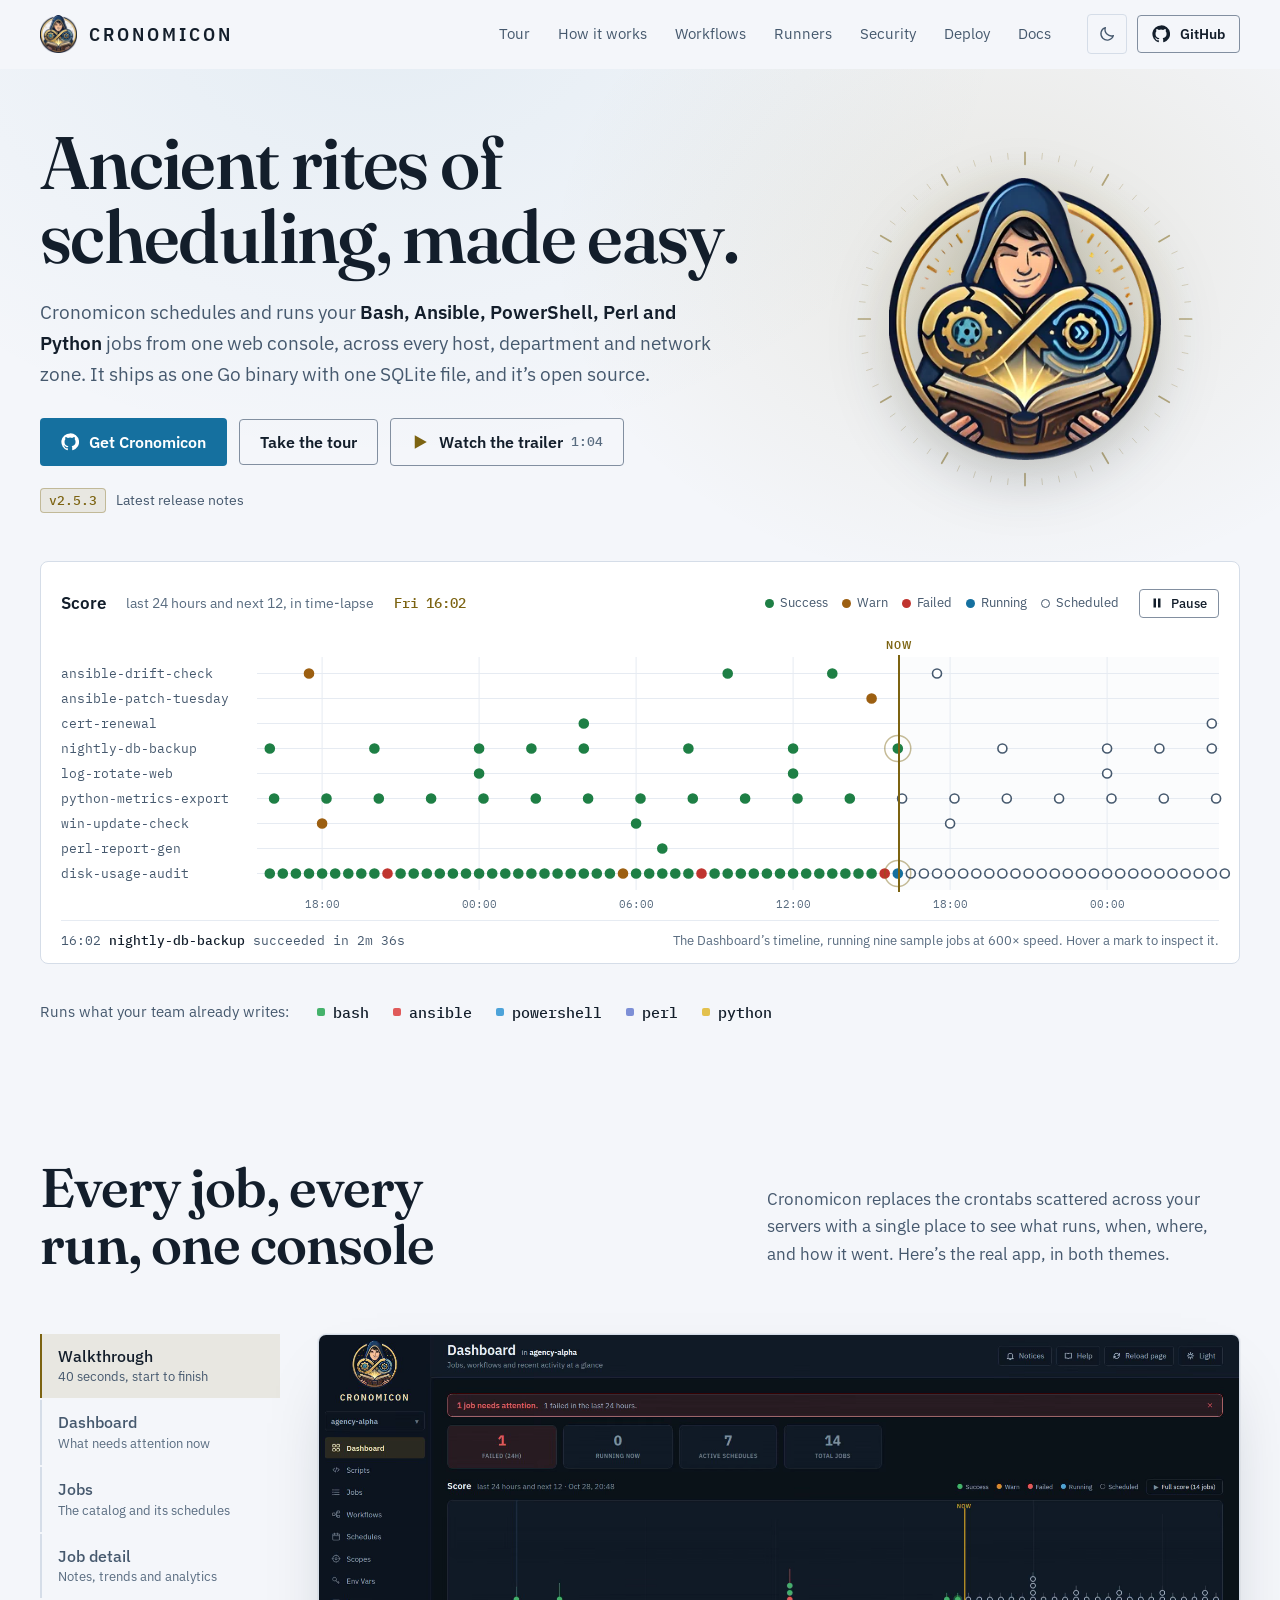
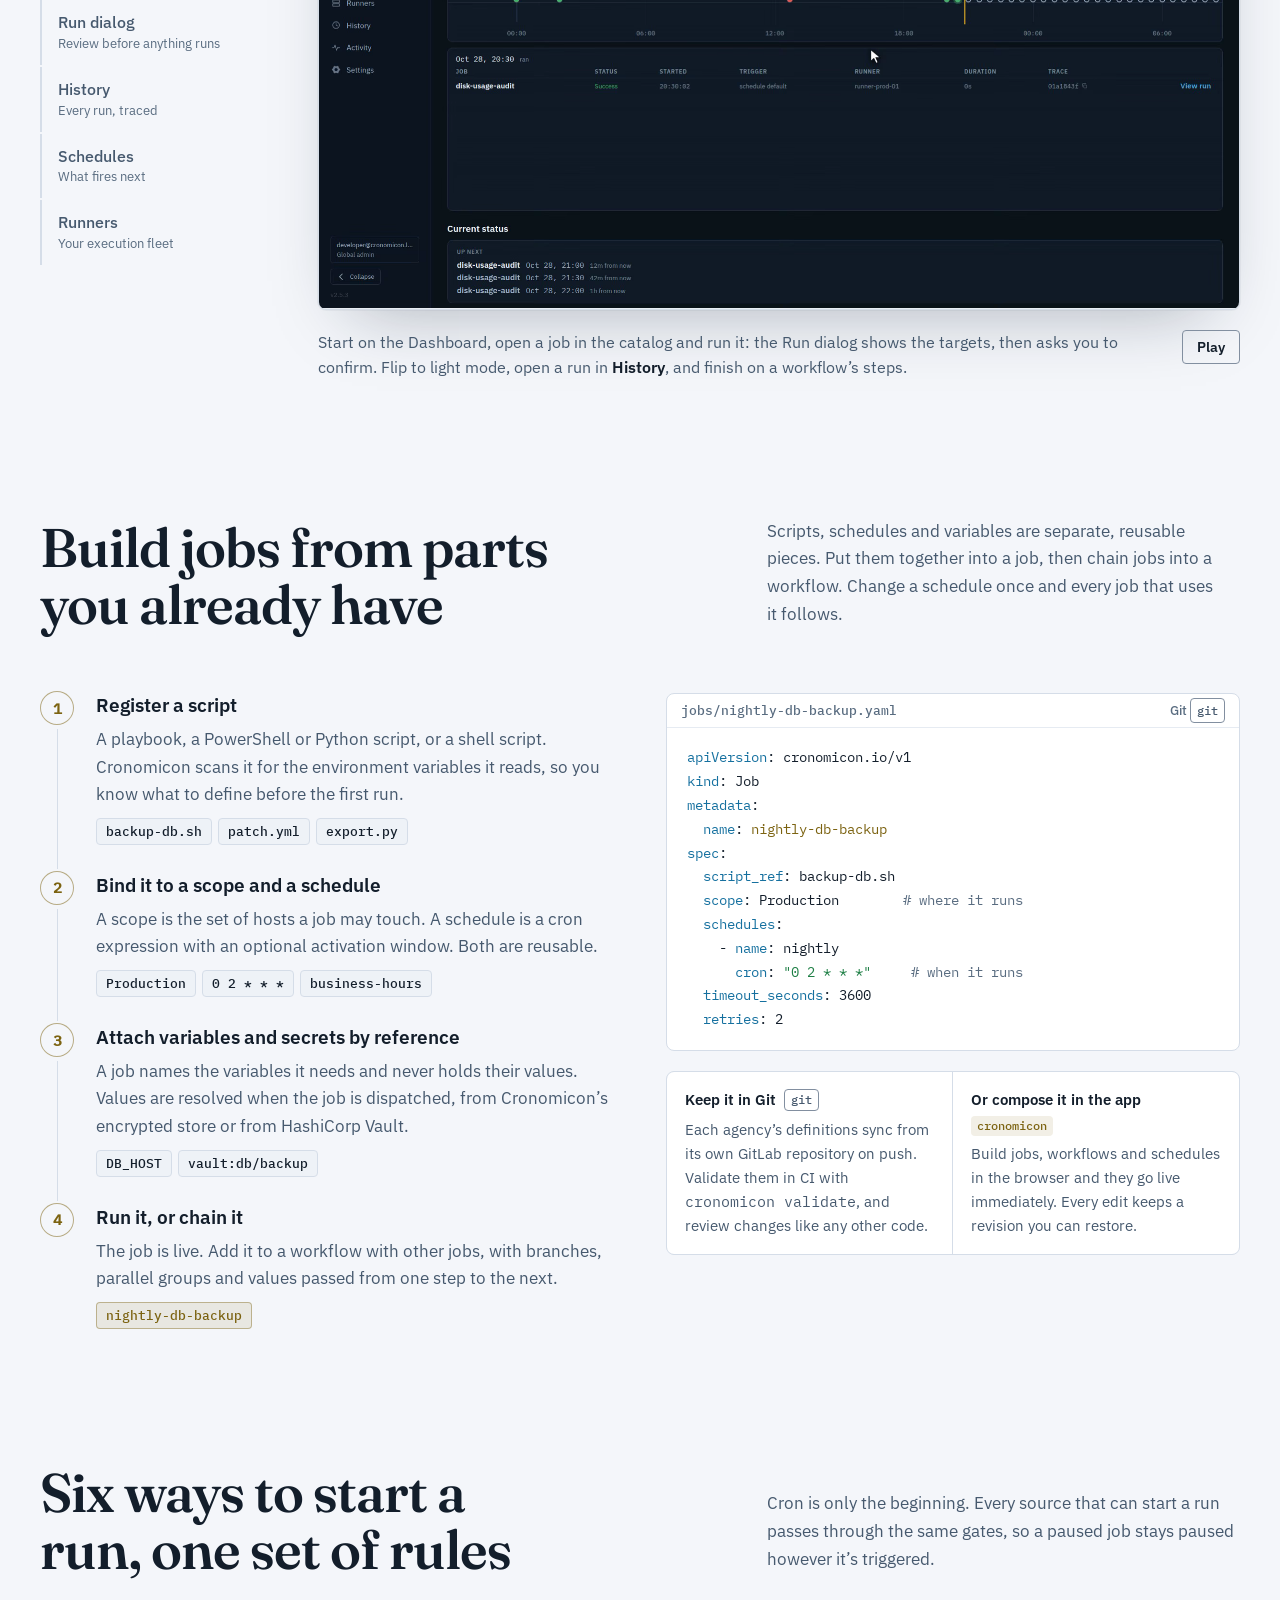
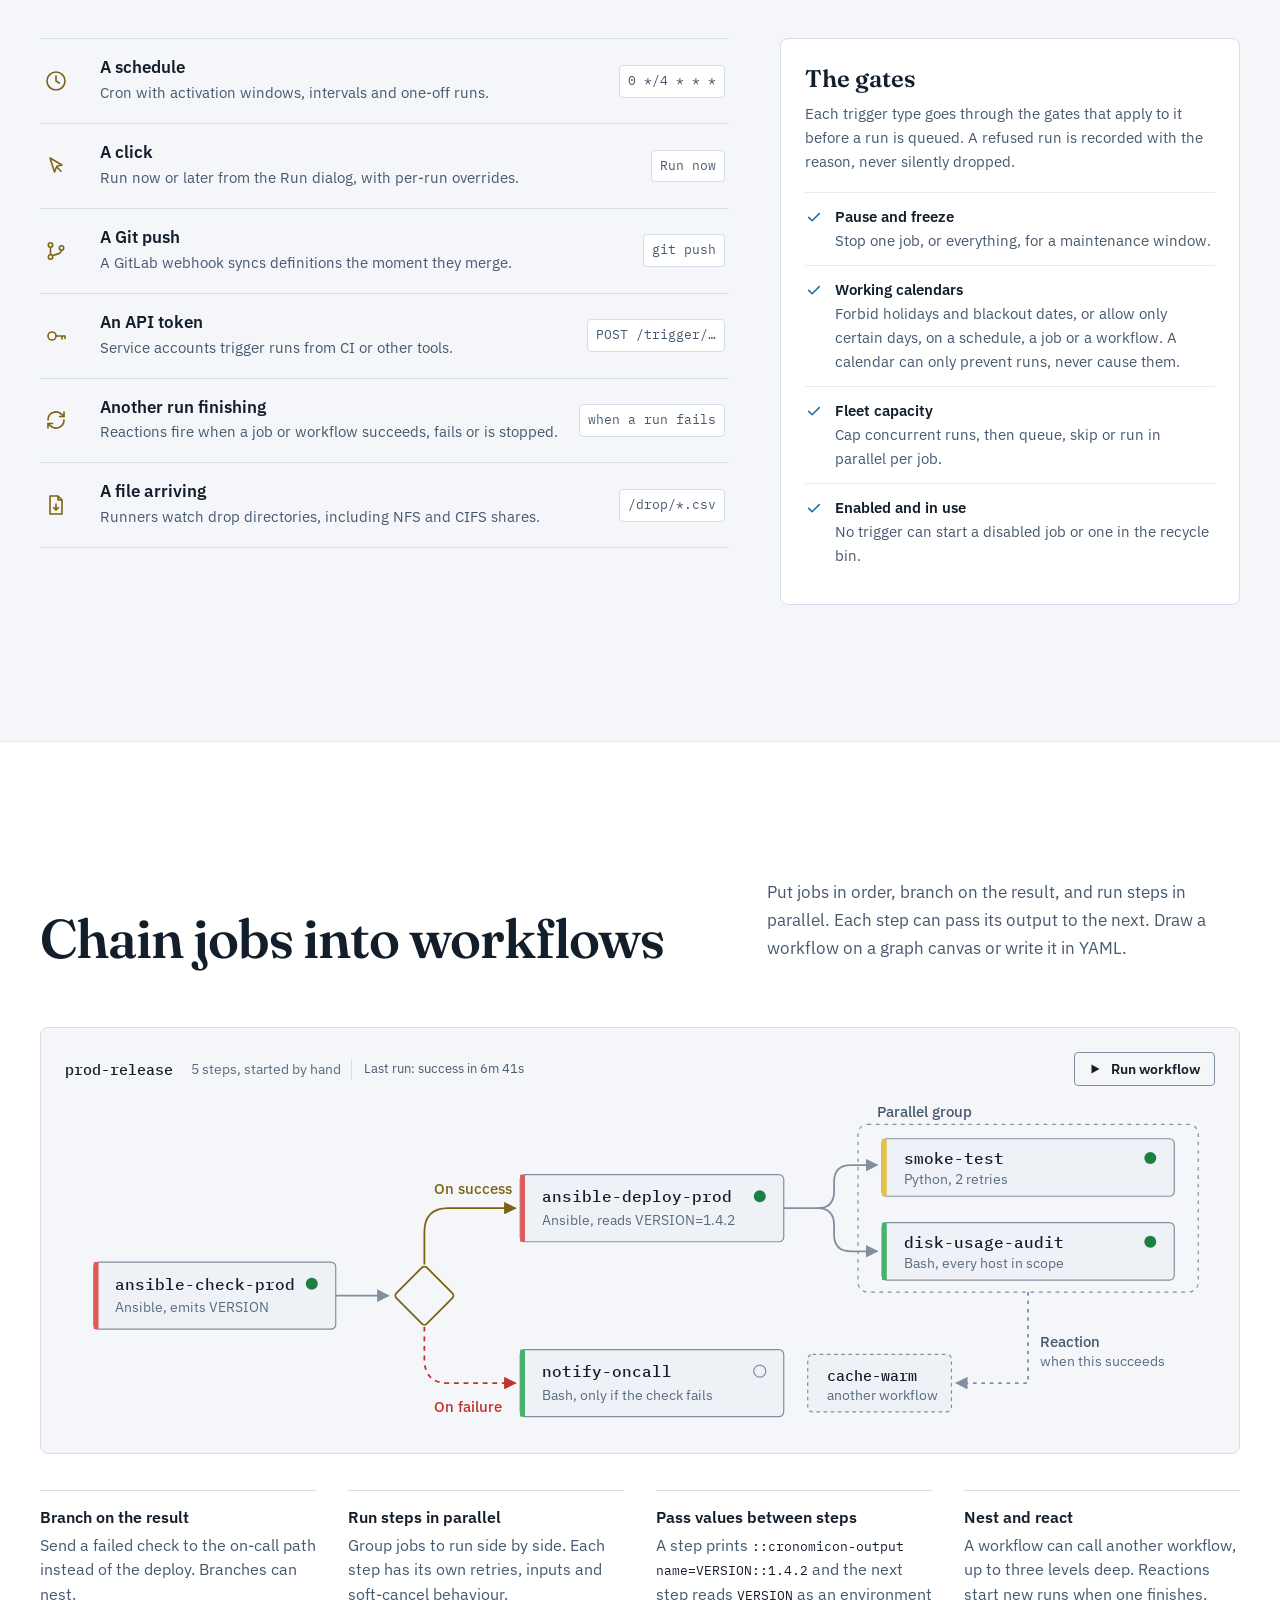
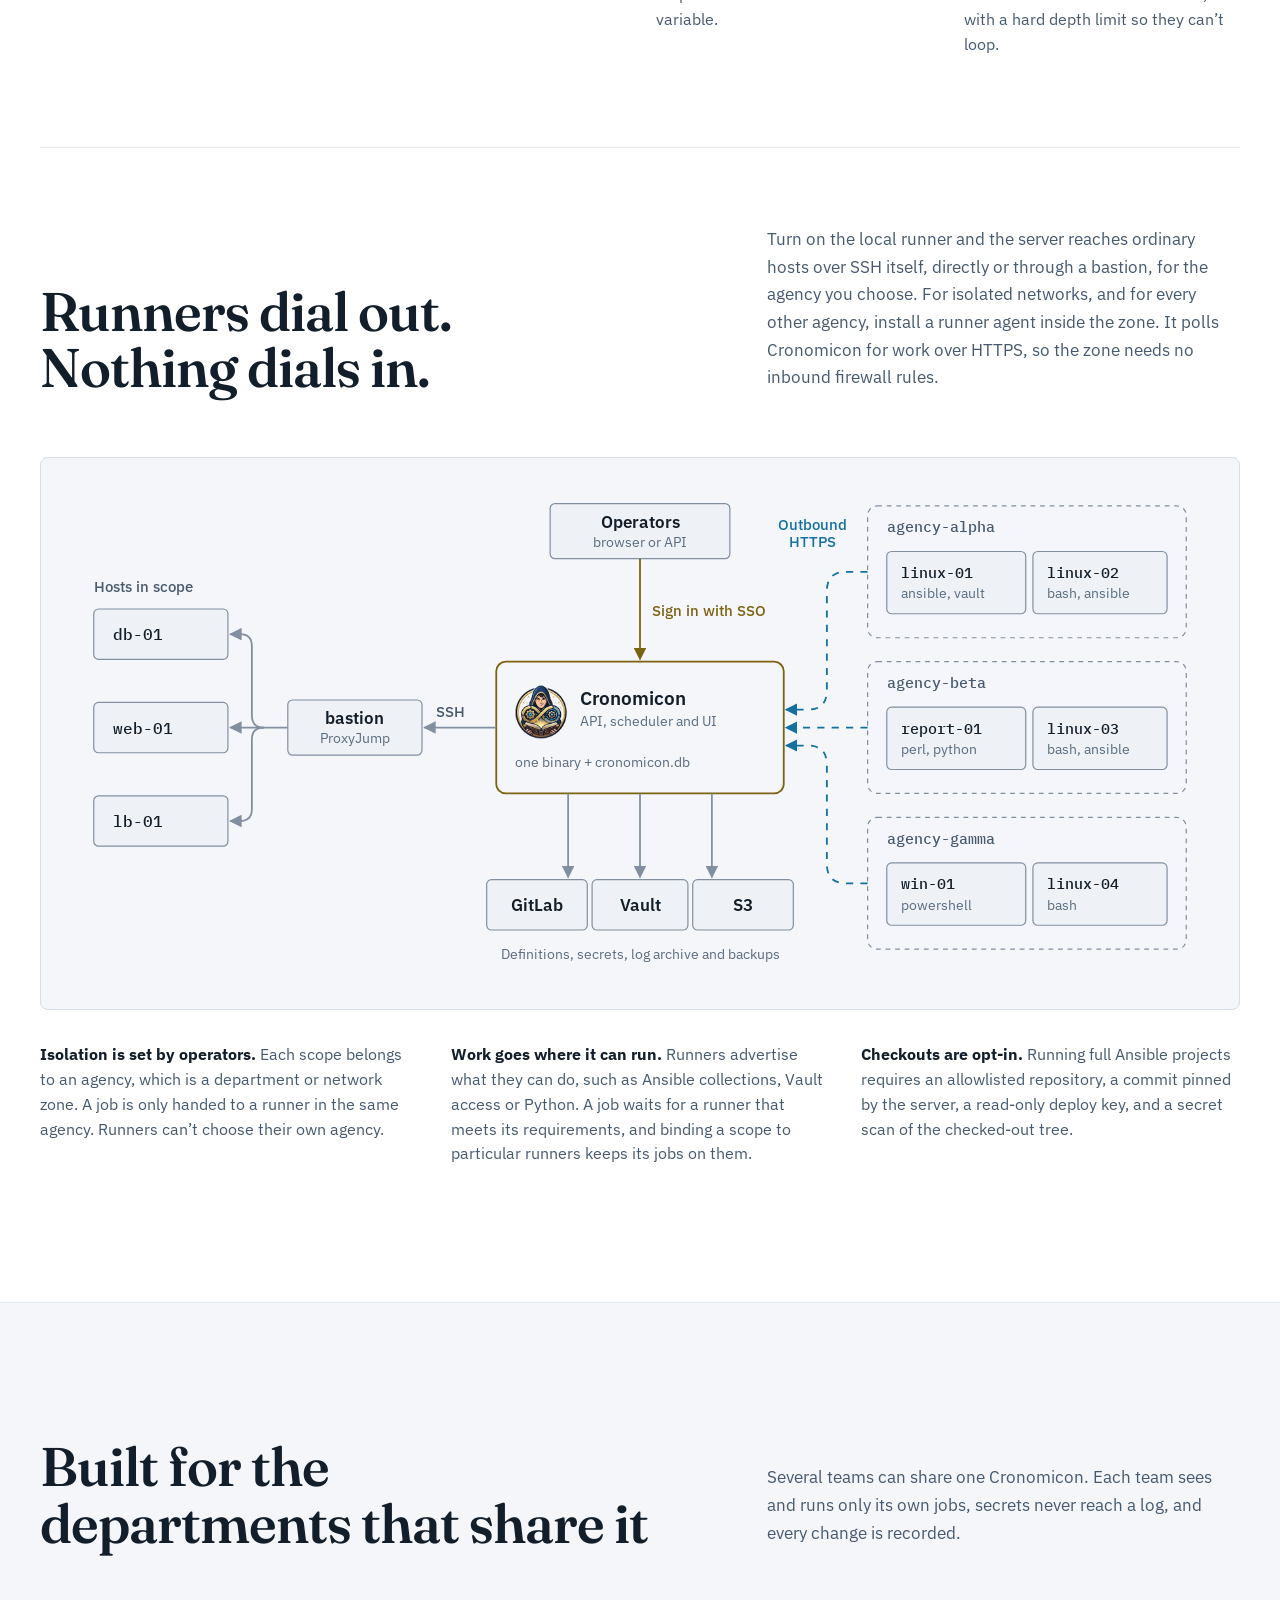
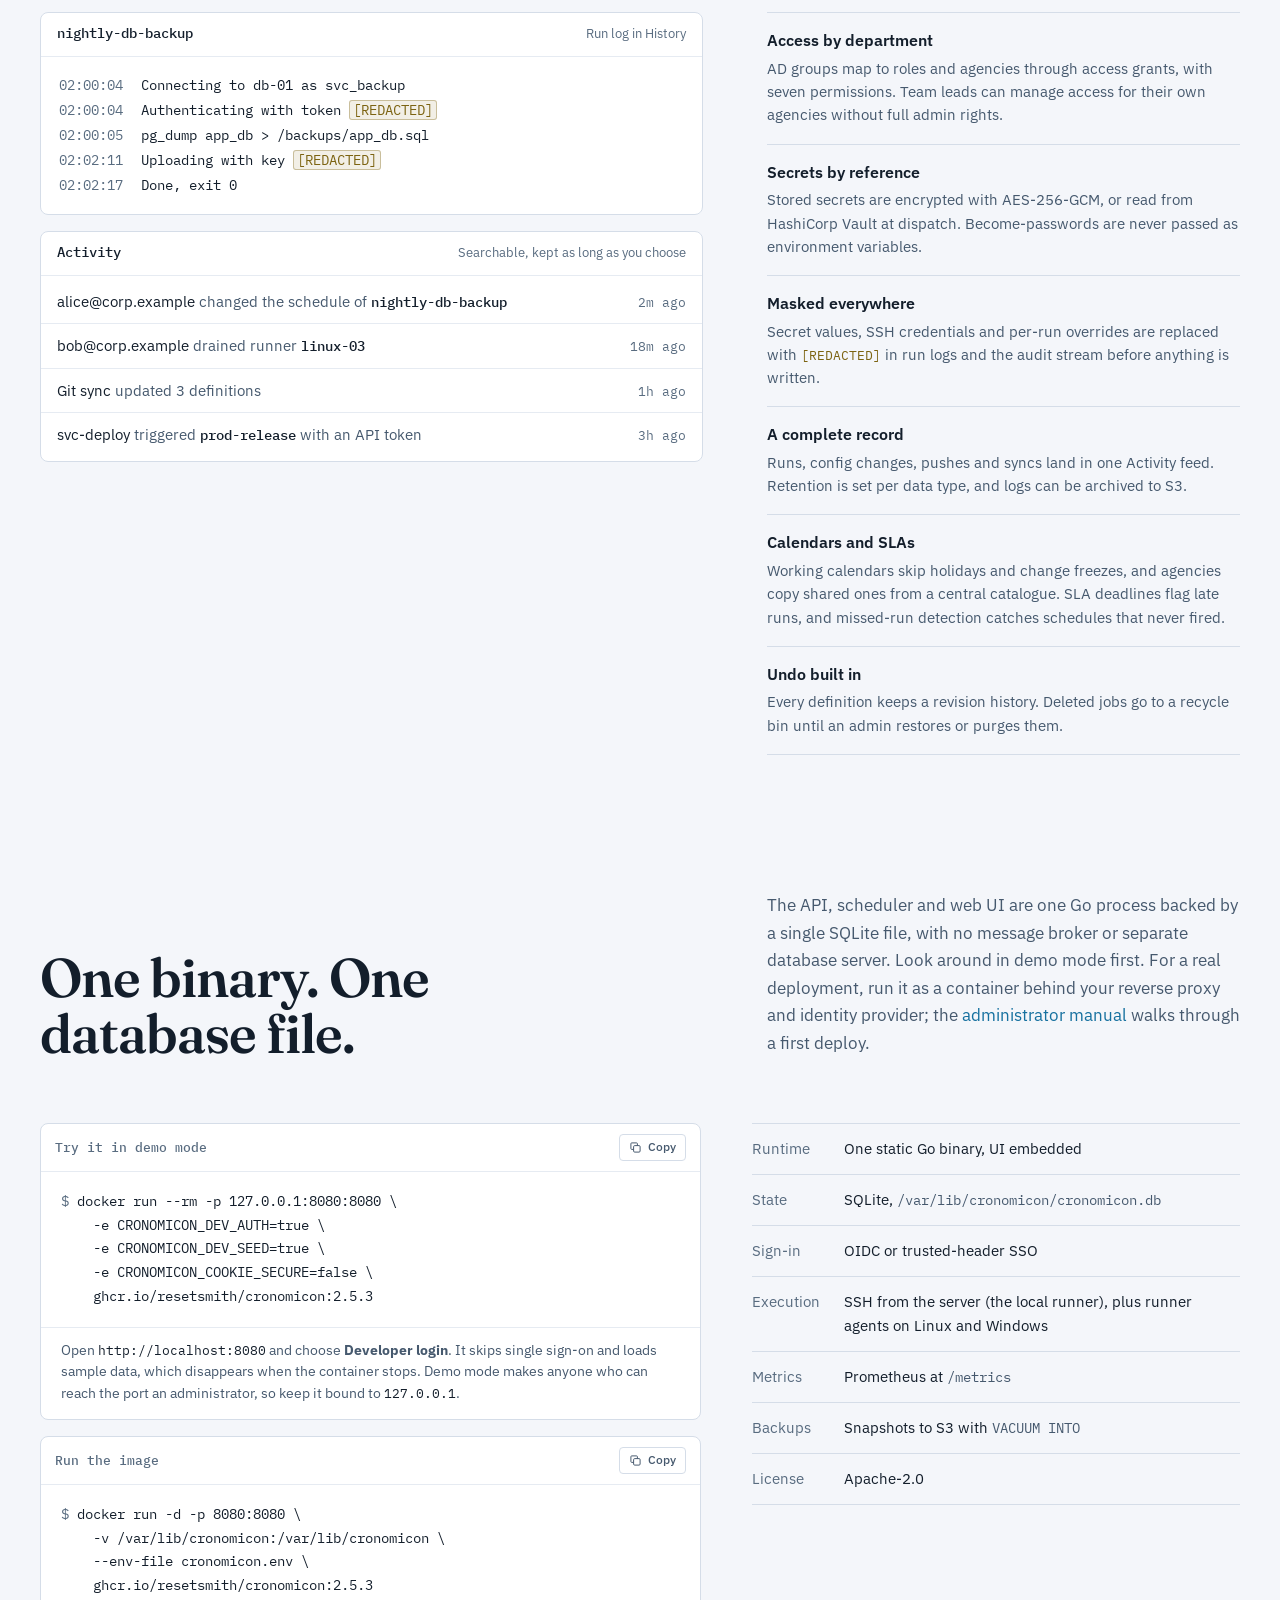
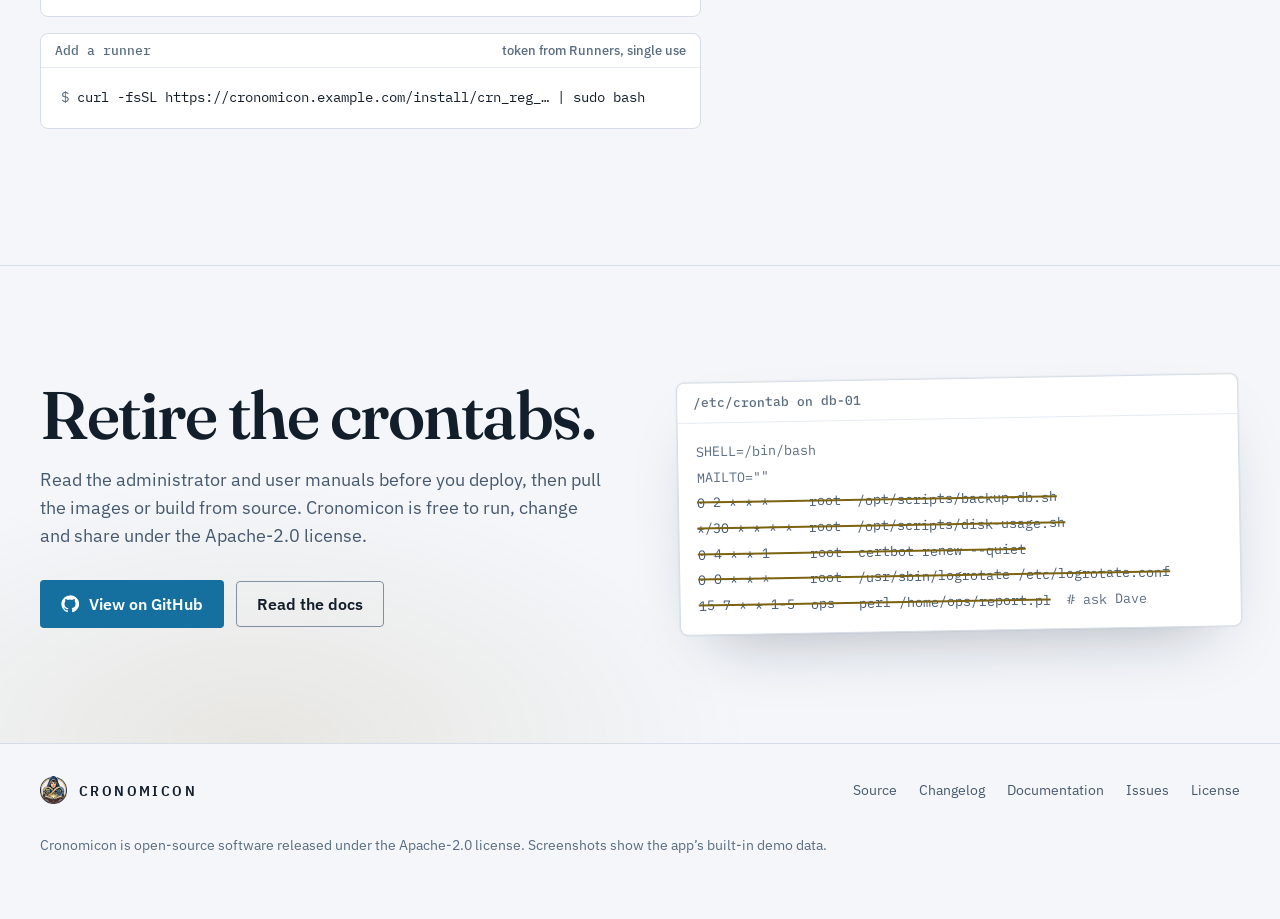
<file: index.html>
<!doctype html>
<html lang="en">
<head>
  <meta charset="utf-8">
  <meta name="viewport" content="width=device-width, initial-scale=1">
  <title>Cronomicon, the script orchestrator</title>
  <meta name="description" content="Cronomicon schedules and runs Bash, Ansible, PowerShell, Perl and Python jobs from one web console, across every host, department and network zone. One Go binary, one SQLite file. Open source, Apache-2.0.">
  <meta name="theme-color" content="#0a1119" media="(prefers-color-scheme: dark)">
  <meta name="theme-color" content="#f4f6fa" media="(prefers-color-scheme: light)">
  <link rel="canonical" href="https://cronomicon.io/">

  <meta property="og:type" content="website">
  <meta property="og:site_name" content="Cronomicon">
  <meta property="og:title" content="Cronomicon: ancient rites of scheduling, made easy">
  <meta property="og:description" content="Schedule and orchestrate Bash, Ansible, PowerShell, Perl and Python jobs from one binary.">
  <meta property="og:url" content="https://cronomicon.io/">
  <meta property="og:image" content="https://cronomicon.io/assets/img/og-image.png">
  <meta property="og:image:width" content="1280">
  <meta property="og:image:height" content="640">
  <meta property="og:image:alt" content="The Cronomicon emblem, a hooded figure holding a glowing book, beside the wordmark">
  <meta property="og:video" content="https://cronomicon.io/assets/media/trailer.mp4">
  <meta property="og:video:type" content="video/mp4">
  <meta property="og:video:width" content="1920">
  <meta property="og:video:height" content="1080">
  <meta name="twitter:card" content="summary_large_image">

  <link rel="icon" href="favicon.ico" sizes="any">
  <link rel="icon" href="assets/img/icon-192.png" type="image/png">
  <link rel="apple-touch-icon" href="apple-touch-icon.png">
  <link rel="manifest" href="site.webmanifest">

  <link rel="preload" href="assets/fonts/fraunces-400-700-latin.woff2" as="font" type="font/woff2" crossorigin>
  <link rel="preload" href="assets/fonts/plex-sans-400-700-latin.woff2" as="font" type="font/woff2" crossorigin>
  <link rel="stylesheet" href="assets/css/site.css">
  <script>
    // Apply a remembered theme before first paint so the page never flashes.
    try { var t = localStorage.getItem("crn-theme"); if (t === "light" || t === "dark") document.documentElement.dataset.theme = t; } catch (e) {}
  </script>

  <!-- analytics:start -->
  <script async src="https://www.googletagmanager.com/gtag/js?id=G-DD4PJF5X7S"></script>
  <script>
    window.dataLayer = window.dataLayer || [];
    function gtag(){dataLayer.push(arguments);}
    gtag("js", new Date());
    gtag("config", "G-DD4PJF5X7S");
  </script>
  <!-- analytics:end -->

  <script type="application/ld+json">
  {"@context":"https://schema.org","@type":"SoftwareApplication","name":"Cronomicon","applicationCategory":"DeveloperApplication","operatingSystem":"Linux, Windows (runners)","softwareVersion":"2.5.3","license":"https://www.apache.org/licenses/LICENSE-2.0","url":"https://cronomicon.io/","codeRepository":"https://github.com/ResetSmith/cronomicon","offers":{"@type":"Offer","price":"0","priceCurrency":"USD"}}
  </script>
  <script type="application/ld+json">
  {"@context":"https://schema.org","@type":"VideoObject","name":"Cronomicon trailer","description":"A one-minute introduction to Cronomicon: scattered crontabs replaced by one console for scripts, schedules, workflows, isolated runners and masked secrets.","thumbnailUrl":"https://cronomicon.io/assets/media/trailer-poster.webp","uploadDate":"2026-09-26","duration":"PT1M4S","contentUrl":"https://cronomicon.io/assets/media/trailer.mp4","embedUrl":"https://cronomicon.io/#trailer"}
  </script>
</head>
<body>
<a class="skip" href="#main">Skip to content</a>

<!-- Inline icon sprite -->
<svg width="0" height="0" style="position:absolute" aria-hidden="true">
  <defs>
    <symbol id="i-github" viewBox="0 0 24 24"><path fill="currentColor" d="M12 .5a11.5 11.5 0 0 0-3.64 22.41c.58.1.79-.25.79-.56v-2c-3.2.7-3.88-1.37-3.88-1.37-.52-1.33-1.28-1.69-1.28-1.69-1.05-.72.08-.7.08-.7 1.16.08 1.77 1.19 1.77 1.19 1.03 1.77 2.7 1.26 3.36.96.1-.75.4-1.26.73-1.55-2.55-.29-5.24-1.28-5.24-5.69 0-1.26.45-2.29 1.19-3.1-.12-.29-.52-1.46.11-3.05 0 0 .97-.31 3.17 1.18a11 11 0 0 1 5.77 0c2.2-1.49 3.17-1.18 3.17-1.18.63 1.59.23 2.76.11 3.05.74.81 1.19 1.84 1.19 3.1 0 4.42-2.7 5.4-5.26 5.68.41.36.78 1.06.78 2.14v3.17c0 .31.21.67.8.56A11.5 11.5 0 0 0 12 .5Z"/></symbol>
    <symbol id="i-sun" viewBox="0 0 24 24" fill="none" stroke="currentColor" stroke-width="1.8" stroke-linecap="round"><circle cx="12" cy="12" r="4.2"/><path d="M12 2v2.2M12 19.8V22M4.2 4.2l1.6 1.6M18.2 18.2l1.6 1.6M2 12h2.2M19.8 12H22M4.2 19.8l1.6-1.6M18.2 5.8l1.6-1.6"/></symbol>
    <symbol id="i-moon" viewBox="0 0 24 24" fill="none" stroke="currentColor" stroke-width="1.8" stroke-linejoin="round"><path d="M20.5 14.2A8.5 8.5 0 0 1 9.8 3.5a8.5 8.5 0 1 0 10.7 10.7Z"/></symbol>
    <symbol id="i-menu" viewBox="0 0 24 24" fill="none" stroke="currentColor" stroke-width="1.8" stroke-linecap="round"><path d="M4 7h16M4 12h16M4 17h16"/></symbol>
    <symbol id="i-copy" viewBox="0 0 24 24" fill="none" stroke="currentColor" stroke-width="1.8"><rect x="8.5" y="8.5" width="12" height="12" rx="2"/><path d="M15.5 8.5V5a1.5 1.5 0 0 0-1.5-1.5H5A1.5 1.5 0 0 0 3.5 5v9A1.5 1.5 0 0 0 5 15.5h3.5"/></symbol>
    <symbol id="i-play" viewBox="0 0 12 12"><path fill="currentColor" d="M2.5 1.5v9l8-4.5z"/></symbol>
    <symbol id="i-close" viewBox="0 0 24 24" fill="none" stroke="currentColor" stroke-width="1.8" stroke-linecap="round"><path d="M6 6l12 12M18 6 6 18"/></symbol>
    <symbol id="i-pause" viewBox="0 0 12 12"><path fill="currentColor" d="M2.5 1.5h2.5v9H2.5zM7 1.5h2.5v9H7z"/></symbol>
    <symbol id="i-check" viewBox="0 0 24 24" fill="none" stroke="currentColor" stroke-width="2" stroke-linecap="round" stroke-linejoin="round"><path d="m5 12.5 4.5 4.5L19 7.5"/></symbol>
    <!-- origins -->
    <symbol id="o-cron" viewBox="0 0 24 24" fill="none" stroke="currentColor" stroke-width="1.6" stroke-linecap="round"><circle cx="12" cy="12" r="9"/><path d="M12 7v5l3.5 2"/></symbol>
    <symbol id="o-click" viewBox="0 0 24 24" fill="none" stroke="currentColor" stroke-width="1.6" stroke-linejoin="round"><path d="m6 4 12 7-5.2 1.3L10.5 18Z"/><path d="M13 13.3l4 4" stroke-linecap="round"/></symbol>
    <symbol id="o-git" viewBox="0 0 24 24" fill="none" stroke="currentColor" stroke-width="1.6"><circle cx="6.5" cy="6" r="2.2"/><circle cx="6.5" cy="18" r="2.2"/><circle cx="17.5" cy="9" r="2.2"/><path d="M6.5 8.2v7.6M17.5 11.2c0 3-3 3.6-9.4 5.4"/></symbol>
    <symbol id="o-token" viewBox="0 0 24 24" fill="none" stroke="currentColor" stroke-width="1.6" stroke-linecap="round"><circle cx="8" cy="12" r="4"/><path d="M12 12h9M18 12v3M21 12v2.5"/></symbol>
    <symbol id="o-react" viewBox="0 0 24 24" fill="none" stroke="currentColor" stroke-width="1.6" stroke-linecap="round" stroke-linejoin="round"><path d="M4 12a8 8 0 0 1 13.7-5.6L20 8.5"/><path d="M20 4v4.5h-4.5"/><path d="M20 12a8 8 0 0 1-13.7 5.6L4 15.5"/><path d="M4 20v-4.5h4.5"/></symbol>
    <symbol id="o-file" viewBox="0 0 24 24" fill="none" stroke="currentColor" stroke-width="1.6" stroke-linejoin="round"><path d="M6 3h8l4 4v14H6Z"/><path d="M14 3v4h4"/><path d="M12 11v6M9.5 14.5 12 17l2.5-2.5" stroke-linecap="round"/></symbol>
    <symbol id="g-shield" viewBox="0 0 24 24" fill="none" stroke="currentColor" stroke-width="1.6" stroke-linejoin="round"><path d="M12 3 4.5 6v5.5c0 4.6 3.1 8.1 7.5 9.5 4.4-1.4 7.5-4.9 7.5-9.5V6Z"/></symbol>
    <!-- governance -->
    <symbol id="v-agency" viewBox="0 0 24 24" fill="none" stroke="currentColor" stroke-width="1.6" stroke-linejoin="round"><rect x="3" y="3" width="8" height="8" rx="1"/><rect x="13" y="3" width="8" height="8" rx="1"/><rect x="3" y="13" width="8" height="8" rx="1"/><rect x="13" y="13" width="8" height="8" rx="1" stroke-dasharray="2 2"/></symbol>
    <symbol id="v-key" viewBox="0 0 24 24" fill="none" stroke="currentColor" stroke-width="1.6" stroke-linecap="round"><circle cx="8" cy="15" r="4.5"/><path d="m11.2 11.8 8.3-8.3M16.5 6.5l2.5 2.5M14 9l2 2"/></symbol>
    <symbol id="v-mask" viewBox="0 0 24 24" fill="none" stroke="currentColor" stroke-width="1.6" stroke-linecap="round"><path d="M3 6h9M3 12h4M3 18h11"/><rect x="9" y="10" width="12" height="4" rx="1" fill="currentColor" stroke="none" opacity=".85"/></symbol>
    <symbol id="v-log" viewBox="0 0 24 24" fill="none" stroke="currentColor" stroke-width="1.6" stroke-linecap="round" stroke-linejoin="round"><path d="M5 3h11l3 3v15H5Z"/><path d="M8.5 9h7M8.5 13h7M8.5 17h4"/></symbol>
    <symbol id="v-cal" viewBox="0 0 24 24" fill="none" stroke="currentColor" stroke-width="1.6" stroke-linecap="round"><rect x="3.5" y="5" width="17" height="15.5" rx="1.5"/><path d="M3.5 9.5h17M8 3v4M16 3v4M9.5 13.5l5 5M14.5 13.5l-5 5"/></symbol>
    <symbol id="v-bin" viewBox="0 0 24 24" fill="none" stroke="currentColor" stroke-width="1.6" stroke-linecap="round" stroke-linejoin="round"><path d="M4 6.5h16M9 6.5V4h6v2.5M6 6.5l1 14h10l1-14"/><path d="M12 10.5v6M9.5 13 12 10.5l2.5 2.5"/></symbol>
  </defs>
</svg>

<header class="site-header" id="top">
  <div class="wrap nav">
    <a class="brand" href="#top" aria-label="Cronomicon home">
      <img src="assets/img/emblem-80.webp" srcset="assets/img/emblem-80.webp 80w, assets/img/emblem-160.webp 160w" sizes="37px" alt="" width="37" height="38">
      <span class="wordmark">CRONOMICON</span>
    </a>
    <ul class="nav-links" id="nav-links">
      <li><a href="#tour">Tour</a></li>
      <li><a href="#compose">How it works</a></li>
      <li><a href="#workflows">Workflows</a></li>
      <li><a href="#runners">Runners</a></li>
      <li><a href="#governance">Security</a></li>
      <li><a href="#deploy">Deploy</a></li>
      <li><a href="docs/">Docs</a></li>
    </ul>
    <div class="nav-actions">
      <button class="icon-btn theme-toggle" type="button" id="theme-toggle" aria-label="Switch colour theme">
        <svg class="sun"><use href="#i-sun"/></svg><svg class="moon"><use href="#i-moon"/></svg>
      </button>
      <a class="btn btn-ghost btn-sm" href="https://github.com/ResetSmith/cronomicon"><svg><use href="#i-github"/></svg>GitHub</a>
      <button class="icon-btn menu-btn" type="button" id="menu-btn" aria-label="Open menu" aria-expanded="false" aria-controls="nav-links"><svg><use href="#i-menu"/></svg></button>
    </div>
  </div>
</header>

<main id="main">

<!-- ============ Hero ============ -->
<section class="hero">
  <div class="wrap">
    <div class="hero-grid">
      <div>
        <h1>Ancient rites of scheduling, made easy.</h1>
        <p class="lede">Cronomicon schedules and runs your <strong>Bash, Ansible, PowerShell, Perl and Python</strong> jobs from one web console, across every host, department and network zone. It ships as one Go binary with one SQLite file, and it’s open source.</p>
        <div class="cta-row">
          <a class="btn btn-primary" href="https://github.com/ResetSmith/cronomicon"><svg><use href="#i-github"/></svg>Get Cronomicon</a>
          <a class="btn btn-ghost" href="#tour">Take the tour</a>
          <button class="btn btn-ghost" type="button" id="trailer-open" aria-haspopup="dialog" aria-controls="trailer"><svg><use href="#i-play"/></svg>Watch the trailer<span class="btn-meta">1:04</span></button>
        </div>
        <a class="release-link" href="https://github.com/ResetSmith/cronomicon/releases/latest"><span class="tag">v2.5.3</span>Latest release notes</a>
      </div>
      <div class="hero-emblem">
        <svg class="bezel" viewBox="0 0 400 400" aria-hidden="true" id="bezel"></svg>
        <img src="assets/img/emblem-480.webp" srcset="assets/img/emblem-320.webp 320w, assets/img/emblem-480.webp 480w, assets/img/emblem-640.webp 640w" sizes="(max-width: 820px) 120px, 272px" alt="The Cronomicon emblem: a hooded figure reading a glowing book, framed by gears and an infinity loop" width="618" height="640" fetchpriority="high">
      </div>
    </div>

    <div class="score-stage">
      <figure class="score" id="score" aria-labelledby="score-title" style="margin:0">
        <div class="score-head">
          <h2 class="score-title" id="score-title">Score</h2>
          <span class="score-sub">last 24 hours and next 12, in time-lapse</span>
          <span class="score-clock" id="score-clock" aria-hidden="true"></span>
          <ul class="score-legend" aria-hidden="true">
            <li><span class="dot success"></span>Success</li>
            <li><span class="dot warn"></span>Warn</li>
            <li><span class="dot failed"></span>Failed</li>
            <li><span class="dot running"></span>Running</li>
            <li><span class="dot scheduled"></span>Scheduled</li>
          </ul>
          <button class="score-ctl" type="button" id="score-toggle" aria-pressed="false">
            <svg class="i-pause"><use href="#i-pause"/></svg><svg class="i-play"><use href="#i-play"/></svg><span>Pause</span>
          </button>
        </div>
        <div class="score-canvas" id="score-canvas">
          <svg id="score-svg" role="img" aria-label="Timeline of scheduled job runs. Past runs are filled dots coloured by result; upcoming runs are hollow rings to the right of the gold 'now' line."></svg>
          <div class="score-tip" id="score-tip" role="presentation"></div>
        </div>
        <figcaption class="score-foot">
          <span class="ticker" id="ticker" aria-hidden="true">&nbsp;</span>
          <span>The Dashboard’s timeline, running nine sample jobs at 600× speed. Hover a mark to inspect it.</span>
        </figcaption>
      </figure>
    </div>

    <div class="langs">
      <span>Runs what your team already writes:</span>
      <ul>
        <li class="lang" style="--c:#45b26b"><i></i>bash</li>
        <li class="lang" style="--c:#e05a5a"><i></i>ansible</li>
        <li class="lang" style="--c:#4da3d9"><i></i>powershell</li>
        <li class="lang" style="--c:#7d8fd6"><i></i>perl</li>
        <li class="lang" style="--c:#e3c14d"><i></i>python</li>
      </ul>
    </div>
  </div>
</section>

<!-- ============ Tour ============ -->
<section class="band" id="tour" aria-labelledby="tour-h">
  <div class="wrap">
    <div class="band-head">
      <h2 id="tour-h">Every job, every run, one console</h2>
      <p>Cronomicon replaces the crontabs scattered across your servers with a single place to see what runs, when, where, and how it went. Here’s the real app, in both themes.</p>
    </div>

    <div class="tour">
      <div class="tour-tabs" role="tablist" aria-label="Product tour" aria-orientation="vertical">
        <button class="tour-tab" role="tab" id="tab-walk" aria-controls="panel-walk" aria-selected="true">Walkthrough<small>40 seconds, start to finish</small></button>
        <button class="tour-tab" role="tab" id="tab-dash" aria-controls="panel-dash" aria-selected="false" tabindex="-1">Dashboard<small>What needs attention now</small></button>
        <button class="tour-tab" role="tab" id="tab-jobs" aria-controls="panel-jobs" aria-selected="false" tabindex="-1">Jobs<small>The catalog and its schedules</small></button>
        <button class="tour-tab" role="tab" id="tab-detail" aria-controls="panel-detail" aria-selected="false" tabindex="-1">Job detail<small>Notes, trends and analytics</small></button>
        <button class="tour-tab" role="tab" id="tab-run" aria-controls="panel-run" aria-selected="false" tabindex="-1">Run dialog<small>Review before anything runs</small></button>
        <button class="tour-tab" role="tab" id="tab-hist" aria-controls="panel-hist" aria-selected="false" tabindex="-1">History<small>Every run, traced</small></button>
        <button class="tour-tab" role="tab" id="tab-sched" aria-controls="panel-sched" aria-selected="false" tabindex="-1">Schedules<small>What fires next</small></button>
        <button class="tour-tab" role="tab" id="tab-run2" aria-controls="panel-runners" aria-selected="false" tabindex="-1">Runners<small>Your execution fleet</small></button>
      </div>

      <div>
        <div class="tour-panel" role="tabpanel" id="panel-walk" aria-labelledby="tab-walk">
          <div class="frame">
            <video id="walk-video" muted loop playsinline preload="metadata" poster="assets/media/walkthrough-poster.webp" aria-label="Screen recording in dark mode: the Dashboard, the Jobs catalog, a run started and confirmed from the Run dialog, a switch to light mode, a run expanded in History, and a workflow’s steps">
              <source src="assets/media/walkthrough.webm" type="video/webm">
              <source src="assets/media/walkthrough.mp4" type="video/mp4">
            </video>
          </div>
          <div class="tour-caption">
            <p>Start on the Dashboard, open a job in the catalog and run it: the Run dialog shows the targets, then asks you to confirm. Flip to light mode, open a run in <strong>History</strong>, and finish on a workflow’s steps.</p>
            <button class="btn btn-ghost btn-sm" type="button" id="walk-toggle" aria-pressed="false">Play</button>
          </div>
        </div>

        <div class="tour-panel" role="tabpanel" id="panel-dash" aria-labelledby="tab-dash" hidden>
          <div class="frame has-spots">
            <img class="only-dark" loading="lazy" src="assets/img/shots/dashboard-dark.webp" width="2400" height="1500" alt="Cronomicon Dashboard in dark mode: an attention banner reporting a failed job, stat tiles, and the Score timeline with past runs and upcoming fires">
            <img class="only-light" loading="lazy" src="assets/img/shots/dashboard-light.webp" width="2400" height="1500" alt="Cronomicon Dashboard in light mode: an attention banner reporting a failed job, stat tiles, and the Score timeline with past runs and upcoming fires">
            <div class="spot-box" aria-hidden="true"></div>
            <button class="spot" type="button" style="--x:14.6%;--y:11%;--w:81.5%;--h:3%" aria-describedby="dash-p1">1</button>
            <button class="spot" type="button" style="--x:13.6%;--y:15.3%;--w:48%;--h:8.7%;--ax:61.6%" aria-describedby="dash-p2">2</button>
            <button class="spot" type="button" style="--x:13.6%;--y:24.7%;--w:85.1%;--h:29.4%" aria-describedby="dash-p3">3</button>
            <button class="spot" type="button" style="--x:13.6%;--y:87.4%;--w:85.1%;--h:12%" aria-describedby="dash-p4">4</button>
          </div>
          <div class="tour-caption">
            <p>The <strong>Dashboard</strong> opens with what needs you.</p>
            <ol class="tour-points">
              <li id="dash-p1"><strong>Attention banner.</strong> Failures and warnings from the last 24 hours, in one line.</li>
              <li id="dash-p2"><strong>Stat tiles.</strong> Failed, running, active schedules and total jobs at a glance.</li>
              <li id="dash-p3"><strong>The Score.</strong> The day behind you and the twelve hours ahead, on one timeline.</li>
              <li id="dash-p4"><strong>Up next.</strong> The next three fires, and how long until each.</li>
            </ol>
          </div>
        </div>

        <div class="tour-panel" role="tabpanel" id="panel-jobs" aria-labelledby="tab-jobs" hidden>
          <div class="frame has-spots">
            <img class="only-dark" loading="lazy" src="assets/img/shots/jobs-dark.webp" width="2400" height="1500" alt="Jobs catalog in dark mode listing fourteen jobs with type, scope, agency, host, cron schedule, tags, status and source">
            <img class="only-light" loading="lazy" src="assets/img/shots/jobs-light.webp" width="2400" height="1500" alt="Jobs catalog in light mode listing fourteen jobs with type, scope, agency, host, cron schedule, tags, status and source">
            <div class="spot-box" aria-hidden="true"></div>
            <button class="spot" type="button" style="--x:13.6%;--y:9.9%;--w:30.5%;--h:5.1%;--ax:44.1%" aria-describedby="jobs-p1">1</button>
            <button class="spot" type="button" style="--x:15.8%;--y:15.9%;--w:40.3%;--h:3.8%" aria-describedby="jobs-p2">2</button>
            <button class="spot" type="button" style="--x:24.4%;--y:20.8%;--w:22.5%;--h:79.2%" aria-describedby="jobs-p3">3</button>
            <button class="spot" type="button" style="--x:46.2%;--y:20.8%;--w:9.2%;--h:79.2%" aria-describedby="jobs-p4">4</button>
            <button class="spot" type="button" style="--x:71.7%;--y:20.8%;--w:7.3%;--h:79.2%" aria-describedby="jobs-p5">5</button>
          </div>
          <div class="tour-caption">
            <p>The <strong>Jobs</strong> catalog holds every job, and turns into a folder tree when the list gets long.</p>
            <ol class="tour-points">
              <li id="jobs-p1"><strong>Status tabs.</strong> Jump straight to what’s running, failed or paused.</li>
              <li id="jobs-p2"><strong>Filters.</strong> Search, filter by type or tag, and choose your columns.</li>
              <li id="jobs-p3"><strong>Where it runs.</strong> Type, scope, owning agency and host pin for each job.</li>
              <li id="jobs-p4"><strong>Schedule.</strong> The cron expression, or manual.</li>
              <li id="jobs-p5"><strong>Status.</strong> Each job’s current state and last result.</li>
            </ol>
          </div>
        </div>

        <div class="tour-panel" role="tabpanel" id="panel-detail" aria-labelledby="tab-detail" hidden>
          <div class="frame has-spots">
            <img class="only-dark" loading="lazy" src="assets/img/shots/job-detail-dark.webp" width="2400" height="1500" alt="An expanded critical job in dark mode showing its on-call contact and notes, a duration trend, success rate, median and p95 duration, and recent runs">
            <img class="only-light" loading="lazy" src="assets/img/shots/job-detail-light.webp" width="2400" height="1500" alt="An expanded critical job in light mode showing its on-call contact and notes, a duration trend, success rate, median and p95 duration, and recent runs">
            <div class="spot-box" aria-hidden="true"></div>
            <button class="spot" type="button" style="--x:14.7%;--y:35.4%;--w:82.8%;--h:19.1%;--ax:96%" aria-describedby="detail-p1">1</button>
            <button class="spot" type="button" style="--x:56.9%;--y:55.3%;--w:40.6%;--h:5.8%;--ax:97.5%" aria-describedby="detail-p2">2</button>
            <button class="spot" type="button" style="--x:89.2%;--y:65.5%;--w:8.3%;--h:3.4%" aria-describedby="detail-p3">3</button>
            <button class="spot" type="button" style="--x:56.9%;--y:68.5%;--w:40.6%;--h:13.4%;--ax:77.2%" aria-describedby="detail-p4">4</button>
            <button class="spot" type="button" style="--x:56.9%;--y:82.9%;--w:40.6%;--h:17.1%" aria-describedby="detail-p5">5</button>
          </div>
          <div class="tour-caption">
            <p>Expand any job to see how it has been doing, and what the next person needs to know.</p>
            <ol class="tour-points">
              <li id="detail-p1"><strong>Notes, contact, critical flag.</strong> They stay attached to the job, so the next person sees them before they press Run.</li>
              <li id="detail-p2"><strong>Duration trend.</strong> Spot a job that is getting slower.</li>
              <li id="detail-p3"><strong>7, 30 or 90 days.</strong> Pick the window the analytics cover.</li>
              <li id="detail-p4"><strong>Analytics.</strong> Success rate, failures, median and p95, plus late and missed fires.</li>
              <li id="detail-p5"><strong>Recent runs.</strong> Each with its trace ID, result, duration, exit code and who ran it.</li>
            </ol>
          </div>
        </div>

        <div class="tour-panel" role="tabpanel" id="panel-run" aria-labelledby="tab-run" hidden>
          <div class="frame has-spots">
            <img class="only-dark" loading="lazy" src="assets/img/shots/run-dialog-dark.webp" width="2400" height="1500" alt="The Run dialog in dark mode with Inputs, Targets, Method, Timing and Advanced sections and a This run summary rail">
            <img class="only-light" loading="lazy" src="assets/img/shots/run-dialog-light.webp" width="2400" height="1500" alt="The Run dialog in light mode with Inputs, Targets, Method, Timing and Advanced sections and a This run summary rail">
            <div class="spot-box" aria-hidden="true"></div>
            <button class="spot" type="button" style="--x:20.9%;--y:32.5%;--w:36.9%;--h:25.6%" aria-describedby="run-p1">1</button>
            <button class="spot" type="button" style="--x:20.9%;--y:48.4%;--w:36.9%;--h:5.1%;--ax:57.8%" aria-describedby="run-p2">2</button>
            <button class="spot" type="button" style="--x:60.9%;--y:32.5%;--w:18.2%;--h:35.5%;--ax:79.1%" aria-describedby="run-p3">3</button>
            <button class="spot" type="button" style="--x:74%;--y:68.2%;--w:5%;--h:3.8%" aria-describedby="run-p4">4</button>
          </div>
          <div class="tour-caption">
            <p>Every ad-hoc run goes through the <strong>Run dialog</strong>.</p>
            <ol class="tour-points">
              <li id="run-p1"><strong>Five sections.</strong> Inputs, target hosts, where it will run, timing, and advanced overrides.</li>
              <li id="run-p2"><strong>Timing.</strong> Run now, or defer the run to a later time.</li>
              <li id="run-p3"><strong>This run.</strong> Exactly what will run, before you confirm.</li>
              <li id="run-p4"><strong>Confirm.</strong> Nothing runs until you press Run now.</li>
            </ol>
          </div>
        </div>

        <div class="tour-panel" role="tabpanel" id="panel-hist" aria-labelledby="tab-hist" hidden>
          <div class="frame has-spots">
            <img class="only-dark" loading="lazy" src="assets/img/shots/history-drawer-dark.webp" width="2400" height="1500" alt="History in dark mode searched to one job, with a run expanded to show trace ID, result, exit code, duration, trigger, schedule, scope and its redacted log">
            <img class="only-light" loading="lazy" src="assets/img/shots/history-drawer-light.webp" width="2400" height="1500" alt="History in light mode searched to one job, with a run expanded to show trace ID, result, exit code, duration, trigger, schedule, scope and its redacted log">
            <div class="spot-box" aria-hidden="true"></div>
            <button class="spot" type="button" style="--x:13.6%;--y:9.9%;--w:38.9%;--h:4.7%;--ax:52.5%" aria-describedby="hist-p1">1</button>
            <button class="spot" type="button" style="--x:15.8%;--y:15.3%;--w:82.9%;--h:3.8%" aria-describedby="hist-p2">2</button>
            <button class="spot" type="button" style="--x:14.4%;--y:39.3%;--w:83.3%;--h:20.9%" aria-describedby="hist-p3">3</button>
            <button class="spot" type="button" style="--x:14.4%;--y:79.7%;--w:83.3%;--h:20.3%" aria-describedby="hist-p4">4</button>
          </div>
          <div class="tour-caption">
            <p><strong>History</strong> records every run. Logs tail live while a job runs, and old logs can move to S3 without leaving the view.</p>
            <ol class="tour-points">
              <li id="hist-p1"><strong>Every kind of history.</strong> Executions, workflow runs, analytics, changes, schedule pushes and Git sync.</li>
              <li id="hist-p2"><strong>Search by trace ID.</strong> Or filter by type, result, trigger and how a run stopped.</li>
              <li id="hist-p3"><strong>The full record.</strong> Trace ID, exit code, who or what triggered it, and where it ran.</li>
              <li id="hist-p4"><strong>Masked logs.</strong> Output is stored with secrets redacted.</li>
            </ol>
          </div>
        </div>

        <div class="tour-panel" role="tabpanel" id="panel-sched" aria-labelledby="tab-sched" hidden>
          <div class="frame has-spots">
            <img class="only-dark" loading="lazy" src="assets/img/shots/schedules-dark.webp" width="2400" height="1500" alt="Schedules view in dark mode on the Upcoming tab, listing projected fires for the next 24 hours with owner, schedule and cron">
            <img class="only-light" loading="lazy" src="assets/img/shots/schedules-light.webp" width="2400" height="1500" alt="Schedules view in light mode on the Upcoming tab, listing projected fires for the next 24 hours with owner, schedule and cron">
            <div class="spot-box" aria-hidden="true"></div>
            <button class="spot" type="button" style="--x:13.6%;--y:9.9%;--w:27.8%;--h:4.7%;--ax:41.4%" aria-describedby="sched-p1">1</button>
            <button class="spot" type="button" style="--x:13.6%;--y:15%;--w:14.3%;--h:4.3%" aria-describedby="sched-p2">2</button>
            <button class="spot" type="button" style="--x:13.6%;--y:23.7%;--w:85.1%;--h:76.3%" aria-describedby="sched-p3">3</button>
            <button class="spot" type="button" style="--x:64.6%;--y:23.7%;--w:19.5%;--h:76.3%" aria-describedby="sched-p4">4</button>
          </div>
          <div class="tour-caption">
            <p>The <strong>Schedules</strong> view shows what fires next.</p>
            <ol class="tour-points">
              <li id="sched-p1"><strong>Calendars and reactions.</strong> Working calendars and reactions have their own tabs beside Upcoming.</li>
              <li id="sched-p2"><strong>Next day or week.</strong> Upcoming projects every fire in the window.</li>
              <li id="sched-p3"><strong>Every projected fire.</strong> When it fires, what it runs and the cron behind it.</li>
              <li id="sched-p4"><strong>Reusable schedules.</strong> One definition, like verify-4h, can drive many jobs.</li>
            </ol>
          </div>
        </div>

        <div class="tour-panel" role="tabpanel" id="panel-runners" aria-labelledby="tab-run2" hidden>
          <div class="frame has-spots">
            <img class="only-dark" loading="lazy" src="assets/img/shots/runners-dark.webp" width="2400" height="1500" alt="Runners view in dark mode: four runners, the local runner among them, with status, operating system, capability chips, agencies, load and last-seen time">
            <img class="only-light" loading="lazy" src="assets/img/shots/runners-light.webp" width="2400" height="1500" alt="Runners view in light mode: four runners, the local runner among them, with status, operating system, capability chips, agencies, load and last-seen time">
            <div class="spot-box" aria-hidden="true"></div>
            <button class="spot" type="button" style="--x:13.6%;--y:15%;--w:85.1%;--h:8.7%" aria-describedby="runners-p1">1</button>
            <button class="spot" type="button" style="--x:27.4%;--y:28.8%;--w:9.7%;--h:39.6%" aria-describedby="runners-p2">2</button>
            <button class="spot" type="button" style="--x:43.3%;--y:28.8%;--w:14.6%;--h:39.6%" aria-describedby="runners-p3">3</button>
            <button class="spot" type="button" style="--x:67.5%;--y:28.8%;--w:7.7%;--h:39.6%" aria-describedby="runners-p4">4</button>
            <button class="spot" type="button" style="--x:83.1%;--y:10%;--w:8.1%;--h:4.5%" aria-describedby="runners-p5">5</button>
          </div>
          <div class="tour-caption">
            <p><strong>Runners</strong> are your execution fleet.</p>
            <ol class="tour-points">
              <li id="runners-p1"><strong>Fleet health.</strong> Total, online, degraded and offline counts at a glance, and draining while a runner drains.</li>
              <li id="runners-p2"><strong>Status.</strong> Drain a runner or recover it from the console.</li>
              <li id="runners-p3"><strong>Capabilities.</strong> Each runner reports its Ansible version, collections, Vault access and Python.</li>
              <li id="runners-p4"><strong>Load.</strong> Running jobs against each runner’s limit.</li>
              <li id="runners-p5"><strong>Add a runner.</strong> Mint a single-use token and paste one command on the host.</li>
            </ol>
          </div>
        </div>
      </div>
    </div>
  </div>
</section>

<!-- ============ Compose ============ -->
<section class="band" id="compose" aria-labelledby="compose-h">
  <div class="wrap">
    <div class="band-head">
      <h2 id="compose-h">Build jobs from parts you already have</h2>
      <p>Scripts, schedules and variables are separate, reusable pieces. Put them together into a job, then chain jobs into a workflow. Change a schedule once and every job that uses it follows.</p>
    </div>

    <div class="compose">
      <ol class="steps">
        <li>
          <h3>Register a script</h3>
          <p>A playbook, a PowerShell or Python script, or a shell script. Cronomicon scans it for the environment variables it reads, so you know what to define before the first run.</p>
          <div class="parts"><span class="part">backup-db.sh</span><span class="part">patch.yml</span><span class="part">export.py</span></div>
        </li>
        <li>
          <h3>Bind it to a scope and a schedule</h3>
          <p>A scope is the set of hosts a job may touch. A schedule is a cron expression with an optional activation window. Both are reusable.</p>
          <div class="parts"><span class="part">Production</span><span class="part">0 2 * * *</span><span class="part">business-hours</span></div>
        </li>
        <li>
          <h3>Attach variables and secrets by reference</h3>
          <p>A job names the variables it needs and never holds their values. Values are resolved when the job is dispatched, from Cronomicon’s encrypted store or from HashiCorp Vault.</p>
          <div class="parts"><span class="part">DB_HOST</span><span class="part">vault:db/backup</span></div>
        </li>
        <li>
          <h3>Run it, or chain it</h3>
          <p>The job is live. Add it to a workflow with other jobs, with branches, parallel groups and values passed from one step to the next.</p>
          <div class="parts"><span class="part gold">nightly-db-backup</span></div>
        </li>
      </ol>

      <div>
        <div class="code">
          <div class="code-bar"><span>jobs/nightly-db-backup.yaml</span><span class="src">Git <span class="src-badge git">git</span></span></div>
<pre tabindex="0" aria-label="Example job definition in YAML"><span class="k">apiVersion</span>: cronomicon.io/v1
<span class="k">kind</span>: Job
<span class="k">metadata</span>:
  <span class="k">name</span>: <span class="v">nightly-db-backup</span>
<span class="k">spec</span>:
  <span class="k">script_ref</span>: backup-db.sh
  <span class="k">scope</span>: Production        <span class="c"># where it runs</span>
  <span class="k">schedules</span>:
    - <span class="k">name</span>: nightly
      <span class="k">cron</span>: <span class="s">"0 2 * * *"</span>     <span class="c"># when it runs</span>
  <span class="k">timeout_seconds</span>: 3600
  <span class="k">retries</span>: 2</pre>
        </div>
        <div class="dual">
          <div><b>Keep it in Git <span class="src-badge git">git</span></b>Each agency’s definitions sync from its own GitLab repository on push. Validate them in CI with <code>cronomicon validate</code>, and review changes like any other code.</div>
          <div><b>Or compose it in the app <span class="src-badge app">cronomicon</span></b>Build jobs, workflows and schedules in the browser and they go live immediately. Every edit keeps a revision you can restore.</div>
        </div>
      </div>
    </div>
  </div>
</section>

<!-- ============ Triggers ============ -->
<section class="band" id="triggers" aria-labelledby="triggers-h">
  <div class="wrap">
    <div class="band-head">
      <h2 id="triggers-h">Six ways to start a run, one set of rules</h2>
      <p>Cron is only the beginning. Every source that can start a run passes through the same gates, so a paused job stays paused however it’s triggered.</p>
    </div>

    <div class="triggers">
      <ul class="origin-list">
        <li><svg><use href="#o-cron"/></svg><div><h3>A schedule</h3><p>Cron with activation windows, intervals and one-off runs.</p></div><code>0 */4 * * *</code></li>
        <li><svg><use href="#o-click"/></svg><div><h3>A click</h3><p>Run now or later from the Run dialog, with per-run overrides.</p></div><code>Run now</code></li>
        <li><svg><use href="#o-git"/></svg><div><h3>A Git push</h3><p>A GitLab webhook syncs definitions the moment they merge.</p></div><code>git push</code></li>
        <li><svg><use href="#o-token"/></svg><div><h3>An API token</h3><p>Service accounts trigger runs from CI or other tools.</p></div><code>POST /trigger/…</code></li>
        <li><svg><use href="#o-react"/></svg><div><h3>Another run finishing</h3><p>Reactions fire when a job or workflow succeeds, fails or is stopped.</p></div><code>when a run fails</code></li>
        <li><svg><use href="#o-file"/></svg><div><h3>A file arriving</h3><p>Runners watch drop directories, including NFS and CIFS shares.</p></div><code>/drop/*.csv</code></li>
      </ul>

      <aside class="gates" aria-labelledby="gates-h">
        <h3 id="gates-h">The gates</h3>
        <p>Each trigger type goes through the gates that apply to it before a run is queued. A refused run is recorded with the reason, never silently dropped.</p>
        <div class="gate"><svg><use href="#i-check"/></svg><div><b>Pause and freeze</b><span>Stop one job, or everything, for a maintenance window.</span></div></div>
        <div class="gate"><svg><use href="#i-check"/></svg><div><b>Working calendars</b><span>Forbid holidays and blackout dates, or allow only certain days, on a schedule, a job or a workflow. A calendar can only prevent runs, never cause them.</span></div></div>
        <div class="gate"><svg><use href="#i-check"/></svg><div><b>Fleet capacity</b><span>Cap concurrent runs, then queue, skip or run in parallel per job.</span></div></div>
        <div class="gate"><svg><use href="#i-check"/></svg><div><b>Enabled and in use</b><span>No trigger can start a disabled job or one in the recycle bin.</span></div></div>
      </aside>
    </div>
  </div>
</section>

<!-- ============ Workflows ============ -->
<section class="band alt" id="workflows" aria-labelledby="wf-h">
  <div class="wrap">
    <div class="band-head">
      <h2 id="wf-h">Chain jobs into workflows</h2>
      <p>Put jobs in order, branch on the result, and run steps in parallel. Each step can pass its output to the next. Draw a workflow on a graph canvas or write it in YAML.</p>
    </div>

    <div class="wf-layout">
      <div class="diagram">
        <div class="diagram-head">
          <span class="name">prod-release</span><span class="wf-meta">5 steps, started by hand</span>
          <span class="wf-status" id="wf-status">Last run: success in 6m 41s</span>
          <button class="btn btn-ghost btn-sm" type="button" id="wf-run"><svg style="width:12px;height:12px"><use href="#i-play"/></svg>Run workflow</button>
        </div>
        <div class="diagram-scroll" tabindex="0" role="region" aria-label="Workflow diagram, scrollable">
          <svg class="wf" id="wf" viewBox="0 0 960 276" role="img" aria-labelledby="wf-title">
            <title id="wf-title">Workflow graph: ansible-check-prod runs first. On success, ansible-deploy-prod runs with the VERSION output from the check, then smoke-test and disk-usage-audit run in parallel. On failure, notify-oncall runs instead.</title>
            <defs>
              <marker id="ah" viewBox="0 0 10 10" refX="9" refY="5" markerWidth="7" markerHeight="7" orient="auto"><path class="d-arrow" d="M0 0 10 5 0 10z"/></marker>
              <marker id="ah-gold" viewBox="0 0 10 10" refX="9" refY="5" markerWidth="7" markerHeight="7" orient="auto"><path class="d-arrow gold" d="M0 0 10 5 0 10z"/></marker>
              <marker id="ah-danger" viewBox="0 0 10 10" refX="9" refY="5" markerWidth="7" markerHeight="7" orient="auto"><path class="d-arrow danger" d="M0 0 10 5 0 10z"/></marker>
            </defs>
            <!-- edges -->
            <path class="d-edge" d="M226 165 H270" marker-end="url(#ah)"/>
            <path class="d-edge gold" d="M300 139 V112 Q300 92 320 92 H376" marker-end="url(#ah-gold)"/>
            <text class="d-label gold" x="308" y="80">On success</text>
            <path class="d-edge danger" d="M300 191 V218 Q300 238 320 238 H376" marker-end="url(#ah-danger)"/>
            <text class="d-label danger" x="308" y="262">On failure</text>
            <path class="d-edge" d="M600 92 H628 Q642 92 642 78 V70 Q642 56 656 56 H678" marker-end="url(#ah)"/>
            <path class="d-edge" d="M628 92 Q642 92 642 106 V114 Q642 128 656 128 H678" marker-end="url(#ah)"/>
            <!-- branch -->
            <rect class="d-diamond" x="282" y="147" width="36" height="36" rx="3" transform="rotate(45 300 165)"/>
                        <!-- parallel group -->
            <rect class="d-group" x="662" y="22" width="284" height="140" rx="8"/>
            <text class="d-label" x="678" y="16">Parallel group</text>

            <g class="step" data-step="check">
              <rect class="d-halo" x="22" y="135" width="208" height="60" rx="6"/>
              <rect class="d-node" x="24" y="137" width="202" height="56" rx="4"/>
              <rect class="d-type" x="24" y="137" width="4" height="56" fill="#e05a5a"/>
              <circle class="d-status success" cx="206" cy="155" r="5"/>
              <text class="d-title mono" x="42" y="160">ansible-check-prod</text>
              <text class="d-sub" x="42" y="179">Ansible, emits VERSION</text>
            </g>
            <g class="step" data-step="deploy">
              <rect class="d-halo" x="378" y="62" width="224" height="60" rx="6"/>
              <rect class="d-node" x="380" y="64" width="220" height="56" rx="4"/>
              <rect class="d-type" x="380" y="64" width="4" height="56" fill="#e05a5a"/>
              <circle class="d-status success" cx="580" cy="82" r="5"/>
              <text class="d-title mono" x="398" y="87">ansible-deploy-prod</text>
              <text class="d-sub" x="398" y="106">Ansible, reads VERSION=1.4.2</text>
            </g>
            <g class="step" data-step="notify">
              <rect class="d-halo" x="378" y="208" width="224" height="60" rx="6"/>
              <rect class="d-node" x="380" y="210" width="220" height="56" rx="4"/>
              <rect class="d-type" x="380" y="210" width="4" height="56" fill="#45b26b"/>
              <circle class="d-status skipped" cx="580" cy="228" r="5"/>
              <text class="d-title mono" x="398" y="233">notify-oncall</text>
              <text class="d-sub" x="398" y="252">Bash, only if the check fails</text>
            </g>
            <g class="step" data-step="smoke">
              <rect class="d-halo" x="680" y="32" width="248" height="52" rx="6"/>
              <rect class="d-node" x="682" y="34" width="244" height="48" rx="4"/>
              <rect class="d-type" x="682" y="34" width="4" height="48" fill="#e3c14d"/>
              <circle class="d-status success" cx="906" cy="50" r="5"/>
              <text class="d-title mono" x="700" y="55">smoke-test</text>
              <text class="d-sub" x="700" y="72">Python, 2 retries</text>
            </g>
            <g class="step" data-step="audit">
              <rect class="d-halo" x="680" y="102" width="248" height="52" rx="6"/>
              <rect class="d-node" x="682" y="104" width="244" height="48" rx="4"/>
              <rect class="d-type" x="682" y="104" width="4" height="48" fill="#45b26b"/>
              <circle class="d-status success" cx="906" cy="120" r="5"/>
              <text class="d-title mono" x="700" y="125">disk-usage-audit</text>
              <text class="d-sub" x="700" y="142">Bash, every host in scope</text>
            </g>

            <!-- reaction -->
            <path class="d-edge" d="M804 162 V238 H744" stroke-dasharray="3 4" marker-end="url(#ah)"/>
            <rect class="d-node" x="620" y="214" width="120" height="48" rx="4" style="stroke-dasharray:3 3"/>
            <text class="d-title mono" x="636" y="236" style="font-size:12.5px">cache-warm</text>
            <text class="d-sub" x="636" y="252">another workflow</text>
            <text class="d-label" x="814" y="208">Reaction</text>
            <text class="d-sub" x="814" y="224">when this succeeds</text>
          </svg>
        </div>
        <p class="swipe-hint">Swipe sideways to see the whole workflow.</p>
      </div>

      <ul class="facts">
        <li><b>Branch on the result</b>Send a failed check to the on-call path instead of the deploy. Branches can nest.</li>
        <li><b>Run steps in parallel</b>Group jobs to run side by side. Each step has its own retries, inputs and soft-cancel behaviour.</li>
        <li><b>Pass values between steps</b>A step prints <code>::cronomicon-output name=VERSION::1.4.2</code> and the next step reads <code>VERSION</code> as an environment variable.</li>
        <li><b>Nest and react</b>A workflow can call another workflow, up to three levels deep. Reactions start new runs when one finishes, with a hard depth limit so they can’t loop.</li>
      </ul>
    </div>
  </div>
</section>

<!-- ============ Runners ============ -->
<section class="band alt" id="runners" aria-labelledby="run-h">
  <div class="wrap">
    <div class="band-head">
      <h2 id="run-h">Runners dial out. Nothing dials in.</h2>
      <p>Turn on the local runner and the server reaches ordinary hosts over SSH itself, directly or through a bastion, for the agency you choose. For isolated networks, and for every other agency, install a runner agent inside the zone. It polls Cronomicon for work over HTTPS, so the zone needs no inbound firewall rules.</p>
    </div>

    <div class="diagram">
      <div class="diagram-scroll" tabindex="0" role="region" aria-label="Topology diagram, scrollable">
        <svg viewBox="0 0 960 420" role="img" aria-labelledby="topo-title">
          <title id="topo-title">Topology diagram. Operators sign in to the Cronomicon server through single sign-on. As the local runner, the server reaches hosts db-01, web-01 and lb-01 over SSH through a bastion. Runner agents in three agencies’ isolated zones, agency-alpha, agency-beta and agency-gamma, poll the server over outbound HTTPS. The server also connects to GitLab, Vault and S3.</title>
          <defs>
            <marker id="tah" viewBox="0 0 10 10" refX="9" refY="5" markerWidth="7" markerHeight="7" orient="auto"><path class="d-arrow" d="M0 0 10 5 0 10z"/></marker>
            <marker id="tah-p" viewBox="0 0 10 10" refX="9" refY="5" markerWidth="7" markerHeight="7" orient="auto"><path class="d-arrow primary" d="M0 0 10 5 0 10z"/></marker>
            <marker id="tah-g" viewBox="0 0 10 10" refX="9" refY="5" markerWidth="7" markerHeight="7" orient="auto"><path class="d-arrow gold" d="M0 0 10 5 0 10z"/></marker>
          </defs>

          <!-- operators -->
          <rect class="d-node" x="405" y="18" width="150" height="46" rx="4"/>
          <text class="d-title" x="480" y="38" text-anchor="middle">Operators</text>
          <text class="d-sub" x="480" y="54" text-anchor="middle">browser or API</text>
          <path class="d-edge gold" d="M480 64 V148" marker-end="url(#tah-g)"/>
          <text class="d-label gold" x="490" y="112">Sign in with SSO</text>

          <!-- server -->
          <rect class="d-node server" x="360" y="150" width="240" height="110" rx="8"/>
          <image href="assets/img/emblem-160.webp" x="376" y="170" width="43" height="44"/>
          <text class="d-title" x="430" y="186" style="font-size:16px">Cronomicon</text>
          <text class="d-sub" x="430" y="204">API, scheduler and UI</text>
          <text class="d-sub" x="376" y="238">one binary + cronomicon.db</text>

          <!-- ssh side -->
          <path class="d-edge" d="M360 205 H300" marker-end="url(#tah)"/>
          <text class="d-label" x="310" y="196">SSH</text>
          <rect class="d-node" x="186" y="182" width="112" height="46" rx="4"/>
          <text class="d-title" x="242" y="202" text-anchor="middle">bastion</text>
          <text class="d-sub" x="242" y="218" text-anchor="middle">ProxyJump</text>
          <path class="d-edge" d="M186 205 H166 Q156 205 156 195 V137 Q156 127 146 127 H138" marker-end="url(#tah)"/>
          <path class="d-edge" d="M166 205 H138" marker-end="url(#tah)"/>
          <path class="d-edge" d="M166 205 Q156 205 156 215 V273 Q156 283 146 283 H138" marker-end="url(#tah)"/>
          <rect class="d-node" x="24" y="106" width="112" height="42" rx="4"/><text class="d-title mono" x="40" y="132">db-01</text>
          <rect class="d-node" x="24" y="184" width="112" height="42" rx="4"/><text class="d-title mono" x="40" y="210">web-01</text>
          <rect class="d-node" x="24" y="262" width="112" height="42" rx="4"/><text class="d-title mono" x="40" y="288">lb-01</text>
          <text class="d-label" x="24" y="92">Hosts in scope</text>

          <!-- zones -->
          <g>
            <rect class="d-zone-fill" x="670" y="20" width="266" height="110" rx="8"/><rect class="d-zone" x="670" y="20" width="266" height="110" rx="8"/>
            <text class="d-label mono" x="686" y="42">agency-alpha</text>
            <rect class="d-node" x="686" y="58" width="116" height="52" rx="4"/><text class="d-title mono" x="698" y="80" style="font-size:12.5px">linux-01</text><text class="d-sub" x="698" y="97">ansible, vault</text>
            <rect class="d-node" x="808" y="58" width="112" height="52" rx="4"/><text class="d-title mono" x="820" y="80" style="font-size:12.5px">linux-02</text><text class="d-sub" x="820" y="97">bash, ansible</text>
          </g>
          <g>
            <rect class="d-zone-fill" x="670" y="150" width="266" height="110" rx="8"/><rect class="d-zone" x="670" y="150" width="266" height="110" rx="8"/>
            <text class="d-label mono" x="686" y="172">agency-beta</text>
            <rect class="d-node" x="686" y="188" width="116" height="52" rx="4"/><text class="d-title mono" x="698" y="210" style="font-size:12.5px">report-01</text><text class="d-sub" x="698" y="227">perl, python</text>
            <rect class="d-node" x="808" y="188" width="112" height="52" rx="4"/><text class="d-title mono" x="820" y="210" style="font-size:12.5px">linux-03</text><text class="d-sub" x="820" y="227">bash, ansible</text>
          </g>
          <g>
            <rect class="d-zone-fill" x="670" y="280" width="266" height="110" rx="8"/><rect class="d-zone" x="670" y="280" width="266" height="110" rx="8"/>
            <text class="d-label mono" x="686" y="302">agency-gamma</text>
            <rect class="d-node" x="686" y="318" width="116" height="52" rx="4"/><text class="d-title mono" x="698" y="340" style="font-size:12.5px">win-01</text><text class="d-sub" x="698" y="357">powershell</text>
            <rect class="d-node" x="808" y="318" width="112" height="52" rx="4"/><text class="d-title mono" x="820" y="340" style="font-size:12.5px">linux-04</text><text class="d-sub" x="820" y="357">bash</text>
          </g>

          <!-- polls: runner → server -->
          <path class="d-edge flow" d="M670 75 H652 Q636 75 636 91 V174 Q636 190 620 190 H602" marker-end="url(#tah-p)"/>
          <path class="d-edge flow" d="M670 205 H602" marker-end="url(#tah-p)"/>
          <path class="d-edge flow" d="M670 335 H652 Q636 335 636 319 V236 Q636 220 620 220 H602" marker-end="url(#tah-p)"/>
          <text class="d-label primary" x="624" y="40" text-anchor="middle">Outbound</text>
          <text class="d-label primary" x="624" y="54" text-anchor="middle">HTTPS</text>

          <!-- integrations -->
          <path class="d-edge" d="M420 260 V330" marker-end="url(#tah)"/>
          <path class="d-edge" d="M480 260 V330" marker-end="url(#tah)"/>
          <path class="d-edge" d="M540 260 V330" marker-end="url(#tah)"/>
          <rect class="d-node" x="352" y="332" width="84" height="42" rx="4"/><text class="d-title" x="394" y="358" text-anchor="middle">GitLab</text>
          <rect class="d-node" x="440" y="332" width="80" height="42" rx="4"/><text class="d-title" x="480" y="358" text-anchor="middle">Vault</text>
          <rect class="d-node" x="524" y="332" width="84" height="42" rx="4"/><text class="d-title" x="566" y="358" text-anchor="middle">S3</text>
          <text class="d-sub" x="480" y="398" text-anchor="middle">Definitions, secrets, log archive and backups</text>
        </svg>
      </div>
      <p class="swipe-hint">Swipe sideways to see the whole topology.</p>
    </div>

    <div class="topo-notes">
      <p><b style="color:var(--text)">Isolation is set by operators.</b> Each scope belongs to an agency, which is a department or network zone. A job is only handed to a runner in the same agency. Runners can’t choose their own agency.</p>
      <p><b style="color:var(--text)">Work goes where it can run.</b> Runners advertise what they can do, such as Ansible collections, Vault access or Python. A job waits for a runner that meets its requirements, and binding a scope to particular runners keeps its jobs on them.</p>
      <p><b style="color:var(--text)">Checkouts are opt-in.</b> Running full Ansible projects requires an allowlisted repository, a commit pinned by the server, a read-only deploy key, and a secret scan of the checked-out tree.</p>
    </div>
  </div>
</section>

<!-- ============ Governance ============ -->
<section class="band" id="governance" aria-labelledby="gov-h">
  <div class="wrap">
    <div class="band-head">
      <h2 id="gov-h">Built for the departments that share it</h2>
      <p>Several teams can share one Cronomicon. Each team sees and runs only its own jobs, secrets never reach a log, and every change is recorded.</p>
    </div>

    <div class="gov">
      <div class="evidence">
        <figure class="log">
          <figcaption class="log-bar"><span class="log-name">nightly-db-backup</span><span class="log-meta">Run log in History</span></figcaption>
<pre><span class="ts">02:00:04</span> Connecting to db-01 as svc_backup
<span class="ts">02:00:04</span> Authenticating with token <mark>[REDACTED]</mark>
<span class="ts">02:00:05</span> pg_dump app_db &gt; /backups/app_db.sql
<span class="ts">02:02:11</span> Uploading with key <mark>[REDACTED]</mark>
<span class="ts">02:02:17</span> Done, exit 0</pre>
        </figure>
        <figure class="feed">
          <figcaption class="log-bar"><span class="log-name">Activity</span><span class="log-meta">Searchable, kept as long as you choose</span></figcaption>
          <ol>
            <li><span><span class="who">alice@corp.example</span> changed the schedule of <b>nightly-db-backup</b></span><time>2m ago</time></li>
            <li><span><span class="who">bob@corp.example</span> drained runner <b>linux-03</b></span><time>18m ago</time></li>
            <li><span><span class="who">Git sync</span> updated 3 definitions</span><time>1h ago</time></li>
            <li><span><span class="who">svc-deploy</span> triggered <b>prod-release</b> with an API token</span><time>3h ago</time></li>
          </ol>
        </figure>
      </div>
      <dl class="gov-list">
        <div><dt>Access by department</dt><dd>AD groups map to roles and agencies through access grants, with seven permissions. Team leads can manage access for their own agencies without full admin rights.</dd></div>
        <div><dt>Secrets by reference</dt><dd>Stored secrets are encrypted with AES-256-GCM, or read from HashiCorp Vault at dispatch. Become-passwords are never passed as environment variables.</dd></div>
        <div><dt>Masked everywhere</dt><dd>Secret values, SSH credentials and per-run overrides are replaced with <code>[REDACTED]</code> in run logs and the audit stream before anything is written.</dd></div>
        <div><dt>A complete record</dt><dd>Runs, config changes, pushes and syncs land in one Activity feed. Retention is set per data type, and logs can be archived to S3.</dd></div>
        <div><dt>Calendars and SLAs</dt><dd>Working calendars skip holidays and change freezes, and agencies copy shared ones from a central catalogue. SLA deadlines flag late runs, and missed-run detection catches schedules that never fired.</dd></div>
        <div><dt>Undo built in</dt><dd>Every definition keeps a revision history. Deleted jobs go to a recycle bin until an admin restores or purges them.</dd></div>
      </dl>
    </div>
  </div>
</section>

<!-- ============ Deploy ============ -->
<section class="band" id="deploy" aria-labelledby="dep-h">
  <div class="wrap">
    <div class="band-head">
      <h2 id="dep-h">One binary. One database file.</h2>
      <p>The API, scheduler and web UI are one Go process backed by a single SQLite file, with no message broker or separate database server. Look around in demo mode first. For a real deployment, run it as a container behind your reverse proxy and identity provider; the <a href="docs/administrator-manual.html#deployment">administrator manual</a> walks through a first deploy.</p>
    </div>

    <div class="deploy">
      <div class="stack">
      <div class="code">
        <div class="code-bar"><span>Try it in demo mode</span><button class="copy-btn" type="button" data-copy="demo-cmd"><svg><use href="#i-copy"/></svg><span>Copy</span></button></div>
<pre id="demo-cmd" tabindex="0" aria-label="Command to run Cronomicon locally in demo mode"><span class="prompt">$ </span>docker run --rm -p 127.0.0.1:8080:8080 \
    -e CRONOMICON_DEV_AUTH=true \
    -e CRONOMICON_DEV_SEED=true \
    -e CRONOMICON_COOKIE_SECURE=false \
    ghcr.io/resetsmith/cronomicon:2.5.3</pre>
        <p class="code-foot">Open <code>http://localhost:8080</code> and choose <strong>Developer login</strong>. It skips single sign-on and loads sample data, which disappears when the container stops. Demo mode makes anyone who can reach the port an administrator, so keep it bound to <code>127.0.0.1</code>.</p>
      </div>
      <div class="code">
        <div class="code-bar"><span>Run the image</span><button class="copy-btn" type="button" data-copy="deploy-cmd"><svg><use href="#i-copy"/></svg><span>Copy</span></button></div>
<pre id="deploy-cmd" tabindex="0" aria-label="Command to run the Cronomicon container image"><span class="prompt">$ </span>docker run -d -p 8080:8080 \
    -v /var/lib/cronomicon:/var/lib/cronomicon \
    --env-file cronomicon.env \
    ghcr.io/resetsmith/cronomicon:2.5.3</pre>
      </div>
      <div class="code">
        <div class="code-bar"><span>Add a runner</span><span class="src">token from Runners, single use</span></div>
<pre tabindex="0" aria-label="Command to install a runner"><span class="prompt">$ </span>curl -fsSL https://cronomicon.example.com/install/crn_reg_… | sudo bash</pre>
      </div>
      </div>

      <dl class="spec">
        <dt>Runtime</dt><dd>One static Go binary, UI embedded</dd>
        <dt>State</dt><dd>SQLite, <code>/var/lib/cronomicon/cronomicon.db</code></dd>
        <dt>Sign-in</dt><dd>OIDC or trusted-header SSO</dd>
        <dt>Execution</dt><dd>SSH from the server (the local runner), plus runner agents on Linux and Windows</dd>
        <dt>Metrics</dt><dd>Prometheus at <code>/metrics</code></dd>
        <dt>Backups</dt><dd>Snapshots to S3 with <code>VACUUM INTO</code></dd>
        <dt>License</dt><dd>Apache-2.0</dd>
      </dl>
    </div>
  </div>
</section>

<!-- ============ Closing ============ -->
<section class="closing" aria-labelledby="close-h">
  <div class="wrap closing-inner">
    <div>
      <h2 id="close-h">Retire the crontabs.</h2>
      <p>Read the administrator and user manuals before you deploy, then pull the images or build from source. Cronomicon is free to run, change and share under the Apache-2.0 license.</p>
      <div class="cta-row">
        <a class="btn btn-primary" href="https://github.com/ResetSmith/cronomicon"><svg><use href="#i-github"/></svg>View on GitHub</a>
        <a class="btn btn-ghost" href="docs/">Read the docs</a>
      </div>
    </div>
    <figure class="crontab" aria-label="An old crontab file with every job line struck through">
      <figcaption>/etc/crontab on db-01</figcaption>
<pre><span class="keep">SHELL=/bin/bash
MAILTO=""</span>
<s>0 2 * * *     root  /opt/scripts/backup-db.sh</s>
<s>*/30 * * * *  root  /opt/scripts/disk-usage.sh</s>
<s>0 4 * * 1     root  certbot renew --quiet</s>
<s>0 0 * * *     root  /usr/sbin/logrotate /etc/logrotate.conf</s>
<s>15 7 * * 1-5  ops   perl /home/ops/report.pl</s>  <span class="keep"># ask Dave</span></pre>
    </figure>
  </div>
</section>

</main>

<!-- ============ Trailer (opened from the hero, or by linking to #trailer) ============ -->
<dialog class="trailer" id="trailer" aria-label="Cronomicon trailer">
  <div class="trailer-box">
    <button class="icon-btn trailer-close" type="button" id="trailer-close" aria-label="Close trailer"><svg><use href="#i-close"/></svg></button>
    <video id="trailer-video" controls playsinline preload="none" poster="assets/media/trailer-poster.webp" width="1920" height="1080">
      <source src="assets/media/trailer-720.mp4" type="video/mp4" media="(max-width: 820px)">
      <source src="assets/media/trailer.webm" type="video/webm">
      <source src="assets/media/trailer.mp4" type="video/mp4">
      <track kind="captions" src="assets/media/trailer.en.vtt" srclang="en" label="English">
      <p>Your browser can’t play this video. <a href="assets/media/trailer.mp4">Download the trailer (MP4)</a>.</p>
    </video>
  </div>
</dialog>

<footer class="site-footer">
  <div class="wrap foot">
    <a class="brand" href="#top" aria-label="Cronomicon, back to top">
      <img src="assets/img/emblem-80.webp" alt="" width="27" height="28" loading="lazy">
      <span class="wordmark">CRONOMICON</span>
    </a>
    <nav aria-label="Footer">
      <a href="https://github.com/ResetSmith/cronomicon">Source</a>
      <a href="https://github.com/ResetSmith/cronomicon/blob/release/CHANGELOG.md">Changelog</a>
      <a href="docs/">Documentation</a>
      <a href="https://github.com/ResetSmith/cronomicon/issues">Issues</a>
      <a href="https://github.com/ResetSmith/cronomicon/blob/release/LICENSE">License</a>
    </nav>
    <p class="foot-meta">Cronomicon is open-source software released under the Apache-2.0 license. Screenshots show the app’s built-in demo data.</p>
  </div>
</footer>

<script src="assets/js/site.js" defer></script>
</body>
</html>
</file>
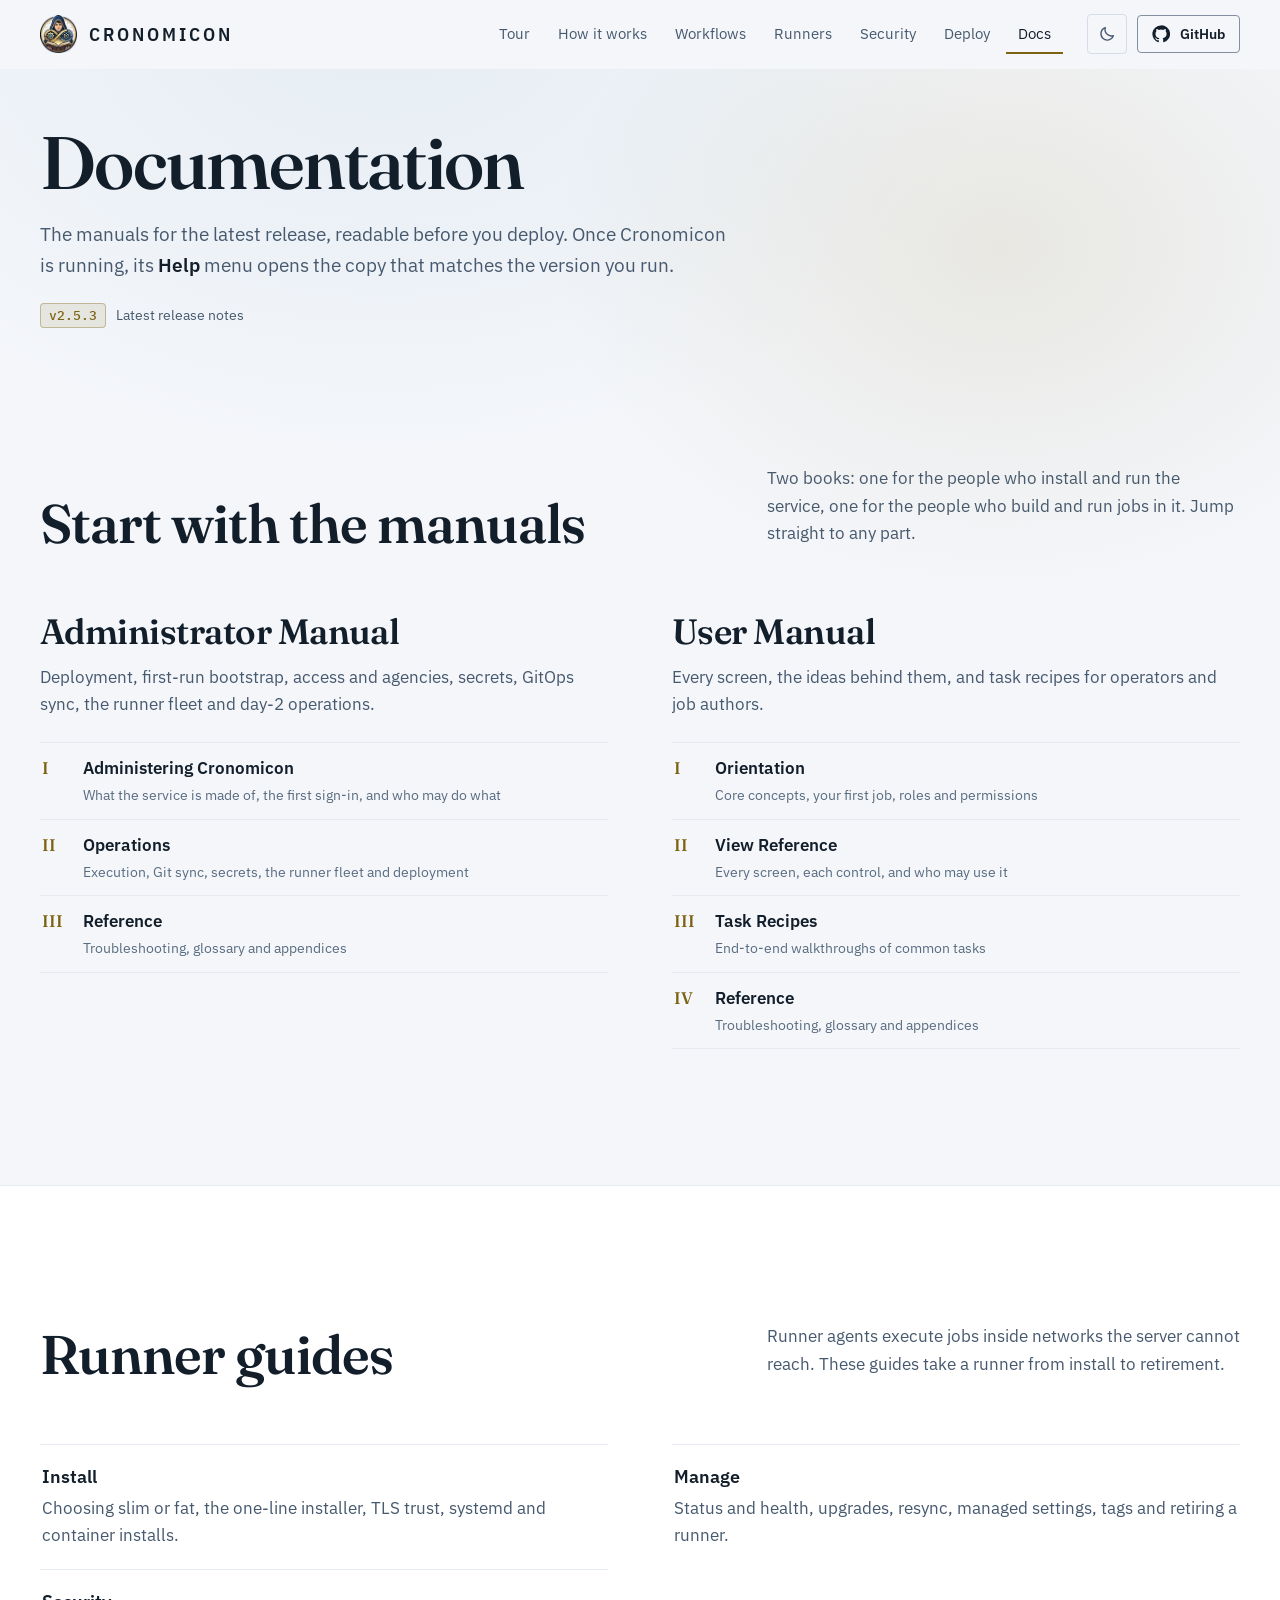
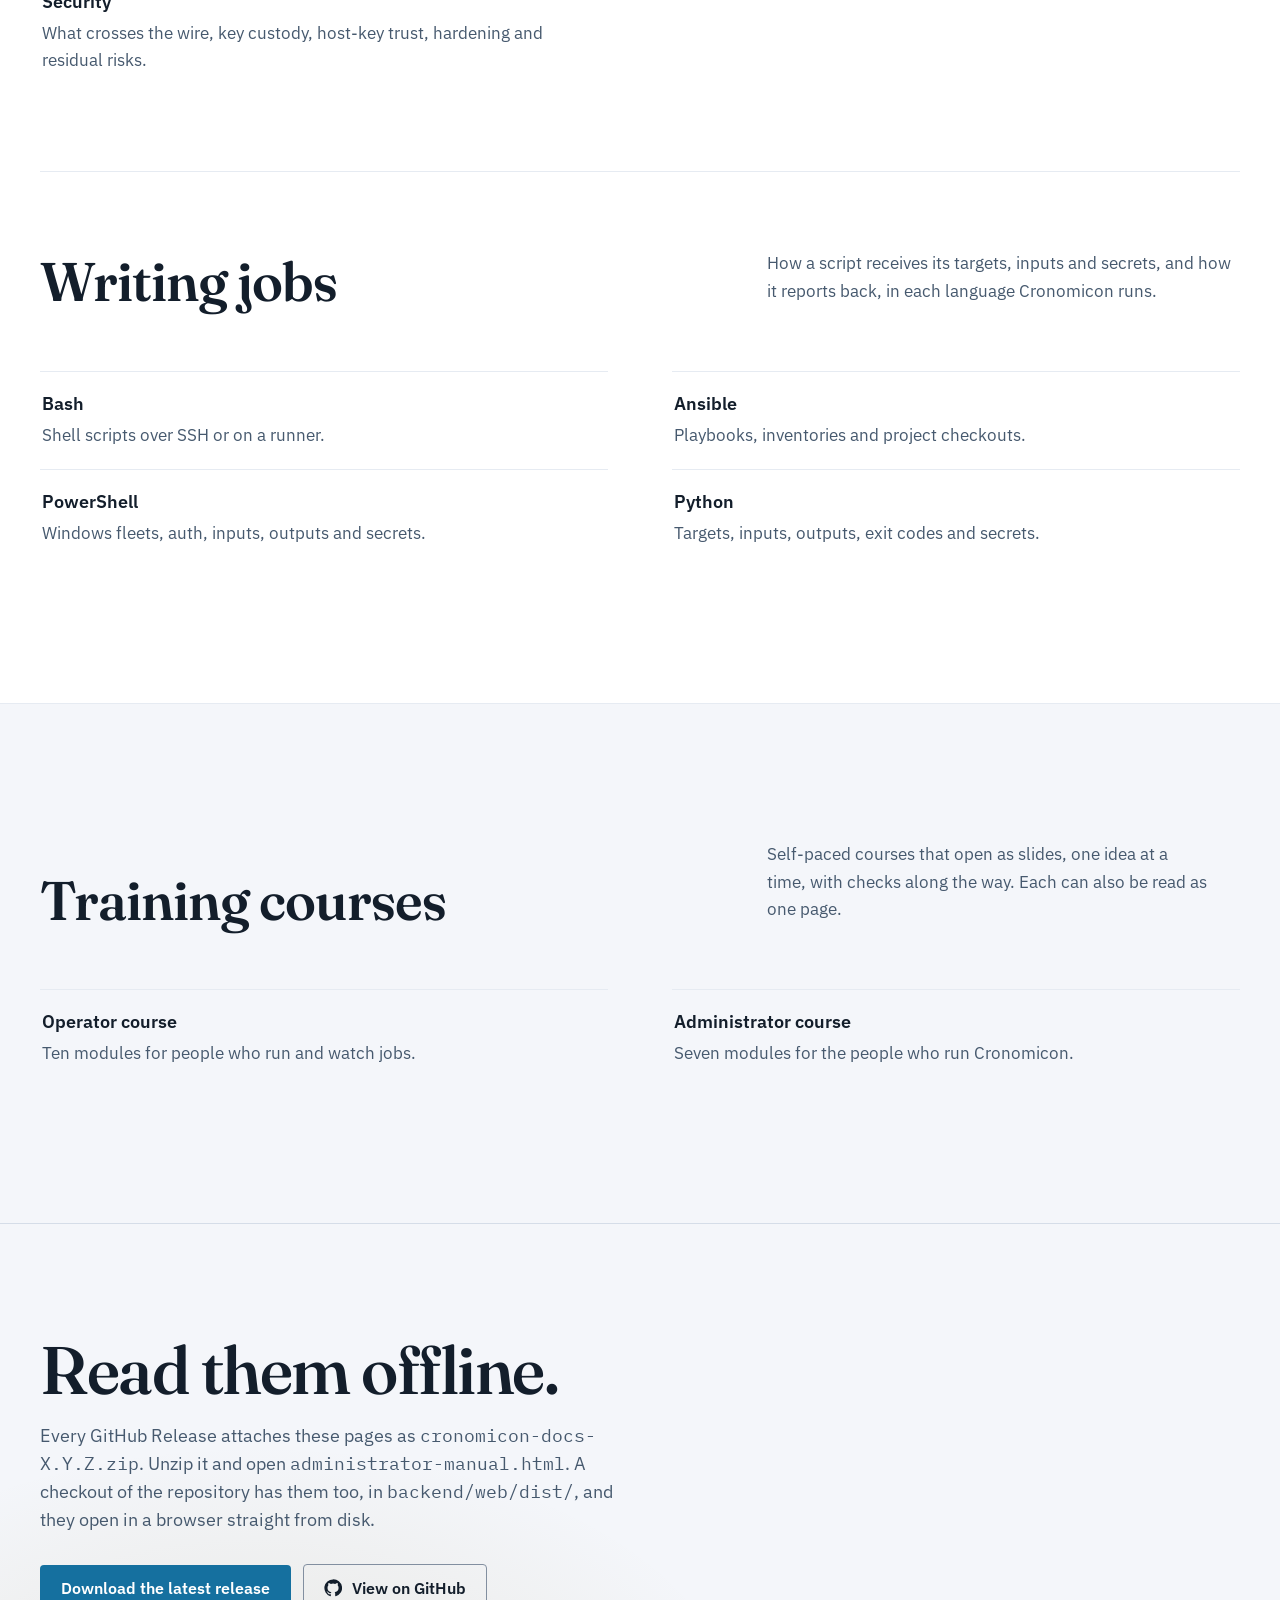
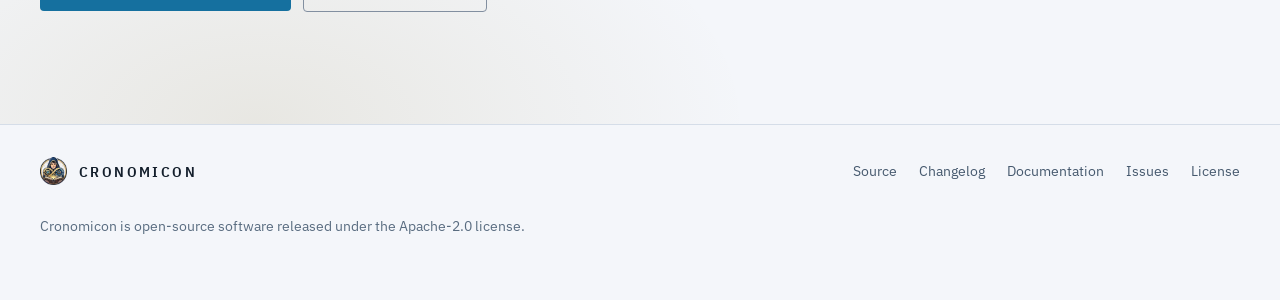
<file: docs/index.html>
<!doctype html>
<html lang="en">
<head>
  <meta charset="utf-8">
  <meta name="viewport" content="width=device-width, initial-scale=1">
  <title>Documentation · Cronomicon</title>
  <meta name="description" content="The Cronomicon administrator and user manuals, runner guides, usage guides and training courses for the latest release.">
  <meta name="theme-color" content="#0a1119" media="(prefers-color-scheme: dark)">
  <meta name="theme-color" content="#f4f6fa" media="(prefers-color-scheme: light)">
  <link rel="canonical" href="https://cronomicon.io/docs/">
  <link rel="icon" href="/favicon.ico" sizes="any">
  <link rel="icon" href="/assets/img/icon-192.png" type="image/png">
  <link rel="apple-touch-icon" href="/apple-touch-icon.png">
  <link rel="preload" href="/assets/fonts/fraunces-400-700-latin.woff2" as="font" type="font/woff2" crossorigin>
  <link rel="preload" href="/assets/fonts/plex-sans-400-700-latin.woff2" as="font" type="font/woff2" crossorigin>
  <link rel="stylesheet" href="/assets/css/site.css">
  <script>try { var t = localStorage.getItem("crn-theme"); if (t === "light" || t === "dark") document.documentElement.dataset.theme = t; } catch (e) {}</script>
  <!-- The publish workflow copies the block between the two analytics markers
       into each manual it publishes here, so this is the tag those pages
       carry. The manuals' source never has it: they also ship inside the
       binary and the offline docs zip. Keep the markers on their own lines. -->
  <!-- analytics:start -->
  <script async src="https://www.googletagmanager.com/gtag/js?id=G-DD4PJF5X7S"></script>
  <script>
    window.dataLayer = window.dataLayer || [];
    function gtag(){dataLayer.push(arguments);}
    gtag("js", new Date());
    gtag("config", "G-DD4PJF5X7S");
  </script>
  <!-- analytics:end -->
  <!-- The pages beside this one are copied in by the app repo's publish workflow
       on every release tag (github.com/ResetSmith/cronomicon,
       .github/workflows/publish-images.yml, the docs job). That sync leaves this
       file alone: it is the only file in docs/ that lives in this repo.

       The part lists below link to each manual's part title pages
       (#part-1 … #part-4). If a manual gains or renames a part, update its
       list here. -->
  <style>
    /* The home page's sections, applied to a reading list: each group of
       documents is a band with the site's two-column head, and the documents
       themselves are rows parted by hairlines rather than cards. The bands
       run plain, alt, alt, plain as the home page's do: the closing section
       needs a plain band above it. */
    .docs-hero h1 { margin-bottom: 20px; }
    .docs-hero .lede { margin-bottom: 0; }

    /* The two manuals: one column each, the title set large, then the parts
       they are divided into, which link straight to each part's title page. */
    .books { display: grid; grid-template-columns: repeat(2, minmax(0, 1fr)); gap: clamp(32px, 5vw, 64px); }
    .book h3 { font: 580 clamp(1.7rem, 2.8vw, 2.2rem)/1.1 var(--display); letter-spacing: -.015em; margin: 0 0 12px; }
    .book h3 a { color: var(--text); }
    .book h3 a:hover { color: var(--accent); text-decoration: none; }
    .book > p { color: var(--text-sec); margin: 0 0 24px; max-width: 34em; }
    .book-parts { list-style: none; margin: 0; padding: 0; border-bottom: 1px solid var(--border-light); }
    .book-parts a { display: grid; grid-template-columns: 2.4em minmax(0, 1fr); align-items: baseline; padding: 12px 2px; border-top: 1px solid var(--border-light); color: var(--text); }
    .book-parts a:hover { text-decoration: none; }
    .book-parts a:hover b { color: var(--accent); }
    .book-parts .n { font: 520 1.05rem/1 var(--display); color: var(--accent); }
    .book-parts b { font-weight: 600; }
    .book-parts small { display: block; color: var(--text-muted); font-size: 14px; margin-top: 2px; }
    @media (max-width: 800px) { .books { grid-template-columns: minmax(0, 1fr); } }

    /* Guides and courses: a title and one line each, in two columns. */
    .doc-rows { list-style: none; margin: 0; padding: 0; display: grid; grid-template-columns: repeat(2, minmax(0, 1fr)); column-gap: clamp(32px, 5vw, 64px); }
    .doc-rows li { border-top: 1px solid var(--border-light); }
    .doc-rows a { display: block; padding: 18px 2px 20px; color: var(--text-sec); }
    .doc-rows a:hover { text-decoration: none; }
    .doc-rows b { display: block; color: var(--text); font-size: 1.1rem; font-weight: 600; margin-bottom: 4px; }
    .doc-rows a:hover b { color: var(--accent); }
    @media (max-width: 800px) { .doc-rows { grid-template-columns: minmax(0, 1fr); } }

    .closing .lede { margin-bottom: 30px; }
    .closing-inner.single { grid-template-columns: minmax(0, 1fr); }
  </style>
</head>
<body>
<a class="skip" href="#main">Skip to content</a>

<svg width="0" height="0" style="position:absolute" aria-hidden="true">
  <defs>
    <symbol id="i-github" viewBox="0 0 24 24"><path fill="currentColor" d="M12 .5a11.5 11.5 0 0 0-3.64 22.41c.58.1.79-.25.79-.56v-2c-3.2.7-3.88-1.37-3.88-1.37-.52-1.33-1.28-1.69-1.28-1.69-1.05-.72.08-.7.08-.7 1.16.08 1.77 1.19 1.77 1.19 1.03 1.77 2.7 1.26 3.36.96.1-.75.4-1.26.73-1.55-2.55-.29-5.24-1.28-5.24-5.69 0-1.26.45-2.29 1.19-3.1-.12-.29-.52-1.46.11-3.05 0 0 .97-.31 3.17 1.18a11 11 0 0 1 5.77 0c2.2-1.49 3.17-1.18 3.17-1.18.63 1.59.23 2.76.11 3.05.74.81 1.19 1.84 1.19 3.1 0 4.42-2.7 5.4-5.26 5.68.41.36.78 1.06.78 2.14v3.17c0 .31.21.67.8.56A11.5 11.5 0 0 0 12 .5Z"/></symbol>
    <symbol id="i-sun" viewBox="0 0 24 24" fill="none" stroke="currentColor" stroke-width="1.8" stroke-linecap="round"><circle cx="12" cy="12" r="4.2"/><path d="M12 2v2.2M12 19.8V22M4.2 4.2l1.6 1.6M18.2 18.2l1.6 1.6M2 12h2.2M19.8 12H22M4.2 19.8l1.6-1.6M18.2 5.8l1.6-1.6"/></symbol>
    <symbol id="i-moon" viewBox="0 0 24 24" fill="none" stroke="currentColor" stroke-width="1.8" stroke-linejoin="round"><path d="M20.5 14.2A8.5 8.5 0 0 1 9.8 3.5a8.5 8.5 0 1 0 10.7 10.7Z"/></symbol>
    <symbol id="i-menu" viewBox="0 0 24 24" fill="none" stroke="currentColor" stroke-width="1.8" stroke-linecap="round"><path d="M4 7h16M4 12h16M4 17h16"/></symbol>
  </defs>
</svg>

<header class="site-header" id="top">
  <div class="wrap nav">
    <a class="brand" href="/" aria-label="Cronomicon home">
      <img src="/assets/img/emblem-80.webp" srcset="/assets/img/emblem-80.webp 80w, /assets/img/emblem-160.webp 160w" sizes="37px" alt="" width="37" height="38">
      <span class="wordmark">CRONOMICON</span>
    </a>
    <ul class="nav-links" id="nav-links">
      <li><a href="/#tour">Tour</a></li>
      <li><a href="/#compose">How it works</a></li>
      <li><a href="/#workflows">Workflows</a></li>
      <li><a href="/#runners">Runners</a></li>
      <li><a href="/#governance">Security</a></li>
      <li><a href="/#deploy">Deploy</a></li>
      <li><a href="/docs/" aria-current="true">Docs</a></li>
    </ul>
    <div class="nav-actions">
      <button class="icon-btn theme-toggle" type="button" id="theme-toggle" aria-label="Switch colour theme">
        <svg class="sun"><use href="#i-sun"/></svg><svg class="moon"><use href="#i-moon"/></svg>
      </button>
      <a class="btn btn-ghost btn-sm" href="https://github.com/ResetSmith/cronomicon"><svg><use href="#i-github"/></svg>GitHub</a>
      <button class="icon-btn menu-btn" type="button" id="menu-btn" aria-label="Open menu" aria-expanded="false" aria-controls="nav-links"><svg><use href="#i-menu"/></svg></button>
    </div>
  </div>
</header>

<main id="main">

<section class="hero docs-hero">
  <div class="wrap">
    <h1>Documentation</h1>
    <p class="lede">The manuals for the latest release, readable before you deploy. Once Cronomicon is running, its <strong>Help</strong> menu opens the copy that matches the version you run.</p>
    <a class="release-link" href="https://github.com/ResetSmith/cronomicon/releases/latest"><span class="tag">v2.5.3</span>Latest release notes</a>
  </div>
</section>

<section class="band" id="manuals" aria-labelledby="manuals-h">
  <div class="wrap">
    <div class="band-head">
      <h2 id="manuals-h">Start with the manuals</h2>
      <p>Two books: one for the people who install and run the service, one for the people who build and run jobs in it. Jump straight to any part.</p>
    </div>
    <div class="books">
      <article class="book">
        <h3><a href="administrator-manual.html">Administrator Manual</a></h3>
        <p>Deployment, first-run bootstrap, access and agencies, secrets, GitOps sync, the runner fleet and day-2 operations.</p>
        <ol class="book-parts">
          <li><a href="administrator-manual.html#part-1"><span class="n">I</span><span><b>Administering Cronomicon</b><small>What the service is made of, the first sign-in, and who may do what</small></span></a></li>
          <li><a href="administrator-manual.html#part-2"><span class="n">II</span><span><b>Operations</b><small>Execution, Git sync, secrets, the runner fleet and deployment</small></span></a></li>
          <li><a href="administrator-manual.html#part-3"><span class="n">III</span><span><b>Reference</b><small>Troubleshooting, glossary and appendices</small></span></a></li>
        </ol>
      </article>
      <article class="book">
        <h3><a href="user-manual.html">User Manual</a></h3>
        <p>Every screen, the ideas behind them, and task recipes for operators and job authors.</p>
        <ol class="book-parts">
          <li><a href="user-manual.html#part-1"><span class="n">I</span><span><b>Orientation</b><small>Core concepts, your first job, roles and permissions</small></span></a></li>
          <li><a href="user-manual.html#part-2"><span class="n">II</span><span><b>View Reference</b><small>Every screen, each control, and who may use it</small></span></a></li>
          <li><a href="user-manual.html#part-3"><span class="n">III</span><span><b>Task Recipes</b><small>End-to-end walkthroughs of common tasks</small></span></a></li>
          <li><a href="user-manual.html#part-4"><span class="n">IV</span><span><b>Reference</b><small>Troubleshooting, glossary and appendices</small></span></a></li>
        </ol>
      </article>
    </div>
  </div>
</section>

<section class="band alt" id="runners" aria-labelledby="runners-h">
  <div class="wrap">
    <div class="band-head">
      <h2 id="runners-h">Runner guides</h2>
      <p>Runner agents execute jobs inside networks the server cannot reach. These guides take a runner from install to retirement.</p>
    </div>
    <ul class="doc-rows">
      <li><a href="runner-install.html"><b>Install</b>Choosing slim or fat, the one-line installer, TLS trust, systemd and container installs.</a></li>
      <li><a href="runner-manage.html"><b>Manage</b>Status and health, upgrades, resync, managed settings, tags and retiring a runner.</a></li>
      <li><a href="runner-security.html"><b>Security</b>What crosses the wire, key custody, host-key trust, hardening and residual risks.</a></li>
    </ul>
  </div>
</section>

<section class="band alt" id="writing" aria-labelledby="writing-h">
  <div class="wrap">
    <div class="band-head">
      <h2 id="writing-h">Writing jobs</h2>
      <p>How a script receives its targets, inputs and secrets, and how it reports back, in each language Cronomicon runs.</p>
    </div>
    <ul class="doc-rows">
      <li><a href="bash-guide.html"><b>Bash</b>Shell scripts over SSH or on a runner.</a></li>
      <li><a href="ansible-guide.html"><b>Ansible</b>Playbooks, inventories and project checkouts.</a></li>
      <li><a href="powershell-guide.html"><b>PowerShell</b>Windows fleets, auth, inputs, outputs and secrets.</a></li>
      <li><a href="python-guide.html"><b>Python</b>Targets, inputs, outputs, exit codes and secrets.</a></li>
    </ul>
  </div>
</section>

<section class="band" id="training" aria-labelledby="training-h">
  <div class="wrap">
    <div class="band-head">
      <h2 id="training-h">Training courses</h2>
      <p>Self-paced courses that open as slides, one idea at a time, with checks along the way. Each can also be read as one page.</p>
    </div>
    <ul class="doc-rows">
      <li><a href="training-operator.html"><b>Operator course</b>Ten modules for people who run and watch jobs.</a></li>
      <li><a href="training-admin.html"><b>Administrator course</b>Seven modules for the people who run Cronomicon.</a></li>
    </ul>
  </div>
</section>

<section class="closing" aria-labelledby="offline-h">
  <div class="wrap closing-inner single">
    <div>
      <h2 id="offline-h">Read them offline.</h2>
      <p class="lede">Every GitHub Release attaches these pages as <code>cronomicon-docs-X.Y.Z.zip</code>. Unzip it and open <code>administrator-manual.html</code>. A checkout of the repository has them too, in <code>backend/web/dist/</code>, and they open in a browser straight from disk.</p>
      <div class="cta-row">
        <a class="btn btn-primary" href="https://github.com/ResetSmith/cronomicon/releases/latest">Download the latest release</a>
        <a class="btn btn-ghost" href="https://github.com/ResetSmith/cronomicon"><svg><use href="#i-github"/></svg>View on GitHub</a>
      </div>
    </div>
  </div>
</section>

</main>

<footer class="site-footer">
  <div class="wrap foot">
    <a class="brand" href="/" aria-label="Cronomicon home">
      <img src="/assets/img/emblem-80.webp" alt="" width="27" height="28" loading="lazy">
      <span class="wordmark">CRONOMICON</span>
    </a>
    <nav aria-label="Footer">
      <a href="https://github.com/ResetSmith/cronomicon">Source</a>
      <a href="https://github.com/ResetSmith/cronomicon/blob/release/CHANGELOG.md">Changelog</a>
      <a href="/docs/">Documentation</a>
      <a href="https://github.com/ResetSmith/cronomicon/issues">Issues</a>
      <a href="https://github.com/ResetSmith/cronomicon/blob/release/LICENSE">License</a>
    </nav>
    <p class="foot-meta">Cronomicon is open-source software released under the Apache-2.0 license.</p>
  </div>
</footer>

<script>
  /* The header's behaviour from assets/js/site.js, without the home page's
     demos: that script expects the Score, the tour and the workflow. */
  (function () {
    var root = document.documentElement;
    var themeBtn = document.getElementById("theme-toggle");
    function effective() {
      var t = root.dataset.theme;
      if (t === "light" || t === "dark") return t;
      return window.matchMedia("(prefers-color-scheme: light)").matches ? "light" : "dark";
    }
    function label() { themeBtn.setAttribute("aria-label", effective() === "dark" ? "Switch to light theme" : "Switch to dark theme"); }
    themeBtn.addEventListener("click", function () {
      var next = effective() === "dark" ? "light" : "dark";
      root.dataset.theme = next;
      try { localStorage.setItem("crn-theme", next); } catch (e) {}
      label();
    });
    label();

    var header = document.querySelector(".site-header");
    function onScroll() { header.classList.toggle("scrolled", window.scrollY > 8); }
    window.addEventListener("scroll", onScroll, { passive: true });
    onScroll();

    var menuBtn = document.getElementById("menu-btn");
    var navLinks = document.getElementById("nav-links");
    menuBtn.addEventListener("click", function () {
      var open = navLinks.classList.toggle("open");
      menuBtn.setAttribute("aria-expanded", String(open));
    });
  })();
</script>
</body>
</html>
</file>
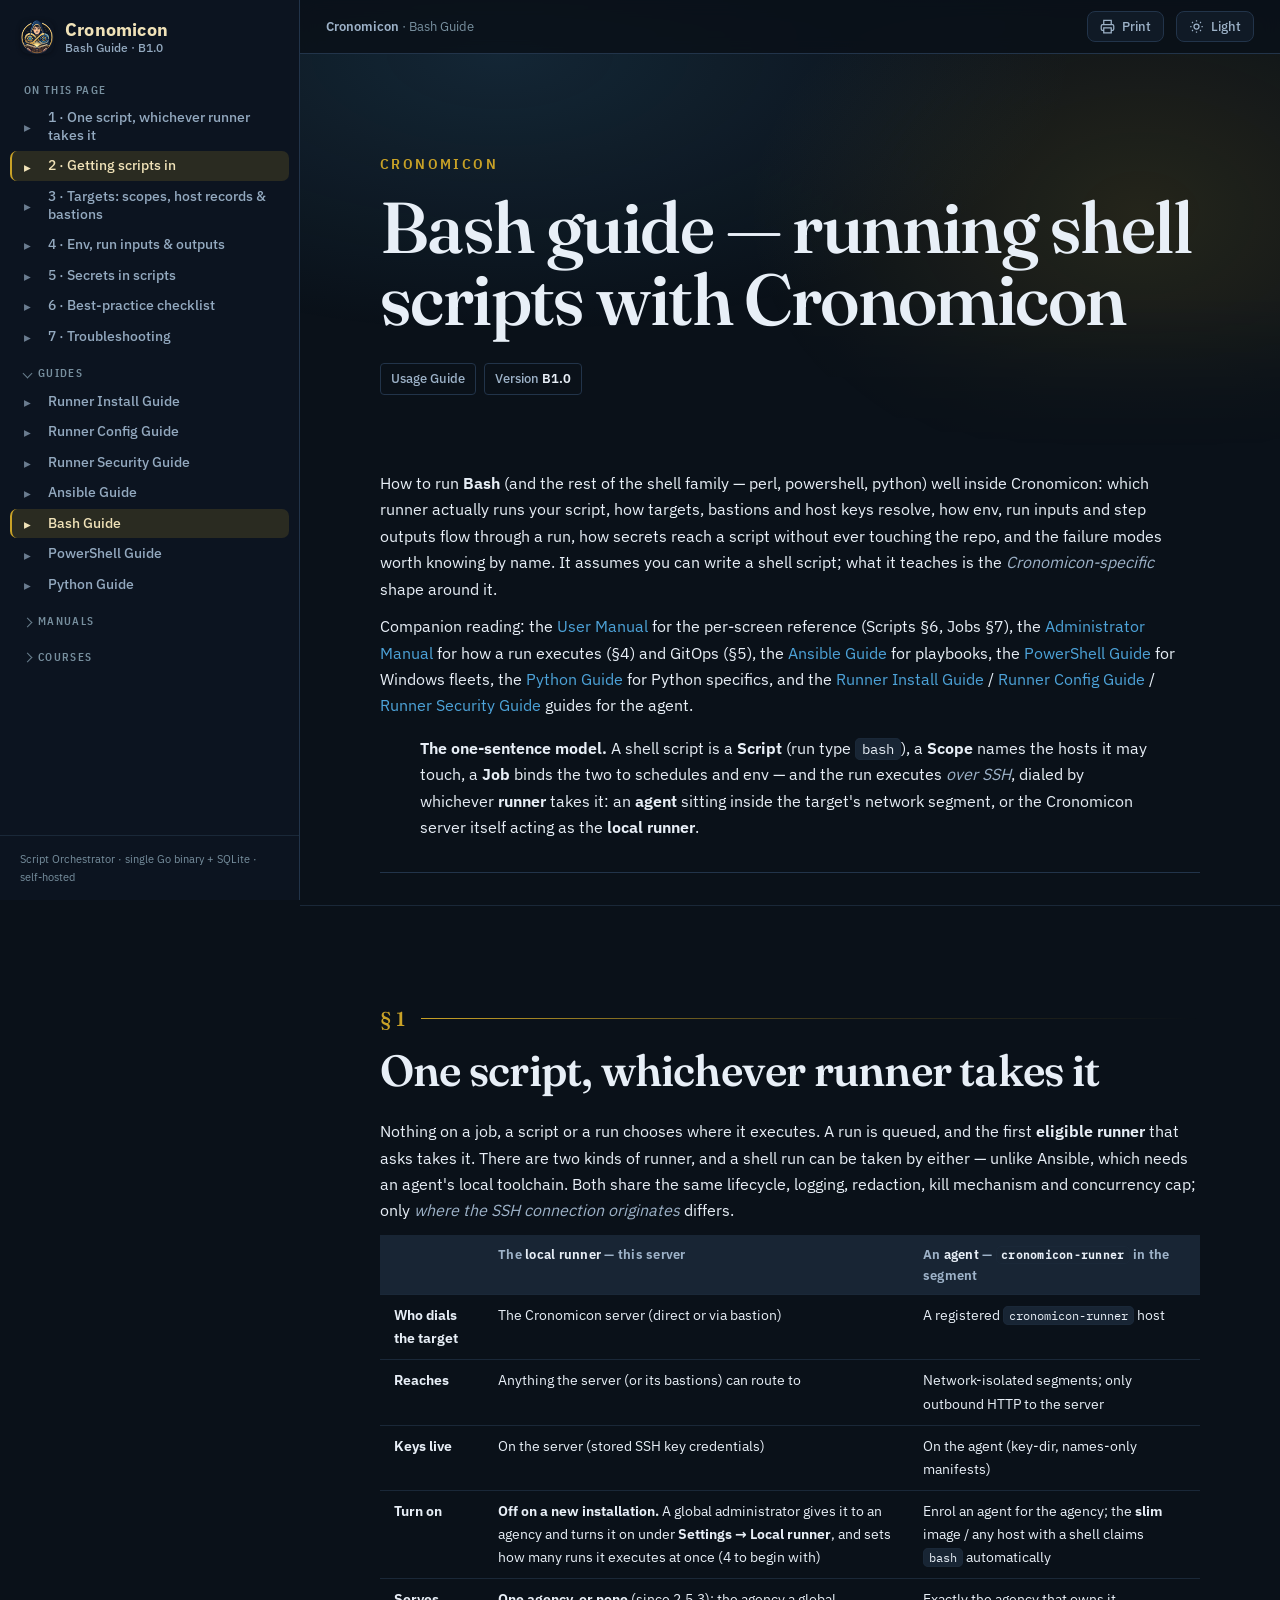
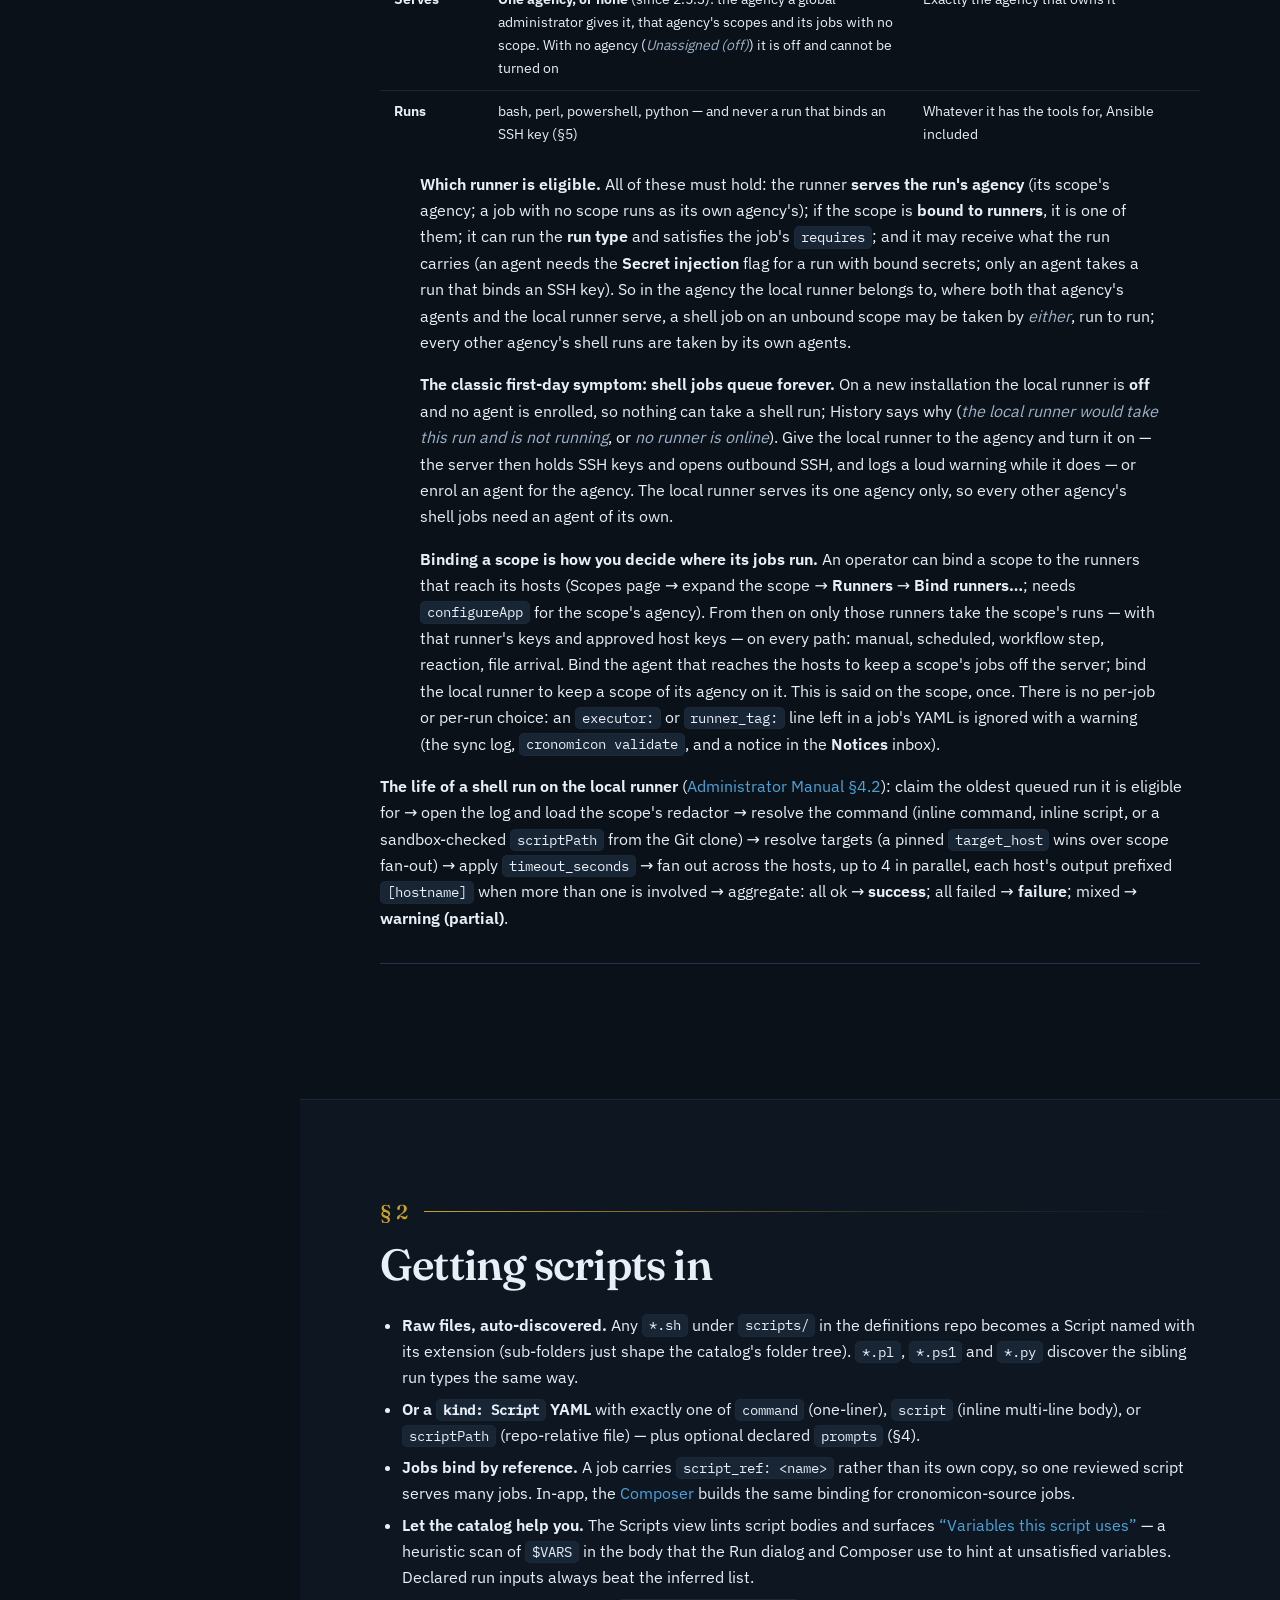
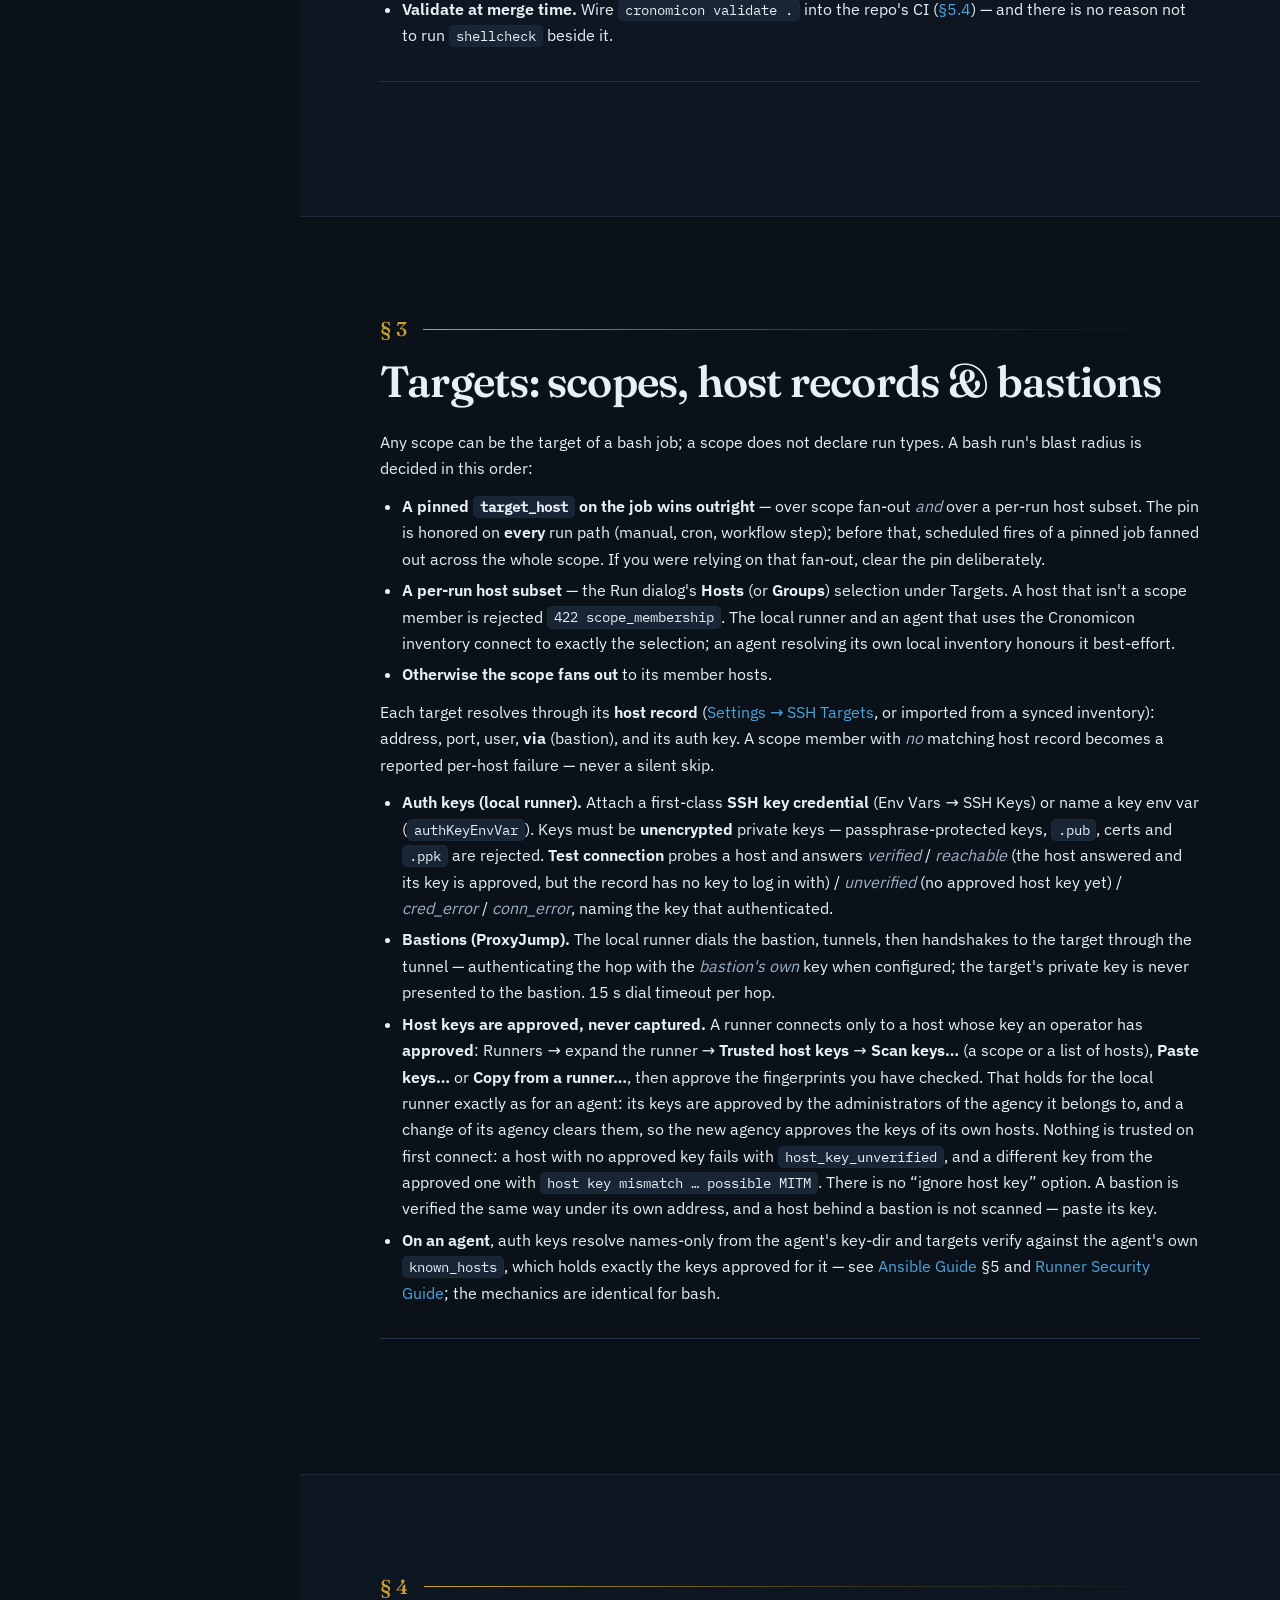
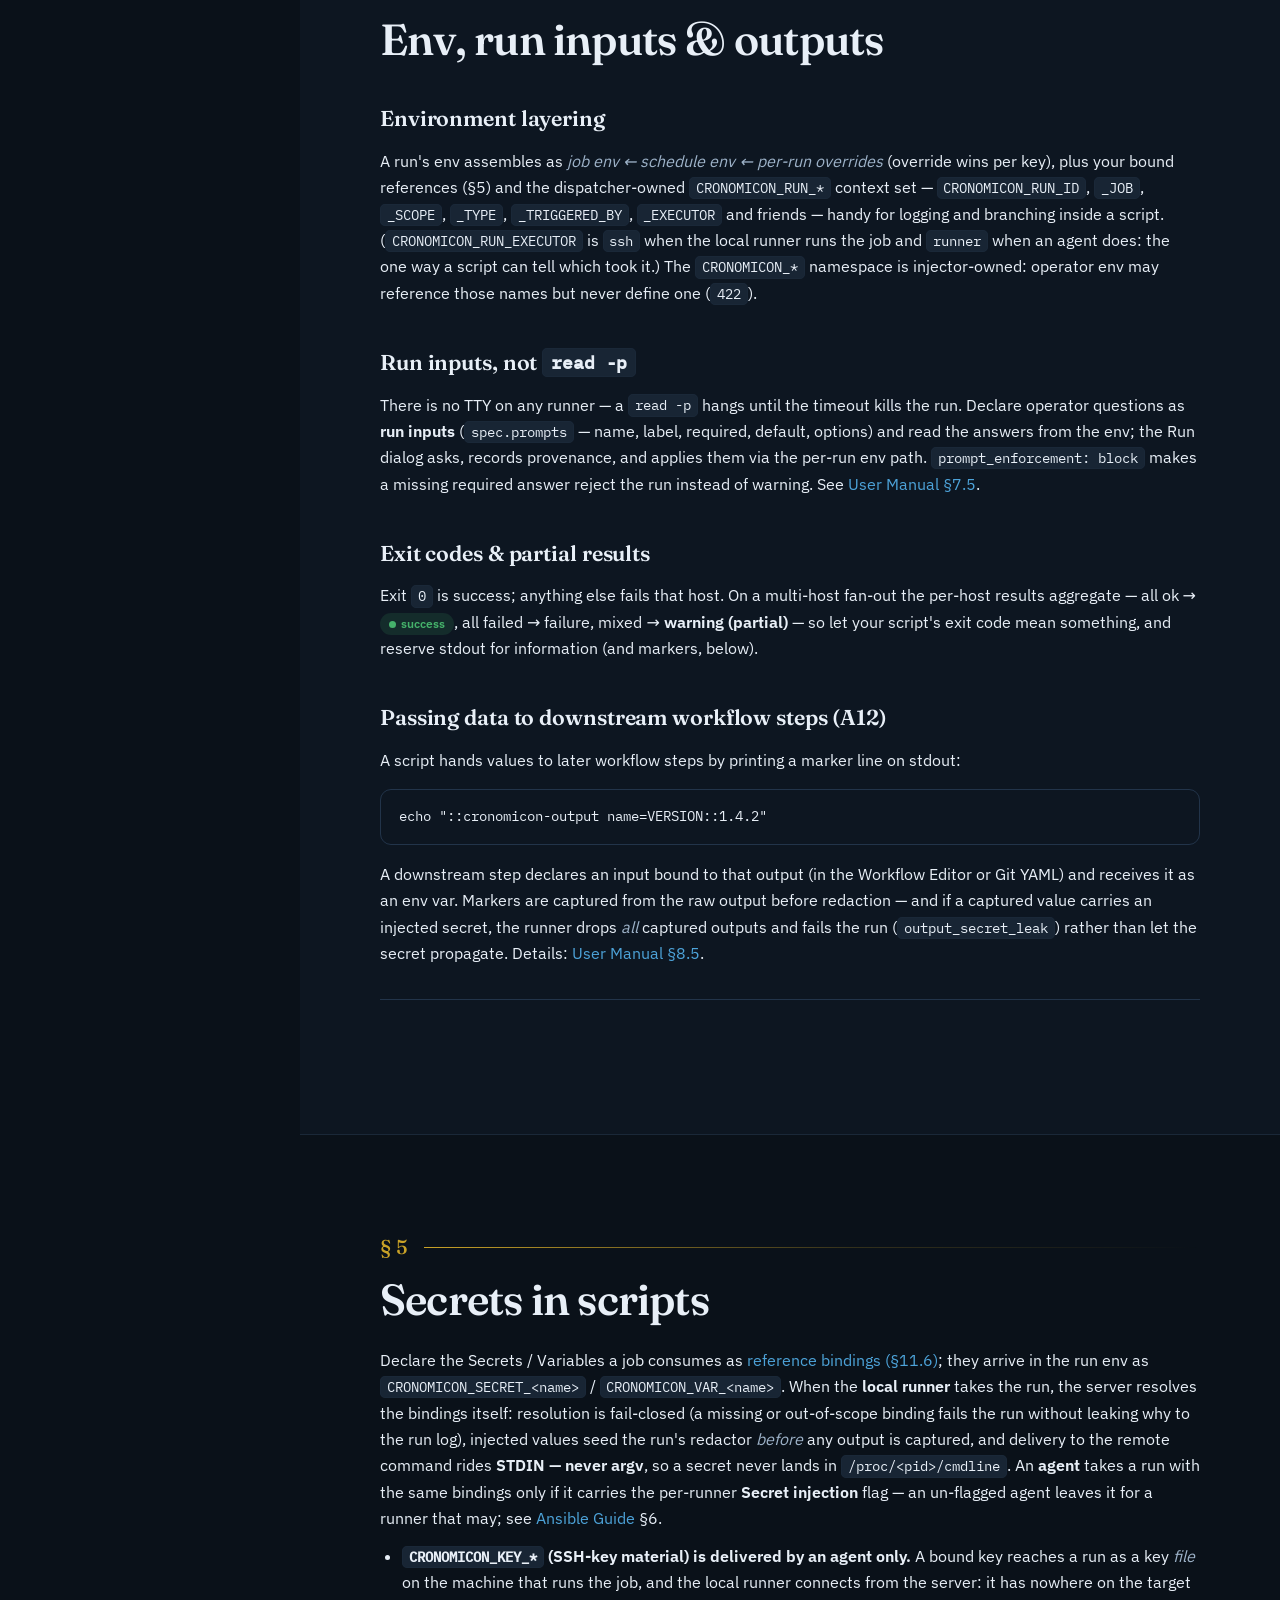
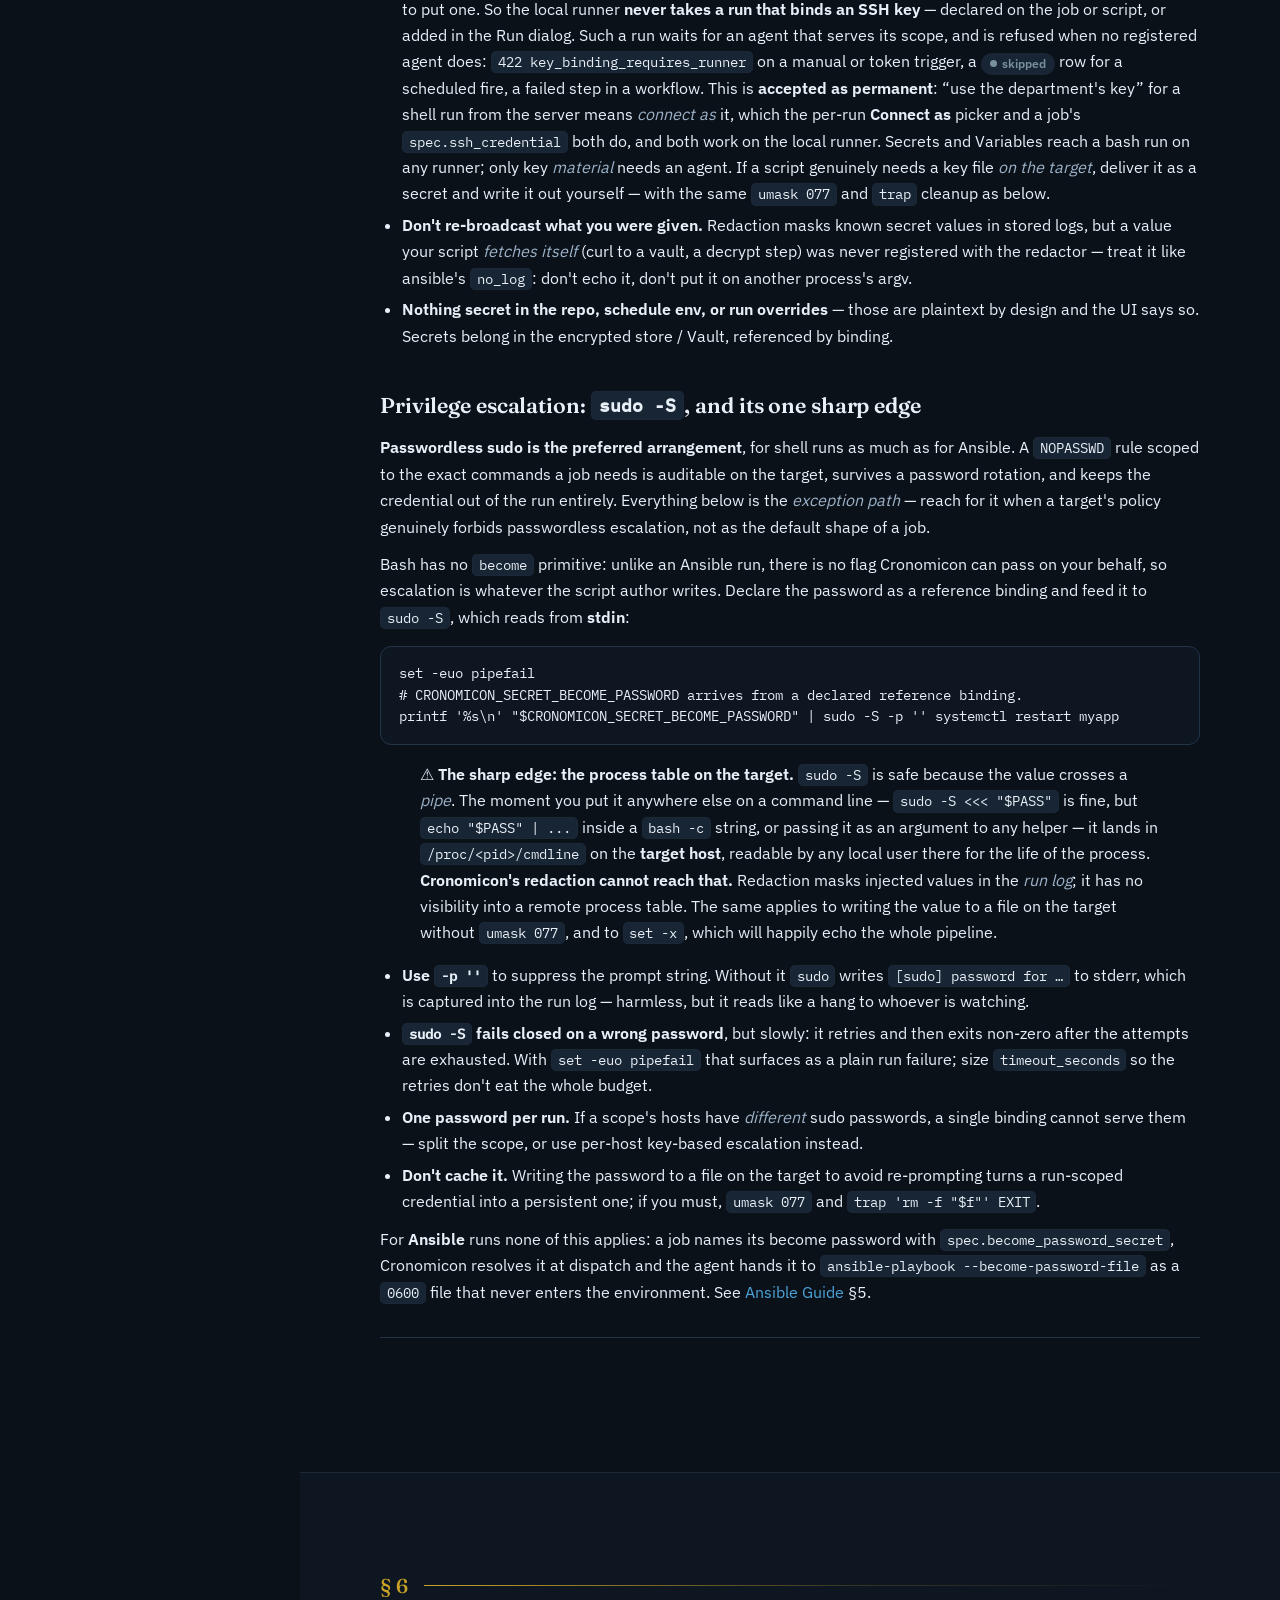
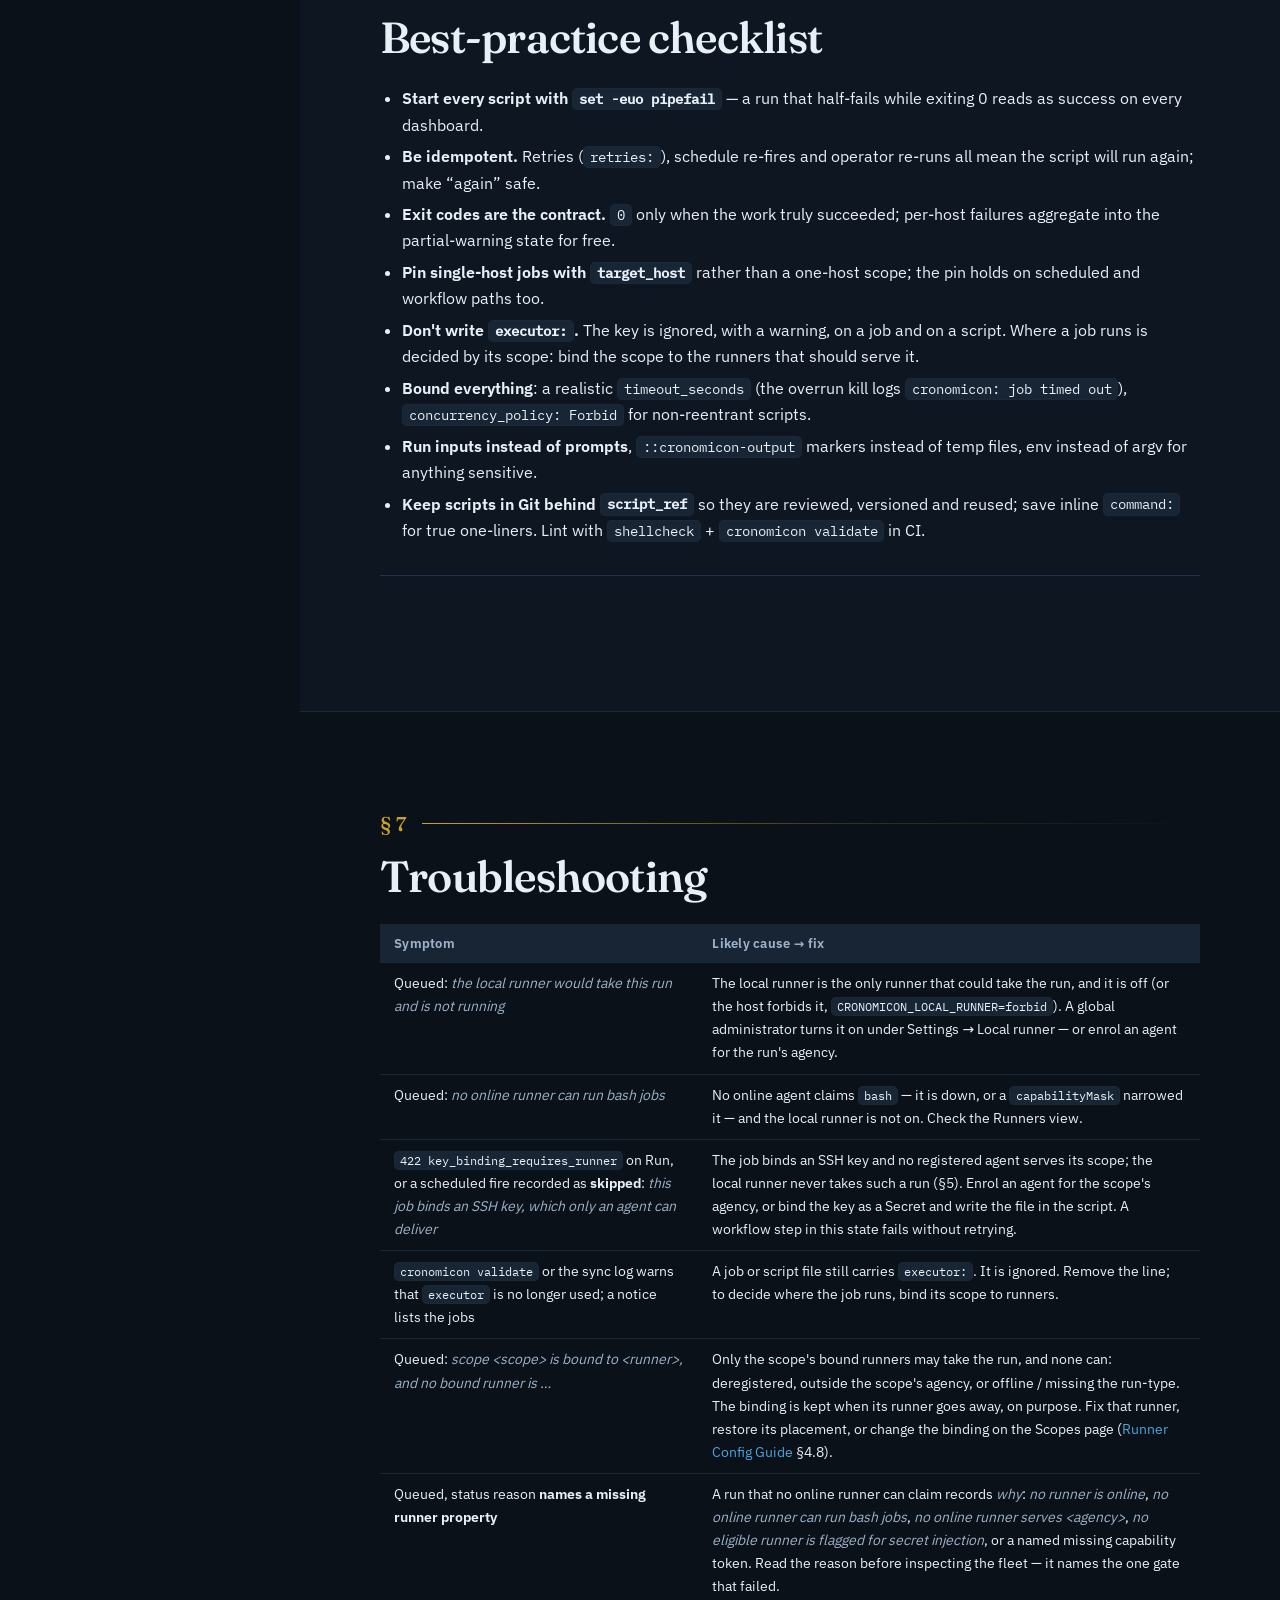
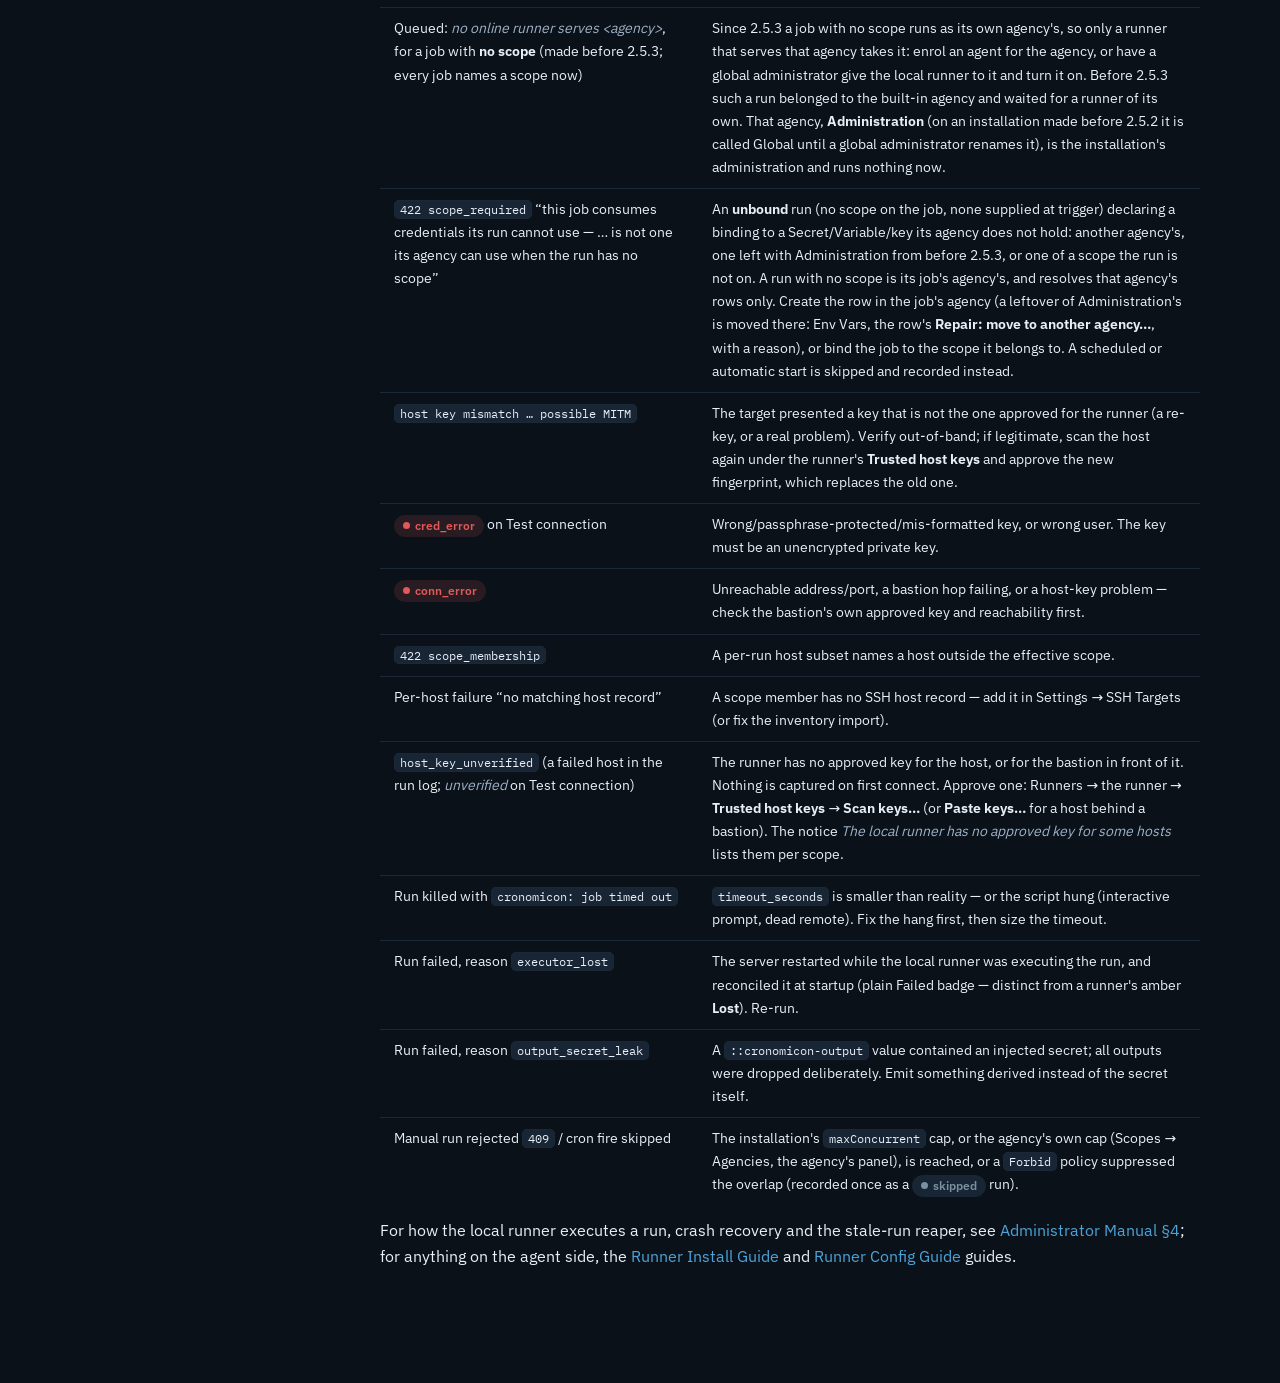
<file: docs/bash-guide.html>
<!doctype html>
<html lang="en" data-theme="dark">
<head>
<meta charset="utf-8">
<meta name="viewport" content="width=device-width, initial-scale=1">
<title>Cronomicon — Bash guide — running shell scripts with Cronomicon</title>
<style>
        /* Fonts are SELF-HOSTED (VU-1), and they are declared HERE rather than via a
 <link> in this <head> for a second reason: vite-manuals-plugin.js injects this
 <style> verbatim into the wrapped runner guides, whose generated <head> has no
 room for link elements. Everything the guides need must live in this block.
 administrator-manual.html carries a byte-identical copy of this <style>, so
 the two books and the guides read as one set (documentation-palette.test.ts
 fails if they drift).

 Why self-hosted: these documents are served by the Cronomicon binary to operators
 on networks that may have no egress to fonts.googleapis.com, and a blocked
 stylesheet silently drops the whole manual to system-ui with no error — the
 same defect frontend/index.html guards against. Faces copied from
 index.html unchanged (Google's own latin / latin-ext subsets); only the origin
 differs. The paths are RELATIVE (fonts/*), never /fonts/*: the manuals and the
 wrapped guides sit beside fonts/ wherever they are served (the app root, where
 Vite copies public/ into backend/web/dist; cronomicon.io/docs/; the release docs
 zip; a checkout opened from disk), and only a relative path resolves in all four.

 Families track theme.ts so the manuals and the product read as one thing: IBM
 Plex Sans for body, Plex Sans Condensed for uppercase structural type, Plex
 Mono for code. No other families are loaded. Fraunces stays on the
 hero and headings only — the manuals are a brand surface; do not spread it.

 Plex Sans and Fraunces are single variable files spanning 400-700; Condensed
 and Mono are static per weight. An unreferenced face is never fetched. */
        @font-face {
            font-family: 'IBM Plex Sans';
            font-style: normal;
            font-weight: 400 700;
            font-display: swap;
            src: url('fonts/plex-sans-400-700-latin-ext.woff2') format('woff2');
            unicode-range: U+0100-02BA, U+02BD-02C5, U+02C7-02CC, U+02CE-02D7, U+02DD-02FF, U+0304, U+0308, U+0329, U+1D00-1DBF, U+1E00-1E9F, U+1EF2-1EFF, U+2020, U+20A0-20AB, U+20AD-20C0, U+2113, U+2C60-2C7F, U+A720-A7FF
        }

        @font-face {
            font-family: 'IBM Plex Sans';
            font-style: normal;
            font-weight: 400 700;
            font-display: swap;
            src: url('fonts/plex-sans-400-700-latin.woff2') format('woff2');
            unicode-range: U+0000-00FF, U+0131, U+0152-0153, U+02BB-02BC, U+02C6, U+02DA, U+02DC, U+0304, U+0308, U+0329, U+2000-206F, U+20AC, U+2122, U+2191, U+2193, U+2212, U+2215, U+FEFF, U+FFFD
        }

        @font-face {
            font-family: 'IBM Plex Sans Condensed';
            font-style: normal;
            font-weight: 500;
            font-display: swap;
            src: url('fonts/plex-sans-condensed-500-latin-ext.woff2') format('woff2');
            unicode-range: U+0100-02BA, U+02BD-02C5, U+02C7-02CC, U+02CE-02D7, U+02DD-02FF, U+0304, U+0308, U+0329, U+1D00-1DBF, U+1E00-1E9F, U+1EF2-1EFF, U+2020, U+20A0-20AB, U+20AD-20C0, U+2113, U+2C60-2C7F, U+A720-A7FF
        }

        @font-face {
            font-family: 'IBM Plex Sans Condensed';
            font-style: normal;
            font-weight: 500;
            font-display: swap;
            src: url('fonts/plex-sans-condensed-500-latin.woff2') format('woff2');
            unicode-range: U+0000-00FF, U+0131, U+0152-0153, U+02BB-02BC, U+02C6, U+02DA, U+02DC, U+0304, U+0308, U+0329, U+2000-206F, U+20AC, U+2122, U+2191, U+2193, U+2212, U+2215, U+FEFF, U+FFFD
        }

        @font-face {
            font-family: 'IBM Plex Sans Condensed';
            font-style: normal;
            font-weight: 600;
            font-display: swap;
            src: url('fonts/plex-sans-condensed-600-latin-ext.woff2') format('woff2');
            unicode-range: U+0100-02BA, U+02BD-02C5, U+02C7-02CC, U+02CE-02D7, U+02DD-02FF, U+0304, U+0308, U+0329, U+1D00-1DBF, U+1E00-1E9F, U+1EF2-1EFF, U+2020, U+20A0-20AB, U+20AD-20C0, U+2113, U+2C60-2C7F, U+A720-A7FF
        }

        @font-face {
            font-family: 'IBM Plex Sans Condensed';
            font-style: normal;
            font-weight: 600;
            font-display: swap;
            src: url('fonts/plex-sans-condensed-600-latin.woff2') format('woff2');
            unicode-range: U+0000-00FF, U+0131, U+0152-0153, U+02BB-02BC, U+02C6, U+02DA, U+02DC, U+0304, U+0308, U+0329, U+2000-206F, U+20AC, U+2122, U+2191, U+2193, U+2212, U+2215, U+FEFF, U+FFFD
        }

        @font-face {
            font-family: 'IBM Plex Mono';
            font-style: normal;
            font-weight: 400;
            font-display: swap;
            src: url('fonts/plex-mono-400-latin-ext.woff2') format('woff2');
            unicode-range: U+0100-02BA, U+02BD-02C5, U+02C7-02CC, U+02CE-02D7, U+02DD-02FF, U+0304, U+0308, U+0329, U+1D00-1DBF, U+1E00-1E9F, U+1EF2-1EFF, U+2020, U+20A0-20AB, U+20AD-20C0, U+2113, U+2C60-2C7F, U+A720-A7FF
        }

        @font-face {
            font-family: 'IBM Plex Mono';
            font-style: normal;
            font-weight: 400;
            font-display: swap;
            src: url('fonts/plex-mono-400-latin.woff2') format('woff2');
            unicode-range: U+0000-00FF, U+0131, U+0152-0153, U+02BB-02BC, U+02C6, U+02DA, U+02DC, U+0304, U+0308, U+0329, U+2000-206F, U+20AC, U+2122, U+2191, U+2193, U+2212, U+2215, U+FEFF, U+FFFD
        }

        @font-face {
            font-family: 'IBM Plex Mono';
            font-style: normal;
            font-weight: 500;
            font-display: swap;
            src: url('fonts/plex-mono-500-latin-ext.woff2') format('woff2');
            unicode-range: U+0100-02BA, U+02BD-02C5, U+02C7-02CC, U+02CE-02D7, U+02DD-02FF, U+0304, U+0308, U+0329, U+1D00-1DBF, U+1E00-1E9F, U+1EF2-1EFF, U+2020, U+20A0-20AB, U+20AD-20C0, U+2113, U+2C60-2C7F, U+A720-A7FF
        }

        @font-face {
            font-family: 'IBM Plex Mono';
            font-style: normal;
            font-weight: 500;
            font-display: swap;
            src: url('fonts/plex-mono-500-latin.woff2') format('woff2');
            unicode-range: U+0000-00FF, U+0131, U+0152-0153, U+02BB-02BC, U+02C6, U+02DA, U+02DC, U+0304, U+0308, U+0329, U+2000-206F, U+20AC, U+2122, U+2191, U+2193, U+2212, U+2215, U+FEFF, U+FFFD
        }

        @font-face {
            font-family: 'Fraunces';
            font-style: normal;
            font-weight: 400 700;
            font-display: swap;
            src: url('fonts/fraunces-400-700-latin-ext.woff2') format('woff2');
            unicode-range: U+0100-02BA, U+02BD-02C5, U+02C7-02CC, U+02CE-02D7, U+02DD-02FF, U+0304, U+0308, U+0329, U+1D00-1DBF, U+1E00-1E9F, U+1EF2-1EFF, U+2020, U+20A0-20AB, U+20AD-20C0, U+2113, U+2C60-2C7F, U+A720-A7FF
        }

        @font-face {
            font-family: 'Fraunces';
            font-style: normal;
            font-weight: 400 700;
            font-display: swap;
            src: url('fonts/fraunces-400-700-latin.woff2') format('woff2');
            unicode-range: U+0000-00FF, U+0131, U+0152-0153, U+02BB-02BC, U+02C6, U+02DA, U+02DC, U+0304, U+0308, U+0329, U+2000-206F, U+20AC, U+2122, U+2191, U+2193, U+2212, U+2215, U+FEFF, U+FFFD
        }

        /* ============================================================
 Cronomicon Manual — palette ported 1:1 from the product
 (frontend/src/theme.ts). Dark is the product default.

 VU-18: these are hand-copied hex literals, so they silently rot
 the next time theme.ts moves. frontend/src/documentation-palette.test.ts
 fails if any hex in this file (or the wrapped runner-guide
 fragments, which reuse this <style> verbatim) is absent from
 theme.ts. When the product palette changes, re-map by ROLE — a
 doc's page background takes the new `bg`, its cards `panel`, its
 links `primary`, its warning callouts `warning` — never by
 eyeballing which new hex looks closest to the old one.

 Two role assignments are easy to get backwards:
 `warning` is a distinct ORANGE, not the brand gold (sharing the gold
 with `accent` would make a warn badge and an in-flight badge
 indistinguishable), and `accent` gold is the BRAND — the hero
 spine, the h2 rule, the active TOC item.
 ============================================================ */
        :root {
            /* Stacks copied from theme.ts (`sans` / `sansCond` / `mono` / `display`) so a
 fallback here matches a fallback there. --sansCond is the uppercase
 structural face — eyebrows, nav group labels, code-block captions. */
            --sans: 'IBM Plex Sans', system-ui, sans-serif;
            --sansCond: 'IBM Plex Sans Condensed', 'IBM Plex Sans', system-ui, sans-serif;
            --mono: 'IBM Plex Mono', ui-monospace, monospace;
            --display: 'Fraunces', Georgia, serif;
            --maxw: 880px;
            --nav-w: 300px;
            --band-pad: clamp(64px, 8vw, 112px);
            --gold-rule: linear-gradient(90deg, var(--accent), color-mix(in srgb, var(--accent) 22%, transparent) 55%, transparent);
        }

        html[data-theme="dark"] {
            --bg: #0a1119;
            --panel: #101a26;
            --panel2: #182534;
            --panelHover: #182534;
            --panelInput: #0d1621;
            --border: #22344a;
            --borderLight: #1a2838;
            --borderStrong: #566c86;
            --text: #e8eff7;
            --textSec: #9db2c8;
            --textMuted: #78909f;
            --onSolid: #0a1119;
            --primary: #4da3d9;
            --primaryHover: #6fb8e5;
            --primaryBg: rgba(77, 163, 217, .15);
            --accent: #c9a227;
            --accentBg: rgba(201, 162, 39, .14);
            --success: #45b26b;
            --successBg: rgba(69, 178, 107, .14);
            --danger: #e05a5a;
            --dangerBg: rgba(224, 90, 90, .14);
            --warning: #d98a2b;
            --warningBg: rgba(217, 138, 43, .14);
            --info: #4da3d9;
            --infoBg: rgba(77, 163, 217, .14);
            --sidebar: #0c1420;
            --sidebarHover: #16222f;
            --sidebarText: #93a9bf;
            --sidebarTextActive: #f0e2b8;
            --sidebarActive: rgba(201, 162, 39, .16);
            --shadow: 0 2px 12px rgba(0, 0, 0, .45);
            --shadowSm: 0 1px 4px rgba(0, 0, 0, .3);
            --code: #0d1621;
            --band: #0d1621;
        }

        html[data-theme="light"] {
            --bg: #f4f6fa;
            --panel: #ffffff;
            --panel2: #eef2f7;
            --panelHover: #eef2f7;
            --panelInput: #ffffff;
            --border: #d5dde8;
            --borderLight: #e6ebf2;
            --borderStrong: #828fa0;
            --text: #131e2b;
            --textSec: #46596e;
            --textMuted: #596c80;
            --onSolid: #ffffff;
            --primary: #15709f;
            --primaryHover: #0f5c85;
            --primaryBg: rgba(21, 112, 159, .10);
            --accent: #7c6311;
            --accentBg: rgba(124, 99, 17, .12);
            --success: #1e7f45;
            --successBg: rgba(30, 127, 69, .10);
            --danger: #c0342f;
            --dangerBg: rgba(192, 52, 47, .10);
            --warning: #9c5f11;
            --warningBg: rgba(156, 95, 17, .12);
            --info: #15709f;
            --infoBg: rgba(21, 112, 159, .10);
            --sidebar: #ffffff;
            --sidebarHover: #eef2f7;
            --sidebarText: #46596e;
            --sidebarTextActive: #131e2b;
            --sidebarActive: rgba(124, 99, 17, .13);
            --shadow: 0 2px 12px rgba(15, 30, 50, .08);
            --shadowSm: 0 1px 4px rgba(15, 30, 50, .05);
            --code: #eef2f7;
            --band: #ffffff;
        }

        * {
            box-sizing: border-box
        }

        html {
            scroll-behavior: smooth
        }

        body {
            margin: 0;
            background: var(--bg);
            color: var(--text);
            font-family: var(--sans);
            font-size: 16px;
            line-height: 1.65;
            -webkit-font-smoothing: antialiased;
            display: flex;
            min-height: 100vh;
        }

        a {
            color: var(--primary);
            text-decoration: none
        }

        a:hover {
            color: var(--primaryHover);
            text-decoration: underline
        }

        code,
        kbd,
        pre {
            font-family: var(--mono)
        }

        /* ---------- Sidebar ----------
 Every colour in this block reads a token, never a hardcoded dark
 literal: light mode has a true light rail (VU-9), so a hardcoded
 pale-slate link would be near-invisible on white. Tokens also keep the
 VU-18 drift guard honest — nothing here to re-map by hand next time. */
        #sidebar {
            width: var(--nav-w);
            flex: 0 0 var(--nav-w);
            background: var(--sidebar);
            position: sticky;
            top: 0;
            height: 100vh;
            overflow-y: auto;
            border-right: 1px solid var(--border);
            display: flex;
            flex-direction: column;
            z-index: 40;
        }

        #sidebar::-webkit-scrollbar {
            width: 8px
        }

        #sidebar::-webkit-scrollbar-thumb {
            background: var(--border);
            border-radius: 8px
        }

        .brand {
            display: flex;
            align-items: center;
            gap: 11px;
            padding: 20px 20px 14px
        }

        .brand .logo {
            width: 34px;
            height: 34px;
            flex: 0 0 34px;
            border-radius: 9px;
            overflow: hidden;
            box-shadow: var(--shadowSm)
        }

        .brand .logo img {
            width: 100%;
            height: 100%;
            object-fit: cover;
            display: block
        }

        .brand .bt {
            display: flex;
            flex-direction: column;
            line-height: 1.15
        }

        .brand .bt b {
            color: var(--sidebarTextActive);
            font-size: 18px;
            font-weight: 700;
            letter-spacing: .2px
        }

        .brand .bt span {
            color: var(--sidebarText);
            font-size: 11.5px;
            font-weight: 500
        }

        .navsearch {
            padding: 0 16px 12px
        }

        .navsearch input {
            width: 100%;
            padding: 8px 11px;
            border-radius: 8px;
            border: 1px solid var(--borderStrong);
            background: var(--panelInput);
            color: var(--text);
            font-family: var(--sans);
            font-size: 13px;
            outline: none
        }

        .navsearch input::placeholder {
            color: var(--textMuted)
        }

        .navsearch input:focus {
            border-color: var(--primary)
        }

        nav.toc {
            padding: 0 10px 30px;
            flex: 1
        }

        /* Condensed 600: the uppercase structural face (theme.ts `sansCond`). 600, not
 700 — the self-hosted Condensed subsets are 500 and 600, and 700 would be
 synthesised. */
        nav.toc .grp {
            margin: 14px 6px 4px;
            padding: 0 8px;
            font-size: 10.5px;
            font-weight: 600;
            font-family: var(--sansCond);
            letter-spacing: .13em;
            text-transform: uppercase;
            color: var(--textMuted)
        }

        /* ---- collapsible part sections ---- */
        nav.toc details.grp-sec {
            margin: 0
        }

        nav.toc summary.grp {
            cursor: pointer;
            list-style: none;
            display: flex;
            align-items: center;
            gap: 7px;
            user-select: none;
            transition: color .15s
        }

        nav.toc summary.grp::-webkit-details-marker {
            display: none
        }

        nav.toc summary.grp:hover {
            color: var(--sidebarText)
        }

        nav.toc summary.grp:before {
            content: "";
            flex: 0 0 6px;
            width: 6px;
            height: 6px;
            border-right: 1.6px solid currentColor;
            border-bottom: 1.6px solid currentColor;
            transform: rotate(-45deg);
            transition: transform .15s;
            opacity: .85
        }

        nav.toc details.grp-sec[open]>summary.grp:before {
            transform: rotate(45deg)
        }

        nav.toc summary.grp:focus-visible {
            outline: 2px solid var(--primary);
            outline-offset: 2px;
            border-radius: 5px
        }

        nav.toc.filtering summary.grp {
            display: none
        }

        nav.toc a {
            display: flex;
            align-items: center;
            gap: 9px;
            padding: 6px 12px;
            margin: 1px 0;
            border-radius: 7px;
            color: var(--sidebarText);
            font-size: 13.5px;
            font-weight: 500;
            text-decoration: none;
            line-height: 1.3;
            border-left: 2px solid transparent
        }

        nav.toc a .ic {
            width: 15px;
            height: 15px;
            flex: 0 0 15px;
            opacity: .7
        }

        nav.toc a:hover {
            background: var(--sidebarHover);
            color: var(--sidebarTextActive);
            text-decoration: none
        }

        nav.toc a.active {
            background: var(--sidebarActive);
            color: var(--sidebarTextActive);
            border-left-color: var(--accent)
        }

        nav.toc a.active .ic {
            opacity: 1
        }

        nav.toc a.hidden {
            display: none
        }

        nav.toc .grp .grp-adv {
            display: inline-block;
            margin-left: 6px;
            padding: 0 6px;
            border-radius: 20px;
            background: var(--accentBg);
            color: var(--accent);
            font-size: 8.5px;
            letter-spacing: .06em;
            border: 1px solid var(--accent)
        }

        .sb-foot {
            padding: 14px 20px;
            border-top: 1px solid var(--borderLight);
            color: var(--textMuted);
            font-size: 11px
        }

        /* ---------- Topbar ---------- */
        #topbar {
            position: sticky;
            top: 0;
            z-index: 30;
            display: flex;
            align-items: center;
            gap: 12px;
            padding: 11px 26px;
            background: color-mix(in srgb, var(--bg) 86%, transparent);
            backdrop-filter: blur(9px);
            border-bottom: 1px solid var(--border)
        }

        #topbar .crumbs {
            flex: 1;
            color: var(--textMuted);
            font-size: 13px;
            min-width: 0;
            overflow: hidden;
            text-overflow: ellipsis;
            white-space: nowrap
        }

        #topbar .crumbs b {
            color: var(--textSec);
            font-weight: 600
        }

        .tbtn {
            display: inline-flex;
            align-items: center;
            gap: 7px;
            padding: 6px 12px;
            border-radius: 8px;
            border: 1px solid var(--border);
            background: var(--panel);
            color: var(--textSec);
            font-family: var(--sans);
            font-size: 13px;
            font-weight: 500;
            cursor: pointer;
            transition: .15s
        }

        .tbtn:hover {
            background: var(--panelHover);
            color: var(--text);
            border-color: var(--primary)
        }

        .tbtn svg {
            width: 15px;
            height: 15px
        }

        #menuToggle {
            display: none
        }

        /* ---------- Main ---------- */
        #wrap {
            flex: 1;
            min-width: 0;
            display: flex;
            flex-direction: column;
            /* The bands (below) paint past main's reading measure to the edges of this
 pane. clip, not hidden: it trims them here without turning #wrap into a
 scroll container, so the sticky topbar keeps sticking. */
            overflow-x: clip
        }

        main {
            width: 100%;
            max-width: var(--maxw);
            margin: 0 auto;
            padding: 0 30px
        }

        section {
            padding-top: 30px;
            margin-top: 18px;
            scroll-margin-top: 70px
        }

        /* ---------- Hero ----------
 The site's hero, not a card: the title sits on the page under the same two
 glows cronomicon.io uses (gold toward the right, sky toward the top left),
 painted by ::before across the whole pane (as the Bands are). The glow positions are
 offsets from main's edges (100vmax is how far ::before overhangs each side)
 so they land in the same place at every pane width. */
        .hero {
            position: relative;
            isolation: isolate;
            padding: clamp(56px, 8vw, 104px) 0 clamp(40px, 5vw, 64px)
        }

        /* Starts above the hero, as the site's does, and fades out before its
 bottom edge, so the glow has no hard edge at either end — including on a
 course's cover slide, where the hero sits mid-screen. */
        .hero::before {
            content: "";
            position: absolute;
            z-index: -1;
            inset: -140px -100vmax 0;
            pointer-events: none;
            background:
                radial-gradient(ellipse 560px 400px at calc(100% - 100vmax - 60px) 55%, var(--accentBg), transparent 70%),
                radial-gradient(ellipse 820px 400px at calc(100vmax + 120px) 140px, var(--primaryBg), transparent 70%);
            -webkit-mask-image: linear-gradient(to bottom, transparent, black 140px, black 70%, transparent);
            mask-image: linear-gradient(to bottom, transparent, black 140px, black 70%, transparent)
        }

        /* The Cronomicon wordmark, set as the site's header sets it. */
        .hero .eyebrow {
            margin: 0 0 20px;
            font-family: var(--sansCond);
            font-size: 15px;
            font-weight: 600;
            line-height: 1;
            letter-spacing: .16em;
            text-transform: uppercase;
            color: var(--accent)
        }

        .hero h1 {
            font-family: var(--display);
            font-optical-sizing: auto;
            font-size: clamp(44px, 1.9rem + 3.4vw, 72px);
            line-height: 1;
            margin: 0 0 .32em;
            font-weight: 560;
            letter-spacing: -.022em;
            text-wrap: balance
        }

        .hero p.lead {
            font-size: 19px;
            line-height: 1.6;
            color: var(--textSec);
            max-width: 58ch;
            margin: 0;
            text-wrap: pretty
        }

        .hero .meta {
            display: flex;
            flex-wrap: wrap;
            gap: 8px;
            margin-top: 28px
        }

        .hero .meta .chip {
            font-size: 13px;
            color: var(--textSec);
            border: 1px solid var(--border);
            border-radius: 4px;
            padding: 4px 10px;
            font-weight: 500
        }

        .hero .meta .chip b {
            color: var(--text);
            font-weight: 600
        }

        /* ---------- Typography ---------- */
        h2 {
            font-family: var(--display);
            font-optical-sizing: auto;
            font-size: 30px;
            font-weight: 600;
            letter-spacing: -.01em;
            margin: .3em 0 .55em;
            padding-bottom: .34em;
            border-bottom: 2px solid transparent;
            border-image: var(--gold-rule) 1;
            display: flex;
            align-items: center;
            gap: 13px
        }

        h2 .secnum {
            font-family: var(--sans);
            font-size: 14px;
            color: var(--onSolid);
            background: var(--primary);
            min-width: 32px;
            height: 32px;
            border-radius: 9px;
            display: inline-grid;
            place-items: center;
            font-weight: 700;
            flex: 0 0 auto;
            box-shadow: var(--shadowSm)
        }

        h3 {
            font-family: var(--display);
            font-optical-sizing: auto;
            font-size: 21.5px;
            font-weight: 600;
            letter-spacing: -.005em;
            margin: 1.8em 0 .5em;
            color: var(--text)
        }

        h4 {
            font-size: 16px;
            font-weight: 650;
            margin: 1.5em 0 .4em;
            color: var(--text);
            letter-spacing: .005em
        }

        p {
            margin: .7em 0
        }

        ul,
        ol {
            margin: .6em 0;
            padding-left: 1.4em
        }

        li {
            margin: .32em 0
        }

        .lead-p {
            font-size: 17.5px;
            color: var(--textSec);
            margin: .2em 0 1.1em
        }

        strong {
            font-weight: 650;
            color: var(--text)
        }

        em {
            color: var(--textSec)
        }

        hr {
            border: none;
            border-top: 1px solid var(--border);
            margin: 2em 0
        }

        .muted {
            color: var(--textMuted)
        }

        /* ---------- Code ---------- */
        code:not(pre code) {
            background: var(--panel2);
            border: 1px solid var(--borderLight);
            padding: .08em .42em;
            border-radius: 5px;
            font-size: .86em;
            color: var(--text);
            white-space: nowrap
        }

        .codeblock {
            position: relative;
            margin: 1em 0
        }

        .codeblock pre {
            background: var(--code);
            border: 1px solid var(--border);
            border-radius: 11px;
            padding: 16px 18px;
            overflow-x: auto;
            font-size: 13.5px;
            line-height: 1.6;
            color: var(--text);
            margin: 0
        }

        .codeblock .cap {
            font-size: 11px;
            font-weight: 600;
            font-family: var(--sansCond);
            letter-spacing: .06em;
            text-transform: uppercase;
            color: var(--textMuted);
            padding: 0 2px 6px
        }

        .copybtn {
            position: absolute;
            top: 8px;
            right: 8px;
            background: var(--panel2);
            border: 1px solid var(--border);
            color: var(--textSec);
            border-radius: 7px;
            padding: 4px 9px;
            font-size: 11px;
            font-family: var(--sans);
            font-weight: 600;
            cursor: pointer;
            opacity: 0;
            transition: .15s
        }

        .codeblock:hover .copybtn {
            opacity: 1
        }

        .copybtn:hover {
            background: var(--primary);
            color: var(--onSolid);
            border-color: var(--primary)
        }

        .copybtn.ok {
            background: var(--success);
            color: var(--onSolid);
            border-color: var(--success)
        }

        /* ---------- Tables ---------- */
        .tbl-wrap {
            overflow-x: auto;
            margin: 1.1em 0;
            border: 1px solid var(--border);
            border-radius: 12px;
            box-shadow: var(--shadowSm)
        }

        table {
            border-collapse: collapse;
            width: 100%;
            font-size: 14px
        }

        table.matrix {
            min-width: 640px
        }

        th,
        td {
            text-align: left;
            padding: 9px 14px;
            border-bottom: 1px solid var(--borderLight);
            vertical-align: top
        }

        thead th {
            background: var(--panel2);
            color: var(--textSec);
            font-weight: 650;
            font-size: 12.5px;
            letter-spacing: .02em;
            position: sticky;
            top: 0
        }

        tbody tr:last-child td {
            border-bottom: none
        }

        tbody tr:hover {
            background: var(--panelHover)
        }

        td code {
            white-space: normal
        }

        .tick {
            color: var(--success);
            font-weight: 800
        }

        .cross {
            color: var(--textMuted)
        }

        .enf {
            background: var(--successBg)
        }

        /* ---------- Callouts ---------- */
        .callout {
            border-radius: 11px;
            padding: 14px 17px 14px 16px;
            margin: 1.2em 0;
            border: 1px solid var(--border);
            background: var(--panel);
            border-left-width: 4px;
            position: relative;
            font-size: 14.5px
        }

        .callout .ct {
            font-weight: 700;
            display: flex;
            align-items: center;
            gap: 8px;
            margin-bottom: 3px;
            font-size: 14px
        }

        .callout p:first-of-type {
            margin-top: .2em
        }

        .callout p:last-child {
            margin-bottom: 0
        }

        .callout.note {
            border-left-color: var(--info);
            background: var(--infoBg)
        }

        .callout.tip {
            border-left-color: var(--success);
            background: var(--successBg)
        }

        .callout.warn {
            border-left-color: var(--warning);
            background: var(--warningBg)
        }

        .callout.danger {
            border-left-color: var(--danger);
            background: var(--dangerBg)
        }

        .callout.gotcha {
            border-left-color: var(--accent);
            background: var(--accentBg)
        }

        .callout.plain {
            border-left-color: var(--primary);
            background: var(--primaryBg)
        }

        .callout.plain .ct {
            color: var(--primary)
        }

        .callout .ct .em {
            font-size: 16px
        }

        /* ---------- "Advanced" heading badge ---------- */
        .adv {
            display: inline-flex;
            align-items: center;
            gap: 5px;
            font-size: 10.5px;
            font-weight: 600;
            font-family: var(--sansCond);
            letter-spacing: .06em;
            text-transform: uppercase;
            padding: 2px 8px;
            border-radius: 30px;
            background: var(--accentBg);
            color: var(--accent);
            border: 1px solid var(--accent);
            vertical-align: middle;
            margin-left: 9px;
            line-height: 1.4
        }

        .adv:before {
            content: "▸";
            font-size: 10px
        }

        /* ---------- Start-here on-ramp ----------
 Open, like the site's lists: no card around the block and none around each
 persona, just three columns parted by hairlines. */
        .starthere {
            padding: 0 0 clamp(56px, 7vw, 88px)
        }

        .starthere>.sh-hd {
            font-family: var(--display);
            font-optical-sizing: auto;
            font-size: 26px;
            font-weight: 580;
            line-height: 1.2;
            letter-spacing: -.012em;
            margin: 0 0 8px
        }

        .starthere>.sh-sub {
            color: var(--textSec);
            font-size: 16px;
            max-width: 64ch;
            margin: 0 0 26px
        }

        .persona-grid {
            display: grid;
            grid-template-columns: repeat(3, minmax(0, 1fr));
            border-top: 1px solid var(--border)
        }

        .persona {
            display: flex;
            flex-direction: column;
            padding: 20px 24px 0 0
        }

        .persona+.persona {
            padding-left: 24px;
            border-left: 1px solid var(--borderLight)
        }

        .persona .ph {
            display: flex;
            align-items: center;
            gap: 9px;
            font-weight: 650;
            font-size: 16px;
            margin-bottom: 6px
        }

        .persona .ph .em {
            font-size: 19px
        }

        .persona .pdesc {
            color: var(--textSec);
            font-size: 14.5px;
            line-height: 1.55;
            flex: 1;
            margin: 0 0 12px
        }

        .persona .ppath {
            font-size: 14px;
            font-weight: 600;
            color: var(--primary)
        }

        .persona .ppath:hover {
            color: var(--primaryHover)
        }

        @media(max-width:760px) {
            .persona-grid {
                grid-template-columns: minmax(0, 1fr)
            }

            .persona,
            .persona+.persona {
                padding: 18px 0;
                border-left: 0
            }

            .persona+.persona {
                border-top: 1px solid var(--borderLight)
            }
        }

        /* ---------- Jargon buster ---------- */
        .jargon {
            margin: 1.3em 0;
            border: 1px solid var(--border);
            border-radius: 13px;
            overflow: hidden
        }

        .jargon table {
            margin: 0;
            border: none
        }

        .jargon td {
            vertical-align: top;
            padding: 11px 16px;
            border-top: 1px solid var(--borderLight)
        }

        .jargon tr:first-child td {
            border-top: none
        }

        .jargon td:first-child {
            font-weight: 650;
            color: var(--text);
            white-space: nowrap;
            width: 1%
        }

        .jargon td:last-child {
            color: var(--textSec);
            font-size: 14px
        }

        /* ---------- Cards / grids ---------- */
        .grid {
            display: grid;
            gap: 14px;
            margin: 1.2em 0
        }

        .grid.c2 {
            grid-template-columns: repeat(auto-fit, minmax(250px, 1fr))
        }

        .grid.c3 {
            grid-template-columns: repeat(auto-fit, minmax(210px, 1fr))
        }

        .grid.c4 {
            grid-template-columns: repeat(auto-fit, minmax(175px, 1fr))
        }

        .card {
            background: var(--panel);
            border: 1px solid var(--border);
            border-radius: 15px;
            padding: 20px;
            box-shadow: var(--shadowSm);
            transition: transform .18s ease, box-shadow .18s ease, border-color .18s ease
        }

        .card:hover {
            transform: translateY(-2px);
            box-shadow: var(--shadow);
            border-color: color-mix(in srgb, var(--accent) 45%, var(--border))
        }

        .card h4 {
            margin-top: 0
        }

        .card .ic-lg {
            width: 30px;
            height: 30px;
            color: var(--primary);
            margin-bottom: 6px
        }

        /* ---------- Steps ---------- */
        ol.steps {
            counter-reset: st;
            list-style: none;
            padding-left: 0;
            margin: 1em 0
        }

        ol.steps>li {
            counter-increment: st;
            position: relative;
            padding: 4px 0 14px 44px;
            margin: 0
        }

        ol.steps>li:before {
            content: counter(st);
            position: absolute;
            left: 0;
            top: 2px;
            width: 28px;
            height: 28px;
            background: var(--primaryBg);
            color: var(--primary);
            border: 1px solid var(--primary);
            border-radius: 50%;
            display: grid;
            place-items: center;
            font-weight: 700;
            font-size: 13px;
            font-family: var(--mono)
        }

        ol.steps>li:not(:last-child):after {
            content: "";
            position: absolute;
            left: 14px;
            top: 32px;
            bottom: 2px;
            width: 1px;
            background: var(--border)
        }

        /* ---------- Pills / badges ---------- */
        .pill {
            display: inline-flex;
            align-items: center;
            gap: 5px;
            padding: 2px 9px;
            border-radius: 30px;
            font-size: 12px;
            font-weight: 600;
            font-family: var(--sans);
            white-space: nowrap;
            line-height: 1.5
        }

        .pill .dot {
            width: 7px;
            height: 7px;
            border-radius: 50%;
            display: inline-block
        }

        .pill.ok {
            background: var(--successBg);
            color: var(--success)
        }

        .pill.ok .dot {
            background: var(--success)
        }

        .pill.fail {
            background: var(--dangerBg);
            color: var(--danger)
        }

        .pill.fail .dot {
            background: var(--danger)
        }

        .pill.warn {
            background: var(--warningBg);
            color: var(--warning)
        }

        .pill.warn .dot {
            background: var(--warning)
        }

        .pill.run {
            background: var(--infoBg);
            color: var(--info)
        }

        .pill.run .dot {
            background: var(--info)
        }

        .pill.mut {
            background: var(--panel2);
            color: var(--textMuted)
        }

        .pill.mut .dot {
            background: var(--textMuted)
        }

        .pill.crn {
            background: var(--accentBg);
            color: var(--accent)
        }

        .pill.git {
            background: var(--panel2);
            color: var(--textSec)
        }

        .tag {
            display: inline-block;
            font-family: var(--mono);
            font-size: 11.5px;
            background: var(--panel2);
            border: 1px solid var(--borderLight);
            border-radius: 5px;
            padding: 1px 7px;
            color: var(--textSec);
            font-weight: 500
        }

        /* ---------- Figures / SVG ---------- */
        figure {
            margin: 1.4em 0;
            background: var(--panel);
            border: 1px solid var(--border);
            border-radius: 14px;
            padding: 20px;
            box-shadow: var(--shadowSm);
            overflow: hidden
        }

        figure svg {
            display: block;
            width: 100%;
            height: auto
        }

        figcaption {
            margin-top: 12px;
            font-size: 13px;
            color: var(--textMuted);
            text-align: center;
            font-style: italic
        }

        /* Screenshots — each figure.shot carries a dark AND a light capture of the real
 app (frontend/public/manual/<view>-<theme>.png, referenced as manual/*); the pair
 swaps with the manual's own theme toggle so the pictured UI always matches the
 reader's chosen theme. Captures are 1600×900 with seeded demo data; the
 width/height attributes prevent layout shift under loading="lazy". */
        figure.shot {
            padding: 10px
        }

        figure.shot img {
            display: block;
            width: 100%;
            height: auto;
            border: 1px solid var(--borderLight);
            border-radius: 9px
        }

        figure.shot figcaption {
            margin-top: 10px
        }

        html[data-theme="dark"] figure.shot img.light {
            display: none
        }

        html[data-theme="light"] figure.shot img.dark {
            display: none
        }

        .svg-box {
            fill: var(--panel2);
            stroke: var(--border)
        }

        .svg-box-p {
            fill: var(--primaryBg);
            stroke: var(--primary)
        }

        .svg-box-a {
            fill: var(--accentBg);
            stroke: var(--accent)
        }

        .svg-box-s {
            fill: var(--successBg);
            stroke: var(--success)
        }

        .svg-box-d {
            fill: var(--dangerBg);
            stroke: var(--danger)
        }

        .svg-lbl {
            fill: var(--text);
            font-family: var(--sans);
            font-weight: 600
        }

        .svg-sub {
            fill: var(--textMuted);
            font-family: var(--sans)
        }

        .svg-line {
            stroke: var(--textMuted);
            stroke-width: 1.6;
            fill: none
        }

        .svg-line-p {
            stroke: var(--primary);
            stroke-width: 1.8;
            fill: none
        }

        .svg-mono {
            fill: var(--textSec);
            font-family: var(--mono)
        }

        /* ---------- Definition list (glossary) ---------- */
        dl.gloss dt {
            font-weight: 650;
            color: var(--text);
            margin-top: 1.1em;
            font-size: 15px;
            scroll-margin-top: 70px
        }

        dl.gloss dt .tag {
            margin-left: 8px
        }

        dl.gloss dd {
            margin: .25em 0 0;
            color: var(--textSec);
            font-size: 14.5px
        }

        .gloss-letter {
            font-family: var(--mono);
            color: var(--primary);
            font-weight: 700
        }

        /* ---------- FAQ accordion ---------- */
        details.faq {
            border: 1px solid var(--border);
            border-radius: 10px;
            margin: 9px 0;
            background: var(--panel);
            overflow: hidden
        }

        details.faq summary {
            cursor: pointer;
            padding: 13px 16px;
            font-weight: 600;
            list-style: none;
            display: flex;
            align-items: center;
            gap: 10px;
            font-size: 15px
        }

        details.faq summary::-webkit-details-marker {
            display: none
        }

        details.faq summary:before {
            content: "+";
            color: var(--primary);
            font-weight: 800;
            font-size: 18px;
            width: 14px
        }

        details.faq[open] summary:before {
            content: "–"
        }

        details.faq[open] summary {
            border-bottom: 1px solid var(--borderLight);
            background: var(--panel2)
        }

        details.faq .body {
            padding: 13px 16px 15px 40px
        }

        details.faq .body p {
            margin: .4em 0
        }

        /* §7.5 — Run-dialog behaviours set in the dialog's own idiom: a disclosure
 bar whose right edge is the collapsed one-line summary (RU redesign) */
        details.dlgbar {
            border: 1px solid var(--border);
            border-radius: 10px;
            margin: 9px 0;
            background: var(--panel);
            overflow: hidden
        }

        details.dlgbar summary {
            cursor: pointer;
            list-style: none;
            display: flex;
            align-items: baseline;
            gap: 10px;
            padding: 12px 16px
        }

        details.dlgbar summary::-webkit-details-marker {
            display: none
        }

        details.dlgbar summary:before {
            content: "▸";
            color: var(--primary);
            font-size: 12px;
            flex: 0 0 12px
        }

        details.dlgbar[open] summary:before {
            content: "▾"
        }

        details.dlgbar summary .t {
            font-weight: 700
        }

        details.dlgbar summary .pill {
            flex: 0 0 auto
        }

        details.dlgbar summary .sum {
            margin-left: auto;
            color: var(--textMuted);
            font-size: 13px;
            text-align: right;
            white-space: nowrap;
            overflow: hidden;
            text-overflow: ellipsis;
            max-width: 52%
        }

        details.dlgbar[open] summary {
            border-bottom: 1px solid var(--borderLight);
            background: var(--panel2)
        }

        details.dlgbar .body {
            padding: 13px 18px 15px 38px;
            max-width: 76ch
        }

        details.dlgbar .body p {
            margin: .55em 0
        }

        details.dlgbar summary:focus-visible {
            outline: 2px solid var(--primary);
            outline-offset: 2px
        }

        @media(max-width:640px) {
            details.dlgbar summary .sum {
                display: none
            }
        }

        .faq-cause {
            color: var(--textMuted);
            font-size: 13.5px
        }

        /* ---------- Bands (cronomicon.io's section rhythm) ----------
 Every chapter is a full-width band, as every section of the site's home page
 is: chapters alternate between the page colour and --band with a hairline
 between them, so a manual reads as a run of rooms rather than one long wall.
 Each part opens on a .partband title page that indexes its chapters.

 The colour is painted by ::before, which overhangs main by 100vmax on each
 side and is trimmed to the pane by #wrap's overflow-x: clip, so the text
 keeps main's reading measure while the band runs edge to edge. Classes, not
 a bare `section` selector: the training deck builds section.tr-slide at
 runtime and must not pick any of this up. */
        section.chap,
        .partband,
        .docfoot {
            position: relative;
            isolation: isolate
        }

        section.chap::before,
        .partband::before,
        .docfoot::before {
            content: "";
            position: absolute;
            z-index: -1;
            inset: 0 -100vmax;
            pointer-events: none
        }

        section.chap {
            margin: 0;
            padding: var(--band-pad) 0
        }

        section.chap::before {
            border-top: 1px solid var(--borderLight)
        }

        section.chap.alt::before {
            background: var(--band)
        }

        /* A white card on a white band disappears; lift panels onto the page
 colour there, as the site does for its diagrams. */
        html[data-theme="light"] section.chap.alt {
            --panel: #f4f6fa;
            --panelHover: #eef2f7
        }

        section.chap>h2 {
            display: block;
            margin: 0 0 .55em;
            padding: 0;
            border: 0;
            border-image: none;
            font-size: clamp(30px, 1.2rem + 1.9vw, 44px);
            font-weight: 580;
            line-height: 1.08;
            letter-spacing: -.018em;
            text-wrap: balance
        }

        /* The chapter number, in the § form the cross-references use ("see
 §6.5"), on the site's fading gold rule. */
        section.chap>h2 .secnum {
            display: flex;
            align-items: center;
            gap: 0;
            min-width: 0;
            height: auto;
            margin: 0 0 18px;
            background: none;
            box-shadow: none;
            border-radius: 0;
            color: var(--accent);
            font-family: var(--display);
            font-size: 20px;
            font-weight: 520;
            letter-spacing: 0;
            font-variant-numeric: lining-nums
        }

        section.chap>h2 .secnum::before {
            content: "\00a7\2009"
        }

        section.chap>h2 .secnum::after {
            content: "";
            flex: 1;
            margin-left: 16px;
            height: 1px;
            background: var(--gold-rule)
        }

        /* A guide's chapter anchor is its h2; land it clear of the sticky topbar. */
        section.chap>h2[id] {
            scroll-margin-top: 84px
        }

        section.chap>.lead-p {
            font-size: 19px;
            line-height: 1.6;
            max-width: 64ch;
            text-wrap: pretty
        }

        section.chap>.view-hd {
            margin: 0 0 1em
        }

        /* Part title pages: the one loud moment, lit like the site's closing
 section. */
        .partband {
            padding: calc(var(--band-pad) * 1.25) 0 var(--band-pad);
            scroll-margin-top: 70px
        }

        .partband::before {
            border-top: 1px solid var(--border);
            background: radial-gradient(ellipse 640px 440px at calc(100vmax + 80px) 100%, var(--accentBg), transparent 70%)
        }

        .partband .part-no {
            margin: 0 0 10px;
            font-family: var(--display);
            font-size: 22px;
            font-weight: 520;
            color: var(--accent)
        }

        .partband h2 {
            display: block;
            margin: 0 0 .3em;
            padding: 0;
            border: 0;
            border-image: none;
            font-size: clamp(42px, 1.6rem + 3.4vw, 68px);
            font-weight: 560;
            line-height: 1;
            letter-spacing: -.024em;
            text-wrap: balance
        }

        .partband .part-sum {
            font-size: 19px;
            line-height: 1.6;
            color: var(--textSec);
            max-width: 54ch;
            margin: 0 0 40px;
            text-wrap: pretty
        }

        .part-index {
            list-style: none;
            margin: 0;
            padding: 0;
            columns: 2 260px;
            column-gap: 48px
        }

        .part-index li {
            margin: 0;
            break-inside: avoid;
            border-top: 1px solid var(--borderLight)
        }

        .part-index a {
            display: flex;
            align-items: baseline;
            gap: 14px;
            padding: 11px 2px;
            color: var(--text);
            font-weight: 500
        }

        .part-index a:hover {
            color: var(--accent);
            text-decoration: none
        }

        .part-index .n {
            flex: 0 0 1.8em;
            font-family: var(--display);
            font-size: 17px;
            color: var(--accent);
            font-variant-numeric: lining-nums tabular-nums
        }

        /* The colophon closes the pane on the band colour. */
        .docfoot {
            padding: 44px 0 96px;
            color: var(--textMuted);
            font-size: 13px
        }

        .docfoot::before {
            background: var(--band);
            border-top: 1px solid var(--border)
        }

        .docfoot strong {
            color: var(--text)
        }

        /* ---------- Section intro / view header ---------- */
        .view-hd {
            display: flex;
            align-items: center;
            gap: 12px;
            flex-wrap: wrap;
            margin: .2em 0 .6em
        }

        .route {
            font-family: var(--mono);
            font-size: 12.5px;
            background: var(--panel2);
            border: 1px solid var(--border);
            border-radius: 7px;
            padding: 3px 9px;
            color: var(--primary);
            font-weight: 500
        }

        .gate {
            font-size: 11.5px;
            font-weight: 600;
            padding: 3px 9px;
            border-radius: 7px
        }

        .gate.admin {
            background: var(--accentBg);
            color: var(--accent)
        }

        .gate.any {
            background: var(--successBg);
            color: var(--success)
        }

        /* ---------- Back to top ---------- */
        #totop {
            position: fixed;
            right: 22px;
            bottom: 22px;
            width: 42px;
            height: 42px;
            border-radius: 50%;
            background: var(--primary);
            color: var(--onSolid);
            border: none;
            cursor: pointer;
            box-shadow: var(--shadow);
            display: grid;
            place-items: center;
            opacity: 0;
            pointer-events: none;
            transition: .25s;
            z-index: 50
        }

        #totop.show {
            opacity: 1;
            pointer-events: auto
        }

        #totop:hover {
            background: var(--primaryHover)
        }

        /* keyboard hint */
        .kbd {
            font-family: var(--mono);
            font-size: 11px;
            background: var(--panel2);
            border: 1px solid var(--border);
            border-bottom-width: 2px;
            border-radius: 5px;
            padding: 1px 6px;
            color: var(--textSec)
        }

        /* ---------- Gentle motion (one calm entrance; disabled on request) ---------- */
        @keyframes heroRise {
            from {
                opacity: 0;
                transform: translateY(10px)
            }

            to {
                opacity: 1;
                transform: none
            }
        }

        .hero {
            animation: heroRise .5s cubic-bezier(.22, .61, .36, 1) both
        }

        @media(prefers-reduced-motion:reduce) {
            * {
                animation: none !important;
                transition: none !important;
                scroll-behavior: auto !important
            }

            .card:hover,
            .persona:hover {
                transform: none
            }
        }

        /* ---------- Responsive ---------- */
        #scrim {
            display: none
        }

        @media(max-width:1040px) {
            #menuToggle {
                display: inline-flex
            }

            #sidebar {
                position: fixed;
                left: 0;
                top: 0;
                transform: translateX(-102%);
                transition: transform .25s;
                box-shadow: var(--shadow)
            }

            body.nav-open #sidebar {
                transform: translateX(0)
            }

            body.nav-open #scrim {
                display: block;
                position: fixed;
                inset: 0;
                background: rgba(0, 0, 0, .5);
                z-index: 35
            }

            main {
                padding: 0 18px
            }
        }

        @media print {

            #sidebar,
            #topbar,
            #totop,
            .copybtn {
                display: none !important
            }

            body {
                display: block;
                font-size: 11pt
            }

            main {
                max-width: none
            }

            .callout,
            .card,
            figure,
            .codeblock pre,
            .tbl-wrap {
                break-inside: avoid
            }

            section {
                padding-top: 10px
            }

            section.chap,
            .partband,
            .hero {
                padding: 24px 0
            }

            section.chap::before,
            .partband::before,
            .hero::before,
            .docfoot::before {
                display: none
            }

            .partband {
                break-before: page
            }

            a {
                color: inherit;
                text-decoration: none
            }
        }
    </style>
  <!-- analytics:start -->
  <script async src="https://www.googletagmanager.com/gtag/js?id=G-DD4PJF5X7S"></script>
  <script>
    window.dataLayer = window.dataLayer || [];
    function gtag(){dataLayer.push(arguments);}
    gtag("js", new Date());
    gtag("config", "G-DD4PJF5X7S");
  </script>
  <!-- analytics:end -->
</head>
<body>
<div id="scrim" onclick="document.body.classList.remove('nav-open')"></div>
<aside id="sidebar">
  <div class="brand">
    <div class="logo"><img src="[data-uri]" alt="Cronomicon logo"></div>
    <div class="bt"><b>Cronomicon</b><span>Bash Guide · B1.0</span></div>
  </div>
  <nav class="toc" id="toc">
    <div class="grp">On this page</div>
      <a href="#1-one-script-whichever-runner-takes-it"><span class="ic">&#9656;</span> 1 · One script, whichever runner takes it</a>
      <a href="#2-getting-scripts-in"><span class="ic">&#9656;</span> 2 · Getting scripts in</a>
      <a href="#3-targets-scopes-host-records-bastions"><span class="ic">&#9656;</span> 3 · Targets: scopes, host records &amp; bastions</a>
      <a href="#4-env-run-inputs-outputs"><span class="ic">&#9656;</span> 4 · Env, run inputs &amp; outputs</a>
      <a href="#5-secrets-in-scripts"><span class="ic">&#9656;</span> 5 · Secrets in scripts</a>
      <a href="#6-best-practice-checklist"><span class="ic">&#9656;</span> 6 · Best-practice checklist</a>
      <a href="#7-troubleshooting"><span class="ic">&#9656;</span> 7 · Troubleshooting</a>
    <details class="grp-sec" open><summary class="grp">Guides</summary>
      <a href="runner-install.html"><span class="ic">&#9656;</span> Runner Install Guide</a>
      <a href="runner-manage.html"><span class="ic">&#9656;</span> Runner Config Guide</a>
      <a href="runner-security.html"><span class="ic">&#9656;</span> Runner Security Guide</a>
      <a href="ansible-guide.html"><span class="ic">&#9656;</span> Ansible Guide</a>
      <a class="active"><span class="ic">&#9656;</span> Bash Guide</a>
      <a href="powershell-guide.html"><span class="ic">&#9656;</span> PowerShell Guide</a>
      <a href="python-guide.html"><span class="ic">&#9656;</span> Python Guide</a>
    </details>
    <details class="grp-sec"><summary class="grp">Manuals</summary>
      <a href="user-manual.html">&#128213; User Manual &rarr;</a>
      <a href="administrator-manual.html">&#9881;&#65039; Administrator Manual &rarr;</a>
    </details>
    <details class="grp-sec"><summary class="grp">Courses</summary>
      <a href="training-operator.html"><span class="ic">&#9656;</span> Operator Course</a>
      <a href="training-admin.html"><span class="ic">&#9656;</span> Administrator Course</a>
    </details>
  </nav>
  <div class="sb-foot">Script Orchestrator · single Go binary + SQLite · self-hosted</div>
</aside>
<div id="wrap">
<header id="topbar">
  <button class="tbtn" id="menuToggle" aria-label="Toggle navigation" onclick="document.body.classList.toggle('nav-open')">
    <svg viewBox="0 0 24 24" fill="none" stroke="currentColor" stroke-width="2"><path d="M3 6h18M3 12h18M3 18h18"/></svg>
  </button>
  <div class="crumbs" id="crumbs"><b>Cronomicon</b> · Bash Guide</div>
  <button class="tbtn" onclick="window.print()" title="Print or save as PDF">
    <svg viewBox="0 0 24 24" fill="none" stroke="currentColor" stroke-width="2"><path d="M6 9V2h12v7M6 18H4a2 2 0 0 1-2-2v-5a2 2 0 0 1 2-2h16a2 2 0 0 1 2 2v5a2 2 0 0 1-2 2h-2M6 14h12v8H6z"/></svg>
    Print
  </button>
  <button class="tbtn" id="themeBtn" onclick="toggleTheme()" title="Toggle light / dark">
    <svg id="themeIcon" viewBox="0 0 24 24" fill="none" stroke="currentColor" stroke-width="2"><circle cx="12" cy="12" r="4"/><path d="M12 2v2M12 20v2M4.9 4.9l1.4 1.4M17.7 17.7l1.4 1.4M2 12h2M20 12h2M4.9 19.1l1.4-1.4M17.7 6.3l1.4-1.4"/></svg>
    <span id="themeLabel">Light</span>
  </button>
</header>
<main>
  <div class="hero">
    <div class="eyebrow">Cronomicon</div>
    <h1>Bash guide — running shell scripts with Cronomicon</h1>
    <div class="meta">
      <span class="chip">Usage Guide</span>
      <span class="chip">Version <b>B1.0</b></span>
    </div>
  </div>
  <p>How to run <strong>Bash</strong> (and the rest of the shell family — perl, powershell, python) well inside Cronomicon: which runner actually runs your script, how targets, bastions and host keys resolve, how env, run inputs and step outputs flow through a run, how secrets reach a script without ever touching the repo, and the failure modes worth knowing by name. It assumes you can write a shell script; what it teaches is the <em>Cronomicon-specific</em> shape around it.</p>

<p>Companion reading: the <a href="user-manual.html">User Manual</a> for the per-screen reference (Scripts §6, Jobs §7), the <a href="administrator-manual.html">Administrator Manual</a> for how a run executes (§4) and GitOps (§5), the <a href="./ansible-guide.html">Ansible Guide</a> for playbooks, the <a href="./powershell-guide.html">PowerShell Guide</a> for Windows fleets, the <a href="./python-guide.html">Python Guide</a> for Python specifics, and the <a href="./runner-install.html">Runner Install Guide</a> / <a href="./runner-manage.html">Runner Config Guide</a> / <a href="./runner-security.html">Runner Security Guide</a> guides for the agent.</p>

<blockquote><p><strong>The one-sentence model.</strong> A shell script is a <strong>Script</strong> (run type <code>bash</code>), a <strong>Scope</strong> names the hosts it may touch, a <strong>Job</strong> binds the two to schedules and env — and the run executes <em>over SSH</em>, dialed by whichever <strong>runner</strong> takes it: an <strong>agent</strong> sitting inside the target's network segment, or the Cronomicon server itself acting as the <strong>local runner</strong>.</p></blockquote>

<hr />

<section class="chap">
<h2 id="1-one-script-whichever-runner-takes-it"><span class="secnum">1</span> One script, whichever runner takes it</h2>

<p>Nothing on a job, a script or a run chooses where it executes. A run is queued, and the first <strong>eligible runner</strong> that asks takes it. There are two kinds of runner, and a shell run can be taken by either — unlike Ansible, which needs an agent's local toolchain. Both share the same lifecycle, logging, redaction, kill mechanism and concurrency cap; only <em>where the SSH connection originates</em> differs.</p>

<div class="tbl"><table>
<thead><tr><th></th><th>The <strong>local runner</strong> — this server</th><th>An <strong>agent</strong> — <code>cronomicon-runner</code> in the segment</th></tr></thead>
<tbody>
<tr><td><strong>Who dials the target</strong></td><td>The Cronomicon server (direct or via bastion)</td><td>A registered <code>cronomicon-runner</code> host</td></tr>
<tr><td><strong>Reaches</strong></td><td>Anything the server (or its bastions) can route to</td><td>Network-isolated segments; only outbound HTTP to the server</td></tr>
<tr><td><strong>Keys live</strong></td><td>On the server (stored SSH key credentials)</td><td>On the agent (key-dir, names-only manifests)</td></tr>
<tr><td><strong>Turn on</strong></td><td><strong>Off on a new installation.</strong> A global administrator gives it to an agency and turns it on under <strong>Settings → Local runner</strong>, and sets how many runs it executes at once (4 to begin with)</td><td>Enrol an agent for the agency; the <strong>slim</strong> image / any host with a shell claims <code>bash</code> automatically</td></tr>
<tr><td><strong>Serves</strong></td><td><strong>One agency, or none</strong> (since 2.5.3): the agency a global administrator gives it, that agency's scopes and its jobs with no scope. With no agency (<em>Unassigned (off)</em>) it is off and cannot be turned on</td><td>Exactly the agency that owns it</td></tr>
<tr><td><strong>Runs</strong></td><td>bash, perl, powershell, python — and never a run that binds an SSH key (§5)</td><td>Whatever it has the tools for, Ansible included</td></tr>
</tbody>
</table></div>

<blockquote><p><strong>Which runner is eligible.</strong> All of these must hold: the runner <strong>serves the run's agency</strong> (its scope's agency; a job with no scope runs as its own agency's); if the scope is <strong>bound to runners</strong>, it is one of them; it can run the <strong>run type</strong> and satisfies the job's <code>requires</code>; and it may receive what the run carries (an agent needs the <strong>Secret injection</strong> flag for a run with bound secrets; only an agent takes a run that binds an SSH key). So in the agency the local runner belongs to, where both that agency's agents and the local runner serve, a shell job on an unbound scope may be taken by <em>either</em>, run to run; every other agency's shell runs are taken by its own agents.</p></blockquote>

<blockquote><p><strong>The classic first-day symptom: shell jobs queue forever.</strong> On a new installation the local runner is <strong>off</strong> and no agent is enrolled, so nothing can take a shell run; History says why (<em>the local runner would take this run and is not running</em>, or <em>no runner is online</em>). Give the local runner to the agency and turn it on — the server then holds SSH keys and opens outbound SSH, and logs a loud warning while it does — or enrol an agent for the agency. The local runner serves its one agency only, so every other agency's shell jobs need an agent of its own.</p></blockquote>

<blockquote><p><strong>Binding a scope is how you decide where its jobs run.</strong> An operator can bind a scope to the runners that reach its hosts (Scopes page → expand the scope → <strong>Runners</strong> → <strong>Bind runners…</strong>; needs <code>configureApp</code> for the scope's agency). From then on only those runners take the scope's runs — with that runner's keys and approved host keys — on every path: manual, scheduled, workflow step, reaction, file arrival. Bind the agent that reaches the hosts to keep a scope's jobs off the server; bind the local runner to keep a scope of its agency on it. This is said on the scope, once. There is no per-job or per-run choice: an <code>executor:</code> or <code>runner_tag:</code> line left in a job's YAML is ignored with a warning (the sync log, <code>cronomicon validate</code>, and a notice in the <strong>Notices</strong> inbox).</p></blockquote>

<p><strong>The life of a shell run on the local runner</strong> (<a href="administrator-manual.html#execution">Administrator Manual §4.2</a>): claim the oldest queued run it is eligible for → open the log and load the scope's redactor → resolve the command (inline command, inline script, or a sandbox-checked <code>scriptPath</code> from the Git clone) → resolve targets (a pinned <code>target_host</code> wins over scope fan-out) → apply <code>timeout_seconds</code> → fan out across the hosts, up to 4 in parallel, each host's output prefixed <code>[hostname]</code> when more than one is involved → aggregate: all ok → <strong>success</strong>; all failed → <strong>failure</strong>; mixed → <strong>warning (partial)</strong>.</p>

<hr />

</section>
<section class="chap alt">
<h2 id="2-getting-scripts-in"><span class="secnum">2</span> Getting scripts in</h2>

<ul>
<li><strong>Raw files, auto-discovered.</strong> Any <code>*.sh</code> under <code>scripts/</code> in the definitions repo becomes a Script named with its extension (sub-folders just shape the catalog's folder tree). <code>*.pl</code>, <code>*.ps1</code> and <code>*.py</code> discover the sibling run types the same way.</li>
<li><strong>Or a <code>kind: Script</code> YAML</strong> with exactly one of <code>command</code> (one-liner), <code>script</code> (inline multi-line body), or <code>scriptPath</code> (repo-relative file) — plus optional declared <code>prompts</code> (§4).</li>
<li><strong>Jobs bind by reference.</strong> A job carries <code>script_ref: &lt;name&gt;</code> rather than its own copy, so one reviewed script serves many jobs. In-app, the <a href="user-manual.html#compose">Composer</a> builds the same binding for cronomicon-source jobs.</li>
<li><strong>Let the catalog help you.</strong> The Scripts view lints script bodies and surfaces <a href="user-manual.html#scripts">“Variables this script uses”</a> — a heuristic scan of <code>$VARS</code> in the body that the Run dialog and Composer use to hint at unsatisfied variables. Declared run inputs always beat the inferred list.</li>
<li><strong>Validate at merge time.</strong> Wire <code>cronomicon validate .</code> into the repo's CI (<a href="administrator-manual.html#gitops">§5.4</a>) — and there is no reason not to run <code>shellcheck</code> beside it.</li>
</ul>

<hr />

</section>
<section class="chap">
<h2 id="3-targets-scopes-host-records-bastions"><span class="secnum">3</span> Targets: scopes, host records &amp; bastions</h2>

<p>Any scope can be the target of a bash job; a scope does not declare run types. A bash run's blast radius is decided in this order:</p>

<ul>
<li><strong>A pinned <code>target_host</code> on the job wins outright</strong> — over scope fan-out <em>and</em> over a per-run host subset. The pin is honored on <strong>every</strong> run path (manual, cron, workflow step); before that, scheduled fires of a pinned job fanned out across the whole scope. If you were relying on that fan-out, clear the pin deliberately.</li>
<li><strong>A per-run host subset</strong> — the Run dialog's <strong>Hosts</strong> (or <strong>Groups</strong>) selection under Targets. A host that isn't a scope member is rejected <code>422 scope_membership</code>. The local runner and an agent that uses the Cronomicon inventory connect to exactly the selection; an agent resolving its own local inventory honours it best-effort.</li>
<li><strong>Otherwise the scope fans out</strong> to its member hosts.</li>
</ul>

<p>Each target resolves through its <strong>host record</strong> (<a href="user-manual.html#settings">Settings → SSH Targets</a>, or imported from a synced inventory): address, port, user, <strong>via</strong> (bastion), and its auth key. A scope member with <em>no</em> matching host record becomes a reported per-host failure — never a silent skip.</p>

<ul>
<li><strong>Auth keys (local runner).</strong> Attach a first-class <strong>SSH key credential</strong> (Env Vars → SSH Keys) or name a key env var (<code>authKeyEnvVar</code>). Keys must be <strong>unencrypted</strong> private keys — passphrase-protected keys, <code>.pub</code>, certs and <code>.ppk</code> are rejected. <strong>Test connection</strong> probes a host and answers <em>verified</em> / <em>reachable</em> (the host answered and its key is approved, but the record has no key to log in with) / <em>unverified</em> (no approved host key yet) / <em>cred_error</em> / <em>conn_error</em>, naming the key that authenticated.</li>
<li><strong>Bastions (ProxyJump).</strong> The local runner dials the bastion, tunnels, then handshakes to the target through the tunnel — authenticating the hop with the <em>bastion's own</em> key when configured; the target's private key is never presented to the bastion. 15&nbsp;s dial timeout per hop.</li>
<li><strong>Host keys are approved, never captured.</strong> A runner connects only to a host whose key an operator has <strong>approved</strong>: Runners → expand the runner → <strong>Trusted host keys</strong> → <strong>Scan keys…</strong> (a scope or a list of hosts), <strong>Paste keys…</strong> or <strong>Copy from a runner…</strong>, then approve the fingerprints you have checked. That holds for the local runner exactly as for an agent: its keys are approved by the administrators of the agency it belongs to, and a change of its agency clears them, so the new agency approves the keys of its own hosts. Nothing is trusted on first connect: a host with no approved key fails with <code>host_key_unverified</code>, and a different key from the approved one with <code>host key mismatch … possible MITM</code>. There is no “ignore host key” option. A bastion is verified the same way under its own address, and a host behind a bastion is not scanned — paste its key.</li>
<li><strong>On an agent</strong>, auth keys resolve names-only from the agent's key-dir and targets verify against the agent's own <code>known_hosts</code>, which holds exactly the keys approved for it — see <a href="./ansible-guide.html">Ansible Guide</a> §5 and <a href="./runner-security.html">Runner Security Guide</a>; the mechanics are identical for bash.</li>
</ul>

<hr />

</section>
<section class="chap alt">
<h2 id="4-env-run-inputs-outputs"><span class="secnum">4</span> Env, run inputs &amp; outputs</h2>

<h3>Environment layering</h3>

<p>A run's env assembles as <em>job env ← schedule env ← per-run overrides</em> (override wins per key), plus your bound references (§5) and the dispatcher-owned <code>CRONOMICON_RUN_*</code> context set — <code>CRONOMICON_RUN_ID</code>, <code>_JOB</code>, <code>_SCOPE</code>, <code>_TYPE</code>, <code>_TRIGGERED_BY</code>, <code>_EXECUTOR</code> and friends — handy for logging and branching inside a script. (<code>CRONOMICON_RUN_EXECUTOR</code> is <code>ssh</code> when the local runner runs the job and <code>runner</code> when an agent does: the one way a script can tell which took it.) The <code>CRONOMICON_*</code> namespace is injector-owned: operator env may reference those names but never define one (<code>422</code>).</p>

<h3>Run inputs, not <code>read -p</code></h3>

<p>There is no TTY on any runner — a <code>read -p</code> hangs until the timeout kills the run. Declare operator questions as <strong>run inputs</strong> (<code>spec.prompts</code> — name, label, required, default, options) and read the answers from the env; the Run dialog asks, records provenance, and applies them via the per-run env path. <code>prompt_enforcement: block</code> makes a missing required answer reject the run instead of warning. See <a href="user-manual.html#jobs">User Manual §7.5</a>.</p>

<h3>Exit codes &amp; partial results</h3>

<p>Exit <code>0</code> is success; anything else fails that host. On a multi-host fan-out the per-host results aggregate — all ok → <span class="pill ok"><span class="dot"></span>success</span>, all failed → failure, mixed → <strong>warning (partial)</strong> — so let your script's exit code mean something, and reserve stdout for information (and markers, below).</p>

<h3>Passing data to downstream workflow steps (A12)</h3>

<p>A script hands values to later workflow steps by printing a marker line on stdout:</p>

<div class="codeblock"><pre><code>echo "::cronomicon-output name=VERSION::1.4.2"</code></pre></div>

<p>A downstream step declares an input bound to that output (in the Workflow Editor or Git YAML) and receives it as an env var. Markers are captured from the raw output before redaction — and if a captured value carries an injected secret, the runner drops <em>all</em> captured outputs and fails the run (<code>output_secret_leak</code>) rather than let the secret propagate. Details: <a href="user-manual.html#workflows">User Manual §8.5</a>.</p>

<hr />

</section>
<section class="chap">
<h2 id="5-secrets-in-scripts"><span class="secnum">5</span> Secrets in scripts</h2>

<p>Declare the Secrets / Variables a job consumes as <a href="user-manual.html#refbindings">reference bindings (§11.6)</a>; they arrive in the run env as <code>CRONOMICON_SECRET_&lt;name&gt;</code> / <code>CRONOMICON_VAR_&lt;name&gt;</code>. When the <strong>local runner</strong> takes the run, the server resolves the bindings itself: resolution is fail-closed (a missing or out-of-scope binding fails the run without leaking why to the run log), injected values seed the run's redactor <em>before</em> any output is captured, and delivery to the remote command rides <strong>STDIN — never argv</strong>, so a secret never lands in <code>/proc/&lt;pid&gt;/cmdline</code>. An <strong>agent</strong> takes a run with the same bindings only if it carries the per-runner <strong>Secret injection</strong> flag — an un-flagged agent leaves it for a runner that may; see <a href="./ansible-guide.html">Ansible Guide</a> §6.</p>

<ul>
<li><strong><code>CRONOMICON_KEY_*</code> (SSH-key material) is delivered by an agent only.</strong> A bound key reaches a run as a key <em>file</em> on the machine that runs the job, and the local runner connects from the server: it has nowhere on the target to put one. So the local runner <strong>never takes a run that binds an SSH key</strong> — declared on the job or script, or added in the Run dialog. Such a run waits for an agent that serves its scope, and is refused when no registered agent does: <code>422 key_binding_requires_runner</code> on a manual or token trigger, a <span class="pill mut"><span class="dot"></span>skipped</span> row for a scheduled fire, a failed step in a workflow. This is <strong>accepted as permanent</strong>: “use the department's key” for a shell run from the server means <em>connect as</em> it, which the per-run <strong>Connect as</strong> picker and a job's <code>spec.ssh_credential</code> both do, and both work on the local runner. Secrets and Variables reach a bash run on any runner; only key <em>material</em> needs an agent. If a script genuinely needs a key file <em>on the target</em>, deliver it as a secret and write it out yourself — with the same <code>umask 077</code> and <code>trap</code> cleanup as below.</li>
<li><strong>Don't re-broadcast what you were given.</strong> Redaction masks known secret values in stored logs, but a value your script <em>fetches itself</em> (curl to a vault, a decrypt step) was never registered with the redactor — treat it like ansible's <code>no_log</code>: don't echo it, don't put it on another process's argv.</li>
<li><strong>Nothing secret in the repo, schedule env, or run overrides</strong> — those are plaintext by design and the UI says so. Secrets belong in the encrypted store / Vault, referenced by binding.</li>
</ul>

<h3>Privilege escalation: <code>sudo -S</code>, and its one sharp edge</h3>

<p><strong>Passwordless sudo is the preferred arrangement</strong>, for shell runs as much as for Ansible. A <code>NOPASSWD</code> rule scoped to the exact commands a job needs is auditable on the target, survives a password rotation, and keeps the credential out of the run entirely. Everything below is the <em>exception path</em> — reach for it when a target's policy genuinely forbids passwordless escalation, not as the default shape of a job.</p>

<p>Bash has no <code>become</code> primitive: unlike an Ansible run, there is no flag Cronomicon can pass on your behalf, so escalation is whatever the script author writes. Declare the password as a reference binding and feed it to <code>sudo -S</code>, which reads from <strong>stdin</strong>:</p>

<div class="codeblock"><pre><code>set -euo pipefail
# CRONOMICON_SECRET_BECOME_PASSWORD arrives from a declared reference binding.
printf '%s\n' "$CRONOMICON_SECRET_BECOME_PASSWORD" | sudo -S -p '' systemctl restart myapp</code></pre></div>

<blockquote><p><strong>⚠ The sharp edge: the process table on the target.</strong> <code>sudo -S</code> is safe because the value crosses a <em>pipe</em>. The moment you put it anywhere else on a command line — <code>sudo -S &lt;&lt;&lt; "$PASS"</code> is fine, but <code>echo "$PASS" | ...</code> inside a <code>bash -c</code> string, or passing it as an argument to any helper — it lands in <code>/proc/&lt;pid&gt;/cmdline</code> on the <strong>target host</strong>, readable by any local user there for the life of the process. <strong>Cronomicon's redaction cannot reach that.</strong> Redaction masks injected values in the <em>run log</em>; it has no visibility into a remote process table. The same applies to writing the value to a file on the target without <code>umask 077</code>, and to <code>set -x</code>, which will happily echo the whole pipeline.</p></blockquote>

<ul>
<li><strong>Use <code>-p ''</code></strong> to suppress the prompt string. Without it <code>sudo</code> writes <code>[sudo] password for …</code> to stderr, which is captured into the run log — harmless, but it reads like a hang to whoever is watching.</li>
<li><strong><code>sudo -S</code> fails closed on a wrong password</strong>, but slowly: it retries and then exits non-zero after the attempts are exhausted. With <code>set -euo pipefail</code> that surfaces as a plain run failure; size <code>timeout_seconds</code> so the retries don't eat the whole budget.</li>
<li><strong>One password per run.</strong> If a scope's hosts have <em>different</em> sudo passwords, a single binding cannot serve them — split the scope, or use per-host key-based escalation instead.</li>
<li><strong>Don't cache it.</strong> Writing the password to a file on the target to avoid re-prompting turns a run-scoped credential into a persistent one; if you must, <code>umask 077</code> and <code>trap 'rm -f "$f"' EXIT</code>.</li>
</ul>

<p>For <strong>Ansible</strong> runs none of this applies: a job names its become password with <code>spec.become_password_secret</code>, Cronomicon resolves it at dispatch and the agent hands it to <code>ansible-playbook --become-password-file</code> as a <code>0600</code> file that never enters the environment. See <a href="./ansible-guide.html">Ansible Guide</a> §5.</p>

<hr />

</section>
<section class="chap alt">
<h2 id="6-best-practice-checklist"><span class="secnum">6</span> Best-practice checklist</h2>

<ul>
<li><strong>Start every script with <code>set -euo pipefail</code></strong> — a run that half-fails while exiting 0 reads as success on every dashboard.</li>
<li><strong>Be idempotent.</strong> Retries (<code>retries:</code>), schedule re-fires and operator re-runs all mean the script will run again; make “again” safe.</li>
<li><strong>Exit codes are the contract.</strong> <code>0</code> only when the work truly succeeded; per-host failures aggregate into the partial-warning state for free.</li>
<li><strong>Pin single-host jobs with <code>target_host</code></strong> rather than a one-host scope; the pin holds on scheduled and workflow paths too.</li>
<li><strong>Don't write <code>executor:</code>.</strong> The key is ignored, with a warning, on a job and on a script. Where a job runs is decided by its scope: bind the scope to the runners that should serve it.</li>
<li><strong>Bound everything</strong>: a realistic <code>timeout_seconds</code> (the overrun kill logs <code>cronomicon: job timed out</code>), <code>concurrency_policy: Forbid</code> for non-reentrant scripts.</li>
<li><strong>Run inputs instead of prompts</strong>, <code>::cronomicon-output</code> markers instead of temp files, env instead of argv for anything sensitive.</li>
<li><strong>Keep scripts in Git behind <code>script_ref</code></strong> so they are reviewed, versioned and reused; save inline <code>command:</code> for true one-liners. Lint with <code>shellcheck</code> + <code>cronomicon validate</code> in CI.</li>
</ul>

<hr />

</section>
<section class="chap">
<h2 id="7-troubleshooting"><span class="secnum">7</span> Troubleshooting</h2>

<div class="tbl"><table>
<thead><tr><th>Symptom</th><th>Likely cause → fix</th></tr></thead>
<tbody>
<tr><td>Queued: <em>the local runner would take this run and is not running</em></td><td>The local runner is the only runner that could take the run, and it is off (or the host forbids it, <code>CRONOMICON_LOCAL_RUNNER=forbid</code>). A global administrator turns it on under Settings → Local runner — or enrol an agent for the run's agency.</td></tr>
<tr><td>Queued: <em>no online runner can run bash jobs</em></td><td>No online agent claims <code>bash</code> — it is down, or a <code>capabilityMask</code> narrowed it — and the local runner is not on. Check the Runners view.</td></tr>
<tr><td><code>422 key_binding_requires_runner</code> on Run, or a scheduled fire recorded as <strong>skipped</strong>: <em>this job binds an SSH key, which only an agent can deliver</em></td><td>The job binds an SSH key and no registered agent serves its scope; the local runner never takes such a run (§5). Enrol an agent for the scope's agency, or bind the key as a Secret and write the file in the script. A workflow step in this state fails without retrying.</td></tr>
<tr><td><code>cronomicon validate</code> or the sync log warns that <code>executor</code> is no longer used; a notice lists the jobs</td><td>A job or script file still carries <code>executor:</code>. It is ignored. Remove the line; to decide where the job runs, bind its scope to runners.</td></tr>
<tr><td>Queued: <em>scope &lt;scope&gt; is bound to &lt;runner&gt;, and no bound runner is …</em></td><td>Only the scope's bound runners may take the run, and none can: deregistered, outside the scope's agency, or offline / missing the run-type. The binding is kept when its runner goes away, on purpose. Fix that runner, restore its placement, or change the binding on the Scopes page (<a href="./runner-manage.html">Runner Config Guide</a> §4.8).</td></tr>
<tr><td>Queued, status reason <strong>names a missing runner property</strong></td><td>A run that no online runner can claim records <em>why</em>: <em>no runner is online</em>, <em>no online runner can run bash jobs</em>, <em>no online runner serves &lt;agency&gt;</em>, <em>no eligible runner is flagged for secret injection</em>, or a named missing capability token. Read the reason before inspecting the fleet — it names the one gate that failed.</td></tr>
<tr><td>Queued: <em>no online runner serves &lt;agency&gt;</em>, for a job with <strong>no scope</strong> (made before 2.5.3; every job names a scope now)</td><td>Since 2.5.3 a job with no scope runs as its own agency's, so only a runner that serves that agency takes it: enrol an agent for the agency, or have a global administrator give the local runner to it and turn it on. Before 2.5.3 such a run belonged to the built-in agency and waited for a runner of its own. That agency, <strong>Administration</strong> (on an installation made before 2.5.2 it is called Global until a global administrator renames it), is the installation's administration and runs nothing now.</td></tr>
<tr><td><code>422 scope_required</code> “this job consumes credentials its run cannot use — … is not one its agency can use when the run has no scope”</td><td>An <strong>unbound</strong> run (no scope on the job, none supplied at trigger) declaring a binding to a Secret/Variable/key its agency does not hold: another agency's, one left with Administration from before 2.5.3, or one of a scope the run is not on. A run with no scope is its job's agency's, and resolves that agency's rows only. Create the row in the job's agency (a leftover of Administration's is moved there: Env Vars, the row's <strong>Repair: move to another agency…</strong>, with a reason), or bind the job to the scope it belongs to. A scheduled or automatic start is skipped and recorded instead.</td></tr>
<tr><td><code>host key mismatch … possible MITM</code></td><td>The target presented a key that is not the one approved for the runner (a re-key, or a real problem). Verify out-of-band; if legitimate, scan the host again under the runner's <strong>Trusted host keys</strong> and approve the new fingerprint, which replaces the old one.</td></tr>
<tr><td><span class="pill fail"><span class="dot"></span>cred_error</span> on Test connection</td><td>Wrong/passphrase-protected/mis-formatted key, or wrong user. The key must be an unencrypted private key.</td></tr>
<tr><td><span class="pill fail"><span class="dot"></span>conn_error</span></td><td>Unreachable address/port, a bastion hop failing, or a host-key problem — check the bastion's own approved key and reachability first.</td></tr>
<tr><td><code>422 scope_membership</code></td><td>A per-run host subset names a host outside the effective scope.</td></tr>
<tr><td>Per-host failure “no matching host record”</td><td>A scope member has no SSH host record — add it in Settings → SSH Targets (or fix the inventory import).</td></tr>
<tr><td><code>host_key_unverified</code> (a failed host in the run log; <em>unverified</em> on Test connection)</td><td>The runner has no approved key for the host, or for the bastion in front of it. Nothing is captured on first connect. Approve one: Runners → the runner → <strong>Trusted host keys</strong> → <strong>Scan keys…</strong> (or <strong>Paste keys…</strong> for a host behind a bastion). The notice <em>The local runner has no approved key for some hosts</em> lists them per scope.</td></tr>
<tr><td>Run killed with <code>cronomicon: job timed out</code></td><td><code>timeout_seconds</code> is smaller than reality — or the script hung (interactive prompt, dead remote). Fix the hang first, then size the timeout.</td></tr>
<tr><td>Run failed, reason <code>executor_lost</code></td><td>The server restarted while the local runner was executing the run, and reconciled it at startup (plain Failed badge — distinct from a runner's amber <strong>Lost</strong>). Re-run.</td></tr>
<tr><td>Run failed, reason <code>output_secret_leak</code></td><td>A <code>::cronomicon-output</code> value contained an injected secret; all outputs were dropped deliberately. Emit something derived instead of the secret itself.</td></tr>
<tr><td>Manual run rejected <code>409</code> / cron fire skipped</td><td>The installation's <code>maxConcurrent</code> cap, or the agency's own cap (Scopes → Agencies, the agency's panel), is reached, or a <code>Forbid</code> policy suppressed the overlap (recorded once as a <span class="pill mut"><span class="dot"></span>skipped</span> run).</td></tr>
</tbody>
</table></div>

<p>For how the local runner executes a run, crash recovery and the stale-run reaper, see <a href="administrator-manual.html#execution">Administrator Manual §4</a>; for anything on the agent side, the <a href="./runner-install.html">Runner Install Guide</a> and <a href="./runner-manage.html">Runner Config Guide</a> guides.</p>
</section>

</main>
</div>
<button id="totop" onclick="window.scrollTo({top:0,behavior:'smooth'})" aria-label="Back to top">
  <svg viewBox="0 0 24 24" width="20" height="20" fill="none" stroke="currentColor" stroke-width="2.4"><path d="M12 19V5M5 12l7-7 7 7"/></svg>
</button>
<script>
function applyTheme(t){
  document.documentElement.setAttribute('data-theme',t);
  document.getElementById('themeLabel').textContent=t==='dark'?'Light':'Dark';
  var ic=document.getElementById('themeIcon');
  ic.innerHTML=t==='dark'
    ? '<circle cx="12" cy="12" r="4"/><path d="M12 2v2M12 20v2M4.9 4.9l1.4 1.4M17.7 17.7l1.4 1.4M2 12h2M20 12h2M4.9 19.1l1.4-1.4M17.7 6.3l1.4-1.4"/>'
    : '<path d="M21 12.8A9 9 0 1 1 11.2 3 7 7 0 0 0 21 12.8z"/>';
  try{localStorage.setItem('am_manual_theme',t)}catch(e){}
}
function toggleTheme(){applyTheme(document.documentElement.getAttribute('data-theme')==='dark'?'light':'dark')}
(function(){var s;try{s=localStorage.getItem('am_manual_theme')}catch(e){}applyTheme(s==='light'?'light':'dark')})();
document.querySelectorAll('.codeblock').forEach(function(cb){
  var pre=cb.querySelector('pre'); if(!pre||cb.querySelector('.copybtn'))return;
  var b=document.createElement('button'); b.className='copybtn'; b.textContent='Copy';
  b.onclick=function(){navigator.clipboard.writeText(pre.innerText).then(function(){b.textContent='Copied';b.classList.add('ok');setTimeout(function(){b.textContent='Copy';b.classList.remove('ok')},1400)})};
  cb.appendChild(b);
});
(function(){
  var links=[].slice.call(document.querySelectorAll('nav.toc a[href^="#"]'));
  var map={}; links.forEach(function(a){map[a.getAttribute('href').slice(1)]=a});
  if(!links.length)return;
  var obs=new IntersectionObserver(function(es){es.forEach(function(e){if(e.isIntersecting){var a=map[e.target.id];if(!a)return;links.forEach(function(l){l.classList.remove('active')});a.classList.add('active')}})},{rootMargin:'-64px 0px -72% 0px',threshold:0});
  document.querySelectorAll('main h2[id]').forEach(function(h){obs.observe(h)});
})();
window.addEventListener('scroll',function(){document.getElementById('totop').classList.toggle('show',window.scrollY>500)});
document.querySelectorAll('nav.toc a').forEach(function(a){a.addEventListener('click',function(){document.body.classList.remove('nav-open')})});
</script>
</body>
</html>
</file>
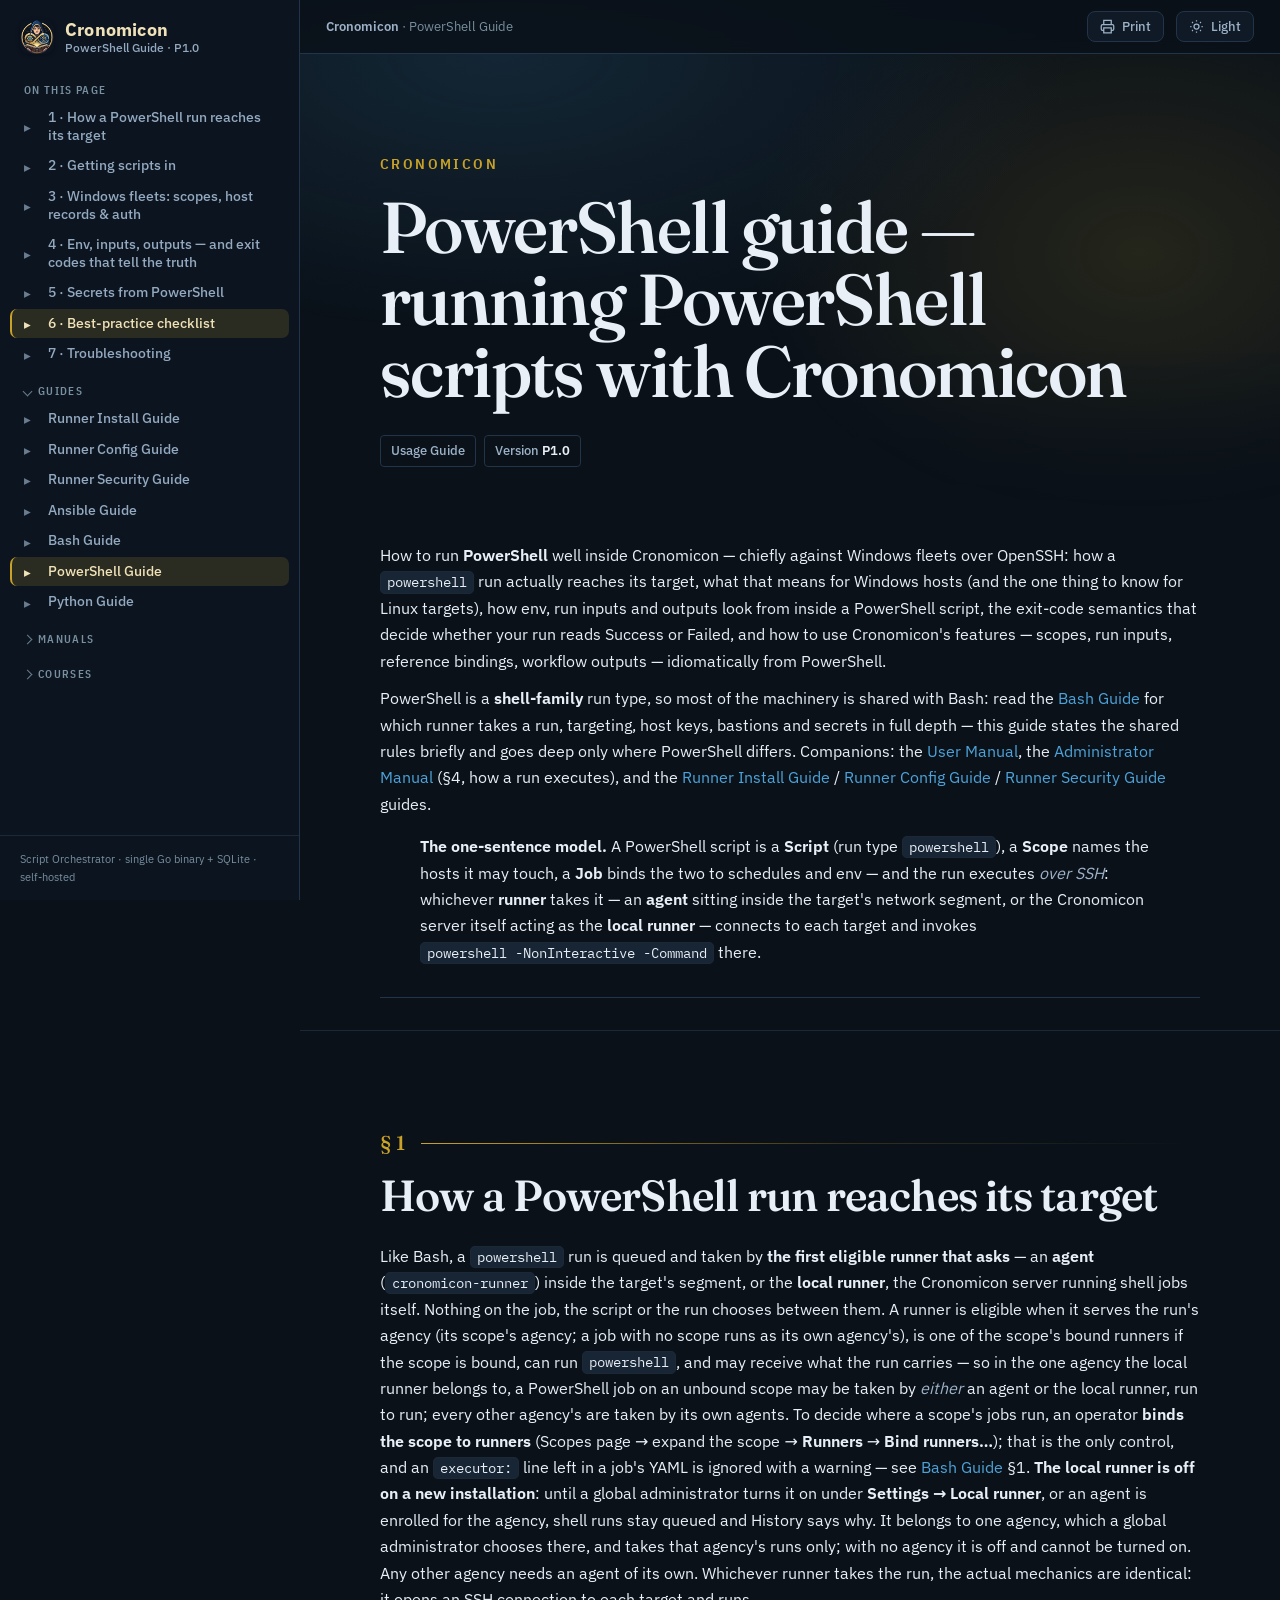
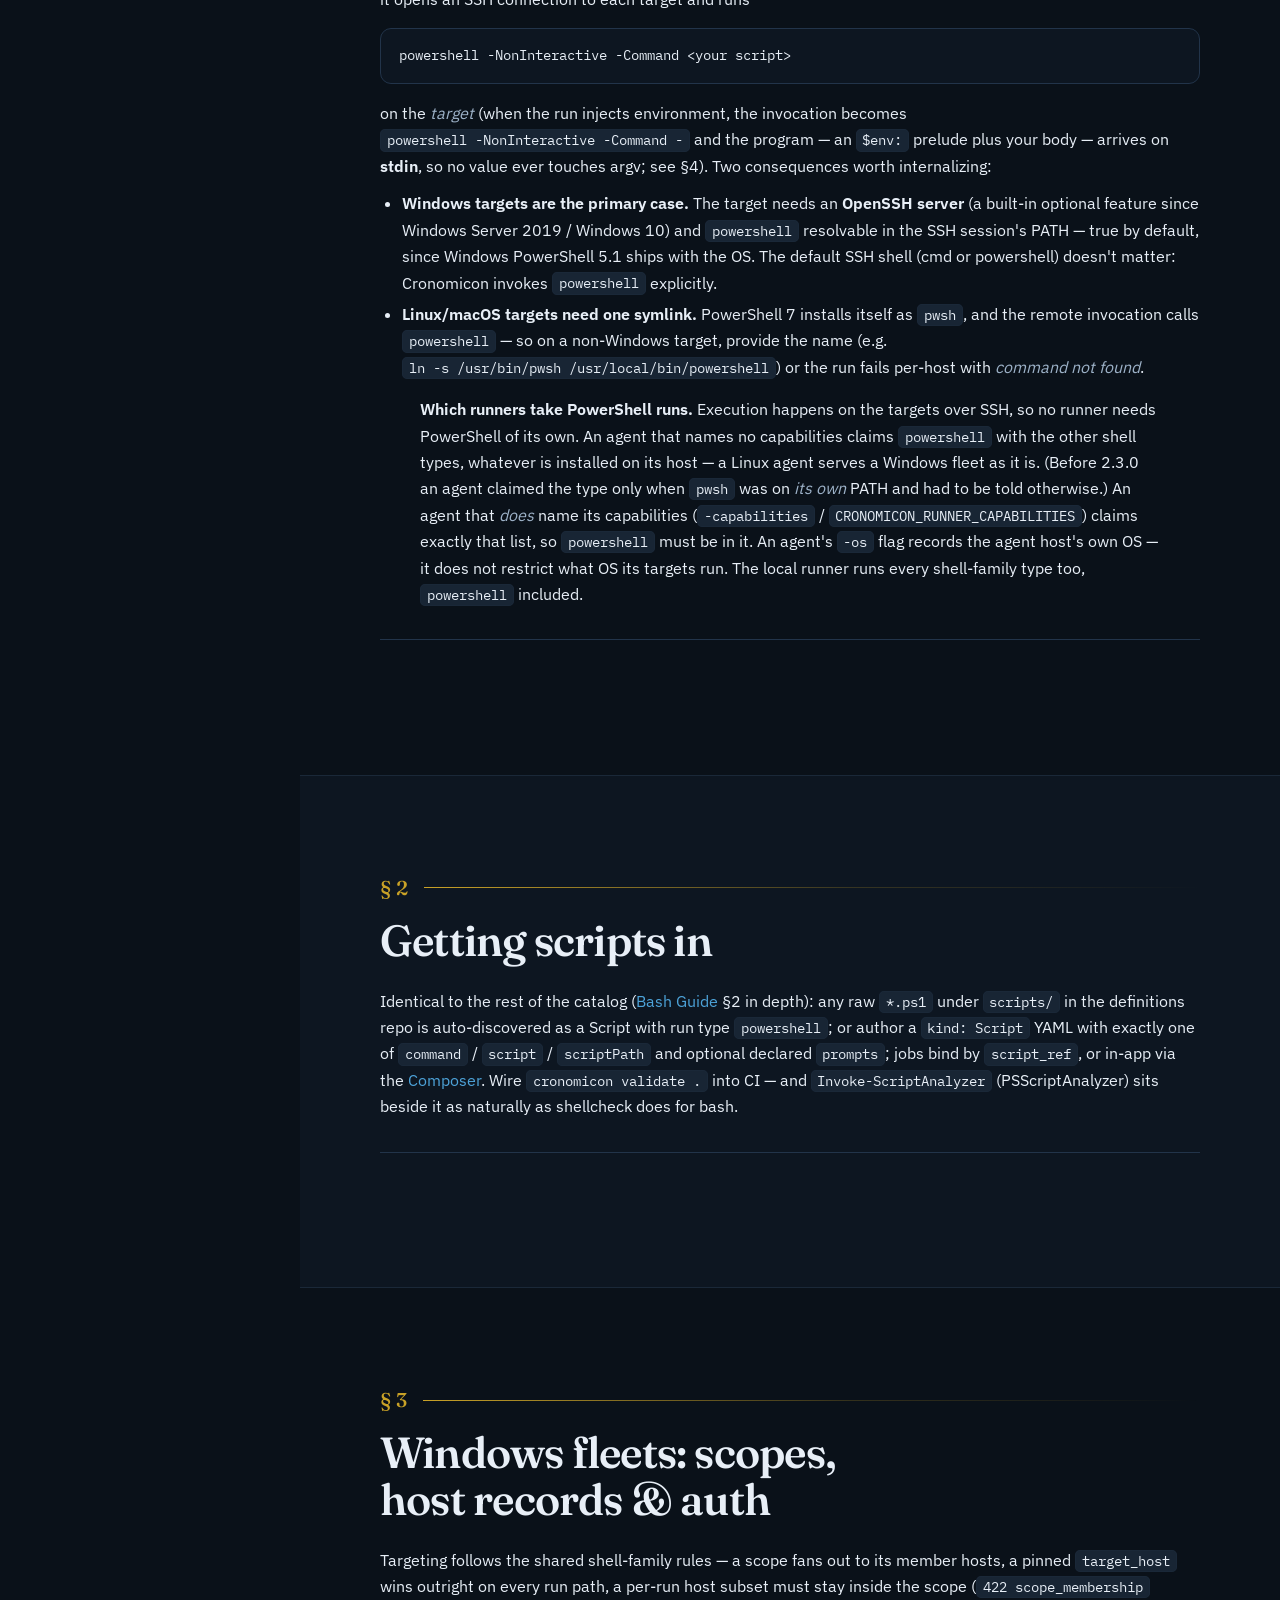
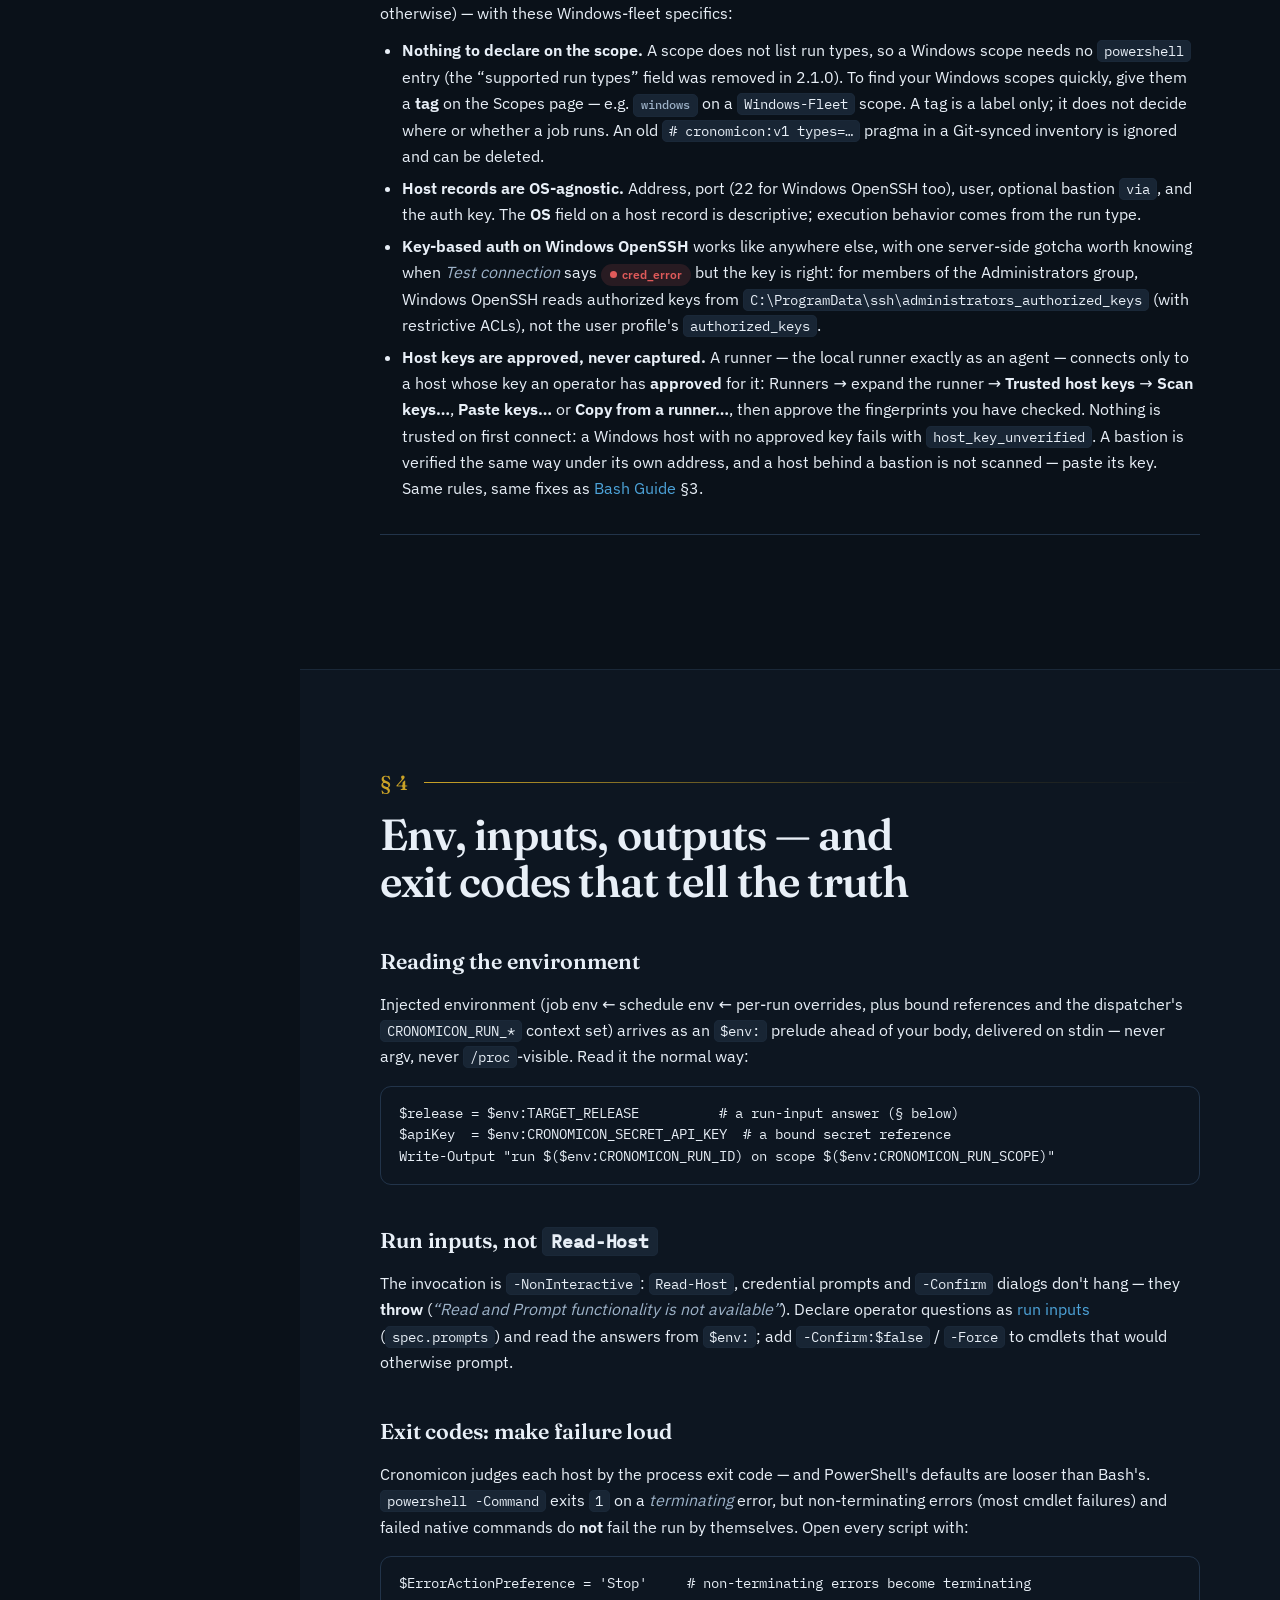
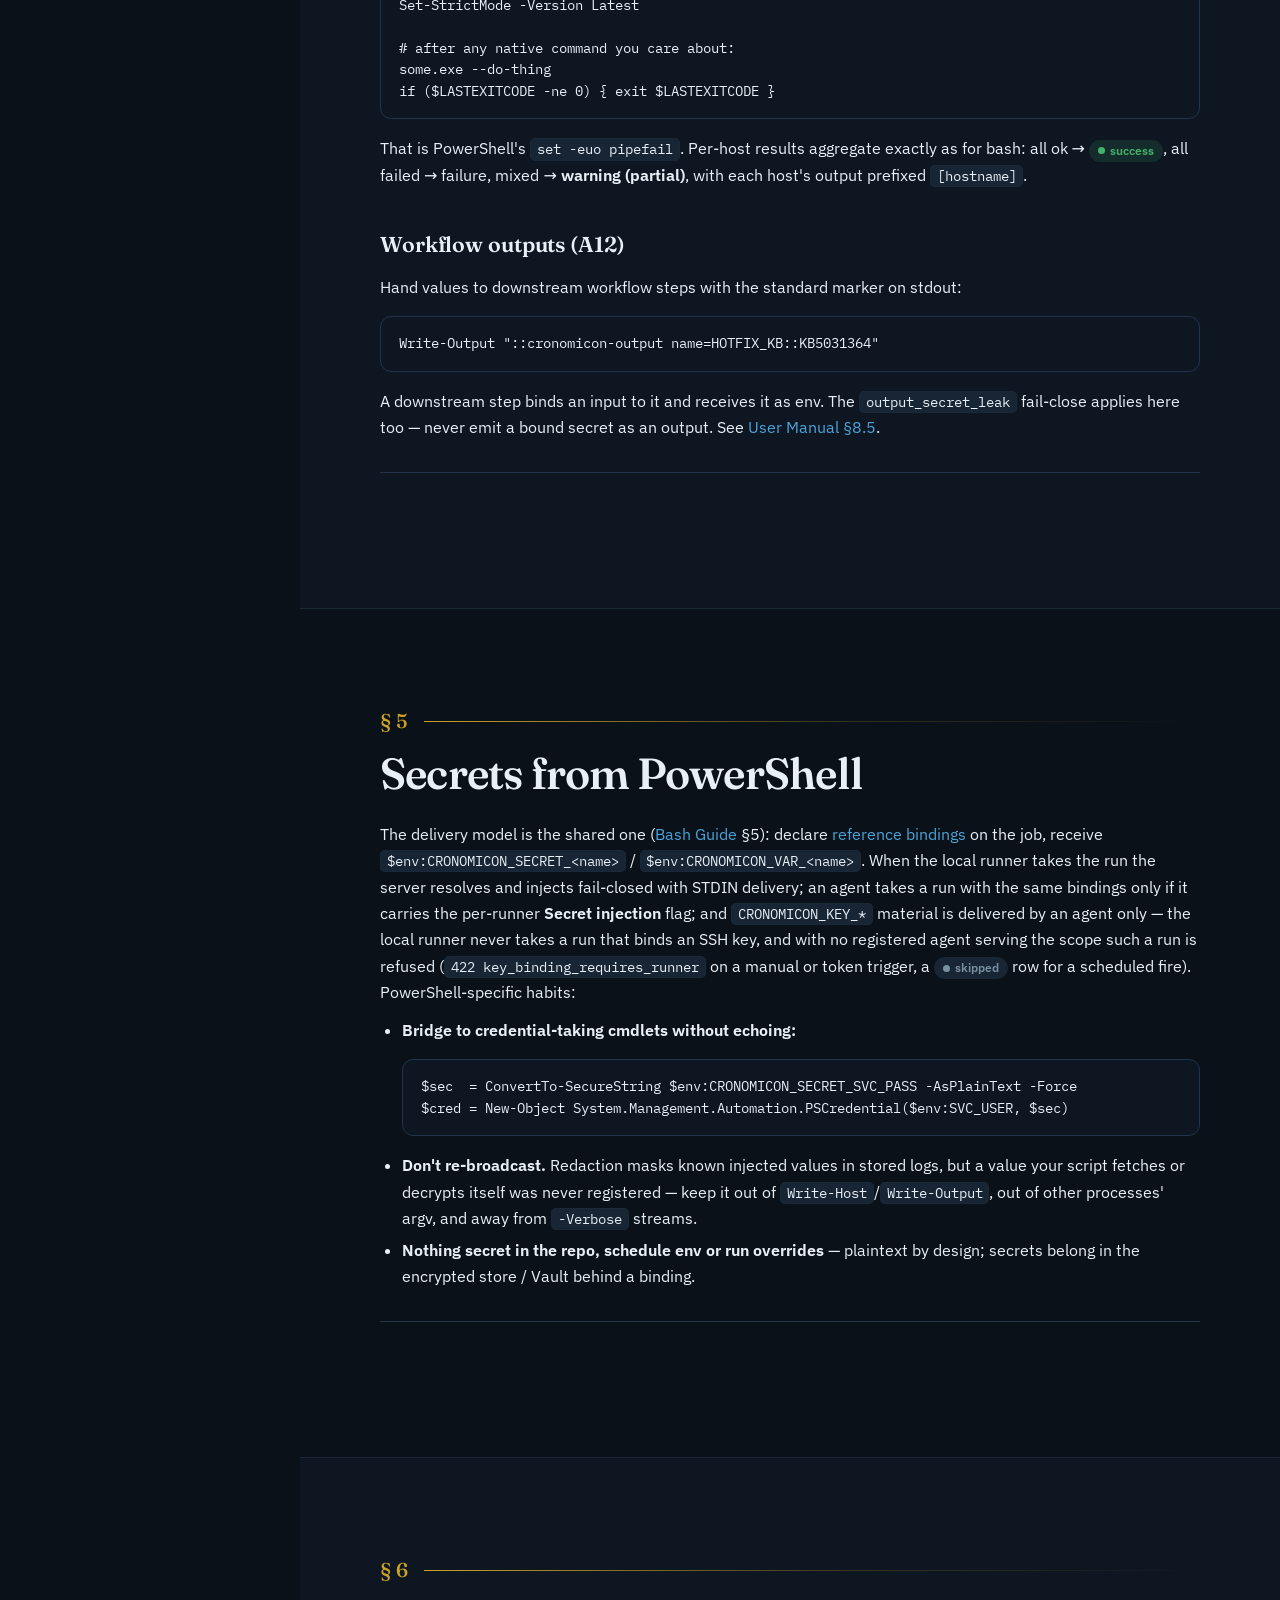
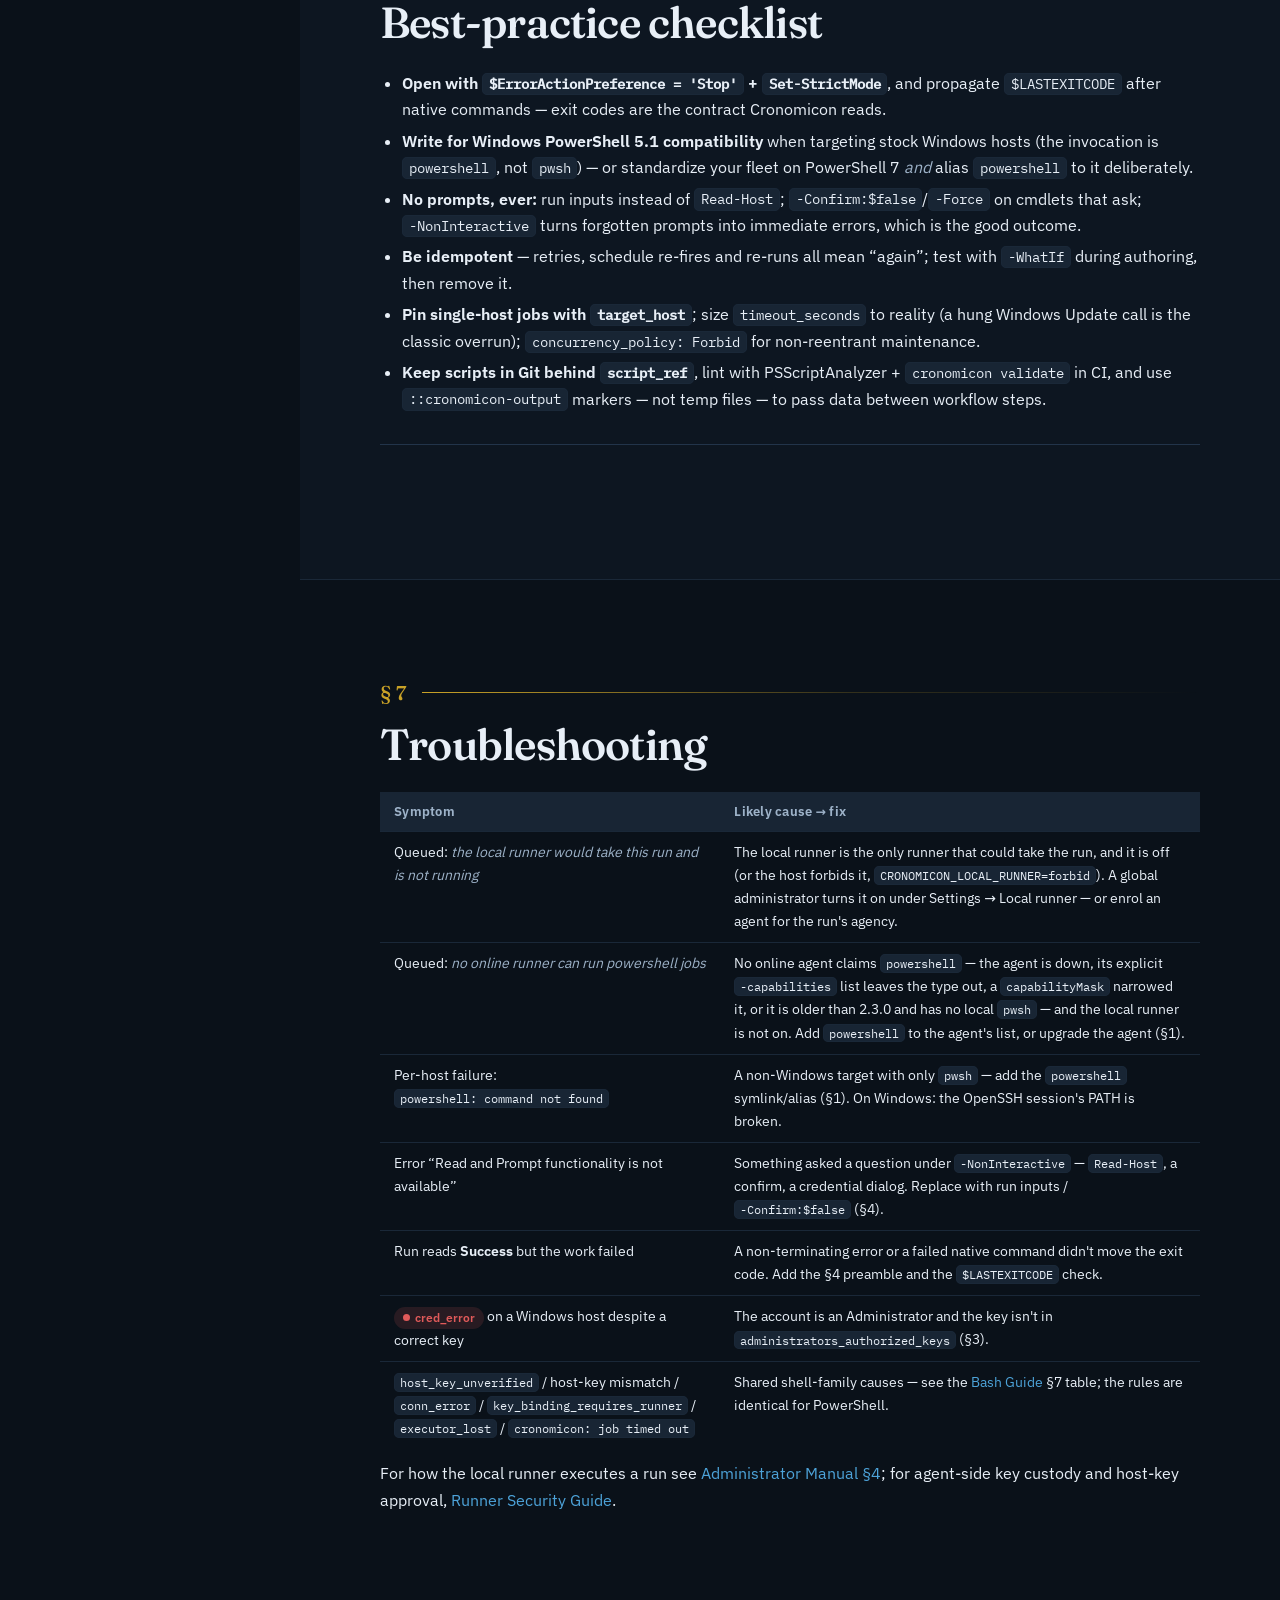
<file: docs/powershell-guide.html>
<!doctype html>
<html lang="en" data-theme="dark">
<head>
<meta charset="utf-8">
<meta name="viewport" content="width=device-width, initial-scale=1">
<title>Cronomicon — PowerShell guide — running PowerShell scripts with Cronomicon</title>
<style>
        /* Fonts are SELF-HOSTED (VU-1), and they are declared HERE rather than via a
 <link> in this <head> for a second reason: vite-manuals-plugin.js injects this
 <style> verbatim into the wrapped runner guides, whose generated <head> has no
 room for link elements. Everything the guides need must live in this block.
 administrator-manual.html carries a byte-identical copy of this <style>, so
 the two books and the guides read as one set (documentation-palette.test.ts
 fails if they drift).

 Why self-hosted: these documents are served by the Cronomicon binary to operators
 on networks that may have no egress to fonts.googleapis.com, and a blocked
 stylesheet silently drops the whole manual to system-ui with no error — the
 same defect frontend/index.html guards against. Faces copied from
 index.html unchanged (Google's own latin / latin-ext subsets); only the origin
 differs. The paths are RELATIVE (fonts/*), never /fonts/*: the manuals and the
 wrapped guides sit beside fonts/ wherever they are served (the app root, where
 Vite copies public/ into backend/web/dist; cronomicon.io/docs/; the release docs
 zip; a checkout opened from disk), and only a relative path resolves in all four.

 Families track theme.ts so the manuals and the product read as one thing: IBM
 Plex Sans for body, Plex Sans Condensed for uppercase structural type, Plex
 Mono for code. No other families are loaded. Fraunces stays on the
 hero and headings only — the manuals are a brand surface; do not spread it.

 Plex Sans and Fraunces are single variable files spanning 400-700; Condensed
 and Mono are static per weight. An unreferenced face is never fetched. */
        @font-face {
            font-family: 'IBM Plex Sans';
            font-style: normal;
            font-weight: 400 700;
            font-display: swap;
            src: url('fonts/plex-sans-400-700-latin-ext.woff2') format('woff2');
            unicode-range: U+0100-02BA, U+02BD-02C5, U+02C7-02CC, U+02CE-02D7, U+02DD-02FF, U+0304, U+0308, U+0329, U+1D00-1DBF, U+1E00-1E9F, U+1EF2-1EFF, U+2020, U+20A0-20AB, U+20AD-20C0, U+2113, U+2C60-2C7F, U+A720-A7FF
        }

        @font-face {
            font-family: 'IBM Plex Sans';
            font-style: normal;
            font-weight: 400 700;
            font-display: swap;
            src: url('fonts/plex-sans-400-700-latin.woff2') format('woff2');
            unicode-range: U+0000-00FF, U+0131, U+0152-0153, U+02BB-02BC, U+02C6, U+02DA, U+02DC, U+0304, U+0308, U+0329, U+2000-206F, U+20AC, U+2122, U+2191, U+2193, U+2212, U+2215, U+FEFF, U+FFFD
        }

        @font-face {
            font-family: 'IBM Plex Sans Condensed';
            font-style: normal;
            font-weight: 500;
            font-display: swap;
            src: url('fonts/plex-sans-condensed-500-latin-ext.woff2') format('woff2');
            unicode-range: U+0100-02BA, U+02BD-02C5, U+02C7-02CC, U+02CE-02D7, U+02DD-02FF, U+0304, U+0308, U+0329, U+1D00-1DBF, U+1E00-1E9F, U+1EF2-1EFF, U+2020, U+20A0-20AB, U+20AD-20C0, U+2113, U+2C60-2C7F, U+A720-A7FF
        }

        @font-face {
            font-family: 'IBM Plex Sans Condensed';
            font-style: normal;
            font-weight: 500;
            font-display: swap;
            src: url('fonts/plex-sans-condensed-500-latin.woff2') format('woff2');
            unicode-range: U+0000-00FF, U+0131, U+0152-0153, U+02BB-02BC, U+02C6, U+02DA, U+02DC, U+0304, U+0308, U+0329, U+2000-206F, U+20AC, U+2122, U+2191, U+2193, U+2212, U+2215, U+FEFF, U+FFFD
        }

        @font-face {
            font-family: 'IBM Plex Sans Condensed';
            font-style: normal;
            font-weight: 600;
            font-display: swap;
            src: url('fonts/plex-sans-condensed-600-latin-ext.woff2') format('woff2');
            unicode-range: U+0100-02BA, U+02BD-02C5, U+02C7-02CC, U+02CE-02D7, U+02DD-02FF, U+0304, U+0308, U+0329, U+1D00-1DBF, U+1E00-1E9F, U+1EF2-1EFF, U+2020, U+20A0-20AB, U+20AD-20C0, U+2113, U+2C60-2C7F, U+A720-A7FF
        }

        @font-face {
            font-family: 'IBM Plex Sans Condensed';
            font-style: normal;
            font-weight: 600;
            font-display: swap;
            src: url('fonts/plex-sans-condensed-600-latin.woff2') format('woff2');
            unicode-range: U+0000-00FF, U+0131, U+0152-0153, U+02BB-02BC, U+02C6, U+02DA, U+02DC, U+0304, U+0308, U+0329, U+2000-206F, U+20AC, U+2122, U+2191, U+2193, U+2212, U+2215, U+FEFF, U+FFFD
        }

        @font-face {
            font-family: 'IBM Plex Mono';
            font-style: normal;
            font-weight: 400;
            font-display: swap;
            src: url('fonts/plex-mono-400-latin-ext.woff2') format('woff2');
            unicode-range: U+0100-02BA, U+02BD-02C5, U+02C7-02CC, U+02CE-02D7, U+02DD-02FF, U+0304, U+0308, U+0329, U+1D00-1DBF, U+1E00-1E9F, U+1EF2-1EFF, U+2020, U+20A0-20AB, U+20AD-20C0, U+2113, U+2C60-2C7F, U+A720-A7FF
        }

        @font-face {
            font-family: 'IBM Plex Mono';
            font-style: normal;
            font-weight: 400;
            font-display: swap;
            src: url('fonts/plex-mono-400-latin.woff2') format('woff2');
            unicode-range: U+0000-00FF, U+0131, U+0152-0153, U+02BB-02BC, U+02C6, U+02DA, U+02DC, U+0304, U+0308, U+0329, U+2000-206F, U+20AC, U+2122, U+2191, U+2193, U+2212, U+2215, U+FEFF, U+FFFD
        }

        @font-face {
            font-family: 'IBM Plex Mono';
            font-style: normal;
            font-weight: 500;
            font-display: swap;
            src: url('fonts/plex-mono-500-latin-ext.woff2') format('woff2');
            unicode-range: U+0100-02BA, U+02BD-02C5, U+02C7-02CC, U+02CE-02D7, U+02DD-02FF, U+0304, U+0308, U+0329, U+1D00-1DBF, U+1E00-1E9F, U+1EF2-1EFF, U+2020, U+20A0-20AB, U+20AD-20C0, U+2113, U+2C60-2C7F, U+A720-A7FF
        }

        @font-face {
            font-family: 'IBM Plex Mono';
            font-style: normal;
            font-weight: 500;
            font-display: swap;
            src: url('fonts/plex-mono-500-latin.woff2') format('woff2');
            unicode-range: U+0000-00FF, U+0131, U+0152-0153, U+02BB-02BC, U+02C6, U+02DA, U+02DC, U+0304, U+0308, U+0329, U+2000-206F, U+20AC, U+2122, U+2191, U+2193, U+2212, U+2215, U+FEFF, U+FFFD
        }

        @font-face {
            font-family: 'Fraunces';
            font-style: normal;
            font-weight: 400 700;
            font-display: swap;
            src: url('fonts/fraunces-400-700-latin-ext.woff2') format('woff2');
            unicode-range: U+0100-02BA, U+02BD-02C5, U+02C7-02CC, U+02CE-02D7, U+02DD-02FF, U+0304, U+0308, U+0329, U+1D00-1DBF, U+1E00-1E9F, U+1EF2-1EFF, U+2020, U+20A0-20AB, U+20AD-20C0, U+2113, U+2C60-2C7F, U+A720-A7FF
        }

        @font-face {
            font-family: 'Fraunces';
            font-style: normal;
            font-weight: 400 700;
            font-display: swap;
            src: url('fonts/fraunces-400-700-latin.woff2') format('woff2');
            unicode-range: U+0000-00FF, U+0131, U+0152-0153, U+02BB-02BC, U+02C6, U+02DA, U+02DC, U+0304, U+0308, U+0329, U+2000-206F, U+20AC, U+2122, U+2191, U+2193, U+2212, U+2215, U+FEFF, U+FFFD
        }

        /* ============================================================
 Cronomicon Manual — palette ported 1:1 from the product
 (frontend/src/theme.ts). Dark is the product default.

 VU-18: these are hand-copied hex literals, so they silently rot
 the next time theme.ts moves. frontend/src/documentation-palette.test.ts
 fails if any hex in this file (or the wrapped runner-guide
 fragments, which reuse this <style> verbatim) is absent from
 theme.ts. When the product palette changes, re-map by ROLE — a
 doc's page background takes the new `bg`, its cards `panel`, its
 links `primary`, its warning callouts `warning` — never by
 eyeballing which new hex looks closest to the old one.

 Two role assignments are easy to get backwards:
 `warning` is a distinct ORANGE, not the brand gold (sharing the gold
 with `accent` would make a warn badge and an in-flight badge
 indistinguishable), and `accent` gold is the BRAND — the hero
 spine, the h2 rule, the active TOC item.
 ============================================================ */
        :root {
            /* Stacks copied from theme.ts (`sans` / `sansCond` / `mono` / `display`) so a
 fallback here matches a fallback there. --sansCond is the uppercase
 structural face — eyebrows, nav group labels, code-block captions. */
            --sans: 'IBM Plex Sans', system-ui, sans-serif;
            --sansCond: 'IBM Plex Sans Condensed', 'IBM Plex Sans', system-ui, sans-serif;
            --mono: 'IBM Plex Mono', ui-monospace, monospace;
            --display: 'Fraunces', Georgia, serif;
            --maxw: 880px;
            --nav-w: 300px;
            --band-pad: clamp(64px, 8vw, 112px);
            --gold-rule: linear-gradient(90deg, var(--accent), color-mix(in srgb, var(--accent) 22%, transparent) 55%, transparent);
        }

        html[data-theme="dark"] {
            --bg: #0a1119;
            --panel: #101a26;
            --panel2: #182534;
            --panelHover: #182534;
            --panelInput: #0d1621;
            --border: #22344a;
            --borderLight: #1a2838;
            --borderStrong: #566c86;
            --text: #e8eff7;
            --textSec: #9db2c8;
            --textMuted: #78909f;
            --onSolid: #0a1119;
            --primary: #4da3d9;
            --primaryHover: #6fb8e5;
            --primaryBg: rgba(77, 163, 217, .15);
            --accent: #c9a227;
            --accentBg: rgba(201, 162, 39, .14);
            --success: #45b26b;
            --successBg: rgba(69, 178, 107, .14);
            --danger: #e05a5a;
            --dangerBg: rgba(224, 90, 90, .14);
            --warning: #d98a2b;
            --warningBg: rgba(217, 138, 43, .14);
            --info: #4da3d9;
            --infoBg: rgba(77, 163, 217, .14);
            --sidebar: #0c1420;
            --sidebarHover: #16222f;
            --sidebarText: #93a9bf;
            --sidebarTextActive: #f0e2b8;
            --sidebarActive: rgba(201, 162, 39, .16);
            --shadow: 0 2px 12px rgba(0, 0, 0, .45);
            --shadowSm: 0 1px 4px rgba(0, 0, 0, .3);
            --code: #0d1621;
            --band: #0d1621;
        }

        html[data-theme="light"] {
            --bg: #f4f6fa;
            --panel: #ffffff;
            --panel2: #eef2f7;
            --panelHover: #eef2f7;
            --panelInput: #ffffff;
            --border: #d5dde8;
            --borderLight: #e6ebf2;
            --borderStrong: #828fa0;
            --text: #131e2b;
            --textSec: #46596e;
            --textMuted: #596c80;
            --onSolid: #ffffff;
            --primary: #15709f;
            --primaryHover: #0f5c85;
            --primaryBg: rgba(21, 112, 159, .10);
            --accent: #7c6311;
            --accentBg: rgba(124, 99, 17, .12);
            --success: #1e7f45;
            --successBg: rgba(30, 127, 69, .10);
            --danger: #c0342f;
            --dangerBg: rgba(192, 52, 47, .10);
            --warning: #9c5f11;
            --warningBg: rgba(156, 95, 17, .12);
            --info: #15709f;
            --infoBg: rgba(21, 112, 159, .10);
            --sidebar: #ffffff;
            --sidebarHover: #eef2f7;
            --sidebarText: #46596e;
            --sidebarTextActive: #131e2b;
            --sidebarActive: rgba(124, 99, 17, .13);
            --shadow: 0 2px 12px rgba(15, 30, 50, .08);
            --shadowSm: 0 1px 4px rgba(15, 30, 50, .05);
            --code: #eef2f7;
            --band: #ffffff;
        }

        * {
            box-sizing: border-box
        }

        html {
            scroll-behavior: smooth
        }

        body {
            margin: 0;
            background: var(--bg);
            color: var(--text);
            font-family: var(--sans);
            font-size: 16px;
            line-height: 1.65;
            -webkit-font-smoothing: antialiased;
            display: flex;
            min-height: 100vh;
        }

        a {
            color: var(--primary);
            text-decoration: none
        }

        a:hover {
            color: var(--primaryHover);
            text-decoration: underline
        }

        code,
        kbd,
        pre {
            font-family: var(--mono)
        }

        /* ---------- Sidebar ----------
 Every colour in this block reads a token, never a hardcoded dark
 literal: light mode has a true light rail (VU-9), so a hardcoded
 pale-slate link would be near-invisible on white. Tokens also keep the
 VU-18 drift guard honest — nothing here to re-map by hand next time. */
        #sidebar {
            width: var(--nav-w);
            flex: 0 0 var(--nav-w);
            background: var(--sidebar);
            position: sticky;
            top: 0;
            height: 100vh;
            overflow-y: auto;
            border-right: 1px solid var(--border);
            display: flex;
            flex-direction: column;
            z-index: 40;
        }

        #sidebar::-webkit-scrollbar {
            width: 8px
        }

        #sidebar::-webkit-scrollbar-thumb {
            background: var(--border);
            border-radius: 8px
        }

        .brand {
            display: flex;
            align-items: center;
            gap: 11px;
            padding: 20px 20px 14px
        }

        .brand .logo {
            width: 34px;
            height: 34px;
            flex: 0 0 34px;
            border-radius: 9px;
            overflow: hidden;
            box-shadow: var(--shadowSm)
        }

        .brand .logo img {
            width: 100%;
            height: 100%;
            object-fit: cover;
            display: block
        }

        .brand .bt {
            display: flex;
            flex-direction: column;
            line-height: 1.15
        }

        .brand .bt b {
            color: var(--sidebarTextActive);
            font-size: 18px;
            font-weight: 700;
            letter-spacing: .2px
        }

        .brand .bt span {
            color: var(--sidebarText);
            font-size: 11.5px;
            font-weight: 500
        }

        .navsearch {
            padding: 0 16px 12px
        }

        .navsearch input {
            width: 100%;
            padding: 8px 11px;
            border-radius: 8px;
            border: 1px solid var(--borderStrong);
            background: var(--panelInput);
            color: var(--text);
            font-family: var(--sans);
            font-size: 13px;
            outline: none
        }

        .navsearch input::placeholder {
            color: var(--textMuted)
        }

        .navsearch input:focus {
            border-color: var(--primary)
        }

        nav.toc {
            padding: 0 10px 30px;
            flex: 1
        }

        /* Condensed 600: the uppercase structural face (theme.ts `sansCond`). 600, not
 700 — the self-hosted Condensed subsets are 500 and 600, and 700 would be
 synthesised. */
        nav.toc .grp {
            margin: 14px 6px 4px;
            padding: 0 8px;
            font-size: 10.5px;
            font-weight: 600;
            font-family: var(--sansCond);
            letter-spacing: .13em;
            text-transform: uppercase;
            color: var(--textMuted)
        }

        /* ---- collapsible part sections ---- */
        nav.toc details.grp-sec {
            margin: 0
        }

        nav.toc summary.grp {
            cursor: pointer;
            list-style: none;
            display: flex;
            align-items: center;
            gap: 7px;
            user-select: none;
            transition: color .15s
        }

        nav.toc summary.grp::-webkit-details-marker {
            display: none
        }

        nav.toc summary.grp:hover {
            color: var(--sidebarText)
        }

        nav.toc summary.grp:before {
            content: "";
            flex: 0 0 6px;
            width: 6px;
            height: 6px;
            border-right: 1.6px solid currentColor;
            border-bottom: 1.6px solid currentColor;
            transform: rotate(-45deg);
            transition: transform .15s;
            opacity: .85
        }

        nav.toc details.grp-sec[open]>summary.grp:before {
            transform: rotate(45deg)
        }

        nav.toc summary.grp:focus-visible {
            outline: 2px solid var(--primary);
            outline-offset: 2px;
            border-radius: 5px
        }

        nav.toc.filtering summary.grp {
            display: none
        }

        nav.toc a {
            display: flex;
            align-items: center;
            gap: 9px;
            padding: 6px 12px;
            margin: 1px 0;
            border-radius: 7px;
            color: var(--sidebarText);
            font-size: 13.5px;
            font-weight: 500;
            text-decoration: none;
            line-height: 1.3;
            border-left: 2px solid transparent
        }

        nav.toc a .ic {
            width: 15px;
            height: 15px;
            flex: 0 0 15px;
            opacity: .7
        }

        nav.toc a:hover {
            background: var(--sidebarHover);
            color: var(--sidebarTextActive);
            text-decoration: none
        }

        nav.toc a.active {
            background: var(--sidebarActive);
            color: var(--sidebarTextActive);
            border-left-color: var(--accent)
        }

        nav.toc a.active .ic {
            opacity: 1
        }

        nav.toc a.hidden {
            display: none
        }

        nav.toc .grp .grp-adv {
            display: inline-block;
            margin-left: 6px;
            padding: 0 6px;
            border-radius: 20px;
            background: var(--accentBg);
            color: var(--accent);
            font-size: 8.5px;
            letter-spacing: .06em;
            border: 1px solid var(--accent)
        }

        .sb-foot {
            padding: 14px 20px;
            border-top: 1px solid var(--borderLight);
            color: var(--textMuted);
            font-size: 11px
        }

        /* ---------- Topbar ---------- */
        #topbar {
            position: sticky;
            top: 0;
            z-index: 30;
            display: flex;
            align-items: center;
            gap: 12px;
            padding: 11px 26px;
            background: color-mix(in srgb, var(--bg) 86%, transparent);
            backdrop-filter: blur(9px);
            border-bottom: 1px solid var(--border)
        }

        #topbar .crumbs {
            flex: 1;
            color: var(--textMuted);
            font-size: 13px;
            min-width: 0;
            overflow: hidden;
            text-overflow: ellipsis;
            white-space: nowrap
        }

        #topbar .crumbs b {
            color: var(--textSec);
            font-weight: 600
        }

        .tbtn {
            display: inline-flex;
            align-items: center;
            gap: 7px;
            padding: 6px 12px;
            border-radius: 8px;
            border: 1px solid var(--border);
            background: var(--panel);
            color: var(--textSec);
            font-family: var(--sans);
            font-size: 13px;
            font-weight: 500;
            cursor: pointer;
            transition: .15s
        }

        .tbtn:hover {
            background: var(--panelHover);
            color: var(--text);
            border-color: var(--primary)
        }

        .tbtn svg {
            width: 15px;
            height: 15px
        }

        #menuToggle {
            display: none
        }

        /* ---------- Main ---------- */
        #wrap {
            flex: 1;
            min-width: 0;
            display: flex;
            flex-direction: column;
            /* The bands (below) paint past main's reading measure to the edges of this
 pane. clip, not hidden: it trims them here without turning #wrap into a
 scroll container, so the sticky topbar keeps sticking. */
            overflow-x: clip
        }

        main {
            width: 100%;
            max-width: var(--maxw);
            margin: 0 auto;
            padding: 0 30px
        }

        section {
            padding-top: 30px;
            margin-top: 18px;
            scroll-margin-top: 70px
        }

        /* ---------- Hero ----------
 The site's hero, not a card: the title sits on the page under the same two
 glows cronomicon.io uses (gold toward the right, sky toward the top left),
 painted by ::before across the whole pane (as the Bands are). The glow positions are
 offsets from main's edges (100vmax is how far ::before overhangs each side)
 so they land in the same place at every pane width. */
        .hero {
            position: relative;
            isolation: isolate;
            padding: clamp(56px, 8vw, 104px) 0 clamp(40px, 5vw, 64px)
        }

        /* Starts above the hero, as the site's does, and fades out before its
 bottom edge, so the glow has no hard edge at either end — including on a
 course's cover slide, where the hero sits mid-screen. */
        .hero::before {
            content: "";
            position: absolute;
            z-index: -1;
            inset: -140px -100vmax 0;
            pointer-events: none;
            background:
                radial-gradient(ellipse 560px 400px at calc(100% - 100vmax - 60px) 55%, var(--accentBg), transparent 70%),
                radial-gradient(ellipse 820px 400px at calc(100vmax + 120px) 140px, var(--primaryBg), transparent 70%);
            -webkit-mask-image: linear-gradient(to bottom, transparent, black 140px, black 70%, transparent);
            mask-image: linear-gradient(to bottom, transparent, black 140px, black 70%, transparent)
        }

        /* The Cronomicon wordmark, set as the site's header sets it. */
        .hero .eyebrow {
            margin: 0 0 20px;
            font-family: var(--sansCond);
            font-size: 15px;
            font-weight: 600;
            line-height: 1;
            letter-spacing: .16em;
            text-transform: uppercase;
            color: var(--accent)
        }

        .hero h1 {
            font-family: var(--display);
            font-optical-sizing: auto;
            font-size: clamp(44px, 1.9rem + 3.4vw, 72px);
            line-height: 1;
            margin: 0 0 .32em;
            font-weight: 560;
            letter-spacing: -.022em;
            text-wrap: balance
        }

        .hero p.lead {
            font-size: 19px;
            line-height: 1.6;
            color: var(--textSec);
            max-width: 58ch;
            margin: 0;
            text-wrap: pretty
        }

        .hero .meta {
            display: flex;
            flex-wrap: wrap;
            gap: 8px;
            margin-top: 28px
        }

        .hero .meta .chip {
            font-size: 13px;
            color: var(--textSec);
            border: 1px solid var(--border);
            border-radius: 4px;
            padding: 4px 10px;
            font-weight: 500
        }

        .hero .meta .chip b {
            color: var(--text);
            font-weight: 600
        }

        /* ---------- Typography ---------- */
        h2 {
            font-family: var(--display);
            font-optical-sizing: auto;
            font-size: 30px;
            font-weight: 600;
            letter-spacing: -.01em;
            margin: .3em 0 .55em;
            padding-bottom: .34em;
            border-bottom: 2px solid transparent;
            border-image: var(--gold-rule) 1;
            display: flex;
            align-items: center;
            gap: 13px
        }

        h2 .secnum {
            font-family: var(--sans);
            font-size: 14px;
            color: var(--onSolid);
            background: var(--primary);
            min-width: 32px;
            height: 32px;
            border-radius: 9px;
            display: inline-grid;
            place-items: center;
            font-weight: 700;
            flex: 0 0 auto;
            box-shadow: var(--shadowSm)
        }

        h3 {
            font-family: var(--display);
            font-optical-sizing: auto;
            font-size: 21.5px;
            font-weight: 600;
            letter-spacing: -.005em;
            margin: 1.8em 0 .5em;
            color: var(--text)
        }

        h4 {
            font-size: 16px;
            font-weight: 650;
            margin: 1.5em 0 .4em;
            color: var(--text);
            letter-spacing: .005em
        }

        p {
            margin: .7em 0
        }

        ul,
        ol {
            margin: .6em 0;
            padding-left: 1.4em
        }

        li {
            margin: .32em 0
        }

        .lead-p {
            font-size: 17.5px;
            color: var(--textSec);
            margin: .2em 0 1.1em
        }

        strong {
            font-weight: 650;
            color: var(--text)
        }

        em {
            color: var(--textSec)
        }

        hr {
            border: none;
            border-top: 1px solid var(--border);
            margin: 2em 0
        }

        .muted {
            color: var(--textMuted)
        }

        /* ---------- Code ---------- */
        code:not(pre code) {
            background: var(--panel2);
            border: 1px solid var(--borderLight);
            padding: .08em .42em;
            border-radius: 5px;
            font-size: .86em;
            color: var(--text);
            white-space: nowrap
        }

        .codeblock {
            position: relative;
            margin: 1em 0
        }

        .codeblock pre {
            background: var(--code);
            border: 1px solid var(--border);
            border-radius: 11px;
            padding: 16px 18px;
            overflow-x: auto;
            font-size: 13.5px;
            line-height: 1.6;
            color: var(--text);
            margin: 0
        }

        .codeblock .cap {
            font-size: 11px;
            font-weight: 600;
            font-family: var(--sansCond);
            letter-spacing: .06em;
            text-transform: uppercase;
            color: var(--textMuted);
            padding: 0 2px 6px
        }

        .copybtn {
            position: absolute;
            top: 8px;
            right: 8px;
            background: var(--panel2);
            border: 1px solid var(--border);
            color: var(--textSec);
            border-radius: 7px;
            padding: 4px 9px;
            font-size: 11px;
            font-family: var(--sans);
            font-weight: 600;
            cursor: pointer;
            opacity: 0;
            transition: .15s
        }

        .codeblock:hover .copybtn {
            opacity: 1
        }

        .copybtn:hover {
            background: var(--primary);
            color: var(--onSolid);
            border-color: var(--primary)
        }

        .copybtn.ok {
            background: var(--success);
            color: var(--onSolid);
            border-color: var(--success)
        }

        /* ---------- Tables ---------- */
        .tbl-wrap {
            overflow-x: auto;
            margin: 1.1em 0;
            border: 1px solid var(--border);
            border-radius: 12px;
            box-shadow: var(--shadowSm)
        }

        table {
            border-collapse: collapse;
            width: 100%;
            font-size: 14px
        }

        table.matrix {
            min-width: 640px
        }

        th,
        td {
            text-align: left;
            padding: 9px 14px;
            border-bottom: 1px solid var(--borderLight);
            vertical-align: top
        }

        thead th {
            background: var(--panel2);
            color: var(--textSec);
            font-weight: 650;
            font-size: 12.5px;
            letter-spacing: .02em;
            position: sticky;
            top: 0
        }

        tbody tr:last-child td {
            border-bottom: none
        }

        tbody tr:hover {
            background: var(--panelHover)
        }

        td code {
            white-space: normal
        }

        .tick {
            color: var(--success);
            font-weight: 800
        }

        .cross {
            color: var(--textMuted)
        }

        .enf {
            background: var(--successBg)
        }

        /* ---------- Callouts ---------- */
        .callout {
            border-radius: 11px;
            padding: 14px 17px 14px 16px;
            margin: 1.2em 0;
            border: 1px solid var(--border);
            background: var(--panel);
            border-left-width: 4px;
            position: relative;
            font-size: 14.5px
        }

        .callout .ct {
            font-weight: 700;
            display: flex;
            align-items: center;
            gap: 8px;
            margin-bottom: 3px;
            font-size: 14px
        }

        .callout p:first-of-type {
            margin-top: .2em
        }

        .callout p:last-child {
            margin-bottom: 0
        }

        .callout.note {
            border-left-color: var(--info);
            background: var(--infoBg)
        }

        .callout.tip {
            border-left-color: var(--success);
            background: var(--successBg)
        }

        .callout.warn {
            border-left-color: var(--warning);
            background: var(--warningBg)
        }

        .callout.danger {
            border-left-color: var(--danger);
            background: var(--dangerBg)
        }

        .callout.gotcha {
            border-left-color: var(--accent);
            background: var(--accentBg)
        }

        .callout.plain {
            border-left-color: var(--primary);
            background: var(--primaryBg)
        }

        .callout.plain .ct {
            color: var(--primary)
        }

        .callout .ct .em {
            font-size: 16px
        }

        /* ---------- "Advanced" heading badge ---------- */
        .adv {
            display: inline-flex;
            align-items: center;
            gap: 5px;
            font-size: 10.5px;
            font-weight: 600;
            font-family: var(--sansCond);
            letter-spacing: .06em;
            text-transform: uppercase;
            padding: 2px 8px;
            border-radius: 30px;
            background: var(--accentBg);
            color: var(--accent);
            border: 1px solid var(--accent);
            vertical-align: middle;
            margin-left: 9px;
            line-height: 1.4
        }

        .adv:before {
            content: "▸";
            font-size: 10px
        }

        /* ---------- Start-here on-ramp ----------
 Open, like the site's lists: no card around the block and none around each
 persona, just three columns parted by hairlines. */
        .starthere {
            padding: 0 0 clamp(56px, 7vw, 88px)
        }

        .starthere>.sh-hd {
            font-family: var(--display);
            font-optical-sizing: auto;
            font-size: 26px;
            font-weight: 580;
            line-height: 1.2;
            letter-spacing: -.012em;
            margin: 0 0 8px
        }

        .starthere>.sh-sub {
            color: var(--textSec);
            font-size: 16px;
            max-width: 64ch;
            margin: 0 0 26px
        }

        .persona-grid {
            display: grid;
            grid-template-columns: repeat(3, minmax(0, 1fr));
            border-top: 1px solid var(--border)
        }

        .persona {
            display: flex;
            flex-direction: column;
            padding: 20px 24px 0 0
        }

        .persona+.persona {
            padding-left: 24px;
            border-left: 1px solid var(--borderLight)
        }

        .persona .ph {
            display: flex;
            align-items: center;
            gap: 9px;
            font-weight: 650;
            font-size: 16px;
            margin-bottom: 6px
        }

        .persona .ph .em {
            font-size: 19px
        }

        .persona .pdesc {
            color: var(--textSec);
            font-size: 14.5px;
            line-height: 1.55;
            flex: 1;
            margin: 0 0 12px
        }

        .persona .ppath {
            font-size: 14px;
            font-weight: 600;
            color: var(--primary)
        }

        .persona .ppath:hover {
            color: var(--primaryHover)
        }

        @media(max-width:760px) {
            .persona-grid {
                grid-template-columns: minmax(0, 1fr)
            }

            .persona,
            .persona+.persona {
                padding: 18px 0;
                border-left: 0
            }

            .persona+.persona {
                border-top: 1px solid var(--borderLight)
            }
        }

        /* ---------- Jargon buster ---------- */
        .jargon {
            margin: 1.3em 0;
            border: 1px solid var(--border);
            border-radius: 13px;
            overflow: hidden
        }

        .jargon table {
            margin: 0;
            border: none
        }

        .jargon td {
            vertical-align: top;
            padding: 11px 16px;
            border-top: 1px solid var(--borderLight)
        }

        .jargon tr:first-child td {
            border-top: none
        }

        .jargon td:first-child {
            font-weight: 650;
            color: var(--text);
            white-space: nowrap;
            width: 1%
        }

        .jargon td:last-child {
            color: var(--textSec);
            font-size: 14px
        }

        /* ---------- Cards / grids ---------- */
        .grid {
            display: grid;
            gap: 14px;
            margin: 1.2em 0
        }

        .grid.c2 {
            grid-template-columns: repeat(auto-fit, minmax(250px, 1fr))
        }

        .grid.c3 {
            grid-template-columns: repeat(auto-fit, minmax(210px, 1fr))
        }

        .grid.c4 {
            grid-template-columns: repeat(auto-fit, minmax(175px, 1fr))
        }

        .card {
            background: var(--panel);
            border: 1px solid var(--border);
            border-radius: 15px;
            padding: 20px;
            box-shadow: var(--shadowSm);
            transition: transform .18s ease, box-shadow .18s ease, border-color .18s ease
        }

        .card:hover {
            transform: translateY(-2px);
            box-shadow: var(--shadow);
            border-color: color-mix(in srgb, var(--accent) 45%, var(--border))
        }

        .card h4 {
            margin-top: 0
        }

        .card .ic-lg {
            width: 30px;
            height: 30px;
            color: var(--primary);
            margin-bottom: 6px
        }

        /* ---------- Steps ---------- */
        ol.steps {
            counter-reset: st;
            list-style: none;
            padding-left: 0;
            margin: 1em 0
        }

        ol.steps>li {
            counter-increment: st;
            position: relative;
            padding: 4px 0 14px 44px;
            margin: 0
        }

        ol.steps>li:before {
            content: counter(st);
            position: absolute;
            left: 0;
            top: 2px;
            width: 28px;
            height: 28px;
            background: var(--primaryBg);
            color: var(--primary);
            border: 1px solid var(--primary);
            border-radius: 50%;
            display: grid;
            place-items: center;
            font-weight: 700;
            font-size: 13px;
            font-family: var(--mono)
        }

        ol.steps>li:not(:last-child):after {
            content: "";
            position: absolute;
            left: 14px;
            top: 32px;
            bottom: 2px;
            width: 1px;
            background: var(--border)
        }

        /* ---------- Pills / badges ---------- */
        .pill {
            display: inline-flex;
            align-items: center;
            gap: 5px;
            padding: 2px 9px;
            border-radius: 30px;
            font-size: 12px;
            font-weight: 600;
            font-family: var(--sans);
            white-space: nowrap;
            line-height: 1.5
        }

        .pill .dot {
            width: 7px;
            height: 7px;
            border-radius: 50%;
            display: inline-block
        }

        .pill.ok {
            background: var(--successBg);
            color: var(--success)
        }

        .pill.ok .dot {
            background: var(--success)
        }

        .pill.fail {
            background: var(--dangerBg);
            color: var(--danger)
        }

        .pill.fail .dot {
            background: var(--danger)
        }

        .pill.warn {
            background: var(--warningBg);
            color: var(--warning)
        }

        .pill.warn .dot {
            background: var(--warning)
        }

        .pill.run {
            background: var(--infoBg);
            color: var(--info)
        }

        .pill.run .dot {
            background: var(--info)
        }

        .pill.mut {
            background: var(--panel2);
            color: var(--textMuted)
        }

        .pill.mut .dot {
            background: var(--textMuted)
        }

        .pill.crn {
            background: var(--accentBg);
            color: var(--accent)
        }

        .pill.git {
            background: var(--panel2);
            color: var(--textSec)
        }

        .tag {
            display: inline-block;
            font-family: var(--mono);
            font-size: 11.5px;
            background: var(--panel2);
            border: 1px solid var(--borderLight);
            border-radius: 5px;
            padding: 1px 7px;
            color: var(--textSec);
            font-weight: 500
        }

        /* ---------- Figures / SVG ---------- */
        figure {
            margin: 1.4em 0;
            background: var(--panel);
            border: 1px solid var(--border);
            border-radius: 14px;
            padding: 20px;
            box-shadow: var(--shadowSm);
            overflow: hidden
        }

        figure svg {
            display: block;
            width: 100%;
            height: auto
        }

        figcaption {
            margin-top: 12px;
            font-size: 13px;
            color: var(--textMuted);
            text-align: center;
            font-style: italic
        }

        /* Screenshots — each figure.shot carries a dark AND a light capture of the real
 app (frontend/public/manual/<view>-<theme>.png, referenced as manual/*); the pair
 swaps with the manual's own theme toggle so the pictured UI always matches the
 reader's chosen theme. Captures are 1600×900 with seeded demo data; the
 width/height attributes prevent layout shift under loading="lazy". */
        figure.shot {
            padding: 10px
        }

        figure.shot img {
            display: block;
            width: 100%;
            height: auto;
            border: 1px solid var(--borderLight);
            border-radius: 9px
        }

        figure.shot figcaption {
            margin-top: 10px
        }

        html[data-theme="dark"] figure.shot img.light {
            display: none
        }

        html[data-theme="light"] figure.shot img.dark {
            display: none
        }

        .svg-box {
            fill: var(--panel2);
            stroke: var(--border)
        }

        .svg-box-p {
            fill: var(--primaryBg);
            stroke: var(--primary)
        }

        .svg-box-a {
            fill: var(--accentBg);
            stroke: var(--accent)
        }

        .svg-box-s {
            fill: var(--successBg);
            stroke: var(--success)
        }

        .svg-box-d {
            fill: var(--dangerBg);
            stroke: var(--danger)
        }

        .svg-lbl {
            fill: var(--text);
            font-family: var(--sans);
            font-weight: 600
        }

        .svg-sub {
            fill: var(--textMuted);
            font-family: var(--sans)
        }

        .svg-line {
            stroke: var(--textMuted);
            stroke-width: 1.6;
            fill: none
        }

        .svg-line-p {
            stroke: var(--primary);
            stroke-width: 1.8;
            fill: none
        }

        .svg-mono {
            fill: var(--textSec);
            font-family: var(--mono)
        }

        /* ---------- Definition list (glossary) ---------- */
        dl.gloss dt {
            font-weight: 650;
            color: var(--text);
            margin-top: 1.1em;
            font-size: 15px;
            scroll-margin-top: 70px
        }

        dl.gloss dt .tag {
            margin-left: 8px
        }

        dl.gloss dd {
            margin: .25em 0 0;
            color: var(--textSec);
            font-size: 14.5px
        }

        .gloss-letter {
            font-family: var(--mono);
            color: var(--primary);
            font-weight: 700
        }

        /* ---------- FAQ accordion ---------- */
        details.faq {
            border: 1px solid var(--border);
            border-radius: 10px;
            margin: 9px 0;
            background: var(--panel);
            overflow: hidden
        }

        details.faq summary {
            cursor: pointer;
            padding: 13px 16px;
            font-weight: 600;
            list-style: none;
            display: flex;
            align-items: center;
            gap: 10px;
            font-size: 15px
        }

        details.faq summary::-webkit-details-marker {
            display: none
        }

        details.faq summary:before {
            content: "+";
            color: var(--primary);
            font-weight: 800;
            font-size: 18px;
            width: 14px
        }

        details.faq[open] summary:before {
            content: "–"
        }

        details.faq[open] summary {
            border-bottom: 1px solid var(--borderLight);
            background: var(--panel2)
        }

        details.faq .body {
            padding: 13px 16px 15px 40px
        }

        details.faq .body p {
            margin: .4em 0
        }

        /* §7.5 — Run-dialog behaviours set in the dialog's own idiom: a disclosure
 bar whose right edge is the collapsed one-line summary (RU redesign) */
        details.dlgbar {
            border: 1px solid var(--border);
            border-radius: 10px;
            margin: 9px 0;
            background: var(--panel);
            overflow: hidden
        }

        details.dlgbar summary {
            cursor: pointer;
            list-style: none;
            display: flex;
            align-items: baseline;
            gap: 10px;
            padding: 12px 16px
        }

        details.dlgbar summary::-webkit-details-marker {
            display: none
        }

        details.dlgbar summary:before {
            content: "▸";
            color: var(--primary);
            font-size: 12px;
            flex: 0 0 12px
        }

        details.dlgbar[open] summary:before {
            content: "▾"
        }

        details.dlgbar summary .t {
            font-weight: 700
        }

        details.dlgbar summary .pill {
            flex: 0 0 auto
        }

        details.dlgbar summary .sum {
            margin-left: auto;
            color: var(--textMuted);
            font-size: 13px;
            text-align: right;
            white-space: nowrap;
            overflow: hidden;
            text-overflow: ellipsis;
            max-width: 52%
        }

        details.dlgbar[open] summary {
            border-bottom: 1px solid var(--borderLight);
            background: var(--panel2)
        }

        details.dlgbar .body {
            padding: 13px 18px 15px 38px;
            max-width: 76ch
        }

        details.dlgbar .body p {
            margin: .55em 0
        }

        details.dlgbar summary:focus-visible {
            outline: 2px solid var(--primary);
            outline-offset: 2px
        }

        @media(max-width:640px) {
            details.dlgbar summary .sum {
                display: none
            }
        }

        .faq-cause {
            color: var(--textMuted);
            font-size: 13.5px
        }

        /* ---------- Bands (cronomicon.io's section rhythm) ----------
 Every chapter is a full-width band, as every section of the site's home page
 is: chapters alternate between the page colour and --band with a hairline
 between them, so a manual reads as a run of rooms rather than one long wall.
 Each part opens on a .partband title page that indexes its chapters.

 The colour is painted by ::before, which overhangs main by 100vmax on each
 side and is trimmed to the pane by #wrap's overflow-x: clip, so the text
 keeps main's reading measure while the band runs edge to edge. Classes, not
 a bare `section` selector: the training deck builds section.tr-slide at
 runtime and must not pick any of this up. */
        section.chap,
        .partband,
        .docfoot {
            position: relative;
            isolation: isolate
        }

        section.chap::before,
        .partband::before,
        .docfoot::before {
            content: "";
            position: absolute;
            z-index: -1;
            inset: 0 -100vmax;
            pointer-events: none
        }

        section.chap {
            margin: 0;
            padding: var(--band-pad) 0
        }

        section.chap::before {
            border-top: 1px solid var(--borderLight)
        }

        section.chap.alt::before {
            background: var(--band)
        }

        /* A white card on a white band disappears; lift panels onto the page
 colour there, as the site does for its diagrams. */
        html[data-theme="light"] section.chap.alt {
            --panel: #f4f6fa;
            --panelHover: #eef2f7
        }

        section.chap>h2 {
            display: block;
            margin: 0 0 .55em;
            padding: 0;
            border: 0;
            border-image: none;
            font-size: clamp(30px, 1.2rem + 1.9vw, 44px);
            font-weight: 580;
            line-height: 1.08;
            letter-spacing: -.018em;
            text-wrap: balance
        }

        /* The chapter number, in the § form the cross-references use ("see
 §6.5"), on the site's fading gold rule. */
        section.chap>h2 .secnum {
            display: flex;
            align-items: center;
            gap: 0;
            min-width: 0;
            height: auto;
            margin: 0 0 18px;
            background: none;
            box-shadow: none;
            border-radius: 0;
            color: var(--accent);
            font-family: var(--display);
            font-size: 20px;
            font-weight: 520;
            letter-spacing: 0;
            font-variant-numeric: lining-nums
        }

        section.chap>h2 .secnum::before {
            content: "\00a7\2009"
        }

        section.chap>h2 .secnum::after {
            content: "";
            flex: 1;
            margin-left: 16px;
            height: 1px;
            background: var(--gold-rule)
        }

        /* A guide's chapter anchor is its h2; land it clear of the sticky topbar. */
        section.chap>h2[id] {
            scroll-margin-top: 84px
        }

        section.chap>.lead-p {
            font-size: 19px;
            line-height: 1.6;
            max-width: 64ch;
            text-wrap: pretty
        }

        section.chap>.view-hd {
            margin: 0 0 1em
        }

        /* Part title pages: the one loud moment, lit like the site's closing
 section. */
        .partband {
            padding: calc(var(--band-pad) * 1.25) 0 var(--band-pad);
            scroll-margin-top: 70px
        }

        .partband::before {
            border-top: 1px solid var(--border);
            background: radial-gradient(ellipse 640px 440px at calc(100vmax + 80px) 100%, var(--accentBg), transparent 70%)
        }

        .partband .part-no {
            margin: 0 0 10px;
            font-family: var(--display);
            font-size: 22px;
            font-weight: 520;
            color: var(--accent)
        }

        .partband h2 {
            display: block;
            margin: 0 0 .3em;
            padding: 0;
            border: 0;
            border-image: none;
            font-size: clamp(42px, 1.6rem + 3.4vw, 68px);
            font-weight: 560;
            line-height: 1;
            letter-spacing: -.024em;
            text-wrap: balance
        }

        .partband .part-sum {
            font-size: 19px;
            line-height: 1.6;
            color: var(--textSec);
            max-width: 54ch;
            margin: 0 0 40px;
            text-wrap: pretty
        }

        .part-index {
            list-style: none;
            margin: 0;
            padding: 0;
            columns: 2 260px;
            column-gap: 48px
        }

        .part-index li {
            margin: 0;
            break-inside: avoid;
            border-top: 1px solid var(--borderLight)
        }

        .part-index a {
            display: flex;
            align-items: baseline;
            gap: 14px;
            padding: 11px 2px;
            color: var(--text);
            font-weight: 500
        }

        .part-index a:hover {
            color: var(--accent);
            text-decoration: none
        }

        .part-index .n {
            flex: 0 0 1.8em;
            font-family: var(--display);
            font-size: 17px;
            color: var(--accent);
            font-variant-numeric: lining-nums tabular-nums
        }

        /* The colophon closes the pane on the band colour. */
        .docfoot {
            padding: 44px 0 96px;
            color: var(--textMuted);
            font-size: 13px
        }

        .docfoot::before {
            background: var(--band);
            border-top: 1px solid var(--border)
        }

        .docfoot strong {
            color: var(--text)
        }

        /* ---------- Section intro / view header ---------- */
        .view-hd {
            display: flex;
            align-items: center;
            gap: 12px;
            flex-wrap: wrap;
            margin: .2em 0 .6em
        }

        .route {
            font-family: var(--mono);
            font-size: 12.5px;
            background: var(--panel2);
            border: 1px solid var(--border);
            border-radius: 7px;
            padding: 3px 9px;
            color: var(--primary);
            font-weight: 500
        }

        .gate {
            font-size: 11.5px;
            font-weight: 600;
            padding: 3px 9px;
            border-radius: 7px
        }

        .gate.admin {
            background: var(--accentBg);
            color: var(--accent)
        }

        .gate.any {
            background: var(--successBg);
            color: var(--success)
        }

        /* ---------- Back to top ---------- */
        #totop {
            position: fixed;
            right: 22px;
            bottom: 22px;
            width: 42px;
            height: 42px;
            border-radius: 50%;
            background: var(--primary);
            color: var(--onSolid);
            border: none;
            cursor: pointer;
            box-shadow: var(--shadow);
            display: grid;
            place-items: center;
            opacity: 0;
            pointer-events: none;
            transition: .25s;
            z-index: 50
        }

        #totop.show {
            opacity: 1;
            pointer-events: auto
        }

        #totop:hover {
            background: var(--primaryHover)
        }

        /* keyboard hint */
        .kbd {
            font-family: var(--mono);
            font-size: 11px;
            background: var(--panel2);
            border: 1px solid var(--border);
            border-bottom-width: 2px;
            border-radius: 5px;
            padding: 1px 6px;
            color: var(--textSec)
        }

        /* ---------- Gentle motion (one calm entrance; disabled on request) ---------- */
        @keyframes heroRise {
            from {
                opacity: 0;
                transform: translateY(10px)
            }

            to {
                opacity: 1;
                transform: none
            }
        }

        .hero {
            animation: heroRise .5s cubic-bezier(.22, .61, .36, 1) both
        }

        @media(prefers-reduced-motion:reduce) {
            * {
                animation: none !important;
                transition: none !important;
                scroll-behavior: auto !important
            }

            .card:hover,
            .persona:hover {
                transform: none
            }
        }

        /* ---------- Responsive ---------- */
        #scrim {
            display: none
        }

        @media(max-width:1040px) {
            #menuToggle {
                display: inline-flex
            }

            #sidebar {
                position: fixed;
                left: 0;
                top: 0;
                transform: translateX(-102%);
                transition: transform .25s;
                box-shadow: var(--shadow)
            }

            body.nav-open #sidebar {
                transform: translateX(0)
            }

            body.nav-open #scrim {
                display: block;
                position: fixed;
                inset: 0;
                background: rgba(0, 0, 0, .5);
                z-index: 35
            }

            main {
                padding: 0 18px
            }
        }

        @media print {

            #sidebar,
            #topbar,
            #totop,
            .copybtn {
                display: none !important
            }

            body {
                display: block;
                font-size: 11pt
            }

            main {
                max-width: none
            }

            .callout,
            .card,
            figure,
            .codeblock pre,
            .tbl-wrap {
                break-inside: avoid
            }

            section {
                padding-top: 10px
            }

            section.chap,
            .partband,
            .hero {
                padding: 24px 0
            }

            section.chap::before,
            .partband::before,
            .hero::before,
            .docfoot::before {
                display: none
            }

            .partband {
                break-before: page
            }

            a {
                color: inherit;
                text-decoration: none
            }
        }
    </style>
  <!-- analytics:start -->
  <script async src="https://www.googletagmanager.com/gtag/js?id=G-DD4PJF5X7S"></script>
  <script>
    window.dataLayer = window.dataLayer || [];
    function gtag(){dataLayer.push(arguments);}
    gtag("js", new Date());
    gtag("config", "G-DD4PJF5X7S");
  </script>
  <!-- analytics:end -->
</head>
<body>
<div id="scrim" onclick="document.body.classList.remove('nav-open')"></div>
<aside id="sidebar">
  <div class="brand">
    <div class="logo"><img src="[data-uri]" alt="Cronomicon logo"></div>
    <div class="bt"><b>Cronomicon</b><span>PowerShell Guide · P1.0</span></div>
  </div>
  <nav class="toc" id="toc">
    <div class="grp">On this page</div>
      <a href="#1-how-a-powershell-run-reaches-its-target"><span class="ic">&#9656;</span> 1 · How a PowerShell run reaches its target</a>
      <a href="#2-getting-scripts-in"><span class="ic">&#9656;</span> 2 · Getting scripts in</a>
      <a href="#3-windows-fleets-scopes-host-records-auth"><span class="ic">&#9656;</span> 3 · Windows fleets: scopes, host records &amp; auth</a>
      <a href="#4-env-inputs-outputs-and-exit-codes-that-tell-the-truth"><span class="ic">&#9656;</span> 4 · Env, inputs, outputs — and exit codes that tell the truth</a>
      <a href="#5-secrets-from-powershell"><span class="ic">&#9656;</span> 5 · Secrets from PowerShell</a>
      <a href="#6-best-practice-checklist"><span class="ic">&#9656;</span> 6 · Best-practice checklist</a>
      <a href="#7-troubleshooting"><span class="ic">&#9656;</span> 7 · Troubleshooting</a>
    <details class="grp-sec" open><summary class="grp">Guides</summary>
      <a href="runner-install.html"><span class="ic">&#9656;</span> Runner Install Guide</a>
      <a href="runner-manage.html"><span class="ic">&#9656;</span> Runner Config Guide</a>
      <a href="runner-security.html"><span class="ic">&#9656;</span> Runner Security Guide</a>
      <a href="ansible-guide.html"><span class="ic">&#9656;</span> Ansible Guide</a>
      <a href="bash-guide.html"><span class="ic">&#9656;</span> Bash Guide</a>
      <a class="active"><span class="ic">&#9656;</span> PowerShell Guide</a>
      <a href="python-guide.html"><span class="ic">&#9656;</span> Python Guide</a>
    </details>
    <details class="grp-sec"><summary class="grp">Manuals</summary>
      <a href="user-manual.html">&#128213; User Manual &rarr;</a>
      <a href="administrator-manual.html">&#9881;&#65039; Administrator Manual &rarr;</a>
    </details>
    <details class="grp-sec"><summary class="grp">Courses</summary>
      <a href="training-operator.html"><span class="ic">&#9656;</span> Operator Course</a>
      <a href="training-admin.html"><span class="ic">&#9656;</span> Administrator Course</a>
    </details>
  </nav>
  <div class="sb-foot">Script Orchestrator · single Go binary + SQLite · self-hosted</div>
</aside>
<div id="wrap">
<header id="topbar">
  <button class="tbtn" id="menuToggle" aria-label="Toggle navigation" onclick="document.body.classList.toggle('nav-open')">
    <svg viewBox="0 0 24 24" fill="none" stroke="currentColor" stroke-width="2"><path d="M3 6h18M3 12h18M3 18h18"/></svg>
  </button>
  <div class="crumbs" id="crumbs"><b>Cronomicon</b> · PowerShell Guide</div>
  <button class="tbtn" onclick="window.print()" title="Print or save as PDF">
    <svg viewBox="0 0 24 24" fill="none" stroke="currentColor" stroke-width="2"><path d="M6 9V2h12v7M6 18H4a2 2 0 0 1-2-2v-5a2 2 0 0 1 2-2h16a2 2 0 0 1 2 2v5a2 2 0 0 1-2 2h-2M6 14h12v8H6z"/></svg>
    Print
  </button>
  <button class="tbtn" id="themeBtn" onclick="toggleTheme()" title="Toggle light / dark">
    <svg id="themeIcon" viewBox="0 0 24 24" fill="none" stroke="currentColor" stroke-width="2"><circle cx="12" cy="12" r="4"/><path d="M12 2v2M12 20v2M4.9 4.9l1.4 1.4M17.7 17.7l1.4 1.4M2 12h2M20 12h2M4.9 19.1l1.4-1.4M17.7 6.3l1.4-1.4"/></svg>
    <span id="themeLabel">Light</span>
  </button>
</header>
<main>
  <div class="hero">
    <div class="eyebrow">Cronomicon</div>
    <h1>PowerShell guide — running PowerShell scripts with Cronomicon</h1>
    <div class="meta">
      <span class="chip">Usage Guide</span>
      <span class="chip">Version <b>P1.0</b></span>
    </div>
  </div>
  <p>How to run <strong>PowerShell</strong> well inside Cronomicon — chiefly against Windows fleets over OpenSSH: how a <code>powershell</code> run actually reaches its target, what that means for Windows hosts (and the one thing to know for Linux targets), how env, run inputs and outputs look from inside a PowerShell script, the exit-code semantics that decide whether your run reads Success or Failed, and how to use Cronomicon's features — scopes, run inputs, reference bindings, workflow outputs — idiomatically from PowerShell.</p>

<p>PowerShell is a <strong>shell-family</strong> run type, so most of the machinery is shared with Bash: read the <a href="./bash-guide.html">Bash Guide</a> for which runner takes a run, targeting, host keys, bastions and secrets in full depth — this guide states the shared rules briefly and goes deep only where PowerShell differs. Companions: the <a href="user-manual.html">User Manual</a>, the <a href="administrator-manual.html">Administrator Manual</a> (§4, how a run executes), and the <a href="./runner-install.html">Runner Install Guide</a> / <a href="./runner-manage.html">Runner Config Guide</a> / <a href="./runner-security.html">Runner Security Guide</a> guides.</p>

<blockquote><p><strong>The one-sentence model.</strong> A PowerShell script is a <strong>Script</strong> (run type <code>powershell</code>), a <strong>Scope</strong> names the hosts it may touch, a <strong>Job</strong> binds the two to schedules and env — and the run executes <em>over SSH</em>: whichever <strong>runner</strong> takes it — an <strong>agent</strong> sitting inside the target's network segment, or the Cronomicon server itself acting as the <strong>local runner</strong> — connects to each target and invokes <code>powershell -NonInteractive -Command</code> there.</p></blockquote>

<hr />

<section class="chap">
<h2 id="1-how-a-powershell-run-reaches-its-target"><span class="secnum">1</span> How a PowerShell run reaches its target</h2>

<p>Like Bash, a <code>powershell</code> run is queued and taken by <strong>the first eligible runner that asks</strong> — an <strong>agent</strong> (<code>cronomicon-runner</code>) inside the target's segment, or the <strong>local runner</strong>, the Cronomicon server running shell jobs itself. Nothing on the job, the script or the run chooses between them. A runner is eligible when it serves the run's agency (its scope's agency; a job with no scope runs as its own agency's), is one of the scope's bound runners if the scope is bound, can run <code>powershell</code>, and may receive what the run carries — so in the one agency the local runner belongs to, a PowerShell job on an unbound scope may be taken by <em>either</em> an agent or the local runner, run to run; every other agency's are taken by its own agents. To decide where a scope's jobs run, an operator <strong>binds the scope to runners</strong> (Scopes page → expand the scope → <strong>Runners</strong> → <strong>Bind runners…</strong>); that is the only control, and an <code>executor:</code> line left in a job's YAML is ignored with a warning — see <a href="./bash-guide.html">Bash Guide</a> §1. <strong>The local runner is off on a new installation</strong>: until a global administrator turns it on under <strong>Settings → Local runner</strong>, or an agent is enrolled for the agency, shell runs stay queued and History says why. It belongs to one agency, which a global administrator chooses there, and takes that agency's runs only; with no agency it is off and cannot be turned on. Any other agency needs an agent of its own. Whichever runner takes the run, the actual mechanics are identical: it opens an SSH connection to each target and runs</p>

<div class="codeblock"><pre><code>powershell -NonInteractive -Command &lt;your script&gt;</code></pre></div>

<p>on the <em>target</em> (when the run injects environment, the invocation becomes <code>powershell -NonInteractive -Command -</code> and the program — an <code>$env:</code> prelude plus your body — arrives on <strong>stdin</strong>, so no value ever touches argv; see §4). Two consequences worth internalizing:</p>

<ul>
<li><strong>Windows targets are the primary case.</strong> The target needs an <strong>OpenSSH server</strong> (a built-in optional feature since Windows Server 2019 / Windows 10) and <code>powershell</code> resolvable in the SSH session's PATH — true by default, since Windows PowerShell 5.1 ships with the OS. The default SSH shell (cmd or powershell) doesn't matter: Cronomicon invokes <code>powershell</code> explicitly.</li>
<li><strong>Linux/macOS targets need one symlink.</strong> PowerShell 7 installs itself as <code>pwsh</code>, and the remote invocation calls <code>powershell</code> — so on a non-Windows target, provide the name (e.g. <code>ln -s /usr/bin/pwsh /usr/local/bin/powershell</code>) or the run fails per-host with <em>command not found</em>.</li>
</ul>

<blockquote><p><strong>Which runners take PowerShell runs.</strong> Execution happens on the targets over SSH, so no runner needs PowerShell of its own. An agent that names no capabilities claims <code>powershell</code> with the other shell types, whatever is installed on its host — a Linux agent serves a Windows fleet as it is. (Before 2.3.0 an agent claimed the type only when <code>pwsh</code> was on <em>its own</em> PATH and had to be told otherwise.) An agent that <em>does</em> name its capabilities (<code>-capabilities</code> / <code>CRONOMICON_RUNNER_CAPABILITIES</code>) claims exactly that list, so <code>powershell</code> must be in it. An agent's <code>-os</code> flag records the agent host's own OS — it does not restrict what OS its targets run. The local runner runs every shell-family type too, <code>powershell</code> included.</p></blockquote>

<hr />

</section>
<section class="chap alt">
<h2 id="2-getting-scripts-in"><span class="secnum">2</span> Getting scripts in</h2>

<p>Identical to the rest of the catalog (<a href="./bash-guide.html">Bash Guide</a> §2 in depth): any raw <code>*.ps1</code> under <code>scripts/</code> in the definitions repo is auto-discovered as a Script with run type <code>powershell</code>; or author a <code>kind: Script</code> YAML with exactly one of <code>command</code> / <code>script</code> / <code>scriptPath</code> and optional declared <code>prompts</code>; jobs bind by <code>script_ref</code>, or in-app via the <a href="user-manual.html#compose">Composer</a>. Wire <code>cronomicon validate .</code> into CI — and <code>Invoke-ScriptAnalyzer</code> (PSScriptAnalyzer) sits beside it as naturally as shellcheck does for bash.</p>

<hr />

</section>
<section class="chap">
<h2 id="3-windows-fleets-scopes-host-records-auth"><span class="secnum">3</span> Windows fleets: scopes, host records &amp; auth</h2>

<p>Targeting follows the shared shell-family rules — a scope fans out to its member hosts, a pinned <code>target_host</code> wins outright on every run path, a per-run host subset must stay inside the scope (<code>422 scope_membership</code> otherwise) — with these Windows-fleet specifics:</p>

<ul>
<li><strong>Nothing to declare on the scope.</strong> A scope does not list run types, so a Windows scope needs no <code>powershell</code> entry (the “supported run types” field was removed in 2.1.0). To find your Windows scopes quickly, give them a <strong>tag</strong> on the Scopes page — e.g. <span class="tag">windows</span> on a <code>Windows-Fleet</code> scope. A tag is a label only; it does not decide where or whether a job runs. An old <code># cronomicon:v1 types=…</code> pragma in a Git-synced inventory is ignored and can be deleted.</li>
<li><strong>Host records are OS-agnostic.</strong> Address, port (22 for Windows OpenSSH too), user, optional bastion <code>via</code>, and the auth key. The <strong>OS</strong> field on a host record is descriptive; execution behavior comes from the run type.</li>
<li><strong>Key-based auth on Windows OpenSSH</strong> works like anywhere else, with one server-side gotcha worth knowing when <em>Test connection</em> says <span class="pill fail"><span class="dot"></span>cred_error</span> but the key is right: for members of the Administrators group, Windows OpenSSH reads authorized keys from <code>C:\ProgramData\ssh\administrators_authorized_keys</code> (with restrictive ACLs), not the user profile's <code>authorized_keys</code>.</li>
<li><strong>Host keys are approved, never captured.</strong> A runner — the local runner exactly as an agent — connects only to a host whose key an operator has <strong>approved</strong> for it: Runners → expand the runner → <strong>Trusted host keys</strong> → <strong>Scan keys…</strong>, <strong>Paste keys…</strong> or <strong>Copy from a runner…</strong>, then approve the fingerprints you have checked. Nothing is trusted on first connect: a Windows host with no approved key fails with <code>host_key_unverified</code>. A bastion is verified the same way under its own address, and a host behind a bastion is not scanned — paste its key. Same rules, same fixes as <a href="./bash-guide.html">Bash Guide</a> §3.</li>
</ul>

<hr />

</section>
<section class="chap alt">
<h2 id="4-env-inputs-outputs-and-exit-codes-that-tell-the-truth"><span class="secnum">4</span> Env, inputs, outputs — and exit codes that tell the truth</h2>

<h3>Reading the environment</h3>

<p>Injected environment (job env ← schedule env ← per-run overrides, plus bound references and the dispatcher's <code>CRONOMICON_RUN_*</code> context set) arrives as an <code>$env:</code> prelude ahead of your body, delivered on stdin — never argv, never <code>/proc</code>-visible. Read it the normal way:</p>

<div class="codeblock"><pre><code>$release = $env:TARGET_RELEASE          # a run-input answer (§ below)
$apiKey  = $env:CRONOMICON_SECRET_API_KEY  # a bound secret reference
Write-Output "run $($env:CRONOMICON_RUN_ID) on scope $($env:CRONOMICON_RUN_SCOPE)"</code></pre></div>

<h3>Run inputs, not <code>Read-Host</code></h3>

<p>The invocation is <code>-NonInteractive</code>: <code>Read-Host</code>, credential prompts and <code>-Confirm</code> dialogs don't hang — they <strong>throw</strong> (<em>“Read and Prompt functionality is not available”</em>). Declare operator questions as <a href="user-manual.html#jobs">run inputs</a> (<code>spec.prompts</code>) and read the answers from <code>$env:</code>; add <code>-Confirm:$false</code> / <code>-Force</code> to cmdlets that would otherwise prompt.</p>

<h3>Exit codes: make failure loud</h3>

<p>Cronomicon judges each host by the process exit code — and PowerShell's defaults are looser than Bash's. <code>powershell -Command</code> exits <code>1</code> on a <em>terminating</em> error, but non-terminating errors (most cmdlet failures) and failed native commands do <strong>not</strong> fail the run by themselves. Open every script with:</p>

<div class="codeblock"><pre><code>$ErrorActionPreference = 'Stop'     # non-terminating errors become terminating
Set-StrictMode -Version Latest

# after any native command you care about:
some.exe --do-thing
if ($LASTEXITCODE -ne 0) { exit $LASTEXITCODE }</code></pre></div>

<p>That is PowerShell's <code>set -euo pipefail</code>. Per-host results aggregate exactly as for bash: all ok → <span class="pill ok"><span class="dot"></span>success</span>, all failed → failure, mixed → <strong>warning (partial)</strong>, with each host's output prefixed <code>[hostname]</code>.</p>

<h3>Workflow outputs (A12)</h3>

<p>Hand values to downstream workflow steps with the standard marker on stdout:</p>

<div class="codeblock"><pre><code>Write-Output "::cronomicon-output name=HOTFIX_KB::KB5031364"</code></pre></div>

<p>A downstream step binds an input to it and receives it as env. The <code>output_secret_leak</code> fail-close applies here too — never emit a bound secret as an output. See <a href="user-manual.html#workflows">User Manual §8.5</a>.</p>

<hr />

</section>
<section class="chap">
<h2 id="5-secrets-from-powershell"><span class="secnum">5</span> Secrets from PowerShell</h2>

<p>The delivery model is the shared one (<a href="./bash-guide.html">Bash Guide</a> §5): declare <a href="user-manual.html#refbindings">reference bindings</a> on the job, receive <code>$env:CRONOMICON_SECRET_&lt;name&gt;</code> / <code>$env:CRONOMICON_VAR_&lt;name&gt;</code>. When the local runner takes the run the server resolves and injects fail-closed with STDIN delivery; an agent takes a run with the same bindings only if it carries the per-runner <strong>Secret injection</strong> flag; and <code>CRONOMICON_KEY_*</code> material is delivered by an agent only — the local runner never takes a run that binds an SSH key, and with no registered agent serving the scope such a run is refused (<code>422 key_binding_requires_runner</code> on a manual or token trigger, a <span class="pill mut"><span class="dot"></span>skipped</span> row for a scheduled fire). PowerShell-specific habits:</p>

<ul>
<li><strong>Bridge to credential-taking cmdlets without echoing:</strong>
<div class="codeblock"><pre><code>$sec  = ConvertTo-SecureString $env:CRONOMICON_SECRET_SVC_PASS -AsPlainText -Force
$cred = New-Object System.Management.Automation.PSCredential($env:SVC_USER, $sec)</code></pre></div></li>
<li><strong>Don't re-broadcast.</strong> Redaction masks known injected values in stored logs, but a value your script fetches or decrypts itself was never registered — keep it out of <code>Write-Host</code>/<code>Write-Output</code>, out of other processes' argv, and away from <code>-Verbose</code> streams.</li>
<li><strong>Nothing secret in the repo, schedule env or run overrides</strong> — plaintext by design; secrets belong in the encrypted store / Vault behind a binding.</li>
</ul>

<hr />

</section>
<section class="chap alt">
<h2 id="6-best-practice-checklist"><span class="secnum">6</span> Best-practice checklist</h2>

<ul>
<li><strong>Open with <code>$ErrorActionPreference = 'Stop'</code> + <code>Set-StrictMode</code></strong>, and propagate <code>$LASTEXITCODE</code> after native commands — exit codes are the contract Cronomicon reads.</li>
<li><strong>Write for Windows PowerShell 5.1 compatibility</strong> when targeting stock Windows hosts (the invocation is <code>powershell</code>, not <code>pwsh</code>) — or standardize your fleet on PowerShell 7 <em>and</em> alias <code>powershell</code> to it deliberately.</li>
<li><strong>No prompts, ever:</strong> run inputs instead of <code>Read-Host</code>; <code>-Confirm:$false</code>/<code>-Force</code> on cmdlets that ask; <code>-NonInteractive</code> turns forgotten prompts into immediate errors, which is the good outcome.</li>
<li><strong>Be idempotent</strong> — retries, schedule re-fires and re-runs all mean “again”; test with <code>-WhatIf</code> during authoring, then remove it.</li>
<li><strong>Pin single-host jobs with <code>target_host</code></strong>; size <code>timeout_seconds</code> to reality (a hung Windows Update call is the classic overrun); <code>concurrency_policy: Forbid</code> for non-reentrant maintenance.</li>
<li><strong>Keep scripts in Git behind <code>script_ref</code></strong>, lint with PSScriptAnalyzer + <code>cronomicon validate</code> in CI, and use <code>::cronomicon-output</code> markers — not temp files — to pass data between workflow steps.</li>
</ul>

<hr />

</section>
<section class="chap">
<h2 id="7-troubleshooting"><span class="secnum">7</span> Troubleshooting</h2>

<div class="tbl"><table>
<thead><tr><th>Symptom</th><th>Likely cause → fix</th></tr></thead>
<tbody>
<tr><td>Queued: <em>the local runner would take this run and is not running</em></td><td>The local runner is the only runner that could take the run, and it is off (or the host forbids it, <code>CRONOMICON_LOCAL_RUNNER=forbid</code>). A global administrator turns it on under Settings → Local runner — or enrol an agent for the run's agency.</td></tr>
<tr><td>Queued: <em>no online runner can run powershell jobs</em></td><td>No online agent claims <code>powershell</code> — the agent is down, its explicit <code>-capabilities</code> list leaves the type out, a <code>capabilityMask</code> narrowed it, or it is older than 2.3.0 and has no local <code>pwsh</code> — and the local runner is not on. Add <code>powershell</code> to the agent's list, or upgrade the agent (§1).</td></tr>
<tr><td>Per-host failure: <code>powershell: command not found</code></td><td>A non-Windows target with only <code>pwsh</code> — add the <code>powershell</code> symlink/alias (§1). On Windows: the OpenSSH session's PATH is broken.</td></tr>
<tr><td>Error “Read and Prompt functionality is not available”</td><td>Something asked a question under <code>-NonInteractive</code> — <code>Read-Host</code>, a confirm, a credential dialog. Replace with run inputs / <code>-Confirm:$false</code> (§4).</td></tr>
<tr><td>Run reads <strong>Success</strong> but the work failed</td><td>A non-terminating error or a failed native command didn't move the exit code. Add the §4 preamble and the <code>$LASTEXITCODE</code> check.</td></tr>
<tr><td><span class="pill fail"><span class="dot"></span>cred_error</span> on a Windows host despite a correct key</td><td>The account is an Administrator and the key isn't in <code>administrators_authorized_keys</code> (§3).</td></tr>
<tr><td><code>host_key_unverified</code> / host-key mismatch / <code>conn_error</code> / <code>key_binding_requires_runner</code> / <code>executor_lost</code> / <code>cronomicon: job timed out</code></td><td>Shared shell-family causes — see the <a href="./bash-guide.html">Bash Guide</a> §7 table; the rules are identical for PowerShell.</td></tr>
</tbody>
</table></div>

<p>For how the local runner executes a run see <a href="administrator-manual.html#execution">Administrator Manual §4</a>; for agent-side key custody and host-key approval, <a href="./runner-security.html">Runner Security Guide</a>.</p>
</section>

</main>
</div>
<button id="totop" onclick="window.scrollTo({top:0,behavior:'smooth'})" aria-label="Back to top">
  <svg viewBox="0 0 24 24" width="20" height="20" fill="none" stroke="currentColor" stroke-width="2.4"><path d="M12 19V5M5 12l7-7 7 7"/></svg>
</button>
<script>
function applyTheme(t){
  document.documentElement.setAttribute('data-theme',t);
  document.getElementById('themeLabel').textContent=t==='dark'?'Light':'Dark';
  var ic=document.getElementById('themeIcon');
  ic.innerHTML=t==='dark'
    ? '<circle cx="12" cy="12" r="4"/><path d="M12 2v2M12 20v2M4.9 4.9l1.4 1.4M17.7 17.7l1.4 1.4M2 12h2M20 12h2M4.9 19.1l1.4-1.4M17.7 6.3l1.4-1.4"/>'
    : '<path d="M21 12.8A9 9 0 1 1 11.2 3 7 7 0 0 0 21 12.8z"/>';
  try{localStorage.setItem('am_manual_theme',t)}catch(e){}
}
function toggleTheme(){applyTheme(document.documentElement.getAttribute('data-theme')==='dark'?'light':'dark')}
(function(){var s;try{s=localStorage.getItem('am_manual_theme')}catch(e){}applyTheme(s==='light'?'light':'dark')})();
document.querySelectorAll('.codeblock').forEach(function(cb){
  var pre=cb.querySelector('pre'); if(!pre||cb.querySelector('.copybtn'))return;
  var b=document.createElement('button'); b.className='copybtn'; b.textContent='Copy';
  b.onclick=function(){navigator.clipboard.writeText(pre.innerText).then(function(){b.textContent='Copied';b.classList.add('ok');setTimeout(function(){b.textContent='Copy';b.classList.remove('ok')},1400)})};
  cb.appendChild(b);
});
(function(){
  var links=[].slice.call(document.querySelectorAll('nav.toc a[href^="#"]'));
  var map={}; links.forEach(function(a){map[a.getAttribute('href').slice(1)]=a});
  if(!links.length)return;
  var obs=new IntersectionObserver(function(es){es.forEach(function(e){if(e.isIntersecting){var a=map[e.target.id];if(!a)return;links.forEach(function(l){l.classList.remove('active')});a.classList.add('active')}})},{rootMargin:'-64px 0px -72% 0px',threshold:0});
  document.querySelectorAll('main h2[id]').forEach(function(h){obs.observe(h)});
})();
window.addEventListener('scroll',function(){document.getElementById('totop').classList.toggle('show',window.scrollY>500)});
document.querySelectorAll('nav.toc a').forEach(function(a){a.addEventListener('click',function(){document.body.classList.remove('nav-open')})});
</script>
</body>
</html>
</file>
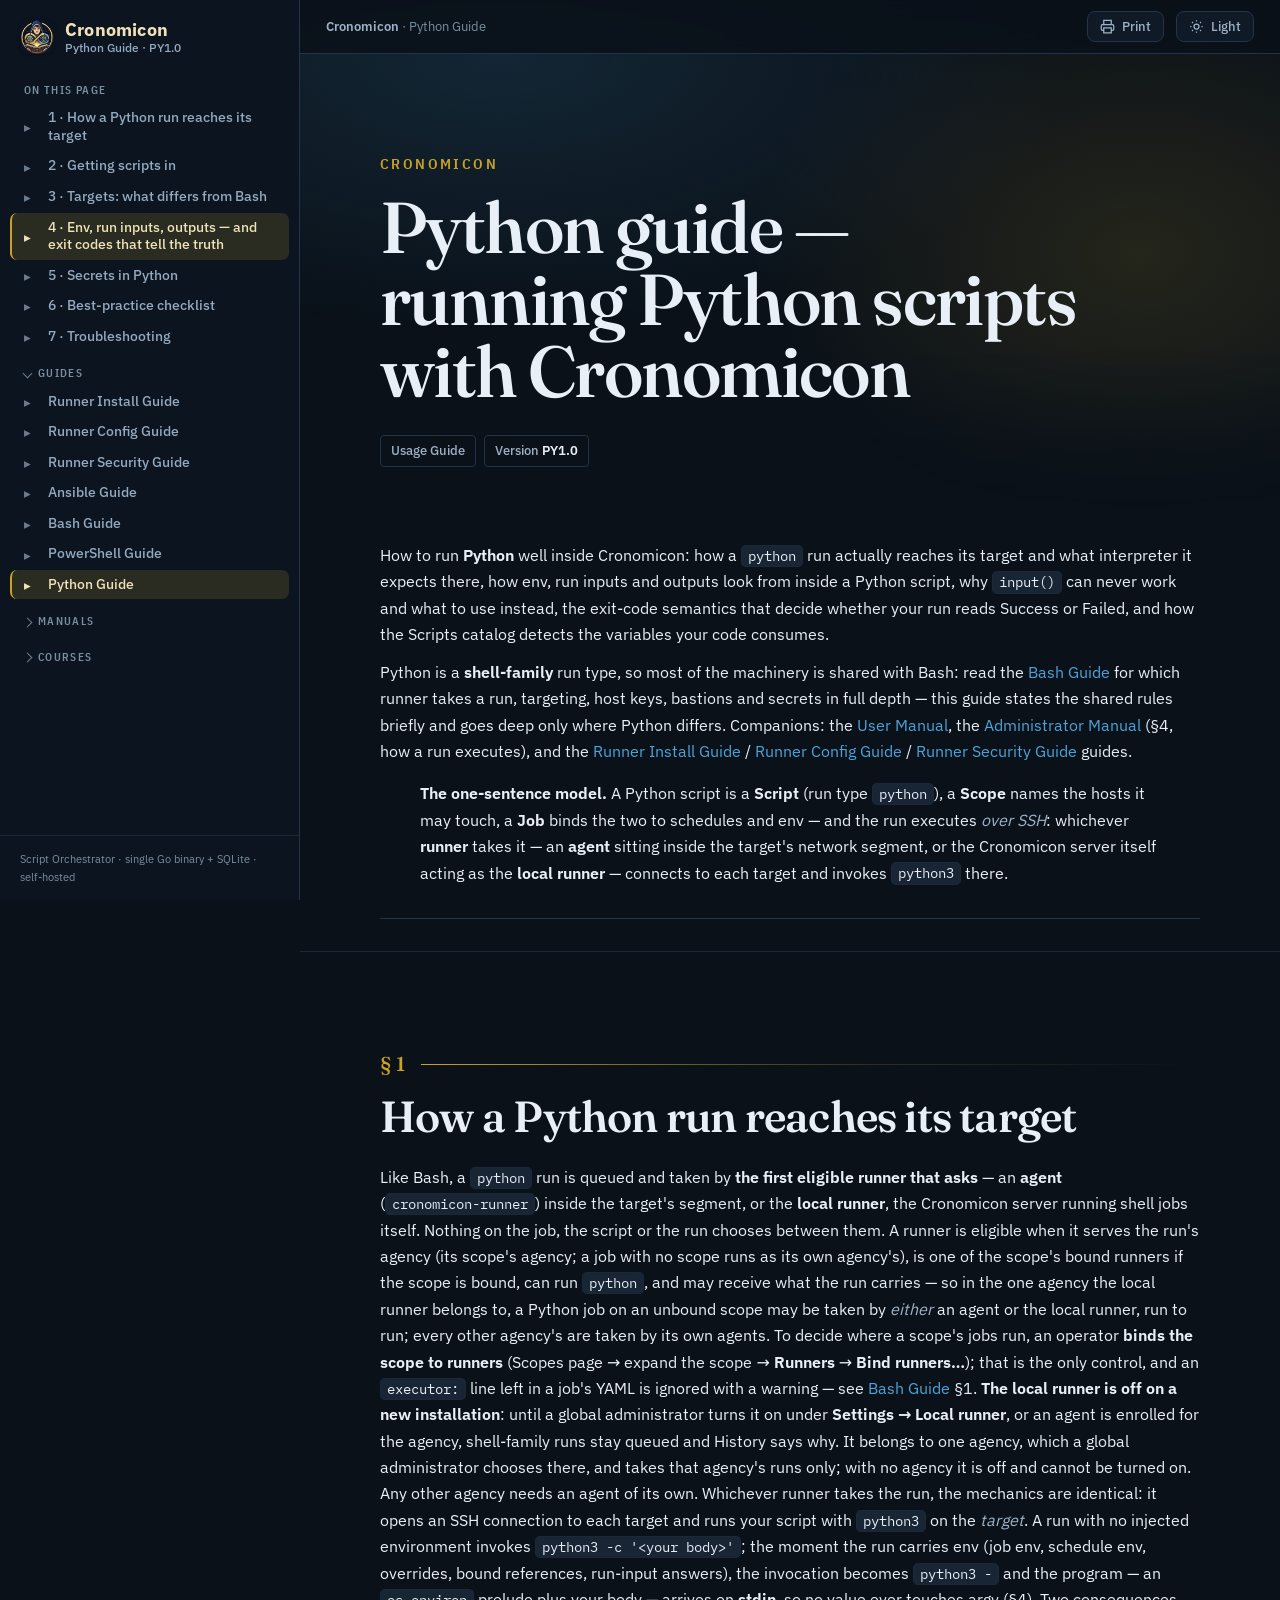
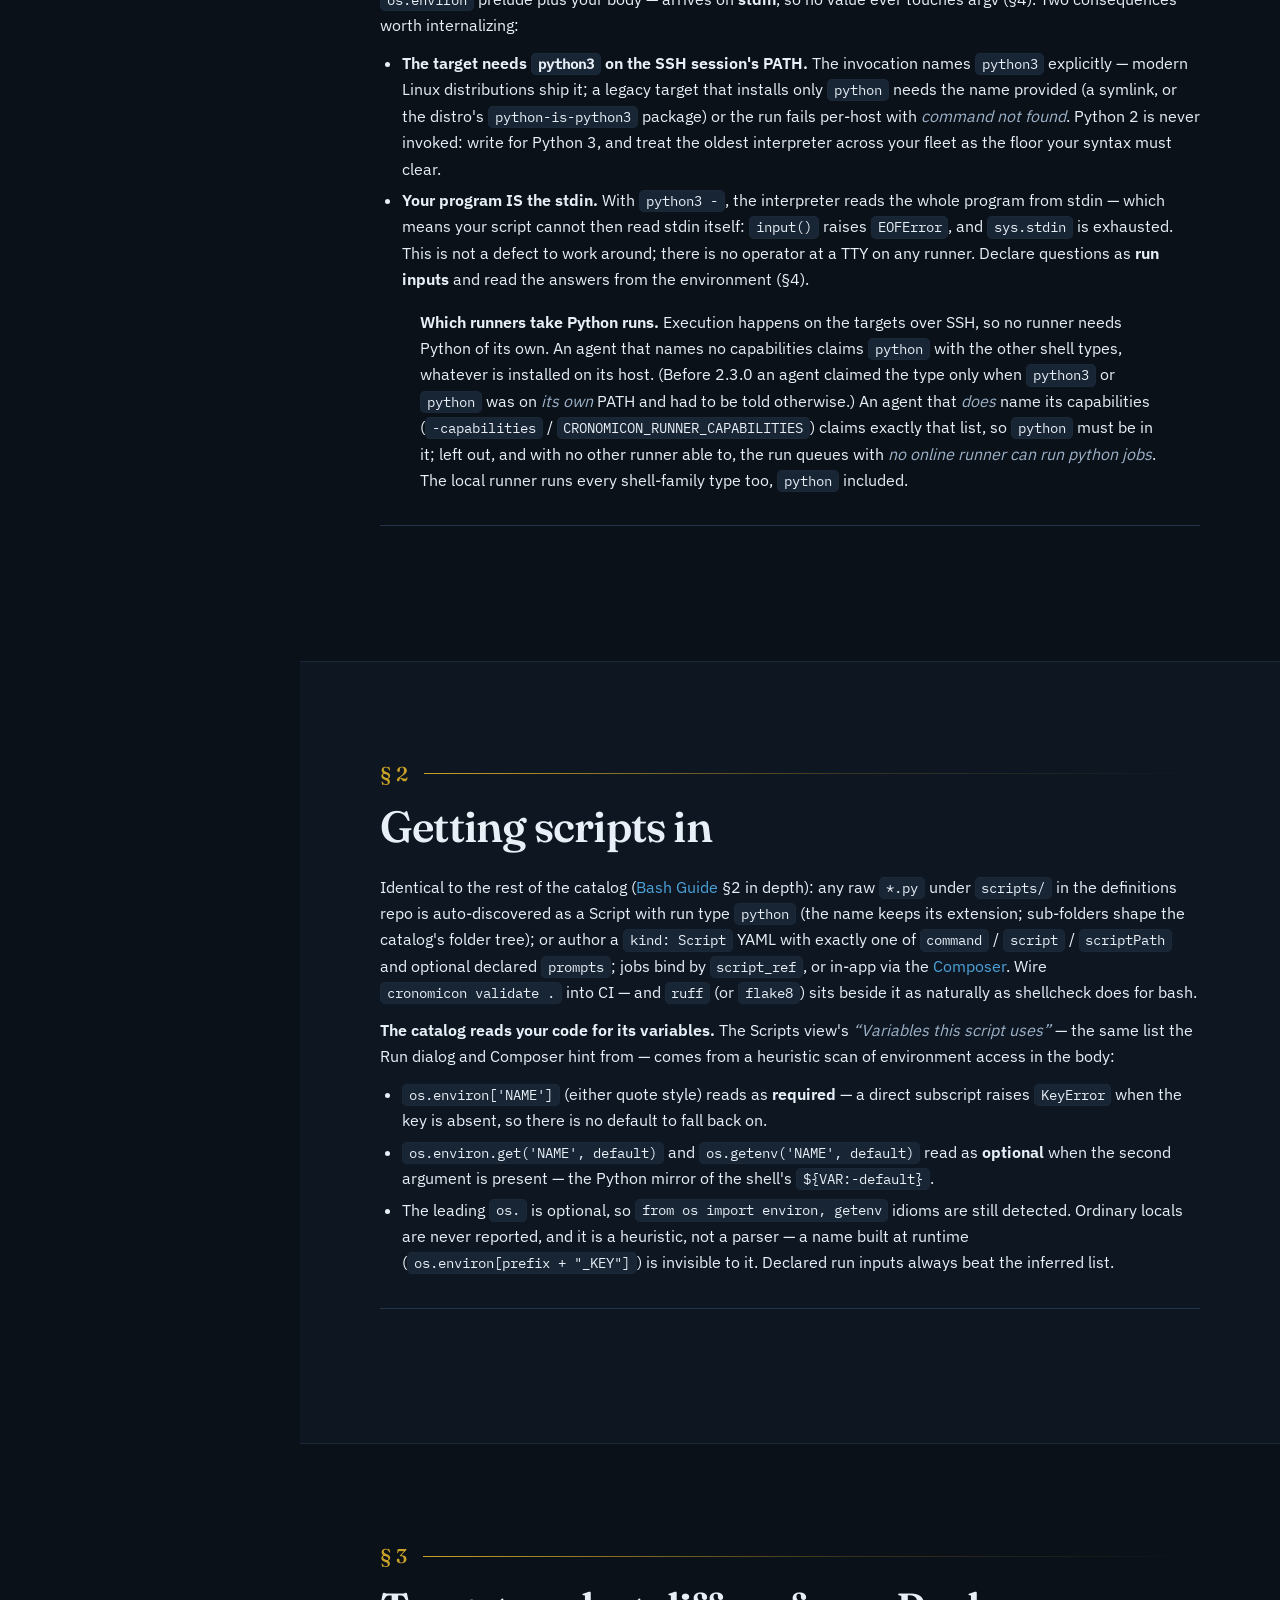
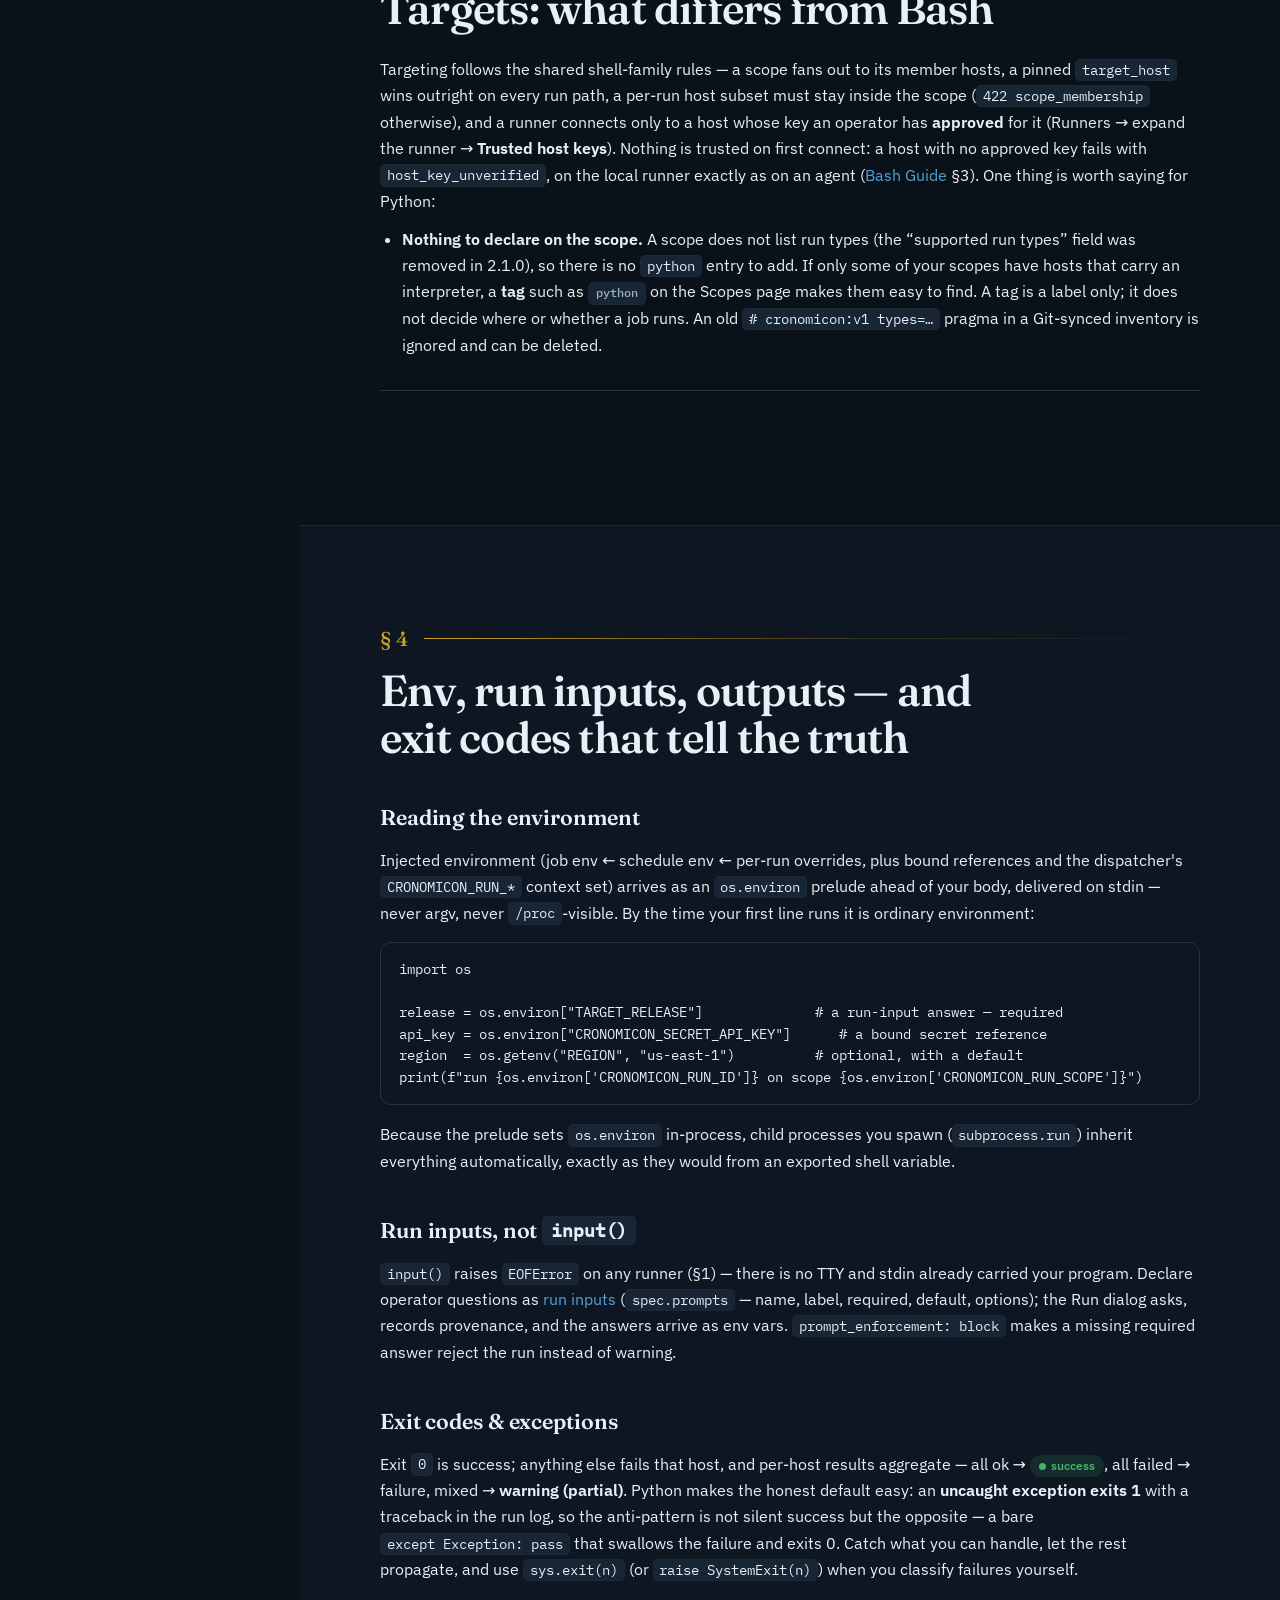
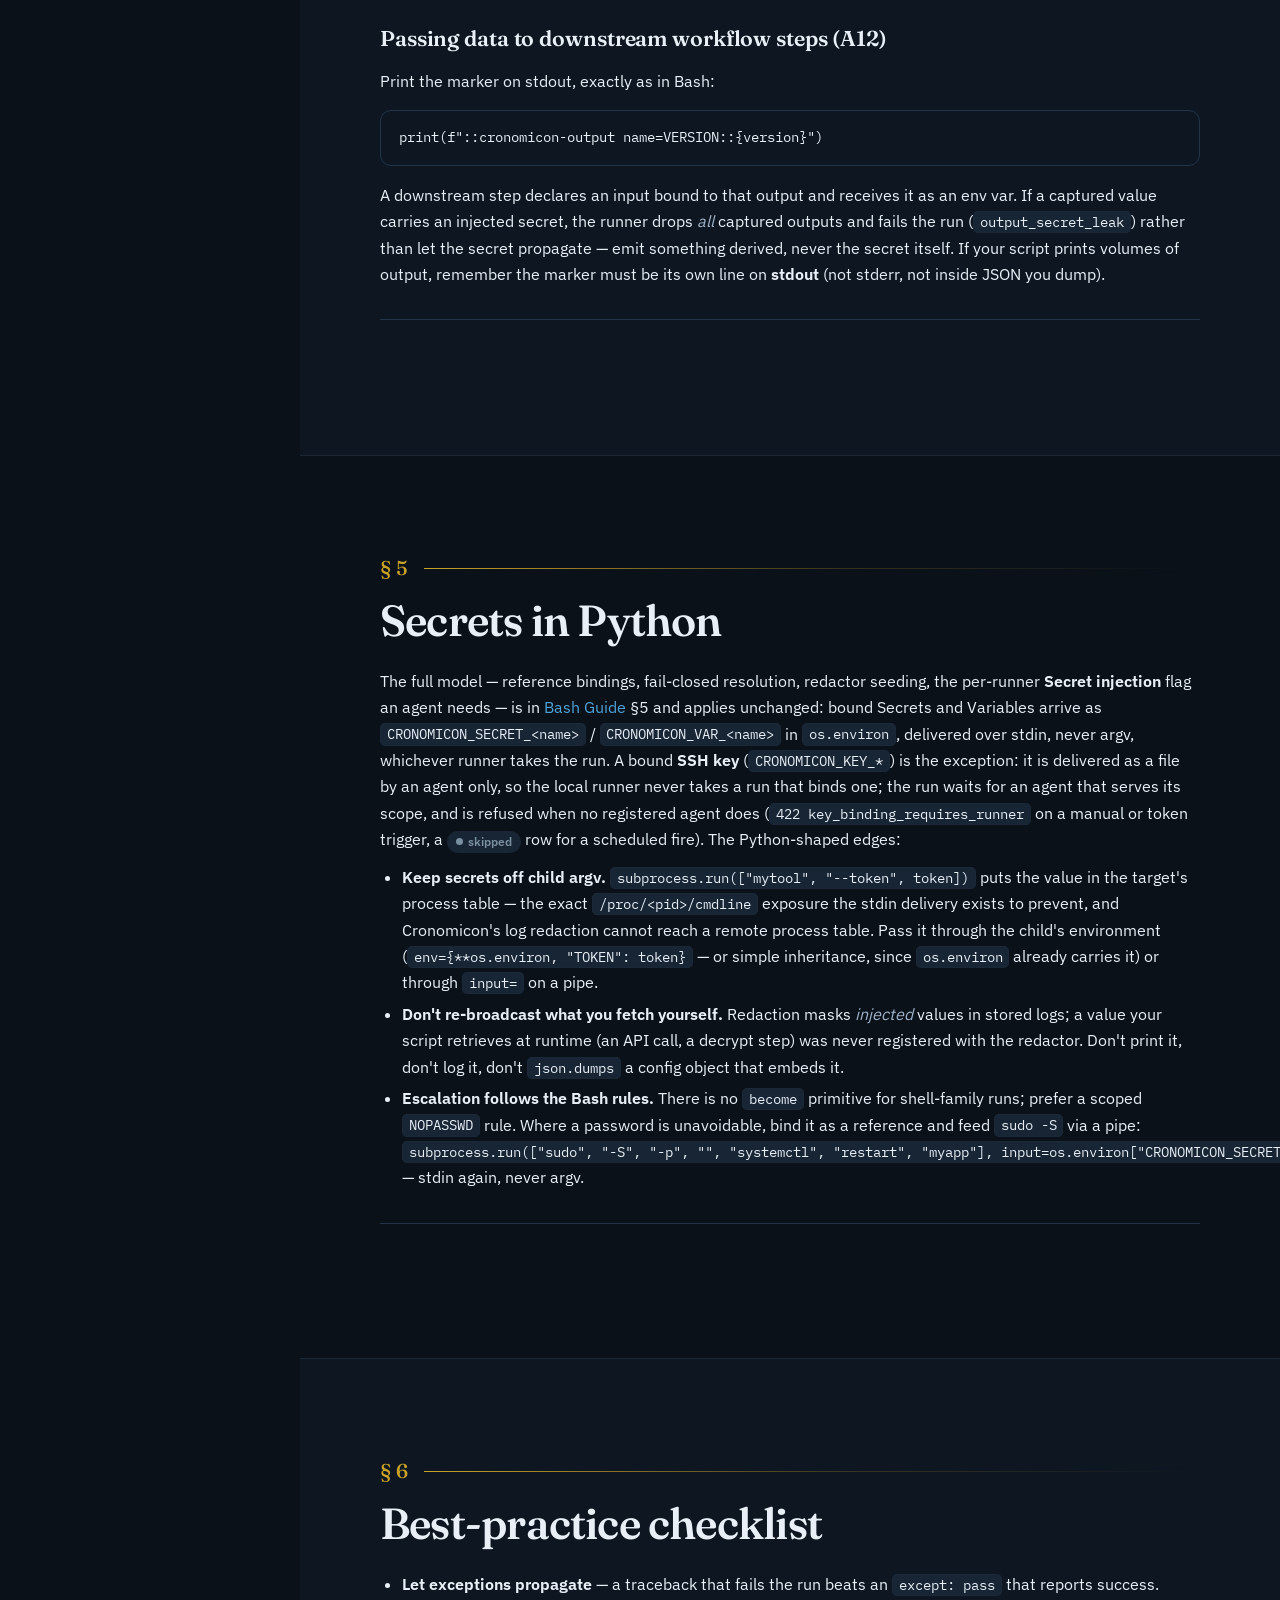
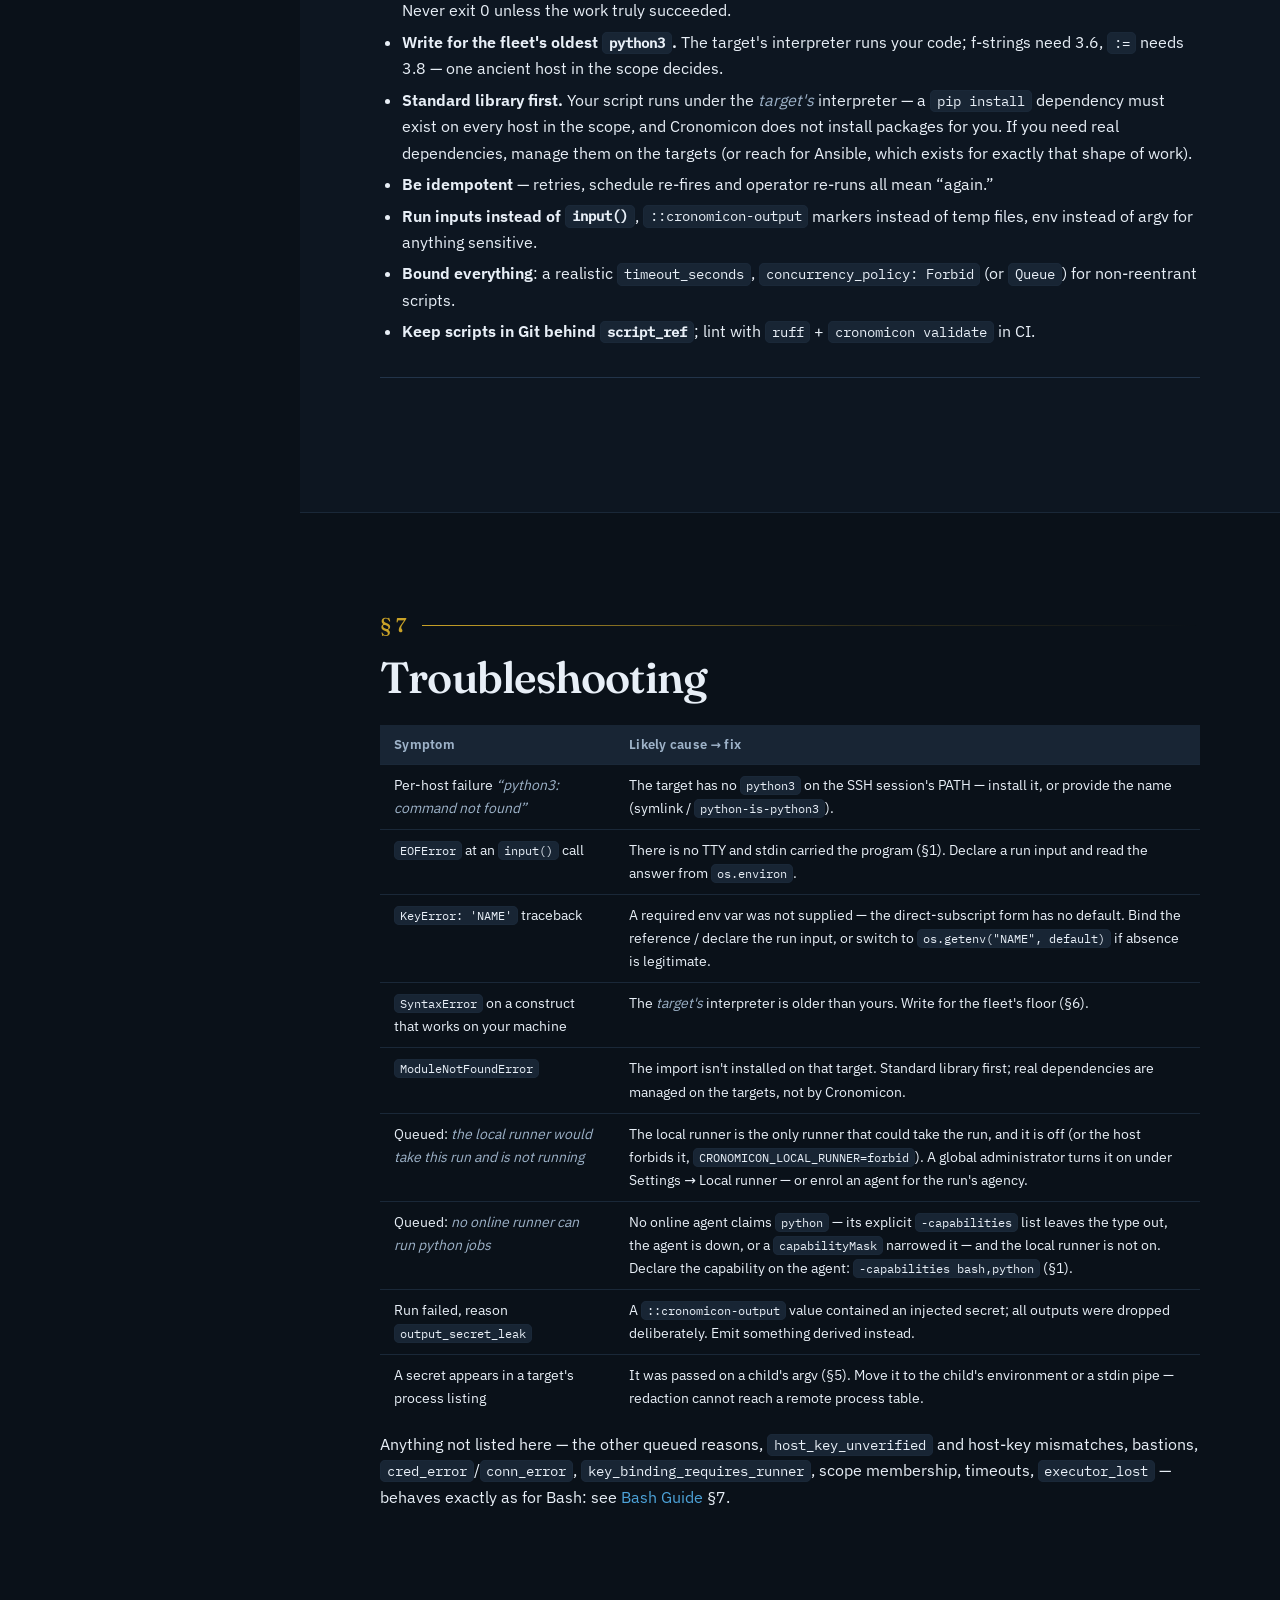
<file: docs/python-guide.html>
<!doctype html>
<html lang="en" data-theme="dark">
<head>
<meta charset="utf-8">
<meta name="viewport" content="width=device-width, initial-scale=1">
<title>Cronomicon — Python guide — running Python scripts with Cronomicon</title>
<style>
        /* Fonts are SELF-HOSTED (VU-1), and they are declared HERE rather than via a
 <link> in this <head> for a second reason: vite-manuals-plugin.js injects this
 <style> verbatim into the wrapped runner guides, whose generated <head> has no
 room for link elements. Everything the guides need must live in this block.
 administrator-manual.html carries a byte-identical copy of this <style>, so
 the two books and the guides read as one set (documentation-palette.test.ts
 fails if they drift).

 Why self-hosted: these documents are served by the Cronomicon binary to operators
 on networks that may have no egress to fonts.googleapis.com, and a blocked
 stylesheet silently drops the whole manual to system-ui with no error — the
 same defect frontend/index.html guards against. Faces copied from
 index.html unchanged (Google's own latin / latin-ext subsets); only the origin
 differs. The paths are RELATIVE (fonts/*), never /fonts/*: the manuals and the
 wrapped guides sit beside fonts/ wherever they are served (the app root, where
 Vite copies public/ into backend/web/dist; cronomicon.io/docs/; the release docs
 zip; a checkout opened from disk), and only a relative path resolves in all four.

 Families track theme.ts so the manuals and the product read as one thing: IBM
 Plex Sans for body, Plex Sans Condensed for uppercase structural type, Plex
 Mono for code. No other families are loaded. Fraunces stays on the
 hero and headings only — the manuals are a brand surface; do not spread it.

 Plex Sans and Fraunces are single variable files spanning 400-700; Condensed
 and Mono are static per weight. An unreferenced face is never fetched. */
        @font-face {
            font-family: 'IBM Plex Sans';
            font-style: normal;
            font-weight: 400 700;
            font-display: swap;
            src: url('fonts/plex-sans-400-700-latin-ext.woff2') format('woff2');
            unicode-range: U+0100-02BA, U+02BD-02C5, U+02C7-02CC, U+02CE-02D7, U+02DD-02FF, U+0304, U+0308, U+0329, U+1D00-1DBF, U+1E00-1E9F, U+1EF2-1EFF, U+2020, U+20A0-20AB, U+20AD-20C0, U+2113, U+2C60-2C7F, U+A720-A7FF
        }

        @font-face {
            font-family: 'IBM Plex Sans';
            font-style: normal;
            font-weight: 400 700;
            font-display: swap;
            src: url('fonts/plex-sans-400-700-latin.woff2') format('woff2');
            unicode-range: U+0000-00FF, U+0131, U+0152-0153, U+02BB-02BC, U+02C6, U+02DA, U+02DC, U+0304, U+0308, U+0329, U+2000-206F, U+20AC, U+2122, U+2191, U+2193, U+2212, U+2215, U+FEFF, U+FFFD
        }

        @font-face {
            font-family: 'IBM Plex Sans Condensed';
            font-style: normal;
            font-weight: 500;
            font-display: swap;
            src: url('fonts/plex-sans-condensed-500-latin-ext.woff2') format('woff2');
            unicode-range: U+0100-02BA, U+02BD-02C5, U+02C7-02CC, U+02CE-02D7, U+02DD-02FF, U+0304, U+0308, U+0329, U+1D00-1DBF, U+1E00-1E9F, U+1EF2-1EFF, U+2020, U+20A0-20AB, U+20AD-20C0, U+2113, U+2C60-2C7F, U+A720-A7FF
        }

        @font-face {
            font-family: 'IBM Plex Sans Condensed';
            font-style: normal;
            font-weight: 500;
            font-display: swap;
            src: url('fonts/plex-sans-condensed-500-latin.woff2') format('woff2');
            unicode-range: U+0000-00FF, U+0131, U+0152-0153, U+02BB-02BC, U+02C6, U+02DA, U+02DC, U+0304, U+0308, U+0329, U+2000-206F, U+20AC, U+2122, U+2191, U+2193, U+2212, U+2215, U+FEFF, U+FFFD
        }

        @font-face {
            font-family: 'IBM Plex Sans Condensed';
            font-style: normal;
            font-weight: 600;
            font-display: swap;
            src: url('fonts/plex-sans-condensed-600-latin-ext.woff2') format('woff2');
            unicode-range: U+0100-02BA, U+02BD-02C5, U+02C7-02CC, U+02CE-02D7, U+02DD-02FF, U+0304, U+0308, U+0329, U+1D00-1DBF, U+1E00-1E9F, U+1EF2-1EFF, U+2020, U+20A0-20AB, U+20AD-20C0, U+2113, U+2C60-2C7F, U+A720-A7FF
        }

        @font-face {
            font-family: 'IBM Plex Sans Condensed';
            font-style: normal;
            font-weight: 600;
            font-display: swap;
            src: url('fonts/plex-sans-condensed-600-latin.woff2') format('woff2');
            unicode-range: U+0000-00FF, U+0131, U+0152-0153, U+02BB-02BC, U+02C6, U+02DA, U+02DC, U+0304, U+0308, U+0329, U+2000-206F, U+20AC, U+2122, U+2191, U+2193, U+2212, U+2215, U+FEFF, U+FFFD
        }

        @font-face {
            font-family: 'IBM Plex Mono';
            font-style: normal;
            font-weight: 400;
            font-display: swap;
            src: url('fonts/plex-mono-400-latin-ext.woff2') format('woff2');
            unicode-range: U+0100-02BA, U+02BD-02C5, U+02C7-02CC, U+02CE-02D7, U+02DD-02FF, U+0304, U+0308, U+0329, U+1D00-1DBF, U+1E00-1E9F, U+1EF2-1EFF, U+2020, U+20A0-20AB, U+20AD-20C0, U+2113, U+2C60-2C7F, U+A720-A7FF
        }

        @font-face {
            font-family: 'IBM Plex Mono';
            font-style: normal;
            font-weight: 400;
            font-display: swap;
            src: url('fonts/plex-mono-400-latin.woff2') format('woff2');
            unicode-range: U+0000-00FF, U+0131, U+0152-0153, U+02BB-02BC, U+02C6, U+02DA, U+02DC, U+0304, U+0308, U+0329, U+2000-206F, U+20AC, U+2122, U+2191, U+2193, U+2212, U+2215, U+FEFF, U+FFFD
        }

        @font-face {
            font-family: 'IBM Plex Mono';
            font-style: normal;
            font-weight: 500;
            font-display: swap;
            src: url('fonts/plex-mono-500-latin-ext.woff2') format('woff2');
            unicode-range: U+0100-02BA, U+02BD-02C5, U+02C7-02CC, U+02CE-02D7, U+02DD-02FF, U+0304, U+0308, U+0329, U+1D00-1DBF, U+1E00-1E9F, U+1EF2-1EFF, U+2020, U+20A0-20AB, U+20AD-20C0, U+2113, U+2C60-2C7F, U+A720-A7FF
        }

        @font-face {
            font-family: 'IBM Plex Mono';
            font-style: normal;
            font-weight: 500;
            font-display: swap;
            src: url('fonts/plex-mono-500-latin.woff2') format('woff2');
            unicode-range: U+0000-00FF, U+0131, U+0152-0153, U+02BB-02BC, U+02C6, U+02DA, U+02DC, U+0304, U+0308, U+0329, U+2000-206F, U+20AC, U+2122, U+2191, U+2193, U+2212, U+2215, U+FEFF, U+FFFD
        }

        @font-face {
            font-family: 'Fraunces';
            font-style: normal;
            font-weight: 400 700;
            font-display: swap;
            src: url('fonts/fraunces-400-700-latin-ext.woff2') format('woff2');
            unicode-range: U+0100-02BA, U+02BD-02C5, U+02C7-02CC, U+02CE-02D7, U+02DD-02FF, U+0304, U+0308, U+0329, U+1D00-1DBF, U+1E00-1E9F, U+1EF2-1EFF, U+2020, U+20A0-20AB, U+20AD-20C0, U+2113, U+2C60-2C7F, U+A720-A7FF
        }

        @font-face {
            font-family: 'Fraunces';
            font-style: normal;
            font-weight: 400 700;
            font-display: swap;
            src: url('fonts/fraunces-400-700-latin.woff2') format('woff2');
            unicode-range: U+0000-00FF, U+0131, U+0152-0153, U+02BB-02BC, U+02C6, U+02DA, U+02DC, U+0304, U+0308, U+0329, U+2000-206F, U+20AC, U+2122, U+2191, U+2193, U+2212, U+2215, U+FEFF, U+FFFD
        }

        /* ============================================================
 Cronomicon Manual — palette ported 1:1 from the product
 (frontend/src/theme.ts). Dark is the product default.

 VU-18: these are hand-copied hex literals, so they silently rot
 the next time theme.ts moves. frontend/src/documentation-palette.test.ts
 fails if any hex in this file (or the wrapped runner-guide
 fragments, which reuse this <style> verbatim) is absent from
 theme.ts. When the product palette changes, re-map by ROLE — a
 doc's page background takes the new `bg`, its cards `panel`, its
 links `primary`, its warning callouts `warning` — never by
 eyeballing which new hex looks closest to the old one.

 Two role assignments are easy to get backwards:
 `warning` is a distinct ORANGE, not the brand gold (sharing the gold
 with `accent` would make a warn badge and an in-flight badge
 indistinguishable), and `accent` gold is the BRAND — the hero
 spine, the h2 rule, the active TOC item.
 ============================================================ */
        :root {
            /* Stacks copied from theme.ts (`sans` / `sansCond` / `mono` / `display`) so a
 fallback here matches a fallback there. --sansCond is the uppercase
 structural face — eyebrows, nav group labels, code-block captions. */
            --sans: 'IBM Plex Sans', system-ui, sans-serif;
            --sansCond: 'IBM Plex Sans Condensed', 'IBM Plex Sans', system-ui, sans-serif;
            --mono: 'IBM Plex Mono', ui-monospace, monospace;
            --display: 'Fraunces', Georgia, serif;
            --maxw: 880px;
            --nav-w: 300px;
            --band-pad: clamp(64px, 8vw, 112px);
            --gold-rule: linear-gradient(90deg, var(--accent), color-mix(in srgb, var(--accent) 22%, transparent) 55%, transparent);
        }

        html[data-theme="dark"] {
            --bg: #0a1119;
            --panel: #101a26;
            --panel2: #182534;
            --panelHover: #182534;
            --panelInput: #0d1621;
            --border: #22344a;
            --borderLight: #1a2838;
            --borderStrong: #566c86;
            --text: #e8eff7;
            --textSec: #9db2c8;
            --textMuted: #78909f;
            --onSolid: #0a1119;
            --primary: #4da3d9;
            --primaryHover: #6fb8e5;
            --primaryBg: rgba(77, 163, 217, .15);
            --accent: #c9a227;
            --accentBg: rgba(201, 162, 39, .14);
            --success: #45b26b;
            --successBg: rgba(69, 178, 107, .14);
            --danger: #e05a5a;
            --dangerBg: rgba(224, 90, 90, .14);
            --warning: #d98a2b;
            --warningBg: rgba(217, 138, 43, .14);
            --info: #4da3d9;
            --infoBg: rgba(77, 163, 217, .14);
            --sidebar: #0c1420;
            --sidebarHover: #16222f;
            --sidebarText: #93a9bf;
            --sidebarTextActive: #f0e2b8;
            --sidebarActive: rgba(201, 162, 39, .16);
            --shadow: 0 2px 12px rgba(0, 0, 0, .45);
            --shadowSm: 0 1px 4px rgba(0, 0, 0, .3);
            --code: #0d1621;
            --band: #0d1621;
        }

        html[data-theme="light"] {
            --bg: #f4f6fa;
            --panel: #ffffff;
            --panel2: #eef2f7;
            --panelHover: #eef2f7;
            --panelInput: #ffffff;
            --border: #d5dde8;
            --borderLight: #e6ebf2;
            --borderStrong: #828fa0;
            --text: #131e2b;
            --textSec: #46596e;
            --textMuted: #596c80;
            --onSolid: #ffffff;
            --primary: #15709f;
            --primaryHover: #0f5c85;
            --primaryBg: rgba(21, 112, 159, .10);
            --accent: #7c6311;
            --accentBg: rgba(124, 99, 17, .12);
            --success: #1e7f45;
            --successBg: rgba(30, 127, 69, .10);
            --danger: #c0342f;
            --dangerBg: rgba(192, 52, 47, .10);
            --warning: #9c5f11;
            --warningBg: rgba(156, 95, 17, .12);
            --info: #15709f;
            --infoBg: rgba(21, 112, 159, .10);
            --sidebar: #ffffff;
            --sidebarHover: #eef2f7;
            --sidebarText: #46596e;
            --sidebarTextActive: #131e2b;
            --sidebarActive: rgba(124, 99, 17, .13);
            --shadow: 0 2px 12px rgba(15, 30, 50, .08);
            --shadowSm: 0 1px 4px rgba(15, 30, 50, .05);
            --code: #eef2f7;
            --band: #ffffff;
        }

        * {
            box-sizing: border-box
        }

        html {
            scroll-behavior: smooth
        }

        body {
            margin: 0;
            background: var(--bg);
            color: var(--text);
            font-family: var(--sans);
            font-size: 16px;
            line-height: 1.65;
            -webkit-font-smoothing: antialiased;
            display: flex;
            min-height: 100vh;
        }

        a {
            color: var(--primary);
            text-decoration: none
        }

        a:hover {
            color: var(--primaryHover);
            text-decoration: underline
        }

        code,
        kbd,
        pre {
            font-family: var(--mono)
        }

        /* ---------- Sidebar ----------
 Every colour in this block reads a token, never a hardcoded dark
 literal: light mode has a true light rail (VU-9), so a hardcoded
 pale-slate link would be near-invisible on white. Tokens also keep the
 VU-18 drift guard honest — nothing here to re-map by hand next time. */
        #sidebar {
            width: var(--nav-w);
            flex: 0 0 var(--nav-w);
            background: var(--sidebar);
            position: sticky;
            top: 0;
            height: 100vh;
            overflow-y: auto;
            border-right: 1px solid var(--border);
            display: flex;
            flex-direction: column;
            z-index: 40;
        }

        #sidebar::-webkit-scrollbar {
            width: 8px
        }

        #sidebar::-webkit-scrollbar-thumb {
            background: var(--border);
            border-radius: 8px
        }

        .brand {
            display: flex;
            align-items: center;
            gap: 11px;
            padding: 20px 20px 14px
        }

        .brand .logo {
            width: 34px;
            height: 34px;
            flex: 0 0 34px;
            border-radius: 9px;
            overflow: hidden;
            box-shadow: var(--shadowSm)
        }

        .brand .logo img {
            width: 100%;
            height: 100%;
            object-fit: cover;
            display: block
        }

        .brand .bt {
            display: flex;
            flex-direction: column;
            line-height: 1.15
        }

        .brand .bt b {
            color: var(--sidebarTextActive);
            font-size: 18px;
            font-weight: 700;
            letter-spacing: .2px
        }

        .brand .bt span {
            color: var(--sidebarText);
            font-size: 11.5px;
            font-weight: 500
        }

        .navsearch {
            padding: 0 16px 12px
        }

        .navsearch input {
            width: 100%;
            padding: 8px 11px;
            border-radius: 8px;
            border: 1px solid var(--borderStrong);
            background: var(--panelInput);
            color: var(--text);
            font-family: var(--sans);
            font-size: 13px;
            outline: none
        }

        .navsearch input::placeholder {
            color: var(--textMuted)
        }

        .navsearch input:focus {
            border-color: var(--primary)
        }

        nav.toc {
            padding: 0 10px 30px;
            flex: 1
        }

        /* Condensed 600: the uppercase structural face (theme.ts `sansCond`). 600, not
 700 — the self-hosted Condensed subsets are 500 and 600, and 700 would be
 synthesised. */
        nav.toc .grp {
            margin: 14px 6px 4px;
            padding: 0 8px;
            font-size: 10.5px;
            font-weight: 600;
            font-family: var(--sansCond);
            letter-spacing: .13em;
            text-transform: uppercase;
            color: var(--textMuted)
        }

        /* ---- collapsible part sections ---- */
        nav.toc details.grp-sec {
            margin: 0
        }

        nav.toc summary.grp {
            cursor: pointer;
            list-style: none;
            display: flex;
            align-items: center;
            gap: 7px;
            user-select: none;
            transition: color .15s
        }

        nav.toc summary.grp::-webkit-details-marker {
            display: none
        }

        nav.toc summary.grp:hover {
            color: var(--sidebarText)
        }

        nav.toc summary.grp:before {
            content: "";
            flex: 0 0 6px;
            width: 6px;
            height: 6px;
            border-right: 1.6px solid currentColor;
            border-bottom: 1.6px solid currentColor;
            transform: rotate(-45deg);
            transition: transform .15s;
            opacity: .85
        }

        nav.toc details.grp-sec[open]>summary.grp:before {
            transform: rotate(45deg)
        }

        nav.toc summary.grp:focus-visible {
            outline: 2px solid var(--primary);
            outline-offset: 2px;
            border-radius: 5px
        }

        nav.toc.filtering summary.grp {
            display: none
        }

        nav.toc a {
            display: flex;
            align-items: center;
            gap: 9px;
            padding: 6px 12px;
            margin: 1px 0;
            border-radius: 7px;
            color: var(--sidebarText);
            font-size: 13.5px;
            font-weight: 500;
            text-decoration: none;
            line-height: 1.3;
            border-left: 2px solid transparent
        }

        nav.toc a .ic {
            width: 15px;
            height: 15px;
            flex: 0 0 15px;
            opacity: .7
        }

        nav.toc a:hover {
            background: var(--sidebarHover);
            color: var(--sidebarTextActive);
            text-decoration: none
        }

        nav.toc a.active {
            background: var(--sidebarActive);
            color: var(--sidebarTextActive);
            border-left-color: var(--accent)
        }

        nav.toc a.active .ic {
            opacity: 1
        }

        nav.toc a.hidden {
            display: none
        }

        nav.toc .grp .grp-adv {
            display: inline-block;
            margin-left: 6px;
            padding: 0 6px;
            border-radius: 20px;
            background: var(--accentBg);
            color: var(--accent);
            font-size: 8.5px;
            letter-spacing: .06em;
            border: 1px solid var(--accent)
        }

        .sb-foot {
            padding: 14px 20px;
            border-top: 1px solid var(--borderLight);
            color: var(--textMuted);
            font-size: 11px
        }

        /* ---------- Topbar ---------- */
        #topbar {
            position: sticky;
            top: 0;
            z-index: 30;
            display: flex;
            align-items: center;
            gap: 12px;
            padding: 11px 26px;
            background: color-mix(in srgb, var(--bg) 86%, transparent);
            backdrop-filter: blur(9px);
            border-bottom: 1px solid var(--border)
        }

        #topbar .crumbs {
            flex: 1;
            color: var(--textMuted);
            font-size: 13px;
            min-width: 0;
            overflow: hidden;
            text-overflow: ellipsis;
            white-space: nowrap
        }

        #topbar .crumbs b {
            color: var(--textSec);
            font-weight: 600
        }

        .tbtn {
            display: inline-flex;
            align-items: center;
            gap: 7px;
            padding: 6px 12px;
            border-radius: 8px;
            border: 1px solid var(--border);
            background: var(--panel);
            color: var(--textSec);
            font-family: var(--sans);
            font-size: 13px;
            font-weight: 500;
            cursor: pointer;
            transition: .15s
        }

        .tbtn:hover {
            background: var(--panelHover);
            color: var(--text);
            border-color: var(--primary)
        }

        .tbtn svg {
            width: 15px;
            height: 15px
        }

        #menuToggle {
            display: none
        }

        /* ---------- Main ---------- */
        #wrap {
            flex: 1;
            min-width: 0;
            display: flex;
            flex-direction: column;
            /* The bands (below) paint past main's reading measure to the edges of this
 pane. clip, not hidden: it trims them here without turning #wrap into a
 scroll container, so the sticky topbar keeps sticking. */
            overflow-x: clip
        }

        main {
            width: 100%;
            max-width: var(--maxw);
            margin: 0 auto;
            padding: 0 30px
        }

        section {
            padding-top: 30px;
            margin-top: 18px;
            scroll-margin-top: 70px
        }

        /* ---------- Hero ----------
 The site's hero, not a card: the title sits on the page under the same two
 glows cronomicon.io uses (gold toward the right, sky toward the top left),
 painted by ::before across the whole pane (as the Bands are). The glow positions are
 offsets from main's edges (100vmax is how far ::before overhangs each side)
 so they land in the same place at every pane width. */
        .hero {
            position: relative;
            isolation: isolate;
            padding: clamp(56px, 8vw, 104px) 0 clamp(40px, 5vw, 64px)
        }

        /* Starts above the hero, as the site's does, and fades out before its
 bottom edge, so the glow has no hard edge at either end — including on a
 course's cover slide, where the hero sits mid-screen. */
        .hero::before {
            content: "";
            position: absolute;
            z-index: -1;
            inset: -140px -100vmax 0;
            pointer-events: none;
            background:
                radial-gradient(ellipse 560px 400px at calc(100% - 100vmax - 60px) 55%, var(--accentBg), transparent 70%),
                radial-gradient(ellipse 820px 400px at calc(100vmax + 120px) 140px, var(--primaryBg), transparent 70%);
            -webkit-mask-image: linear-gradient(to bottom, transparent, black 140px, black 70%, transparent);
            mask-image: linear-gradient(to bottom, transparent, black 140px, black 70%, transparent)
        }

        /* The Cronomicon wordmark, set as the site's header sets it. */
        .hero .eyebrow {
            margin: 0 0 20px;
            font-family: var(--sansCond);
            font-size: 15px;
            font-weight: 600;
            line-height: 1;
            letter-spacing: .16em;
            text-transform: uppercase;
            color: var(--accent)
        }

        .hero h1 {
            font-family: var(--display);
            font-optical-sizing: auto;
            font-size: clamp(44px, 1.9rem + 3.4vw, 72px);
            line-height: 1;
            margin: 0 0 .32em;
            font-weight: 560;
            letter-spacing: -.022em;
            text-wrap: balance
        }

        .hero p.lead {
            font-size: 19px;
            line-height: 1.6;
            color: var(--textSec);
            max-width: 58ch;
            margin: 0;
            text-wrap: pretty
        }

        .hero .meta {
            display: flex;
            flex-wrap: wrap;
            gap: 8px;
            margin-top: 28px
        }

        .hero .meta .chip {
            font-size: 13px;
            color: var(--textSec);
            border: 1px solid var(--border);
            border-radius: 4px;
            padding: 4px 10px;
            font-weight: 500
        }

        .hero .meta .chip b {
            color: var(--text);
            font-weight: 600
        }

        /* ---------- Typography ---------- */
        h2 {
            font-family: var(--display);
            font-optical-sizing: auto;
            font-size: 30px;
            font-weight: 600;
            letter-spacing: -.01em;
            margin: .3em 0 .55em;
            padding-bottom: .34em;
            border-bottom: 2px solid transparent;
            border-image: var(--gold-rule) 1;
            display: flex;
            align-items: center;
            gap: 13px
        }

        h2 .secnum {
            font-family: var(--sans);
            font-size: 14px;
            color: var(--onSolid);
            background: var(--primary);
            min-width: 32px;
            height: 32px;
            border-radius: 9px;
            display: inline-grid;
            place-items: center;
            font-weight: 700;
            flex: 0 0 auto;
            box-shadow: var(--shadowSm)
        }

        h3 {
            font-family: var(--display);
            font-optical-sizing: auto;
            font-size: 21.5px;
            font-weight: 600;
            letter-spacing: -.005em;
            margin: 1.8em 0 .5em;
            color: var(--text)
        }

        h4 {
            font-size: 16px;
            font-weight: 650;
            margin: 1.5em 0 .4em;
            color: var(--text);
            letter-spacing: .005em
        }

        p {
            margin: .7em 0
        }

        ul,
        ol {
            margin: .6em 0;
            padding-left: 1.4em
        }

        li {
            margin: .32em 0
        }

        .lead-p {
            font-size: 17.5px;
            color: var(--textSec);
            margin: .2em 0 1.1em
        }

        strong {
            font-weight: 650;
            color: var(--text)
        }

        em {
            color: var(--textSec)
        }

        hr {
            border: none;
            border-top: 1px solid var(--border);
            margin: 2em 0
        }

        .muted {
            color: var(--textMuted)
        }

        /* ---------- Code ---------- */
        code:not(pre code) {
            background: var(--panel2);
            border: 1px solid var(--borderLight);
            padding: .08em .42em;
            border-radius: 5px;
            font-size: .86em;
            color: var(--text);
            white-space: nowrap
        }

        .codeblock {
            position: relative;
            margin: 1em 0
        }

        .codeblock pre {
            background: var(--code);
            border: 1px solid var(--border);
            border-radius: 11px;
            padding: 16px 18px;
            overflow-x: auto;
            font-size: 13.5px;
            line-height: 1.6;
            color: var(--text);
            margin: 0
        }

        .codeblock .cap {
            font-size: 11px;
            font-weight: 600;
            font-family: var(--sansCond);
            letter-spacing: .06em;
            text-transform: uppercase;
            color: var(--textMuted);
            padding: 0 2px 6px
        }

        .copybtn {
            position: absolute;
            top: 8px;
            right: 8px;
            background: var(--panel2);
            border: 1px solid var(--border);
            color: var(--textSec);
            border-radius: 7px;
            padding: 4px 9px;
            font-size: 11px;
            font-family: var(--sans);
            font-weight: 600;
            cursor: pointer;
            opacity: 0;
            transition: .15s
        }

        .codeblock:hover .copybtn {
            opacity: 1
        }

        .copybtn:hover {
            background: var(--primary);
            color: var(--onSolid);
            border-color: var(--primary)
        }

        .copybtn.ok {
            background: var(--success);
            color: var(--onSolid);
            border-color: var(--success)
        }

        /* ---------- Tables ---------- */
        .tbl-wrap {
            overflow-x: auto;
            margin: 1.1em 0;
            border: 1px solid var(--border);
            border-radius: 12px;
            box-shadow: var(--shadowSm)
        }

        table {
            border-collapse: collapse;
            width: 100%;
            font-size: 14px
        }

        table.matrix {
            min-width: 640px
        }

        th,
        td {
            text-align: left;
            padding: 9px 14px;
            border-bottom: 1px solid var(--borderLight);
            vertical-align: top
        }

        thead th {
            background: var(--panel2);
            color: var(--textSec);
            font-weight: 650;
            font-size: 12.5px;
            letter-spacing: .02em;
            position: sticky;
            top: 0
        }

        tbody tr:last-child td {
            border-bottom: none
        }

        tbody tr:hover {
            background: var(--panelHover)
        }

        td code {
            white-space: normal
        }

        .tick {
            color: var(--success);
            font-weight: 800
        }

        .cross {
            color: var(--textMuted)
        }

        .enf {
            background: var(--successBg)
        }

        /* ---------- Callouts ---------- */
        .callout {
            border-radius: 11px;
            padding: 14px 17px 14px 16px;
            margin: 1.2em 0;
            border: 1px solid var(--border);
            background: var(--panel);
            border-left-width: 4px;
            position: relative;
            font-size: 14.5px
        }

        .callout .ct {
            font-weight: 700;
            display: flex;
            align-items: center;
            gap: 8px;
            margin-bottom: 3px;
            font-size: 14px
        }

        .callout p:first-of-type {
            margin-top: .2em
        }

        .callout p:last-child {
            margin-bottom: 0
        }

        .callout.note {
            border-left-color: var(--info);
            background: var(--infoBg)
        }

        .callout.tip {
            border-left-color: var(--success);
            background: var(--successBg)
        }

        .callout.warn {
            border-left-color: var(--warning);
            background: var(--warningBg)
        }

        .callout.danger {
            border-left-color: var(--danger);
            background: var(--dangerBg)
        }

        .callout.gotcha {
            border-left-color: var(--accent);
            background: var(--accentBg)
        }

        .callout.plain {
            border-left-color: var(--primary);
            background: var(--primaryBg)
        }

        .callout.plain .ct {
            color: var(--primary)
        }

        .callout .ct .em {
            font-size: 16px
        }

        /* ---------- "Advanced" heading badge ---------- */
        .adv {
            display: inline-flex;
            align-items: center;
            gap: 5px;
            font-size: 10.5px;
            font-weight: 600;
            font-family: var(--sansCond);
            letter-spacing: .06em;
            text-transform: uppercase;
            padding: 2px 8px;
            border-radius: 30px;
            background: var(--accentBg);
            color: var(--accent);
            border: 1px solid var(--accent);
            vertical-align: middle;
            margin-left: 9px;
            line-height: 1.4
        }

        .adv:before {
            content: "▸";
            font-size: 10px
        }

        /* ---------- Start-here on-ramp ----------
 Open, like the site's lists: no card around the block and none around each
 persona, just three columns parted by hairlines. */
        .starthere {
            padding: 0 0 clamp(56px, 7vw, 88px)
        }

        .starthere>.sh-hd {
            font-family: var(--display);
            font-optical-sizing: auto;
            font-size: 26px;
            font-weight: 580;
            line-height: 1.2;
            letter-spacing: -.012em;
            margin: 0 0 8px
        }

        .starthere>.sh-sub {
            color: var(--textSec);
            font-size: 16px;
            max-width: 64ch;
            margin: 0 0 26px
        }

        .persona-grid {
            display: grid;
            grid-template-columns: repeat(3, minmax(0, 1fr));
            border-top: 1px solid var(--border)
        }

        .persona {
            display: flex;
            flex-direction: column;
            padding: 20px 24px 0 0
        }

        .persona+.persona {
            padding-left: 24px;
            border-left: 1px solid var(--borderLight)
        }

        .persona .ph {
            display: flex;
            align-items: center;
            gap: 9px;
            font-weight: 650;
            font-size: 16px;
            margin-bottom: 6px
        }

        .persona .ph .em {
            font-size: 19px
        }

        .persona .pdesc {
            color: var(--textSec);
            font-size: 14.5px;
            line-height: 1.55;
            flex: 1;
            margin: 0 0 12px
        }

        .persona .ppath {
            font-size: 14px;
            font-weight: 600;
            color: var(--primary)
        }

        .persona .ppath:hover {
            color: var(--primaryHover)
        }

        @media(max-width:760px) {
            .persona-grid {
                grid-template-columns: minmax(0, 1fr)
            }

            .persona,
            .persona+.persona {
                padding: 18px 0;
                border-left: 0
            }

            .persona+.persona {
                border-top: 1px solid var(--borderLight)
            }
        }

        /* ---------- Jargon buster ---------- */
        .jargon {
            margin: 1.3em 0;
            border: 1px solid var(--border);
            border-radius: 13px;
            overflow: hidden
        }

        .jargon table {
            margin: 0;
            border: none
        }

        .jargon td {
            vertical-align: top;
            padding: 11px 16px;
            border-top: 1px solid var(--borderLight)
        }

        .jargon tr:first-child td {
            border-top: none
        }

        .jargon td:first-child {
            font-weight: 650;
            color: var(--text);
            white-space: nowrap;
            width: 1%
        }

        .jargon td:last-child {
            color: var(--textSec);
            font-size: 14px
        }

        /* ---------- Cards / grids ---------- */
        .grid {
            display: grid;
            gap: 14px;
            margin: 1.2em 0
        }

        .grid.c2 {
            grid-template-columns: repeat(auto-fit, minmax(250px, 1fr))
        }

        .grid.c3 {
            grid-template-columns: repeat(auto-fit, minmax(210px, 1fr))
        }

        .grid.c4 {
            grid-template-columns: repeat(auto-fit, minmax(175px, 1fr))
        }

        .card {
            background: var(--panel);
            border: 1px solid var(--border);
            border-radius: 15px;
            padding: 20px;
            box-shadow: var(--shadowSm);
            transition: transform .18s ease, box-shadow .18s ease, border-color .18s ease
        }

        .card:hover {
            transform: translateY(-2px);
            box-shadow: var(--shadow);
            border-color: color-mix(in srgb, var(--accent) 45%, var(--border))
        }

        .card h4 {
            margin-top: 0
        }

        .card .ic-lg {
            width: 30px;
            height: 30px;
            color: var(--primary);
            margin-bottom: 6px
        }

        /* ---------- Steps ---------- */
        ol.steps {
            counter-reset: st;
            list-style: none;
            padding-left: 0;
            margin: 1em 0
        }

        ol.steps>li {
            counter-increment: st;
            position: relative;
            padding: 4px 0 14px 44px;
            margin: 0
        }

        ol.steps>li:before {
            content: counter(st);
            position: absolute;
            left: 0;
            top: 2px;
            width: 28px;
            height: 28px;
            background: var(--primaryBg);
            color: var(--primary);
            border: 1px solid var(--primary);
            border-radius: 50%;
            display: grid;
            place-items: center;
            font-weight: 700;
            font-size: 13px;
            font-family: var(--mono)
        }

        ol.steps>li:not(:last-child):after {
            content: "";
            position: absolute;
            left: 14px;
            top: 32px;
            bottom: 2px;
            width: 1px;
            background: var(--border)
        }

        /* ---------- Pills / badges ---------- */
        .pill {
            display: inline-flex;
            align-items: center;
            gap: 5px;
            padding: 2px 9px;
            border-radius: 30px;
            font-size: 12px;
            font-weight: 600;
            font-family: var(--sans);
            white-space: nowrap;
            line-height: 1.5
        }

        .pill .dot {
            width: 7px;
            height: 7px;
            border-radius: 50%;
            display: inline-block
        }

        .pill.ok {
            background: var(--successBg);
            color: var(--success)
        }

        .pill.ok .dot {
            background: var(--success)
        }

        .pill.fail {
            background: var(--dangerBg);
            color: var(--danger)
        }

        .pill.fail .dot {
            background: var(--danger)
        }

        .pill.warn {
            background: var(--warningBg);
            color: var(--warning)
        }

        .pill.warn .dot {
            background: var(--warning)
        }

        .pill.run {
            background: var(--infoBg);
            color: var(--info)
        }

        .pill.run .dot {
            background: var(--info)
        }

        .pill.mut {
            background: var(--panel2);
            color: var(--textMuted)
        }

        .pill.mut .dot {
            background: var(--textMuted)
        }

        .pill.crn {
            background: var(--accentBg);
            color: var(--accent)
        }

        .pill.git {
            background: var(--panel2);
            color: var(--textSec)
        }

        .tag {
            display: inline-block;
            font-family: var(--mono);
            font-size: 11.5px;
            background: var(--panel2);
            border: 1px solid var(--borderLight);
            border-radius: 5px;
            padding: 1px 7px;
            color: var(--textSec);
            font-weight: 500
        }

        /* ---------- Figures / SVG ---------- */
        figure {
            margin: 1.4em 0;
            background: var(--panel);
            border: 1px solid var(--border);
            border-radius: 14px;
            padding: 20px;
            box-shadow: var(--shadowSm);
            overflow: hidden
        }

        figure svg {
            display: block;
            width: 100%;
            height: auto
        }

        figcaption {
            margin-top: 12px;
            font-size: 13px;
            color: var(--textMuted);
            text-align: center;
            font-style: italic
        }

        /* Screenshots — each figure.shot carries a dark AND a light capture of the real
 app (frontend/public/manual/<view>-<theme>.png, referenced as manual/*); the pair
 swaps with the manual's own theme toggle so the pictured UI always matches the
 reader's chosen theme. Captures are 1600×900 with seeded demo data; the
 width/height attributes prevent layout shift under loading="lazy". */
        figure.shot {
            padding: 10px
        }

        figure.shot img {
            display: block;
            width: 100%;
            height: auto;
            border: 1px solid var(--borderLight);
            border-radius: 9px
        }

        figure.shot figcaption {
            margin-top: 10px
        }

        html[data-theme="dark"] figure.shot img.light {
            display: none
        }

        html[data-theme="light"] figure.shot img.dark {
            display: none
        }

        .svg-box {
            fill: var(--panel2);
            stroke: var(--border)
        }

        .svg-box-p {
            fill: var(--primaryBg);
            stroke: var(--primary)
        }

        .svg-box-a {
            fill: var(--accentBg);
            stroke: var(--accent)
        }

        .svg-box-s {
            fill: var(--successBg);
            stroke: var(--success)
        }

        .svg-box-d {
            fill: var(--dangerBg);
            stroke: var(--danger)
        }

        .svg-lbl {
            fill: var(--text);
            font-family: var(--sans);
            font-weight: 600
        }

        .svg-sub {
            fill: var(--textMuted);
            font-family: var(--sans)
        }

        .svg-line {
            stroke: var(--textMuted);
            stroke-width: 1.6;
            fill: none
        }

        .svg-line-p {
            stroke: var(--primary);
            stroke-width: 1.8;
            fill: none
        }

        .svg-mono {
            fill: var(--textSec);
            font-family: var(--mono)
        }

        /* ---------- Definition list (glossary) ---------- */
        dl.gloss dt {
            font-weight: 650;
            color: var(--text);
            margin-top: 1.1em;
            font-size: 15px;
            scroll-margin-top: 70px
        }

        dl.gloss dt .tag {
            margin-left: 8px
        }

        dl.gloss dd {
            margin: .25em 0 0;
            color: var(--textSec);
            font-size: 14.5px
        }

        .gloss-letter {
            font-family: var(--mono);
            color: var(--primary);
            font-weight: 700
        }

        /* ---------- FAQ accordion ---------- */
        details.faq {
            border: 1px solid var(--border);
            border-radius: 10px;
            margin: 9px 0;
            background: var(--panel);
            overflow: hidden
        }

        details.faq summary {
            cursor: pointer;
            padding: 13px 16px;
            font-weight: 600;
            list-style: none;
            display: flex;
            align-items: center;
            gap: 10px;
            font-size: 15px
        }

        details.faq summary::-webkit-details-marker {
            display: none
        }

        details.faq summary:before {
            content: "+";
            color: var(--primary);
            font-weight: 800;
            font-size: 18px;
            width: 14px
        }

        details.faq[open] summary:before {
            content: "–"
        }

        details.faq[open] summary {
            border-bottom: 1px solid var(--borderLight);
            background: var(--panel2)
        }

        details.faq .body {
            padding: 13px 16px 15px 40px
        }

        details.faq .body p {
            margin: .4em 0
        }

        /* §7.5 — Run-dialog behaviours set in the dialog's own idiom: a disclosure
 bar whose right edge is the collapsed one-line summary (RU redesign) */
        details.dlgbar {
            border: 1px solid var(--border);
            border-radius: 10px;
            margin: 9px 0;
            background: var(--panel);
            overflow: hidden
        }

        details.dlgbar summary {
            cursor: pointer;
            list-style: none;
            display: flex;
            align-items: baseline;
            gap: 10px;
            padding: 12px 16px
        }

        details.dlgbar summary::-webkit-details-marker {
            display: none
        }

        details.dlgbar summary:before {
            content: "▸";
            color: var(--primary);
            font-size: 12px;
            flex: 0 0 12px
        }

        details.dlgbar[open] summary:before {
            content: "▾"
        }

        details.dlgbar summary .t {
            font-weight: 700
        }

        details.dlgbar summary .pill {
            flex: 0 0 auto
        }

        details.dlgbar summary .sum {
            margin-left: auto;
            color: var(--textMuted);
            font-size: 13px;
            text-align: right;
            white-space: nowrap;
            overflow: hidden;
            text-overflow: ellipsis;
            max-width: 52%
        }

        details.dlgbar[open] summary {
            border-bottom: 1px solid var(--borderLight);
            background: var(--panel2)
        }

        details.dlgbar .body {
            padding: 13px 18px 15px 38px;
            max-width: 76ch
        }

        details.dlgbar .body p {
            margin: .55em 0
        }

        details.dlgbar summary:focus-visible {
            outline: 2px solid var(--primary);
            outline-offset: 2px
        }

        @media(max-width:640px) {
            details.dlgbar summary .sum {
                display: none
            }
        }

        .faq-cause {
            color: var(--textMuted);
            font-size: 13.5px
        }

        /* ---------- Bands (cronomicon.io's section rhythm) ----------
 Every chapter is a full-width band, as every section of the site's home page
 is: chapters alternate between the page colour and --band with a hairline
 between them, so a manual reads as a run of rooms rather than one long wall.
 Each part opens on a .partband title page that indexes its chapters.

 The colour is painted by ::before, which overhangs main by 100vmax on each
 side and is trimmed to the pane by #wrap's overflow-x: clip, so the text
 keeps main's reading measure while the band runs edge to edge. Classes, not
 a bare `section` selector: the training deck builds section.tr-slide at
 runtime and must not pick any of this up. */
        section.chap,
        .partband,
        .docfoot {
            position: relative;
            isolation: isolate
        }

        section.chap::before,
        .partband::before,
        .docfoot::before {
            content: "";
            position: absolute;
            z-index: -1;
            inset: 0 -100vmax;
            pointer-events: none
        }

        section.chap {
            margin: 0;
            padding: var(--band-pad) 0
        }

        section.chap::before {
            border-top: 1px solid var(--borderLight)
        }

        section.chap.alt::before {
            background: var(--band)
        }

        /* A white card on a white band disappears; lift panels onto the page
 colour there, as the site does for its diagrams. */
        html[data-theme="light"] section.chap.alt {
            --panel: #f4f6fa;
            --panelHover: #eef2f7
        }

        section.chap>h2 {
            display: block;
            margin: 0 0 .55em;
            padding: 0;
            border: 0;
            border-image: none;
            font-size: clamp(30px, 1.2rem + 1.9vw, 44px);
            font-weight: 580;
            line-height: 1.08;
            letter-spacing: -.018em;
            text-wrap: balance
        }

        /* The chapter number, in the § form the cross-references use ("see
 §6.5"), on the site's fading gold rule. */
        section.chap>h2 .secnum {
            display: flex;
            align-items: center;
            gap: 0;
            min-width: 0;
            height: auto;
            margin: 0 0 18px;
            background: none;
            box-shadow: none;
            border-radius: 0;
            color: var(--accent);
            font-family: var(--display);
            font-size: 20px;
            font-weight: 520;
            letter-spacing: 0;
            font-variant-numeric: lining-nums
        }

        section.chap>h2 .secnum::before {
            content: "\00a7\2009"
        }

        section.chap>h2 .secnum::after {
            content: "";
            flex: 1;
            margin-left: 16px;
            height: 1px;
            background: var(--gold-rule)
        }

        /* A guide's chapter anchor is its h2; land it clear of the sticky topbar. */
        section.chap>h2[id] {
            scroll-margin-top: 84px
        }

        section.chap>.lead-p {
            font-size: 19px;
            line-height: 1.6;
            max-width: 64ch;
            text-wrap: pretty
        }

        section.chap>.view-hd {
            margin: 0 0 1em
        }

        /* Part title pages: the one loud moment, lit like the site's closing
 section. */
        .partband {
            padding: calc(var(--band-pad) * 1.25) 0 var(--band-pad);
            scroll-margin-top: 70px
        }

        .partband::before {
            border-top: 1px solid var(--border);
            background: radial-gradient(ellipse 640px 440px at calc(100vmax + 80px) 100%, var(--accentBg), transparent 70%)
        }

        .partband .part-no {
            margin: 0 0 10px;
            font-family: var(--display);
            font-size: 22px;
            font-weight: 520;
            color: var(--accent)
        }

        .partband h2 {
            display: block;
            margin: 0 0 .3em;
            padding: 0;
            border: 0;
            border-image: none;
            font-size: clamp(42px, 1.6rem + 3.4vw, 68px);
            font-weight: 560;
            line-height: 1;
            letter-spacing: -.024em;
            text-wrap: balance
        }

        .partband .part-sum {
            font-size: 19px;
            line-height: 1.6;
            color: var(--textSec);
            max-width: 54ch;
            margin: 0 0 40px;
            text-wrap: pretty
        }

        .part-index {
            list-style: none;
            margin: 0;
            padding: 0;
            columns: 2 260px;
            column-gap: 48px
        }

        .part-index li {
            margin: 0;
            break-inside: avoid;
            border-top: 1px solid var(--borderLight)
        }

        .part-index a {
            display: flex;
            align-items: baseline;
            gap: 14px;
            padding: 11px 2px;
            color: var(--text);
            font-weight: 500
        }

        .part-index a:hover {
            color: var(--accent);
            text-decoration: none
        }

        .part-index .n {
            flex: 0 0 1.8em;
            font-family: var(--display);
            font-size: 17px;
            color: var(--accent);
            font-variant-numeric: lining-nums tabular-nums
        }

        /* The colophon closes the pane on the band colour. */
        .docfoot {
            padding: 44px 0 96px;
            color: var(--textMuted);
            font-size: 13px
        }

        .docfoot::before {
            background: var(--band);
            border-top: 1px solid var(--border)
        }

        .docfoot strong {
            color: var(--text)
        }

        /* ---------- Section intro / view header ---------- */
        .view-hd {
            display: flex;
            align-items: center;
            gap: 12px;
            flex-wrap: wrap;
            margin: .2em 0 .6em
        }

        .route {
            font-family: var(--mono);
            font-size: 12.5px;
            background: var(--panel2);
            border: 1px solid var(--border);
            border-radius: 7px;
            padding: 3px 9px;
            color: var(--primary);
            font-weight: 500
        }

        .gate {
            font-size: 11.5px;
            font-weight: 600;
            padding: 3px 9px;
            border-radius: 7px
        }

        .gate.admin {
            background: var(--accentBg);
            color: var(--accent)
        }

        .gate.any {
            background: var(--successBg);
            color: var(--success)
        }

        /* ---------- Back to top ---------- */
        #totop {
            position: fixed;
            right: 22px;
            bottom: 22px;
            width: 42px;
            height: 42px;
            border-radius: 50%;
            background: var(--primary);
            color: var(--onSolid);
            border: none;
            cursor: pointer;
            box-shadow: var(--shadow);
            display: grid;
            place-items: center;
            opacity: 0;
            pointer-events: none;
            transition: .25s;
            z-index: 50
        }

        #totop.show {
            opacity: 1;
            pointer-events: auto
        }

        #totop:hover {
            background: var(--primaryHover)
        }

        /* keyboard hint */
        .kbd {
            font-family: var(--mono);
            font-size: 11px;
            background: var(--panel2);
            border: 1px solid var(--border);
            border-bottom-width: 2px;
            border-radius: 5px;
            padding: 1px 6px;
            color: var(--textSec)
        }

        /* ---------- Gentle motion (one calm entrance; disabled on request) ---------- */
        @keyframes heroRise {
            from {
                opacity: 0;
                transform: translateY(10px)
            }

            to {
                opacity: 1;
                transform: none
            }
        }

        .hero {
            animation: heroRise .5s cubic-bezier(.22, .61, .36, 1) both
        }

        @media(prefers-reduced-motion:reduce) {
            * {
                animation: none !important;
                transition: none !important;
                scroll-behavior: auto !important
            }

            .card:hover,
            .persona:hover {
                transform: none
            }
        }

        /* ---------- Responsive ---------- */
        #scrim {
            display: none
        }

        @media(max-width:1040px) {
            #menuToggle {
                display: inline-flex
            }

            #sidebar {
                position: fixed;
                left: 0;
                top: 0;
                transform: translateX(-102%);
                transition: transform .25s;
                box-shadow: var(--shadow)
            }

            body.nav-open #sidebar {
                transform: translateX(0)
            }

            body.nav-open #scrim {
                display: block;
                position: fixed;
                inset: 0;
                background: rgba(0, 0, 0, .5);
                z-index: 35
            }

            main {
                padding: 0 18px
            }
        }

        @media print {

            #sidebar,
            #topbar,
            #totop,
            .copybtn {
                display: none !important
            }

            body {
                display: block;
                font-size: 11pt
            }

            main {
                max-width: none
            }

            .callout,
            .card,
            figure,
            .codeblock pre,
            .tbl-wrap {
                break-inside: avoid
            }

            section {
                padding-top: 10px
            }

            section.chap,
            .partband,
            .hero {
                padding: 24px 0
            }

            section.chap::before,
            .partband::before,
            .hero::before,
            .docfoot::before {
                display: none
            }

            .partband {
                break-before: page
            }

            a {
                color: inherit;
                text-decoration: none
            }
        }
    </style>
  <!-- analytics:start -->
  <script async src="https://www.googletagmanager.com/gtag/js?id=G-DD4PJF5X7S"></script>
  <script>
    window.dataLayer = window.dataLayer || [];
    function gtag(){dataLayer.push(arguments);}
    gtag("js", new Date());
    gtag("config", "G-DD4PJF5X7S");
  </script>
  <!-- analytics:end -->
</head>
<body>
<div id="scrim" onclick="document.body.classList.remove('nav-open')"></div>
<aside id="sidebar">
  <div class="brand">
    <div class="logo"><img src="[data-uri]" alt="Cronomicon logo"></div>
    <div class="bt"><b>Cronomicon</b><span>Python Guide · PY1.0</span></div>
  </div>
  <nav class="toc" id="toc">
    <div class="grp">On this page</div>
      <a href="#1-how-a-python-run-reaches-its-target"><span class="ic">&#9656;</span> 1 · How a Python run reaches its target</a>
      <a href="#2-getting-scripts-in"><span class="ic">&#9656;</span> 2 · Getting scripts in</a>
      <a href="#3-targets-what-differs-from-bash"><span class="ic">&#9656;</span> 3 · Targets: what differs from Bash</a>
      <a href="#4-env-run-inputs-outputs-and-exit-codes-that-tell-the-truth"><span class="ic">&#9656;</span> 4 · Env, run inputs, outputs — and exit codes that tell the truth</a>
      <a href="#5-secrets-in-python"><span class="ic">&#9656;</span> 5 · Secrets in Python</a>
      <a href="#6-best-practice-checklist"><span class="ic">&#9656;</span> 6 · Best-practice checklist</a>
      <a href="#7-troubleshooting"><span class="ic">&#9656;</span> 7 · Troubleshooting</a>
    <details class="grp-sec" open><summary class="grp">Guides</summary>
      <a href="runner-install.html"><span class="ic">&#9656;</span> Runner Install Guide</a>
      <a href="runner-manage.html"><span class="ic">&#9656;</span> Runner Config Guide</a>
      <a href="runner-security.html"><span class="ic">&#9656;</span> Runner Security Guide</a>
      <a href="ansible-guide.html"><span class="ic">&#9656;</span> Ansible Guide</a>
      <a href="bash-guide.html"><span class="ic">&#9656;</span> Bash Guide</a>
      <a href="powershell-guide.html"><span class="ic">&#9656;</span> PowerShell Guide</a>
      <a class="active"><span class="ic">&#9656;</span> Python Guide</a>
    </details>
    <details class="grp-sec"><summary class="grp">Manuals</summary>
      <a href="user-manual.html">&#128213; User Manual &rarr;</a>
      <a href="administrator-manual.html">&#9881;&#65039; Administrator Manual &rarr;</a>
    </details>
    <details class="grp-sec"><summary class="grp">Courses</summary>
      <a href="training-operator.html"><span class="ic">&#9656;</span> Operator Course</a>
      <a href="training-admin.html"><span class="ic">&#9656;</span> Administrator Course</a>
    </details>
  </nav>
  <div class="sb-foot">Script Orchestrator · single Go binary + SQLite · self-hosted</div>
</aside>
<div id="wrap">
<header id="topbar">
  <button class="tbtn" id="menuToggle" aria-label="Toggle navigation" onclick="document.body.classList.toggle('nav-open')">
    <svg viewBox="0 0 24 24" fill="none" stroke="currentColor" stroke-width="2"><path d="M3 6h18M3 12h18M3 18h18"/></svg>
  </button>
  <div class="crumbs" id="crumbs"><b>Cronomicon</b> · Python Guide</div>
  <button class="tbtn" onclick="window.print()" title="Print or save as PDF">
    <svg viewBox="0 0 24 24" fill="none" stroke="currentColor" stroke-width="2"><path d="M6 9V2h12v7M6 18H4a2 2 0 0 1-2-2v-5a2 2 0 0 1 2-2h16a2 2 0 0 1 2 2v5a2 2 0 0 1-2 2h-2M6 14h12v8H6z"/></svg>
    Print
  </button>
  <button class="tbtn" id="themeBtn" onclick="toggleTheme()" title="Toggle light / dark">
    <svg id="themeIcon" viewBox="0 0 24 24" fill="none" stroke="currentColor" stroke-width="2"><circle cx="12" cy="12" r="4"/><path d="M12 2v2M12 20v2M4.9 4.9l1.4 1.4M17.7 17.7l1.4 1.4M2 12h2M20 12h2M4.9 19.1l1.4-1.4M17.7 6.3l1.4-1.4"/></svg>
    <span id="themeLabel">Light</span>
  </button>
</header>
<main>
  <div class="hero">
    <div class="eyebrow">Cronomicon</div>
    <h1>Python guide — running Python scripts with Cronomicon</h1>
    <div class="meta">
      <span class="chip">Usage Guide</span>
      <span class="chip">Version <b>PY1.0</b></span>
    </div>
  </div>
  <p>How to run <strong>Python</strong> well inside Cronomicon: how a <code>python</code> run actually reaches its target and what interpreter it expects there, how env, run inputs and outputs look from inside a Python script, why <code>input()</code> can never work and what to use instead, the exit-code semantics that decide whether your run reads Success or Failed, and how the Scripts catalog detects the variables your code consumes.</p>

<p>Python is a <strong>shell-family</strong> run type, so most of the machinery is shared with Bash: read the <a href="./bash-guide.html">Bash Guide</a> for which runner takes a run, targeting, host keys, bastions and secrets in full depth — this guide states the shared rules briefly and goes deep only where Python differs. Companions: the <a href="user-manual.html">User Manual</a>, the <a href="administrator-manual.html">Administrator Manual</a> (§4, how a run executes), and the <a href="./runner-install.html">Runner Install Guide</a> / <a href="./runner-manage.html">Runner Config Guide</a> / <a href="./runner-security.html">Runner Security Guide</a> guides.</p>

<blockquote><p><strong>The one-sentence model.</strong> A Python script is a <strong>Script</strong> (run type <code>python</code>), a <strong>Scope</strong> names the hosts it may touch, a <strong>Job</strong> binds the two to schedules and env — and the run executes <em>over SSH</em>: whichever <strong>runner</strong> takes it — an <strong>agent</strong> sitting inside the target's network segment, or the Cronomicon server itself acting as the <strong>local runner</strong> — connects to each target and invokes <code>python3</code> there.</p></blockquote>

<hr />

<section class="chap">
<h2 id="1-how-a-python-run-reaches-its-target"><span class="secnum">1</span> How a Python run reaches its target</h2>

<p>Like Bash, a <code>python</code> run is queued and taken by <strong>the first eligible runner that asks</strong> — an <strong>agent</strong> (<code>cronomicon-runner</code>) inside the target's segment, or the <strong>local runner</strong>, the Cronomicon server running shell jobs itself. Nothing on the job, the script or the run chooses between them. A runner is eligible when it serves the run's agency (its scope's agency; a job with no scope runs as its own agency's), is one of the scope's bound runners if the scope is bound, can run <code>python</code>, and may receive what the run carries — so in the one agency the local runner belongs to, a Python job on an unbound scope may be taken by <em>either</em> an agent or the local runner, run to run; every other agency's are taken by its own agents. To decide where a scope's jobs run, an operator <strong>binds the scope to runners</strong> (Scopes page → expand the scope → <strong>Runners</strong> → <strong>Bind runners…</strong>); that is the only control, and an <code>executor:</code> line left in a job's YAML is ignored with a warning — see <a href="./bash-guide.html">Bash Guide</a> §1. <strong>The local runner is off on a new installation</strong>: until a global administrator turns it on under <strong>Settings → Local runner</strong>, or an agent is enrolled for the agency, shell-family runs stay queued and History says why. It belongs to one agency, which a global administrator chooses there, and takes that agency's runs only; with no agency it is off and cannot be turned on. Any other agency needs an agent of its own. Whichever runner takes the run, the mechanics are identical: it opens an SSH connection to each target and runs your script with <code>python3</code> on the <em>target</em>. A run with no injected environment invokes <code>python3 -c '&lt;your body&gt;'</code>; the moment the run carries env (job env, schedule env, overrides, bound references, run-input answers), the invocation becomes <code>python3 -</code> and the program — an <code>os.environ</code> prelude plus your body — arrives on <strong>stdin</strong>, so no value ever touches argv (§4). Two consequences worth internalizing:</p>

<ul>
<li><strong>The target needs <code>python3</code> on the SSH session's PATH.</strong> The invocation names <code>python3</code> explicitly — modern Linux distributions ship it; a legacy target that installs only <code>python</code> needs the name provided (a symlink, or the distro's <code>python-is-python3</code> package) or the run fails per-host with <em>command not found</em>. Python&nbsp;2 is never invoked: write for Python&nbsp;3, and treat the oldest interpreter across your fleet as the floor your syntax must clear.</li>
<li><strong>Your program IS the stdin.</strong> With <code>python3 -</code>, the interpreter reads the whole program from stdin — which means your script cannot then read stdin itself: <code>input()</code> raises <code>EOFError</code>, and <code>sys.stdin</code> is exhausted. This is not a defect to work around; there is no operator at a TTY on any runner. Declare questions as <strong>run inputs</strong> and read the answers from the environment (§4).</li>
</ul>

<blockquote><p><strong>Which runners take Python runs.</strong> Execution happens on the targets over SSH, so no runner needs Python of its own. An agent that names no capabilities claims <code>python</code> with the other shell types, whatever is installed on its host. (Before 2.3.0 an agent claimed the type only when <code>python3</code> or <code>python</code> was on <em>its own</em> PATH and had to be told otherwise.) An agent that <em>does</em> name its capabilities (<code>-capabilities</code> / <code>CRONOMICON_RUNNER_CAPABILITIES</code>) claims exactly that list, so <code>python</code> must be in it; left out, and with no other runner able to, the run queues with <em>no online runner can run python jobs</em>. The local runner runs every shell-family type too, <code>python</code> included.</p></blockquote>

<hr />

</section>
<section class="chap alt">
<h2 id="2-getting-scripts-in"><span class="secnum">2</span> Getting scripts in</h2>

<p>Identical to the rest of the catalog (<a href="./bash-guide.html">Bash Guide</a> §2 in depth): any raw <code>*.py</code> under <code>scripts/</code> in the definitions repo is auto-discovered as a Script with run type <code>python</code> (the name keeps its extension; sub-folders shape the catalog's folder tree); or author a <code>kind: Script</code> YAML with exactly one of <code>command</code> / <code>script</code> / <code>scriptPath</code> and optional declared <code>prompts</code>; jobs bind by <code>script_ref</code>, or in-app via the <a href="user-manual.html#compose">Composer</a>. Wire <code>cronomicon validate .</code> into CI — and <code>ruff</code> (or <code>flake8</code>) sits beside it as naturally as shellcheck does for bash.</p>

<p><strong>The catalog reads your code for its variables.</strong> The Scripts view's <em>“Variables this script uses”</em> — the same list the Run dialog and Composer hint from — comes from a heuristic scan of environment access in the body:</p>

<ul>
<li><code>os.environ['NAME']</code> (either quote style) reads as <strong>required</strong> — a direct subscript raises <code>KeyError</code> when the key is absent, so there is no default to fall back on.</li>
<li><code>os.environ.get('NAME', default)</code> and <code>os.getenv('NAME', default)</code> read as <strong>optional</strong> when the second argument is present — the Python mirror of the shell's <code>${VAR:-default}</code>.</li>
<li>The leading <code>os.</code> is optional, so <code>from os import environ, getenv</code> idioms are still detected. Ordinary locals are never reported, and it is a heuristic, not a parser — a name built at runtime (<code>os.environ[prefix + "_KEY"]</code>) is invisible to it. Declared run inputs always beat the inferred list.</li>
</ul>

<hr />

</section>
<section class="chap">
<h2 id="3-targets-what-differs-from-bash"><span class="secnum">3</span> Targets: what differs from Bash</h2>

<p>Targeting follows the shared shell-family rules — a scope fans out to its member hosts, a pinned <code>target_host</code> wins outright on every run path, a per-run host subset must stay inside the scope (<code>422 scope_membership</code> otherwise), and a runner connects only to a host whose key an operator has <strong>approved</strong> for it (Runners → expand the runner → <strong>Trusted host keys</strong>). Nothing is trusted on first connect: a host with no approved key fails with <code>host_key_unverified</code>, on the local runner exactly as on an agent (<a href="./bash-guide.html">Bash Guide</a> §3). One thing is worth saying for Python:</p>

<ul>
<li><strong>Nothing to declare on the scope.</strong> A scope does not list run types (the “supported run types” field was removed in 2.1.0), so there is no <code>python</code> entry to add. If only some of your scopes have hosts that carry an interpreter, a <strong>tag</strong> such as <span class="tag">python</span> on the Scopes page makes them easy to find. A tag is a label only; it does not decide where or whether a job runs. An old <code># cronomicon:v1 types=…</code> pragma in a Git-synced inventory is ignored and can be deleted.</li>
</ul>

<hr />

</section>
<section class="chap alt">
<h2 id="4-env-run-inputs-outputs-and-exit-codes-that-tell-the-truth"><span class="secnum">4</span> Env, run inputs, outputs — and exit codes that tell the truth</h2>

<h3>Reading the environment</h3>

<p>Injected environment (job env ← schedule env ← per-run overrides, plus bound references and the dispatcher's <code>CRONOMICON_RUN_*</code> context set) arrives as an <code>os.environ</code> prelude ahead of your body, delivered on stdin — never argv, never <code>/proc</code>-visible. By the time your first line runs it is ordinary environment:</p>

<div class="codeblock"><pre><code>import os

release = os.environ["TARGET_RELEASE"]              # a run-input answer — required
api_key = os.environ["CRONOMICON_SECRET_API_KEY"]      # a bound secret reference
region  = os.getenv("REGION", "us-east-1")          # optional, with a default
print(f"run {os.environ['CRONOMICON_RUN_ID']} on scope {os.environ['CRONOMICON_RUN_SCOPE']}")</code></pre></div>

<p>Because the prelude sets <code>os.environ</code> in-process, child processes you spawn (<code>subprocess.run</code>) inherit everything automatically, exactly as they would from an exported shell variable.</p>

<h3>Run inputs, not <code>input()</code></h3>

<p><code>input()</code> raises <code>EOFError</code> on any runner (§1) — there is no TTY and stdin already carried your program. Declare operator questions as <a href="user-manual.html#jobs">run inputs</a> (<code>spec.prompts</code> — name, label, required, default, options); the Run dialog asks, records provenance, and the answers arrive as env vars. <code>prompt_enforcement: block</code> makes a missing required answer reject the run instead of warning.</p>

<h3>Exit codes &amp; exceptions</h3>

<p>Exit <code>0</code> is success; anything else fails that host, and per-host results aggregate — all ok → <span class="pill ok"><span class="dot"></span>success</span>, all failed → failure, mixed → <strong>warning (partial)</strong>. Python makes the honest default easy: an <strong>uncaught exception exits 1</strong> with a traceback in the run log, so the anti-pattern is not silent success but the opposite — a bare <code>except Exception: pass</code> that swallows the failure and exits 0. Catch what you can handle, let the rest propagate, and use <code>sys.exit(n)</code> (or <code>raise SystemExit(n)</code>) when you classify failures yourself.</p>

<h3>Passing data to downstream workflow steps (A12)</h3>

<p>Print the marker on stdout, exactly as in Bash:</p>

<div class="codeblock"><pre><code>print(f"::cronomicon-output name=VERSION::{version}")</code></pre></div>

<p>A downstream step declares an input bound to that output and receives it as an env var. If a captured value carries an injected secret, the runner drops <em>all</em> captured outputs and fails the run (<code>output_secret_leak</code>) rather than let the secret propagate — emit something derived, never the secret itself. If your script prints volumes of output, remember the marker must be its own line on <strong>stdout</strong> (not stderr, not inside JSON you dump).</p>

<hr />

</section>
<section class="chap">
<h2 id="5-secrets-in-python"><span class="secnum">5</span> Secrets in Python</h2>

<p>The full model — reference bindings, fail-closed resolution, redactor seeding, the per-runner <strong>Secret injection</strong> flag an agent needs — is in <a href="./bash-guide.html">Bash Guide</a> §5 and applies unchanged: bound Secrets and Variables arrive as <code>CRONOMICON_SECRET_&lt;name&gt;</code> / <code>CRONOMICON_VAR_&lt;name&gt;</code> in <code>os.environ</code>, delivered over stdin, never argv, whichever runner takes the run. A bound <strong>SSH key</strong> (<code>CRONOMICON_KEY_*</code>) is the exception: it is delivered as a file by an agent only, so the local runner never takes a run that binds one; the run waits for an agent that serves its scope, and is refused when no registered agent does (<code>422 key_binding_requires_runner</code> on a manual or token trigger, a <span class="pill mut"><span class="dot"></span>skipped</span> row for a scheduled fire). The Python-shaped edges:</p>

<ul>
<li><strong>Keep secrets off child argv.</strong> <code>subprocess.run(["mytool", "--token", token])</code> puts the value in the target's process table — the exact <code>/proc/&lt;pid&gt;/cmdline</code> exposure the stdin delivery exists to prevent, and Cronomicon's log redaction cannot reach a remote process table. Pass it through the child's environment (<code>env={**os.environ, "TOKEN": token}</code> — or simple inheritance, since <code>os.environ</code> already carries it) or through <code>input=</code> on a pipe.</li>
<li><strong>Don't re-broadcast what you fetch yourself.</strong> Redaction masks <em>injected</em> values in stored logs; a value your script retrieves at runtime (an API call, a decrypt step) was never registered with the redactor. Don't print it, don't log it, don't <code>json.dumps</code> a config object that embeds it.</li>
<li><strong>Escalation follows the Bash rules.</strong> There is no <code>become</code> primitive for shell-family runs; prefer a scoped <code>NOPASSWD</code> rule. Where a password is unavoidable, bind it as a reference and feed <code>sudo -S</code> via a pipe: <code>subprocess.run(["sudo", "-S", "-p", "", "systemctl", "restart", "myapp"], input=os.environ["CRONOMICON_SECRET_BECOME_PASSWORD"] + "\n", text=True)</code> — stdin again, never argv.</li>
</ul>

<hr />

</section>
<section class="chap alt">
<h2 id="6-best-practice-checklist"><span class="secnum">6</span> Best-practice checklist</h2>

<ul>
<li><strong>Let exceptions propagate</strong> — a traceback that fails the run beats an <code>except: pass</code> that reports success. Never exit 0 unless the work truly succeeded.</li>
<li><strong>Write for the fleet's oldest <code>python3</code>.</strong> The target's interpreter runs your code; f-strings need 3.6, <code>:=</code> needs 3.8 — one ancient host in the scope decides.</li>
<li><strong>Standard library first.</strong> Your script runs under the <em>target's</em> interpreter — a <code>pip install</code> dependency must exist on every host in the scope, and Cronomicon does not install packages for you. If you need real dependencies, manage them on the targets (or reach for Ansible, which exists for exactly that shape of work).</li>
<li><strong>Be idempotent</strong> — retries, schedule re-fires and operator re-runs all mean “again.”</li>
<li><strong>Run inputs instead of <code>input()</code></strong>, <code>::cronomicon-output</code> markers instead of temp files, env instead of argv for anything sensitive.</li>
<li><strong>Bound everything</strong>: a realistic <code>timeout_seconds</code>, <code>concurrency_policy: Forbid</code> (or <code>Queue</code>) for non-reentrant scripts.</li>
<li><strong>Keep scripts in Git behind <code>script_ref</code></strong>; lint with <code>ruff</code> + <code>cronomicon validate</code> in CI.</li>
</ul>

<hr />

</section>
<section class="chap">
<h2 id="7-troubleshooting"><span class="secnum">7</span> Troubleshooting</h2>

<div class="tbl"><table>
<thead><tr><th>Symptom</th><th>Likely cause → fix</th></tr></thead>
<tbody>
<tr><td>Per-host failure <em>“python3: command not found”</em></td><td>The target has no <code>python3</code> on the SSH session's PATH — install it, or provide the name (symlink / <code>python-is-python3</code>).</td></tr>
<tr><td><code>EOFError</code> at an <code>input()</code> call</td><td>There is no TTY and stdin carried the program (§1). Declare a run input and read the answer from <code>os.environ</code>.</td></tr>
<tr><td><code>KeyError: 'NAME'</code> traceback</td><td>A required env var was not supplied — the direct-subscript form has no default. Bind the reference / declare the run input, or switch to <code>os.getenv("NAME", default)</code> if absence is legitimate.</td></tr>
<tr><td><code>SyntaxError</code> on a construct that works on your machine</td><td>The <em>target's</em> interpreter is older than yours. Write for the fleet's floor (§6).</td></tr>
<tr><td><code>ModuleNotFoundError</code></td><td>The import isn't installed on that target. Standard library first; real dependencies are managed on the targets, not by Cronomicon.</td></tr>
<tr><td>Queued: <em>the local runner would take this run and is not running</em></td><td>The local runner is the only runner that could take the run, and it is off (or the host forbids it, <code>CRONOMICON_LOCAL_RUNNER=forbid</code>). A global administrator turns it on under Settings → Local runner — or enrol an agent for the run's agency.</td></tr>
<tr><td>Queued: <em>no online runner can run python jobs</em></td><td>No online agent claims <code>python</code> — its explicit <code>-capabilities</code> list leaves the type out, the agent is down, or a <code>capabilityMask</code> narrowed it — and the local runner is not on. Declare the capability on the agent: <code>-capabilities bash,python</code> (§1).</td></tr>
<tr><td>Run failed, reason <code>output_secret_leak</code></td><td>A <code>::cronomicon-output</code> value contained an injected secret; all outputs were dropped deliberately. Emit something derived instead.</td></tr>
<tr><td>A secret appears in a target's process listing</td><td>It was passed on a child's argv (§5). Move it to the child's environment or a stdin pipe — redaction cannot reach a remote process table.</td></tr>
</tbody>
</table></div>

<p>Anything not listed here — the other queued reasons, <code>host_key_unverified</code> and host-key mismatches, bastions, <code>cred_error</code>/<code>conn_error</code>, <code>key_binding_requires_runner</code>, scope membership, timeouts, <code>executor_lost</code> — behaves exactly as for Bash: see <a href="./bash-guide.html">Bash Guide</a> §7.</p>
</section>

</main>
</div>
<button id="totop" onclick="window.scrollTo({top:0,behavior:'smooth'})" aria-label="Back to top">
  <svg viewBox="0 0 24 24" width="20" height="20" fill="none" stroke="currentColor" stroke-width="2.4"><path d="M12 19V5M5 12l7-7 7 7"/></svg>
</button>
<script>
function applyTheme(t){
  document.documentElement.setAttribute('data-theme',t);
  document.getElementById('themeLabel').textContent=t==='dark'?'Light':'Dark';
  var ic=document.getElementById('themeIcon');
  ic.innerHTML=t==='dark'
    ? '<circle cx="12" cy="12" r="4"/><path d="M12 2v2M12 20v2M4.9 4.9l1.4 1.4M17.7 17.7l1.4 1.4M2 12h2M20 12h2M4.9 19.1l1.4-1.4M17.7 6.3l1.4-1.4"/>'
    : '<path d="M21 12.8A9 9 0 1 1 11.2 3 7 7 0 0 0 21 12.8z"/>';
  try{localStorage.setItem('am_manual_theme',t)}catch(e){}
}
function toggleTheme(){applyTheme(document.documentElement.getAttribute('data-theme')==='dark'?'light':'dark')}
(function(){var s;try{s=localStorage.getItem('am_manual_theme')}catch(e){}applyTheme(s==='light'?'light':'dark')})();
document.querySelectorAll('.codeblock').forEach(function(cb){
  var pre=cb.querySelector('pre'); if(!pre||cb.querySelector('.copybtn'))return;
  var b=document.createElement('button'); b.className='copybtn'; b.textContent='Copy';
  b.onclick=function(){navigator.clipboard.writeText(pre.innerText).then(function(){b.textContent='Copied';b.classList.add('ok');setTimeout(function(){b.textContent='Copy';b.classList.remove('ok')},1400)})};
  cb.appendChild(b);
});
(function(){
  var links=[].slice.call(document.querySelectorAll('nav.toc a[href^="#"]'));
  var map={}; links.forEach(function(a){map[a.getAttribute('href').slice(1)]=a});
  if(!links.length)return;
  var obs=new IntersectionObserver(function(es){es.forEach(function(e){if(e.isIntersecting){var a=map[e.target.id];if(!a)return;links.forEach(function(l){l.classList.remove('active')});a.classList.add('active')}})},{rootMargin:'-64px 0px -72% 0px',threshold:0});
  document.querySelectorAll('main h2[id]').forEach(function(h){obs.observe(h)});
})();
window.addEventListener('scroll',function(){document.getElementById('totop').classList.toggle('show',window.scrollY>500)});
document.querySelectorAll('nav.toc a').forEach(function(a){a.addEventListener('click',function(){document.body.classList.remove('nav-open')})});
</script>
</body>
</html>
</file>
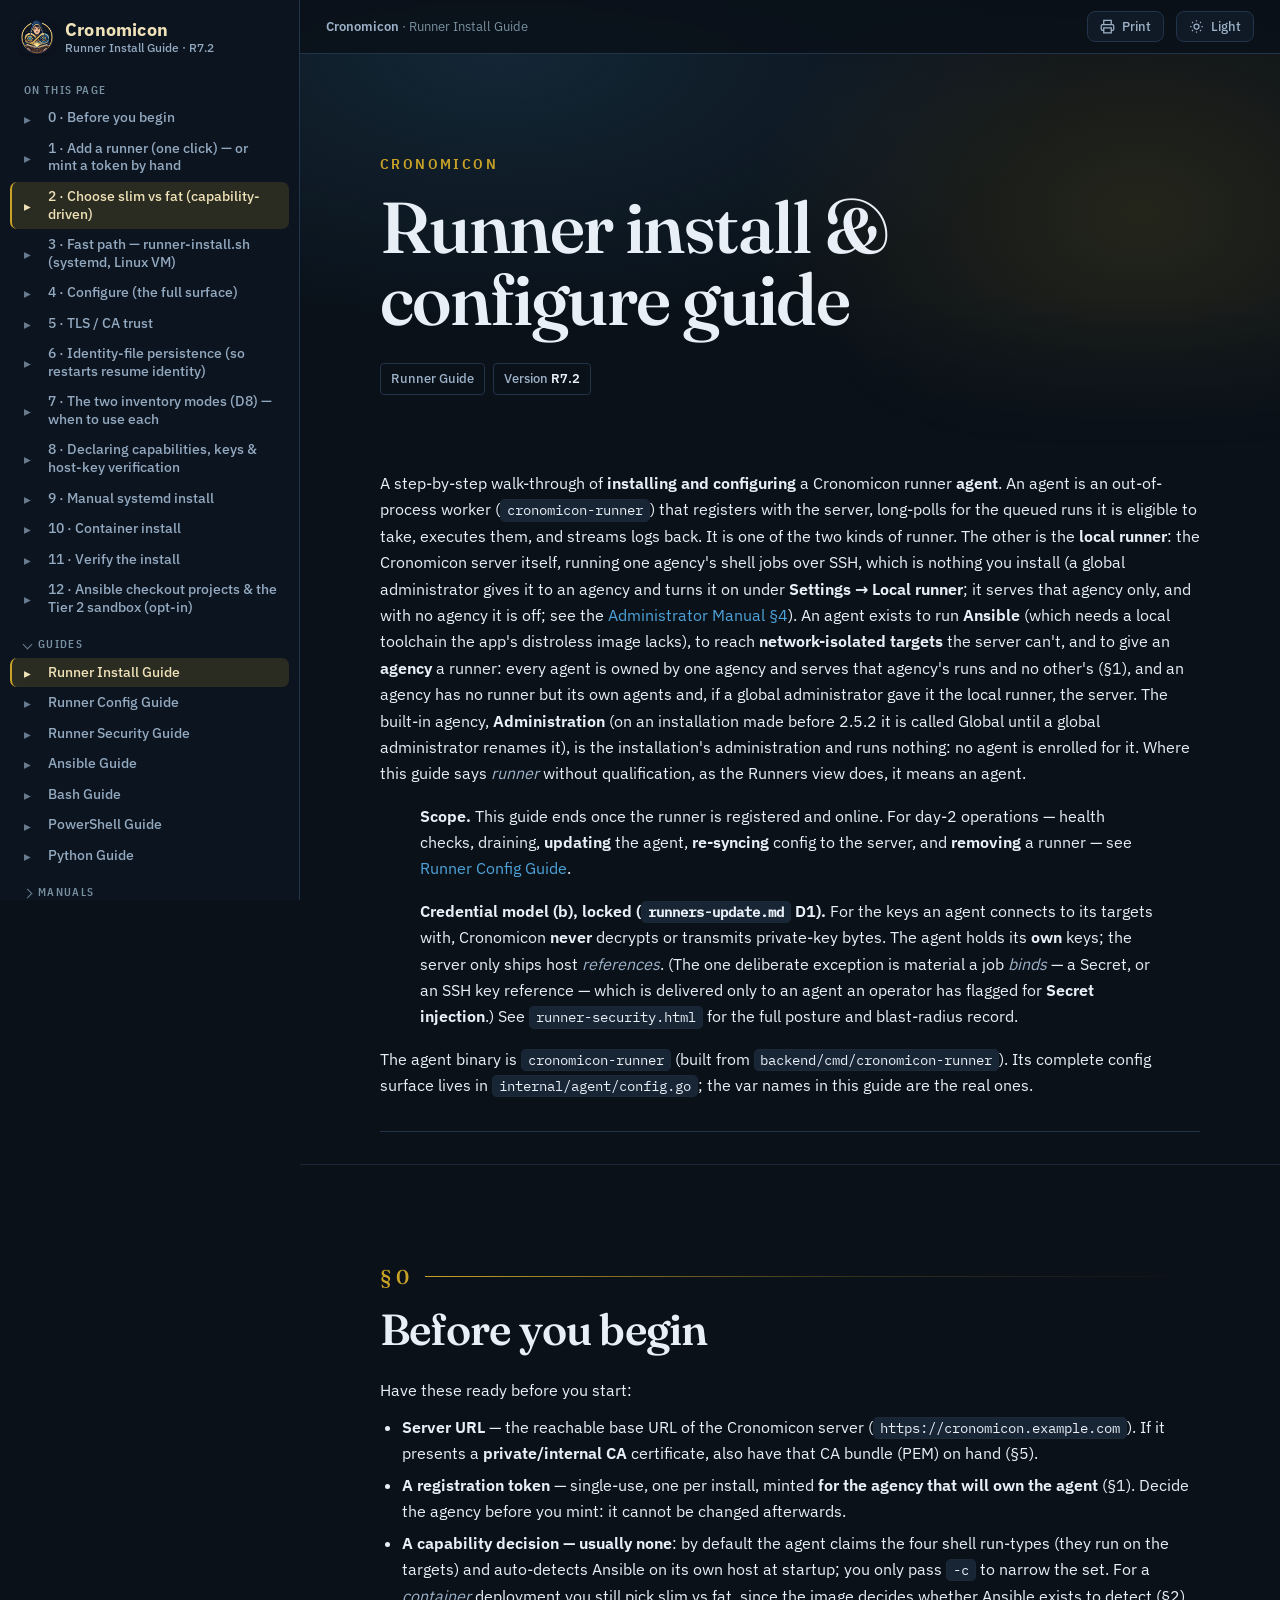
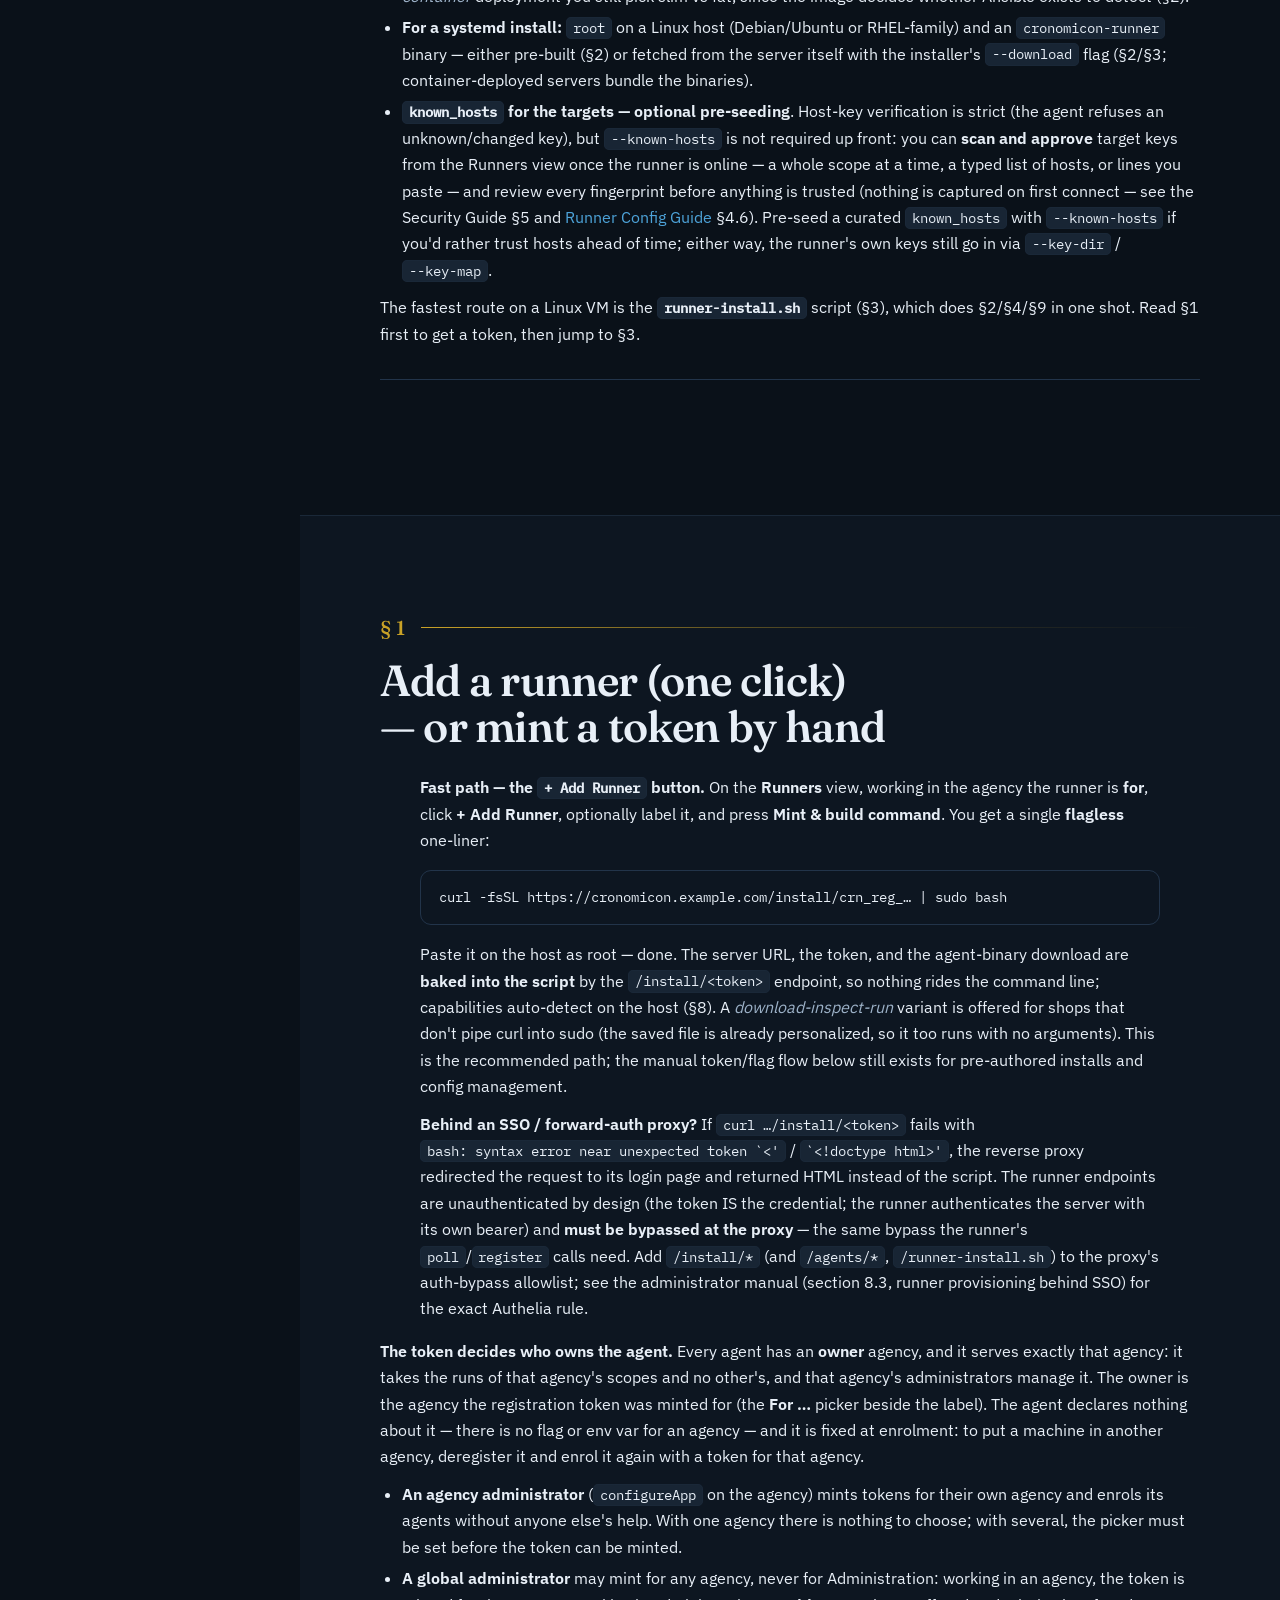
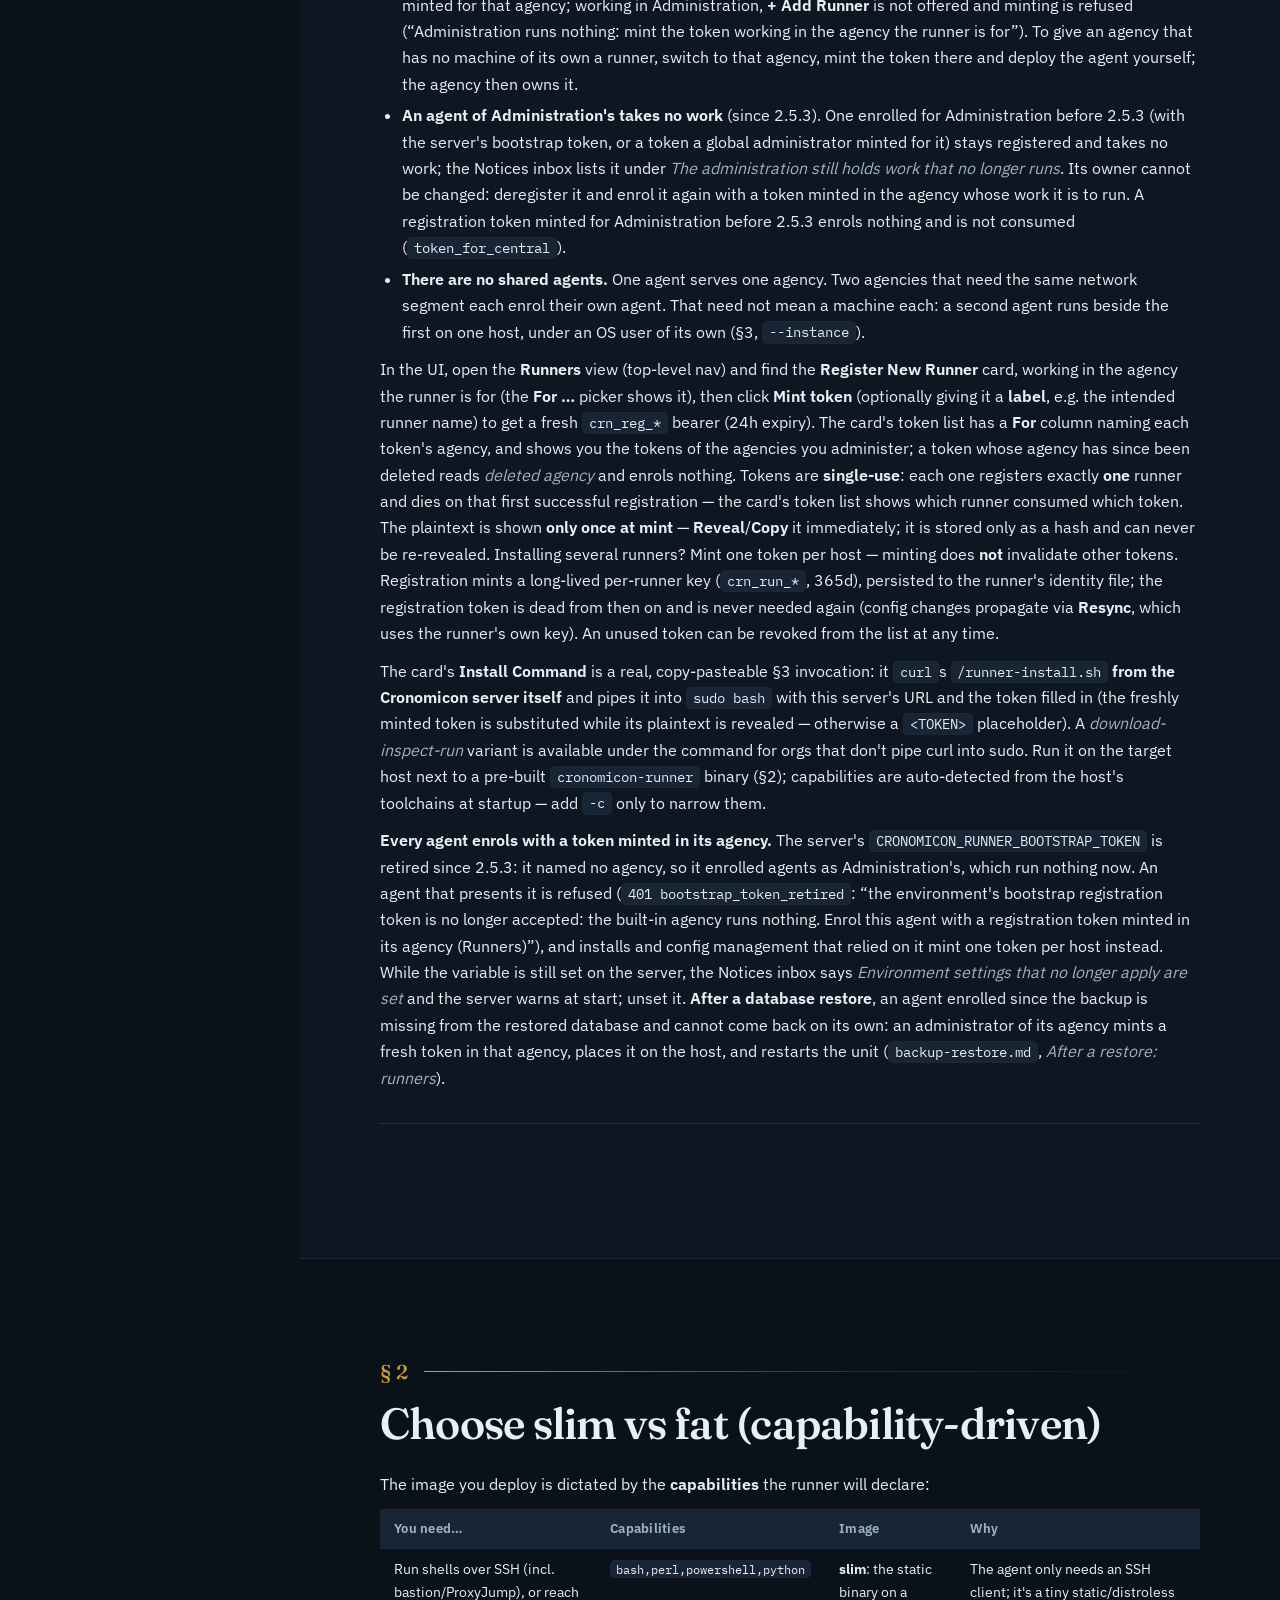
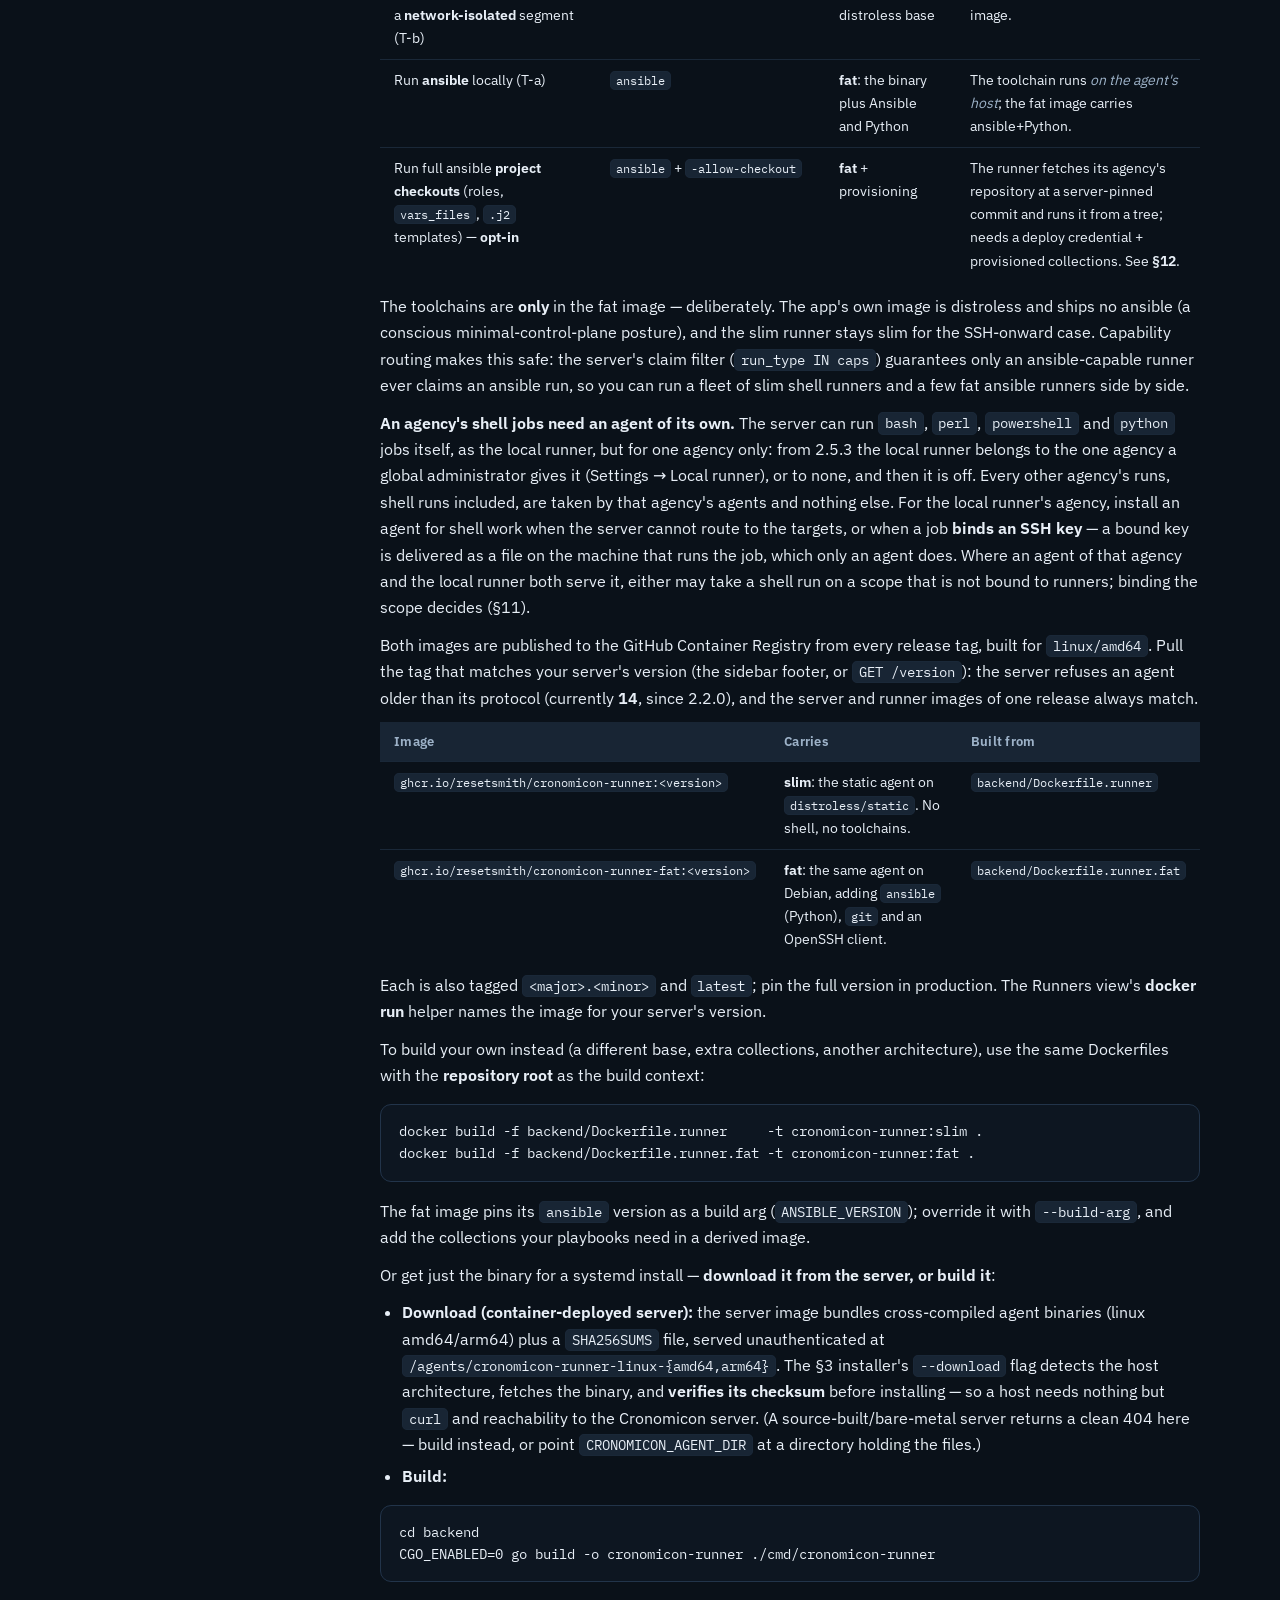
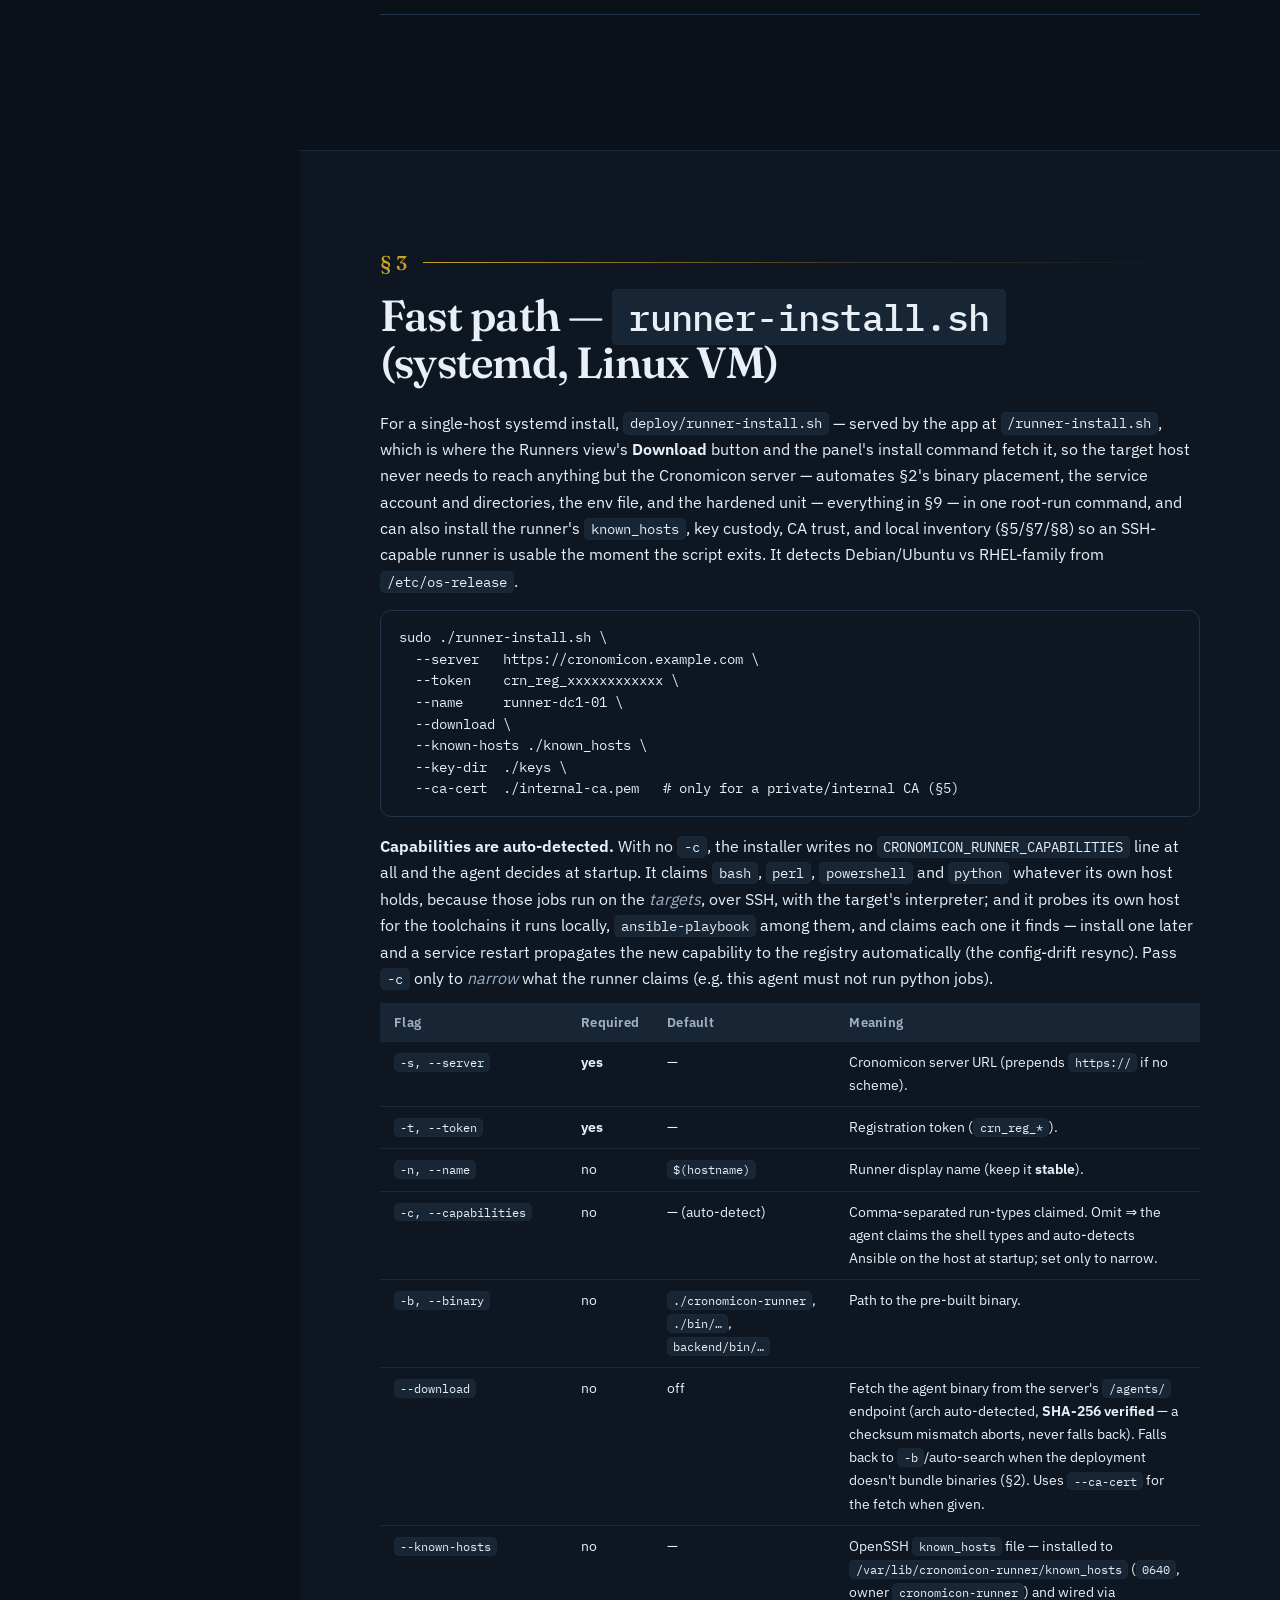
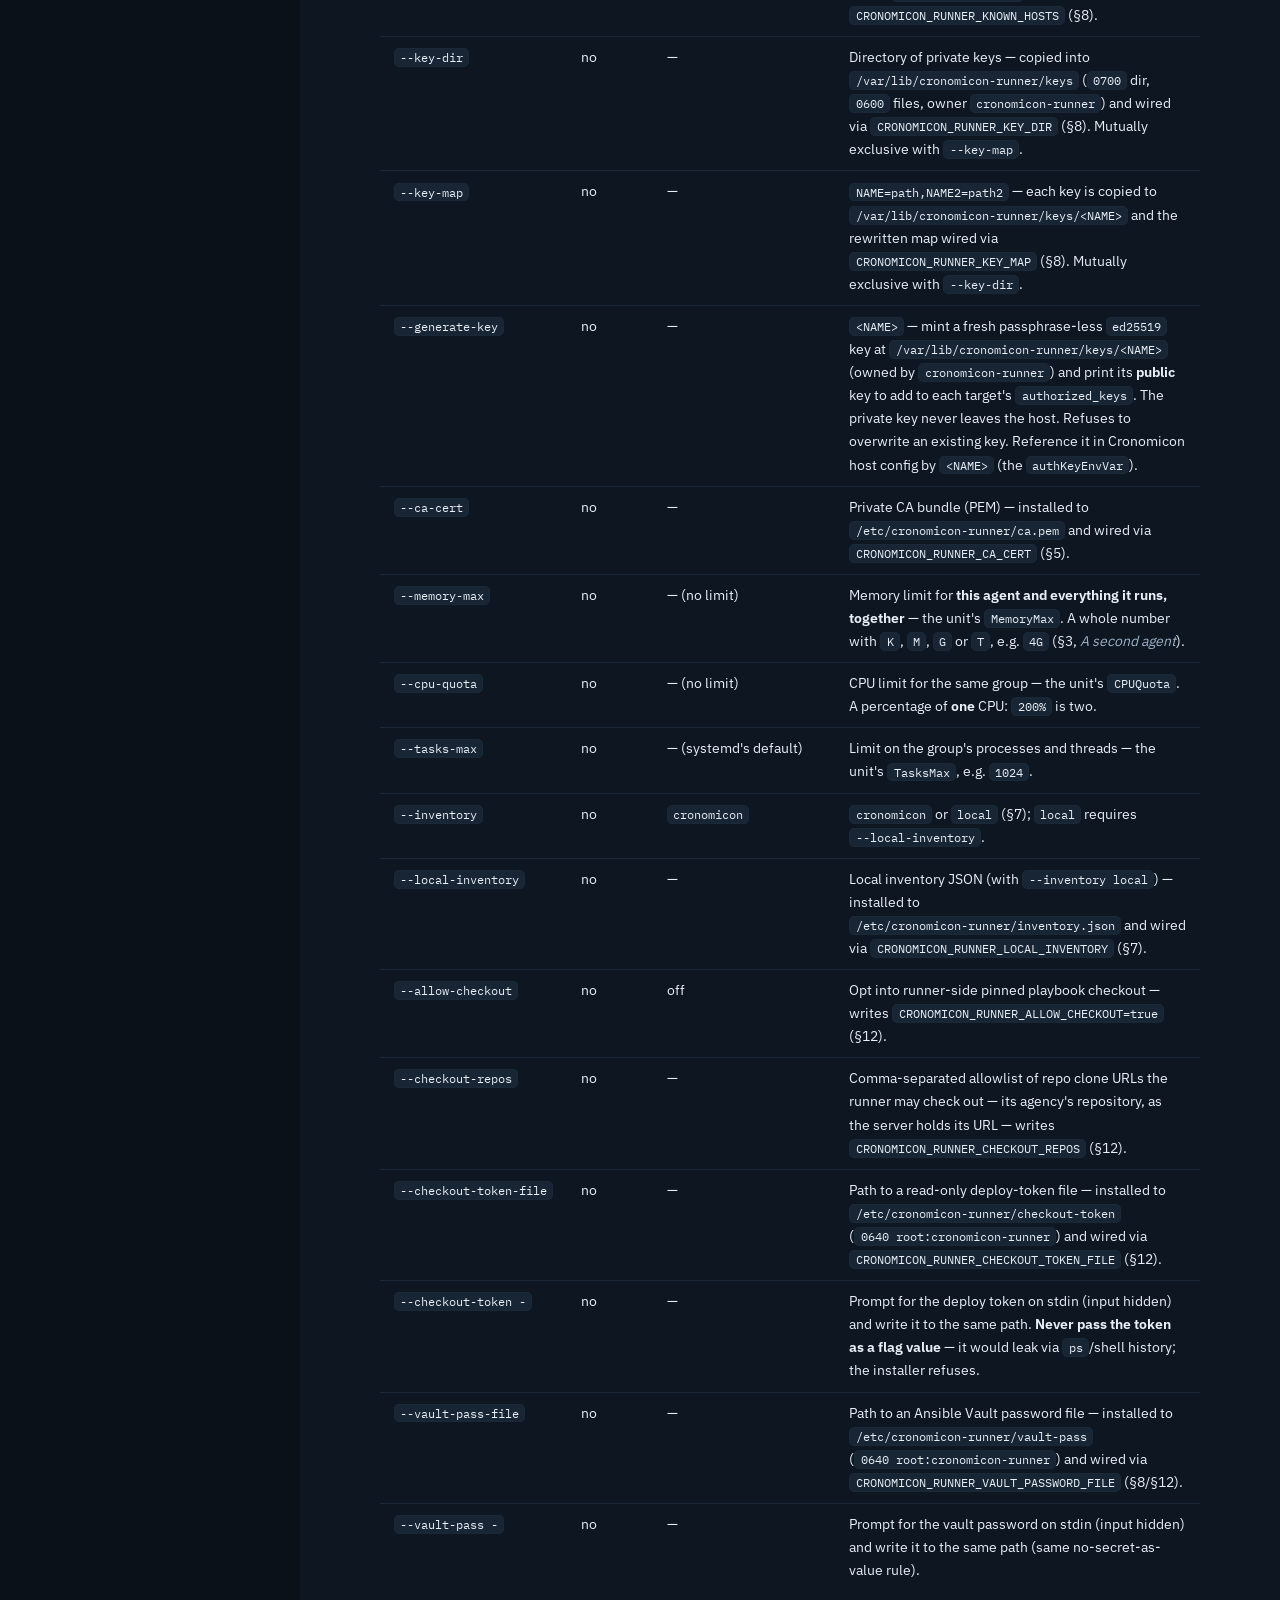
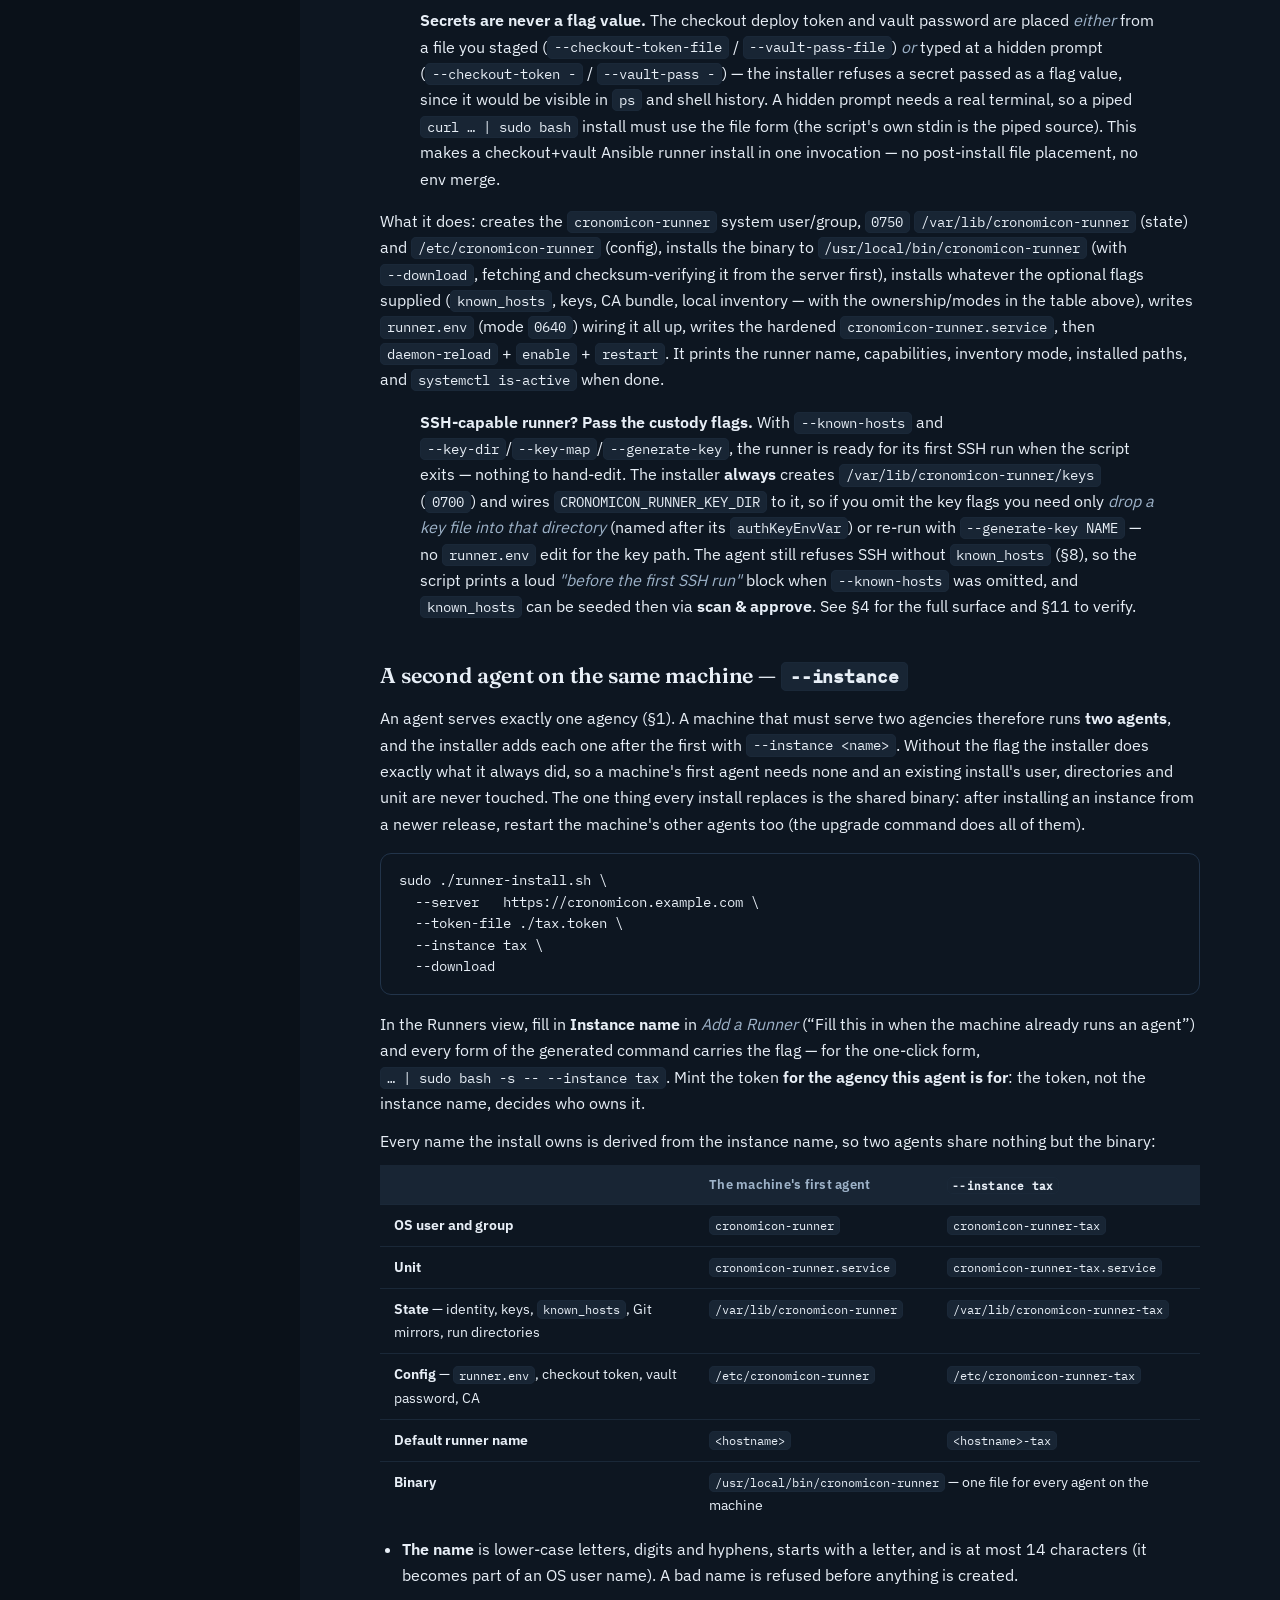
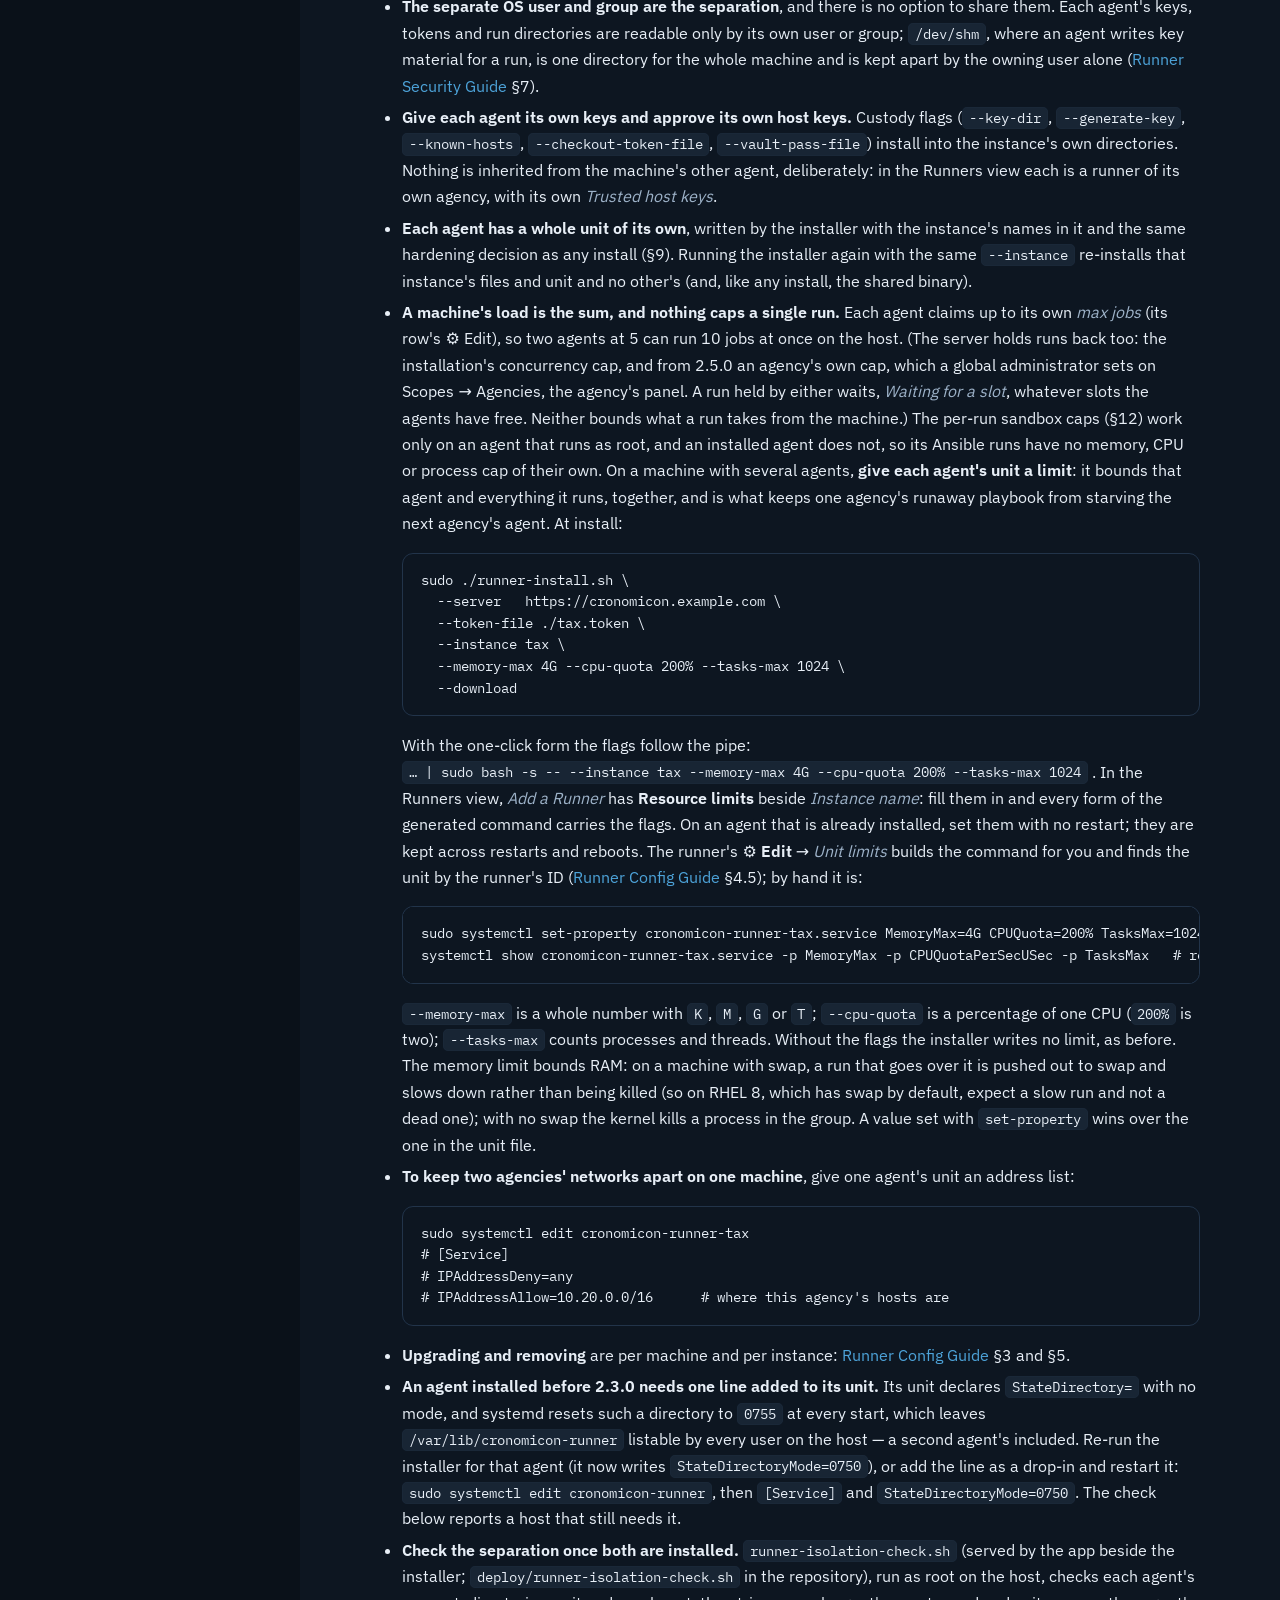
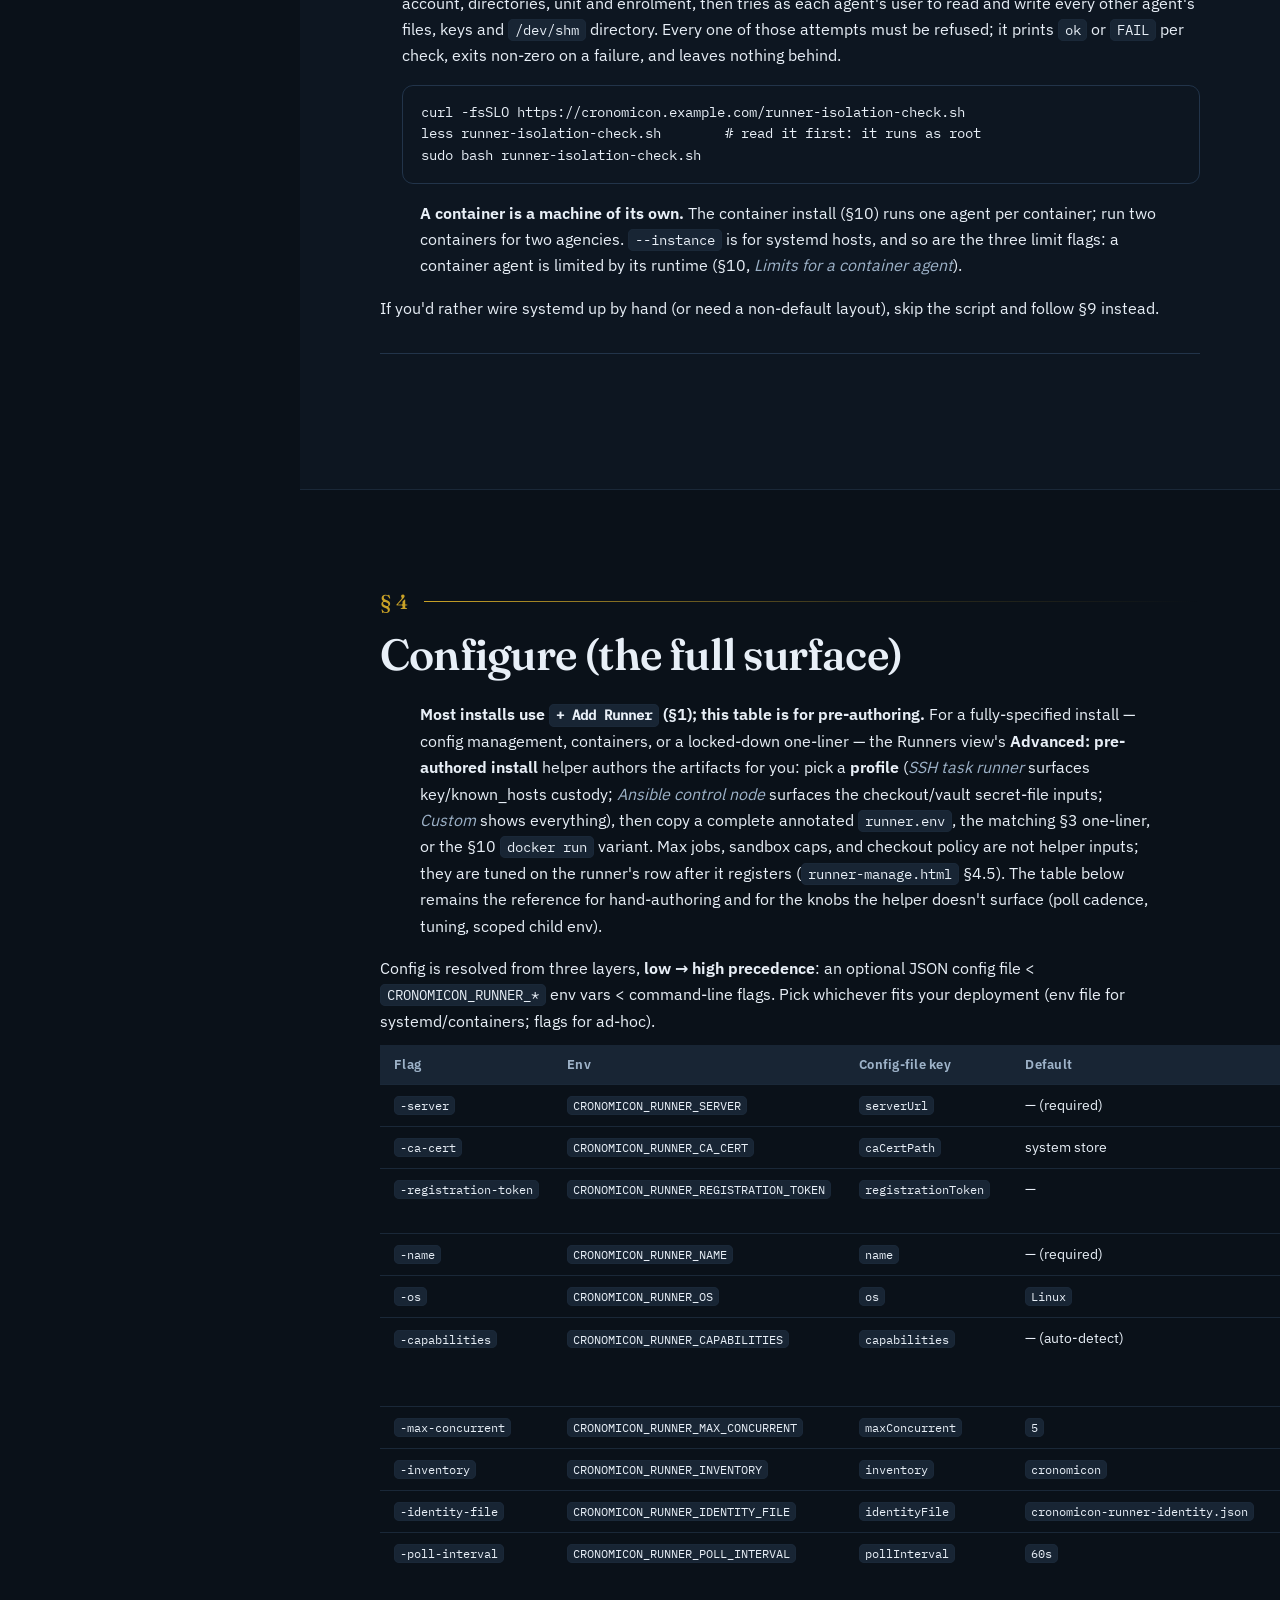
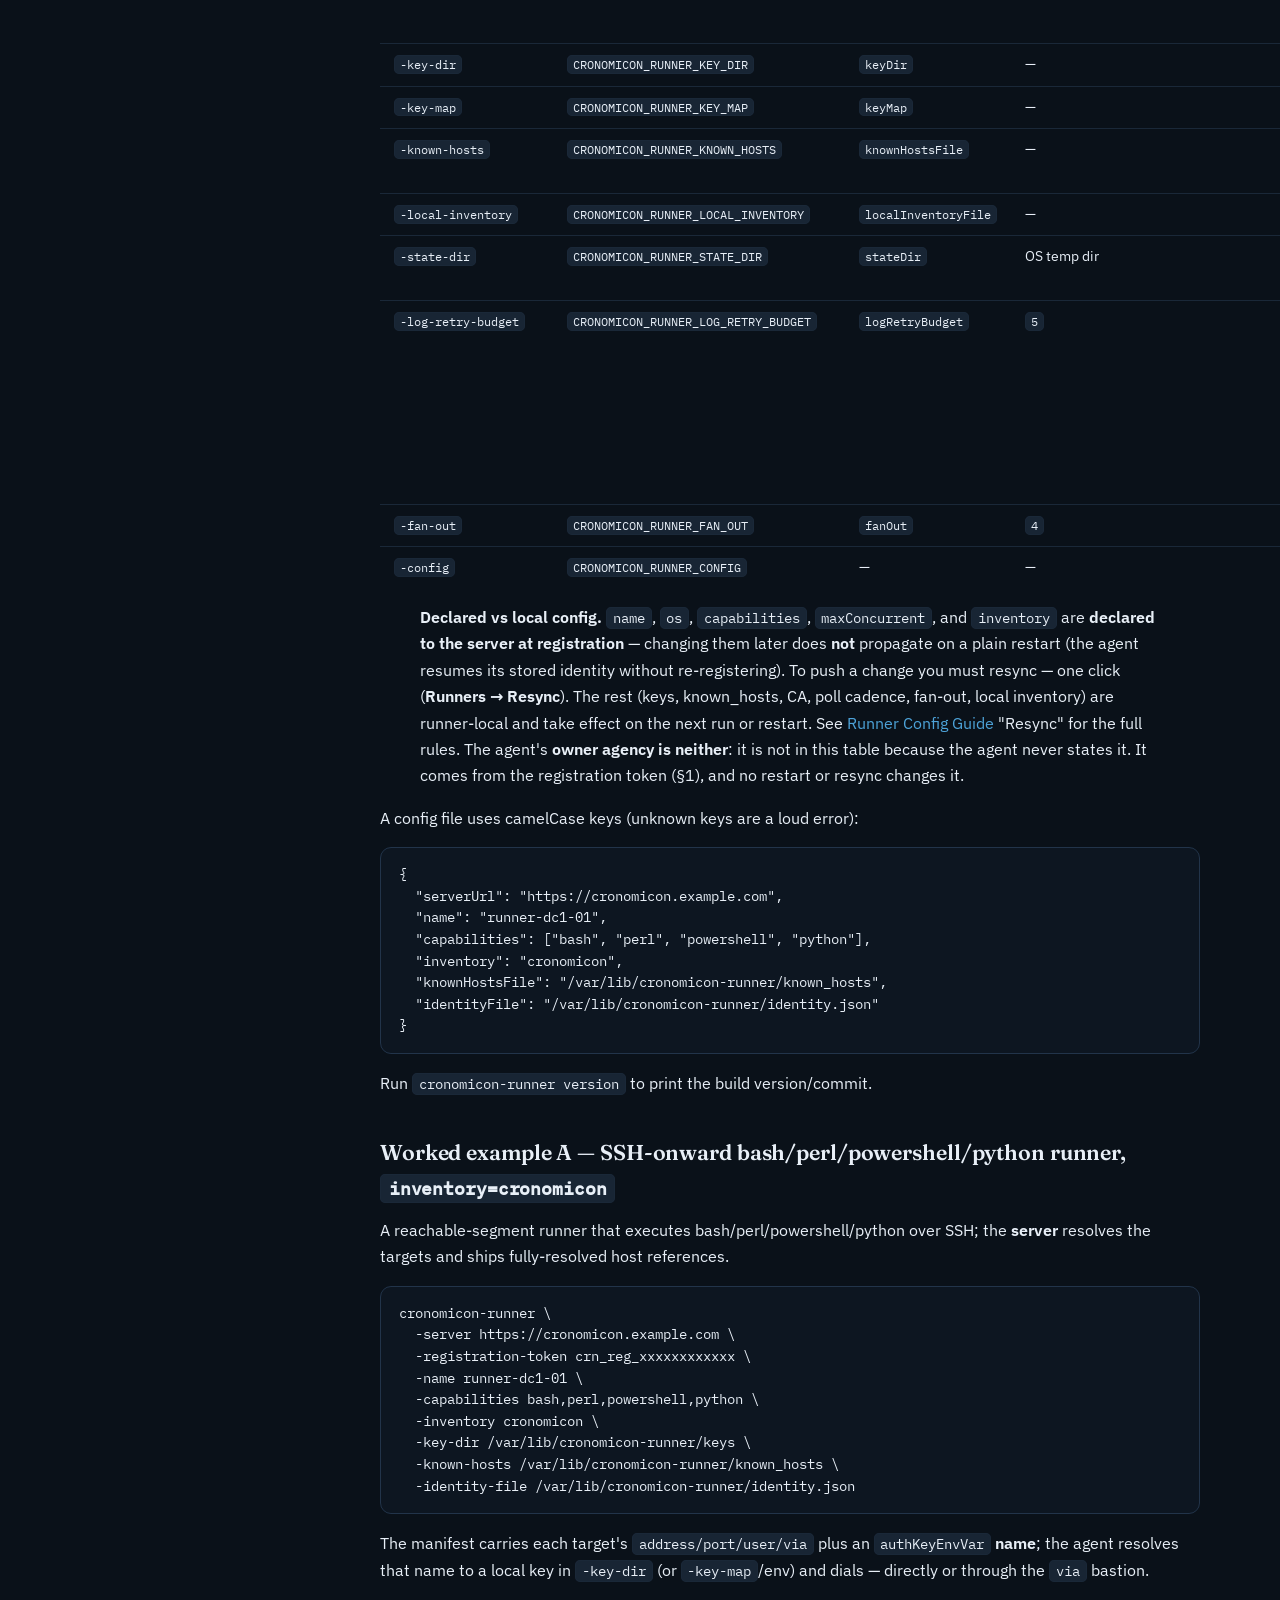
<file: docs/runner-install.html>
<!doctype html>
<html lang="en" data-theme="dark">
<head>
<meta charset="utf-8">
<meta name="viewport" content="width=device-width, initial-scale=1">
<title>Cronomicon — Runner install &amp; configure guide</title>
<style>
        /* Fonts are SELF-HOSTED (VU-1), and they are declared HERE rather than via a
 <link> in this <head> for a second reason: vite-manuals-plugin.js injects this
 <style> verbatim into the wrapped runner guides, whose generated <head> has no
 room for link elements. Everything the guides need must live in this block.
 administrator-manual.html carries a byte-identical copy of this <style>, so
 the two books and the guides read as one set (documentation-palette.test.ts
 fails if they drift).

 Why self-hosted: these documents are served by the Cronomicon binary to operators
 on networks that may have no egress to fonts.googleapis.com, and a blocked
 stylesheet silently drops the whole manual to system-ui with no error — the
 same defect frontend/index.html guards against. Faces copied from
 index.html unchanged (Google's own latin / latin-ext subsets); only the origin
 differs. The paths are RELATIVE (fonts/*), never /fonts/*: the manuals and the
 wrapped guides sit beside fonts/ wherever they are served (the app root, where
 Vite copies public/ into backend/web/dist; cronomicon.io/docs/; the release docs
 zip; a checkout opened from disk), and only a relative path resolves in all four.

 Families track theme.ts so the manuals and the product read as one thing: IBM
 Plex Sans for body, Plex Sans Condensed for uppercase structural type, Plex
 Mono for code. No other families are loaded. Fraunces stays on the
 hero and headings only — the manuals are a brand surface; do not spread it.

 Plex Sans and Fraunces are single variable files spanning 400-700; Condensed
 and Mono are static per weight. An unreferenced face is never fetched. */
        @font-face {
            font-family: 'IBM Plex Sans';
            font-style: normal;
            font-weight: 400 700;
            font-display: swap;
            src: url('fonts/plex-sans-400-700-latin-ext.woff2') format('woff2');
            unicode-range: U+0100-02BA, U+02BD-02C5, U+02C7-02CC, U+02CE-02D7, U+02DD-02FF, U+0304, U+0308, U+0329, U+1D00-1DBF, U+1E00-1E9F, U+1EF2-1EFF, U+2020, U+20A0-20AB, U+20AD-20C0, U+2113, U+2C60-2C7F, U+A720-A7FF
        }

        @font-face {
            font-family: 'IBM Plex Sans';
            font-style: normal;
            font-weight: 400 700;
            font-display: swap;
            src: url('fonts/plex-sans-400-700-latin.woff2') format('woff2');
            unicode-range: U+0000-00FF, U+0131, U+0152-0153, U+02BB-02BC, U+02C6, U+02DA, U+02DC, U+0304, U+0308, U+0329, U+2000-206F, U+20AC, U+2122, U+2191, U+2193, U+2212, U+2215, U+FEFF, U+FFFD
        }

        @font-face {
            font-family: 'IBM Plex Sans Condensed';
            font-style: normal;
            font-weight: 500;
            font-display: swap;
            src: url('fonts/plex-sans-condensed-500-latin-ext.woff2') format('woff2');
            unicode-range: U+0100-02BA, U+02BD-02C5, U+02C7-02CC, U+02CE-02D7, U+02DD-02FF, U+0304, U+0308, U+0329, U+1D00-1DBF, U+1E00-1E9F, U+1EF2-1EFF, U+2020, U+20A0-20AB, U+20AD-20C0, U+2113, U+2C60-2C7F, U+A720-A7FF
        }

        @font-face {
            font-family: 'IBM Plex Sans Condensed';
            font-style: normal;
            font-weight: 500;
            font-display: swap;
            src: url('fonts/plex-sans-condensed-500-latin.woff2') format('woff2');
            unicode-range: U+0000-00FF, U+0131, U+0152-0153, U+02BB-02BC, U+02C6, U+02DA, U+02DC, U+0304, U+0308, U+0329, U+2000-206F, U+20AC, U+2122, U+2191, U+2193, U+2212, U+2215, U+FEFF, U+FFFD
        }

        @font-face {
            font-family: 'IBM Plex Sans Condensed';
            font-style: normal;
            font-weight: 600;
            font-display: swap;
            src: url('fonts/plex-sans-condensed-600-latin-ext.woff2') format('woff2');
            unicode-range: U+0100-02BA, U+02BD-02C5, U+02C7-02CC, U+02CE-02D7, U+02DD-02FF, U+0304, U+0308, U+0329, U+1D00-1DBF, U+1E00-1E9F, U+1EF2-1EFF, U+2020, U+20A0-20AB, U+20AD-20C0, U+2113, U+2C60-2C7F, U+A720-A7FF
        }

        @font-face {
            font-family: 'IBM Plex Sans Condensed';
            font-style: normal;
            font-weight: 600;
            font-display: swap;
            src: url('fonts/plex-sans-condensed-600-latin.woff2') format('woff2');
            unicode-range: U+0000-00FF, U+0131, U+0152-0153, U+02BB-02BC, U+02C6, U+02DA, U+02DC, U+0304, U+0308, U+0329, U+2000-206F, U+20AC, U+2122, U+2191, U+2193, U+2212, U+2215, U+FEFF, U+FFFD
        }

        @font-face {
            font-family: 'IBM Plex Mono';
            font-style: normal;
            font-weight: 400;
            font-display: swap;
            src: url('fonts/plex-mono-400-latin-ext.woff2') format('woff2');
            unicode-range: U+0100-02BA, U+02BD-02C5, U+02C7-02CC, U+02CE-02D7, U+02DD-02FF, U+0304, U+0308, U+0329, U+1D00-1DBF, U+1E00-1E9F, U+1EF2-1EFF, U+2020, U+20A0-20AB, U+20AD-20C0, U+2113, U+2C60-2C7F, U+A720-A7FF
        }

        @font-face {
            font-family: 'IBM Plex Mono';
            font-style: normal;
            font-weight: 400;
            font-display: swap;
            src: url('fonts/plex-mono-400-latin.woff2') format('woff2');
            unicode-range: U+0000-00FF, U+0131, U+0152-0153, U+02BB-02BC, U+02C6, U+02DA, U+02DC, U+0304, U+0308, U+0329, U+2000-206F, U+20AC, U+2122, U+2191, U+2193, U+2212, U+2215, U+FEFF, U+FFFD
        }

        @font-face {
            font-family: 'IBM Plex Mono';
            font-style: normal;
            font-weight: 500;
            font-display: swap;
            src: url('fonts/plex-mono-500-latin-ext.woff2') format('woff2');
            unicode-range: U+0100-02BA, U+02BD-02C5, U+02C7-02CC, U+02CE-02D7, U+02DD-02FF, U+0304, U+0308, U+0329, U+1D00-1DBF, U+1E00-1E9F, U+1EF2-1EFF, U+2020, U+20A0-20AB, U+20AD-20C0, U+2113, U+2C60-2C7F, U+A720-A7FF
        }

        @font-face {
            font-family: 'IBM Plex Mono';
            font-style: normal;
            font-weight: 500;
            font-display: swap;
            src: url('fonts/plex-mono-500-latin.woff2') format('woff2');
            unicode-range: U+0000-00FF, U+0131, U+0152-0153, U+02BB-02BC, U+02C6, U+02DA, U+02DC, U+0304, U+0308, U+0329, U+2000-206F, U+20AC, U+2122, U+2191, U+2193, U+2212, U+2215, U+FEFF, U+FFFD
        }

        @font-face {
            font-family: 'Fraunces';
            font-style: normal;
            font-weight: 400 700;
            font-display: swap;
            src: url('fonts/fraunces-400-700-latin-ext.woff2') format('woff2');
            unicode-range: U+0100-02BA, U+02BD-02C5, U+02C7-02CC, U+02CE-02D7, U+02DD-02FF, U+0304, U+0308, U+0329, U+1D00-1DBF, U+1E00-1E9F, U+1EF2-1EFF, U+2020, U+20A0-20AB, U+20AD-20C0, U+2113, U+2C60-2C7F, U+A720-A7FF
        }

        @font-face {
            font-family: 'Fraunces';
            font-style: normal;
            font-weight: 400 700;
            font-display: swap;
            src: url('fonts/fraunces-400-700-latin.woff2') format('woff2');
            unicode-range: U+0000-00FF, U+0131, U+0152-0153, U+02BB-02BC, U+02C6, U+02DA, U+02DC, U+0304, U+0308, U+0329, U+2000-206F, U+20AC, U+2122, U+2191, U+2193, U+2212, U+2215, U+FEFF, U+FFFD
        }

        /* ============================================================
 Cronomicon Manual — palette ported 1:1 from the product
 (frontend/src/theme.ts). Dark is the product default.

 VU-18: these are hand-copied hex literals, so they silently rot
 the next time theme.ts moves. frontend/src/documentation-palette.test.ts
 fails if any hex in this file (or the wrapped runner-guide
 fragments, which reuse this <style> verbatim) is absent from
 theme.ts. When the product palette changes, re-map by ROLE — a
 doc's page background takes the new `bg`, its cards `panel`, its
 links `primary`, its warning callouts `warning` — never by
 eyeballing which new hex looks closest to the old one.

 Two role assignments are easy to get backwards:
 `warning` is a distinct ORANGE, not the brand gold (sharing the gold
 with `accent` would make a warn badge and an in-flight badge
 indistinguishable), and `accent` gold is the BRAND — the hero
 spine, the h2 rule, the active TOC item.
 ============================================================ */
        :root {
            /* Stacks copied from theme.ts (`sans` / `sansCond` / `mono` / `display`) so a
 fallback here matches a fallback there. --sansCond is the uppercase
 structural face — eyebrows, nav group labels, code-block captions. */
            --sans: 'IBM Plex Sans', system-ui, sans-serif;
            --sansCond: 'IBM Plex Sans Condensed', 'IBM Plex Sans', system-ui, sans-serif;
            --mono: 'IBM Plex Mono', ui-monospace, monospace;
            --display: 'Fraunces', Georgia, serif;
            --maxw: 880px;
            --nav-w: 300px;
            --band-pad: clamp(64px, 8vw, 112px);
            --gold-rule: linear-gradient(90deg, var(--accent), color-mix(in srgb, var(--accent) 22%, transparent) 55%, transparent);
        }

        html[data-theme="dark"] {
            --bg: #0a1119;
            --panel: #101a26;
            --panel2: #182534;
            --panelHover: #182534;
            --panelInput: #0d1621;
            --border: #22344a;
            --borderLight: #1a2838;
            --borderStrong: #566c86;
            --text: #e8eff7;
            --textSec: #9db2c8;
            --textMuted: #78909f;
            --onSolid: #0a1119;
            --primary: #4da3d9;
            --primaryHover: #6fb8e5;
            --primaryBg: rgba(77, 163, 217, .15);
            --accent: #c9a227;
            --accentBg: rgba(201, 162, 39, .14);
            --success: #45b26b;
            --successBg: rgba(69, 178, 107, .14);
            --danger: #e05a5a;
            --dangerBg: rgba(224, 90, 90, .14);
            --warning: #d98a2b;
            --warningBg: rgba(217, 138, 43, .14);
            --info: #4da3d9;
            --infoBg: rgba(77, 163, 217, .14);
            --sidebar: #0c1420;
            --sidebarHover: #16222f;
            --sidebarText: #93a9bf;
            --sidebarTextActive: #f0e2b8;
            --sidebarActive: rgba(201, 162, 39, .16);
            --shadow: 0 2px 12px rgba(0, 0, 0, .45);
            --shadowSm: 0 1px 4px rgba(0, 0, 0, .3);
            --code: #0d1621;
            --band: #0d1621;
        }

        html[data-theme="light"] {
            --bg: #f4f6fa;
            --panel: #ffffff;
            --panel2: #eef2f7;
            --panelHover: #eef2f7;
            --panelInput: #ffffff;
            --border: #d5dde8;
            --borderLight: #e6ebf2;
            --borderStrong: #828fa0;
            --text: #131e2b;
            --textSec: #46596e;
            --textMuted: #596c80;
            --onSolid: #ffffff;
            --primary: #15709f;
            --primaryHover: #0f5c85;
            --primaryBg: rgba(21, 112, 159, .10);
            --accent: #7c6311;
            --accentBg: rgba(124, 99, 17, .12);
            --success: #1e7f45;
            --successBg: rgba(30, 127, 69, .10);
            --danger: #c0342f;
            --dangerBg: rgba(192, 52, 47, .10);
            --warning: #9c5f11;
            --warningBg: rgba(156, 95, 17, .12);
            --info: #15709f;
            --infoBg: rgba(21, 112, 159, .10);
            --sidebar: #ffffff;
            --sidebarHover: #eef2f7;
            --sidebarText: #46596e;
            --sidebarTextActive: #131e2b;
            --sidebarActive: rgba(124, 99, 17, .13);
            --shadow: 0 2px 12px rgba(15, 30, 50, .08);
            --shadowSm: 0 1px 4px rgba(15, 30, 50, .05);
            --code: #eef2f7;
            --band: #ffffff;
        }

        * {
            box-sizing: border-box
        }

        html {
            scroll-behavior: smooth
        }

        body {
            margin: 0;
            background: var(--bg);
            color: var(--text);
            font-family: var(--sans);
            font-size: 16px;
            line-height: 1.65;
            -webkit-font-smoothing: antialiased;
            display: flex;
            min-height: 100vh;
        }

        a {
            color: var(--primary);
            text-decoration: none
        }

        a:hover {
            color: var(--primaryHover);
            text-decoration: underline
        }

        code,
        kbd,
        pre {
            font-family: var(--mono)
        }

        /* ---------- Sidebar ----------
 Every colour in this block reads a token, never a hardcoded dark
 literal: light mode has a true light rail (VU-9), so a hardcoded
 pale-slate link would be near-invisible on white. Tokens also keep the
 VU-18 drift guard honest — nothing here to re-map by hand next time. */
        #sidebar {
            width: var(--nav-w);
            flex: 0 0 var(--nav-w);
            background: var(--sidebar);
            position: sticky;
            top: 0;
            height: 100vh;
            overflow-y: auto;
            border-right: 1px solid var(--border);
            display: flex;
            flex-direction: column;
            z-index: 40;
        }

        #sidebar::-webkit-scrollbar {
            width: 8px
        }

        #sidebar::-webkit-scrollbar-thumb {
            background: var(--border);
            border-radius: 8px
        }

        .brand {
            display: flex;
            align-items: center;
            gap: 11px;
            padding: 20px 20px 14px
        }

        .brand .logo {
            width: 34px;
            height: 34px;
            flex: 0 0 34px;
            border-radius: 9px;
            overflow: hidden;
            box-shadow: var(--shadowSm)
        }

        .brand .logo img {
            width: 100%;
            height: 100%;
            object-fit: cover;
            display: block
        }

        .brand .bt {
            display: flex;
            flex-direction: column;
            line-height: 1.15
        }

        .brand .bt b {
            color: var(--sidebarTextActive);
            font-size: 18px;
            font-weight: 700;
            letter-spacing: .2px
        }

        .brand .bt span {
            color: var(--sidebarText);
            font-size: 11.5px;
            font-weight: 500
        }

        .navsearch {
            padding: 0 16px 12px
        }

        .navsearch input {
            width: 100%;
            padding: 8px 11px;
            border-radius: 8px;
            border: 1px solid var(--borderStrong);
            background: var(--panelInput);
            color: var(--text);
            font-family: var(--sans);
            font-size: 13px;
            outline: none
        }

        .navsearch input::placeholder {
            color: var(--textMuted)
        }

        .navsearch input:focus {
            border-color: var(--primary)
        }

        nav.toc {
            padding: 0 10px 30px;
            flex: 1
        }

        /* Condensed 600: the uppercase structural face (theme.ts `sansCond`). 600, not
 700 — the self-hosted Condensed subsets are 500 and 600, and 700 would be
 synthesised. */
        nav.toc .grp {
            margin: 14px 6px 4px;
            padding: 0 8px;
            font-size: 10.5px;
            font-weight: 600;
            font-family: var(--sansCond);
            letter-spacing: .13em;
            text-transform: uppercase;
            color: var(--textMuted)
        }

        /* ---- collapsible part sections ---- */
        nav.toc details.grp-sec {
            margin: 0
        }

        nav.toc summary.grp {
            cursor: pointer;
            list-style: none;
            display: flex;
            align-items: center;
            gap: 7px;
            user-select: none;
            transition: color .15s
        }

        nav.toc summary.grp::-webkit-details-marker {
            display: none
        }

        nav.toc summary.grp:hover {
            color: var(--sidebarText)
        }

        nav.toc summary.grp:before {
            content: "";
            flex: 0 0 6px;
            width: 6px;
            height: 6px;
            border-right: 1.6px solid currentColor;
            border-bottom: 1.6px solid currentColor;
            transform: rotate(-45deg);
            transition: transform .15s;
            opacity: .85
        }

        nav.toc details.grp-sec[open]>summary.grp:before {
            transform: rotate(45deg)
        }

        nav.toc summary.grp:focus-visible {
            outline: 2px solid var(--primary);
            outline-offset: 2px;
            border-radius: 5px
        }

        nav.toc.filtering summary.grp {
            display: none
        }

        nav.toc a {
            display: flex;
            align-items: center;
            gap: 9px;
            padding: 6px 12px;
            margin: 1px 0;
            border-radius: 7px;
            color: var(--sidebarText);
            font-size: 13.5px;
            font-weight: 500;
            text-decoration: none;
            line-height: 1.3;
            border-left: 2px solid transparent
        }

        nav.toc a .ic {
            width: 15px;
            height: 15px;
            flex: 0 0 15px;
            opacity: .7
        }

        nav.toc a:hover {
            background: var(--sidebarHover);
            color: var(--sidebarTextActive);
            text-decoration: none
        }

        nav.toc a.active {
            background: var(--sidebarActive);
            color: var(--sidebarTextActive);
            border-left-color: var(--accent)
        }

        nav.toc a.active .ic {
            opacity: 1
        }

        nav.toc a.hidden {
            display: none
        }

        nav.toc .grp .grp-adv {
            display: inline-block;
            margin-left: 6px;
            padding: 0 6px;
            border-radius: 20px;
            background: var(--accentBg);
            color: var(--accent);
            font-size: 8.5px;
            letter-spacing: .06em;
            border: 1px solid var(--accent)
        }

        .sb-foot {
            padding: 14px 20px;
            border-top: 1px solid var(--borderLight);
            color: var(--textMuted);
            font-size: 11px
        }

        /* ---------- Topbar ---------- */
        #topbar {
            position: sticky;
            top: 0;
            z-index: 30;
            display: flex;
            align-items: center;
            gap: 12px;
            padding: 11px 26px;
            background: color-mix(in srgb, var(--bg) 86%, transparent);
            backdrop-filter: blur(9px);
            border-bottom: 1px solid var(--border)
        }

        #topbar .crumbs {
            flex: 1;
            color: var(--textMuted);
            font-size: 13px;
            min-width: 0;
            overflow: hidden;
            text-overflow: ellipsis;
            white-space: nowrap
        }

        #topbar .crumbs b {
            color: var(--textSec);
            font-weight: 600
        }

        .tbtn {
            display: inline-flex;
            align-items: center;
            gap: 7px;
            padding: 6px 12px;
            border-radius: 8px;
            border: 1px solid var(--border);
            background: var(--panel);
            color: var(--textSec);
            font-family: var(--sans);
            font-size: 13px;
            font-weight: 500;
            cursor: pointer;
            transition: .15s
        }

        .tbtn:hover {
            background: var(--panelHover);
            color: var(--text);
            border-color: var(--primary)
        }

        .tbtn svg {
            width: 15px;
            height: 15px
        }

        #menuToggle {
            display: none
        }

        /* ---------- Main ---------- */
        #wrap {
            flex: 1;
            min-width: 0;
            display: flex;
            flex-direction: column;
            /* The bands (below) paint past main's reading measure to the edges of this
 pane. clip, not hidden: it trims them here without turning #wrap into a
 scroll container, so the sticky topbar keeps sticking. */
            overflow-x: clip
        }

        main {
            width: 100%;
            max-width: var(--maxw);
            margin: 0 auto;
            padding: 0 30px
        }

        section {
            padding-top: 30px;
            margin-top: 18px;
            scroll-margin-top: 70px
        }

        /* ---------- Hero ----------
 The site's hero, not a card: the title sits on the page under the same two
 glows cronomicon.io uses (gold toward the right, sky toward the top left),
 painted by ::before across the whole pane (as the Bands are). The glow positions are
 offsets from main's edges (100vmax is how far ::before overhangs each side)
 so they land in the same place at every pane width. */
        .hero {
            position: relative;
            isolation: isolate;
            padding: clamp(56px, 8vw, 104px) 0 clamp(40px, 5vw, 64px)
        }

        /* Starts above the hero, as the site's does, and fades out before its
 bottom edge, so the glow has no hard edge at either end — including on a
 course's cover slide, where the hero sits mid-screen. */
        .hero::before {
            content: "";
            position: absolute;
            z-index: -1;
            inset: -140px -100vmax 0;
            pointer-events: none;
            background:
                radial-gradient(ellipse 560px 400px at calc(100% - 100vmax - 60px) 55%, var(--accentBg), transparent 70%),
                radial-gradient(ellipse 820px 400px at calc(100vmax + 120px) 140px, var(--primaryBg), transparent 70%);
            -webkit-mask-image: linear-gradient(to bottom, transparent, black 140px, black 70%, transparent);
            mask-image: linear-gradient(to bottom, transparent, black 140px, black 70%, transparent)
        }

        /* The Cronomicon wordmark, set as the site's header sets it. */
        .hero .eyebrow {
            margin: 0 0 20px;
            font-family: var(--sansCond);
            font-size: 15px;
            font-weight: 600;
            line-height: 1;
            letter-spacing: .16em;
            text-transform: uppercase;
            color: var(--accent)
        }

        .hero h1 {
            font-family: var(--display);
            font-optical-sizing: auto;
            font-size: clamp(44px, 1.9rem + 3.4vw, 72px);
            line-height: 1;
            margin: 0 0 .32em;
            font-weight: 560;
            letter-spacing: -.022em;
            text-wrap: balance
        }

        .hero p.lead {
            font-size: 19px;
            line-height: 1.6;
            color: var(--textSec);
            max-width: 58ch;
            margin: 0;
            text-wrap: pretty
        }

        .hero .meta {
            display: flex;
            flex-wrap: wrap;
            gap: 8px;
            margin-top: 28px
        }

        .hero .meta .chip {
            font-size: 13px;
            color: var(--textSec);
            border: 1px solid var(--border);
            border-radius: 4px;
            padding: 4px 10px;
            font-weight: 500
        }

        .hero .meta .chip b {
            color: var(--text);
            font-weight: 600
        }

        /* ---------- Typography ---------- */
        h2 {
            font-family: var(--display);
            font-optical-sizing: auto;
            font-size: 30px;
            font-weight: 600;
            letter-spacing: -.01em;
            margin: .3em 0 .55em;
            padding-bottom: .34em;
            border-bottom: 2px solid transparent;
            border-image: var(--gold-rule) 1;
            display: flex;
            align-items: center;
            gap: 13px
        }

        h2 .secnum {
            font-family: var(--sans);
            font-size: 14px;
            color: var(--onSolid);
            background: var(--primary);
            min-width: 32px;
            height: 32px;
            border-radius: 9px;
            display: inline-grid;
            place-items: center;
            font-weight: 700;
            flex: 0 0 auto;
            box-shadow: var(--shadowSm)
        }

        h3 {
            font-family: var(--display);
            font-optical-sizing: auto;
            font-size: 21.5px;
            font-weight: 600;
            letter-spacing: -.005em;
            margin: 1.8em 0 .5em;
            color: var(--text)
        }

        h4 {
            font-size: 16px;
            font-weight: 650;
            margin: 1.5em 0 .4em;
            color: var(--text);
            letter-spacing: .005em
        }

        p {
            margin: .7em 0
        }

        ul,
        ol {
            margin: .6em 0;
            padding-left: 1.4em
        }

        li {
            margin: .32em 0
        }

        .lead-p {
            font-size: 17.5px;
            color: var(--textSec);
            margin: .2em 0 1.1em
        }

        strong {
            font-weight: 650;
            color: var(--text)
        }

        em {
            color: var(--textSec)
        }

        hr {
            border: none;
            border-top: 1px solid var(--border);
            margin: 2em 0
        }

        .muted {
            color: var(--textMuted)
        }

        /* ---------- Code ---------- */
        code:not(pre code) {
            background: var(--panel2);
            border: 1px solid var(--borderLight);
            padding: .08em .42em;
            border-radius: 5px;
            font-size: .86em;
            color: var(--text);
            white-space: nowrap
        }

        .codeblock {
            position: relative;
            margin: 1em 0
        }

        .codeblock pre {
            background: var(--code);
            border: 1px solid var(--border);
            border-radius: 11px;
            padding: 16px 18px;
            overflow-x: auto;
            font-size: 13.5px;
            line-height: 1.6;
            color: var(--text);
            margin: 0
        }

        .codeblock .cap {
            font-size: 11px;
            font-weight: 600;
            font-family: var(--sansCond);
            letter-spacing: .06em;
            text-transform: uppercase;
            color: var(--textMuted);
            padding: 0 2px 6px
        }

        .copybtn {
            position: absolute;
            top: 8px;
            right: 8px;
            background: var(--panel2);
            border: 1px solid var(--border);
            color: var(--textSec);
            border-radius: 7px;
            padding: 4px 9px;
            font-size: 11px;
            font-family: var(--sans);
            font-weight: 600;
            cursor: pointer;
            opacity: 0;
            transition: .15s
        }

        .codeblock:hover .copybtn {
            opacity: 1
        }

        .copybtn:hover {
            background: var(--primary);
            color: var(--onSolid);
            border-color: var(--primary)
        }

        .copybtn.ok {
            background: var(--success);
            color: var(--onSolid);
            border-color: var(--success)
        }

        /* ---------- Tables ---------- */
        .tbl-wrap {
            overflow-x: auto;
            margin: 1.1em 0;
            border: 1px solid var(--border);
            border-radius: 12px;
            box-shadow: var(--shadowSm)
        }

        table {
            border-collapse: collapse;
            width: 100%;
            font-size: 14px
        }

        table.matrix {
            min-width: 640px
        }

        th,
        td {
            text-align: left;
            padding: 9px 14px;
            border-bottom: 1px solid var(--borderLight);
            vertical-align: top
        }

        thead th {
            background: var(--panel2);
            color: var(--textSec);
            font-weight: 650;
            font-size: 12.5px;
            letter-spacing: .02em;
            position: sticky;
            top: 0
        }

        tbody tr:last-child td {
            border-bottom: none
        }

        tbody tr:hover {
            background: var(--panelHover)
        }

        td code {
            white-space: normal
        }

        .tick {
            color: var(--success);
            font-weight: 800
        }

        .cross {
            color: var(--textMuted)
        }

        .enf {
            background: var(--successBg)
        }

        /* ---------- Callouts ---------- */
        .callout {
            border-radius: 11px;
            padding: 14px 17px 14px 16px;
            margin: 1.2em 0;
            border: 1px solid var(--border);
            background: var(--panel);
            border-left-width: 4px;
            position: relative;
            font-size: 14.5px
        }

        .callout .ct {
            font-weight: 700;
            display: flex;
            align-items: center;
            gap: 8px;
            margin-bottom: 3px;
            font-size: 14px
        }

        .callout p:first-of-type {
            margin-top: .2em
        }

        .callout p:last-child {
            margin-bottom: 0
        }

        .callout.note {
            border-left-color: var(--info);
            background: var(--infoBg)
        }

        .callout.tip {
            border-left-color: var(--success);
            background: var(--successBg)
        }

        .callout.warn {
            border-left-color: var(--warning);
            background: var(--warningBg)
        }

        .callout.danger {
            border-left-color: var(--danger);
            background: var(--dangerBg)
        }

        .callout.gotcha {
            border-left-color: var(--accent);
            background: var(--accentBg)
        }

        .callout.plain {
            border-left-color: var(--primary);
            background: var(--primaryBg)
        }

        .callout.plain .ct {
            color: var(--primary)
        }

        .callout .ct .em {
            font-size: 16px
        }

        /* ---------- "Advanced" heading badge ---------- */
        .adv {
            display: inline-flex;
            align-items: center;
            gap: 5px;
            font-size: 10.5px;
            font-weight: 600;
            font-family: var(--sansCond);
            letter-spacing: .06em;
            text-transform: uppercase;
            padding: 2px 8px;
            border-radius: 30px;
            background: var(--accentBg);
            color: var(--accent);
            border: 1px solid var(--accent);
            vertical-align: middle;
            margin-left: 9px;
            line-height: 1.4
        }

        .adv:before {
            content: "▸";
            font-size: 10px
        }

        /* ---------- Start-here on-ramp ----------
 Open, like the site's lists: no card around the block and none around each
 persona, just three columns parted by hairlines. */
        .starthere {
            padding: 0 0 clamp(56px, 7vw, 88px)
        }

        .starthere>.sh-hd {
            font-family: var(--display);
            font-optical-sizing: auto;
            font-size: 26px;
            font-weight: 580;
            line-height: 1.2;
            letter-spacing: -.012em;
            margin: 0 0 8px
        }

        .starthere>.sh-sub {
            color: var(--textSec);
            font-size: 16px;
            max-width: 64ch;
            margin: 0 0 26px
        }

        .persona-grid {
            display: grid;
            grid-template-columns: repeat(3, minmax(0, 1fr));
            border-top: 1px solid var(--border)
        }

        .persona {
            display: flex;
            flex-direction: column;
            padding: 20px 24px 0 0
        }

        .persona+.persona {
            padding-left: 24px;
            border-left: 1px solid var(--borderLight)
        }

        .persona .ph {
            display: flex;
            align-items: center;
            gap: 9px;
            font-weight: 650;
            font-size: 16px;
            margin-bottom: 6px
        }

        .persona .ph .em {
            font-size: 19px
        }

        .persona .pdesc {
            color: var(--textSec);
            font-size: 14.5px;
            line-height: 1.55;
            flex: 1;
            margin: 0 0 12px
        }

        .persona .ppath {
            font-size: 14px;
            font-weight: 600;
            color: var(--primary)
        }

        .persona .ppath:hover {
            color: var(--primaryHover)
        }

        @media(max-width:760px) {
            .persona-grid {
                grid-template-columns: minmax(0, 1fr)
            }

            .persona,
            .persona+.persona {
                padding: 18px 0;
                border-left: 0
            }

            .persona+.persona {
                border-top: 1px solid var(--borderLight)
            }
        }

        /* ---------- Jargon buster ---------- */
        .jargon {
            margin: 1.3em 0;
            border: 1px solid var(--border);
            border-radius: 13px;
            overflow: hidden
        }

        .jargon table {
            margin: 0;
            border: none
        }

        .jargon td {
            vertical-align: top;
            padding: 11px 16px;
            border-top: 1px solid var(--borderLight)
        }

        .jargon tr:first-child td {
            border-top: none
        }

        .jargon td:first-child {
            font-weight: 650;
            color: var(--text);
            white-space: nowrap;
            width: 1%
        }

        .jargon td:last-child {
            color: var(--textSec);
            font-size: 14px
        }

        /* ---------- Cards / grids ---------- */
        .grid {
            display: grid;
            gap: 14px;
            margin: 1.2em 0
        }

        .grid.c2 {
            grid-template-columns: repeat(auto-fit, minmax(250px, 1fr))
        }

        .grid.c3 {
            grid-template-columns: repeat(auto-fit, minmax(210px, 1fr))
        }

        .grid.c4 {
            grid-template-columns: repeat(auto-fit, minmax(175px, 1fr))
        }

        .card {
            background: var(--panel);
            border: 1px solid var(--border);
            border-radius: 15px;
            padding: 20px;
            box-shadow: var(--shadowSm);
            transition: transform .18s ease, box-shadow .18s ease, border-color .18s ease
        }

        .card:hover {
            transform: translateY(-2px);
            box-shadow: var(--shadow);
            border-color: color-mix(in srgb, var(--accent) 45%, var(--border))
        }

        .card h4 {
            margin-top: 0
        }

        .card .ic-lg {
            width: 30px;
            height: 30px;
            color: var(--primary);
            margin-bottom: 6px
        }

        /* ---------- Steps ---------- */
        ol.steps {
            counter-reset: st;
            list-style: none;
            padding-left: 0;
            margin: 1em 0
        }

        ol.steps>li {
            counter-increment: st;
            position: relative;
            padding: 4px 0 14px 44px;
            margin: 0
        }

        ol.steps>li:before {
            content: counter(st);
            position: absolute;
            left: 0;
            top: 2px;
            width: 28px;
            height: 28px;
            background: var(--primaryBg);
            color: var(--primary);
            border: 1px solid var(--primary);
            border-radius: 50%;
            display: grid;
            place-items: center;
            font-weight: 700;
            font-size: 13px;
            font-family: var(--mono)
        }

        ol.steps>li:not(:last-child):after {
            content: "";
            position: absolute;
            left: 14px;
            top: 32px;
            bottom: 2px;
            width: 1px;
            background: var(--border)
        }

        /* ---------- Pills / badges ---------- */
        .pill {
            display: inline-flex;
            align-items: center;
            gap: 5px;
            padding: 2px 9px;
            border-radius: 30px;
            font-size: 12px;
            font-weight: 600;
            font-family: var(--sans);
            white-space: nowrap;
            line-height: 1.5
        }

        .pill .dot {
            width: 7px;
            height: 7px;
            border-radius: 50%;
            display: inline-block
        }

        .pill.ok {
            background: var(--successBg);
            color: var(--success)
        }

        .pill.ok .dot {
            background: var(--success)
        }

        .pill.fail {
            background: var(--dangerBg);
            color: var(--danger)
        }

        .pill.fail .dot {
            background: var(--danger)
        }

        .pill.warn {
            background: var(--warningBg);
            color: var(--warning)
        }

        .pill.warn .dot {
            background: var(--warning)
        }

        .pill.run {
            background: var(--infoBg);
            color: var(--info)
        }

        .pill.run .dot {
            background: var(--info)
        }

        .pill.mut {
            background: var(--panel2);
            color: var(--textMuted)
        }

        .pill.mut .dot {
            background: var(--textMuted)
        }

        .pill.crn {
            background: var(--accentBg);
            color: var(--accent)
        }

        .pill.git {
            background: var(--panel2);
            color: var(--textSec)
        }

        .tag {
            display: inline-block;
            font-family: var(--mono);
            font-size: 11.5px;
            background: var(--panel2);
            border: 1px solid var(--borderLight);
            border-radius: 5px;
            padding: 1px 7px;
            color: var(--textSec);
            font-weight: 500
        }

        /* ---------- Figures / SVG ---------- */
        figure {
            margin: 1.4em 0;
            background: var(--panel);
            border: 1px solid var(--border);
            border-radius: 14px;
            padding: 20px;
            box-shadow: var(--shadowSm);
            overflow: hidden
        }

        figure svg {
            display: block;
            width: 100%;
            height: auto
        }

        figcaption {
            margin-top: 12px;
            font-size: 13px;
            color: var(--textMuted);
            text-align: center;
            font-style: italic
        }

        /* Screenshots — each figure.shot carries a dark AND a light capture of the real
 app (frontend/public/manual/<view>-<theme>.png, referenced as manual/*); the pair
 swaps with the manual's own theme toggle so the pictured UI always matches the
 reader's chosen theme. Captures are 1600×900 with seeded demo data; the
 width/height attributes prevent layout shift under loading="lazy". */
        figure.shot {
            padding: 10px
        }

        figure.shot img {
            display: block;
            width: 100%;
            height: auto;
            border: 1px solid var(--borderLight);
            border-radius: 9px
        }

        figure.shot figcaption {
            margin-top: 10px
        }

        html[data-theme="dark"] figure.shot img.light {
            display: none
        }

        html[data-theme="light"] figure.shot img.dark {
            display: none
        }

        .svg-box {
            fill: var(--panel2);
            stroke: var(--border)
        }

        .svg-box-p {
            fill: var(--primaryBg);
            stroke: var(--primary)
        }

        .svg-box-a {
            fill: var(--accentBg);
            stroke: var(--accent)
        }

        .svg-box-s {
            fill: var(--successBg);
            stroke: var(--success)
        }

        .svg-box-d {
            fill: var(--dangerBg);
            stroke: var(--danger)
        }

        .svg-lbl {
            fill: var(--text);
            font-family: var(--sans);
            font-weight: 600
        }

        .svg-sub {
            fill: var(--textMuted);
            font-family: var(--sans)
        }

        .svg-line {
            stroke: var(--textMuted);
            stroke-width: 1.6;
            fill: none
        }

        .svg-line-p {
            stroke: var(--primary);
            stroke-width: 1.8;
            fill: none
        }

        .svg-mono {
            fill: var(--textSec);
            font-family: var(--mono)
        }

        /* ---------- Definition list (glossary) ---------- */
        dl.gloss dt {
            font-weight: 650;
            color: var(--text);
            margin-top: 1.1em;
            font-size: 15px;
            scroll-margin-top: 70px
        }

        dl.gloss dt .tag {
            margin-left: 8px
        }

        dl.gloss dd {
            margin: .25em 0 0;
            color: var(--textSec);
            font-size: 14.5px
        }

        .gloss-letter {
            font-family: var(--mono);
            color: var(--primary);
            font-weight: 700
        }

        /* ---------- FAQ accordion ---------- */
        details.faq {
            border: 1px solid var(--border);
            border-radius: 10px;
            margin: 9px 0;
            background: var(--panel);
            overflow: hidden
        }

        details.faq summary {
            cursor: pointer;
            padding: 13px 16px;
            font-weight: 600;
            list-style: none;
            display: flex;
            align-items: center;
            gap: 10px;
            font-size: 15px
        }

        details.faq summary::-webkit-details-marker {
            display: none
        }

        details.faq summary:before {
            content: "+";
            color: var(--primary);
            font-weight: 800;
            font-size: 18px;
            width: 14px
        }

        details.faq[open] summary:before {
            content: "–"
        }

        details.faq[open] summary {
            border-bottom: 1px solid var(--borderLight);
            background: var(--panel2)
        }

        details.faq .body {
            padding: 13px 16px 15px 40px
        }

        details.faq .body p {
            margin: .4em 0
        }

        /* §7.5 — Run-dialog behaviours set in the dialog's own idiom: a disclosure
 bar whose right edge is the collapsed one-line summary (RU redesign) */
        details.dlgbar {
            border: 1px solid var(--border);
            border-radius: 10px;
            margin: 9px 0;
            background: var(--panel);
            overflow: hidden
        }

        details.dlgbar summary {
            cursor: pointer;
            list-style: none;
            display: flex;
            align-items: baseline;
            gap: 10px;
            padding: 12px 16px
        }

        details.dlgbar summary::-webkit-details-marker {
            display: none
        }

        details.dlgbar summary:before {
            content: "▸";
            color: var(--primary);
            font-size: 12px;
            flex: 0 0 12px
        }

        details.dlgbar[open] summary:before {
            content: "▾"
        }

        details.dlgbar summary .t {
            font-weight: 700
        }

        details.dlgbar summary .pill {
            flex: 0 0 auto
        }

        details.dlgbar summary .sum {
            margin-left: auto;
            color: var(--textMuted);
            font-size: 13px;
            text-align: right;
            white-space: nowrap;
            overflow: hidden;
            text-overflow: ellipsis;
            max-width: 52%
        }

        details.dlgbar[open] summary {
            border-bottom: 1px solid var(--borderLight);
            background: var(--panel2)
        }

        details.dlgbar .body {
            padding: 13px 18px 15px 38px;
            max-width: 76ch
        }

        details.dlgbar .body p {
            margin: .55em 0
        }

        details.dlgbar summary:focus-visible {
            outline: 2px solid var(--primary);
            outline-offset: 2px
        }

        @media(max-width:640px) {
            details.dlgbar summary .sum {
                display: none
            }
        }

        .faq-cause {
            color: var(--textMuted);
            font-size: 13.5px
        }

        /* ---------- Bands (cronomicon.io's section rhythm) ----------
 Every chapter is a full-width band, as every section of the site's home page
 is: chapters alternate between the page colour and --band with a hairline
 between them, so a manual reads as a run of rooms rather than one long wall.
 Each part opens on a .partband title page that indexes its chapters.

 The colour is painted by ::before, which overhangs main by 100vmax on each
 side and is trimmed to the pane by #wrap's overflow-x: clip, so the text
 keeps main's reading measure while the band runs edge to edge. Classes, not
 a bare `section` selector: the training deck builds section.tr-slide at
 runtime and must not pick any of this up. */
        section.chap,
        .partband,
        .docfoot {
            position: relative;
            isolation: isolate
        }

        section.chap::before,
        .partband::before,
        .docfoot::before {
            content: "";
            position: absolute;
            z-index: -1;
            inset: 0 -100vmax;
            pointer-events: none
        }

        section.chap {
            margin: 0;
            padding: var(--band-pad) 0
        }

        section.chap::before {
            border-top: 1px solid var(--borderLight)
        }

        section.chap.alt::before {
            background: var(--band)
        }

        /* A white card on a white band disappears; lift panels onto the page
 colour there, as the site does for its diagrams. */
        html[data-theme="light"] section.chap.alt {
            --panel: #f4f6fa;
            --panelHover: #eef2f7
        }

        section.chap>h2 {
            display: block;
            margin: 0 0 .55em;
            padding: 0;
            border: 0;
            border-image: none;
            font-size: clamp(30px, 1.2rem + 1.9vw, 44px);
            font-weight: 580;
            line-height: 1.08;
            letter-spacing: -.018em;
            text-wrap: balance
        }

        /* The chapter number, in the § form the cross-references use ("see
 §6.5"), on the site's fading gold rule. */
        section.chap>h2 .secnum {
            display: flex;
            align-items: center;
            gap: 0;
            min-width: 0;
            height: auto;
            margin: 0 0 18px;
            background: none;
            box-shadow: none;
            border-radius: 0;
            color: var(--accent);
            font-family: var(--display);
            font-size: 20px;
            font-weight: 520;
            letter-spacing: 0;
            font-variant-numeric: lining-nums
        }

        section.chap>h2 .secnum::before {
            content: "\00a7\2009"
        }

        section.chap>h2 .secnum::after {
            content: "";
            flex: 1;
            margin-left: 16px;
            height: 1px;
            background: var(--gold-rule)
        }

        /* A guide's chapter anchor is its h2; land it clear of the sticky topbar. */
        section.chap>h2[id] {
            scroll-margin-top: 84px
        }

        section.chap>.lead-p {
            font-size: 19px;
            line-height: 1.6;
            max-width: 64ch;
            text-wrap: pretty
        }

        section.chap>.view-hd {
            margin: 0 0 1em
        }

        /* Part title pages: the one loud moment, lit like the site's closing
 section. */
        .partband {
            padding: calc(var(--band-pad) * 1.25) 0 var(--band-pad);
            scroll-margin-top: 70px
        }

        .partband::before {
            border-top: 1px solid var(--border);
            background: radial-gradient(ellipse 640px 440px at calc(100vmax + 80px) 100%, var(--accentBg), transparent 70%)
        }

        .partband .part-no {
            margin: 0 0 10px;
            font-family: var(--display);
            font-size: 22px;
            font-weight: 520;
            color: var(--accent)
        }

        .partband h2 {
            display: block;
            margin: 0 0 .3em;
            padding: 0;
            border: 0;
            border-image: none;
            font-size: clamp(42px, 1.6rem + 3.4vw, 68px);
            font-weight: 560;
            line-height: 1;
            letter-spacing: -.024em;
            text-wrap: balance
        }

        .partband .part-sum {
            font-size: 19px;
            line-height: 1.6;
            color: var(--textSec);
            max-width: 54ch;
            margin: 0 0 40px;
            text-wrap: pretty
        }

        .part-index {
            list-style: none;
            margin: 0;
            padding: 0;
            columns: 2 260px;
            column-gap: 48px
        }

        .part-index li {
            margin: 0;
            break-inside: avoid;
            border-top: 1px solid var(--borderLight)
        }

        .part-index a {
            display: flex;
            align-items: baseline;
            gap: 14px;
            padding: 11px 2px;
            color: var(--text);
            font-weight: 500
        }

        .part-index a:hover {
            color: var(--accent);
            text-decoration: none
        }

        .part-index .n {
            flex: 0 0 1.8em;
            font-family: var(--display);
            font-size: 17px;
            color: var(--accent);
            font-variant-numeric: lining-nums tabular-nums
        }

        /* The colophon closes the pane on the band colour. */
        .docfoot {
            padding: 44px 0 96px;
            color: var(--textMuted);
            font-size: 13px
        }

        .docfoot::before {
            background: var(--band);
            border-top: 1px solid var(--border)
        }

        .docfoot strong {
            color: var(--text)
        }

        /* ---------- Section intro / view header ---------- */
        .view-hd {
            display: flex;
            align-items: center;
            gap: 12px;
            flex-wrap: wrap;
            margin: .2em 0 .6em
        }

        .route {
            font-family: var(--mono);
            font-size: 12.5px;
            background: var(--panel2);
            border: 1px solid var(--border);
            border-radius: 7px;
            padding: 3px 9px;
            color: var(--primary);
            font-weight: 500
        }

        .gate {
            font-size: 11.5px;
            font-weight: 600;
            padding: 3px 9px;
            border-radius: 7px
        }

        .gate.admin {
            background: var(--accentBg);
            color: var(--accent)
        }

        .gate.any {
            background: var(--successBg);
            color: var(--success)
        }

        /* ---------- Back to top ---------- */
        #totop {
            position: fixed;
            right: 22px;
            bottom: 22px;
            width: 42px;
            height: 42px;
            border-radius: 50%;
            background: var(--primary);
            color: var(--onSolid);
            border: none;
            cursor: pointer;
            box-shadow: var(--shadow);
            display: grid;
            place-items: center;
            opacity: 0;
            pointer-events: none;
            transition: .25s;
            z-index: 50
        }

        #totop.show {
            opacity: 1;
            pointer-events: auto
        }

        #totop:hover {
            background: var(--primaryHover)
        }

        /* keyboard hint */
        .kbd {
            font-family: var(--mono);
            font-size: 11px;
            background: var(--panel2);
            border: 1px solid var(--border);
            border-bottom-width: 2px;
            border-radius: 5px;
            padding: 1px 6px;
            color: var(--textSec)
        }

        /* ---------- Gentle motion (one calm entrance; disabled on request) ---------- */
        @keyframes heroRise {
            from {
                opacity: 0;
                transform: translateY(10px)
            }

            to {
                opacity: 1;
                transform: none
            }
        }

        .hero {
            animation: heroRise .5s cubic-bezier(.22, .61, .36, 1) both
        }

        @media(prefers-reduced-motion:reduce) {
            * {
                animation: none !important;
                transition: none !important;
                scroll-behavior: auto !important
            }

            .card:hover,
            .persona:hover {
                transform: none
            }
        }

        /* ---------- Responsive ---------- */
        #scrim {
            display: none
        }

        @media(max-width:1040px) {
            #menuToggle {
                display: inline-flex
            }

            #sidebar {
                position: fixed;
                left: 0;
                top: 0;
                transform: translateX(-102%);
                transition: transform .25s;
                box-shadow: var(--shadow)
            }

            body.nav-open #sidebar {
                transform: translateX(0)
            }

            body.nav-open #scrim {
                display: block;
                position: fixed;
                inset: 0;
                background: rgba(0, 0, 0, .5);
                z-index: 35
            }

            main {
                padding: 0 18px
            }
        }

        @media print {

            #sidebar,
            #topbar,
            #totop,
            .copybtn {
                display: none !important
            }

            body {
                display: block;
                font-size: 11pt
            }

            main {
                max-width: none
            }

            .callout,
            .card,
            figure,
            .codeblock pre,
            .tbl-wrap {
                break-inside: avoid
            }

            section {
                padding-top: 10px
            }

            section.chap,
            .partband,
            .hero {
                padding: 24px 0
            }

            section.chap::before,
            .partband::before,
            .hero::before,
            .docfoot::before {
                display: none
            }

            .partband {
                break-before: page
            }

            a {
                color: inherit;
                text-decoration: none
            }
        }
    </style>
  <!-- analytics:start -->
  <script async src="https://www.googletagmanager.com/gtag/js?id=G-DD4PJF5X7S"></script>
  <script>
    window.dataLayer = window.dataLayer || [];
    function gtag(){dataLayer.push(arguments);}
    gtag("js", new Date());
    gtag("config", "G-DD4PJF5X7S");
  </script>
  <!-- analytics:end -->
</head>
<body>
<div id="scrim" onclick="document.body.classList.remove('nav-open')"></div>
<aside id="sidebar">
  <div class="brand">
    <div class="logo"><img src="[data-uri]" alt="Cronomicon logo"></div>
    <div class="bt"><b>Cronomicon</b><span>Runner Install Guide · R7.2</span></div>
  </div>
  <nav class="toc" id="toc">
    <div class="grp">On this page</div>
      <a href="#0-before-you-begin"><span class="ic">&#9656;</span> 0 · Before you begin</a>
      <a href="#1-add-a-runner-one-click-or-mint-a-token-by-hand"><span class="ic">&#9656;</span> 1 · Add a runner (one click) — or mint a token by hand</a>
      <a href="#2-choose-slim-vs-fat-capability-driven"><span class="ic">&#9656;</span> 2 · Choose slim vs fat (capability-driven)</a>
      <a href="#3-fast-path-runner-install-sh-systemd-linux-vm"><span class="ic">&#9656;</span> 3 · Fast path — runner-install.sh (systemd, Linux VM)</a>
      <a href="#4-configure-the-full-surface"><span class="ic">&#9656;</span> 4 · Configure (the full surface)</a>
      <a href="#5-tls-ca-trust"><span class="ic">&#9656;</span> 5 · TLS / CA trust</a>
      <a href="#6-identity-file-persistence-so-restarts-resume-identity"><span class="ic">&#9656;</span> 6 · Identity-file persistence (so restarts resume identity)</a>
      <a href="#7-the-two-inventory-modes-d8-when-to-use-each"><span class="ic">&#9656;</span> 7 · The two inventory modes (D8) — when to use each</a>
      <a href="#8-declaring-capabilities-keys-host-key-verification"><span class="ic">&#9656;</span> 8 · Declaring capabilities, keys &amp; host-key verification</a>
      <a href="#9-manual-systemd-install"><span class="ic">&#9656;</span> 9 · Manual systemd install</a>
      <a href="#10-container-install"><span class="ic">&#9656;</span> 10 · Container install</a>
      <a href="#11-verify-the-install"><span class="ic">&#9656;</span> 11 · Verify the install</a>
      <a href="#12-ansible-checkout-projects-the-tier-2-sandbox-opt-in"><span class="ic">&#9656;</span> 12 · Ansible checkout projects &amp; the Tier 2 sandbox (opt-in)</a>
    <details class="grp-sec" open><summary class="grp">Guides</summary>
      <a class="active"><span class="ic">&#9656;</span> Runner Install Guide</a>
      <a href="runner-manage.html"><span class="ic">&#9656;</span> Runner Config Guide</a>
      <a href="runner-security.html"><span class="ic">&#9656;</span> Runner Security Guide</a>
      <a href="ansible-guide.html"><span class="ic">&#9656;</span> Ansible Guide</a>
      <a href="bash-guide.html"><span class="ic">&#9656;</span> Bash Guide</a>
      <a href="powershell-guide.html"><span class="ic">&#9656;</span> PowerShell Guide</a>
      <a href="python-guide.html"><span class="ic">&#9656;</span> Python Guide</a>
    </details>
    <details class="grp-sec"><summary class="grp">Manuals</summary>
      <a href="user-manual.html">&#128213; User Manual &rarr;</a>
      <a href="administrator-manual.html">&#9881;&#65039; Administrator Manual &rarr;</a>
    </details>
    <details class="grp-sec"><summary class="grp">Courses</summary>
      <a href="training-operator.html"><span class="ic">&#9656;</span> Operator Course</a>
      <a href="training-admin.html"><span class="ic">&#9656;</span> Administrator Course</a>
    </details>
  </nav>
  <div class="sb-foot">Script Orchestrator · single Go binary + SQLite · self-hosted</div>
</aside>
<div id="wrap">
<header id="topbar">
  <button class="tbtn" id="menuToggle" aria-label="Toggle navigation" onclick="document.body.classList.toggle('nav-open')">
    <svg viewBox="0 0 24 24" fill="none" stroke="currentColor" stroke-width="2"><path d="M3 6h18M3 12h18M3 18h18"/></svg>
  </button>
  <div class="crumbs" id="crumbs"><b>Cronomicon</b> · Runner Install Guide</div>
  <button class="tbtn" onclick="window.print()" title="Print or save as PDF">
    <svg viewBox="0 0 24 24" fill="none" stroke="currentColor" stroke-width="2"><path d="M6 9V2h12v7M6 18H4a2 2 0 0 1-2-2v-5a2 2 0 0 1 2-2h16a2 2 0 0 1 2 2v5a2 2 0 0 1-2 2h-2M6 14h12v8H6z"/></svg>
    Print
  </button>
  <button class="tbtn" id="themeBtn" onclick="toggleTheme()" title="Toggle light / dark">
    <svg id="themeIcon" viewBox="0 0 24 24" fill="none" stroke="currentColor" stroke-width="2"><circle cx="12" cy="12" r="4"/><path d="M12 2v2M12 20v2M4.9 4.9l1.4 1.4M17.7 17.7l1.4 1.4M2 12h2M20 12h2M4.9 19.1l1.4-1.4M17.7 6.3l1.4-1.4"/></svg>
    <span id="themeLabel">Light</span>
  </button>
</header>
<main>
  <div class="hero">
    <div class="eyebrow">Cronomicon</div>
    <h1>Runner install &amp; configure guide</h1>
    <div class="meta">
      <span class="chip">Runner Guide</span>
      <span class="chip">Version <b>R7.2</b></span>
    </div>
  </div>
  <p>A step-by-step walk-through of <strong>installing and configuring</strong> a Cronomicon runner <strong>agent</strong>. An agent is an out-of-process worker (<code>cronomicon-runner</code>) that registers with the server, long-polls for the queued runs it is eligible to take, executes them, and streams logs back. It is one of the two kinds of runner. The other is the <strong>local runner</strong>: the Cronomicon server itself, running one agency's shell jobs over SSH, which is nothing you install (a global administrator gives it to an agency and turns it on under <strong>Settings → Local runner</strong>; it serves that agency only, and with no agency it is off; see the <a href="administrator-manual.html#execution">Administrator Manual §4</a>). An agent exists to run <strong>Ansible</strong> (which needs a local toolchain the app's distroless image lacks), to reach <strong>network-isolated targets</strong> the server can't, and to give an <strong>agency</strong> a runner: every agent is owned by one agency and serves that agency's runs and no other's (§1), and an agency has no runner but its own agents and, if a global administrator gave it the local runner, the server. The built-in agency, <strong>Administration</strong> (on an installation made before 2.5.2 it is called Global until a global administrator renames it), is the installation's administration and runs nothing: no agent is enrolled for it. Where this guide says <em>runner</em> without qualification, as the Runners view does, it means an agent.</p>

<blockquote><p><strong>Scope.</strong> This guide ends once the runner is registered and online. For day-2 operations — health checks, draining, <strong>updating</strong> the agent, <strong>re-syncing</strong> config to the server, and <strong>removing</strong> a runner — see <a href="./runner-manage.html">Runner Config Guide</a>.</p></blockquote>

<blockquote><p><strong>Credential model (b), locked (<code>runners-update.md</code> D1).</strong> For the keys an agent connects to its targets with, Cronomicon <strong>never</strong> decrypts or transmits private-key bytes. The agent holds its <strong>own</strong> keys; the server only ships host <em>references</em>. (The one deliberate exception is material a job <em>binds</em> — a Secret, or an SSH key reference — which is delivered only to an agent an operator has flagged for <strong>Secret injection</strong>.) See <code>runner-security.html</code> for the full posture and blast-radius record.</p></blockquote>

<p>The agent binary is <code>cronomicon-runner</code> (built from <code>backend/cmd/cronomicon-runner</code>). Its complete config surface lives in <code>internal/agent/config.go</code>; the var names in this guide are the real ones.</p>

<hr />

<section class="chap">
<h2 id="0-before-you-begin"><span class="secnum">0</span> Before you begin</h2>

<p>Have these ready before you start:</p>

<ul><li><strong>Server URL</strong> — the reachable base URL of the Cronomicon server (<code>https://cronomicon.example.com</code>). If it presents a <strong>private/internal CA</strong> certificate, also have that CA bundle (PEM) on hand (§5).</li><li><strong>A registration token</strong> — single-use, one per install, minted <strong>for the agency that will own the agent</strong> (§1). Decide the agency before you mint: it cannot be changed afterwards.</li><li><strong>A capability decision — usually none</strong>: by default the agent claims the four shell run-types (they run on the targets) and auto-detects Ansible on its own host at startup; you only pass <code>-c</code> to narrow the set. For a <em>container</em> deployment you still pick slim vs fat, since the image decides whether Ansible exists to detect (§2).</li><li><strong>For a systemd install:</strong> <code>root</code> on a Linux host (Debian/Ubuntu or RHEL-family) and an <code>cronomicon-runner</code> binary — either pre-built (§2) or fetched from the server itself with the installer's <code>--download</code> flag (§2/§3; container-deployed servers bundle the binaries).</li><li><strong><code>known_hosts</code> for the targets — optional pre-seeding</strong>. Host-key verification is strict (the agent refuses an unknown/changed key), but <code>--known-hosts</code> is not required up front: you can <strong>scan and approve</strong> target keys from the Runners view once the runner is online — a whole scope at a time, a typed list of hosts, or lines you paste — and review every fingerprint before anything is trusted (nothing is captured on first connect — see the Security Guide §5 and <a href="./runner-manage.html">Runner Config Guide</a> §4.6). Pre-seed a curated <code>known_hosts</code> with <code>--known-hosts</code> if you'd rather trust hosts ahead of time; either way, the runner's own keys still go in via <code>--key-dir</code> / <code>--key-map</code>.</li></ul>

<p>The fastest route on a Linux VM is the <strong><code>runner-install.sh</code></strong> script (§3), which does §2/§4/§9 in one shot. Read §1 first to get a token, then jump to §3.</p>

<hr />

</section>
<section class="chap alt">
<h2 id="1-add-a-runner-one-click-or-mint-a-token-by-hand"><span class="secnum">1</span> Add a runner (one click) — or mint a token by hand</h2>

<blockquote><p><strong>Fast path — the <code>+ Add Runner</code> button.</strong> On the <strong>Runners</strong> view, working in the agency the runner is <strong>for</strong>, click <strong>+ Add Runner</strong>, optionally label it, and press <strong>Mint &amp; build command</strong>. You get a single <strong>flagless</strong> one-liner:</p>
<div class="codeblock"><pre><code>curl -fsSL https://cronomicon.example.com/install/crn_reg_… | sudo bash</code></pre></div>
<p>Paste it on the host as root — done. The server URL, the token, and the agent-binary download are <strong>baked into the script</strong> by the <code>/install/&lt;token&gt;</code> endpoint, so nothing rides the command line; capabilities auto-detect on the host (§8). A <em>download-inspect-run</em> variant is offered for shops that don't pipe curl into sudo (the saved file is already personalized, so it too runs with no arguments). This is the recommended path; the manual token/flag flow below still exists for pre-authored installs and config management.</p>
<p><strong>Behind an SSO / forward-auth proxy?</strong> If <code>curl …/install/&lt;token&gt;</code> fails with <code>bash: syntax error near unexpected token `&lt;'</code> / <code>`&lt;!doctype html&gt;'</code>, the reverse proxy redirected the request to its login page and returned HTML instead of the script. The runner endpoints are unauthenticated by design (the token IS the credential; the runner authenticates the server with its own bearer) and <strong>must be bypassed at the proxy</strong> — the same bypass the runner's <code>poll</code>/<code>register</code> calls need. Add <code>/install/*</code> (and <code>/agents/*</code>, <code>/runner-install.sh</code>) to the proxy's auth-bypass allowlist; see the administrator manual (section 8.3, runner provisioning behind SSO) for the exact Authelia rule.</p></blockquote>

<p><strong>The token decides who owns the agent.</strong> Every agent has an <strong>owner</strong> agency, and it serves exactly that agency: it takes the runs of that agency's scopes and no other's, and that agency's administrators manage it. The owner is the agency the registration token was minted for (the <strong>For …</strong> picker beside the label). The agent declares nothing about it — there is no flag or env var for an agency — and it is fixed at enrolment: to put a machine in another agency, deregister it and enrol it again with a token for that agency.</p>

<ul><li><strong>An agency administrator</strong> (<code>configureApp</code> on the agency) mints tokens for their own agency and enrols its agents without anyone else's help. With one agency there is nothing to choose; with several, the picker must be set before the token can be minted.</li><li><strong>A global administrator</strong> may mint for any agency, never for Administration: working in an agency, the token is minted for that agency; working in Administration, <strong>+ Add Runner</strong> is not offered and minting is refused (“Administration runs nothing: mint the token working in the agency the runner is for”). To give an agency that has no machine of its own a runner, switch to that agency, mint the token there and deploy the agent yourself; the agency then owns it.</li><li><strong>An agent of Administration's takes no work</strong> (since 2.5.3). One enrolled for Administration before 2.5.3 (with the server's bootstrap token, or a token a global administrator minted for it) stays registered and takes no work; the Notices inbox lists it under <em>The administration still holds work that no longer runs</em>. Its owner cannot be changed: deregister it and enrol it again with a token minted in the agency whose work it is to run. A registration token minted for Administration before 2.5.3 enrols nothing and is not consumed (<code>token_for_central</code>).</li><li><strong>There are no shared agents.</strong> One agent serves one agency. Two agencies that need the same network segment each enrol their own agent. That need not mean a machine each: a second agent runs beside the first on one host, under an OS user of its own (§3, <code>--instance</code>).</li></ul>

<p>In the UI, open the <strong>Runners</strong> view (top-level nav) and find the <strong>Register New Runner</strong> card, working in the agency the runner is for (the <strong>For …</strong> picker shows it), then click <strong>Mint token</strong> (optionally giving it a <strong>label</strong>, e.g. the intended runner name) to get a fresh <code>crn_reg_*</code> bearer (24h expiry). The card's token list has a <strong>For</strong> column naming each token's agency, and shows you the tokens of the agencies you administer; a token whose agency has since been deleted reads <em>deleted agency</em> and enrols nothing. Tokens are <strong>single-use</strong>: each one registers exactly <strong>one</strong> runner and dies on that first successful registration — the card's token list shows which runner consumed which token. The plaintext is shown <strong>only once at mint</strong> — <strong>Reveal</strong>/<strong>Copy</strong> it immediately; it is stored only as a hash and can never be re-revealed. Installing several runners? Mint one token per host — minting does <strong>not</strong> invalidate other tokens. Registration mints a long-lived per-runner key (<code>crn_run_*</code>, 365d), persisted to the runner's identity file; the registration token is dead from then on and is never needed again (config changes propagate via <strong>Resync</strong>, which uses the runner's own key). An unused token can be revoked from the list at any time.</p>

<p>The card's <strong>Install Command</strong> is a real, copy-pasteable §3 invocation: it <code>curl</code>s <code>/runner-install.sh</code> <strong>from the Cronomicon server itself</strong> and pipes it into <code>sudo bash</code> with this server's URL and the token filled in (the freshly minted token is substituted while its plaintext is revealed — otherwise a <code>&lt;TOKEN&gt;</code> placeholder). A <em>download-inspect-run</em> variant is available under the command for orgs that don't pipe curl into sudo. Run it on the target host next to a pre-built <code>cronomicon-runner</code> binary (§2); capabilities are auto-detected from the host's toolchains at startup — add <code>-c</code> only to narrow them.</p>

<p><strong>Every agent enrols with a token minted in its agency.</strong> The server's <code>CRONOMICON_RUNNER_BOOTSTRAP_TOKEN</code> is retired since 2.5.3: it named no agency, so it enrolled agents as Administration's, which run nothing now. An agent that presents it is refused (<code>401 bootstrap_token_retired</code>: “the environment's bootstrap registration token is no longer accepted: the built-in agency runs nothing. Enrol this agent with a registration token minted in its agency (Runners)”), and installs and config management that relied on it mint one token per host instead. While the variable is still set on the server, the Notices inbox says <em>Environment settings that no longer apply are set</em> and the server warns at start; unset it. <strong>After a database restore</strong>, an agent enrolled since the backup is missing from the restored database and cannot come back on its own: an administrator of its agency mints a fresh token in that agency, places it on the host, and restarts the unit (<code>backup-restore.md</code>, <em>After a restore: runners</em>).</p>

<hr />

</section>
<section class="chap">
<h2 id="2-choose-slim-vs-fat-capability-driven"><span class="secnum">2</span> Choose slim vs fat (capability-driven)</h2>

<p>The image you deploy is dictated by the <strong>capabilities</strong> the runner will declare:</p>

<div class="tbl"><table>
<thead><tr><th>You need…</th><th>Capabilities</th><th>Image</th><th>Why</th></tr></thead>
<tbody>
<tr><td>Run shells over SSH (incl. bastion/ProxyJump), or reach a <strong>network-isolated</strong> segment (T-b)</td><td><code>bash,perl,powershell,python</code></td><td><strong>slim</strong>: the static binary on a distroless base</td><td>The agent only needs an SSH client; it's a tiny static/distroless image.</td></tr>
<tr><td>Run <strong>ansible</strong> locally (T-a)</td><td><code>ansible</code></td><td><strong>fat</strong>: the binary plus Ansible and Python</td><td>The toolchain runs <em>on the agent's host</em>; the fat image carries ansible+Python.</td></tr>
<tr><td>Run full ansible <strong>project checkouts</strong> (roles, <code>vars_files</code>, <code>.j2</code> templates) — <strong>opt-in</strong></td><td><code>ansible</code> + <code>-allow-checkout</code></td><td><strong>fat</strong> + provisioning</td><td>The runner fetches its agency's repository at a server-pinned commit and runs it from a tree; needs a deploy credential + provisioned collections. See <strong>§12</strong>.</td></tr>
</tbody>
</table></div>

<p>The toolchains are <strong>only</strong> in the fat image — deliberately. The app's own image is distroless and ships no ansible (a conscious minimal-control-plane posture), and the slim runner stays slim for the SSH-onward case. Capability routing makes this safe: the server's claim filter (<code>run_type IN caps</code>) guarantees only an ansible-capable runner ever claims an ansible run, so you can run a fleet of slim shell runners and a few fat ansible runners side by side.</p>

<p><strong>An agency's shell jobs need an agent of its own.</strong> The server can run <code>bash</code>, <code>perl</code>, <code>powershell</code> and <code>python</code> jobs itself, as the local runner, but for one agency only: from 2.5.3 the local runner belongs to the one agency a global administrator gives it (Settings → Local runner), or to none, and then it is off. Every other agency's runs, shell runs included, are taken by that agency's agents and nothing else. For the local runner's agency, install an agent for shell work when the server cannot route to the targets, or when a job <strong>binds an SSH key</strong> — a bound key is delivered as a file on the machine that runs the job, which only an agent does. Where an agent of that agency and the local runner both serve it, either may take a shell run on a scope that is not bound to runners; binding the scope decides (§11).</p>

<p>Both images are published to the GitHub Container Registry from every release tag, built for <code>linux/amd64</code>. Pull the tag that matches your server's version (the sidebar footer, or <code>GET /version</code>): the server refuses an agent older than its protocol (currently <strong>14</strong>, since 2.2.0), and the server and runner images of one release always match.</p>

<div class="tbl"><table>
<thead><tr><th>Image</th><th>Carries</th><th>Built from</th></tr></thead>
<tbody>
<tr><td><code>ghcr.io/resetsmith/cronomicon-runner:&lt;version&gt;</code></td><td><strong>slim</strong>: the static agent on <code>distroless/static</code>. No shell, no toolchains.</td><td><code>backend/Dockerfile.runner</code></td></tr>
<tr><td><code>ghcr.io/resetsmith/cronomicon-runner-fat:&lt;version&gt;</code></td><td><strong>fat</strong>: the same agent on Debian, adding <code>ansible</code> (Python), <code>git</code> and an OpenSSH client.</td><td><code>backend/Dockerfile.runner.fat</code></td></tr>
</tbody>
</table></div>

<p>Each is also tagged <code>&lt;major&gt;.&lt;minor&gt;</code> and <code>latest</code>; pin the full version in production. The Runners view's <strong>docker run</strong> helper names the image for your server's version.</p>

<p>To build your own instead (a different base, extra collections, another architecture), use the same Dockerfiles with the <strong>repository root</strong> as the build context:</p>

<div class="codeblock"><pre><code>docker build -f backend/Dockerfile.runner     -t cronomicon-runner:slim .
docker build -f backend/Dockerfile.runner.fat -t cronomicon-runner:fat .</code></pre></div>

<p>The fat image pins its <code>ansible</code> version as a build arg (<code>ANSIBLE_VERSION</code>); override it with <code>--build-arg</code>, and add the collections your playbooks need in a derived image.</p>

<p>Or get just the binary for a systemd install — <strong>download it from the server, or build it</strong>:</p>

<ul><li><strong>Download (container-deployed server):</strong> the server image bundles cross-compiled agent binaries (linux amd64/arm64) plus a <code>SHA256SUMS</code> file, served unauthenticated at <code>/agents/cronomicon-runner-linux-{amd64,arm64}</code>. The §3 installer's <code>--download</code> flag detects the host architecture, fetches the binary, and <strong>verifies its checksum</strong> before installing — so a host needs nothing but <code>curl</code> and reachability to the Cronomicon server. (A source-built/bare-metal server returns a clean 404 here — build instead, or point <code>CRONOMICON_AGENT_DIR</code> at a directory holding the files.)</li><li><strong>Build:</strong></li></ul>

<div class="codeblock"><pre><code>cd backend
CGO_ENABLED=0 go build -o cronomicon-runner ./cmd/cronomicon-runner</code></pre></div>

<hr />

</section>
<section class="chap alt">
<h2 id="3-fast-path-runner-install-sh-systemd-linux-vm"><span class="secnum">3</span> Fast path — <code>runner-install.sh</code> (systemd, Linux VM)</h2>

<p>For a single-host systemd install, <code>deploy/runner-install.sh</code> — served by the app at <code>/runner-install.sh</code>, which is where the Runners view's <strong>Download</strong> button and the panel's install command fetch it, so the target host never needs to reach anything but the Cronomicon server — automates §2's binary placement, the service account and directories, the env file, and the hardened unit — everything in §9 — in one root-run command, and can also install the runner's <code>known_hosts</code>, key custody, CA trust, and local inventory (§5/§7/§8) so an SSH-capable runner is usable the moment the script exits. It detects Debian/Ubuntu vs RHEL-family from <code>/etc/os-release</code>.</p>

<div class="codeblock"><pre><code>sudo ./runner-install.sh \
  --server   https://cronomicon.example.com \
  --token    crn_reg_xxxxxxxxxxxx \
  --name     runner-dc1-01 \
  --download \
  --known-hosts ./known_hosts \
  --key-dir  ./keys \
  --ca-cert  ./internal-ca.pem   # only for a private/internal CA (§5)</code></pre></div>

<p><strong>Capabilities are auto-detected.</strong> With no <code>-c</code>, the installer writes no <code>CRONOMICON_RUNNER_CAPABILITIES</code> line at all and the agent decides at startup. It claims <code>bash</code>, <code>perl</code>, <code>powershell</code> and <code>python</code> whatever its own host holds, because those jobs run on the <em>targets</em>, over SSH, with the target's interpreter; and it probes its own host for the toolchains it runs locally, <code>ansible-playbook</code> among them, and claims each one it finds — install one later and a service restart propagates the new capability to the registry automatically (the config-drift resync). Pass <code>-c</code> only to <em>narrow</em> what the runner claims (e.g. this agent must not run python jobs).</p>

<div class="tbl"><table>
<thead><tr><th>Flag</th><th>Required</th><th>Default</th><th>Meaning</th></tr></thead>
<tbody>
<tr><td><code>-s, --server</code></td><td><strong>yes</strong></td><td>—</td><td>Cronomicon server URL (prepends <code>https://</code> if no scheme).</td></tr>
<tr><td><code>-t, --token</code></td><td><strong>yes</strong></td><td>—</td><td>Registration token (<code>crn_reg_*</code>).</td></tr>
<tr><td><code>-n, --name</code></td><td>no</td><td><code>$(hostname)</code></td><td>Runner display name (keep it <strong>stable</strong>).</td></tr>
<tr><td><code>-c, --capabilities</code></td><td>no</td><td>— (auto-detect)</td><td>Comma-separated run-types claimed. Omit ⇒ the agent claims the shell types and auto-detects Ansible on the host at startup; set only to narrow.</td></tr>
<tr><td><code>-b, --binary</code></td><td>no</td><td><code>./cronomicon-runner</code>, <code>./bin/…</code>, <code>backend/bin/…</code></td><td>Path to the pre-built binary.</td></tr>
<tr><td><code>--download</code></td><td>no</td><td>off</td><td>Fetch the agent binary from the server's <code>/agents/</code> endpoint (arch auto-detected, <strong>SHA-256 verified</strong> — a checksum mismatch aborts, never falls back). Falls back to <code>-b</code>/auto-search when the deployment doesn't bundle binaries (§2). Uses <code>--ca-cert</code> for the fetch when given.</td></tr>
<tr><td><code>--known-hosts</code></td><td>no</td><td>—</td><td>OpenSSH <code>known_hosts</code> file — installed to <code>/var/lib/cronomicon-runner/known_hosts</code> (<code>0640</code>, owner <code>cronomicon-runner</code>) and wired via <code>CRONOMICON_RUNNER_KNOWN_HOSTS</code> (§8).</td></tr>
<tr><td><code>--key-dir</code></td><td>no</td><td>—</td><td>Directory of private keys — copied into <code>/var/lib/cronomicon-runner/keys</code> (<code>0700</code> dir, <code>0600</code> files, owner <code>cronomicon-runner</code>) and wired via <code>CRONOMICON_RUNNER_KEY_DIR</code> (§8). Mutually exclusive with <code>--key-map</code>.</td></tr>
<tr><td><code>--key-map</code></td><td>no</td><td>—</td><td><code>NAME=path,NAME2=path2</code> — each key is copied to <code>/var/lib/cronomicon-runner/keys/&lt;NAME&gt;</code> and the rewritten map wired via <code>CRONOMICON_RUNNER_KEY_MAP</code> (§8). Mutually exclusive with <code>--key-dir</code>.</td></tr>
<tr><td><code>--generate-key</code></td><td>no</td><td>—</td><td><code>&lt;NAME&gt;</code> — mint a fresh passphrase-less <code>ed25519</code> key at <code>/var/lib/cronomicon-runner/keys/&lt;NAME&gt;</code> (owned by <code>cronomicon-runner</code>) and print its <strong>public</strong> key to add to each target's <code>authorized_keys</code>. The private key never leaves the host. Refuses to overwrite an existing key. Reference it in Cronomicon host config by <code>&lt;NAME&gt;</code> (the <code>authKeyEnvVar</code>).</td></tr>
<tr><td><code>--ca-cert</code></td><td>no</td><td>—</td><td>Private CA bundle (PEM) — installed to <code>/etc/cronomicon-runner/ca.pem</code> and wired via <code>CRONOMICON_RUNNER_CA_CERT</code> (§5).</td></tr>
<tr><td><code>--memory-max</code></td><td>no</td><td>— (no limit)</td><td>Memory limit for <strong>this agent and everything it runs, together</strong> — the unit's <code>MemoryMax</code>. A whole number with <code>K</code>, <code>M</code>, <code>G</code> or <code>T</code>, e.g. <code>4G</code> (§3, <em>A second agent</em>).</td></tr>
<tr><td><code>--cpu-quota</code></td><td>no</td><td>— (no limit)</td><td>CPU limit for the same group — the unit's <code>CPUQuota</code>. A percentage of <strong>one</strong> CPU: <code>200%</code> is two.</td></tr>
<tr><td><code>--tasks-max</code></td><td>no</td><td>— (systemd's default)</td><td>Limit on the group's processes and threads — the unit's <code>TasksMax</code>, e.g. <code>1024</code>.</td></tr>
<tr><td><code>--inventory</code></td><td>no</td><td><code>cronomicon</code></td><td><code>cronomicon</code> or <code>local</code> (§7); <code>local</code> requires <code>--local-inventory</code>.</td></tr>
<tr><td><code>--local-inventory</code></td><td>no</td><td>—</td><td>Local inventory JSON (with <code>--inventory local</code>) — installed to <code>/etc/cronomicon-runner/inventory.json</code> and wired via <code>CRONOMICON_RUNNER_LOCAL_INVENTORY</code> (§7).</td></tr>
<tr><td><code>--allow-checkout</code></td><td>no</td><td>off</td><td>Opt into runner-side pinned playbook checkout — writes <code>CRONOMICON_RUNNER_ALLOW_CHECKOUT=true</code> (§12).</td></tr>
<tr><td><code>--checkout-repos</code></td><td>no</td><td>—</td><td>Comma-separated allowlist of repo clone URLs the runner may check out — its agency's repository, as the server holds its URL — writes <code>CRONOMICON_RUNNER_CHECKOUT_REPOS</code> (§12).</td></tr>
<tr><td><code>--checkout-token-file</code></td><td>no</td><td>—</td><td>Path to a read-only deploy-token file — installed to <code>/etc/cronomicon-runner/checkout-token</code> (<code>0640 root:cronomicon-runner</code>) and wired via <code>CRONOMICON_RUNNER_CHECKOUT_TOKEN_FILE</code> (§12).</td></tr>
<tr><td><code>--checkout-token -</code></td><td>no</td><td>—</td><td>Prompt for the deploy token on stdin (input hidden) and write it to the same path. <strong>Never pass the token as a flag value</strong> — it would leak via <code>ps</code>/shell history; the installer refuses.</td></tr>
<tr><td><code>--vault-pass-file</code></td><td>no</td><td>—</td><td>Path to an Ansible Vault password file — installed to <code>/etc/cronomicon-runner/vault-pass</code> (<code>0640 root:cronomicon-runner</code>) and wired via <code>CRONOMICON_RUNNER_VAULT_PASSWORD_FILE</code> (§8/§12).</td></tr>
<tr><td><code>--vault-pass -</code></td><td>no</td><td>—</td><td>Prompt for the vault password on stdin (input hidden) and write it to the same path (same no-secret-as-value rule).</td></tr>
</tbody>
</table></div>

<blockquote><p><strong>Secrets are never a flag value.</strong> The checkout deploy token and vault password are placed <em>either</em> from a file you staged (<code>--checkout-token-file</code> / <code>--vault-pass-file</code>) <em>or</em> typed at a hidden prompt (<code>--checkout-token -</code> / <code>--vault-pass -</code>) — the installer refuses a secret passed as a flag value, since it would be visible in <code>ps</code> and shell history. A hidden prompt needs a real terminal, so a piped <code>curl … | sudo bash</code> install must use the file form (the script's own stdin is the piped source). This makes a checkout+vault Ansible runner install in one invocation — no post-install file placement, no env merge.</p></blockquote>

<p>What it does: creates the <code>cronomicon-runner</code> system user/group, <code>0750</code> <code>/var/lib/cronomicon-runner</code> (state) and <code>/etc/cronomicon-runner</code> (config), installs the binary to <code>/usr/local/bin/cronomicon-runner</code> (with <code>--download</code>, fetching and checksum-verifying it from the server first), installs whatever the optional flags supplied (<code>known_hosts</code>, keys, CA bundle, local inventory — with the ownership/modes in the table above), writes <code>runner.env</code> (mode <code>0640</code>) wiring it all up, writes the hardened <code>cronomicon-runner.service</code>, then <code>daemon-reload</code> + <code>enable</code> + <code>restart</code>. It prints the runner name, capabilities, inventory mode, installed paths, and <code>systemctl is-active</code> when done.</p>

<blockquote><p><strong>SSH-capable runner? Pass the custody flags.</strong> With <code>--known-hosts</code> and <code>--key-dir</code>/<code>--key-map</code>/<code>--generate-key</code>, the runner is ready for its first SSH run when the script exits — nothing to hand-edit. The installer <strong>always</strong> creates <code>/var/lib/cronomicon-runner/keys</code> (<code>0700</code>) and wires <code>CRONOMICON_RUNNER_KEY_DIR</code> to it, so if you omit the key flags you need only <em>drop a key file into that directory</em> (named after its <code>authKeyEnvVar</code>) or re-run with <code>--generate-key NAME</code> — no <code>runner.env</code> edit for the key path. The agent still refuses SSH without <code>known_hosts</code> (§8), so the script prints a loud <em>"before the first SSH run"</em> block when <code>--known-hosts</code> was omitted, and <code>known_hosts</code> can be seeded then via <strong>scan &amp; approve</strong>. See §4 for the full surface and §11 to verify.</p></blockquote>

<h3>A second agent on the same machine — <code>--instance</code></h3>

<p>An agent serves exactly one agency (§1). A machine that must serve two agencies therefore runs <strong>two agents</strong>, and the installer adds each one after the first with <code>--instance &lt;name&gt;</code>. Without the flag the installer does exactly what it always did, so a machine's first agent needs none and an existing install's user, directories and unit are never touched. The one thing every install replaces is the shared binary: after installing an instance from a newer release, restart the machine's other agents too (the upgrade command does all of them).</p>

<div class="codeblock"><pre><code>sudo ./runner-install.sh \
  --server   https://cronomicon.example.com \
  --token-file ./tax.token \
  --instance tax \
  --download</code></pre></div>

<p>In the Runners view, fill in <strong>Instance name</strong> in <em>Add a Runner</em> (“Fill this in when the machine already runs an agent”) and every form of the generated command carries the flag — for the one-click form, <code>… | sudo bash -s -- --instance tax</code>. Mint the token <strong>for the agency this agent is for</strong>: the token, not the instance name, decides who owns it.</p>

<p>Every name the install owns is derived from the instance name, so two agents share nothing but the binary:</p>

<div class="tbl"><table>
<thead><tr><th></th><th>The machine's first agent</th><th><code>--instance tax</code></th></tr></thead>
<tbody>
<tr><td><strong>OS user and group</strong></td><td><code>cronomicon-runner</code></td><td><code>cronomicon-runner-tax</code></td></tr>
<tr><td><strong>Unit</strong></td><td><code>cronomicon-runner.service</code></td><td><code>cronomicon-runner-tax.service</code></td></tr>
<tr><td><strong>State</strong> — identity, keys, <code>known_hosts</code>, Git mirrors, run directories</td><td><code>/var/lib/cronomicon-runner</code></td><td><code>/var/lib/cronomicon-runner-tax</code></td></tr>
<tr><td><strong>Config</strong> — <code>runner.env</code>, checkout token, vault password, CA</td><td><code>/etc/cronomicon-runner</code></td><td><code>/etc/cronomicon-runner-tax</code></td></tr>
<tr><td><strong>Default runner name</strong></td><td><code>&lt;hostname&gt;</code></td><td><code>&lt;hostname&gt;-tax</code></td></tr>
<tr><td><strong>Binary</strong></td><td colspan="2"><code>/usr/local/bin/cronomicon-runner</code> — one file for every agent on the machine</td></tr>
</tbody>
</table></div>

<ul>
<li><strong>The name</strong> is lower-case letters, digits and hyphens, starts with a letter, and is at most 14 characters (it becomes part of an OS user name). A bad name is refused before anything is created.</li>
<li><strong>The separate OS user and group are the separation</strong>, and there is no option to share them. Each agent's keys, tokens and run directories are readable only by its own user or group; <code>/dev/shm</code>, where an agent writes key material for a run, is one directory for the whole machine and is kept apart by the owning user alone (<a href="./runner-security.html">Runner Security Guide</a> §7).</li>
<li><strong>Give each agent its own keys and approve its own host keys.</strong> Custody flags (<code>--key-dir</code>, <code>--generate-key</code>, <code>--known-hosts</code>, <code>--checkout-token-file</code>, <code>--vault-pass-file</code>) install into the instance's own directories. Nothing is inherited from the machine's other agent, deliberately: in the Runners view each is a runner of its own agency, with its own <em>Trusted host keys</em>.</li>
<li><strong>Each agent has a whole unit of its own</strong>, written by the installer with the instance's names in it and the same hardening decision as any install (§9). Running the installer again with the same <code>--instance</code> re-installs that instance's files and unit and no other's (and, like any install, the shared binary).</li>
<li><strong>A machine's load is the sum, and nothing caps a single run.</strong> Each agent claims up to its own <em>max jobs</em> (its row's ⚙ Edit), so two agents at 5 can run 10 jobs at once on the host. (The server holds runs back too: the installation's concurrency cap, and from 2.5.0 an agency's own cap, which a global administrator sets on Scopes → Agencies, the agency's panel. A run held by either waits, <em>Waiting for a slot</em>, whatever slots the agents have free. Neither bounds what a run takes from the machine.) The per-run sandbox caps (§12) work only on an agent that runs as root, and an installed agent does not, so its Ansible runs have no memory, CPU or process cap of their own. On a machine with several agents, <strong>give each agent's unit a limit</strong>: it bounds that agent and everything it runs, together, and is what keeps one agency's runaway playbook from starving the next agency's agent. At install:
<div class="codeblock"><pre><code>sudo ./runner-install.sh \
  --server   https://cronomicon.example.com \
  --token-file ./tax.token \
  --instance tax \
  --memory-max 4G --cpu-quota 200% --tasks-max 1024 \
  --download</code></pre></div>
With the one-click form the flags follow the pipe: <code>… | sudo bash -s -- --instance tax --memory-max 4G --cpu-quota 200% --tasks-max 1024</code> . In the Runners view, <em>Add a Runner</em> has <strong>Resource limits</strong> beside <em>Instance name</em>: fill them in and every form of the generated command carries the flags. On an agent that is already installed, set them with no restart; they are kept across restarts and reboots. The runner's <strong>⚙ Edit</strong> → <em>Unit limits</em> builds the command for you and finds the unit by the runner's ID (<a href="./runner-manage.html">Runner Config Guide</a> §4.5); by hand it is:
<div class="codeblock"><pre><code>sudo systemctl set-property cronomicon-runner-tax.service MemoryMax=4G CPUQuota=200% TasksMax=1024
systemctl show cronomicon-runner-tax.service -p MemoryMax -p CPUQuotaPerSecUSec -p TasksMax   # read them back</code></pre></div>
<code>--memory-max</code> is a whole number with <code>K</code>, <code>M</code>, <code>G</code> or <code>T</code>; <code>--cpu-quota</code> is a percentage of one CPU (<code>200%</code> is two); <code>--tasks-max</code> counts processes and threads. Without the flags the installer writes no limit, as before. The memory limit bounds RAM: on a machine with swap, a run that goes over it is pushed out to swap and slows down rather than being killed (so on RHEL 8, which has swap by default, expect a slow run and not a dead one); with no swap the kernel kills a process in the group. A value set with <code>set-property</code> wins over the one in the unit file.</li>
<li><strong>To keep two agencies' networks apart on one machine</strong>, give one agent's unit an address list:
<div class="codeblock"><pre><code>sudo systemctl edit cronomicon-runner-tax
# [Service]
# IPAddressDeny=any
# IPAddressAllow=10.20.0.0/16      # where this agency's hosts are</code></pre></div></li>
<li><strong>Upgrading and removing</strong> are per machine and per instance: <a href="./runner-manage.html">Runner Config Guide</a> §3 and §5.</li>
<li><strong>An agent installed before 2.3.0 needs one line added to its unit.</strong> Its unit declares <code>StateDirectory=</code> with no mode, and systemd resets such a directory to <code>0755</code> at every start, which leaves <code>/var/lib/cronomicon-runner</code> listable by every user on the host — a second agent's included. Re-run the installer for that agent (it now writes <code>StateDirectoryMode=0750</code>), or add the line as a drop-in and restart it: <code>sudo systemctl edit cronomicon-runner</code>, then <code>[Service]</code> and <code>StateDirectoryMode=0750</code>. The check below reports a host that still needs it.</li>
<li><strong>Check the separation once both are installed.</strong> <code>runner-isolation-check.sh</code> (served by the app beside the installer; <code>deploy/runner-isolation-check.sh</code> in the repository), run as root on the host, checks each agent's account, directories, unit and enrolment, then tries as each agent's user to read and write every other agent's files, keys and <code>/dev/shm</code> directory. Every one of those attempts must be refused; it prints <code>ok</code> or <code>FAIL</code> per check, exits non-zero on a failure, and leaves nothing behind.
<div class="codeblock"><pre><code>curl -fsSLO https://cronomicon.example.com/runner-isolation-check.sh
less runner-isolation-check.sh        # read it first: it runs as root
sudo bash runner-isolation-check.sh</code></pre></div></li>
</ul>

<blockquote><p><strong>A container is a machine of its own.</strong> The container install (§10) runs one agent per container; run two containers for two agencies. <code>--instance</code> is for systemd hosts, and so are the three limit flags: a container agent is limited by its runtime (§10, <em>Limits for a container agent</em>).</p></blockquote>

<p>If you'd rather wire systemd up by hand (or need a non-default layout), skip the script and follow §9 instead.</p>

<hr />

</section>
<section class="chap">
<h2 id="4-configure-the-full-surface"><span class="secnum">4</span> Configure (the full surface)</h2>

<blockquote><p><strong>Most installs use <code>+ Add Runner</code> (§1); this table is for pre-authoring.</strong> For a fully-specified install — config management, containers, or a locked-down one-liner — the Runners view's <strong>Advanced: pre-authored install</strong> helper authors the artifacts for you: pick a <strong>profile</strong> (<em>SSH task runner</em> surfaces key/known_hosts custody; <em>Ansible control node</em> surfaces the checkout/vault secret-file inputs; <em>Custom</em> shows everything), then copy a complete annotated <code>runner.env</code>, the matching §3 one-liner, or the §10 <code>docker run</code> variant. Max jobs, sandbox caps, and checkout policy are not helper inputs; they are tuned on the runner's row after it registers (<code>runner-manage.html</code> §4.5). The table below remains the reference for hand-authoring and for the knobs the helper doesn't surface (poll cadence, tuning, scoped child env).</p></blockquote>

<p>Config is resolved from three layers, <strong>low → high precedence</strong>: an optional JSON config file &lt; <code>CRONOMICON_RUNNER_*</code> env vars &lt; command-line flags. Pick whichever fits your deployment (env file for systemd/containers; flags for ad-hoc).</p>

<div class="tbl"><table>
<thead><tr><th>Flag</th><th>Env</th><th>Config-file key</th><th>Default</th><th>Meaning</th></tr></thead>
<tbody>
<tr><td><code>-server</code></td><td><code>CRONOMICON_RUNNER_SERVER</code></td><td><code>serverUrl</code></td><td>— (required)</td><td>Cronomicon server base URL.</td></tr>
<tr><td><code>-ca-cert</code></td><td><code>CRONOMICON_RUNNER_CA_CERT</code></td><td><code>caCertPath</code></td><td>system store</td><td>PEM CA bundle to trust for TLS.</td></tr>
<tr><td><code>-registration-token</code></td><td><code>CRONOMICON_RUNNER_REGISTRATION_TOKEN</code></td><td><code>registrationToken</code></td><td>—</td><td>Single-use <code>crn_reg_*</code> token (first run only). The agency it was minted for becomes the agent's owner (§1).</td></tr>
<tr><td><code>-name</code></td><td><code>CRONOMICON_RUNNER_NAME</code></td><td><code>name</code></td><td>— (required)</td><td>Display name; <strong>stable across restarts</strong>.</td></tr>
<tr><td><code>-os</code></td><td><code>CRONOMICON_RUNNER_OS</code></td><td><code>os</code></td><td><code>Linux</code></td><td><code>Linux</code> or <code>Windows</code>.</td></tr>
<tr><td><code>-capabilities</code></td><td><code>CRONOMICON_RUNNER_CAPABILITIES</code></td><td><code>capabilities</code></td><td>— (auto-detect)</td><td>Comma-separated run-types claimed. Unset ⇒ the four shell types, plus <code>ansible</code> when the host has it; set to narrow.</td></tr>
<tr><td><code>-max-concurrent</code></td><td><code>CRONOMICON_RUNNER_MAX_CONCURRENT</code></td><td><code>maxConcurrent</code></td><td><code>5</code></td><td>Max simultaneous runs.</td></tr>
<tr><td><code>-inventory</code></td><td><code>CRONOMICON_RUNNER_INVENTORY</code></td><td><code>inventory</code></td><td><code>cronomicon</code></td><td><code>cronomicon</code> or <code>local</code> (D8 — see §7).</td></tr>
<tr><td><code>-identity-file</code></td><td><code>CRONOMICON_RUNNER_IDENTITY_FILE</code></td><td><code>identityFile</code></td><td><code>cronomicon-runner-identity.json</code></td><td>Where <code>{id, apiKey}</code> persists (§6).</td></tr>
<tr><td><code>-poll-interval</code></td><td><code>CRONOMICON_RUNNER_POLL_INTERVAL</code></td><td><code>pollInterval</code></td><td><code>60s</code></td><td>Heartbeat/poll cadence (D7): how often the agent asks for work when its last poll gave it none. Can be overridden per runner from the app, with no restart (<a href="./runner-manage.html">Runner Config Guide</a> §4.5).</td></tr>
<tr><td><code>-key-dir</code></td><td><code>CRONOMICON_RUNNER_KEY_DIR</code></td><td><code>keyDir</code></td><td>—</td><td>Dir searched for keys by name (§8).</td></tr>
<tr><td><code>-key-map</code></td><td><code>CRONOMICON_RUNNER_KEY_MAP</code></td><td><code>keyMap</code></td><td>—</td><td><code>NAME=path,NAME2=path2</code> key map (§8).</td></tr>
<tr><td><code>-known-hosts</code></td><td><code>CRONOMICON_RUNNER_KNOWN_HOSTS</code></td><td><code>knownHostsFile</code></td><td>—</td><td>OpenSSH known_hosts for target host-key verification (§8).</td></tr>
<tr><td><code>-local-inventory</code></td><td><code>CRONOMICON_RUNNER_LOCAL_INVENTORY</code></td><td><code>localInventoryFile</code></td><td>—</td><td>Local inventory file for <code>local</code> mode (§7).</td></tr>
<tr><td><code>-state-dir</code></td><td><code>CRONOMICON_RUNNER_STATE_DIR</code></td><td><code>stateDir</code></td><td>OS temp dir</td><td>Writable dir for transient run artifacts (falls back to systemd's <code>STATE_DIRECTORY</code>, then the OS temp dir).</td></tr>
<tr><td><code>-log-retry-budget</code></td><td><code>CRONOMICON_RUNNER_LOG_RETRY_BUDGET</code></td><td><code>logRetryBudget</code></td><td><code>5</code></td><td>Log-resume attempts per upload. A run's final upload that spends them is sent again, backing off to once a minute, until the server takes it or refuses it for good (2.5.0). While the server is down, a stop waits for such a run up to the unit's stop timeout; a second signal gives up (<code>systemctl kill --kill-who=main cronomicon-runner</code>: a second <code>systemctl stop</code> sends none).</td></tr>
<tr><td><code>-fan-out</code></td><td><code>CRONOMICON_RUNNER_FAN_OUT</code></td><td><code>fanOut</code></td><td><code>4</code></td><td>Max parallel SSH targets per run.</td></tr>
<tr><td><code>-config</code></td><td><code>CRONOMICON_RUNNER_CONFIG</code></td><td>—</td><td>—</td><td>Path to a JSON config file (the lowest layer).</td></tr>
</tbody>
</table></div>

<blockquote><p><strong>Declared vs local config.</strong> <code>name</code>, <code>os</code>, <code>capabilities</code>, <code>maxConcurrent</code>, and <code>inventory</code> are <strong>declared to the server at registration</strong> — changing them later does <strong>not</strong> propagate on a plain restart (the agent resumes its stored identity without re-registering). To push a change you must resync — one click (<strong>Runners → Resync</strong>). The rest (keys, known_hosts, CA, poll cadence, fan-out, local inventory) are runner-local and take effect on the next run or restart. See <a href="./runner-manage.html">Runner Config Guide</a> "Resync" for the full rules. The agent's <strong>owner agency is neither</strong>: it is not in this table because the agent never states it. It comes from the registration token (§1), and no restart or resync changes it.</p></blockquote>

<p>A config file uses camelCase keys (unknown keys are a loud error):</p>

<div class="codeblock"><pre><code>{
  "serverUrl": "https://cronomicon.example.com",
  "name": "runner-dc1-01",
  "capabilities": ["bash", "perl", "powershell", "python"],
  "inventory": "cronomicon",
  "knownHostsFile": "/var/lib/cronomicon-runner/known_hosts",
  "identityFile": "/var/lib/cronomicon-runner/identity.json"
}</code></pre></div>

<p>Run <code>cronomicon-runner version</code> to print the build version/commit.</p>

<h3>Worked example A — SSH-onward bash/perl/powershell/python runner, <code>inventory=cronomicon</code></h3>

<p>A reachable-segment runner that executes bash/perl/powershell/python over SSH; the <strong>server</strong> resolves the targets and ships fully-resolved host references.</p>

<div class="codeblock"><pre><code>cronomicon-runner \
  -server https://cronomicon.example.com \
  -registration-token crn_reg_xxxxxxxxxxxx \
  -name runner-dc1-01 \
  -capabilities bash,perl,powershell,python \
  -inventory cronomicon \
  -key-dir /var/lib/cronomicon-runner/keys \
  -known-hosts /var/lib/cronomicon-runner/known_hosts \
  -identity-file /var/lib/cronomicon-runner/identity.json</code></pre></div>

<p>The manifest carries each target's <code>address/port/user/via</code> plus an <code>authKeyEnvVar</code> <strong>name</strong>; the agent resolves that name to a local key in <code>-key-dir</code> (or <code>-key-map</code>/env) and dials — directly or through the <code>via</code> bastion.</p>

<h3>Worked example B — network-isolated runner, <code>inventory=local</code></h3>

<p>A runner living inside a segment Cronomicon can't see (T-b). The manifest carries only the <strong>scope name</strong>; the agent expands it against its <strong>own</strong> inventory and uses its <strong>own</strong> keys.</p>

<div class="codeblock"><pre><code>cronomicon-runner \
  -server https://cronomicon.example.com \
  -registration-token crn_reg_xxxxxxxxxxxx \
  -name runner-isolated-seg-a \
  -capabilities bash,ansible \
  -inventory local \
  -local-inventory /etc/cronomicon-runner/inventory.json \
  -key-map PROD_KEY=/var/lib/cronomicon-runner/keys/prod.pem \
  -known-hosts /var/lib/cronomicon-runner/known_hosts \
  -identity-file /var/lib/cronomicon-runner/identity.json</code></pre></div>

<p><code>inventory.json</code> maps a scope name → host targets (host references only — the agent supplies the key by <code>authKeyEnvVar</code> name, never the bytes):</p>

<div class="codeblock"><pre><code>{
  "prod": [
    {
      "name": "app-1",
      "address": "10.20.0.11",
      "port": 22,
      "user": "deploy",
      "authKeyEnvVar": "PROD_KEY",
      "via": "bastion.seg-a.local:22"
    }
  ]
}</code></pre></div>

<p>An unknown scope is an error (not a silent empty), mirroring the server's "unmatched host is a failure, not a skip" rule.</p>

<hr />

</section>
<section class="chap alt">
<h2 id="5-tls-ca-trust"><span class="secnum">5</span> TLS / CA trust</h2>

<p>The agent connects to the server over HTTPS. If the server presents a certificate signed by a private/internal CA, point the agent at the CA bundle with <code>-ca-cert</code> / <code>CRONOMICON_RUNNER_CA_CERT</code> (a PEM file). With a publicly-trusted cert, leave it unset to use the system trust store. (In containers, the slim/fat images ship <code>ca-certificates</code> for the public case.)</p>

<hr />

</section>
<section class="chap">
<h2 id="6-identity-file-persistence-so-restarts-resume-identity"><span class="secnum">6</span> Identity-file persistence (so restarts resume identity)</h2>

<p>On first start the agent registers and writes <code>{id, apiKey}</code> to the identity file (<code>0600</code>, atomic write). <strong>On every subsequent start it resumes that identity</strong> instead of registering again — without this, each restart would mint a fresh runner row and orphan the old one.</p>

<p>Set this up correctly at install time:</p>

<ul><li>Put the identity file on <strong>durable</strong> storage: a named volume in containers (<code>/var/lib/cronomicon-runner</code>), a real path under systemd <code>StateDirectory</code>.</li><li>Keep <code>-name</code> <strong>stable</strong> across restarts.</li><li>A present-but-corrupt identity file is a <strong>hard error</strong> (the agent will not silently re-register and orphan the existing row) — restore or delete it deliberately.</li></ul>

<h3>One identity file, one agent: never copy it</h3>

<p>The identity file <em>is</em> the runner: its id and its key. A copy of it started somewhere else is not a second runner, it is <strong>the same runner twice</strong>. That happens when a VM is cloned, or a template or snapshot is taken, <em>after</em> the agent on it enrolled; when two containers mount the same runner volume; and when a backup of a runner's state directory is restored and started beside the original.</p>

<p>The server shows the two processes as <strong>one row</strong> in the Runners view, because they are one runner. From 2.5.0 it can tell that there are two: every agent process sends a random value of its own on every poll, and when an older process goes on polling after a newer one has started on the same identity, the server raises <strong>Two agent processes share one runner's identity</strong> (<code>runner_identity_shared</code>) in the <strong>Notices</strong> inbox, under the agency that owns the runner. The notice names the addresses the processes poll from. It needs both copies to be agents from 2.5.0: an older agent sends no value, and two of them go unnoticed as before. What goes wrong:</p>

<ul>
<li><strong>A start no longer ends the other copy's work while both poll</strong> (from 2.5.0). An agent that starts tells the server it holds no runs. When the server has seen another process on the runner within the last 45 seconds, it closes nothing at that start: the runs it shows as running are left to the process that holds them. If that other process then stays silent for 45 seconds, it was a crash, not a copy, and the runs it held are closed as failed (<em>runner lost</em>), about a minute after the restart rather than at once. If it polls again, they are never closed. Two limits remain. <strong>A copy that was paused</strong> (<code>docker pause</code>, a suspended VM) is silent past the window, cannot be told from a dead one, and still loses its runs; the notice is raised when it resumes. And <strong>a copy that crashes and restarts while the other keeps polling</strong> leaves the runs it held shown as running for as long as the other copy lives: Stop them on the run. Before 2.5.0, and with an agent older than 2.5.0, each copy's start closed the other's runs as failed while those jobs carried on to the end on their targets.</li>
<li><strong>They take each other's messages.</strong> A Stop, a drain, a host-key delivery or a settings change is handed to whichever copy asks first. A Stop that goes to the copy that is not running the job does nothing.</li>
<li><strong>The record is one runner's.</strong> History, the runner's load and its trusted host keys describe "the runner", and each of the two machines has its own <code>known_hosts</code> and keys behind it.</li>
</ul>

<p><strong>Do it this way instead.</strong> Take the template, snapshot or image <em>before</em> the agent enrols, or remove the identity from the copy and enrol it as a runner of its own, with its own registration token and its own name:</p>

<div class="codeblock"><pre><code># On the COPY, before it is allowed to reach the server:
sudo systemctl stop cronomicon-runner
sudo rm /var/lib/cronomicon-runner/identity.json
# Mint a token for its agency (Runners → + Add Runner), put it in
# /etc/cronomicon-runner/runner.env as CRONOMICON_RUNNER_REGISTRATION_TOKEN,
# and give it a name of its own (CRONOMICON_RUNNER_NAME), then:
sudo systemctl start cronomicon-runner</code></pre></div>

<p>In containers, give each agent <strong>its own</strong> named volume. The copy's host keys must be approved for it afresh (<a href="./runner-manage.html">Runner Config Guide</a> §4.6); its SSH keys are its own to install. Mint the copy's token for the agency it is to serve: a copy enrolled this way is a runner of that agency, and serves it alone (§1).</p>

<p><strong>The notice clears by itself</strong> once only one process has polled on the runner for the offline window (<code>CRONOMICON_RUNNER_OFFLINE_AFTER</code>, five minutes by default), and when the runner goes offline or is deregistered. It comes back if the copy does.</p>

<blockquote><p><strong>This is not the same as two agents with the same <em>name</em>.</strong> Two agents that enrolled separately and happen to declare one name are two runners, each with its own id, and their jobs run correctly. The name is only what History, Activity and the host-key ledger show, and what the offer to restore a lost runner's scope bindings goes by. From 2.3.2 the Notices inbox reports two live agents of one agency under one name (<em>Two runners of one agency share a name</em>) and clears when one is renamed: set <code>CRONOMICON_RUNNER_NAME</code> and restart it.</p></blockquote>

<p>(The day-2 side of this — re-registration after a server reap, and forcing a re-register to push config — lives in <a href="./runner-manage.html">Runner Config Guide</a>.)</p>

<hr />

</section>
<section class="chap alt">
<h2 id="7-the-two-inventory-modes-d8-when-to-use-each"><span class="secnum">7</span> The two inventory modes (D8) — when to use each</h2>

<p>Selected <strong>per-runner at registration</strong> via <code>-inventory</code>:</p>

<ul><li><strong><code>cronomicon</code></strong> (default; suits <strong>T-a</strong> and reachable/semi-reachable targets): the server resolves the scope (<code>scope_hosts → ssh_hosts</code>) and the manifest carries <strong>fully-resolved</strong> target references. Use this when Cronomicon's inventory is the source of truth and the runner is just an execution location closer to the targets (or one carrying the ansible toolchain).</li><li><strong><code>local</code></strong> (suits <strong>T-b</strong> network-isolated segments): the manifest carries only the <strong>scope name</strong>; the agent resolves it against its own <code>-local-inventory</code>. Use this when the targets live where Cronomicon can't see them, so it shouldn't (and can't) hold their topology. Keeps the isolated segment's host list out of the control plane entirely.</li></ul>

<p>A <code>local</code>-mode runner <strong>requires</strong> <code>-local-inventory</code>; resolving a scope that isn't in the file is an error.</p>

<p>Because <code>inventory</code> is a <strong>declared</strong> field (set at registration), switching a runner between <code>cronomicon</code> and <code>local</code> requires a resync (one click) — see <a href="./runner-manage.html">Runner Config Guide</a> "Resync".</p>

<hr />

</section>
<section class="chap">
<h2 id="8-declaring-capabilities-keys-host-key-verification"><span class="secnum">8</span> Declaring capabilities, keys &amp; host-key verification</h2>

<ul><li><strong>Capabilities</strong> (<code>-capabilities</code>) are the run-types this runner will claim. <strong>Unset by default ⇒ auto-detected</strong>: the agent claims <code>bash</code>, <code>perl</code>, <code>powershell</code> and <code>python</code> without looking at its own host (those run on the targets, with the target's interpreter), and probes its host at startup for the toolchains it runs locally, <code>ansible-playbook</code> among them, claiming each it finds. An agent therefore always has something to claim, on a host with nothing installed too. Set the flag/env explicitly only to <em>narrow</em> the claim set. A run for a type no online runner can run stays queued, with the reason on the run — <em>no online runner can run {type} jobs</em> — rather than failing. Capability is one condition of several: the agent must also serve the agency of the run's scope (its own: an agent takes no other agency's runs), be one of the scope's bound runners if it has any, and carry the Secret injection flag for a run that injects secrets (§11).</li><li><strong>Keys (model b).</strong> The agent resolves a target's <code>authKeyEnvVar</code> <strong>name</strong> to a local private key, in order: (1) <code>-key-map</code> entry <code>NAME=path</code>; (2) an env var of that NAME holding a PEM; (3) a file <code>&lt;NAME&gt;</code>, <code>&lt;NAME&gt;.pem</code>, or <code>&lt;NAME&gt;.key</code> in <code>-key-dir</code>. The server never sends key bytes. Key files are read <strong>at dial time</strong>, so rotating the file contents in place takes effect on the next run.</li><li><strong>Host-key verification.</strong> Point <code>-known-hosts</code> at an OpenSSH <code>known_hosts</code> file. The agent verifies the <strong>target</strong> host key against it and <strong>refuses to connect</strong> to a host that is not in it; with the flag unset it uses a <code>known_hosts</code> beside its identity file, which starts with nothing in it, so every host is refused until a key is there. Nothing is trusted on first connect. Populate known_hosts before first run: pre-seed the file (<code>ssh-keyscan</code> the targets and check the output, or copy from a trusted source), or leave it empty and use <strong>Scan keys</strong> on the Runners view once the runner is online — scan a scope or a list of hosts, or paste lines, then approve the fingerprints you have checked (<a href="./runner-manage.html">Runner Config Guide</a> §4.6). The same applies to bastions reached via <code>via</code>: a bastion is scanned like any host, while a target <em>behind</em> one cannot be scanned and takes a pasted key. The runner reports what its file holds, so lines you pre-seed show on its row as <em>Not approved here</em> beside the keys approved in Cronomicon. The file is read <strong>at dial time</strong>, so adding a host to it does not need a restart.</li></ul>

<hr />

</section>
<section class="chap alt">
<h2 id="9-manual-systemd-install"><span class="secnum">9</span> Manual systemd install</h2>

<p>This is the long-form of what §3's <code>runner-install.sh</code> automates — use it when you need a custom layout or want to see each step.</p>

<div class="codeblock"><pre><code># Build/copy the binary.
cd backend &amp;&amp; CGO_ENABLED=0 go build -o cronomicon-runner ./cmd/cronomicon-runner
sudo install -m 0755 cronomicon-runner /usr/local/bin/

# Service account + dirs.
sudo useradd --system --home-dir /var/lib/cronomicon-runner \
             --shell /usr/sbin/nologin cronomicon-runner
sudo install -d -o cronomicon-runner -g cronomicon-runner -m 0750 /var/lib/cronomicon-runner
sudo install -d -m 0750 /etc/cronomicon-runner

# Config + unit (edit runner.env first — see cronomicon-runner.env.example).
sudo install -m 0640 deploy/cronomicon-runner.env.example /etc/cronomicon-runner/runner.env
sudo install -m 0644 deploy/cronomicon-runner.service /etc/systemd/system/

sudo systemctl daemon-reload
sudo systemctl enable --now cronomicon-runner
sudo systemctl status cronomicon-runner
journalctl -u cronomicon-runner -f</code></pre></div>

<p>The unit runs the agent as a non-root, hardened service (<code>NoNewPrivileges</code>, <code>ProtectSystem=strict</code>, a single writable <code>StateDirectory</code>, a restricted syscall set). See <code>cronomicon-runner.service</code> for the full hardening set.</p>

<hr />

</section>
<section class="chap">
<h2 id="10-container-install"><span class="secnum">10</span> Container install</h2>

<div class="codeblock"><pre><code># Persist identity + keys across restarts on a named volume.
docker volume create cronomicon-runner-data

docker run -d --name cronomicon-runner-01 --restart unless-stopped --stop-timeout 300 \
  -e CRONOMICON_RUNNER_SERVER=https://cronomicon.example.com \
  -e CRONOMICON_RUNNER_REGISTRATION_TOKEN=crn_reg_xxxxxxxxxxxx \
  -e CRONOMICON_RUNNER_NAME=runner-dc1-01 \
  -e CRONOMICON_RUNNER_CAPABILITIES=bash,perl,powershell,python \
  -e CRONOMICON_RUNNER_INVENTORY=cronomicon \
  -e CRONOMICON_RUNNER_KEY_DIR=/var/lib/cronomicon-runner/keys \
  -e CRONOMICON_RUNNER_KNOWN_HOSTS=/var/lib/cronomicon-runner/known_hosts \
  -v cronomicon-runner-data:/var/lib/cronomicon-runner \
  ghcr.io/resetsmith/cronomicon-runner:2.0.2</code></pre></div>

<p>The explicit <code>CRONOMICON_RUNNER_CAPABILITIES</code> is optional here too — omit the line and the agent claims the four shell types and detects Ansible in the <em>image</em> at startup (the image choice becomes the capability decision: the slim image claims <code>bash</code>, <code>perl</code>, <code>powershell</code> and <code>python</code>; the fat image claims those and <code>ansible</code>). Use the tag that matches your server's version (§2). For an ansible runner, swap in <code>ghcr.io/resetsmith/cronomicon-runner-fat</code> and either omit the var (detect) or set <code>CRONOMICON_RUNNER_CAPABILITIES=ansible</code> to narrow. Mount the runner's keys and (for <code>local</code> mode) its <code>inventory.json</code> into the volume / a bind mount. The images set <code>CRONOMICON_RUNNER_IDENTITY_FILE=/var/lib/cronomicon-runner/identity.json</code> by default, so the named volume gives you identity persistence for free.</p>

<p><strong><code>--stop-timeout 300</code> is what lets a container agent finish its work.</strong> When it is told to stop, an agent from 2.3.2 claims nothing new and finishes the runs it has in flight before it exits. <code>docker stop</code> waits only 10 seconds by default and then kills the container; with the flag it waits five minutes, as the installed unit does. In Compose the key is <code>stop_grace_period: 5m</code> on the runner's service. A run cut off by the kill is recorded as failed (<em>runner lost</em>) after the agent next starts: at once, or, from 2.5.0, about a minute later when the container comes back within 45 seconds of its last poll (§6).</p>

<h3>Limits for a container agent</h3>

<p>A container has no systemd unit, so the installer's <code>--memory-max</code>, <code>--cpu-quota</code> and <code>--tasks-max</code> (§3) do not apply to it, and it has no per-run sandbox either (§12). Its bound is the <strong>container's own limit</strong>, which covers the agent and everything it runs, together — the same thing a unit limit is on a host, since one container is one agent. A process inside the container cannot lift it. Without one, nothing stops an agent's Ansible run from taking the Docker host's memory or CPU from the other containers on it.</p>

<div class="codeblock"><pre><code>docker run -d --name cronomicon-runner-01 --restart unless-stopped --stop-timeout 300 \
  --memory 4g --memory-swap 4g --cpus 2 --pids-limit 1024 \
  -e CRONOMICON_RUNNER_SERVER=https://cronomicon.example.com \
  …</code></pre></div>

<div class="tbl"><table>
<thead><tr><th>On a systemd host (§3)</th><th><code>docker run</code></th><th>Compose, on the runner's service</th></tr></thead>
<tbody>
<tr><td><code>--memory-max 4G</code></td><td><code>--memory 4g --memory-swap 4g</code></td><td><code>mem_limit: 4g</code> and <code>memswap_limit: 4g</code></td></tr>
<tr><td><code>--cpu-quota 200%</code></td><td><code>--cpus 2</code> (a count of CPUs: <code>150%</code> is <code>1.5</code>)</td><td><code>cpus: 2</code></td></tr>
<tr><td><code>--tasks-max 1024</code></td><td><code>--pids-limit 1024</code></td><td><code>pids_limit: 1024</code></td></tr>
</tbody>
</table></div>

<ul>
<li><strong>Set the swap limit equal to the memory limit.</strong> Left out, Docker lets the container use as much swap again as its memory, and a run that goes over the limit is slowed where you meant it to stop. Equal, the container has no swap and the kernel kills what goes over. (On a systemd host the unit limit bounds RAM only, so there the same run is pushed to swap: §3.)</li>
<li><strong>The advanced install helper writes them for you.</strong> Fill in <em>Resource limits</em> in the Runners view's <strong>Advanced: pre-authored install</strong> and the container command carries the flags in the middle column.</li>
<li><strong>In a stack, put them in the compose file</strong>, not on the running container: a container is recreated from the file at every redeploy and takes its limits from it. A value of <code>0</code> means no limit, so a variable with that default leaves the limit off until it is set:
<div class="codeblock"><pre><code>services:
  cronomicon-runner:
    mem_limit: ${CRONOMICON_RUNNER_MEMORY:-0}
    memswap_limit: ${CRONOMICON_RUNNER_MEMORY:-0}   # equal to mem_limit: no swap
    cpus: ${CRONOMICON_RUNNER_CPUS:-0}
    pids_limit: ${CRONOMICON_RUNNER_PIDS:-0}</code></pre></div></li>
<li><strong>To change a running container's limits</strong>, with no restart: <code>docker update --memory 4g --memory-swap 4g --cpus 2 --pids-limit 1024 &lt;container&gt;</code>. It is kept across a restart of that container and <strong>lost when the container is recreated</strong>, so for a stack change the compose file and redeploy.</li>
</ul>

<hr />

</section>
<section class="chap alt">
<h2 id="11-verify-the-install"><span class="secnum">11</span> Verify the install</h2>

<p>Confirm the runner came up and registered:</p>

<ol><li><strong>Logs</strong> — <code>journalctl -u cronomicon-runner -f</code> (systemd) or <code>docker logs -f cronomicon-runner-01</code> (container) should show <code>registered with server</code> on the first start (or <code>resumed runner identity</code> on a restart), then quiet <code>poll</code> activity on the cadence. No <code>register: server returned …</code> errors.</li><li><strong>Runners view</strong> — the runner appears <strong>online</strong>, showing its capabilities, load, version, an inventory chip (<code>cronomicon</code> / <code>local</code>) and, in the <strong>Agency</strong> column, the agency that owns it. Check that agency now: it is the one the token was minted for, and the only one whose runs this agent will take.</li><li><strong>Version</strong> — <code>cronomicon-runner version</code> prints the build (a plain local <code>go build</code> reports <code>dev</code>; release images stamp the real version/commit).</li><li><em>(optional)</em> Trigger a small <code>bash</code> run on a scope of the agent's agency and watch the log stream back, to confirm key custody + <code>known_hosts</code> are wired correctly. Nothing on the run chooses its runner, so if another agent of that agency also serves it (or, in the local runner's agency, the local runner), <strong>bind the scope to this agent first</strong> (checklist below) — or read the <strong>Runner</strong> field on the run in History to see which one took it.</li></ol>

<p>If the runner doesn't appear, or shows offline, see <a href="./runner-manage.html">Runner Config Guide</a> "Check status &amp; health".</p>

<h3>The new-runner checklist — an agency is a <em>provisioning domain</em></h3>

<p>A registered, online runner is not yet a <em>useful</em> one. Cronomicon ships <strong>names, not values</strong> — key names, become-password names, <code>lookup('env',…)</code> names — so every name a run may reference must resolve <strong>on every runner that can claim that run</strong>. With a fleet of one that is trivially true. With five it drifts, and each gate that saves correctness presents as the same symptom: the run sits <strong>queued</strong>.</p>

<p>The supported answer is to treat an <strong>agency as a provisioning domain</strong>: a department's agents carry that department's key-dir, secrets and sidecar templates, and because an agent serves exactly the agency that owns it, a run only lands where its names resolve. The alternative — syncing every secret to every runner — reintroduces exactly the blast radius the names-only design exists to avoid.</p>

<div class="tbl"><table>
<thead><tr><th>Step</th><th>Skip it and…</th></tr></thead>
<tbody>
<tr><td><strong>Enrol it for the right agency</strong> — the <strong>For …</strong> picker when the token is minted (§1); the runner's <strong>Agency</strong> column and the <em>Owner</em> line in its expanded row show the result</td><td>An agent enrolled for another agency serves that agency and nothing else (and one of Administration's, from before 2.5.3, takes no work at all). The department's runs wait (<em>no online runner serves &lt;agency&gt;</em>) beside an idle, healthy agent. There is no editing it afterwards: deregister the agent and enrol it again with a token for the right agency.</td></tr>
<tr><td><strong>Flag it for Secret injection</strong> if its runs carry reference bindings or a become password</td><td>Binding-bearing runs are <em>invisible</em> to an un-flagged agent. This is the step most often forgotten, because enrolling for the agency feels like the whole job.</td></tr>
<tr><td><strong>Provision its department's key-dir / <code>secrets.env</code></strong> (or the Vault Agent sidecar)</td><td>The run claims, then fails on an unresolvable name — <em>“env passthrough var(s) not set”</em> or a key-resolution error.</td></tr>
<tr><td><strong>Check its ansible-core version</strong> if the department uses job-level become passwords</td><td><code>--become-password-file</code> landed in <strong>2.12</strong>. A runner below that does not advertise <code>become-file</code>, and those runs correctly wait rather than being handed to a runner that would ignore the flag.</td></tr>
<tr><td><strong>Scan and approve</strong> the targets it will reach (Runners → the runner → <strong>Scan keys</strong> → <em>Scan a scope</em>)</td><td>First contact fails soft with <code>host_key_unverified</code> per host.</td></tr>
<tr><td><strong>Bind the scopes only it can reach</strong> (Scopes → expand the scope → Runners → <strong>Bind runners…</strong>; <code>configureApp</code> on the scope's agency)</td><td>Any runner that serves the agency may take that scope's runs: another of its agents with no route to the hosts, or — for the shell jobs of a scope of the local runner's agency — the server itself, as the local runner. Nothing on a job or a run chooses a runner, so the binding is the only way to say <em>these hosts are reached from here</em>. A runner's <strong>tags</strong> do not do this: they are labels, and nothing is dispatched on one.</td></tr>
</tbody>
</table></div>

<blockquote><p><strong>The version pin is a routing fact, not a fleet ceiling.</strong> A runner held at ansible-core 2.16 to serve RHEL 8 targets (platform python 3.6; core 2.17 dropped 3.6 <em>target</em> support) does not cap the rest of the fleet. Bind the scopes with RHEL 8 targets to the 2.16-line runner and let newer runners serve newer targets — but note such a runner is below no threshold that matters here: 2.16 is comfortably past <code>become-file</code>'s 2.12.</p></blockquote>

<p>A run that no online runner can claim records <em>why</em>, so a mis-provisioned new runner shows up as a named reason on the waiting run rather than as an unexplained queue — see <a href="administrator-manual.html#troubleshooting">Administrator Manual §11</a>.</p>

<hr />

</section>
<section class="chap">
<h2 id="12-ansible-checkout-projects-the-tier-2-sandbox-opt-in"><span class="secnum">12</span> Ansible checkout projects &amp; the Tier 2 sandbox (opt-in)</h2>

<p>By default an ansible runner receives one <strong>self-contained playbook body</strong> per run. <strong>Checkout mode</strong> lets a runner execute a full playbook <strong>project</strong> — roles, <code>vars_files</code>, <code>include_vars</code>, <code>.j2</code> templates — by fetching the repository the job came from at a <strong>server-pinned commit SHA</strong> and running the entry playbook from a materialized tree. That repository is the job's agency's own (every agency has one, from 2.4.0; Settings → Repositories), and since an agent serves exactly its own agency (§1), an agent only ever checks out its agency's repository, a department's agent the department's. Administration has no repository since 2.5.3, and a checkout run that records none, or Administration's, is refused (<code>409 no_checkout_repo</code>). It is opt-in per job (a <code>kind: Script</code> wrapper with <code>project_root</code>/<code>entry</code>) <strong>and</strong> per runner (the flags below). Body-only runs are unchanged; a runner without <code>-allow-checkout</code> refuses any checkout run.</p>

<h3>Enable checkout + the deploy credential</h3>

<ul><li><strong><code>-allow-checkout</code></strong> opts the runner in. Without it, a checkout manifest is refused loudly.</li><li><strong><code>-checkout-repos</code></strong> is the allowlist of repo clone URLs this runner may check out. A checkout manifest whose repo is not in the list is refused — a compromised server cannot point the runner at an arbitrary repo. Empty ⇒ no repo allowed. Put the <strong>agency's repository</strong> in it, written exactly as the server holds its URL (Settings → Repositories, the agency's card): the manifest carries that URL and the agent compares the two as strings, so another spelling of the same repository is refused. When the repository's URL is changed on the server, change the allowlist with it (on the host, or as the runner's managed <code>checkoutRepos</code>, <a href="./runner-manage.html">Runner Config Guide</a> §4.5).</li><li><strong><code>-checkout-token-file</code></strong> (preferred) / <code>-checkout-token</code> holds a <strong>read-only</strong> deploy token for that repository (on GitLab, <code>read_repository</code> only), provisioned like <code>secrets.env</code> and <strong>never</strong> shipped by the server. It is the runner's own, not the repository connection's token, which the server holds and which can push. A bare token uses the <code>oauth2:&lt;token&gt;</code> form; a <code>user:token</code> value is used verbatim (deploy-token form). Worst-case leak is read access to one repo from one runner — revoke it per-runner.</li><li><strong><code>-mirror-dir</code></strong> is where persistent bare git mirrors live (default <code>&lt;state-dir&gt;/mirrors</code>). Mirrors are fetch-updated; each run gets a fresh <code>git archive</code> tree (no <code>.git</code>) torn down on exit.</li></ul>

<h3>Provision the toolchain (fat image)</h3>

<p>Install <strong>ansible-core</strong> and your organization-standard <strong>collections</strong> on the runner host (the fat image carries ansible+Python; add collections in your image build or a provisioning step). The agent <strong>detects and advertises</strong> what's installed as capability tokens (<code>ansible</code>, <code>collection:&lt;fqcn&gt;</code>) so the server only lands a run on a runner that has its toolchain. A project's <code>requirements.yml</code> is installed <strong>per run</strong> into the ephemeral workdir; a collection already present at the <strong>exact pinned version</strong> is not re-downloaded (so a pre-provisioned runner runs offline). Point <strong><code>-galaxy-server</code></strong> at a private mirror/hub to keep installs off the public <code>galaxy.ansible.com</code> (the default).</p>

<h3>Vault (opt-in)</h3>

<p>A job that declares <code>requires: [vault]</code> needs <strong><code>-vault-password-file</code></strong> configured — a runner-local file the agent passes as <code>--vault-password-file</code>. The password <strong>never</strong> travels; a vault run reaching a runner without the file is refused loudly. Also register that password as an Cronomicon <strong>stored secret</strong> so the log redactor masks it — and note that values your playbook <em>decrypts from vault at run time</em> bypass redaction, so gate them with <code>no_log: true</code> (see <code>runner-security.html</code> §8).</p>

<h3>Env scoping</h3>

<p>A local-toolchain child does not inherit the runner's full environment. It sees an explicit base safe-list + the run's env + an allowlist of NAMES (from inventory <code>lookup('env',…)</code>, target auth-key vars, and the job's <code>env_passthrough</code>). Add operator-needed names with <strong><code>-env-base-extra</code></strong>; drop <code>SSH_AUTH_SOCK</code> from the base with <strong><code>-exclude-ssh-auth-sock</code></strong> for runners that use per-host key files.</p>

<h3>Tier 2 sandbox</h3>

<blockquote><p><strong>An agent set up by the installer does not have this sandbox.</strong> Creating the per-run scope is a request to systemd that only <code>root</code> is granted, and the installed unit runs the agent as a user of its own. The probe therefore fails on an ordinary install — under the hardened unit and under none — and the agent says so at startup, with the reason in systemd's words (<code>Interactive authentication required</code>). Its row shows <em>Unsandboxed</em>, it does not advertise <code>sandboxed</code>, a job that requires <code>sandboxed</code> waits, and the three caps below are accepted and never applied. Runs still inherit the unit's filesystem and syscall hardening. <strong>To bound such an agent, limit its unit</strong> (§3, <em>A second agent on the same machine</em>): <code>--memory-max</code>, <code>--cpu-quota</code>, <code>--tasks-max</code> at install, or <code>systemctl set-property</code> afterwards. The per-run sandbox described here is what an agent that runs as root gets.</p></blockquote>

<p>Each local-toolchain run is wrapped in a per-run <code>systemd-run --scope</code> cgroup for resource caps — <strong><code>-sandbox-memory-max</code></strong> (e.g. <code>2G</code>), <strong><code>-sandbox-cpu-quota</code></strong> (e.g. <code>150%</code>), <strong><code>-sandbox-tasks-max</code></strong> (e.g. <code>512</code>) — while the filesystem/syscall hardening is inherited from the runner's own systemd unit. <strong><code>-no-sandbox</code></strong> opts out. Availability is <strong>probed at startup</strong>: where the agent cannot create a scope (it is not root, or there is no systemd manager to ask), runs execute <strong>unsandboxed</strong> and are reported as such (a loud startup warning + a per-run provenance line when <code>-allow-checkout</code> is set). A sandbox-capable runner advertises the <code>sandboxed</code> token, so a job may <code>requires: [sandboxed]</code> to avoid unsandboxed hosts.</p>

<h3>Checkout config surface</h3>

<div class="tbl"><table>
<thead><tr><th>Flag</th><th>Env</th><th>Config-file key</th><th>Default</th><th>Meaning</th></tr></thead>
<tbody>
<tr><td><code>-allow-checkout</code></td><td><code>CRONOMICON_RUNNER_ALLOW_CHECKOUT</code></td><td><code>allowCheckout</code></td><td><code>false</code></td><td>Opt into runner-side project checkout.</td></tr>
<tr><td><code>-checkout-repos</code></td><td><code>CRONOMICON_RUNNER_CHECKOUT_REPOS</code></td><td><code>checkoutRepos</code></td><td>—</td><td>Comma-separated allowlist of repo clone URLs.</td></tr>
<tr><td><code>-checkout-token-file</code></td><td><code>CRONOMICON_RUNNER_CHECKOUT_TOKEN_FILE</code></td><td><code>checkoutTokenFile</code></td><td>—</td><td>File holding the read-only deploy token (preferred).</td></tr>
<tr><td><code>-checkout-token</code></td><td><code>CRONOMICON_RUNNER_CHECKOUT_TOKEN</code></td><td><code>checkoutToken</code></td><td>—</td><td>Deploy token literal (prefer the file form).</td></tr>
<tr><td><code>-mirror-dir</code></td><td><code>CRONOMICON_RUNNER_MIRROR_DIR</code></td><td><code>mirrorDir</code></td><td><code>&lt;state-dir&gt;/mirrors</code></td><td>Persistent bare-mirror directory.</td></tr>
<tr><td><code>-galaxy-server</code></td><td><code>CRONOMICON_RUNNER_GALAXY_SERVER</code></td><td><code>galaxyServer</code></td><td>public galaxy</td><td>ansible-galaxy source URL for per-run installs.</td></tr>
<tr><td><code>-vault-password-file</code></td><td><code>CRONOMICON_RUNNER_VAULT_PASSWORD_FILE</code></td><td><code>vaultPasswordFile</code></td><td>—</td><td>Ansible Vault password file (advertises <code>vault</code>).</td></tr>
<tr><td><code>-env-base-extra</code></td><td><code>CRONOMICON_RUNNER_ENV_BASE_EXTRA</code></td><td><code>envBaseExtra</code></td><td>—</td><td>Extra env-var NAMES forwarded to the scoped child env.</td></tr>
<tr><td><code>-exclude-ssh-auth-sock</code></td><td><code>CRONOMICON_RUNNER_EXCLUDE_SSH_AUTH_SOCK</code></td><td><code>excludeSshAuthSock</code></td><td><code>false</code></td><td>Drop <code>SSH_AUTH_SOCK</code> from the base safe-list.</td></tr>
<tr><td><code>-no-sandbox</code></td><td><code>CRONOMICON_RUNNER_NO_SANDBOX</code></td><td><code>noSandbox</code></td><td><code>false</code></td><td>Disable the per-run systemd-run scope wrapper.</td></tr>
<tr><td><code>-sandbox-memory-max</code></td><td><code>CRONOMICON_RUNNER_SANDBOX_MEMORY_MAX</code></td><td><code>sandboxMemoryMax</code></td><td>—</td><td>Per-run cgroup MemoryMax (e.g. <code>2G</code>).</td></tr>
<tr><td><code>-sandbox-cpu-quota</code></td><td><code>CRONOMICON_RUNNER_SANDBOX_CPU_QUOTA</code></td><td><code>sandboxCpuQuota</code></td><td>—</td><td>Per-run cgroup CPUQuota (e.g. <code>150%</code>).</td></tr>
<tr><td><code>-sandbox-tasks-max</code></td><td><code>CRONOMICON_RUNNER_SANDBOX_TASKS_MAX</code></td><td><code>sandboxTasksMax</code></td><td>—</td><td>Per-run cgroup TasksMax (e.g. <code>512</code>).</td></tr>
</tbody>
</table></div>

<blockquote><p><strong>These capabilities are advertised at registration.</strong> <code>-allow-checkout</code>, the installed collections, <code>-vault-password-file</code>, and sandbox availability all become capability <strong>tokens</strong> the server claim-gates against. Changing them (or provisioning a new collection) only reaches the server on a <strong>resync</strong> (one click; installed collections are re-detected at resync time, while flag/probe-derived tokens need a restart first) — see <a href="./runner-manage.html">Runner Config Guide</a> "Resync". The Runners page shows each runner's detected toolchains (ansible-core version, collections, checkout/vault/sandbox).</p></blockquote>

<hr />

<p>See also: <a href="./runner-manage.html">Runner Config Guide</a> (day-2: manage, update, resync, remove), <code>runner-security.html</code> (credential-model posture &amp; blast radius, checkout security model), <code>cronomicon-runner.env.example</code> (annotated env template), <code>env-matrix.md</code> (server-side vars).</p>
</section>

</main>
</div>
<button id="totop" onclick="window.scrollTo({top:0,behavior:'smooth'})" aria-label="Back to top">
  <svg viewBox="0 0 24 24" width="20" height="20" fill="none" stroke="currentColor" stroke-width="2.4"><path d="M12 19V5M5 12l7-7 7 7"/></svg>
</button>
<script>
function applyTheme(t){
  document.documentElement.setAttribute('data-theme',t);
  document.getElementById('themeLabel').textContent=t==='dark'?'Light':'Dark';
  var ic=document.getElementById('themeIcon');
  ic.innerHTML=t==='dark'
    ? '<circle cx="12" cy="12" r="4"/><path d="M12 2v2M12 20v2M4.9 4.9l1.4 1.4M17.7 17.7l1.4 1.4M2 12h2M20 12h2M4.9 19.1l1.4-1.4M17.7 6.3l1.4-1.4"/>'
    : '<path d="M21 12.8A9 9 0 1 1 11.2 3 7 7 0 0 0 21 12.8z"/>';
  try{localStorage.setItem('am_manual_theme',t)}catch(e){}
}
function toggleTheme(){applyTheme(document.documentElement.getAttribute('data-theme')==='dark'?'light':'dark')}
(function(){var s;try{s=localStorage.getItem('am_manual_theme')}catch(e){}applyTheme(s==='light'?'light':'dark')})();
document.querySelectorAll('.codeblock').forEach(function(cb){
  var pre=cb.querySelector('pre'); if(!pre||cb.querySelector('.copybtn'))return;
  var b=document.createElement('button'); b.className='copybtn'; b.textContent='Copy';
  b.onclick=function(){navigator.clipboard.writeText(pre.innerText).then(function(){b.textContent='Copied';b.classList.add('ok');setTimeout(function(){b.textContent='Copy';b.classList.remove('ok')},1400)})};
  cb.appendChild(b);
});
(function(){
  var links=[].slice.call(document.querySelectorAll('nav.toc a[href^="#"]'));
  var map={}; links.forEach(function(a){map[a.getAttribute('href').slice(1)]=a});
  if(!links.length)return;
  var obs=new IntersectionObserver(function(es){es.forEach(function(e){if(e.isIntersecting){var a=map[e.target.id];if(!a)return;links.forEach(function(l){l.classList.remove('active')});a.classList.add('active')}})},{rootMargin:'-64px 0px -72% 0px',threshold:0});
  document.querySelectorAll('main h2[id]').forEach(function(h){obs.observe(h)});
})();
window.addEventListener('scroll',function(){document.getElementById('totop').classList.toggle('show',window.scrollY>500)});
document.querySelectorAll('nav.toc a').forEach(function(a){a.addEventListener('click',function(){document.body.classList.remove('nav-open')})});
</script>
</body>
</html>
</file>
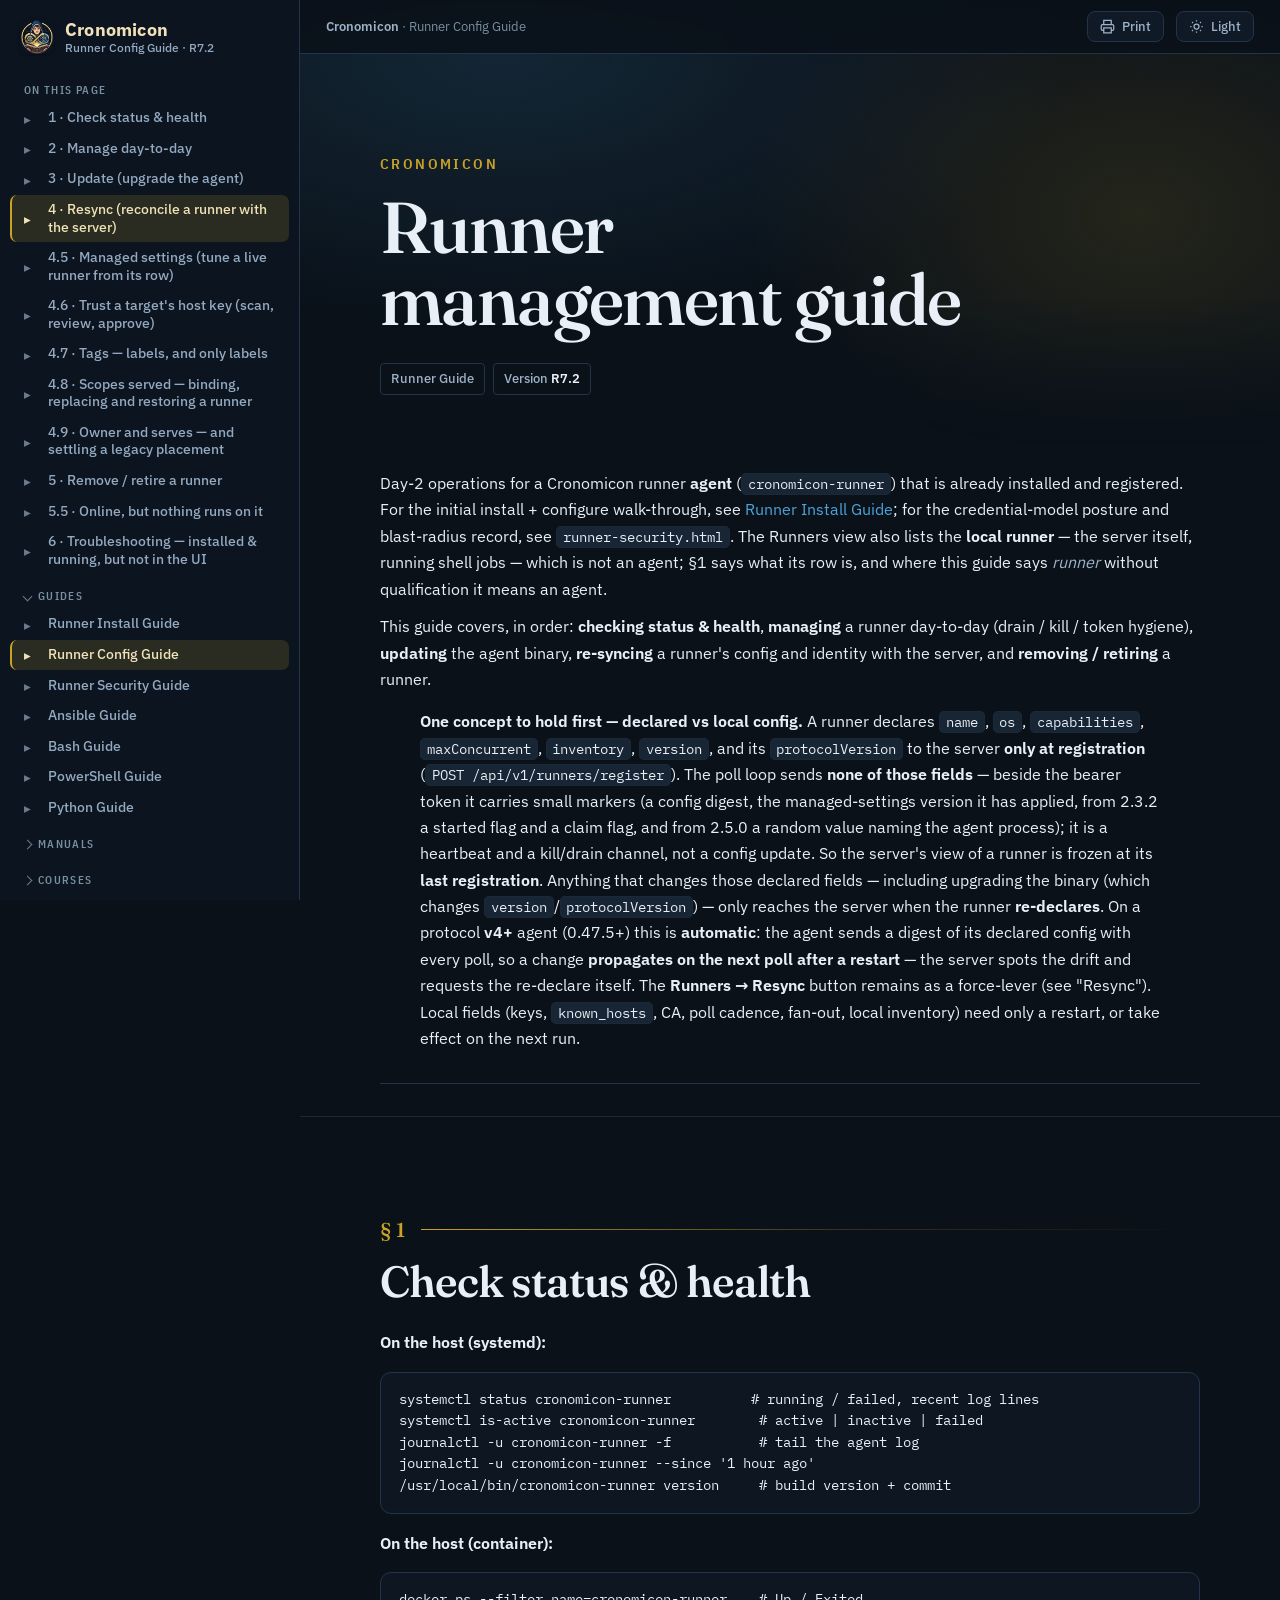
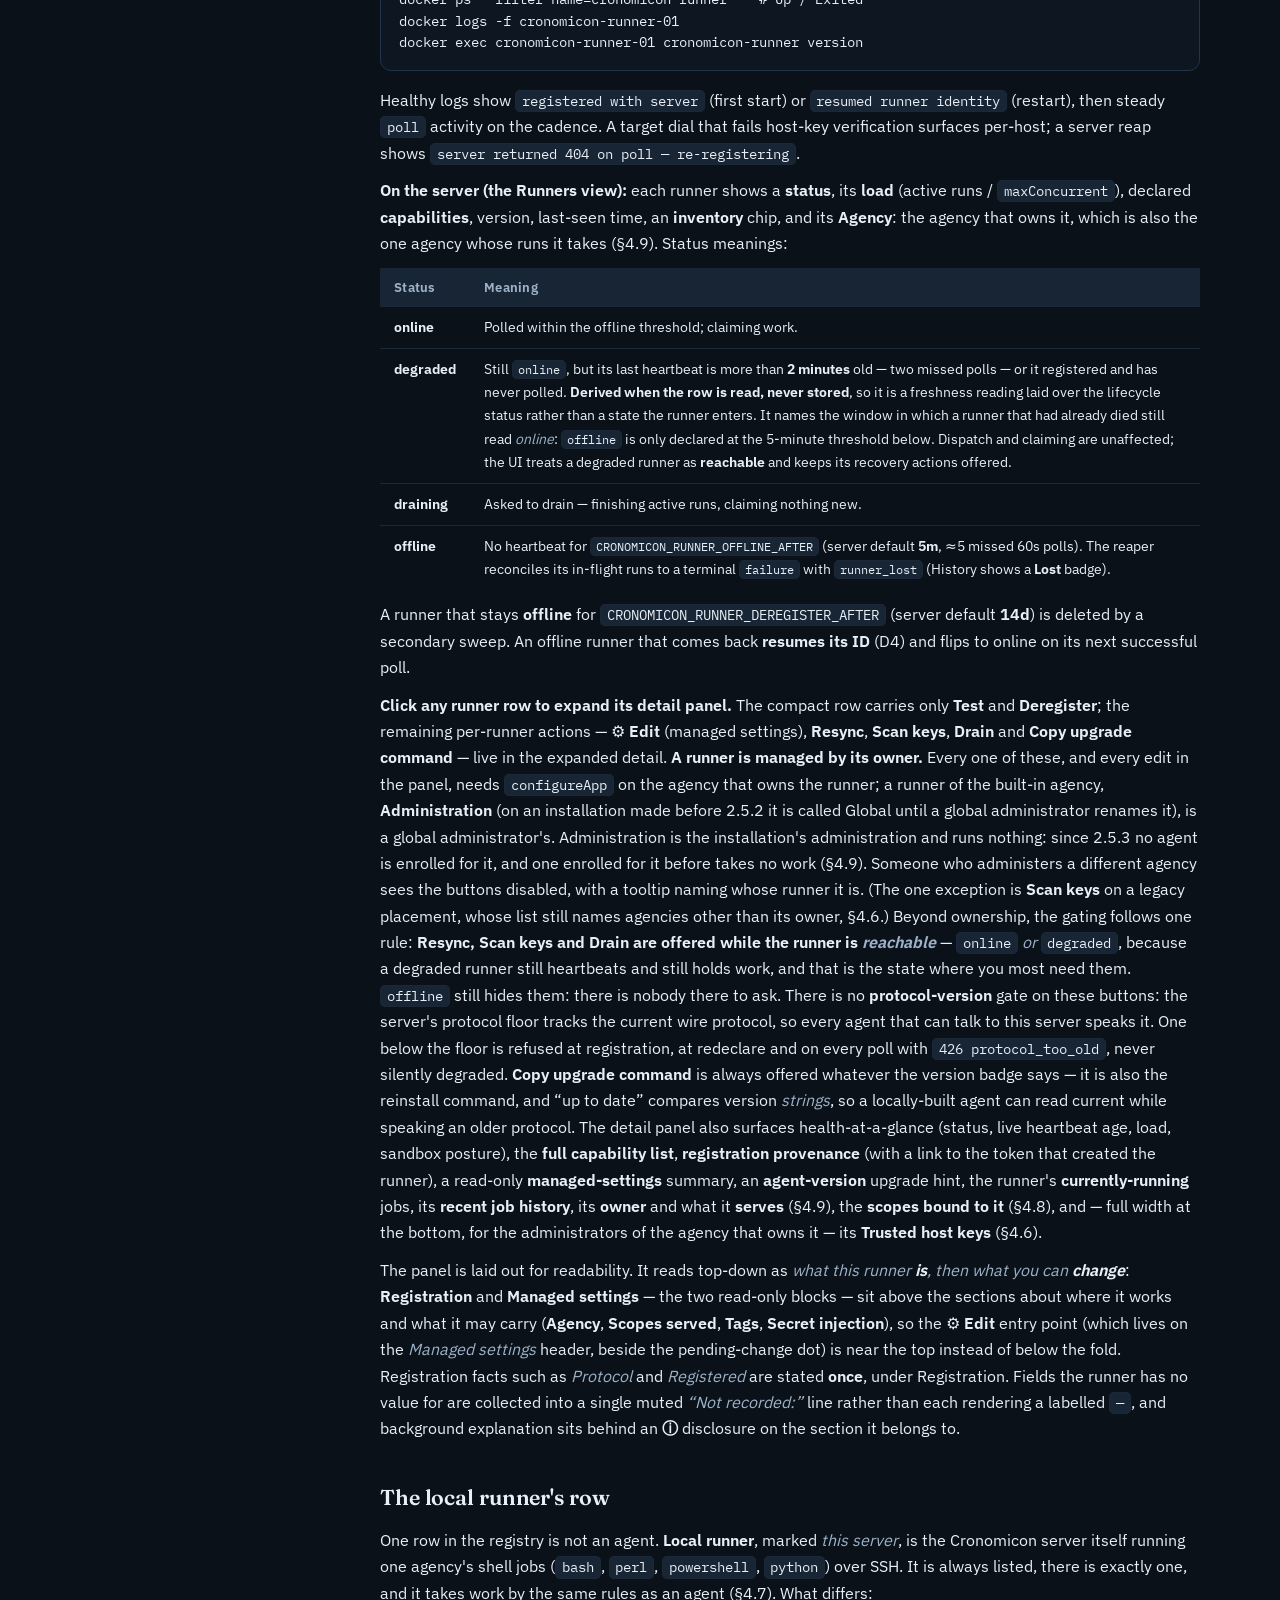
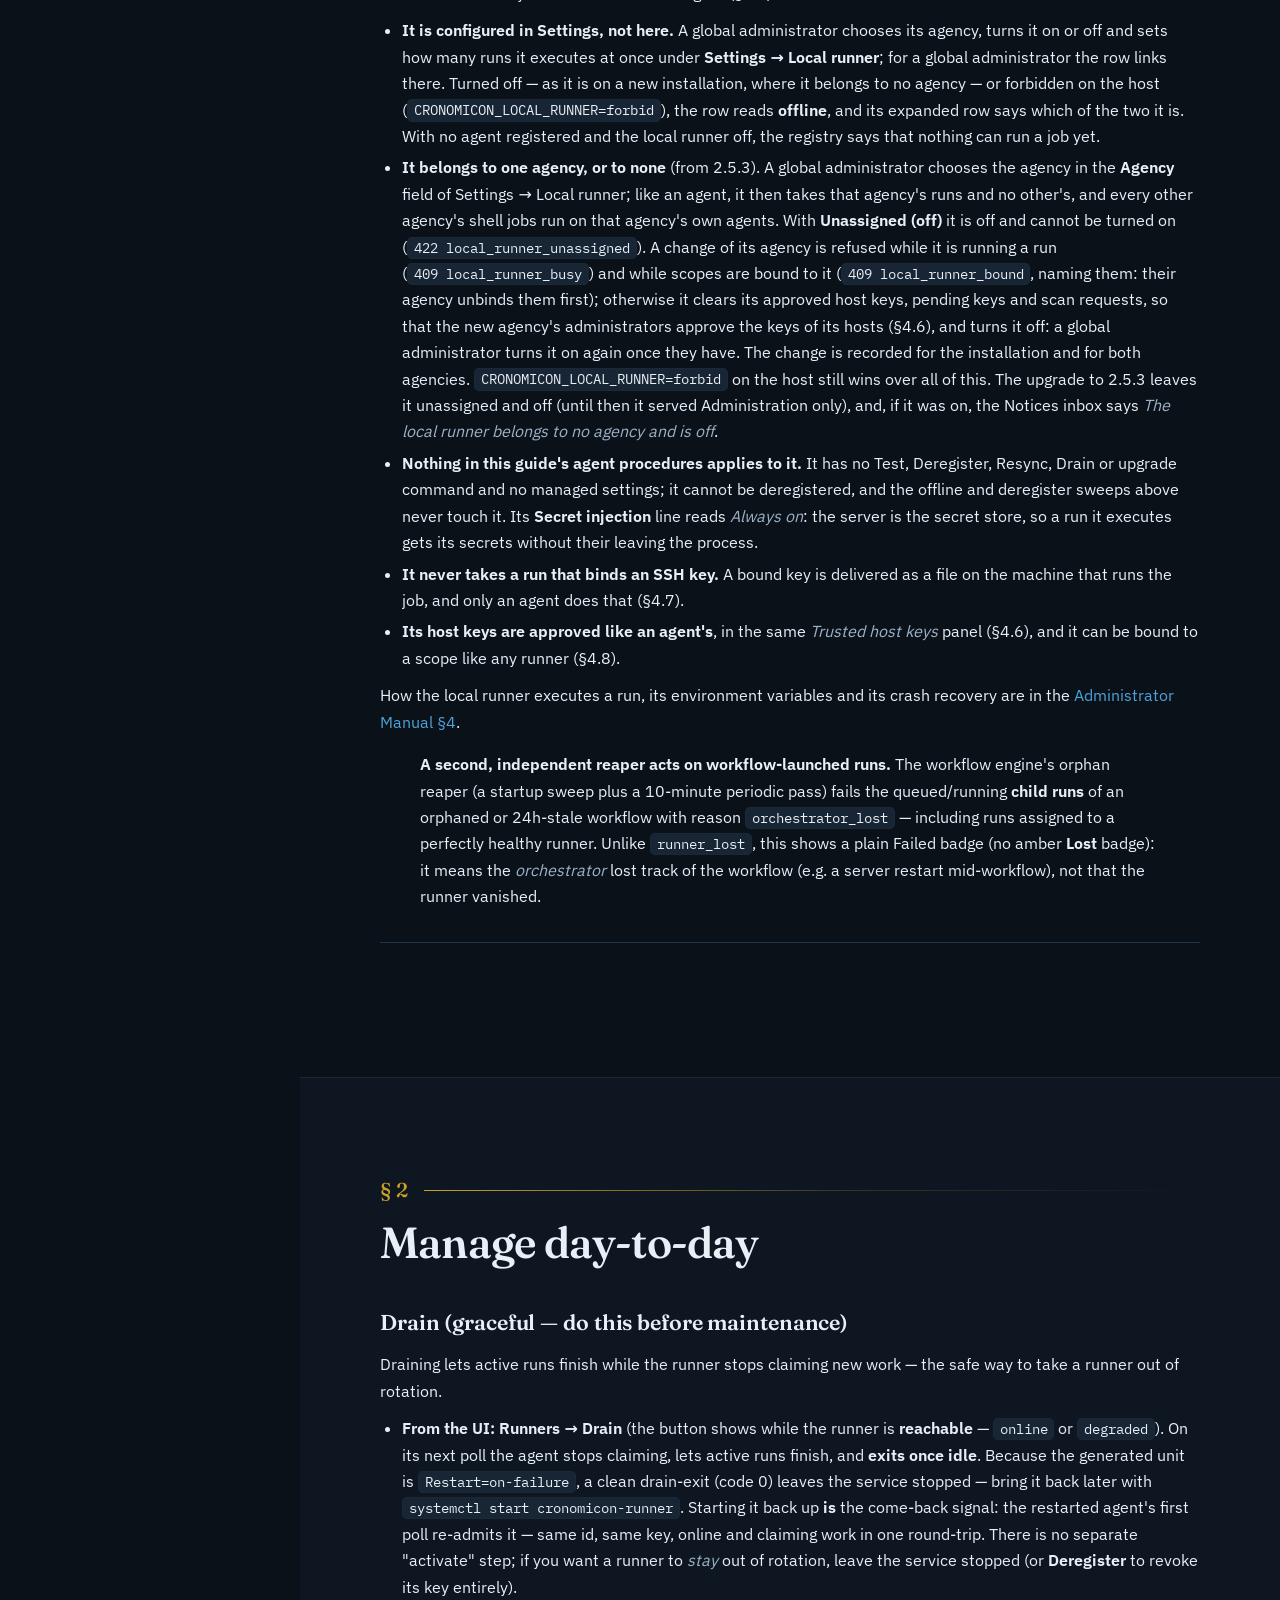
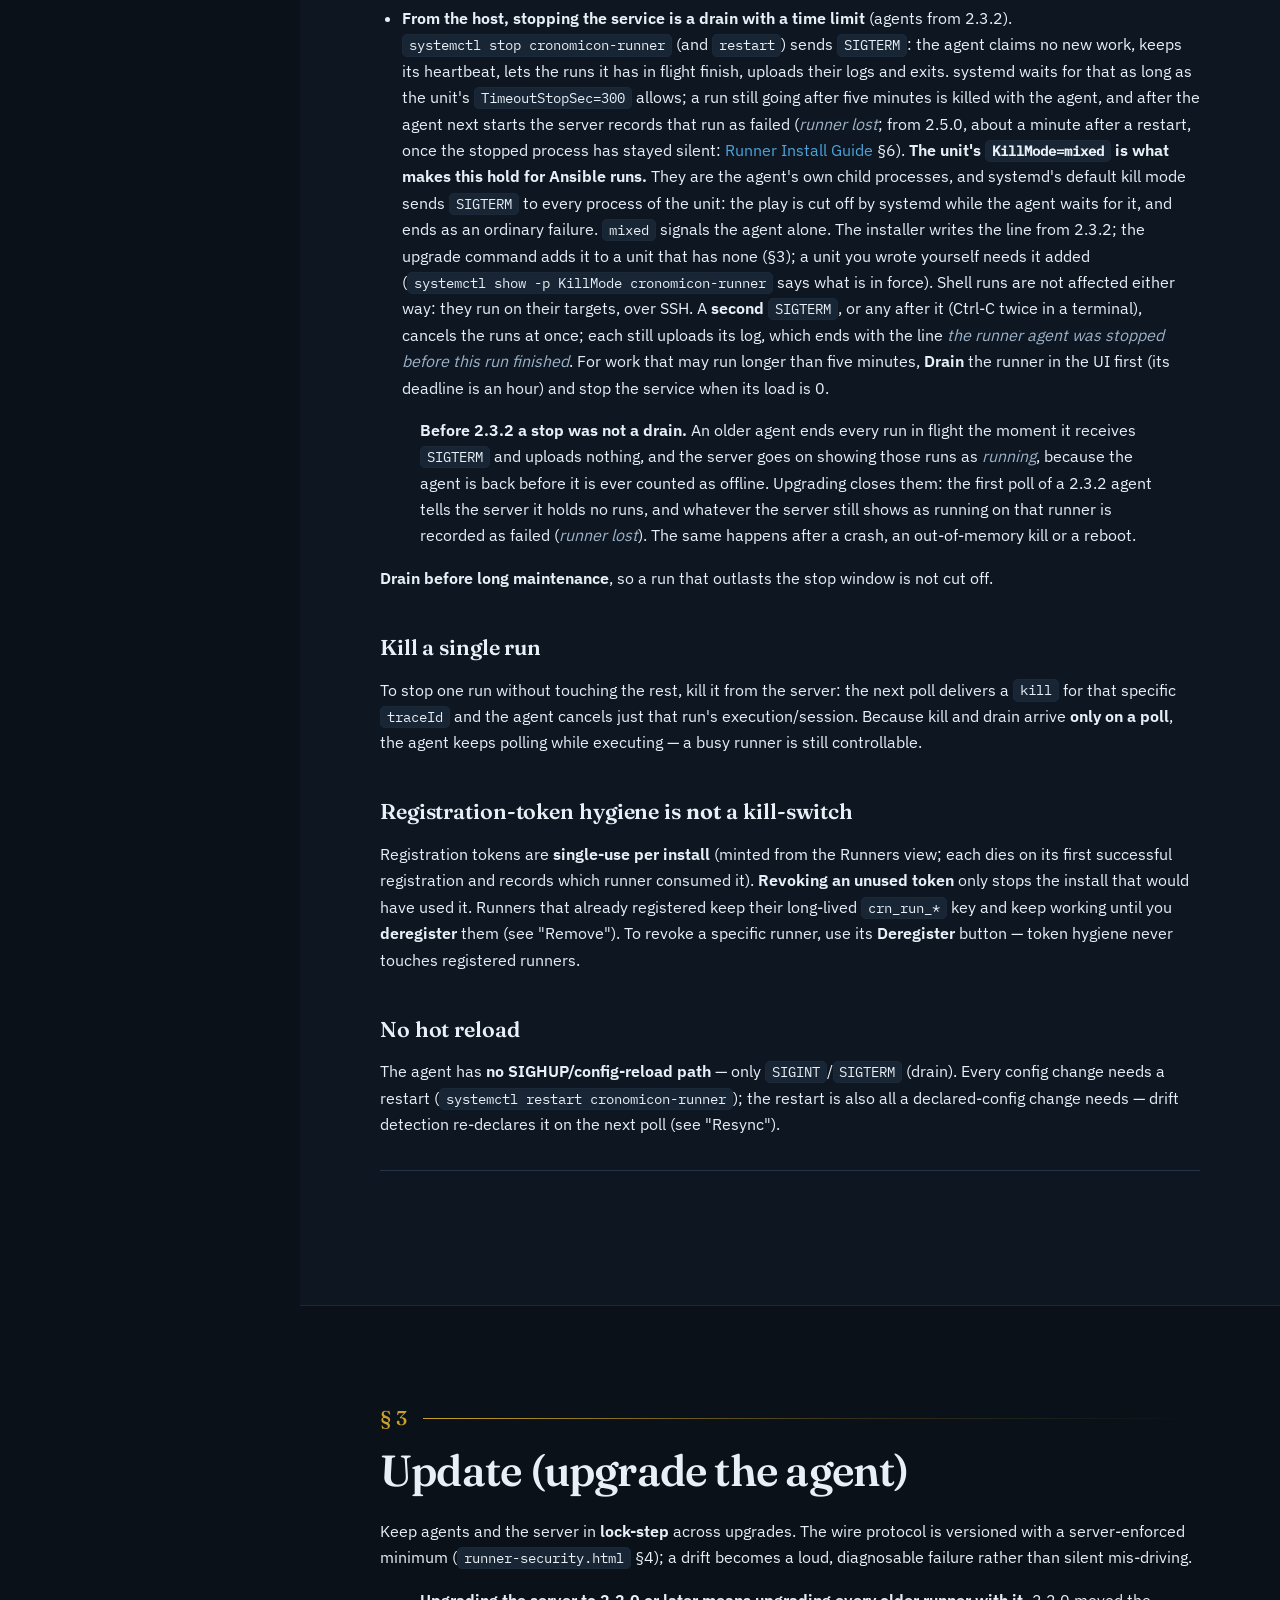
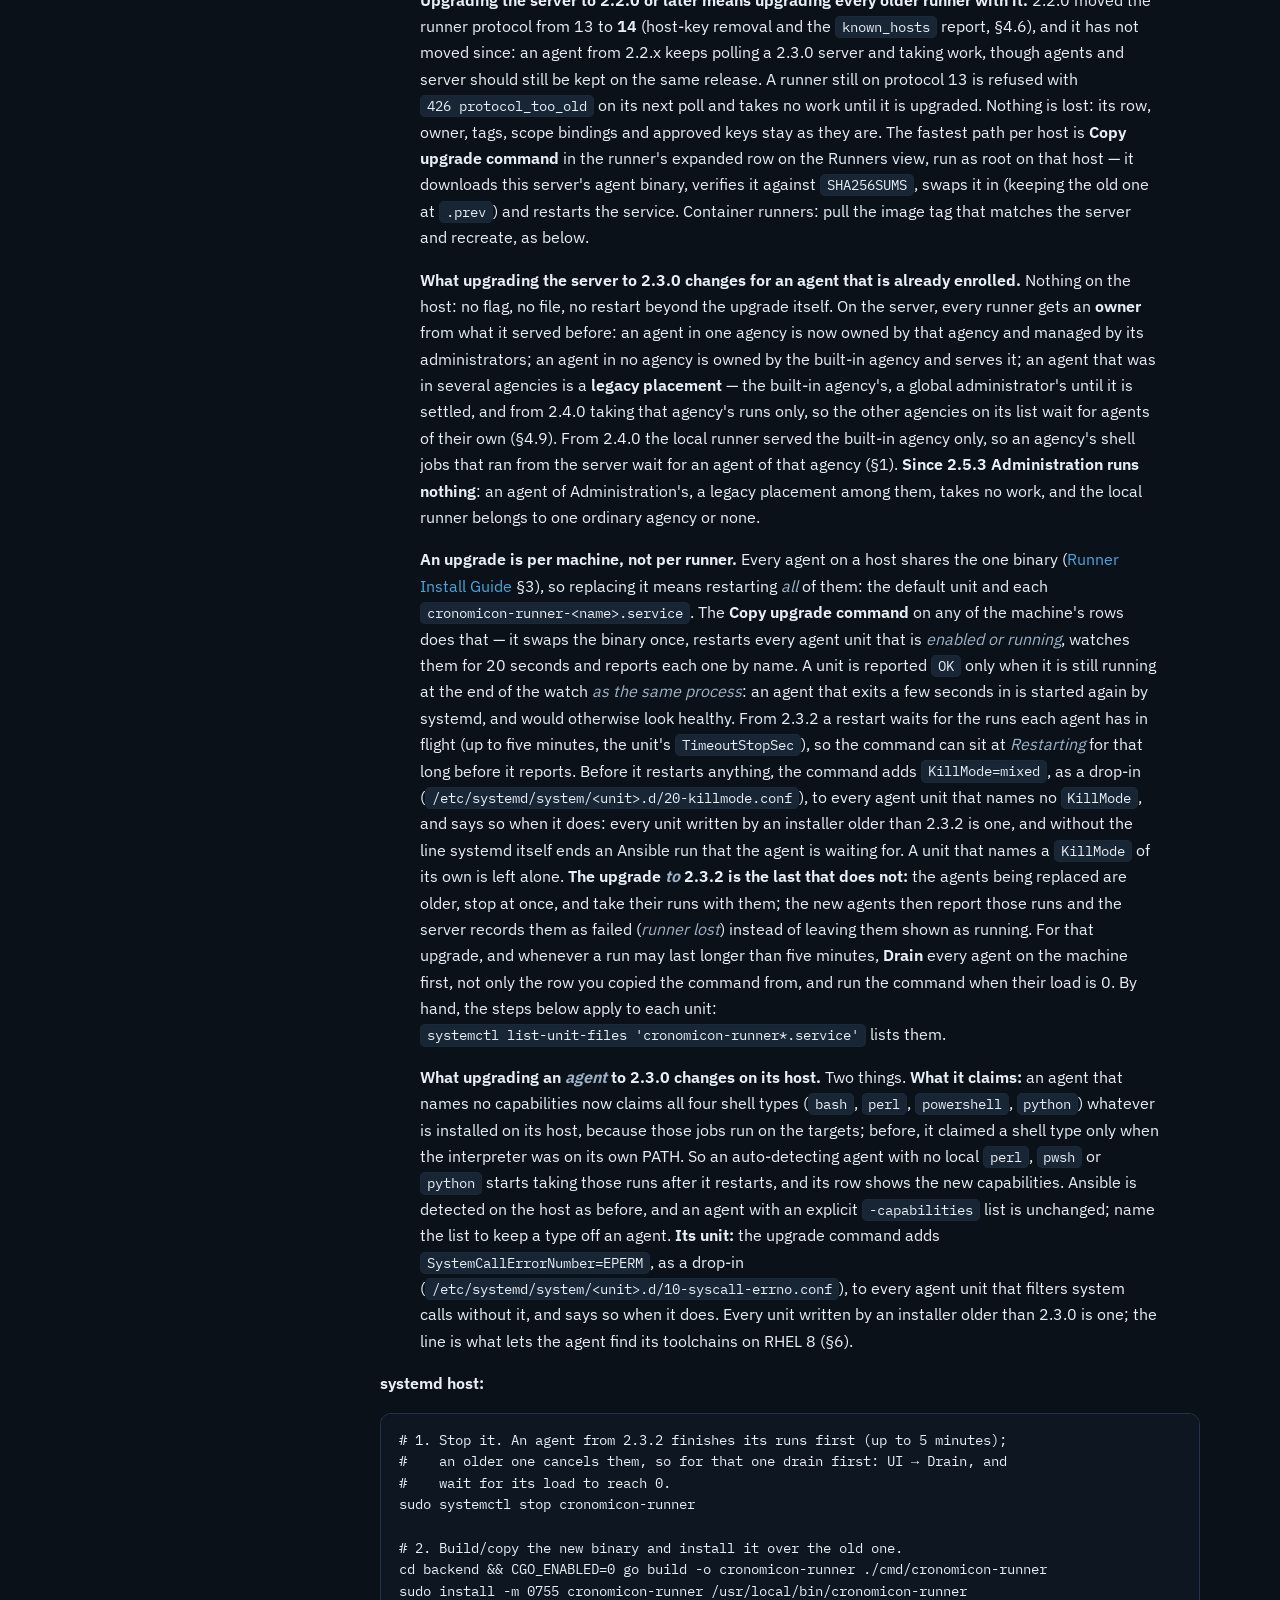
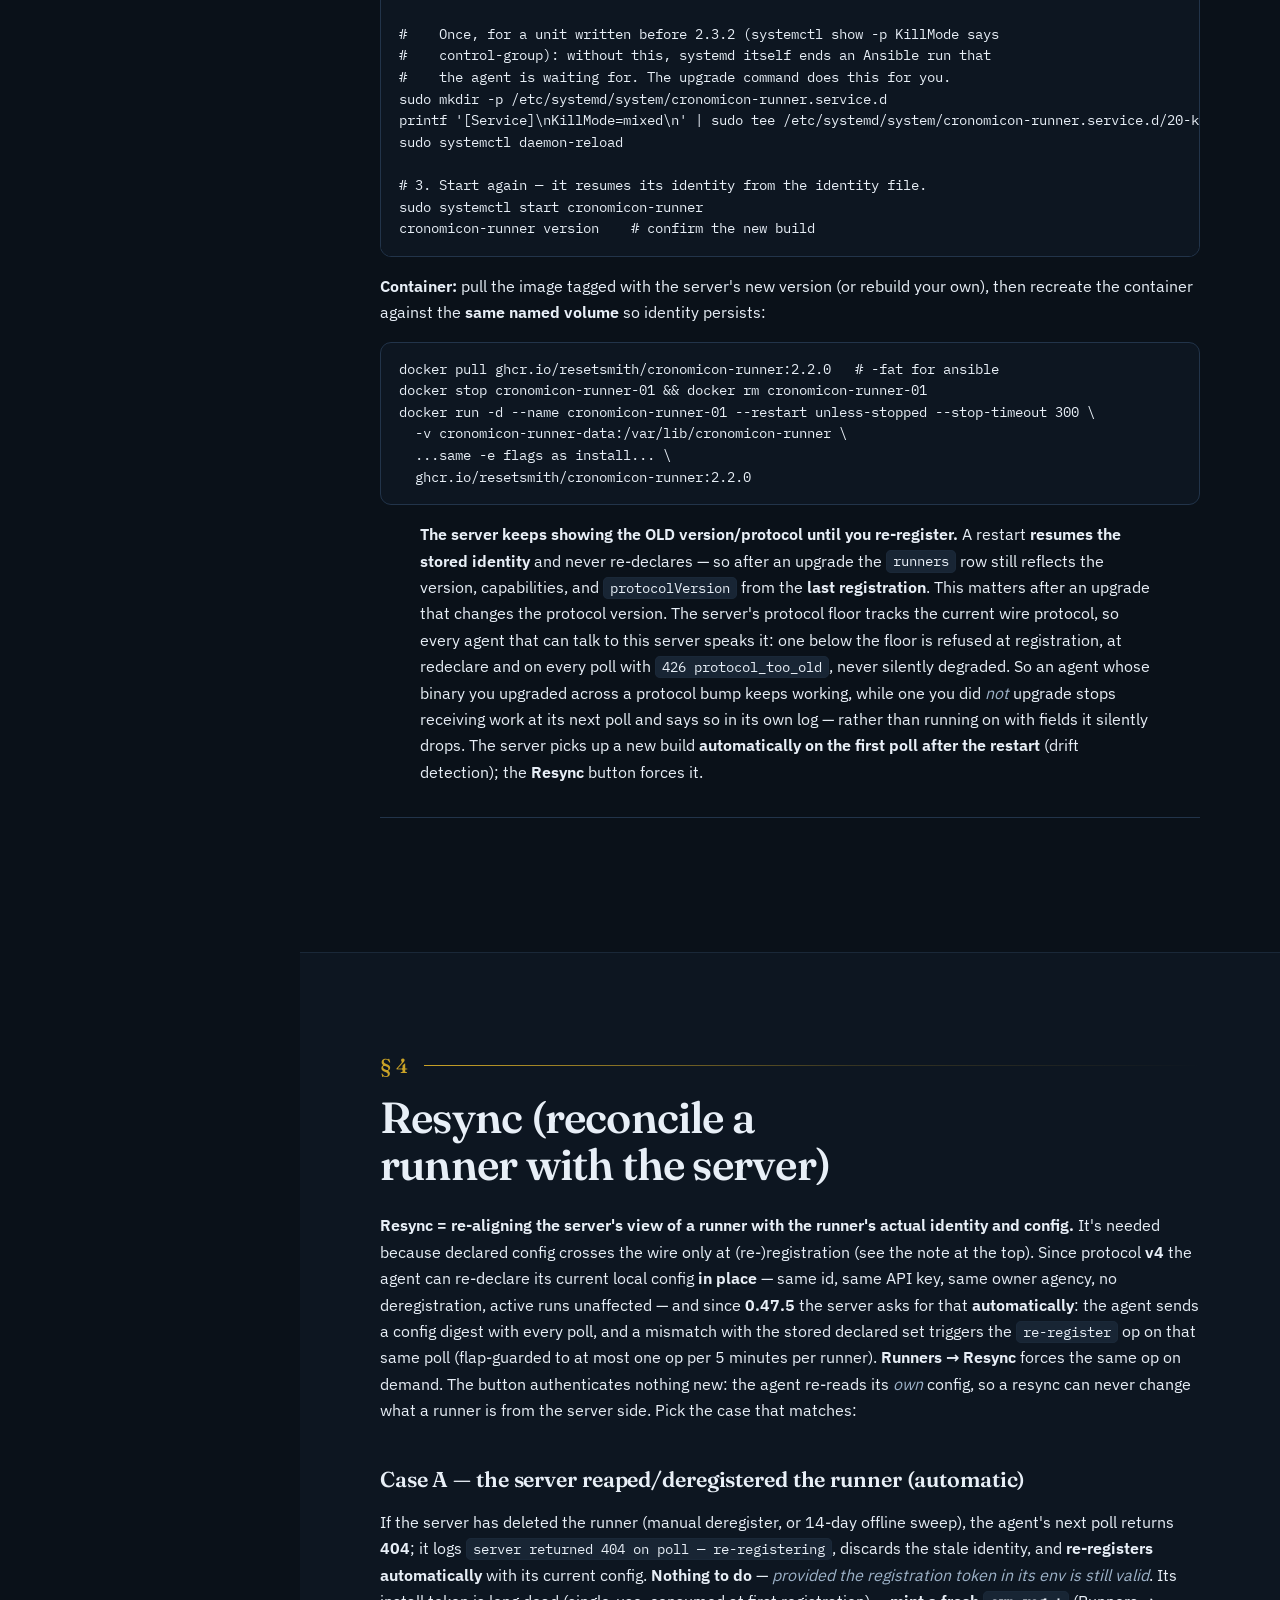
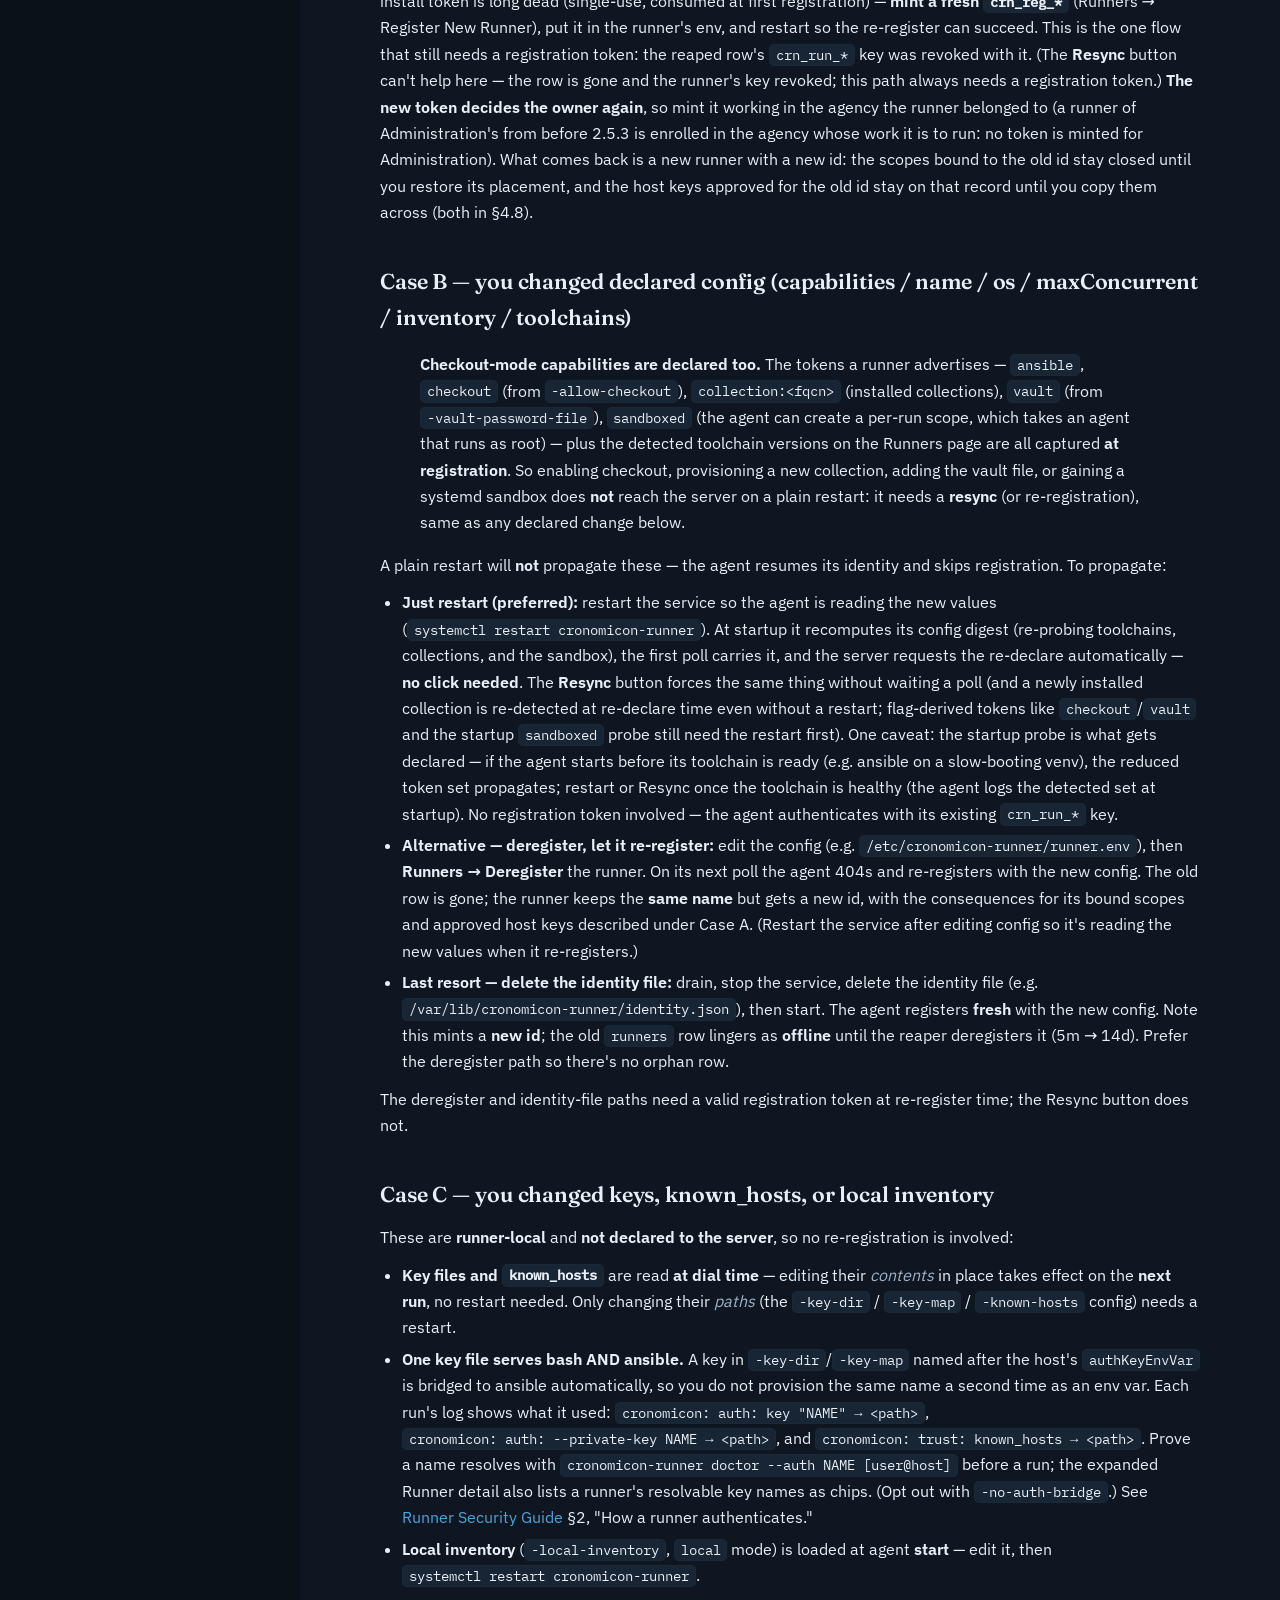
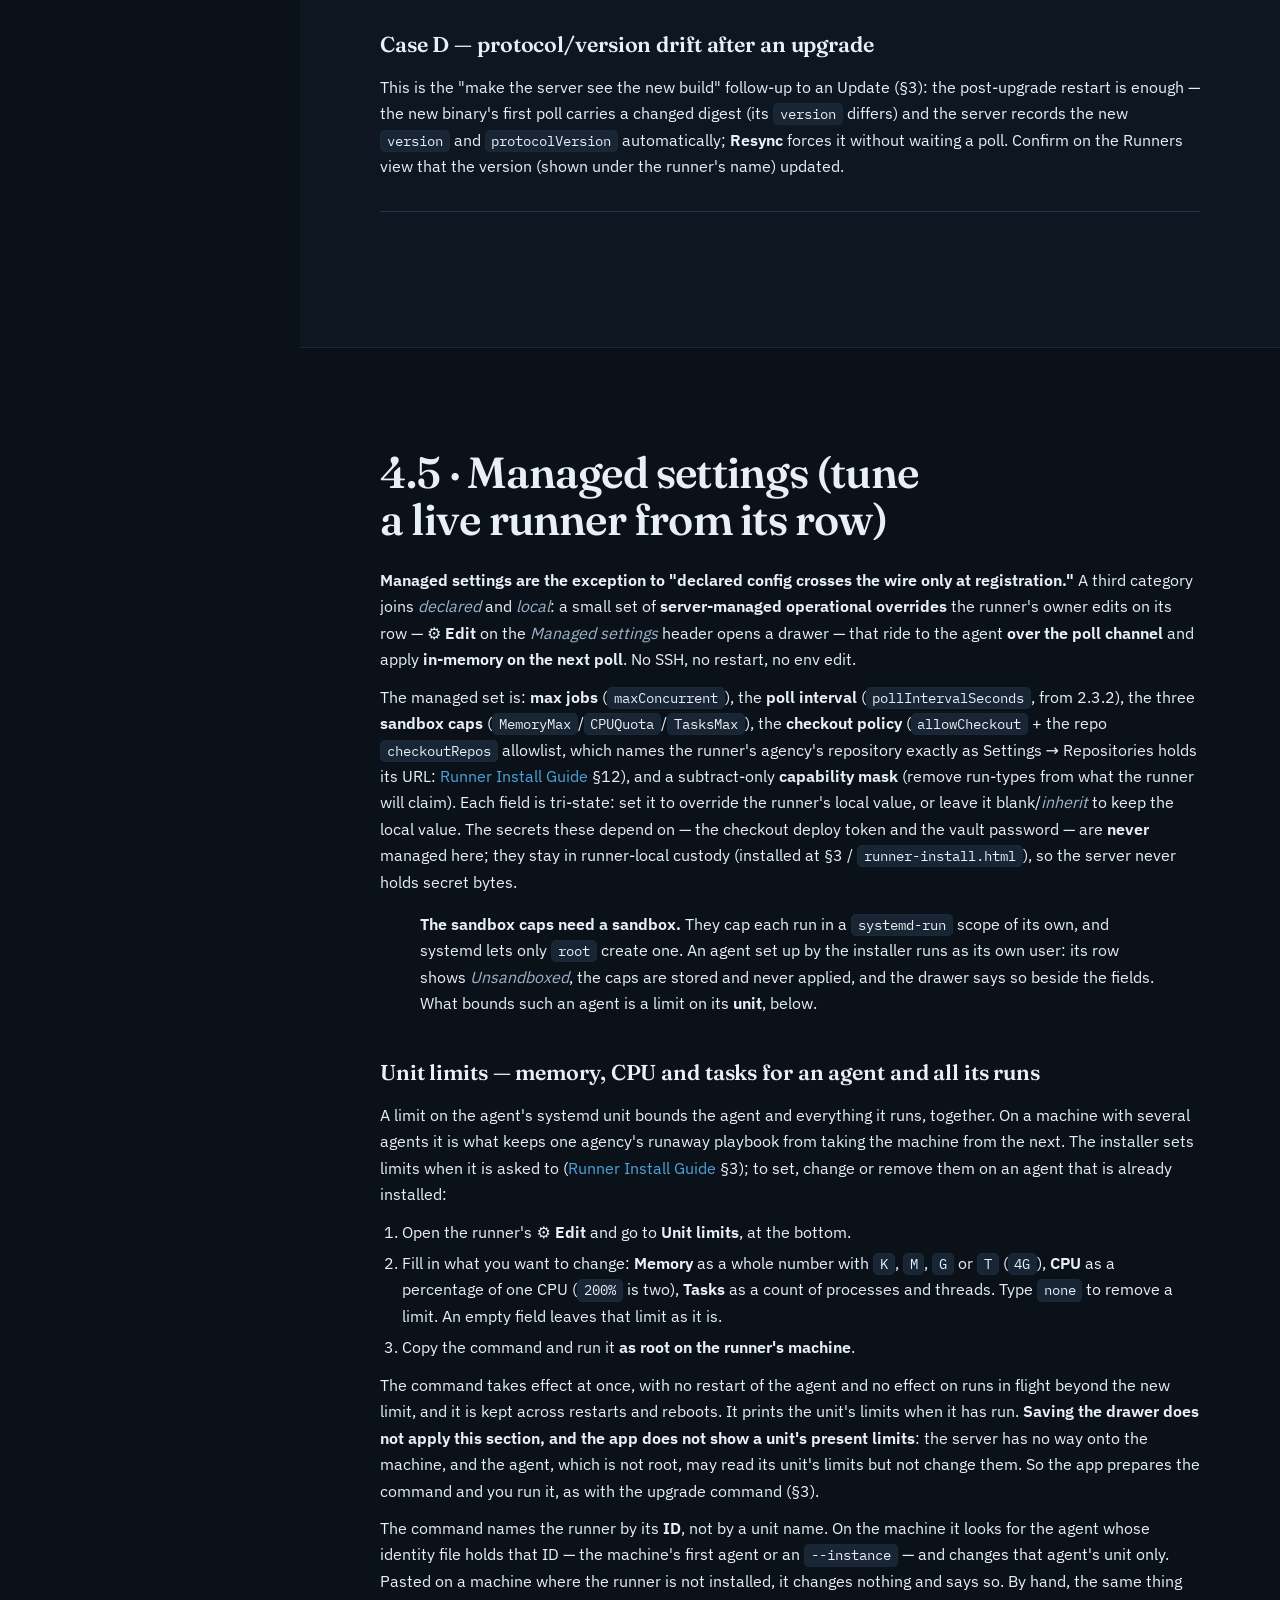
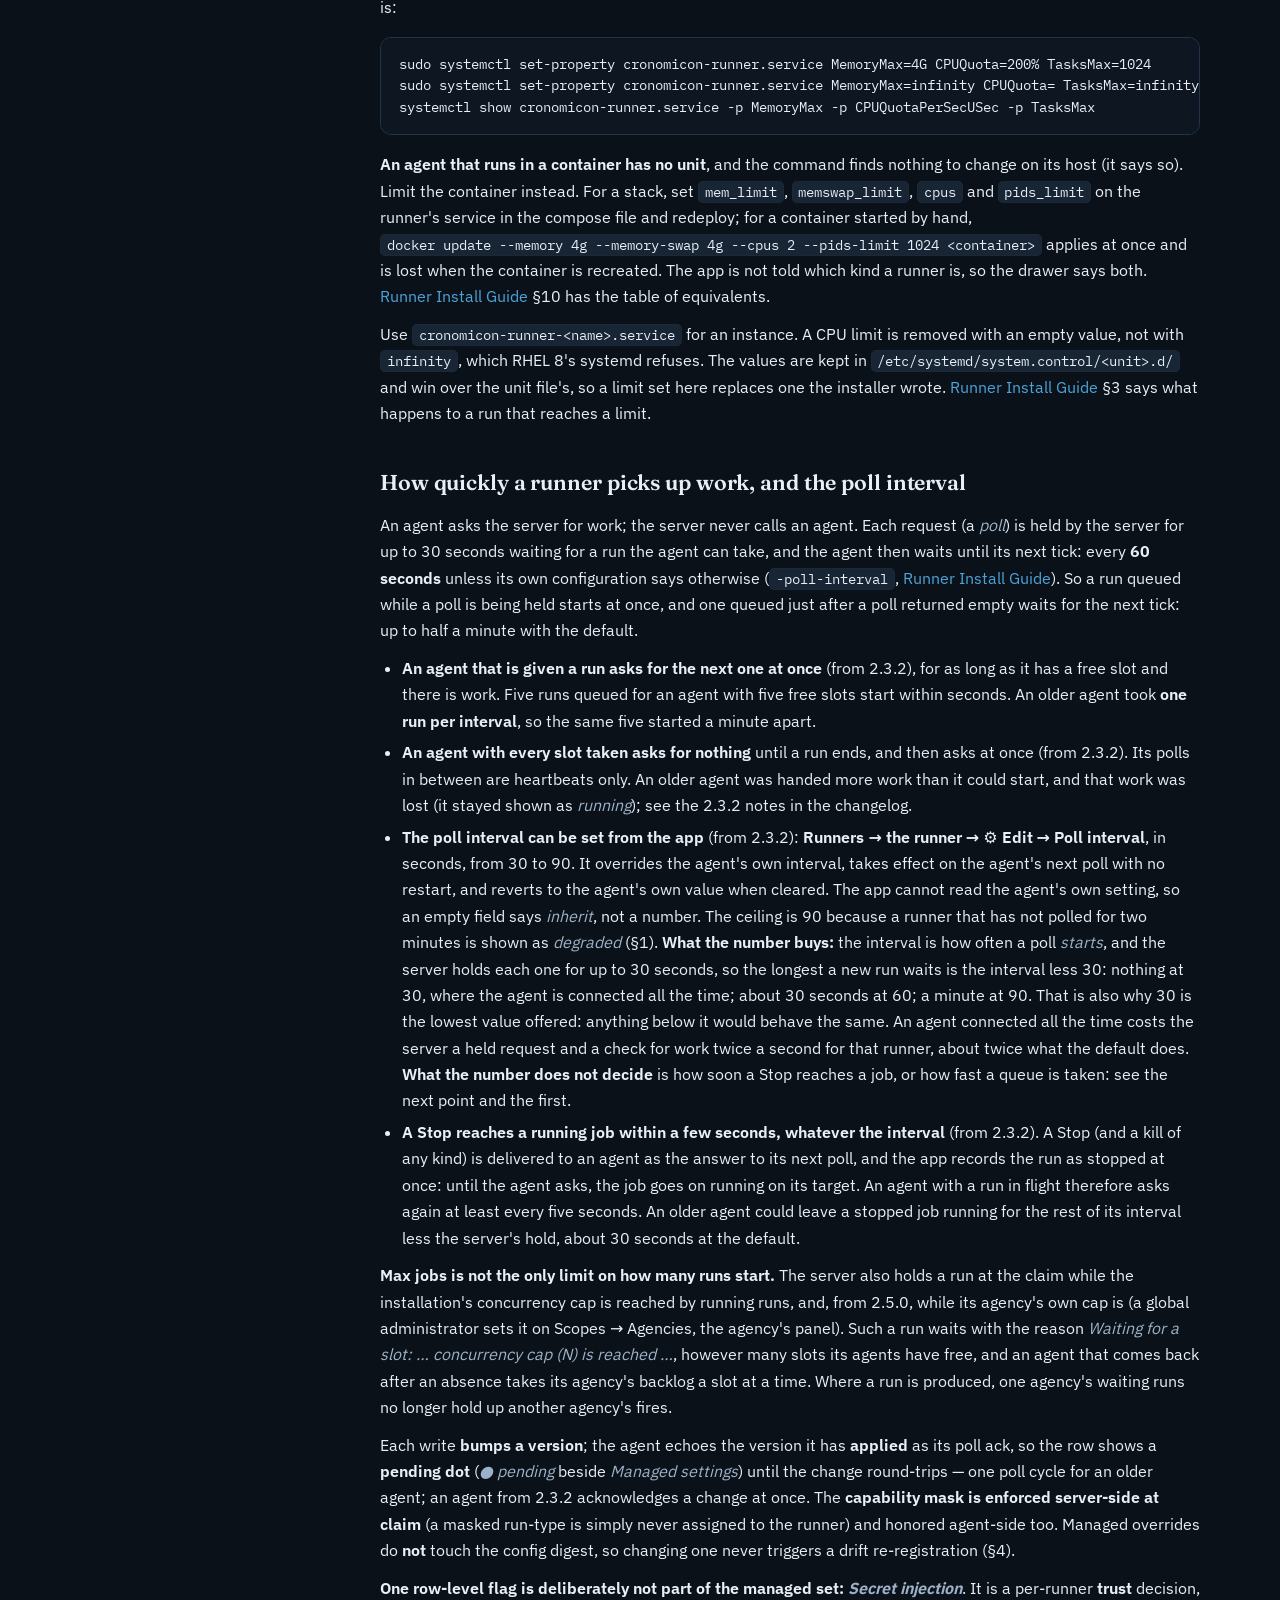
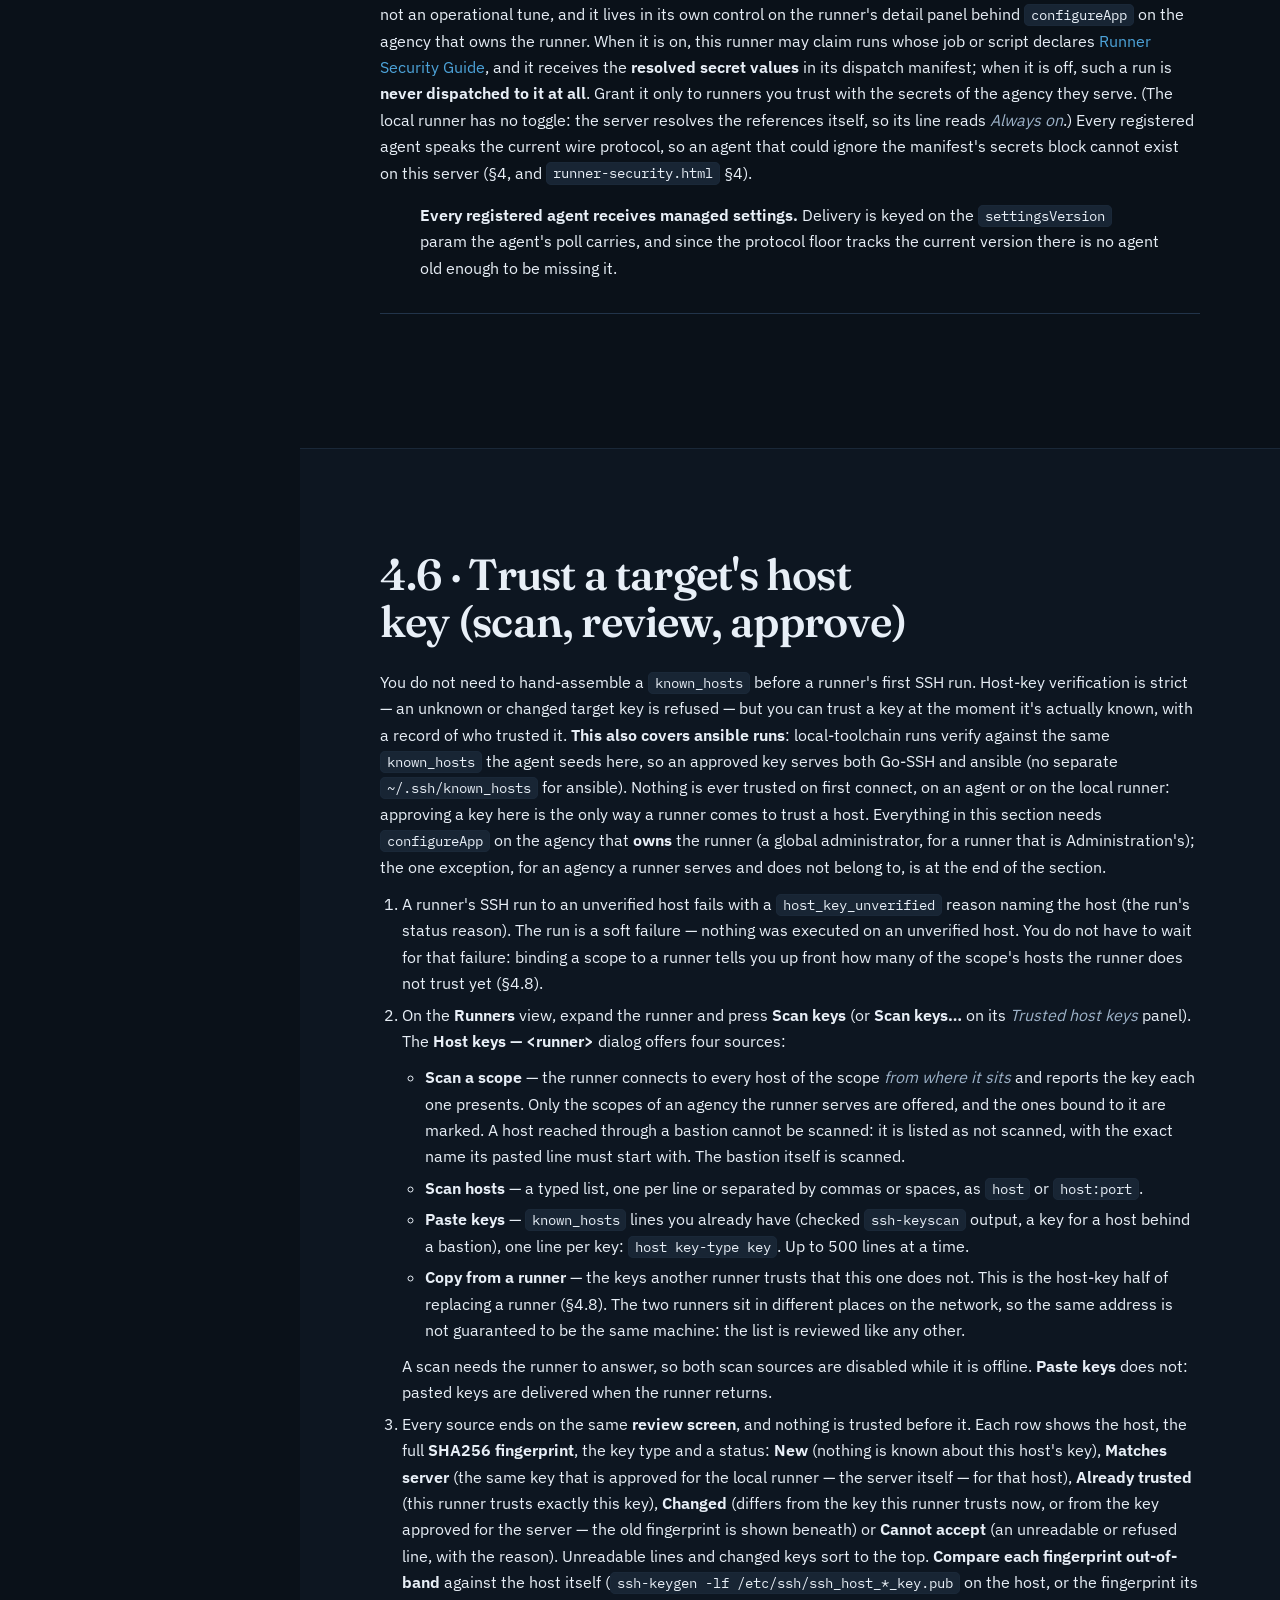
<file: docs/runner-manage.html>
<!doctype html>
<html lang="en" data-theme="dark">
<head>
<meta charset="utf-8">
<meta name="viewport" content="width=device-width, initial-scale=1">
<title>Cronomicon — Runner management guide</title>
<style>
        /* Fonts are SELF-HOSTED (VU-1), and they are declared HERE rather than via a
 <link> in this <head> for a second reason: vite-manuals-plugin.js injects this
 <style> verbatim into the wrapped runner guides, whose generated <head> has no
 room for link elements. Everything the guides need must live in this block.
 administrator-manual.html carries a byte-identical copy of this <style>, so
 the two books and the guides read as one set (documentation-palette.test.ts
 fails if they drift).

 Why self-hosted: these documents are served by the Cronomicon binary to operators
 on networks that may have no egress to fonts.googleapis.com, and a blocked
 stylesheet silently drops the whole manual to system-ui with no error — the
 same defect frontend/index.html guards against. Faces copied from
 index.html unchanged (Google's own latin / latin-ext subsets); only the origin
 differs. The paths are RELATIVE (fonts/*), never /fonts/*: the manuals and the
 wrapped guides sit beside fonts/ wherever they are served (the app root, where
 Vite copies public/ into backend/web/dist; cronomicon.io/docs/; the release docs
 zip; a checkout opened from disk), and only a relative path resolves in all four.

 Families track theme.ts so the manuals and the product read as one thing: IBM
 Plex Sans for body, Plex Sans Condensed for uppercase structural type, Plex
 Mono for code. No other families are loaded. Fraunces stays on the
 hero and headings only — the manuals are a brand surface; do not spread it.

 Plex Sans and Fraunces are single variable files spanning 400-700; Condensed
 and Mono are static per weight. An unreferenced face is never fetched. */
        @font-face {
            font-family: 'IBM Plex Sans';
            font-style: normal;
            font-weight: 400 700;
            font-display: swap;
            src: url('fonts/plex-sans-400-700-latin-ext.woff2') format('woff2');
            unicode-range: U+0100-02BA, U+02BD-02C5, U+02C7-02CC, U+02CE-02D7, U+02DD-02FF, U+0304, U+0308, U+0329, U+1D00-1DBF, U+1E00-1E9F, U+1EF2-1EFF, U+2020, U+20A0-20AB, U+20AD-20C0, U+2113, U+2C60-2C7F, U+A720-A7FF
        }

        @font-face {
            font-family: 'IBM Plex Sans';
            font-style: normal;
            font-weight: 400 700;
            font-display: swap;
            src: url('fonts/plex-sans-400-700-latin.woff2') format('woff2');
            unicode-range: U+0000-00FF, U+0131, U+0152-0153, U+02BB-02BC, U+02C6, U+02DA, U+02DC, U+0304, U+0308, U+0329, U+2000-206F, U+20AC, U+2122, U+2191, U+2193, U+2212, U+2215, U+FEFF, U+FFFD
        }

        @font-face {
            font-family: 'IBM Plex Sans Condensed';
            font-style: normal;
            font-weight: 500;
            font-display: swap;
            src: url('fonts/plex-sans-condensed-500-latin-ext.woff2') format('woff2');
            unicode-range: U+0100-02BA, U+02BD-02C5, U+02C7-02CC, U+02CE-02D7, U+02DD-02FF, U+0304, U+0308, U+0329, U+1D00-1DBF, U+1E00-1E9F, U+1EF2-1EFF, U+2020, U+20A0-20AB, U+20AD-20C0, U+2113, U+2C60-2C7F, U+A720-A7FF
        }

        @font-face {
            font-family: 'IBM Plex Sans Condensed';
            font-style: normal;
            font-weight: 500;
            font-display: swap;
            src: url('fonts/plex-sans-condensed-500-latin.woff2') format('woff2');
            unicode-range: U+0000-00FF, U+0131, U+0152-0153, U+02BB-02BC, U+02C6, U+02DA, U+02DC, U+0304, U+0308, U+0329, U+2000-206F, U+20AC, U+2122, U+2191, U+2193, U+2212, U+2215, U+FEFF, U+FFFD
        }

        @font-face {
            font-family: 'IBM Plex Sans Condensed';
            font-style: normal;
            font-weight: 600;
            font-display: swap;
            src: url('fonts/plex-sans-condensed-600-latin-ext.woff2') format('woff2');
            unicode-range: U+0100-02BA, U+02BD-02C5, U+02C7-02CC, U+02CE-02D7, U+02DD-02FF, U+0304, U+0308, U+0329, U+1D00-1DBF, U+1E00-1E9F, U+1EF2-1EFF, U+2020, U+20A0-20AB, U+20AD-20C0, U+2113, U+2C60-2C7F, U+A720-A7FF
        }

        @font-face {
            font-family: 'IBM Plex Sans Condensed';
            font-style: normal;
            font-weight: 600;
            font-display: swap;
            src: url('fonts/plex-sans-condensed-600-latin.woff2') format('woff2');
            unicode-range: U+0000-00FF, U+0131, U+0152-0153, U+02BB-02BC, U+02C6, U+02DA, U+02DC, U+0304, U+0308, U+0329, U+2000-206F, U+20AC, U+2122, U+2191, U+2193, U+2212, U+2215, U+FEFF, U+FFFD
        }

        @font-face {
            font-family: 'IBM Plex Mono';
            font-style: normal;
            font-weight: 400;
            font-display: swap;
            src: url('fonts/plex-mono-400-latin-ext.woff2') format('woff2');
            unicode-range: U+0100-02BA, U+02BD-02C5, U+02C7-02CC, U+02CE-02D7, U+02DD-02FF, U+0304, U+0308, U+0329, U+1D00-1DBF, U+1E00-1E9F, U+1EF2-1EFF, U+2020, U+20A0-20AB, U+20AD-20C0, U+2113, U+2C60-2C7F, U+A720-A7FF
        }

        @font-face {
            font-family: 'IBM Plex Mono';
            font-style: normal;
            font-weight: 400;
            font-display: swap;
            src: url('fonts/plex-mono-400-latin.woff2') format('woff2');
            unicode-range: U+0000-00FF, U+0131, U+0152-0153, U+02BB-02BC, U+02C6, U+02DA, U+02DC, U+0304, U+0308, U+0329, U+2000-206F, U+20AC, U+2122, U+2191, U+2193, U+2212, U+2215, U+FEFF, U+FFFD
        }

        @font-face {
            font-family: 'IBM Plex Mono';
            font-style: normal;
            font-weight: 500;
            font-display: swap;
            src: url('fonts/plex-mono-500-latin-ext.woff2') format('woff2');
            unicode-range: U+0100-02BA, U+02BD-02C5, U+02C7-02CC, U+02CE-02D7, U+02DD-02FF, U+0304, U+0308, U+0329, U+1D00-1DBF, U+1E00-1E9F, U+1EF2-1EFF, U+2020, U+20A0-20AB, U+20AD-20C0, U+2113, U+2C60-2C7F, U+A720-A7FF
        }

        @font-face {
            font-family: 'IBM Plex Mono';
            font-style: normal;
            font-weight: 500;
            font-display: swap;
            src: url('fonts/plex-mono-500-latin.woff2') format('woff2');
            unicode-range: U+0000-00FF, U+0131, U+0152-0153, U+02BB-02BC, U+02C6, U+02DA, U+02DC, U+0304, U+0308, U+0329, U+2000-206F, U+20AC, U+2122, U+2191, U+2193, U+2212, U+2215, U+FEFF, U+FFFD
        }

        @font-face {
            font-family: 'Fraunces';
            font-style: normal;
            font-weight: 400 700;
            font-display: swap;
            src: url('fonts/fraunces-400-700-latin-ext.woff2') format('woff2');
            unicode-range: U+0100-02BA, U+02BD-02C5, U+02C7-02CC, U+02CE-02D7, U+02DD-02FF, U+0304, U+0308, U+0329, U+1D00-1DBF, U+1E00-1E9F, U+1EF2-1EFF, U+2020, U+20A0-20AB, U+20AD-20C0, U+2113, U+2C60-2C7F, U+A720-A7FF
        }

        @font-face {
            font-family: 'Fraunces';
            font-style: normal;
            font-weight: 400 700;
            font-display: swap;
            src: url('fonts/fraunces-400-700-latin.woff2') format('woff2');
            unicode-range: U+0000-00FF, U+0131, U+0152-0153, U+02BB-02BC, U+02C6, U+02DA, U+02DC, U+0304, U+0308, U+0329, U+2000-206F, U+20AC, U+2122, U+2191, U+2193, U+2212, U+2215, U+FEFF, U+FFFD
        }

        /* ============================================================
 Cronomicon Manual — palette ported 1:1 from the product
 (frontend/src/theme.ts). Dark is the product default.

 VU-18: these are hand-copied hex literals, so they silently rot
 the next time theme.ts moves. frontend/src/documentation-palette.test.ts
 fails if any hex in this file (or the wrapped runner-guide
 fragments, which reuse this <style> verbatim) is absent from
 theme.ts. When the product palette changes, re-map by ROLE — a
 doc's page background takes the new `bg`, its cards `panel`, its
 links `primary`, its warning callouts `warning` — never by
 eyeballing which new hex looks closest to the old one.

 Two role assignments are easy to get backwards:
 `warning` is a distinct ORANGE, not the brand gold (sharing the gold
 with `accent` would make a warn badge and an in-flight badge
 indistinguishable), and `accent` gold is the BRAND — the hero
 spine, the h2 rule, the active TOC item.
 ============================================================ */
        :root {
            /* Stacks copied from theme.ts (`sans` / `sansCond` / `mono` / `display`) so a
 fallback here matches a fallback there. --sansCond is the uppercase
 structural face — eyebrows, nav group labels, code-block captions. */
            --sans: 'IBM Plex Sans', system-ui, sans-serif;
            --sansCond: 'IBM Plex Sans Condensed', 'IBM Plex Sans', system-ui, sans-serif;
            --mono: 'IBM Plex Mono', ui-monospace, monospace;
            --display: 'Fraunces', Georgia, serif;
            --maxw: 880px;
            --nav-w: 300px;
            --band-pad: clamp(64px, 8vw, 112px);
            --gold-rule: linear-gradient(90deg, var(--accent), color-mix(in srgb, var(--accent) 22%, transparent) 55%, transparent);
        }

        html[data-theme="dark"] {
            --bg: #0a1119;
            --panel: #101a26;
            --panel2: #182534;
            --panelHover: #182534;
            --panelInput: #0d1621;
            --border: #22344a;
            --borderLight: #1a2838;
            --borderStrong: #566c86;
            --text: #e8eff7;
            --textSec: #9db2c8;
            --textMuted: #78909f;
            --onSolid: #0a1119;
            --primary: #4da3d9;
            --primaryHover: #6fb8e5;
            --primaryBg: rgba(77, 163, 217, .15);
            --accent: #c9a227;
            --accentBg: rgba(201, 162, 39, .14);
            --success: #45b26b;
            --successBg: rgba(69, 178, 107, .14);
            --danger: #e05a5a;
            --dangerBg: rgba(224, 90, 90, .14);
            --warning: #d98a2b;
            --warningBg: rgba(217, 138, 43, .14);
            --info: #4da3d9;
            --infoBg: rgba(77, 163, 217, .14);
            --sidebar: #0c1420;
            --sidebarHover: #16222f;
            --sidebarText: #93a9bf;
            --sidebarTextActive: #f0e2b8;
            --sidebarActive: rgba(201, 162, 39, .16);
            --shadow: 0 2px 12px rgba(0, 0, 0, .45);
            --shadowSm: 0 1px 4px rgba(0, 0, 0, .3);
            --code: #0d1621;
            --band: #0d1621;
        }

        html[data-theme="light"] {
            --bg: #f4f6fa;
            --panel: #ffffff;
            --panel2: #eef2f7;
            --panelHover: #eef2f7;
            --panelInput: #ffffff;
            --border: #d5dde8;
            --borderLight: #e6ebf2;
            --borderStrong: #828fa0;
            --text: #131e2b;
            --textSec: #46596e;
            --textMuted: #596c80;
            --onSolid: #ffffff;
            --primary: #15709f;
            --primaryHover: #0f5c85;
            --primaryBg: rgba(21, 112, 159, .10);
            --accent: #7c6311;
            --accentBg: rgba(124, 99, 17, .12);
            --success: #1e7f45;
            --successBg: rgba(30, 127, 69, .10);
            --danger: #c0342f;
            --dangerBg: rgba(192, 52, 47, .10);
            --warning: #9c5f11;
            --warningBg: rgba(156, 95, 17, .12);
            --info: #15709f;
            --infoBg: rgba(21, 112, 159, .10);
            --sidebar: #ffffff;
            --sidebarHover: #eef2f7;
            --sidebarText: #46596e;
            --sidebarTextActive: #131e2b;
            --sidebarActive: rgba(124, 99, 17, .13);
            --shadow: 0 2px 12px rgba(15, 30, 50, .08);
            --shadowSm: 0 1px 4px rgba(15, 30, 50, .05);
            --code: #eef2f7;
            --band: #ffffff;
        }

        * {
            box-sizing: border-box
        }

        html {
            scroll-behavior: smooth
        }

        body {
            margin: 0;
            background: var(--bg);
            color: var(--text);
            font-family: var(--sans);
            font-size: 16px;
            line-height: 1.65;
            -webkit-font-smoothing: antialiased;
            display: flex;
            min-height: 100vh;
        }

        a {
            color: var(--primary);
            text-decoration: none
        }

        a:hover {
            color: var(--primaryHover);
            text-decoration: underline
        }

        code,
        kbd,
        pre {
            font-family: var(--mono)
        }

        /* ---------- Sidebar ----------
 Every colour in this block reads a token, never a hardcoded dark
 literal: light mode has a true light rail (VU-9), so a hardcoded
 pale-slate link would be near-invisible on white. Tokens also keep the
 VU-18 drift guard honest — nothing here to re-map by hand next time. */
        #sidebar {
            width: var(--nav-w);
            flex: 0 0 var(--nav-w);
            background: var(--sidebar);
            position: sticky;
            top: 0;
            height: 100vh;
            overflow-y: auto;
            border-right: 1px solid var(--border);
            display: flex;
            flex-direction: column;
            z-index: 40;
        }

        #sidebar::-webkit-scrollbar {
            width: 8px
        }

        #sidebar::-webkit-scrollbar-thumb {
            background: var(--border);
            border-radius: 8px
        }

        .brand {
            display: flex;
            align-items: center;
            gap: 11px;
            padding: 20px 20px 14px
        }

        .brand .logo {
            width: 34px;
            height: 34px;
            flex: 0 0 34px;
            border-radius: 9px;
            overflow: hidden;
            box-shadow: var(--shadowSm)
        }

        .brand .logo img {
            width: 100%;
            height: 100%;
            object-fit: cover;
            display: block
        }

        .brand .bt {
            display: flex;
            flex-direction: column;
            line-height: 1.15
        }

        .brand .bt b {
            color: var(--sidebarTextActive);
            font-size: 18px;
            font-weight: 700;
            letter-spacing: .2px
        }

        .brand .bt span {
            color: var(--sidebarText);
            font-size: 11.5px;
            font-weight: 500
        }

        .navsearch {
            padding: 0 16px 12px
        }

        .navsearch input {
            width: 100%;
            padding: 8px 11px;
            border-radius: 8px;
            border: 1px solid var(--borderStrong);
            background: var(--panelInput);
            color: var(--text);
            font-family: var(--sans);
            font-size: 13px;
            outline: none
        }

        .navsearch input::placeholder {
            color: var(--textMuted)
        }

        .navsearch input:focus {
            border-color: var(--primary)
        }

        nav.toc {
            padding: 0 10px 30px;
            flex: 1
        }

        /* Condensed 600: the uppercase structural face (theme.ts `sansCond`). 600, not
 700 — the self-hosted Condensed subsets are 500 and 600, and 700 would be
 synthesised. */
        nav.toc .grp {
            margin: 14px 6px 4px;
            padding: 0 8px;
            font-size: 10.5px;
            font-weight: 600;
            font-family: var(--sansCond);
            letter-spacing: .13em;
            text-transform: uppercase;
            color: var(--textMuted)
        }

        /* ---- collapsible part sections ---- */
        nav.toc details.grp-sec {
            margin: 0
        }

        nav.toc summary.grp {
            cursor: pointer;
            list-style: none;
            display: flex;
            align-items: center;
            gap: 7px;
            user-select: none;
            transition: color .15s
        }

        nav.toc summary.grp::-webkit-details-marker {
            display: none
        }

        nav.toc summary.grp:hover {
            color: var(--sidebarText)
        }

        nav.toc summary.grp:before {
            content: "";
            flex: 0 0 6px;
            width: 6px;
            height: 6px;
            border-right: 1.6px solid currentColor;
            border-bottom: 1.6px solid currentColor;
            transform: rotate(-45deg);
            transition: transform .15s;
            opacity: .85
        }

        nav.toc details.grp-sec[open]>summary.grp:before {
            transform: rotate(45deg)
        }

        nav.toc summary.grp:focus-visible {
            outline: 2px solid var(--primary);
            outline-offset: 2px;
            border-radius: 5px
        }

        nav.toc.filtering summary.grp {
            display: none
        }

        nav.toc a {
            display: flex;
            align-items: center;
            gap: 9px;
            padding: 6px 12px;
            margin: 1px 0;
            border-radius: 7px;
            color: var(--sidebarText);
            font-size: 13.5px;
            font-weight: 500;
            text-decoration: none;
            line-height: 1.3;
            border-left: 2px solid transparent
        }

        nav.toc a .ic {
            width: 15px;
            height: 15px;
            flex: 0 0 15px;
            opacity: .7
        }

        nav.toc a:hover {
            background: var(--sidebarHover);
            color: var(--sidebarTextActive);
            text-decoration: none
        }

        nav.toc a.active {
            background: var(--sidebarActive);
            color: var(--sidebarTextActive);
            border-left-color: var(--accent)
        }

        nav.toc a.active .ic {
            opacity: 1
        }

        nav.toc a.hidden {
            display: none
        }

        nav.toc .grp .grp-adv {
            display: inline-block;
            margin-left: 6px;
            padding: 0 6px;
            border-radius: 20px;
            background: var(--accentBg);
            color: var(--accent);
            font-size: 8.5px;
            letter-spacing: .06em;
            border: 1px solid var(--accent)
        }

        .sb-foot {
            padding: 14px 20px;
            border-top: 1px solid var(--borderLight);
            color: var(--textMuted);
            font-size: 11px
        }

        /* ---------- Topbar ---------- */
        #topbar {
            position: sticky;
            top: 0;
            z-index: 30;
            display: flex;
            align-items: center;
            gap: 12px;
            padding: 11px 26px;
            background: color-mix(in srgb, var(--bg) 86%, transparent);
            backdrop-filter: blur(9px);
            border-bottom: 1px solid var(--border)
        }

        #topbar .crumbs {
            flex: 1;
            color: var(--textMuted);
            font-size: 13px;
            min-width: 0;
            overflow: hidden;
            text-overflow: ellipsis;
            white-space: nowrap
        }

        #topbar .crumbs b {
            color: var(--textSec);
            font-weight: 600
        }

        .tbtn {
            display: inline-flex;
            align-items: center;
            gap: 7px;
            padding: 6px 12px;
            border-radius: 8px;
            border: 1px solid var(--border);
            background: var(--panel);
            color: var(--textSec);
            font-family: var(--sans);
            font-size: 13px;
            font-weight: 500;
            cursor: pointer;
            transition: .15s
        }

        .tbtn:hover {
            background: var(--panelHover);
            color: var(--text);
            border-color: var(--primary)
        }

        .tbtn svg {
            width: 15px;
            height: 15px
        }

        #menuToggle {
            display: none
        }

        /* ---------- Main ---------- */
        #wrap {
            flex: 1;
            min-width: 0;
            display: flex;
            flex-direction: column;
            /* The bands (below) paint past main's reading measure to the edges of this
 pane. clip, not hidden: it trims them here without turning #wrap into a
 scroll container, so the sticky topbar keeps sticking. */
            overflow-x: clip
        }

        main {
            width: 100%;
            max-width: var(--maxw);
            margin: 0 auto;
            padding: 0 30px
        }

        section {
            padding-top: 30px;
            margin-top: 18px;
            scroll-margin-top: 70px
        }

        /* ---------- Hero ----------
 The site's hero, not a card: the title sits on the page under the same two
 glows cronomicon.io uses (gold toward the right, sky toward the top left),
 painted by ::before across the whole pane (as the Bands are). The glow positions are
 offsets from main's edges (100vmax is how far ::before overhangs each side)
 so they land in the same place at every pane width. */
        .hero {
            position: relative;
            isolation: isolate;
            padding: clamp(56px, 8vw, 104px) 0 clamp(40px, 5vw, 64px)
        }

        /* Starts above the hero, as the site's does, and fades out before its
 bottom edge, so the glow has no hard edge at either end — including on a
 course's cover slide, where the hero sits mid-screen. */
        .hero::before {
            content: "";
            position: absolute;
            z-index: -1;
            inset: -140px -100vmax 0;
            pointer-events: none;
            background:
                radial-gradient(ellipse 560px 400px at calc(100% - 100vmax - 60px) 55%, var(--accentBg), transparent 70%),
                radial-gradient(ellipse 820px 400px at calc(100vmax + 120px) 140px, var(--primaryBg), transparent 70%);
            -webkit-mask-image: linear-gradient(to bottom, transparent, black 140px, black 70%, transparent);
            mask-image: linear-gradient(to bottom, transparent, black 140px, black 70%, transparent)
        }

        /* The Cronomicon wordmark, set as the site's header sets it. */
        .hero .eyebrow {
            margin: 0 0 20px;
            font-family: var(--sansCond);
            font-size: 15px;
            font-weight: 600;
            line-height: 1;
            letter-spacing: .16em;
            text-transform: uppercase;
            color: var(--accent)
        }

        .hero h1 {
            font-family: var(--display);
            font-optical-sizing: auto;
            font-size: clamp(44px, 1.9rem + 3.4vw, 72px);
            line-height: 1;
            margin: 0 0 .32em;
            font-weight: 560;
            letter-spacing: -.022em;
            text-wrap: balance
        }

        .hero p.lead {
            font-size: 19px;
            line-height: 1.6;
            color: var(--textSec);
            max-width: 58ch;
            margin: 0;
            text-wrap: pretty
        }

        .hero .meta {
            display: flex;
            flex-wrap: wrap;
            gap: 8px;
            margin-top: 28px
        }

        .hero .meta .chip {
            font-size: 13px;
            color: var(--textSec);
            border: 1px solid var(--border);
            border-radius: 4px;
            padding: 4px 10px;
            font-weight: 500
        }

        .hero .meta .chip b {
            color: var(--text);
            font-weight: 600
        }

        /* ---------- Typography ---------- */
        h2 {
            font-family: var(--display);
            font-optical-sizing: auto;
            font-size: 30px;
            font-weight: 600;
            letter-spacing: -.01em;
            margin: .3em 0 .55em;
            padding-bottom: .34em;
            border-bottom: 2px solid transparent;
            border-image: var(--gold-rule) 1;
            display: flex;
            align-items: center;
            gap: 13px
        }

        h2 .secnum {
            font-family: var(--sans);
            font-size: 14px;
            color: var(--onSolid);
            background: var(--primary);
            min-width: 32px;
            height: 32px;
            border-radius: 9px;
            display: inline-grid;
            place-items: center;
            font-weight: 700;
            flex: 0 0 auto;
            box-shadow: var(--shadowSm)
        }

        h3 {
            font-family: var(--display);
            font-optical-sizing: auto;
            font-size: 21.5px;
            font-weight: 600;
            letter-spacing: -.005em;
            margin: 1.8em 0 .5em;
            color: var(--text)
        }

        h4 {
            font-size: 16px;
            font-weight: 650;
            margin: 1.5em 0 .4em;
            color: var(--text);
            letter-spacing: .005em
        }

        p {
            margin: .7em 0
        }

        ul,
        ol {
            margin: .6em 0;
            padding-left: 1.4em
        }

        li {
            margin: .32em 0
        }

        .lead-p {
            font-size: 17.5px;
            color: var(--textSec);
            margin: .2em 0 1.1em
        }

        strong {
            font-weight: 650;
            color: var(--text)
        }

        em {
            color: var(--textSec)
        }

        hr {
            border: none;
            border-top: 1px solid var(--border);
            margin: 2em 0
        }

        .muted {
            color: var(--textMuted)
        }

        /* ---------- Code ---------- */
        code:not(pre code) {
            background: var(--panel2);
            border: 1px solid var(--borderLight);
            padding: .08em .42em;
            border-radius: 5px;
            font-size: .86em;
            color: var(--text);
            white-space: nowrap
        }

        .codeblock {
            position: relative;
            margin: 1em 0
        }

        .codeblock pre {
            background: var(--code);
            border: 1px solid var(--border);
            border-radius: 11px;
            padding: 16px 18px;
            overflow-x: auto;
            font-size: 13.5px;
            line-height: 1.6;
            color: var(--text);
            margin: 0
        }

        .codeblock .cap {
            font-size: 11px;
            font-weight: 600;
            font-family: var(--sansCond);
            letter-spacing: .06em;
            text-transform: uppercase;
            color: var(--textMuted);
            padding: 0 2px 6px
        }

        .copybtn {
            position: absolute;
            top: 8px;
            right: 8px;
            background: var(--panel2);
            border: 1px solid var(--border);
            color: var(--textSec);
            border-radius: 7px;
            padding: 4px 9px;
            font-size: 11px;
            font-family: var(--sans);
            font-weight: 600;
            cursor: pointer;
            opacity: 0;
            transition: .15s
        }

        .codeblock:hover .copybtn {
            opacity: 1
        }

        .copybtn:hover {
            background: var(--primary);
            color: var(--onSolid);
            border-color: var(--primary)
        }

        .copybtn.ok {
            background: var(--success);
            color: var(--onSolid);
            border-color: var(--success)
        }

        /* ---------- Tables ---------- */
        .tbl-wrap {
            overflow-x: auto;
            margin: 1.1em 0;
            border: 1px solid var(--border);
            border-radius: 12px;
            box-shadow: var(--shadowSm)
        }

        table {
            border-collapse: collapse;
            width: 100%;
            font-size: 14px
        }

        table.matrix {
            min-width: 640px
        }

        th,
        td {
            text-align: left;
            padding: 9px 14px;
            border-bottom: 1px solid var(--borderLight);
            vertical-align: top
        }

        thead th {
            background: var(--panel2);
            color: var(--textSec);
            font-weight: 650;
            font-size: 12.5px;
            letter-spacing: .02em;
            position: sticky;
            top: 0
        }

        tbody tr:last-child td {
            border-bottom: none
        }

        tbody tr:hover {
            background: var(--panelHover)
        }

        td code {
            white-space: normal
        }

        .tick {
            color: var(--success);
            font-weight: 800
        }

        .cross {
            color: var(--textMuted)
        }

        .enf {
            background: var(--successBg)
        }

        /* ---------- Callouts ---------- */
        .callout {
            border-radius: 11px;
            padding: 14px 17px 14px 16px;
            margin: 1.2em 0;
            border: 1px solid var(--border);
            background: var(--panel);
            border-left-width: 4px;
            position: relative;
            font-size: 14.5px
        }

        .callout .ct {
            font-weight: 700;
            display: flex;
            align-items: center;
            gap: 8px;
            margin-bottom: 3px;
            font-size: 14px
        }

        .callout p:first-of-type {
            margin-top: .2em
        }

        .callout p:last-child {
            margin-bottom: 0
        }

        .callout.note {
            border-left-color: var(--info);
            background: var(--infoBg)
        }

        .callout.tip {
            border-left-color: var(--success);
            background: var(--successBg)
        }

        .callout.warn {
            border-left-color: var(--warning);
            background: var(--warningBg)
        }

        .callout.danger {
            border-left-color: var(--danger);
            background: var(--dangerBg)
        }

        .callout.gotcha {
            border-left-color: var(--accent);
            background: var(--accentBg)
        }

        .callout.plain {
            border-left-color: var(--primary);
            background: var(--primaryBg)
        }

        .callout.plain .ct {
            color: var(--primary)
        }

        .callout .ct .em {
            font-size: 16px
        }

        /* ---------- "Advanced" heading badge ---------- */
        .adv {
            display: inline-flex;
            align-items: center;
            gap: 5px;
            font-size: 10.5px;
            font-weight: 600;
            font-family: var(--sansCond);
            letter-spacing: .06em;
            text-transform: uppercase;
            padding: 2px 8px;
            border-radius: 30px;
            background: var(--accentBg);
            color: var(--accent);
            border: 1px solid var(--accent);
            vertical-align: middle;
            margin-left: 9px;
            line-height: 1.4
        }

        .adv:before {
            content: "▸";
            font-size: 10px
        }

        /* ---------- Start-here on-ramp ----------
 Open, like the site's lists: no card around the block and none around each
 persona, just three columns parted by hairlines. */
        .starthere {
            padding: 0 0 clamp(56px, 7vw, 88px)
        }

        .starthere>.sh-hd {
            font-family: var(--display);
            font-optical-sizing: auto;
            font-size: 26px;
            font-weight: 580;
            line-height: 1.2;
            letter-spacing: -.012em;
            margin: 0 0 8px
        }

        .starthere>.sh-sub {
            color: var(--textSec);
            font-size: 16px;
            max-width: 64ch;
            margin: 0 0 26px
        }

        .persona-grid {
            display: grid;
            grid-template-columns: repeat(3, minmax(0, 1fr));
            border-top: 1px solid var(--border)
        }

        .persona {
            display: flex;
            flex-direction: column;
            padding: 20px 24px 0 0
        }

        .persona+.persona {
            padding-left: 24px;
            border-left: 1px solid var(--borderLight)
        }

        .persona .ph {
            display: flex;
            align-items: center;
            gap: 9px;
            font-weight: 650;
            font-size: 16px;
            margin-bottom: 6px
        }

        .persona .ph .em {
            font-size: 19px
        }

        .persona .pdesc {
            color: var(--textSec);
            font-size: 14.5px;
            line-height: 1.55;
            flex: 1;
            margin: 0 0 12px
        }

        .persona .ppath {
            font-size: 14px;
            font-weight: 600;
            color: var(--primary)
        }

        .persona .ppath:hover {
            color: var(--primaryHover)
        }

        @media(max-width:760px) {
            .persona-grid {
                grid-template-columns: minmax(0, 1fr)
            }

            .persona,
            .persona+.persona {
                padding: 18px 0;
                border-left: 0
            }

            .persona+.persona {
                border-top: 1px solid var(--borderLight)
            }
        }

        /* ---------- Jargon buster ---------- */
        .jargon {
            margin: 1.3em 0;
            border: 1px solid var(--border);
            border-radius: 13px;
            overflow: hidden
        }

        .jargon table {
            margin: 0;
            border: none
        }

        .jargon td {
            vertical-align: top;
            padding: 11px 16px;
            border-top: 1px solid var(--borderLight)
        }

        .jargon tr:first-child td {
            border-top: none
        }

        .jargon td:first-child {
            font-weight: 650;
            color: var(--text);
            white-space: nowrap;
            width: 1%
        }

        .jargon td:last-child {
            color: var(--textSec);
            font-size: 14px
        }

        /* ---------- Cards / grids ---------- */
        .grid {
            display: grid;
            gap: 14px;
            margin: 1.2em 0
        }

        .grid.c2 {
            grid-template-columns: repeat(auto-fit, minmax(250px, 1fr))
        }

        .grid.c3 {
            grid-template-columns: repeat(auto-fit, minmax(210px, 1fr))
        }

        .grid.c4 {
            grid-template-columns: repeat(auto-fit, minmax(175px, 1fr))
        }

        .card {
            background: var(--panel);
            border: 1px solid var(--border);
            border-radius: 15px;
            padding: 20px;
            box-shadow: var(--shadowSm);
            transition: transform .18s ease, box-shadow .18s ease, border-color .18s ease
        }

        .card:hover {
            transform: translateY(-2px);
            box-shadow: var(--shadow);
            border-color: color-mix(in srgb, var(--accent) 45%, var(--border))
        }

        .card h4 {
            margin-top: 0
        }

        .card .ic-lg {
            width: 30px;
            height: 30px;
            color: var(--primary);
            margin-bottom: 6px
        }

        /* ---------- Steps ---------- */
        ol.steps {
            counter-reset: st;
            list-style: none;
            padding-left: 0;
            margin: 1em 0
        }

        ol.steps>li {
            counter-increment: st;
            position: relative;
            padding: 4px 0 14px 44px;
            margin: 0
        }

        ol.steps>li:before {
            content: counter(st);
            position: absolute;
            left: 0;
            top: 2px;
            width: 28px;
            height: 28px;
            background: var(--primaryBg);
            color: var(--primary);
            border: 1px solid var(--primary);
            border-radius: 50%;
            display: grid;
            place-items: center;
            font-weight: 700;
            font-size: 13px;
            font-family: var(--mono)
        }

        ol.steps>li:not(:last-child):after {
            content: "";
            position: absolute;
            left: 14px;
            top: 32px;
            bottom: 2px;
            width: 1px;
            background: var(--border)
        }

        /* ---------- Pills / badges ---------- */
        .pill {
            display: inline-flex;
            align-items: center;
            gap: 5px;
            padding: 2px 9px;
            border-radius: 30px;
            font-size: 12px;
            font-weight: 600;
            font-family: var(--sans);
            white-space: nowrap;
            line-height: 1.5
        }

        .pill .dot {
            width: 7px;
            height: 7px;
            border-radius: 50%;
            display: inline-block
        }

        .pill.ok {
            background: var(--successBg);
            color: var(--success)
        }

        .pill.ok .dot {
            background: var(--success)
        }

        .pill.fail {
            background: var(--dangerBg);
            color: var(--danger)
        }

        .pill.fail .dot {
            background: var(--danger)
        }

        .pill.warn {
            background: var(--warningBg);
            color: var(--warning)
        }

        .pill.warn .dot {
            background: var(--warning)
        }

        .pill.run {
            background: var(--infoBg);
            color: var(--info)
        }

        .pill.run .dot {
            background: var(--info)
        }

        .pill.mut {
            background: var(--panel2);
            color: var(--textMuted)
        }

        .pill.mut .dot {
            background: var(--textMuted)
        }

        .pill.crn {
            background: var(--accentBg);
            color: var(--accent)
        }

        .pill.git {
            background: var(--panel2);
            color: var(--textSec)
        }

        .tag {
            display: inline-block;
            font-family: var(--mono);
            font-size: 11.5px;
            background: var(--panel2);
            border: 1px solid var(--borderLight);
            border-radius: 5px;
            padding: 1px 7px;
            color: var(--textSec);
            font-weight: 500
        }

        /* ---------- Figures / SVG ---------- */
        figure {
            margin: 1.4em 0;
            background: var(--panel);
            border: 1px solid var(--border);
            border-radius: 14px;
            padding: 20px;
            box-shadow: var(--shadowSm);
            overflow: hidden
        }

        figure svg {
            display: block;
            width: 100%;
            height: auto
        }

        figcaption {
            margin-top: 12px;
            font-size: 13px;
            color: var(--textMuted);
            text-align: center;
            font-style: italic
        }

        /* Screenshots — each figure.shot carries a dark AND a light capture of the real
 app (frontend/public/manual/<view>-<theme>.png, referenced as manual/*); the pair
 swaps with the manual's own theme toggle so the pictured UI always matches the
 reader's chosen theme. Captures are 1600×900 with seeded demo data; the
 width/height attributes prevent layout shift under loading="lazy". */
        figure.shot {
            padding: 10px
        }

        figure.shot img {
            display: block;
            width: 100%;
            height: auto;
            border: 1px solid var(--borderLight);
            border-radius: 9px
        }

        figure.shot figcaption {
            margin-top: 10px
        }

        html[data-theme="dark"] figure.shot img.light {
            display: none
        }

        html[data-theme="light"] figure.shot img.dark {
            display: none
        }

        .svg-box {
            fill: var(--panel2);
            stroke: var(--border)
        }

        .svg-box-p {
            fill: var(--primaryBg);
            stroke: var(--primary)
        }

        .svg-box-a {
            fill: var(--accentBg);
            stroke: var(--accent)
        }

        .svg-box-s {
            fill: var(--successBg);
            stroke: var(--success)
        }

        .svg-box-d {
            fill: var(--dangerBg);
            stroke: var(--danger)
        }

        .svg-lbl {
            fill: var(--text);
            font-family: var(--sans);
            font-weight: 600
        }

        .svg-sub {
            fill: var(--textMuted);
            font-family: var(--sans)
        }

        .svg-line {
            stroke: var(--textMuted);
            stroke-width: 1.6;
            fill: none
        }

        .svg-line-p {
            stroke: var(--primary);
            stroke-width: 1.8;
            fill: none
        }

        .svg-mono {
            fill: var(--textSec);
            font-family: var(--mono)
        }

        /* ---------- Definition list (glossary) ---------- */
        dl.gloss dt {
            font-weight: 650;
            color: var(--text);
            margin-top: 1.1em;
            font-size: 15px;
            scroll-margin-top: 70px
        }

        dl.gloss dt .tag {
            margin-left: 8px
        }

        dl.gloss dd {
            margin: .25em 0 0;
            color: var(--textSec);
            font-size: 14.5px
        }

        .gloss-letter {
            font-family: var(--mono);
            color: var(--primary);
            font-weight: 700
        }

        /* ---------- FAQ accordion ---------- */
        details.faq {
            border: 1px solid var(--border);
            border-radius: 10px;
            margin: 9px 0;
            background: var(--panel);
            overflow: hidden
        }

        details.faq summary {
            cursor: pointer;
            padding: 13px 16px;
            font-weight: 600;
            list-style: none;
            display: flex;
            align-items: center;
            gap: 10px;
            font-size: 15px
        }

        details.faq summary::-webkit-details-marker {
            display: none
        }

        details.faq summary:before {
            content: "+";
            color: var(--primary);
            font-weight: 800;
            font-size: 18px;
            width: 14px
        }

        details.faq[open] summary:before {
            content: "–"
        }

        details.faq[open] summary {
            border-bottom: 1px solid var(--borderLight);
            background: var(--panel2)
        }

        details.faq .body {
            padding: 13px 16px 15px 40px
        }

        details.faq .body p {
            margin: .4em 0
        }

        /* §7.5 — Run-dialog behaviours set in the dialog's own idiom: a disclosure
 bar whose right edge is the collapsed one-line summary (RU redesign) */
        details.dlgbar {
            border: 1px solid var(--border);
            border-radius: 10px;
            margin: 9px 0;
            background: var(--panel);
            overflow: hidden
        }

        details.dlgbar summary {
            cursor: pointer;
            list-style: none;
            display: flex;
            align-items: baseline;
            gap: 10px;
            padding: 12px 16px
        }

        details.dlgbar summary::-webkit-details-marker {
            display: none
        }

        details.dlgbar summary:before {
            content: "▸";
            color: var(--primary);
            font-size: 12px;
            flex: 0 0 12px
        }

        details.dlgbar[open] summary:before {
            content: "▾"
        }

        details.dlgbar summary .t {
            font-weight: 700
        }

        details.dlgbar summary .pill {
            flex: 0 0 auto
        }

        details.dlgbar summary .sum {
            margin-left: auto;
            color: var(--textMuted);
            font-size: 13px;
            text-align: right;
            white-space: nowrap;
            overflow: hidden;
            text-overflow: ellipsis;
            max-width: 52%
        }

        details.dlgbar[open] summary {
            border-bottom: 1px solid var(--borderLight);
            background: var(--panel2)
        }

        details.dlgbar .body {
            padding: 13px 18px 15px 38px;
            max-width: 76ch
        }

        details.dlgbar .body p {
            margin: .55em 0
        }

        details.dlgbar summary:focus-visible {
            outline: 2px solid var(--primary);
            outline-offset: 2px
        }

        @media(max-width:640px) {
            details.dlgbar summary .sum {
                display: none
            }
        }

        .faq-cause {
            color: var(--textMuted);
            font-size: 13.5px
        }

        /* ---------- Bands (cronomicon.io's section rhythm) ----------
 Every chapter is a full-width band, as every section of the site's home page
 is: chapters alternate between the page colour and --band with a hairline
 between them, so a manual reads as a run of rooms rather than one long wall.
 Each part opens on a .partband title page that indexes its chapters.

 The colour is painted by ::before, which overhangs main by 100vmax on each
 side and is trimmed to the pane by #wrap's overflow-x: clip, so the text
 keeps main's reading measure while the band runs edge to edge. Classes, not
 a bare `section` selector: the training deck builds section.tr-slide at
 runtime and must not pick any of this up. */
        section.chap,
        .partband,
        .docfoot {
            position: relative;
            isolation: isolate
        }

        section.chap::before,
        .partband::before,
        .docfoot::before {
            content: "";
            position: absolute;
            z-index: -1;
            inset: 0 -100vmax;
            pointer-events: none
        }

        section.chap {
            margin: 0;
            padding: var(--band-pad) 0
        }

        section.chap::before {
            border-top: 1px solid var(--borderLight)
        }

        section.chap.alt::before {
            background: var(--band)
        }

        /* A white card on a white band disappears; lift panels onto the page
 colour there, as the site does for its diagrams. */
        html[data-theme="light"] section.chap.alt {
            --panel: #f4f6fa;
            --panelHover: #eef2f7
        }

        section.chap>h2 {
            display: block;
            margin: 0 0 .55em;
            padding: 0;
            border: 0;
            border-image: none;
            font-size: clamp(30px, 1.2rem + 1.9vw, 44px);
            font-weight: 580;
            line-height: 1.08;
            letter-spacing: -.018em;
            text-wrap: balance
        }

        /* The chapter number, in the § form the cross-references use ("see
 §6.5"), on the site's fading gold rule. */
        section.chap>h2 .secnum {
            display: flex;
            align-items: center;
            gap: 0;
            min-width: 0;
            height: auto;
            margin: 0 0 18px;
            background: none;
            box-shadow: none;
            border-radius: 0;
            color: var(--accent);
            font-family: var(--display);
            font-size: 20px;
            font-weight: 520;
            letter-spacing: 0;
            font-variant-numeric: lining-nums
        }

        section.chap>h2 .secnum::before {
            content: "\00a7\2009"
        }

        section.chap>h2 .secnum::after {
            content: "";
            flex: 1;
            margin-left: 16px;
            height: 1px;
            background: var(--gold-rule)
        }

        /* A guide's chapter anchor is its h2; land it clear of the sticky topbar. */
        section.chap>h2[id] {
            scroll-margin-top: 84px
        }

        section.chap>.lead-p {
            font-size: 19px;
            line-height: 1.6;
            max-width: 64ch;
            text-wrap: pretty
        }

        section.chap>.view-hd {
            margin: 0 0 1em
        }

        /* Part title pages: the one loud moment, lit like the site's closing
 section. */
        .partband {
            padding: calc(var(--band-pad) * 1.25) 0 var(--band-pad);
            scroll-margin-top: 70px
        }

        .partband::before {
            border-top: 1px solid var(--border);
            background: radial-gradient(ellipse 640px 440px at calc(100vmax + 80px) 100%, var(--accentBg), transparent 70%)
        }

        .partband .part-no {
            margin: 0 0 10px;
            font-family: var(--display);
            font-size: 22px;
            font-weight: 520;
            color: var(--accent)
        }

        .partband h2 {
            display: block;
            margin: 0 0 .3em;
            padding: 0;
            border: 0;
            border-image: none;
            font-size: clamp(42px, 1.6rem + 3.4vw, 68px);
            font-weight: 560;
            line-height: 1;
            letter-spacing: -.024em;
            text-wrap: balance
        }

        .partband .part-sum {
            font-size: 19px;
            line-height: 1.6;
            color: var(--textSec);
            max-width: 54ch;
            margin: 0 0 40px;
            text-wrap: pretty
        }

        .part-index {
            list-style: none;
            margin: 0;
            padding: 0;
            columns: 2 260px;
            column-gap: 48px
        }

        .part-index li {
            margin: 0;
            break-inside: avoid;
            border-top: 1px solid var(--borderLight)
        }

        .part-index a {
            display: flex;
            align-items: baseline;
            gap: 14px;
            padding: 11px 2px;
            color: var(--text);
            font-weight: 500
        }

        .part-index a:hover {
            color: var(--accent);
            text-decoration: none
        }

        .part-index .n {
            flex: 0 0 1.8em;
            font-family: var(--display);
            font-size: 17px;
            color: var(--accent);
            font-variant-numeric: lining-nums tabular-nums
        }

        /* The colophon closes the pane on the band colour. */
        .docfoot {
            padding: 44px 0 96px;
            color: var(--textMuted);
            font-size: 13px
        }

        .docfoot::before {
            background: var(--band);
            border-top: 1px solid var(--border)
        }

        .docfoot strong {
            color: var(--text)
        }

        /* ---------- Section intro / view header ---------- */
        .view-hd {
            display: flex;
            align-items: center;
            gap: 12px;
            flex-wrap: wrap;
            margin: .2em 0 .6em
        }

        .route {
            font-family: var(--mono);
            font-size: 12.5px;
            background: var(--panel2);
            border: 1px solid var(--border);
            border-radius: 7px;
            padding: 3px 9px;
            color: var(--primary);
            font-weight: 500
        }

        .gate {
            font-size: 11.5px;
            font-weight: 600;
            padding: 3px 9px;
            border-radius: 7px
        }

        .gate.admin {
            background: var(--accentBg);
            color: var(--accent)
        }

        .gate.any {
            background: var(--successBg);
            color: var(--success)
        }

        /* ---------- Back to top ---------- */
        #totop {
            position: fixed;
            right: 22px;
            bottom: 22px;
            width: 42px;
            height: 42px;
            border-radius: 50%;
            background: var(--primary);
            color: var(--onSolid);
            border: none;
            cursor: pointer;
            box-shadow: var(--shadow);
            display: grid;
            place-items: center;
            opacity: 0;
            pointer-events: none;
            transition: .25s;
            z-index: 50
        }

        #totop.show {
            opacity: 1;
            pointer-events: auto
        }

        #totop:hover {
            background: var(--primaryHover)
        }

        /* keyboard hint */
        .kbd {
            font-family: var(--mono);
            font-size: 11px;
            background: var(--panel2);
            border: 1px solid var(--border);
            border-bottom-width: 2px;
            border-radius: 5px;
            padding: 1px 6px;
            color: var(--textSec)
        }

        /* ---------- Gentle motion (one calm entrance; disabled on request) ---------- */
        @keyframes heroRise {
            from {
                opacity: 0;
                transform: translateY(10px)
            }

            to {
                opacity: 1;
                transform: none
            }
        }

        .hero {
            animation: heroRise .5s cubic-bezier(.22, .61, .36, 1) both
        }

        @media(prefers-reduced-motion:reduce) {
            * {
                animation: none !important;
                transition: none !important;
                scroll-behavior: auto !important
            }

            .card:hover,
            .persona:hover {
                transform: none
            }
        }

        /* ---------- Responsive ---------- */
        #scrim {
            display: none
        }

        @media(max-width:1040px) {
            #menuToggle {
                display: inline-flex
            }

            #sidebar {
                position: fixed;
                left: 0;
                top: 0;
                transform: translateX(-102%);
                transition: transform .25s;
                box-shadow: var(--shadow)
            }

            body.nav-open #sidebar {
                transform: translateX(0)
            }

            body.nav-open #scrim {
                display: block;
                position: fixed;
                inset: 0;
                background: rgba(0, 0, 0, .5);
                z-index: 35
            }

            main {
                padding: 0 18px
            }
        }

        @media print {

            #sidebar,
            #topbar,
            #totop,
            .copybtn {
                display: none !important
            }

            body {
                display: block;
                font-size: 11pt
            }

            main {
                max-width: none
            }

            .callout,
            .card,
            figure,
            .codeblock pre,
            .tbl-wrap {
                break-inside: avoid
            }

            section {
                padding-top: 10px
            }

            section.chap,
            .partband,
            .hero {
                padding: 24px 0
            }

            section.chap::before,
            .partband::before,
            .hero::before,
            .docfoot::before {
                display: none
            }

            .partband {
                break-before: page
            }

            a {
                color: inherit;
                text-decoration: none
            }
        }
    </style>
  <!-- analytics:start -->
  <script async src="https://www.googletagmanager.com/gtag/js?id=G-DD4PJF5X7S"></script>
  <script>
    window.dataLayer = window.dataLayer || [];
    function gtag(){dataLayer.push(arguments);}
    gtag("js", new Date());
    gtag("config", "G-DD4PJF5X7S");
  </script>
  <!-- analytics:end -->
</head>
<body>
<div id="scrim" onclick="document.body.classList.remove('nav-open')"></div>
<aside id="sidebar">
  <div class="brand">
    <div class="logo"><img src="[data-uri]" alt="Cronomicon logo"></div>
    <div class="bt"><b>Cronomicon</b><span>Runner Config Guide · R7.2</span></div>
  </div>
  <nav class="toc" id="toc">
    <div class="grp">On this page</div>
      <a href="#1-check-status-health"><span class="ic">&#9656;</span> 1 · Check status &amp; health</a>
      <a href="#2-manage-day-to-day"><span class="ic">&#9656;</span> 2 · Manage day-to-day</a>
      <a href="#3-update-upgrade-the-agent"><span class="ic">&#9656;</span> 3 · Update (upgrade the agent)</a>
      <a href="#4-resync-reconcile-a-runner-with-the-server"><span class="ic">&#9656;</span> 4 · Resync (reconcile a runner with the server)</a>
      <a href="#4-5-managed-settings-tune-a-live-runner-from-its-row"><span class="ic">&#9656;</span> 4.5 · Managed settings (tune a live runner from its row)</a>
      <a href="#4-6-trust-a-target-s-host-key-scan-review-approve"><span class="ic">&#9656;</span> 4.6 · Trust a target's host key (scan, review, approve)</a>
      <a href="#4-7-tags-labels-and-only-labels"><span class="ic">&#9656;</span> 4.7 · Tags — labels, and only labels</a>
      <a href="#4-8-scopes-served-binding-replacing-and-restoring-a-runner"><span class="ic">&#9656;</span> 4.8 · Scopes served — binding, replacing and restoring a runner</a>
      <a href="#4-9-owner-and-serves-and-settling-a-legacy-placement"><span class="ic">&#9656;</span> 4.9 · Owner and serves — and settling a legacy placement</a>
      <a href="#5-remove-retire-a-runner"><span class="ic">&#9656;</span> 5 · Remove / retire a runner</a>
      <a href="#5-5-online-but-nothing-runs-on-it"><span class="ic">&#9656;</span> 5.5 · Online, but nothing runs on it</a>
      <a href="#6-troubleshooting-installed-running-but-not-in-the-ui"><span class="ic">&#9656;</span> 6 · Troubleshooting — installed &amp; running, but not in the UI</a>
    <details class="grp-sec" open><summary class="grp">Guides</summary>
      <a href="runner-install.html"><span class="ic">&#9656;</span> Runner Install Guide</a>
      <a class="active"><span class="ic">&#9656;</span> Runner Config Guide</a>
      <a href="runner-security.html"><span class="ic">&#9656;</span> Runner Security Guide</a>
      <a href="ansible-guide.html"><span class="ic">&#9656;</span> Ansible Guide</a>
      <a href="bash-guide.html"><span class="ic">&#9656;</span> Bash Guide</a>
      <a href="powershell-guide.html"><span class="ic">&#9656;</span> PowerShell Guide</a>
      <a href="python-guide.html"><span class="ic">&#9656;</span> Python Guide</a>
    </details>
    <details class="grp-sec"><summary class="grp">Manuals</summary>
      <a href="user-manual.html">&#128213; User Manual &rarr;</a>
      <a href="administrator-manual.html">&#9881;&#65039; Administrator Manual &rarr;</a>
    </details>
    <details class="grp-sec"><summary class="grp">Courses</summary>
      <a href="training-operator.html"><span class="ic">&#9656;</span> Operator Course</a>
      <a href="training-admin.html"><span class="ic">&#9656;</span> Administrator Course</a>
    </details>
  </nav>
  <div class="sb-foot">Script Orchestrator · single Go binary + SQLite · self-hosted</div>
</aside>
<div id="wrap">
<header id="topbar">
  <button class="tbtn" id="menuToggle" aria-label="Toggle navigation" onclick="document.body.classList.toggle('nav-open')">
    <svg viewBox="0 0 24 24" fill="none" stroke="currentColor" stroke-width="2"><path d="M3 6h18M3 12h18M3 18h18"/></svg>
  </button>
  <div class="crumbs" id="crumbs"><b>Cronomicon</b> · Runner Config Guide</div>
  <button class="tbtn" onclick="window.print()" title="Print or save as PDF">
    <svg viewBox="0 0 24 24" fill="none" stroke="currentColor" stroke-width="2"><path d="M6 9V2h12v7M6 18H4a2 2 0 0 1-2-2v-5a2 2 0 0 1 2-2h16a2 2 0 0 1 2 2v5a2 2 0 0 1-2 2h-2M6 14h12v8H6z"/></svg>
    Print
  </button>
  <button class="tbtn" id="themeBtn" onclick="toggleTheme()" title="Toggle light / dark">
    <svg id="themeIcon" viewBox="0 0 24 24" fill="none" stroke="currentColor" stroke-width="2"><circle cx="12" cy="12" r="4"/><path d="M12 2v2M12 20v2M4.9 4.9l1.4 1.4M17.7 17.7l1.4 1.4M2 12h2M20 12h2M4.9 19.1l1.4-1.4M17.7 6.3l1.4-1.4"/></svg>
    <span id="themeLabel">Light</span>
  </button>
</header>
<main>
  <div class="hero">
    <div class="eyebrow">Cronomicon</div>
    <h1>Runner management guide</h1>
    <div class="meta">
      <span class="chip">Runner Guide</span>
      <span class="chip">Version <b>R7.2</b></span>
    </div>
  </div>
  <p>Day-2 operations for a Cronomicon runner <strong>agent</strong> (<code>cronomicon-runner</code>) that is already installed and registered. For the initial install + configure walk-through, see <a href="./runner-install.html">Runner Install Guide</a>; for the credential-model posture and blast-radius record, see <code>runner-security.html</code>. The Runners view also lists the <strong>local runner</strong> — the server itself, running shell jobs — which is not an agent; §1 says what its row is, and where this guide says <em>runner</em> without qualification it means an agent.</p>

<p>This guide covers, in order: <strong>checking status &amp; health</strong>, <strong>managing</strong> a runner day-to-day (drain / kill / token hygiene), <strong>updating</strong> the agent binary, <strong>re-syncing</strong> a runner's config and identity with the server, and <strong>removing / retiring</strong> a runner.</p>

<blockquote><p><strong>One concept to hold first — declared vs local config.</strong> A runner declares <code>name</code>, <code>os</code>, <code>capabilities</code>, <code>maxConcurrent</code>, <code>inventory</code>, <code>version</code>, and its <code>protocolVersion</code> to the server <strong>only at registration</strong> (<code>POST /api/v1/runners/register</code>). The poll loop sends <strong>none of those fields</strong> — beside the bearer token it carries small markers (a config digest, the managed-settings version it has applied, from 2.3.2 a started flag and a claim flag, and from 2.5.0 a random value naming the agent process); it is a heartbeat and a kill/drain channel, not a config update. So the server's view of a runner is frozen at its <strong>last registration</strong>. Anything that changes those declared fields — including upgrading the binary (which changes <code>version</code>/<code>protocolVersion</code>) — only reaches the server when the runner <strong>re-declares</strong>. On a protocol <strong>v4+</strong> agent (0.47.5+) this is <strong>automatic</strong>: the agent sends a digest of its declared config with every poll, so a change <strong>propagates on the next poll after a restart</strong> — the server spots the drift and requests the re-declare itself. The <strong>Runners → Resync</strong> button remains as a force-lever (see "Resync"). Local fields (keys, <code>known_hosts</code>, CA, poll cadence, fan-out, local inventory) need only a restart, or take effect on the next run.</p></blockquote>

<hr />

<section class="chap">
<h2 id="1-check-status-health"><span class="secnum">1</span> Check status &amp; health</h2>

<p><strong>On the host (systemd):</strong></p>

<div class="codeblock"><pre><code>systemctl status cronomicon-runner          # running / failed, recent log lines
systemctl is-active cronomicon-runner        # active | inactive | failed
journalctl -u cronomicon-runner -f           # tail the agent log
journalctl -u cronomicon-runner --since '1 hour ago'
/usr/local/bin/cronomicon-runner version     # build version + commit</code></pre></div>

<p><strong>On the host (container):</strong></p>

<div class="codeblock"><pre><code>docker ps --filter name=cronomicon-runner    # Up / Exited
docker logs -f cronomicon-runner-01
docker exec cronomicon-runner-01 cronomicon-runner version</code></pre></div>

<p>Healthy logs show <code>registered with server</code> (first start) or <code>resumed runner identity</code> (restart), then steady <code>poll</code> activity on the cadence. A target dial that fails host-key verification surfaces per-host; a server reap shows <code>server returned 404 on poll — re-registering</code>.</p>

<p><strong>On the server (the Runners view):</strong> each runner shows a <strong>status</strong>, its <strong>load</strong> (active runs / <code>maxConcurrent</code>), declared <strong>capabilities</strong>, version, last-seen time, an <strong>inventory</strong> chip, and its <strong>Agency</strong>: the agency that owns it, which is also the one agency whose runs it takes (§4.9). Status meanings:</p>

<div class="tbl"><table>
<thead><tr><th>Status</th><th>Meaning</th></tr></thead>
<tbody>
<tr><td><strong>online</strong></td><td>Polled within the offline threshold; claiming work.</td></tr>
<tr><td><strong>degraded</strong></td><td>Still <code>online</code>, but its last heartbeat is more than <strong>2 minutes</strong> old — two missed polls — or it registered and has never polled. <strong>Derived when the row is read, never stored</strong>, so it is a freshness reading laid over the lifecycle status rather than a state the runner enters. It names the window in which a runner that had already died still read <em>online</em>: <code>offline</code> is only declared at the 5-minute threshold below. Dispatch and claiming are unaffected; the UI treats a degraded runner as <strong>reachable</strong> and keeps its recovery actions offered.</td></tr>
<tr><td><strong>draining</strong></td><td>Asked to drain — finishing active runs, claiming nothing new.</td></tr>
<tr><td><strong>offline</strong></td><td>No heartbeat for <code>CRONOMICON_RUNNER_OFFLINE_AFTER</code> (server default <strong>5m</strong>, ≈5 missed 60s polls). The reaper reconciles its in-flight runs to a terminal <code>failure</code> with <code>runner_lost</code> (History shows a <strong>Lost</strong> badge).</td></tr>
</tbody>
</table></div>

<p>A runner that stays <strong>offline</strong> for <code>CRONOMICON_RUNNER_DEREGISTER_AFTER</code> (server default <strong>14d</strong>) is deleted by a secondary sweep. An offline runner that comes back <strong>resumes its ID</strong> (D4) and flips to online on its next successful poll.</p>

<p><strong>Click any runner row to expand its detail panel.</strong> The compact row carries only <strong>Test</strong> and <strong>Deregister</strong>; the remaining per-runner actions — <strong>⚙ Edit</strong> (managed settings), <strong>Resync</strong>, <strong>Scan keys</strong>, <strong>Drain</strong> and <strong>Copy upgrade command</strong> — live in the expanded detail. <strong>A runner is managed by its owner.</strong> Every one of these, and every edit in the panel, needs <code>configureApp</code> on the agency that owns the runner; a runner of the built-in agency, <strong>Administration</strong> (on an installation made before 2.5.2 it is called Global until a global administrator renames it), is a global administrator's. Administration is the installation's administration and runs nothing: since 2.5.3 no agent is enrolled for it, and one enrolled for it before takes no work (§4.9). Someone who administers a different agency sees the buttons disabled, with a tooltip naming whose runner it is. (The one exception is <strong>Scan keys</strong> on a legacy placement, whose list still names agencies other than its owner, §4.6.) Beyond ownership, the gating follows one rule: <strong>Resync, Scan keys and Drain are offered while the runner is <em>reachable</em></strong> — <code>online</code> <em>or</em> <code>degraded</code>, because a degraded runner still heartbeats and still holds work, and that is the state where you most need them. <code>offline</code> still hides them: there is nobody there to ask. There is no <strong>protocol-version</strong> gate on these buttons: the server's protocol floor tracks the current wire protocol, so every agent that can talk to this server speaks it. One below the floor is refused at registration, at redeclare and on every poll with <code>426 protocol_too_old</code>, never silently degraded. <strong>Copy upgrade command</strong> is always offered whatever the version badge says — it is also the reinstall command, and “up to date” compares version <em>strings</em>, so a locally-built agent can read current while speaking an older protocol. The detail panel also surfaces health-at-a-glance (status, live heartbeat age, load, sandbox posture), the <strong>full capability list</strong>, <strong>registration provenance</strong> (with a link to the token that created the runner), a read-only <strong>managed-settings</strong> summary, an <strong>agent-version</strong> upgrade hint, the runner's <strong>currently-running</strong> jobs, its <strong>recent job history</strong>, its <strong>owner</strong> and what it <strong>serves</strong> (§4.9), the <strong>scopes bound to it</strong> (§4.8), and — full width at the bottom, for the administrators of the agency that owns it — its <strong>Trusted host keys</strong> (§4.6).</p>

<p>The panel is laid out for readability. It reads top-down as <em>what this runner <strong>is</strong>, then what you can <strong>change</strong></em>: <strong>Registration</strong> and <strong>Managed settings</strong> — the two read-only blocks — sit above the sections about where it works and what it may carry (<strong>Agency</strong>, <strong>Scopes served</strong>, <strong>Tags</strong>, <strong>Secret injection</strong>), so the <strong>⚙ Edit</strong> entry point (which lives on the <em>Managed settings</em> header, beside the pending-change dot) is near the top instead of below the fold. Registration facts such as <em>Protocol</em> and <em>Registered</em> are stated <strong>once</strong>, under Registration. Fields the runner has no value for are collected into a single muted <em>“Not recorded:”</em> line rather than each rendering a labelled <code>—</code>, and background explanation sits behind an <strong>ⓘ</strong> disclosure on the section it belongs to.</p>

<h3>The local runner's row</h3>

<p>One row in the registry is not an agent. <strong>Local runner</strong>, marked <em>this server</em>, is the Cronomicon server itself running one agency's shell jobs (<code>bash</code>, <code>perl</code>, <code>powershell</code>, <code>python</code>) over SSH. It is always listed, there is exactly one, and it takes work by the same rules as an agent (§4.7). What differs:</p>

<ul>
<li><strong>It is configured in Settings, not here.</strong> A global administrator chooses its agency, turns it on or off and sets how many runs it executes at once under <strong>Settings → Local runner</strong>; for a global administrator the row links there. Turned off — as it is on a new installation, where it belongs to no agency — or forbidden on the host (<code>CRONOMICON_LOCAL_RUNNER=forbid</code>), the row reads <strong>offline</strong>, and its expanded row says which of the two it is. With no agent registered and the local runner off, the registry says that nothing can run a job yet.</li>
<li><strong>It belongs to one agency, or to none</strong> (from 2.5.3). A global administrator chooses the agency in the <strong>Agency</strong> field of Settings → Local runner; like an agent, it then takes that agency's runs and no other's, and every other agency's shell jobs run on that agency's own agents. With <strong>Unassigned (off)</strong> it is off and cannot be turned on (<code>422 local_runner_unassigned</code>). A change of its agency is refused while it is running a run (<code>409 local_runner_busy</code>) and while scopes are bound to it (<code>409 local_runner_bound</code>, naming them: their agency unbinds them first); otherwise it clears its approved host keys, pending keys and scan requests, so that the new agency's administrators approve the keys of its hosts (§4.6), and turns it off: a global administrator turns it on again once they have. The change is recorded for the installation and for both agencies. <code>CRONOMICON_LOCAL_RUNNER=forbid</code> on the host still wins over all of this. The upgrade to 2.5.3 leaves it unassigned and off (until then it served Administration only), and, if it was on, the Notices inbox says <em>The local runner belongs to no agency and is off</em>.</li>
<li><strong>Nothing in this guide's agent procedures applies to it.</strong> It has no Test, Deregister, Resync, Drain or upgrade command and no managed settings; it cannot be deregistered, and the offline and deregister sweeps above never touch it. Its <strong>Secret injection</strong> line reads <em>Always on</em>: the server is the secret store, so a run it executes gets its secrets without their leaving the process.</li>
<li><strong>It never takes a run that binds an SSH key.</strong> A bound key is delivered as a file on the machine that runs the job, and only an agent does that (§4.7).</li>
<li><strong>Its host keys are approved like an agent's</strong>, in the same <em>Trusted host keys</em> panel (§4.6), and it can be bound to a scope like any runner (§4.8).</li>
</ul>

<p>How the local runner executes a run, its environment variables and its crash recovery are in the <a href="administrator-manual.html#execution">Administrator Manual §4</a>.</p>

<blockquote><p><strong>A second, independent reaper acts on workflow-launched runs.</strong> The workflow engine's orphan reaper (a startup sweep plus a 10-minute periodic pass) fails the queued/running <strong>child runs</strong> of an orphaned or 24h-stale workflow with reason <code>orchestrator_lost</code> — including runs assigned to a perfectly healthy runner. Unlike <code>runner_lost</code>, this shows a plain Failed badge (no amber <strong>Lost</strong> badge): it means the <em>orchestrator</em> lost track of the workflow (e.g. a server restart mid-workflow), not that the runner vanished.</p></blockquote>

<hr />

</section>
<section class="chap alt">
<h2 id="2-manage-day-to-day"><span class="secnum">2</span> Manage day-to-day</h2>

<h3>Drain (graceful — do this before maintenance)</h3>

<p>Draining lets active runs finish while the runner stops claiming new work — the safe way to take a runner out of rotation.</p>

<ul><li><strong>From the UI:</strong> <strong>Runners → Drain</strong> (the button shows while the runner is <strong>reachable</strong> — <code>online</code> or <code>degraded</code>). On its next poll the agent stops claiming, lets active runs finish, and <strong>exits once idle</strong>. Because the generated unit is <code>Restart=on-failure</code>, a clean drain-exit (code 0) leaves the service stopped — bring it back later with <code>systemctl start cronomicon-runner</code>. Starting it back up <strong>is</strong> the come-back signal: the restarted agent's first poll re-admits it — same id, same key, online and claiming work in one round-trip. There is no separate "activate" step; if you want a runner to <em>stay</em> out of rotation, leave the service stopped (or <strong>Deregister</strong> to revoke its key entirely).</li><li><strong>From the host, stopping the service is a drain with a time limit</strong> (agents from 2.3.2). <code>systemctl stop cronomicon-runner</code> (and <code>restart</code>) sends <code>SIGTERM</code>: the agent claims no new work, keeps its heartbeat, lets the runs it has in flight finish, uploads their logs and exits. systemd waits for that as long as the unit's <code>TimeoutStopSec=300</code> allows; a run still going after five minutes is killed with the agent, and after the agent next starts the server records that run as failed (<em>runner lost</em>; from 2.5.0, about a minute after a restart, once the stopped process has stayed silent: <a href="./runner-install.html">Runner Install Guide</a> §6). <strong>The unit's <code>KillMode=mixed</code> is what makes this hold for Ansible runs.</strong> They are the agent's own child processes, and systemd's default kill mode sends <code>SIGTERM</code> to every process of the unit: the play is cut off by systemd while the agent waits for it, and ends as an ordinary failure. <code>mixed</code> signals the agent alone. The installer writes the line from 2.3.2; the upgrade command adds it to a unit that has none (§3); a unit you wrote yourself needs it added (<code>systemctl show -p KillMode cronomicon-runner</code> says what is in force). Shell runs are not affected either way: they run on their targets, over SSH. A <strong>second</strong> <code>SIGTERM</code>, or any after it (Ctrl-C twice in a terminal), cancels the runs at once; each still uploads its log, which ends with the line <em>the runner agent was stopped before this run finished</em>. For work that may run longer than five minutes, <strong>Drain</strong> the runner in the UI first (its deadline is an hour) and stop the service when its load is 0.</li></ul>

<blockquote><p><strong>Before 2.3.2 a stop was not a drain.</strong> An older agent ends every run in flight the moment it receives <code>SIGTERM</code> and uploads nothing, and the server goes on showing those runs as <em>running</em>, because the agent is back before it is ever counted as offline. Upgrading closes them: the first poll of a 2.3.2 agent tells the server it holds no runs, and whatever the server still shows as running on that runner is recorded as failed (<em>runner lost</em>). The same happens after a crash, an out-of-memory kill or a reboot.</p></blockquote>

<p><strong>Drain before long maintenance</strong>, so a run that outlasts the stop window is not cut off.</p>

<h3>Kill a single run</h3>

<p>To stop one run without touching the rest, kill it from the server: the next poll delivers a <code>kill</code> for that specific <code>traceId</code> and the agent cancels just that run's execution/session. Because kill and drain arrive <strong>only on a poll</strong>, the agent keeps polling while executing — a busy runner is still controllable.</p>

<h3>Registration-token hygiene is <strong>not</strong> a kill-switch</h3>

<p>Registration tokens are <strong>single-use per install</strong> (minted from the Runners view; each dies on its first successful registration and records which runner consumed it). <strong>Revoking an unused token</strong> only stops the install that would have used it. Runners that already registered keep their long-lived <code>crn_run_*</code> key and keep working until you <strong>deregister</strong> them (see "Remove"). To revoke a specific runner, use its <strong>Deregister</strong> button — token hygiene never touches registered runners.</p>

<h3>No hot reload</h3>

<p>The agent has <strong>no SIGHUP/config-reload path</strong> — only <code>SIGINT</code>/<code>SIGTERM</code> (drain). Every config change needs a restart (<code>systemctl restart cronomicon-runner</code>); the restart is also all a declared-config change needs — drift detection re-declares it on the next poll (see "Resync").</p>

<hr />

</section>
<section class="chap">
<h2 id="3-update-upgrade-the-agent"><span class="secnum">3</span> Update (upgrade the agent)</h2>

<p>Keep agents and the server in <strong>lock-step</strong> across upgrades. The wire protocol is versioned with a server-enforced minimum (<code>runner-security.html</code> §4); a drift becomes a loud, diagnosable failure rather than silent mis-driving.</p>

<blockquote><p><strong>Upgrading the server to 2.2.0 or later means upgrading every older runner with it.</strong> 2.2.0 moved the runner protocol from 13 to <strong>14</strong> (host-key removal and the <code>known_hosts</code> report, §4.6), and it has not moved since: an agent from 2.2.x keeps polling a 2.3.0 server and taking work, though agents and server should still be kept on the same release. A runner still on protocol 13 is refused with <code>426 protocol_too_old</code> on its next poll and takes no work until it is upgraded. Nothing is lost: its row, owner, tags, scope bindings and approved keys stay as they are. The fastest path per host is <strong>Copy upgrade command</strong> in the runner's expanded row on the Runners view, run as root on that host — it downloads this server's agent binary, verifies it against <code>SHA256SUMS</code>, swaps it in (keeping the old one at <code>.prev</code>) and restarts the service. Container runners: pull the image tag that matches the server and recreate, as below.</p></blockquote>

<blockquote><p><strong>What upgrading the server to 2.3.0 changes for an agent that is already enrolled.</strong> Nothing on the host: no flag, no file, no restart beyond the upgrade itself. On the server, every runner gets an <strong>owner</strong> from what it served before: an agent in one agency is now owned by that agency and managed by its administrators; an agent in no agency is owned by the built-in agency and serves it; an agent that was in several agencies is a <strong>legacy placement</strong> — the built-in agency's, a global administrator's until it is settled, and from 2.4.0 taking that agency's runs only, so the other agencies on its list wait for agents of their own (§4.9). From 2.4.0 the local runner served the built-in agency only, so an agency's shell jobs that ran from the server wait for an agent of that agency (§1). <strong>Since 2.5.3 Administration runs nothing</strong>: an agent of Administration's, a legacy placement among them, takes no work, and the local runner belongs to one ordinary agency or none.</p></blockquote>

<blockquote><p><strong>An upgrade is per machine, not per runner.</strong> Every agent on a host shares the one binary (<a href="./runner-install.html">Runner Install Guide</a> §3), so replacing it means restarting <em>all</em> of them: the default unit and each <code>cronomicon-runner-&lt;name&gt;.service</code>. The <strong>Copy upgrade command</strong> on any of the machine's rows does that — it swaps the binary once, restarts every agent unit that is <em>enabled or running</em>, watches them for 20 seconds and reports each one by name. A unit is reported <code>OK</code> only when it is still running at the end of the watch <em>as the same process</em>: an agent that exits a few seconds in is started again by systemd, and would otherwise look healthy. From 2.3.2 a restart waits for the runs each agent has in flight (up to five minutes, the unit's <code>TimeoutStopSec</code>), so the command can sit at <em>Restarting</em> for that long before it reports. Before it restarts anything, the command adds <code>KillMode=mixed</code>, as a drop-in (<code>/etc/systemd/system/&lt;unit&gt;.d/20-killmode.conf</code>), to every agent unit that names no <code>KillMode</code>, and says so when it does: every unit written by an installer older than 2.3.2 is one, and without the line systemd itself ends an Ansible run that the agent is waiting for. A unit that names a <code>KillMode</code> of its own is left alone. <strong>The upgrade <em>to</em> 2.3.2 is the last that does not:</strong> the agents being replaced are older, stop at once, and take their runs with them; the new agents then report those runs and the server records them as failed (<em>runner lost</em>) instead of leaving them shown as running. For that upgrade, and whenever a run may last longer than five minutes, <strong>Drain</strong> every agent on the machine first, not only the row you copied the command from, and run the command when their load is 0. By hand, the steps below apply to each unit: <code>systemctl list-unit-files 'cronomicon-runner*.service'</code> lists them.</p></blockquote>

<blockquote><p><strong>What upgrading an <em>agent</em> to 2.3.0 changes on its host.</strong> Two things. <strong>What it claims:</strong> an agent that names no capabilities now claims all four shell types (<code>bash</code>, <code>perl</code>, <code>powershell</code>, <code>python</code>) whatever is installed on its host, because those jobs run on the targets; before, it claimed a shell type only when the interpreter was on its own PATH. So an auto-detecting agent with no local <code>perl</code>, <code>pwsh</code> or <code>python</code> starts taking those runs after it restarts, and its row shows the new capabilities. Ansible is detected on the host as before, and an agent with an explicit <code>-capabilities</code> list is unchanged; name the list to keep a type off an agent. <strong>Its unit:</strong> the upgrade command adds <code>SystemCallErrorNumber=EPERM</code>, as a drop-in (<code>/etc/systemd/system/&lt;unit&gt;.d/10-syscall-errno.conf</code>), to every agent unit that filters system calls without it, and says so when it does. Every unit written by an installer older than 2.3.0 is one; the line is what lets the agent find its toolchains on RHEL 8 (§6).</p></blockquote>

<p><strong>systemd host:</strong></p>

<div class="codeblock"><pre><code># 1. Stop it. An agent from 2.3.2 finishes its runs first (up to 5 minutes);
#    an older one cancels them, so for that one drain first: UI → Drain, and
#    wait for its load to reach 0.
sudo systemctl stop cronomicon-runner

# 2. Build/copy the new binary and install it over the old one.
cd backend &amp;&amp; CGO_ENABLED=0 go build -o cronomicon-runner ./cmd/cronomicon-runner
sudo install -m 0755 cronomicon-runner /usr/local/bin/cronomicon-runner

#    Once, for a unit written before 2.3.2 (systemctl show -p KillMode says
#    control-group): without this, systemd itself ends an Ansible run that
#    the agent is waiting for. The upgrade command does this for you.
sudo mkdir -p /etc/systemd/system/cronomicon-runner.service.d
printf '[Service]\nKillMode=mixed\n' | sudo tee /etc/systemd/system/cronomicon-runner.service.d/20-killmode.conf
sudo systemctl daemon-reload

# 3. Start again — it resumes its identity from the identity file.
sudo systemctl start cronomicon-runner
cronomicon-runner version    # confirm the new build</code></pre></div>

<p><strong>Container:</strong> pull the image tagged with the server's new version (or rebuild your own), then recreate the container against the <strong>same named volume</strong> so identity persists:</p>

<div class="codeblock"><pre><code>docker pull ghcr.io/resetsmith/cronomicon-runner:2.2.0   # -fat for ansible
docker stop cronomicon-runner-01 &amp;&amp; docker rm cronomicon-runner-01
docker run -d --name cronomicon-runner-01 --restart unless-stopped --stop-timeout 300 \
  -v cronomicon-runner-data:/var/lib/cronomicon-runner \
  ...same -e flags as install... \
  ghcr.io/resetsmith/cronomicon-runner:2.2.0</code></pre></div>

<blockquote><p><strong>The server keeps showing the OLD version/protocol until you re-register.</strong> A restart <strong>resumes the stored identity</strong> and never re-declares — so after an upgrade the <code>runners</code> row still reflects the version, capabilities, and <code>protocolVersion</code> from the <strong>last registration</strong>. This matters after an upgrade that changes the protocol version. The server's protocol floor tracks the current wire protocol, so every agent that can talk to this server speaks it: one below the floor is refused at registration, at redeclare and on every poll with <code>426 protocol_too_old</code>, never silently degraded. So an agent whose binary you upgraded across a protocol bump keeps working, while one you did <em>not</em> upgrade stops receiving work at its next poll and says so in its own log — rather than running on with fields it silently drops. The server picks up a new build <strong>automatically on the first poll after the restart</strong> (drift detection); the <strong>Resync</strong> button forces it.</p></blockquote>

<hr />

</section>
<section class="chap alt">
<h2 id="4-resync-reconcile-a-runner-with-the-server"><span class="secnum">4</span> Resync (reconcile a runner with the server)</h2>

<p><strong>Resync = re-aligning the server's view of a runner with the runner's actual identity and config.</strong> It's needed because declared config crosses the wire only at (re-)registration (see the note at the top). Since protocol <strong>v4</strong> the agent can re-declare its current local config <strong>in place</strong> — same id, same API key, same owner agency, no deregistration, active runs unaffected — and since <strong>0.47.5</strong> the server asks for that <strong>automatically</strong>: the agent sends a config digest with every poll, and a mismatch with the stored declared set triggers the <code>re-register</code> op on that same poll (flap-guarded to at most one op per 5 minutes per runner). <strong>Runners → Resync</strong> forces the same op on demand. The button authenticates nothing new: the agent re-reads its <em>own</em> config, so a resync can never change what a runner is from the server side. Pick the case that matches:</p>

<h3>Case A — the server reaped/deregistered the runner (automatic)</h3>

<p>If the server has deleted the runner (manual deregister, or 14-day offline sweep), the agent's next poll returns <strong>404</strong>; it logs <code>server returned 404 on poll — re-registering</code>, discards the stale identity, and <strong>re-registers automatically</strong> with its current config. <strong>Nothing to do</strong> — <em>provided the registration token in its env is still valid</em>. Its install token is long dead (single-use, consumed at first registration) — <strong>mint a fresh <code>crn_reg_*</code></strong> (Runners → Register New Runner), put it in the runner's env, and restart so the re-register can succeed. This is the one flow that still needs a registration token: the reaped row's <code>crn_run_*</code> key was revoked with it. (The <strong>Resync</strong> button can't help here — the row is gone and the runner's key revoked; this path always needs a registration token.) <strong>The new token decides the owner again</strong>, so mint it working in the agency the runner belonged to (a runner of Administration's from before 2.5.3 is enrolled in the agency whose work it is to run: no token is minted for Administration). What comes back is a new runner with a new id: the scopes bound to the old id stay closed until you restore its placement, and the host keys approved for the old id stay on that record until you copy them across (both in §4.8).</p>

<h3>Case B — you changed declared config (capabilities / name / os / maxConcurrent / inventory / toolchains)</h3>

<blockquote><p><strong>Checkout-mode capabilities are declared too.</strong> The tokens a runner advertises — <code>ansible</code>, <code>checkout</code> (from <code>-allow-checkout</code>), <code>collection:&lt;fqcn&gt;</code> (installed collections), <code>vault</code> (from <code>-vault-password-file</code>), <code>sandboxed</code> (the agent can create a per-run scope, which takes an agent that runs as root) — plus the detected toolchain versions on the Runners page are all captured <strong>at registration</strong>. So enabling checkout, provisioning a new collection, adding the vault file, or gaining a systemd sandbox does <strong>not</strong> reach the server on a plain restart: it needs a <strong>resync</strong> (or re-registration), same as any declared change below.</p></blockquote>

<p>A plain restart will <strong>not</strong> propagate these — the agent resumes its identity and skips registration. To propagate:</p>

<ul><li><strong>Just restart (preferred):</strong> restart the service so the agent is reading the new values (<code>systemctl restart cronomicon-runner</code>). At startup it recomputes its config digest (re-probing toolchains, collections, and the sandbox), the first poll carries it, and the server requests the re-declare automatically — <strong>no click needed</strong>. The <strong>Resync</strong> button forces the same thing without waiting a poll (and a newly installed collection is re-detected at re-declare time even without a restart; flag-derived tokens like <code>checkout</code>/<code>vault</code> and the startup <code>sandboxed</code> probe still need the restart first). One caveat: the startup probe is what gets declared — if the agent starts before its toolchain is ready (e.g. ansible on a slow-booting venv), the reduced token set propagates; restart or Resync once the toolchain is healthy (the agent logs the detected set at startup). No registration token involved — the agent authenticates with its existing <code>crn_run_*</code> key.</li><li><strong>Alternative — deregister, let it re-register:</strong> edit the config (e.g. <code>/etc/cronomicon-runner/runner.env</code>), then <strong>Runners → Deregister</strong> the runner. On its next poll the agent 404s and re-registers with the new config. The old row is gone; the runner keeps the <strong>same name</strong> but gets a new id, with the consequences for its bound scopes and approved host keys described under Case A. (Restart the service after editing config so it's reading the new values when it re-registers.)</li><li><strong>Last resort — delete the identity file:</strong> drain, stop the service, delete the identity file (e.g. <code>/var/lib/cronomicon-runner/identity.json</code>), then start. The agent registers <strong>fresh</strong> with the new config. Note this mints a <strong>new id</strong>; the old <code>runners</code> row lingers as <strong>offline</strong> until the reaper deregisters it (5m → 14d). Prefer the deregister path so there's no orphan row.</li></ul>

<p>The deregister and identity-file paths need a valid registration token at re-register time; the Resync button does not.</p>

<h3>Case C — you changed keys, known_hosts, or local inventory</h3>

<p>These are <strong>runner-local</strong> and <strong>not declared to the server</strong>, so no re-registration is involved:</p>

<ul><li><strong>Key files and <code>known_hosts</code></strong> are read <strong>at dial time</strong> — editing their <em>contents</em> in place takes effect on the <strong>next run</strong>, no restart needed. Only changing their <em>paths</em> (the <code>-key-dir</code> / <code>-key-map</code> / <code>-known-hosts</code> config) needs a restart.</li><li><strong>One key file serves bash AND ansible.</strong> A key in <code>-key-dir</code>/<code>-key-map</code> named after the host's <code>authKeyEnvVar</code> is bridged to ansible automatically, so you do not provision the same name a second time as an env var. Each run's log shows what it used: <code>cronomicon: auth: key "NAME" → &lt;path&gt;</code>, <code>cronomicon: auth: --private-key NAME → &lt;path&gt;</code>, and <code>cronomicon: trust: known_hosts → &lt;path&gt;</code>. Prove a name resolves with <code>cronomicon-runner doctor --auth NAME [user@host]</code> before a run; the expanded Runner detail also lists a runner's resolvable key names as chips. (Opt out with <code>-no-auth-bridge</code>.) See <a href="./runner-security.html">Runner Security Guide</a> §2, "How a runner authenticates."</li><li><strong>Local inventory</strong> (<code>-local-inventory</code>, <code>local</code> mode) is loaded at agent <strong>start</strong> — edit it, then <code>systemctl restart cronomicon-runner</code>.</li></ul>

<h3>Case D — protocol/version drift after an upgrade</h3>

<p>This is the "make the server see the new build" follow-up to an Update (§3): the post-upgrade restart is enough — the new binary's first poll carries a changed digest (its <code>version</code> differs) and the server records the new <code>version</code> and <code>protocolVersion</code> automatically; <strong>Resync</strong> forces it without waiting a poll. Confirm on the Runners view that the version (shown under the runner's name) updated.</p>

<hr />

</section>
<section class="chap">
<h2 id="4-5-managed-settings-tune-a-live-runner-from-its-row">4.5 · Managed settings (tune a live runner from its row)</h2>

<p><strong>Managed settings are the exception to "declared config crosses the wire only at registration."</strong> A third category joins <em>declared</em> and <em>local</em>: a small set of <strong>server-managed operational overrides</strong> the runner's owner edits on its row — <strong>⚙ Edit</strong> on the <em>Managed settings</em> header opens a drawer — that ride to the agent <strong>over the poll channel</strong> and apply <strong>in-memory on the next poll</strong>. No SSH, no restart, no env edit.</p>

<p>The managed set is: <strong>max jobs</strong> (<code>maxConcurrent</code>), the <strong>poll interval</strong> (<code>pollIntervalSeconds</code>, from 2.3.2), the three <strong>sandbox caps</strong> (<code>MemoryMax</code>/<code>CPUQuota</code>/<code>TasksMax</code>), the <strong>checkout policy</strong> (<code>allowCheckout</code> + the repo <code>checkoutRepos</code> allowlist, which names the runner's agency's repository exactly as Settings → Repositories holds its URL: <a href="./runner-install.html">Runner Install Guide</a> §12), and a subtract-only <strong>capability mask</strong> (remove run-types from what the runner will claim). Each field is tri-state: set it to override the runner's local value, or leave it blank/<em>inherit</em> to keep the local value. The secrets these depend on — the checkout deploy token and the vault password — are <strong>never</strong> managed here; they stay in runner-local custody (installed at §3 / <code>runner-install.html</code>), so the server never holds secret bytes.</p>

<blockquote><p><strong>The sandbox caps need a sandbox.</strong> They cap each run in a <code>systemd-run</code> scope of its own, and systemd lets only <code>root</code> create one. An agent set up by the installer runs as its own user: its row shows <em>Unsandboxed</em>, the caps are stored and never applied, and the drawer says so beside the fields. What bounds such an agent is a limit on its <strong>unit</strong>, below.</p></blockquote>

<h3>Unit limits — memory, CPU and tasks for an agent and all its runs</h3>

<p>A limit on the agent's systemd unit bounds the agent and everything it runs, together. On a machine with several agents it is what keeps one agency's runaway playbook from taking the machine from the next. The installer sets limits when it is asked to (<a href="./runner-install.html">Runner Install Guide</a> §3); to set, change or remove them on an agent that is already installed:</p>

<ol>
<li>Open the runner's <strong>⚙ Edit</strong> and go to <strong>Unit limits</strong>, at the bottom.</li>
<li>Fill in what you want to change: <strong>Memory</strong> as a whole number with <code>K</code>, <code>M</code>, <code>G</code> or <code>T</code> (<code>4G</code>), <strong>CPU</strong> as a percentage of one CPU (<code>200%</code> is two), <strong>Tasks</strong> as a count of processes and threads. Type <code>none</code> to remove a limit. An empty field leaves that limit as it is.</li>
<li>Copy the command and run it <strong>as root on the runner's machine</strong>.</li>
</ol>

<p>The command takes effect at once, with no restart of the agent and no effect on runs in flight beyond the new limit, and it is kept across restarts and reboots. It prints the unit's limits when it has run. <strong>Saving the drawer does not apply this section, and the app does not show a unit's present limits</strong>: the server has no way onto the machine, and the agent, which is not root, may read its unit's limits but not change them. So the app prepares the command and you run it, as with the upgrade command (§3).</p>

<p>The command names the runner by its <strong>ID</strong>, not by a unit name. On the machine it looks for the agent whose identity file holds that ID — the machine's first agent or an <code>--instance</code> — and changes that agent's unit only. Pasted on a machine where the runner is not installed, it changes nothing and says so. By hand, the same thing is:</p>

<div class="codeblock"><pre><code>sudo systemctl set-property cronomicon-runner.service MemoryMax=4G CPUQuota=200% TasksMax=1024
sudo systemctl set-property cronomicon-runner.service MemoryMax=infinity CPUQuota= TasksMax=infinity   # remove all three
systemctl show cronomicon-runner.service -p MemoryMax -p CPUQuotaPerSecUSec -p TasksMax</code></pre></div>

<p><strong>An agent that runs in a container has no unit</strong>, and the command finds nothing to change on its host (it says so). Limit the container instead. For a stack, set <code>mem_limit</code>, <code>memswap_limit</code>, <code>cpus</code> and <code>pids_limit</code> on the runner's service in the compose file and redeploy; for a container started by hand, <code>docker update --memory 4g --memory-swap 4g --cpus 2 --pids-limit 1024 &lt;container&gt;</code> applies at once and is lost when the container is recreated. The app is not told which kind a runner is, so the drawer says both. <a href="./runner-install.html">Runner Install Guide</a> §10 has the table of equivalents.</p>

<p>Use <code>cronomicon-runner-&lt;name&gt;.service</code> for an instance. A CPU limit is removed with an empty value, not with <code>infinity</code>, which RHEL 8's systemd refuses. The values are kept in <code>/etc/systemd/system.control/&lt;unit&gt;.d/</code> and win over the unit file's, so a limit set here replaces one the installer wrote. <a href="./runner-install.html">Runner Install Guide</a> §3 says what happens to a run that reaches a limit.</p>

<h3>How quickly a runner picks up work, and the poll interval</h3>

<p>An agent asks the server for work; the server never calls an agent. Each request (a <em>poll</em>) is held by the server for up to 30 seconds waiting for a run the agent can take, and the agent then waits until its next tick: every <strong>60 seconds</strong> unless its own configuration says otherwise (<code>-poll-interval</code>, <a href="./runner-install.html">Runner Install Guide</a>). So a run queued while a poll is being held starts at once, and one queued just after a poll returned empty waits for the next tick: up to half a minute with the default.</p>

<ul>
<li><strong>An agent that is given a run asks for the next one at once</strong> (from 2.3.2), for as long as it has a free slot and there is work. Five runs queued for an agent with five free slots start within seconds. An older agent took <strong>one run per interval</strong>, so the same five started a minute apart.</li>
<li><strong>An agent with every slot taken asks for nothing</strong> until a run ends, and then asks at once (from 2.3.2). Its polls in between are heartbeats only. An older agent was handed more work than it could start, and that work was lost (it stayed shown as <em>running</em>); see the 2.3.2 notes in the changelog.</li>
<li><strong>The poll interval can be set from the app</strong> (from 2.3.2): <strong>Runners → the runner → ⚙ Edit → Poll interval</strong>, in seconds, from 30 to 90. It overrides the agent's own interval, takes effect on the agent's next poll with no restart, and reverts to the agent's own value when cleared. The app cannot read the agent's own setting, so an empty field says <em>inherit</em>, not a number. The ceiling is 90 because a runner that has not polled for two minutes is shown as <em>degraded</em> (§1). <strong>What the number buys:</strong> the interval is how often a poll <em>starts</em>, and the server holds each one for up to 30 seconds, so the longest a new run waits is the interval less 30: nothing at 30, where the agent is connected all the time; about 30 seconds at 60; a minute at 90. That is also why 30 is the lowest value offered: anything below it would behave the same. An agent connected all the time costs the server a held request and a check for work twice a second for that runner, about twice what the default does. <strong>What the number does not decide</strong> is how soon a Stop reaches a job, or how fast a queue is taken: see the next point and the first.</li>
<li><strong>A Stop reaches a running job within a few seconds, whatever the interval</strong> (from 2.3.2). A Stop (and a kill of any kind) is delivered to an agent as the answer to its next poll, and the app records the run as stopped at once: until the agent asks, the job goes on running on its target. An agent with a run in flight therefore asks again at least every five seconds. An older agent could leave a stopped job running for the rest of its interval less the server's hold, about 30 seconds at the default.</li>
</ul>

<p><strong>Max jobs is not the only limit on how many runs start.</strong> The server also holds a run at the claim while the installation's concurrency cap is reached by running runs, and, from 2.5.0, while its agency's own cap is (a global administrator sets it on Scopes → Agencies, the agency's panel). Such a run waits with the reason <em>Waiting for a slot: … concurrency cap (N) is reached …</em>, however many slots its agents have free, and an agent that comes back after an absence takes its agency's backlog a slot at a time. Where a run is produced, one agency's waiting runs no longer hold up another agency's fires.</p>

<p>Each write <strong>bumps a version</strong>; the agent echoes the version it has <strong>applied</strong> as its poll ack, so the row shows a <strong>pending dot</strong> (<em>● pending</em> beside <em>Managed settings</em>) until the change round-trips — one poll cycle for an older agent; an agent from 2.3.2 acknowledges a change at once. The <strong>capability mask is enforced server-side at claim</strong> (a masked run-type is simply never assigned to the runner) and honored agent-side too. Managed overrides do <strong>not</strong> touch the config digest, so changing one never triggers a drift re-registration (§4).</p>

<p><strong>One row-level flag is deliberately not part of the managed set: <em>Secret injection</em></strong>. It is a per-runner <strong>trust</strong> decision, not an operational tune, and it lives in its own control on the runner's detail panel behind <code>configureApp</code> on the agency that owns the runner. When it is on, this runner may claim runs whose job or script declares <a href="runner-security.html">Runner Security Guide</a>, and it receives the <strong>resolved secret values</strong> in its dispatch manifest; when it is off, such a run is <strong>never dispatched to it at all</strong>. Grant it only to runners you trust with the secrets of the agency they serve. (The local runner has no toggle: the server resolves the references itself, so its line reads <em>Always on</em>.) Every registered agent speaks the current wire protocol, so an agent that could ignore the manifest's secrets block cannot exist on this server (§4, and <code>runner-security.html</code> §4).</p>

<blockquote><p><strong>Every registered agent receives managed settings.</strong> Delivery is keyed on the <code>settingsVersion</code> param the agent's poll carries, and since the protocol floor tracks the current version there is no agent old enough to be missing it.</p></blockquote>

<hr />

</section>
<section class="chap alt">
<h2 id="4-6-trust-a-target-s-host-key-scan-review-approve">4.6 · Trust a target's host key (scan, review, approve)</h2>

<p>You do not need to hand-assemble a <code>known_hosts</code> before a runner's first SSH run. Host-key verification is strict — an unknown or changed target key is refused — but you can trust a key at the moment it's actually known, with a record of who trusted it. <strong>This also covers ansible runs</strong>: local-toolchain runs verify against the same <code>known_hosts</code> the agent seeds here, so an approved key serves both Go-SSH and ansible (no separate <code>~/.ssh/known_hosts</code> for ansible). Nothing is ever trusted on first connect, on an agent or on the local runner: approving a key here is the only way a runner comes to trust a host. Everything in this section needs <code>configureApp</code> on the agency that <strong>owns</strong> the runner (a global administrator, for a runner that is Administration's); the one exception, for an agency a runner serves and does not belong to, is at the end of the section.</p>

<ol>
<li>A runner's SSH run to an unverified host fails with a <code>host_key_unverified</code> reason naming the host (the run's status reason). The run is a soft failure — nothing was executed on an unverified host. You do not have to wait for that failure: binding a scope to a runner tells you up front how many of the scope's hosts the runner does not trust yet (§4.8).</li>
<li>On the <strong>Runners</strong> view, expand the runner and press <strong>Scan keys</strong> (or <strong>Scan keys…</strong> on its <em>Trusted host keys</em> panel). The <strong>Host keys — &lt;runner&gt;</strong> dialog offers four sources:
<ul>
<li><strong>Scan a scope</strong> — the runner connects to every host of the scope <em>from where it sits</em> and reports the key each one presents. Only the scopes of an agency the runner serves are offered, and the ones bound to it are marked. A host reached through a bastion cannot be scanned: it is listed as not scanned, with the exact name its pasted line must start with. The bastion itself is scanned.</li>
<li><strong>Scan hosts</strong> — a typed list, one per line or separated by commas or spaces, as <code>host</code> or <code>host:port</code>.</li>
<li><strong>Paste keys</strong> — <code>known_hosts</code> lines you already have (checked <code>ssh-keyscan</code> output, a key for a host behind a bastion), one line per key: <code>host key-type key</code>. Up to 500 lines at a time.</li>
<li><strong>Copy from a runner</strong> — the keys another runner trusts that this one does not. This is the host-key half of replacing a runner (§4.8). The two runners sit in different places on the network, so the same address is not guaranteed to be the same machine: the list is reviewed like any other.</li>
</ul>
A scan needs the runner to answer, so both scan sources are disabled while it is offline. <strong>Paste keys</strong> does not: pasted keys are delivered when the runner returns.</li>
<li>Every source ends on the same <strong>review screen</strong>, and nothing is trusted before it. Each row shows the host, the full <strong>SHA256 fingerprint</strong>, the key type and a status: <strong>New</strong> (nothing is known about this host's key), <strong>Matches server</strong> (the same key that is approved for the local runner — the server itself — for that host), <strong>Already trusted</strong> (this runner trusts exactly this key), <strong>Changed</strong> (differs from the key this runner trusts now, or from the key approved for the server — the old fingerprint is shown beneath) or <strong>Cannot accept</strong> (an unreadable or refused line, with the reason). Unreadable lines and changed keys sort to the top. <strong>Compare each fingerprint out-of-band</strong> against the host itself (<code>ssh-keygen -lf /etc/ssh/ssh_host_*_key.pub</code> on the host, or the fingerprint its admin publishes); <strong>Copy as text</strong> hands you the list for that. The select-all box never ticks a <strong>Changed</strong> key — each one is ticked on its own — and a key that arrives from a scan after the list opened is marked and left unticked. Then press <strong>Trust N keys on &lt;runner&gt;</strong>.</li>
<li>The runner receives the approved lines on its poll, usually within a few seconds, appends them to its <code>known_hosts</code> (idempotently — a re-delivery never duplicates) and reports the file back. <strong>Retry the run</strong>; it now verifies.</li>
</ol>

<p><strong>Reject</strong> the scanned keys you can't verify (<em>Reject N selected</em>) — a rejected key is never trusted, and the rejection is recorded. Approving a key you have not compared trusts whatever answered on that address (the scan only shows what the host presented, not that it wasn't already compromised) — see <a href="./runner-security.html">Runner Security Guide</a> §5. Keys a runner has scanned and nobody has reviewed are listed on the Runners view, under the registry, as <strong>Host keys awaiting review</strong> — per runner, for the runners you may review, with a <strong>Review</strong> button; until they are approved, that runner's runs on those hosts fail at the first connection.</p>

<p><strong>A paste is accepted whole or not at all.</strong> The server parses every line itself, computes the fingerprint from the key, and writes the line the runner receives — nothing typed reaches a runner's file verbatim. A line with a wildcard or negated host (<code>*</code>, <code>?</code>, <code>!</code>), a <code>@cert-authority</code> or <code>@revoked</code> marker, or a host the runner's verifier could not look up is shown as <strong>Cannot accept</strong>, and the paste cannot be committed until it is corrected or removed. A commit is also bound to what you reviewed: if a key changed between the review and the click, or would replace a trusted key you did not tick as changed, it is refused (<code>409 review_stale</code>) and the list is shown again.</p>

<h3>The Trusted host keys panel</h3>

<p>Each runner's expanded row ends, for the administrators of the agency that owns it, with a full-width <strong>Trusted host keys</strong> panel. Its buttons — <strong>Scan keys…</strong>, <strong>Paste keys…</strong> and <strong>Copy from a runner…</strong> — open the dialog above on that source. For an agent it holds two lists that are deliberately not merged:</p>

<ul>
<li><strong>Approved in Cronomicon</strong> — the keys an operator approved for this runner: host (and the scope it was scanned for), fingerprint, key type, source (<em>Scanned</em>, <em>Pasted</em>, <em>Carried</em>), who approved it and when, and its state <strong>on the runner</strong>: <em>Not yet sent</em>, <em>Sent</em> (the runner has not reported since), <em>In the file</em>, or <em>Not in the file</em>. A key that is not in the file gets a <strong>Send again</strong> button; a banner counts them, because runs on those hosts will fail. <strong>History</strong> underneath lists what is no longer in force: <em>Replaced</em>, <em>Rejected</em> and <em>Removed</em> decisions, each with who made it.</li>
<li><strong>Present in the runner's known_hosts file</strong> — what the runner itself reported from its own file, line by line, and when. Each line's origin is <strong>Approved here</strong>, <strong>Not approved here</strong> (it reached the file some other way — a pre-seeded file, an edit on the host — and the runner trusts it all the same), <strong>Revoked</strong> (a <code>@revoked</code> line) or <strong>Certificate authority</strong> (a <code>@cert-authority</code> line). A hashed entry is shown as <em>hashed entry</em>: its name cannot be recovered, only its key type and fingerprint. The runner reports when it starts and after every change made from here; <strong>Ask for a fresh report</strong> requests one. Only fingerprints cross the wire, never the file, and a report carries the first 5,000 entries.</li>
</ul>

<p><strong>A changed key replaces the old one.</strong> Approving a <em>Changed</em> key retires the previous approval for that host and key type, and the runner is told to delete the old line as well as add the new one — a rotated host key no longer leaves its predecessor trusted. <strong>Remove</strong> does the same without a replacement: after a confirmation, the runner drops the line on its next poll and its runs on that host fail until a key is approved again. The agent removes only a line that names that one host with that key; a hand-written line naming several hosts is left alone and keeps showing in the file list.</p>

<p>Every approval, rejection and removal is kept as a row with the runner, the actor, the source and a batch id, and each batch writes one <strong>Host Keys</strong> row to the Change Log whose <strong>Show keys</strong> link opens the keys of that change. A key stays on record for as long as it is trusted; rejected, removed and replaced rows are pruned after the <strong>Host Key History</strong> window (Settings → Audit &amp; Compliance, 365 days by default). A pre-seeded <code>known_hosts</code> (<code>--known-hosts</code> at install) still works and skips the scan for hosts you already trust — its lines appear in the second list as <em>Not approved here</em>.</p>

<h3>The local runner's host keys</h3>

<p>The server trusts a host the same way an agent does, and only that way: expand the <strong>Local runner</strong> row and use the same <em>Trusted host keys</em> panel and the same review screen. The differences follow from there being no agent and no file:</p>

<ul>
<li><strong>The record is the trust store.</strong> The local runner verifies every connection against the approved keys listed here, so an approval is <em>In force</em> the moment it is made and a removal takes effect at once. There is no second list, no <em>Send again</em> and no report to ask for.</li>
<li><strong>It scans from the server</strong>, whether it is turned on or not — scanning is not running a job.</li>
<li><strong>A bastion is verified too</strong>, under the address its record is dialled at. A host behind a bastion is not scanned; paste its key.</li>
<li><strong>A run that reaches a host with no approved key fails for that host</strong> with <code>host_key_unverified</code> — <em>the local runner has no approved host key for &lt;host&gt; — scan it and approve its key under Runners → Local runner → Host keys</em>. <strong>Test connection</strong> on Settings → SSH Targets reports <em>unverified</em> for the same reason, and no longer captures a key. The notice <em>The local runner has no approved key for some hosts</em> lists what is missing, scope by scope.</li>
<li><strong>Its agency's administrators decide its keys</strong> (from 2.5.3). The local runner belongs to one agency, so its scans, approvals and removals are for that agency's administrators (<code>configureApp</code> on it; a global administrator holds that on every agency), for that agency's scopes. Unassigned, it belongs to no agency and only a global administrator reviews it. <strong>A change of its agency clears its keys</strong>: the approved keys, the pending keys and the scan requests are deleted, and the local runner is turned off, so the new agency's administrators scan and approve the keys of their own hosts before a global administrator turns it on again. (From 2.4.0 to 2.5.2 the local runner served the built-in agency only and its keys were a global administrator's.)</li>
<li><strong>One key per address and key type.</strong> Two different machines that share an address behind two different bastions cannot both be trusted by the local runner.</li>
</ul>

<p>The keys the server had already recorded for its host records before 2.3.0 were carried over by the upgrade and are listed with the source <em>Carried</em>. Where two records for one address held different keys, one is trusted and the notice <em>Two records for one address had different host keys</em> names the other.</p>

<h3>Reviewing keys on a runner that is not your agency's</h3>

<p>An agent's host keys are its owner's to decide. The exception is for a runner whose list names an agency it is not owned by — from 2.4.0 that is a legacy placement (§4.9) and nothing else, since the local runner serves exactly the agency it belongs to. An administrator of an agency on such a runner's list can open the Host keys dialog for it — <strong>Scan keys</strong> on its row, or, for a scope of theirs that is bound to the runner, <strong>Scan this scope…</strong> on that scope's row on the Scopes page (§4.8) — narrowed to one thing:</p>

<ul>
<li>They may <strong>scan a scope of their own agency</strong> with the runner, and see the keys that scan found. Scanning typed hosts, pasting keys, copying from another runner, removing a key and reading the runner's record stay with the owner.</li>
<li>They may approve a <strong>first key</strong> — for a host the runner has no key for, of any type. A key that would replace one the runner already trusts, or that differs from the key approved for the server, is the owner's decision; the review screen says so and the server refuses it (<code>403 owner_required</code>).</li>
</ul>

<p>Note that from 2.4.0 a legacy placement no longer takes those agencies' runs (§4.9): their runs need the keys approved on their own agents.</p>

<hr />

</section>
<section class="chap">
<h2 id="4-7-tags-labels-and-only-labels">4.7 · Tags — labels, and only labels</h2>

<p>A runner's <strong>tags</strong> are free-text labels you set on its row (expand the runner, edit the tag chips; <code>configureApp</code> on the agency that owns the runner). They help you <em>find</em> and group runners in a long list, like the tags on jobs, scripts, schedules, workflows and scopes. <strong>Nothing is dispatched on a tag.</strong> No claim, gate or warning reads one, so adding, renaming or removing a tag never changes where work runs.</p>

<p><strong>This changed in 2.2.0.</strong> Earlier releases let a job, or a single run, be <em>pinned</em> to a runner tag (<code>runner_tag:</code> in the job's YAML, a field in the composer, a <em>Run on</em> control in the Run dialog). All three are gone. &ldquo;Only this runner reaches these hosts&rdquo; is a fact about where a scope's hosts are, so it is now recorded on the scope, by an operator, as a <strong>runner binding</strong> (§4.8). A <code>runner_tag:</code> line left in a Git job file is ignored with a warning — in the sync log, in <code>cronomicon validate</code>, and, when the job's scope is not bound, as a notice in the <strong>Notices</strong> inbox (the Scopes page shows a banner that points there). Old runs still show <em>Pinned to runner tag</em> in History.</p>

<blockquote><p><strong>What does decide where a run lands.</strong> Nothing on a job, a script or a run chooses its runner. A run is queued, and the first <strong>eligible</strong> runner that asks takes it — an agent, or the local runner. Eligible means all of these hold, none of them a tag:</p>
<ol>
<li><strong>Agency.</strong> The runner serves the run's agency. Every runner takes its owner's runs and no other's: an agent the agency that enrolled it, the local runner the agency a global administrator gave it (from 2.5.3). A run's agency is its scope's; a job with <strong>no scope</strong> runs as its own agency's (from 2.5.3; before, such a run was the built-in agency's), and only a runner that serves that agency takes it. Administration runs nothing: a definition of Administration's left from before 2.5.3 is refused when it would start.</li>
<li><strong>Scope binding.</strong> If the scope is bound to runners (§4.8), the runner is one of them.</li>
<li><strong>Capability.</strong> The runner can run the run type and advertises every token in the job's <code>requires</code> (<code>vault</code>, <code>checkout</code>, a collection…). The local runner runs only the shell types and advertises no tokens. <code>requires</code> is read for shell jobs as well as Ansible ones.</li>
<li><strong>Secret injection.</strong> A run that carries reference bindings goes only to an agent with the <strong>Secret injection</strong> flag (§4.5). The local runner resolves them itself, on the server.</li>
<li><strong>SSH key bindings.</strong> A run that binds an SSH key — declared on the job or script, or added in the Run dialog — is never taken by the local runner: the key is delivered as a file on the machine that runs the job, and only an agent does that. (The <em>Connect as</em> identity a run connects with is a different thing and works on the local runner.)</li>
</ol>
<p>So where two of an agency's runners can take a run — two of its agents, or, in the local runner's agency, an agent and the local runner — a job on an unbound scope may be taken by either, run to run. History names the one that took each run in its <strong>Runner</strong> column. To decide, bind the scope. The concurrency caps (§4.5) come on top: an eligible runner takes nothing while the run's agency, or the installation, is at its cap.</p></blockquote>

<hr />

</section>
<section class="chap alt">
<h2 id="4-8-scopes-served-binding-replacing-and-restoring-a-runner">4.8 · Scopes served — binding, replacing and restoring a runner</h2>

<p>A scope can name the runners allowed to serve it. An operator with <code>configureApp</code> on the <strong>scope's</strong> agency sets this on the <strong>Scopes</strong> page: expand the scope, and under <strong>Runners</strong> press <strong>Bind runners…</strong> (or <strong>Change…</strong>). The dialog lists every registered runner, agents and the local runner alike; one that does not serve the scope's agency is shown disabled with the reason. It previews <strong>what saving will change</strong> before the save is allowed. Binding needs authority over the scope and a runner that already serves its agency — <em>not</em> authority over the runner. In practice that means an agency's own agents, and for a scope of the local runner's agency the local runner too.</p>

<ul>
<li><strong>A scope with no bound runner is unrestricted</strong>: any runner that serves its agency may take its runs — the agency's agents, and for a scope of the local runner's agency the local runner too.</li>
<li><strong>A bound scope's runs are claimed only by its bound runners.</strong> The binding narrows and never widens: it is applied on top of the agency, capability, secret-injection and key-binding rules (§4.7), never instead of them. Runs already queued follow a change of binding.</li>
<li><strong>Binding is the one way to decide where a scope's jobs run.</strong> Nothing on a job or a run chooses a runner, and a job on an unbound scope may be taken by any of its agency's runners, run to run — for the shell jobs of a scope of the local runner's agency, an agent or the server. Bind the agents that reach the hosts to keep a scope's jobs on them; for a scope of the local runner's agency, bind the local runner to keep its jobs on the server. Whichever runner takes a run uses <em>its own</em> keys and <em>its own</em> approved host keys.</li>
<li><strong>A job that binds an SSH key needs an agent among them.</strong> The local runner never takes such a run. If the binding leaves no registered agent serving the scope, the run is refused: <code>422 key_binding_requires_runner</code> on a manual or token trigger, a <em>skipped</em> row on a schedule, a failed step in a workflow.</li>
</ul>

<p><strong>This changed in 2.3.0.</strong> Earlier releases had two executors, and a job, a script, a global default or a single run could choose between the server (<code>executor: ssh</code>) and a runner; a bound scope then implied the runner and refused an explicit <code>ssh</code> (<code>scope_requires_runner</code>). All of that is gone. An <code>executor:</code> line left in a job's or a script's YAML is ignored with a warning — in the sync log and in <code>cronomicon validate</code> — and a notice lists the Git jobs that still carry it. (From 2.5.0 the run request's <code>executor</code> field is gone too: a body that still sends it is accepted and the key is not read.)</p>

<p>The preview names the runners that will stop and start taking the scope's runs, the jobs that bind an SSH key when no agent would be left to serve the scope, and, per chosen runner, what it is missing: a run-type the scope's jobs need, the secret-injection grant, and <strong>how many of the scope's hosts it does not trust yet</strong>. Trust belongs to the runner, so scan the scope from each bound runner and approve the keys (§4.6) before the first run. The scope's expanded row keeps a per-runner line — <em>N of M hosts not yet trusted by &lt;runner&gt;</em> — with a <strong>Scan this scope…</strong> button until the gap is closed.</p>

<p>On the Runners view, each runner's expanded row has a <strong>Scopes served</strong> section listing the scopes bound to it; with none, it says the runner takes any run of the agency it serves. Bindings are edited on the scope; this section states the consequence — if the runner goes offline or is removed, those scopes' runs wait, they do not move to another runner by themselves — and offers the one-step hand-over.</p>

<h3>Replace this runner…</h3>

<p><strong>Replace this runner…</strong> (in <em>Scopes served</em>, and as a <strong>replace</strong> link beside a deregistered runner on the Scopes page) binds every scope bound to the runner to a runner you choose instead, in one step. Like any binding it is judged on the scopes: you need <code>configureApp</code> for every scope the old runner is bound to, and the replacement must serve each of those scopes' agencies; if it does not for any one of them, nothing changes and the scopes in the way are named. Since an agent serves one agency, a legacy placement bound to scopes of several agencies cannot be replaced by one agent in one step — re-bind each agency's scopes to that agency's agent on the Scopes page (§4.9). <strong>Host keys are not handed over with the scopes.</strong> After the replace, a notice offers <strong>Copy host keys to &lt;replacement&gt;…</strong>, which opens the review screen on the keys the old runner trusted (source <em>Carried</em>) — or scan the scopes from the replacement instead.</p>

<h3>When a bound runner goes away</h3>

<p><strong>A binding outlives its runner.</strong> Deregistering a bound runner, or letting the offline sweep reap it, does <em>not</em> unbind its scopes: a scope confined to one network segment would otherwise quietly reopen to every runner that serves its agency (for a scope of the local runner's agency, the server included). The scope stays bound to the runner by name, shown as <em>&lt;runner&gt; · deregistered</em>; nothing claims its runs; and each waiting run records why — <em>scope &lt;scope&gt; is bound to &lt;runner&gt;, and no bound runner is registered any more — restore its placement or bind another runner</em>. Only an operator unbinds.</p>

<p><strong>A re-enrolled runner is a new runner.</strong> Its identity is minted at registration, so a host that registers again gets a new id, with no tags and no scopes bound to it. Its agency is whatever its <em>new</em> registration token names (<code>runner-install.html</code> §1) — nothing restores an agency, so mint that token for the agency the runner belonged to. When a runner with the same name was removed earlier and scopes of this runner's <strong>own agency</strong> are still bound to the old registration, its row is marked <em>bindings to restore</em> and its <em>Agency</em> section shows <strong>Previous placement found</strong>: when and how the old runner was removed, the tags it held, the scopes still bound to it (<em>so their runs are waiting</em>), and whether the source address matches. <strong>Restore placement</strong> <strong>re-points those scopes at this runner</strong> and merges the old tags into its own. It changes nothing about what the runner serves, and it leaves alone any binding the old registration holds on <em>another</em> agency's scope: that scope stays closed until its own agency re-binds it. The offer is made to the runner's owner, who may also <strong>Dismiss</strong> it — except while the old registration still holds another agency's scopes, when the offer is that agency's too and a dismissal is refused. The name is self-declared by the agent, so when only the name matches, confirm it is the same machine before restoring. The approvals recorded under the old registration are not moved automatically either. While the offer is on the row, the <em>Trusted host keys</em> panel's <strong>Copy from a runner…</strong> lists the previous registration as a source, so copy the keys (they go through the same review) before you restore or dismiss the placement. The runner's own <code>known_hosts</code> file is untouched by a re-enrollment; until the approvals are copied its lines show as <em>Not approved here</em>.</p>

<hr />

</section>
<section class="chap">
<h2 id="4-9-owner-and-serves-and-settling-a-legacy-placement">4.9 · Owner and serves — and settling a legacy placement</h2>

<p>Every runner has an <strong>owner</strong>: the agency whose administrators manage it. What it <strong>serves</strong> is the agencies whose runs it takes. For an agent the two are one fact — <strong>an agent serves exactly the agency that owns it</strong> — and it is fixed by the registration token the agent enrolled with (<code>runner-install.html</code> §1). The registry shows it as one chip in the <strong>Agency</strong> column, and the expanded row's <strong>Agency</strong> section as an <em>Owner</em> and a <em>Serves</em> line with nothing to edit.</p>

<ul>
<li><strong>There is no membership editor.</strong> Before 2.3.0 a runner could be placed in any number of agencies from its row (the <em>Groups</em> editor), and a runner in none served a general pool. The editor is gone, and so is the pool: what used to be "no agency" became the built-in agency, whose agents were a global administrator's and served its runs only. Since 2.5.3 Administration runs nothing, so such an agent takes no work: deregister it and enrol it again with a token minted in the agency whose work it is to run (<a href="./runner-install.html">Runner Install Guide</a> §1). The Notices inbox lists each under <em>The administration still holds work that no longer runs</em>.</li>
<li><strong>There are no shared agents.</strong> To serve another agency, enrol an agent for that agency. A global administrator serves an agency that has no machine of its own by deploying an agent with a token minted <em>for that agency</em>; the agency owns it from then on. An agent per agency does not have to mean a machine per agency: a second agent runs beside the first on the same host, under an OS user of its own (<a href="./runner-install.html">Runner Install Guide</a> §3, <code>--instance</code>).</li>
<li><strong>An agent does not move.</strong> To put a machine in another agency, deregister it and enrol it again with a token for that agency.</li>
<li><strong>The local runner serves the one agency it belongs to</strong> (§1, from 2.5.3), or none, and then it is off. A global administrator chooses that agency in Settings → Local runner; there is no list of agencies to add to.</li>
</ul>

<h3>Legacy placements</h3>

<p>An agent that was in <strong>several</strong> agencies when the server was upgraded to 2.3.0 is a <strong>legacy placement</strong>. It is <strong>Administration's</strong>, so only a global administrator can change it, where before any of its agencies' administrators could. <strong>From 2.4.0 it takes its owner's runs only</strong>, like every other runner, and since 2.5.3 Administration runs nothing, so a legacy placement takes <strong>no work at all</strong>: the agencies on its list are listed, not served, and their runs wait for agents of their own (<em>no online runner serves &lt;agency&gt;</em>, §5.5). Its row carries a <em>legacy</em> mark in the Agency column and a <strong>Legacy placement</strong> chip beside its <em>Serves</em> list, and the notice <em>A runner that serves agencies it is not owned by</em> (<code>legacy_placement</code>) lists it in the <strong>Notices</strong> inbox until it is settled.</p>

<p>A legacy placement can be <strong>narrowed and never widened</strong>. The <strong>×</strong> on an agency's chip stops the runner serving that agency, after a confirmation; the agency cannot be added back. Once the runner serves a single agency, <strong>Hand to &lt;agency&gt;</strong> makes that agency its owner, which ends the legacy placement and clears the notice. Neither can be undone from here: the way back is to deregister the runner and enrol it again.</p>

<p>Settle one <strong>in this order</strong>. Each agency on its list is waiting for this, so start with the agent it needs; and a scope stays bound to the old runner until it is re-bound, with its runs waiting.</p>

<ol>
<li><strong>Enrol an agent for each agency</strong> on the runner's list (+ Add Runner, <em>For &lt;agency&gt;</em>), and provision it as that agency's runner: keys, secrets, the Secret injection flag where its runs need it. The new agents can live on the same machine as the old runner: give each an <strong>Instance name</strong> (<a href="./runner-install.html">Runner Install Guide</a> §3).</li>
<li><strong>Re-bind each of that agency's scopes to its new agent</strong>, scope by scope, on the Scopes page (§4.8). The agency's own administrators can do this. <em>Replace this runner…</em> does not fit here: it moves every scope at once to one runner, and one agent cannot serve several agencies.</li>
<li><strong>Copy the approved host keys</strong> for that agency's hosts to the new agent: its <em>Trusted host keys</em> → <strong>Copy from a runner…</strong>, choosing the old runner, then review the list (§4.6). The copy reads the old runner's record, which is Administration's, so a global administrator makes it; the agency can instead scan its scopes from the new agent and approve what it finds.</li>
<li><strong>Then narrow the old runner</strong> — take the agency off it — or, when every agency has moved, <strong>deregister</strong> it.</li>
</ol>

<p>The order does not by itself keep runs from failing. A new agent takes its agency's unbound scopes from the moment it enrols, and a re-bound scope's runs go to it alone, so until it has its auth keys and approved host keys those runs fail (<code>host_key_unverified</code>). Nothing stops you copying the host keys (step 3) straight after enrolling (step 1), and that is the safer sequence.</p>

<p>Until then, the administrators of an agency on a legacy placement's list can still scan their own scopes with it and approve a first key for a new host (§4.6); everything else on its row is a global administrator's.</p>

<hr />

</section>
<section class="chap alt">
<h2 id="5-remove-retire-a-runner"><span class="secnum">5</span> Remove / retire a runner</h2>

<h3>Retire one runner (keep the host)</h3>

<div class="codeblock"><pre><code># 1. Drain (UI → Drain, or stop, which drains on SIGTERM).
sudo systemctl stop cronomicon-runner
# 2. Deregister on the server: Runners → Deregister.
# 3. Delete the identity so a stray restart can't resume the (now-gone) row.
sudo rm -f /var/lib/cronomicon-runner/identity.json
# 4. (optional) keep it from coming back on boot:
sudo systemctl disable cronomicon-runner</code></pre></div>

<p>Order matters: <strong>drain → deregister → delete identity</strong>. Deleting the identity without deregistering leaves an offline row to be reaped; deregistering without deleting the identity lets a restart re-register the runner right back.</p>

<h3>Fully uninstall from the host (reverse of <code>runner-install.sh</code>)</h3>

<div class="codeblock"><pre><code>sudo systemctl disable --now cronomicon-runner
sudo rm -f /etc/systemd/system/cronomicon-runner.service
sudo rm -rf /etc/systemd/system/cronomicon-runner.service.d   # a drop-in an upgrade added, if any
sudo rm -rf /etc/systemd/system.control/cronomicon-runner.service.d   # limits set with set-property, if any
sudo systemctl daemon-reload
sudo rm -f /usr/local/bin/cronomicon-runner
sudo rm -rf /etc/cronomicon-runner          # config (runner.env)
sudo rm -rf /var/lib/cronomicon-runner      # state: identity + keys + known_hosts
sudo userdel cronomicon-runner              # remove the service account
sudo groupdel cronomicon-runner             # if it has no other members</code></pre></div>

<p>Then <strong>Deregister</strong> the runner on the Runners view if you haven't already. On a machine with several agents, do <strong>not</strong> remove the binary while another agent still uses it, and see the next section for removing one of them.</p>

<h3>Remove one agent from a machine that runs several</h3>

<p>An agent installed with <code>--instance &lt;name&gt;</code> (<a href="./runner-install.html">Runner Install Guide</a> §3) owns a unit, a user, a group and two directories, all named <code>cronomicon-runner-&lt;name&gt;</code>. Remove them <strong>in this order</strong>:</p>

<div class="codeblock"><pre><code># 1. Drain it in the Runners view and wait for its load to reach 0, then stop
#    and disable its unit (a stop on its own waits five minutes for runs in
#    flight and then cuts them off; an agent older than 2.3.2 cuts them off
#    at once).
sudo systemctl disable --now cronomicon-runner-tax

# 2. Deregister the runner in the app: Runners → its row → Deregister.

# 3. Remove what the install created.
sudo rm -f /etc/systemd/system/cronomicon-runner-tax.service
sudo rm -rf /etc/systemd/system/cronomicon-runner-tax.service.d   # a drop-in an upgrade added, if any
sudo rm -rf /etc/systemd/system.control/cronomicon-runner-tax.service.d   # limits set with set-property, if any
sudo systemctl daemon-reload
sudo rm -rf /etc/cronomicon-runner-tax        # config
sudo rm -rf /var/lib/cronomicon-runner-tax    # state: identity + keys + known_hosts
sudo userdel cronomicon-runner-tax
sudo groupdel cronomicon-runner-tax           # if userdel left it</code></pre></div>

<p>The order matters. An agent that is deregistered while it is still running discards its identity and tries to enrol again with its spent token, and keeps trying. Stopping it first avoids that; stopping <em>and disabling</em> it is what keeps the next upgrade of the machine from starting it again (an upgrade restarts every agent unit that is enabled or running). Leave <code>/usr/local/bin/cronomicon-runner</code> in place for the machine's other agents. If the agent's scopes are bound to it, re-bind them first (§4.8): a binding outlives its runner, and the scope stays closed.</p>

<h3>Container</h3>

<div class="codeblock"><pre><code># Drain first (UI → Drain), then:
docker stop -t 300 cronomicon-runner-01     # SIGTERM → the agent finishes its runs; Docker's own
                                            # default is 10 seconds, then it kills the container
docker rm cronomicon-runner-01
docker volume rm cronomicon-runner-data     # destroys identity + keys — only when fully retiring</code></pre></div>

<h3>Retire a <strong>compromised</strong> runner (segment-local rotation)</h3>

<p>Because custody is <strong>distributed</strong> (model b), retiring a compromised runner is a segment-local rotation, not an estate-wide one (<code>runner-security.html</code> §7):</p>

<ol><li><strong>Deregister</strong> it on the Runners view (revokes its server access).</li><li><strong>Delete its identity file</strong> (the <code>crn_run_*</code> bearer) so the host can no longer act as that runner.</li><li><strong>Rotate the SSH keys it held</strong> — only the keys for <em>that runner's segment</em> are exposed; other runners' keys and the control plane's secrets are not.</li></ol>

<hr />

</section>
<section class="chap">
<h2 id="5-5-online-but-nothing-runs-on-it">5.5 · Online, but nothing runs on it</h2>

<p>Registration and <em>eligibility</em> are separate things. A runner can be online, healthy and idle while a department's runs queue beside it — because Cronomicon ships <strong>names, not values</strong>, and claiming is gated on properties an operator has to set (the five conditions in §4.7). Treat an <strong>agency as a provisioning domain</strong>: a department's agents carry that department's key-dir, secrets and sidecar templates, and because an agent serves only the agency that owns it, a run only lands where its names resolve.</p>

<p>You do not have to guess which gate. A run that no online runner can claim <strong>records the reason</strong>, computed when it is enqueued and stored on the run, so it still answers the question days later — &ldquo;why didn't it run last night?&rdquo; cannot be settled by inspecting today's fleet, because the runner that was missing may be online now.</p>

<div class="tbl"><table>
<thead><tr><th>Reason on the queued run</th><th>What to do</th></tr></thead>
<tbody>
<tr><td><em>no runner is online</em></td><td>No agent is polling and the local runner is not running. Start an agent, or have a global administrator turn the local runner on.</td></tr>
<tr><td><em>no online runner serves &lt;agency&gt;</em></td><td>The agents that are online belong to other agencies; check the <strong>Agency</strong> column. An agent's agency cannot be edited: bring one of that agency's agents back online, or enrol one for it (+ Add Runner, <em>For &lt;agency&gt;</em>; an agent enrolled for the wrong agency is deregistered and enrolled again). The local runner serves only the agency it belongs to (from 2.5.3, the one a global administrator gives it), so it is a remedy for that agency's shell jobs only; and a legacy placement that lists the agency no longer takes its runs (&sect;4.9). For a job with no scope, the agency named is the job's own (from 2.5.3).</td></tr>
<tr><td><em>this run carries credentials, and no eligible runner is flagged for secret injection</em></td><td>Turn on the per-runner <strong>Secret injection</strong> toggle. The run carries reference bindings or a become password, and such runs are invisible to un-flagged agents. Most-forgotten step on a new runner.</td></tr>
<tr><td><em>no eligible runner advertises <code>become-file</code></em></td><td>Upgrade the agent's <strong>ansible-core to ≥ 2.12</strong> (where <code>--become-password-file</code> landed). The run waits rather than being handed to a runner that would ignore the flag.</td></tr>
<tr><td><em>no eligible runner advertises <code>vault</code> / <code>checkout</code> / <code>collection:…</code></em></td><td>Provision the matching capability — <code>--vault-pass-file</code>, <code>-allow-checkout</code>, or the collection — then restart so it re-declares.</td></tr>
<tr><td><em>no online runner can run &lt;type&gt; jobs</em></td><td>The toolchain is missing (slim image) or a <code>capabilityMask</code> narrowed it. Install and restart; check the capability chips. The local runner never counts for <code>ansible</code>: it needs an agent.</td></tr>
<tr><td><em>the local runner would take this run and is not running — it is turned off, or forbidden on this host (a global administrator: Settings → Local runner)</em></td><td>A shell run of the local runner's agency: no online agent of that agency can take it, and the server, which serves the agency and could, is turned off or forbidden on its host. A global administrator turns it on — or the agency enrols an agent, which takes the run on its next poll.</td></tr>
<tr><td><em>this job binds an SSH key, which the local runner cannot deliver, and no agent that could take the run is online</em></td><td>A bound key is delivered as a file, by an agent only (&sect;4.7). An agent that serves the scope exists and is offline, draining or otherwise ineligible: bring it back. (With no registered agent for the scope at all, the run is refused instead of queued.)</td></tr>
<tr><td><em>this run was queued for the SSH executor, which the local runner replaced in 2.3.0, so nothing will claim it — cancel it and run the job again</em></td><td>A run left queued for the in-app SSH executor of 2.2.x across the upgrade. From 2.5.0 the upgrade no longer moves such runs to the local runner, which is why the changelog asks for queued runs to finish, or be cancelled, before the old server stops. Do what it says: cancel it and trigger the job again.</td></tr>
<tr><td><em>scope &lt;scope&gt; is bound to &lt;runner&gt;, and no bound runner is registered any more &mdash; restore its placement or bind another runner</em></td><td>Every runner the scope is bound to was deregistered or reaped. The binding is kept on purpose (&sect;4.8). If the host re-enrolled, use <strong>Restore placement</strong> on its row; otherwise <strong>replace</strong> it or change the binding on the Scopes page.</td></tr>
<tr><td><em>scope &lt;scope&gt; is bound to &lt;runner&gt;, and no bound runner is in the scope's agency</em></td><td>The binding has drifted from the scope's agency: the scope was moved to another agency by a repair, the scope's agency is on a legacy placement's list but is not its owner (&sect;4.9), or the scope's agency is no longer the local runner's (2.4.0 took every agency but the built-in one off it; since 2.5.3 a change of its agency is refused while scopes are bound to it). Bind one of the scope's own agency's agents.</td></tr>
<tr><td><em>scope &lt;scope&gt; is bound to &lt;runner&gt;, and no bound runner is online and otherwise eligible</em></td><td>The bound runners exist and serve the right agency, so this is about those particular runners: offline, draining, missing the run-type or not flagged for secret injection &mdash; or, for a scope bound to the local runner, turned off. Check them first &mdash; no other runner will take the work.</td></tr>
<tr><td><em>this run belongs to Administration, which runs nothing since 2.5.3, so no runner takes it — cancel it and run the job in the agency whose work it is</em></td><td>A run of Administration's, queued before the upgrade to 2.5.3 (or a run of a Git job whose repository has since been removed, which has no agency to run for). Since 2.5.3 Administration runs nothing: a job with no scope runs as its own agency's, and a definition of Administration's is refused when it would start, so no new run of Administration's is queued. Cancel it, and run the job in the agency whose work it is (make or move the job there first; the Notices inbox lists Administration's leftovers under <em>The administration still holds work that no longer runs</em>). No runner can be given to Administration: no token is minted for it, and the local runner never serves it.</td></tr>
<tr><td><em>Waiting for a slot: the installation's concurrency cap (N) is reached by running runs</em>, or <em>… &lt;agency&gt;'s concurrency cap (N) is reached by its running runs</em></td><td>Not a runner problem: a runner could take the run, and the cap holds it (&sect;4.5). It starts when a running run ends. A global administrator raises the installation's cap in Settings, or the agency's own (from 2.5.0) on Scopes &rarr; Agencies, the agency's panel.</td></tr>
</tbody>
</table></div>

<p>After changing a runner's capabilities or provisioning, <strong>Resync</strong> (§4) or restart the agent so it re-declares; queued runs are re-evaluated on the next claim sweep and need no re-trigger.</p>

<hr />

</section>
<section class="chap alt">
<h2 id="6-troubleshooting-installed-running-but-not-in-the-ui"><span class="secnum">6</span> Troubleshooting — installed &amp; running, but not in the UI</h2>

<p>A runner appears in the Runners view the instant <code>POST /api/v1/runners/register</code> succeeds — there is <strong>no approval gate</strong>. So a service that is "active (running)" but never shows up means <strong>registration never completed</strong>. The agent logs every startup phase <em>before</em> it runs it, so the <strong>last line</strong> in the journal names exactly where it stopped:</p>

<div class="codeblock"><pre><code>journalctl -u cronomicon-runner -n 40 --no-pager</code></pre></div>

<p>The healthy startup sequence is:</p>

<div class="codeblock"><pre><code>runner agent starting
probing tier-2 sandbox availability (systemd-run)     # or: sandbox probe skipped (NoSandbox set)
detecting host capabilities (toolchain probes)
registering with server
registered with server id=…
runner agent online</code></pre></div>

<p>Whichever <code>…</code> line is <strong>last with nothing after it</strong> is the phase that stalled or failed. Match it:</p>

<div class="tbl"><table>
<thead><tr><th>Last line / error in the journal</th><th>Cause</th><th>Fix</th></tr></thead>
<tbody>
<tr><td><code>register request: Post "host/…": unsupported protocol scheme ""</code></td><td><code>CRONOMICON_RUNNER_SERVER</code> has no <code>https://</code> scheme</td><td>Add the scheme in <code>runner.env</code> (recent agents auto-normalize a bare host).</td></tr>
<tr><td><code>register: server returned 302</code>, or an HTML <code>&lt;!doctype html&gt;</code> snippet</td><td>The SSO / forward-auth proxy is intercepting runner endpoints and returning its login page</td><td>Add the runner paths to the proxy auth-bypass (Authelia <code>access_control</code>); see the administrator manual, section 8.3 (runner provisioning behind SSO).</td></tr>
<tr><td><code>register: server returned 401 … registration token invalid or expired</code></td><td>Registration token already used (single-use) or &gt;24h old</td><td>Mint a fresh token (<strong>Add Runner</strong>), update <code>CRONOMICON_RUNNER_REGISTRATION_TOKEN</code>, restart.</td></tr>
<tr><td><code>register: server returned 401 … the agency this registration token was minted for no longer exists</code></td><td>The token named an agency that has since been deleted. It enrols nothing, and the agent is not put in Administration instead</td><td>Mint a token for the agency the runner should belong to, update <code>CRONOMICON_RUNNER_REGISTRATION_TOKEN</code>, restart.</td></tr>
<tr><td><code>register: server returned 401 … this registration token was minted for the built-in agency, which runs nothing</code></td><td>A token minted for Administration before 2.5.3 (<code>token_for_central</code>). Administration runs nothing and enrols no agent; the token enrols nothing and is not consumed</td><td>Working in the agency the runner is for, mint a token (<strong>Add Runner</strong>), update <code>CRONOMICON_RUNNER_REGISTRATION_TOKEN</code>, restart.</td></tr>
<tr><td><code>register: server returned 401 … the environment's bootstrap registration token is no longer accepted</code></td><td>The agent presents the server's <code>CRONOMICON_RUNNER_BOOTSTRAP_TOKEN</code>, retired since 2.5.3 (<code>bootstrap_token_retired</code>). It enrolled agents as Administration's, which run nothing now. Typical for an agent installed with that token before 2.5.3 that registers again: after a database restore, or after its row was reaped</td><td>Working in the agency the runner is for, mint a token (<strong>Add Runner</strong>), set it as <code>CRONOMICON_RUNNER_REGISTRATION_TOKEN</code>, restart. Unset the variable on the server: while it is set, the Notices inbox says <em>Environment settings that no longer apply are set</em> and the server warns at start.</td></tr>
<tr><td><code>poll failed … 401 … invalid or expired runner token</code></td><td>The runner was deleted, or the server's token store was reset/rebuilt</td><td>Recent agents re-register automatically on a 401; otherwise <code>rm</code> the identity file + supply a fresh registration token.</td></tr>
<tr><td><code>register request: … x509: certificate signed by unknown authority</code></td><td>Server TLS uses an internal CA the runner doesn't trust</td><td>Set <code>CRONOMICON_RUNNER_CA_CERT=/path/to/ca.pem</code> in <code>runner.env</code>, restart.</td></tr>
<tr><td>Last line is <code>registering with server</code> (hangs, no error)</td><td>Server unreachable, TLS stall, or a proxy black-holing the register POST</td><td>Run the reachability check below.</td></tr>
<tr><td>Last line is <code>probing tier-2 sandbox…</code> or <code>detecting host capabilities…</code></td><td>A startup probe is wedged — almost always <code>exec.LookPath</code> stat-ing a <code>$PATH</code> dir on a hung mount</td><td>See <strong>Silent startup hang</strong> below.</td></tr>
</tbody>
</table></div>

<h3>Reachability check from the host</h3>

<div class="codeblock"><pre><code>curl -sS -o /dev/null -w 'healthz %{http_code} %{time_total}s\n' https://SERVER/healthz
curl -sS -m 20 -X POST https://SERVER/api/v1/runners/register \
  -H 'Authorization: Bearer crn_reg_dummy' -H 'Content-Type: application/json' -d '{}' -i | head
# Expect a FAST JSON 401 (unauthorized). An HTML/login page ⇒ SSO proxy intercept;
# a hang/timeout ⇒ the network or proxy is black-holing the register endpoint.</code></pre></div>

<h3>Silent startup hang (no logs after <code>starting</code>, SIGKILL after the stop timeout)</h3>

<p><strong>On RHEL 8 (systemd 239), check the unit first.</strong> A unit written by an installer older than 2.3.0 filters system calls without <code>SystemCallErrorNumber=EPERM</code>. That systemd kills the thread making a call its filter list does not know, and the agent's lookup of <code>bash</code>, <code>ansible</code> or <code>systemd-run</code> on <code>$PATH</code> makes one: the lookup never returns, and the log shows <code>sandbox probe did not finish within its deadline</code> and <code>PATH lookup timed out — treating tool as absent</code>. What follows depends on the agent. A 2.3.0 agent starts slowly and comes up <em>without</em> its local toolchains: no <code>ansible</code>, no sandbox, so those runs stay queued while shell runs are taken. It looks healthy, so it says what happened in three places: its row on the Runners view reads <em>could not check for …</em> under its capabilities, naming the toolchains it could not look for; its journal has <code>could not look for local toolchains</code> at error level; and the self-check that runs before every start prints <code>[FAIL] path-lookup</code>. An older agent with no capabilities set exits with <em>capability auto-detect found no run-type toolchains on PATH</em> and restarts for ever. The fix is the one line. <strong>Copy upgrade command</strong> (§3) adds it to every agent unit on the machine that lacks it. By hand, for each unit — <code>cronomicon-runner</code>, and <code>cronomicon-runner-&lt;name&gt;</code> for each instance: <code>sudo systemctl edit &lt;unit&gt;</code>, add <code>[Service]</code> and <code>SystemCallErrorNumber=EPERM</code>, then <code>sudo systemctl restart &lt;unit&gt;</code>. Do not re-run the installer on an enrolled agent to get it: the installer needs a new registration token, and it writes <code>runner.env</code> afresh from the flags it is given.</p>

<p>If the agent logs the <code>runner agent starting</code> banner (and maybe a <code>probing…</code>/<code>detecting…</code> line) and then <strong>nothing</strong>, and systemd eventually reports <code>stop-sigterm timed out … Killing</code> with <code>status=9/KILL</code>, it is blocked inside a startup probe. The overwhelming cause is <code>exec.LookPath</code> — which stats every <code>$PATH</code> directory — hitting a directory on a <strong>hung mount</strong> (stale NFS / autofs to an unreachable server), where the <code>stat()</code> blocks uninterruptibly. Confirm the exact frame (Go dumps every goroutine's stack on SIGQUIT):</p>

<div class="codeblock"><pre><code>systemctl kill --kill-who=main --signal=SIGQUIT cronomicon-runner
journalctl -u cronomicon-runner --no-pager | grep -A20 'goroutine 1 \['
# A frame in probeSandbox / detectRunTypes / exec.LookPath confirms it.</code></pre></div>

<p>Find the stuck directory:</p>

<div class="codeblock"><pre><code>PID=$(systemctl show -p MainPID --value cronomicon-runner)
tr '\0' '\n' &lt; /proc/$PID/environ | grep '^PATH=' | cut -d= -f2 | tr ':' '\n' \
  | while read d; do printf '%-24s ' "$d"; timeout 3 stat "$d/." &gt;/dev/null 2&gt;&amp;1; echo "rc=$? (124=HUNG)"; done
timeout 5 df -h    # if df itself hangs, a stale network mount is the culprit</code></pre></div>

<p>Mitigations, in order:</p>

<ol>
<li><strong>Repair or unmount the stale mount — this is the real fix.</strong> Playbook runs resolve their toolchains through the same <code>PATH</code>, so a hung directory breaks <em>runs</em> too, not just registration. A runner on such a host can register but cannot reliably execute.</li>
<li><strong>Pin a clean <code>PATH</code></strong> in <code>runner.env</code> that omits the hung directory (keep wherever <code>which ansible systemd-run</code> actually resolve), then restart. <code>runner-install.sh</code> (recent releases) does this automatically at install time and prints which directories it excluded.</li>
<li><strong><code>CRONOMICON_RUNNER_NO_SANDBOX=true</code></strong> skips the <code>systemd-run</code> probe specifically — useful when <code>systemd-run</code> itself stalls (e.g. a non-login system user with no reachable manager) rather than a broad <code>PATH</code> problem.</li>
</ol>

<blockquote><p>The agent bounds every startup probe with a deadline, so a hung mount <strong>degrades</strong> a probe (logged: <code>PATH lookup timed out — treating tool as absent</code>) instead of wedging startup — the runner registers and runs unsandboxed. The stale mount still needs repair for playbook runs to resolve their tools.</p></blockquote>

<hr />

<p>See also: <a href="./runner-install.html">Runner Install Guide</a> (install + configure), <code>runner-security.html</code> (credential-model posture &amp; blast radius), <code>env-matrix.md</code> (server-side vars such as <code>CRONOMICON_RUNNER_OFFLINE_AFTER</code> / <code>CRONOMICON_RUNNER_DEREGISTER_AFTER</code>), <code>cronomicon-runner.service</code> (the hardened unit).</p>
</section>

</main>
</div>
<button id="totop" onclick="window.scrollTo({top:0,behavior:'smooth'})" aria-label="Back to top">
  <svg viewBox="0 0 24 24" width="20" height="20" fill="none" stroke="currentColor" stroke-width="2.4"><path d="M12 19V5M5 12l7-7 7 7"/></svg>
</button>
<script>
function applyTheme(t){
  document.documentElement.setAttribute('data-theme',t);
  document.getElementById('themeLabel').textContent=t==='dark'?'Light':'Dark';
  var ic=document.getElementById('themeIcon');
  ic.innerHTML=t==='dark'
    ? '<circle cx="12" cy="12" r="4"/><path d="M12 2v2M12 20v2M4.9 4.9l1.4 1.4M17.7 17.7l1.4 1.4M2 12h2M20 12h2M4.9 19.1l1.4-1.4M17.7 6.3l1.4-1.4"/>'
    : '<path d="M21 12.8A9 9 0 1 1 11.2 3 7 7 0 0 0 21 12.8z"/>';
  try{localStorage.setItem('am_manual_theme',t)}catch(e){}
}
function toggleTheme(){applyTheme(document.documentElement.getAttribute('data-theme')==='dark'?'light':'dark')}
(function(){var s;try{s=localStorage.getItem('am_manual_theme')}catch(e){}applyTheme(s==='light'?'light':'dark')})();
document.querySelectorAll('.codeblock').forEach(function(cb){
  var pre=cb.querySelector('pre'); if(!pre||cb.querySelector('.copybtn'))return;
  var b=document.createElement('button'); b.className='copybtn'; b.textContent='Copy';
  b.onclick=function(){navigator.clipboard.writeText(pre.innerText).then(function(){b.textContent='Copied';b.classList.add('ok');setTimeout(function(){b.textContent='Copy';b.classList.remove('ok')},1400)})};
  cb.appendChild(b);
});
(function(){
  var links=[].slice.call(document.querySelectorAll('nav.toc a[href^="#"]'));
  var map={}; links.forEach(function(a){map[a.getAttribute('href').slice(1)]=a});
  if(!links.length)return;
  var obs=new IntersectionObserver(function(es){es.forEach(function(e){if(e.isIntersecting){var a=map[e.target.id];if(!a)return;links.forEach(function(l){l.classList.remove('active')});a.classList.add('active')}})},{rootMargin:'-64px 0px -72% 0px',threshold:0});
  document.querySelectorAll('main h2[id]').forEach(function(h){obs.observe(h)});
})();
window.addEventListener('scroll',function(){document.getElementById('totop').classList.toggle('show',window.scrollY>500)});
document.querySelectorAll('nav.toc a').forEach(function(a){a.addEventListener('click',function(){document.body.classList.remove('nav-open')})});
</script>
</body>
</html>
</file>
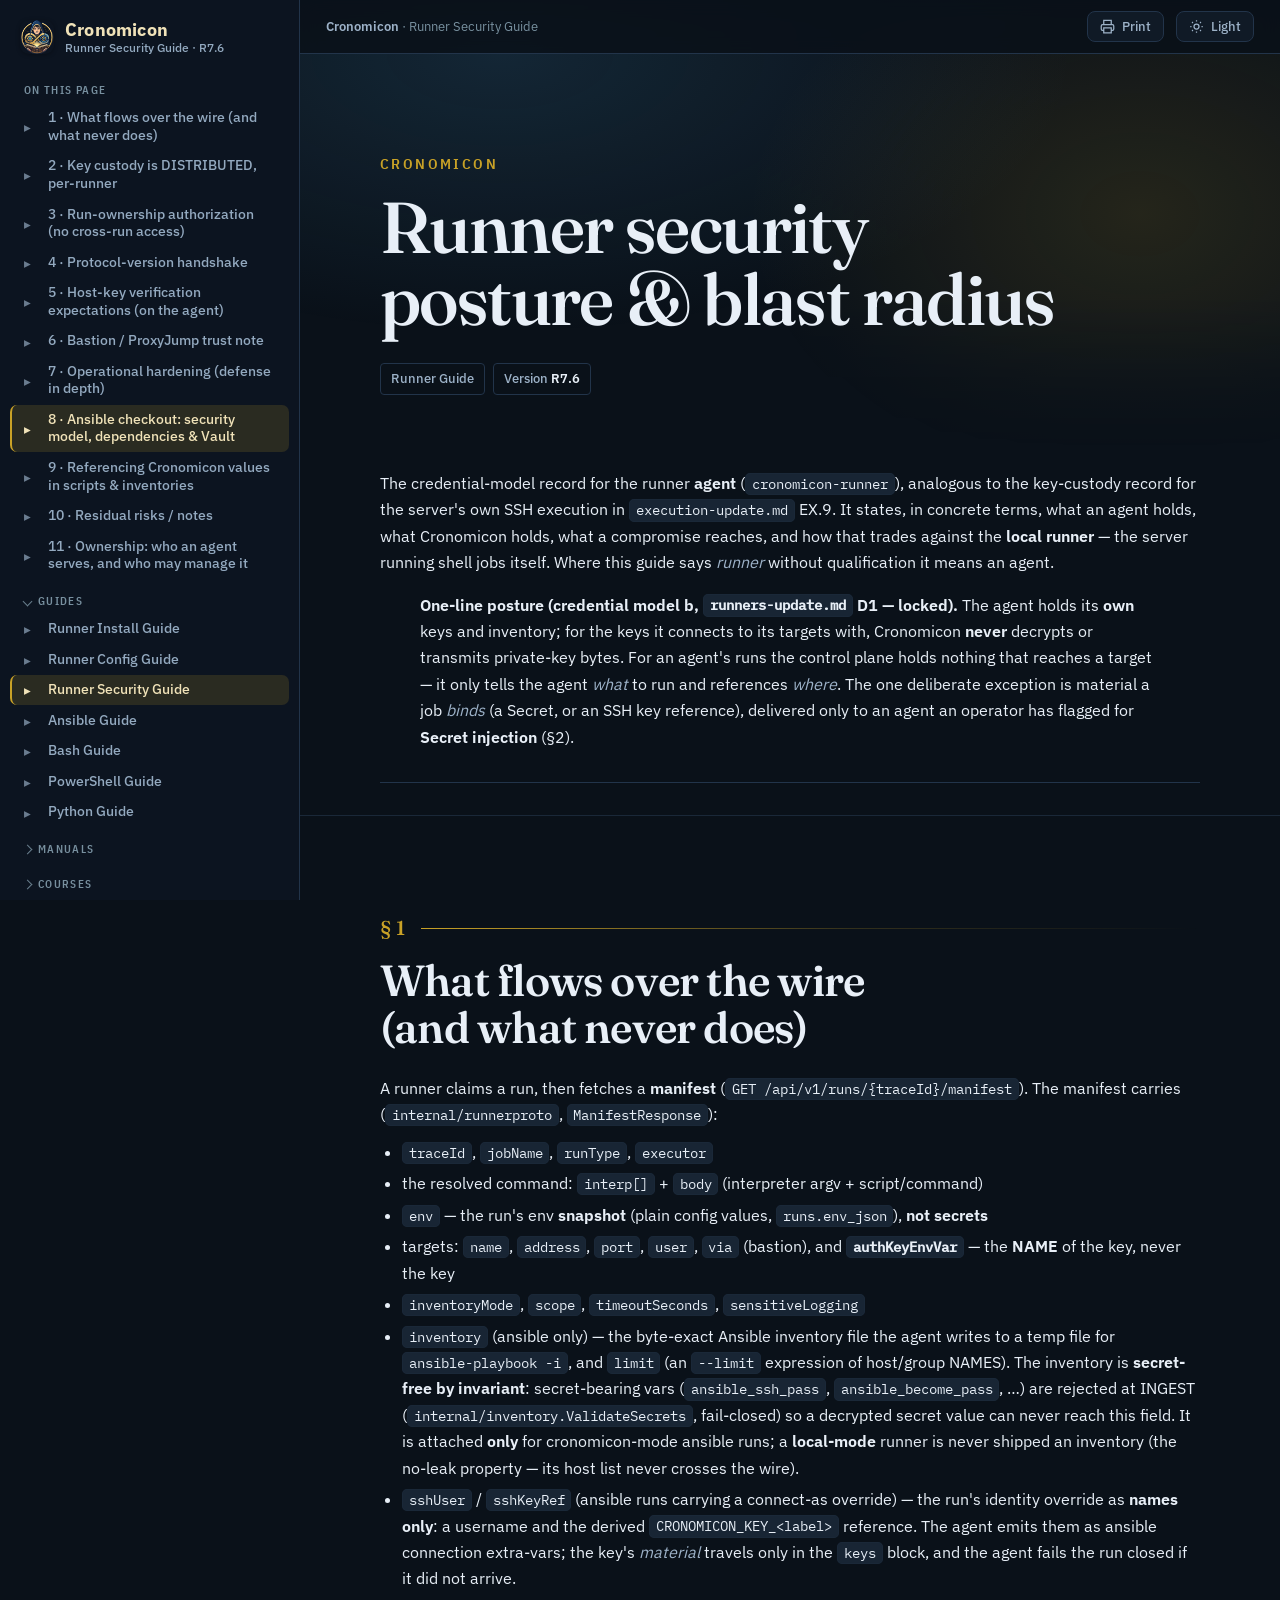
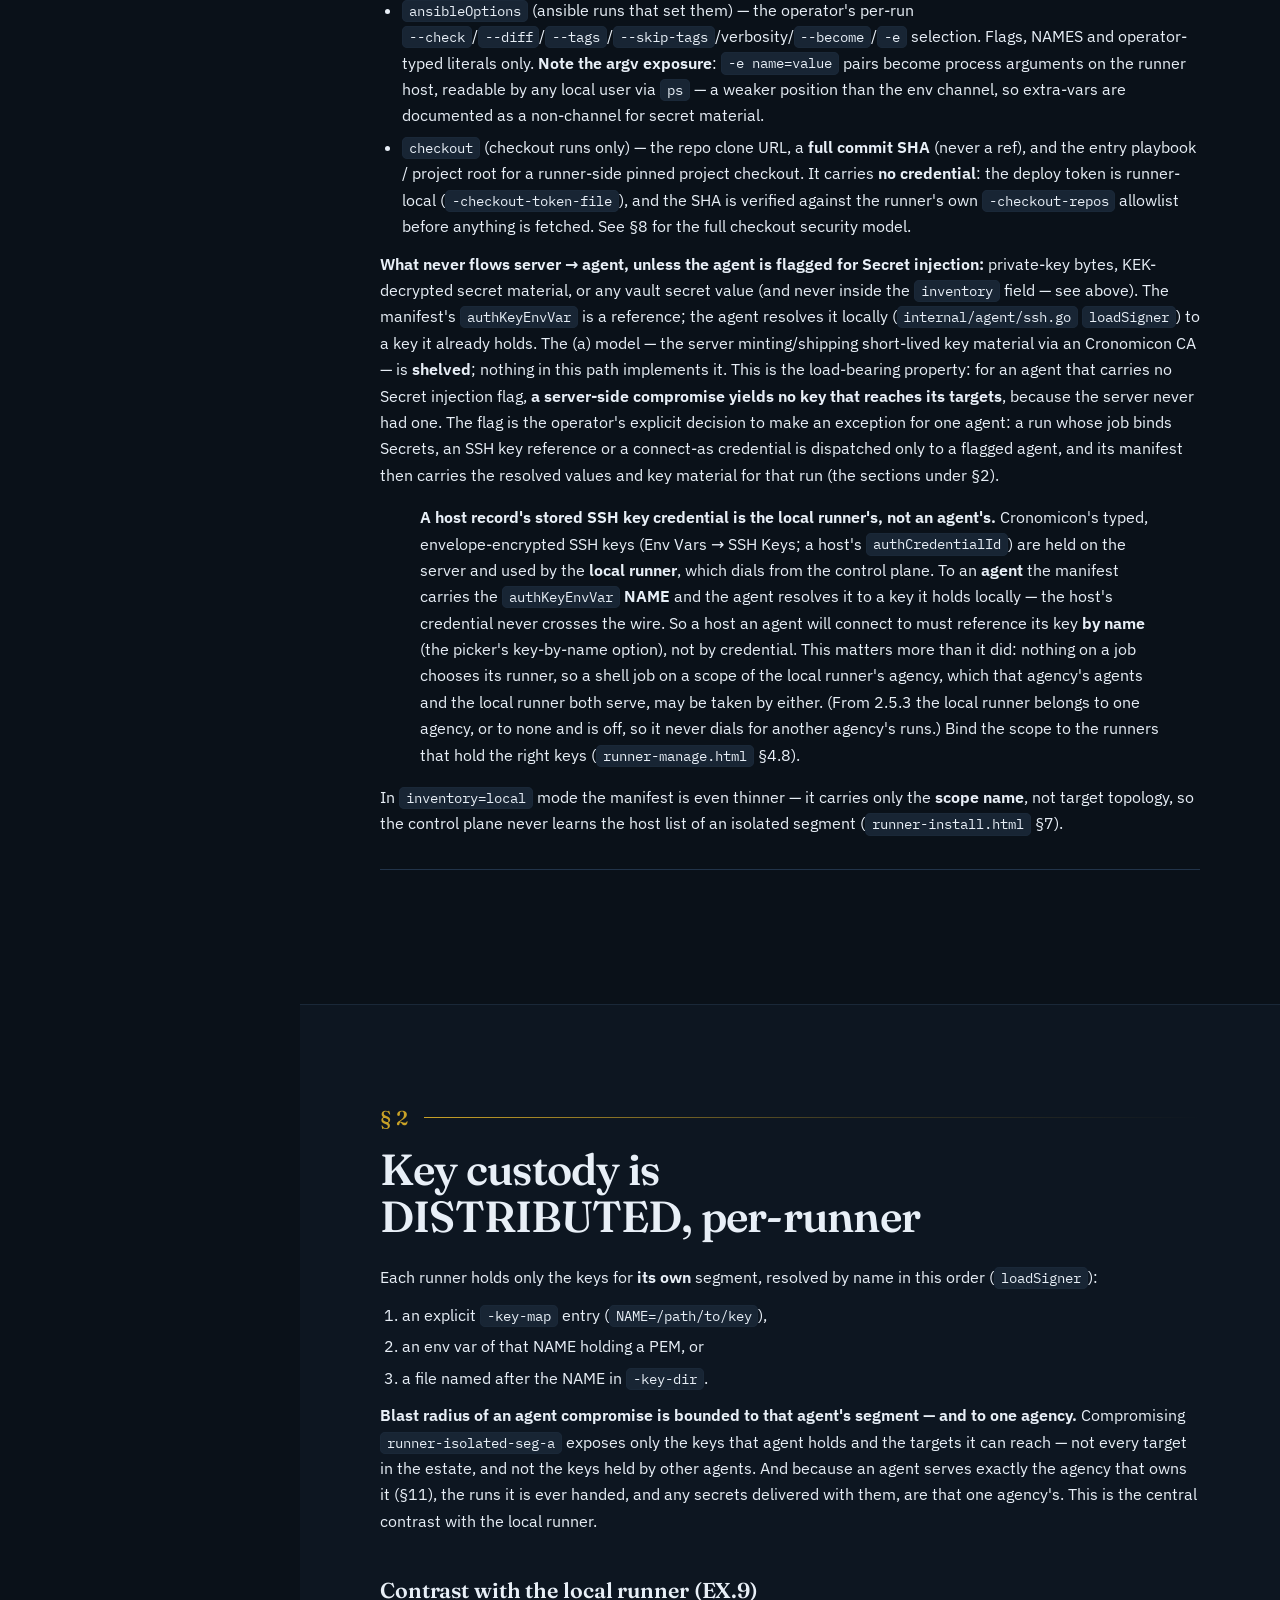
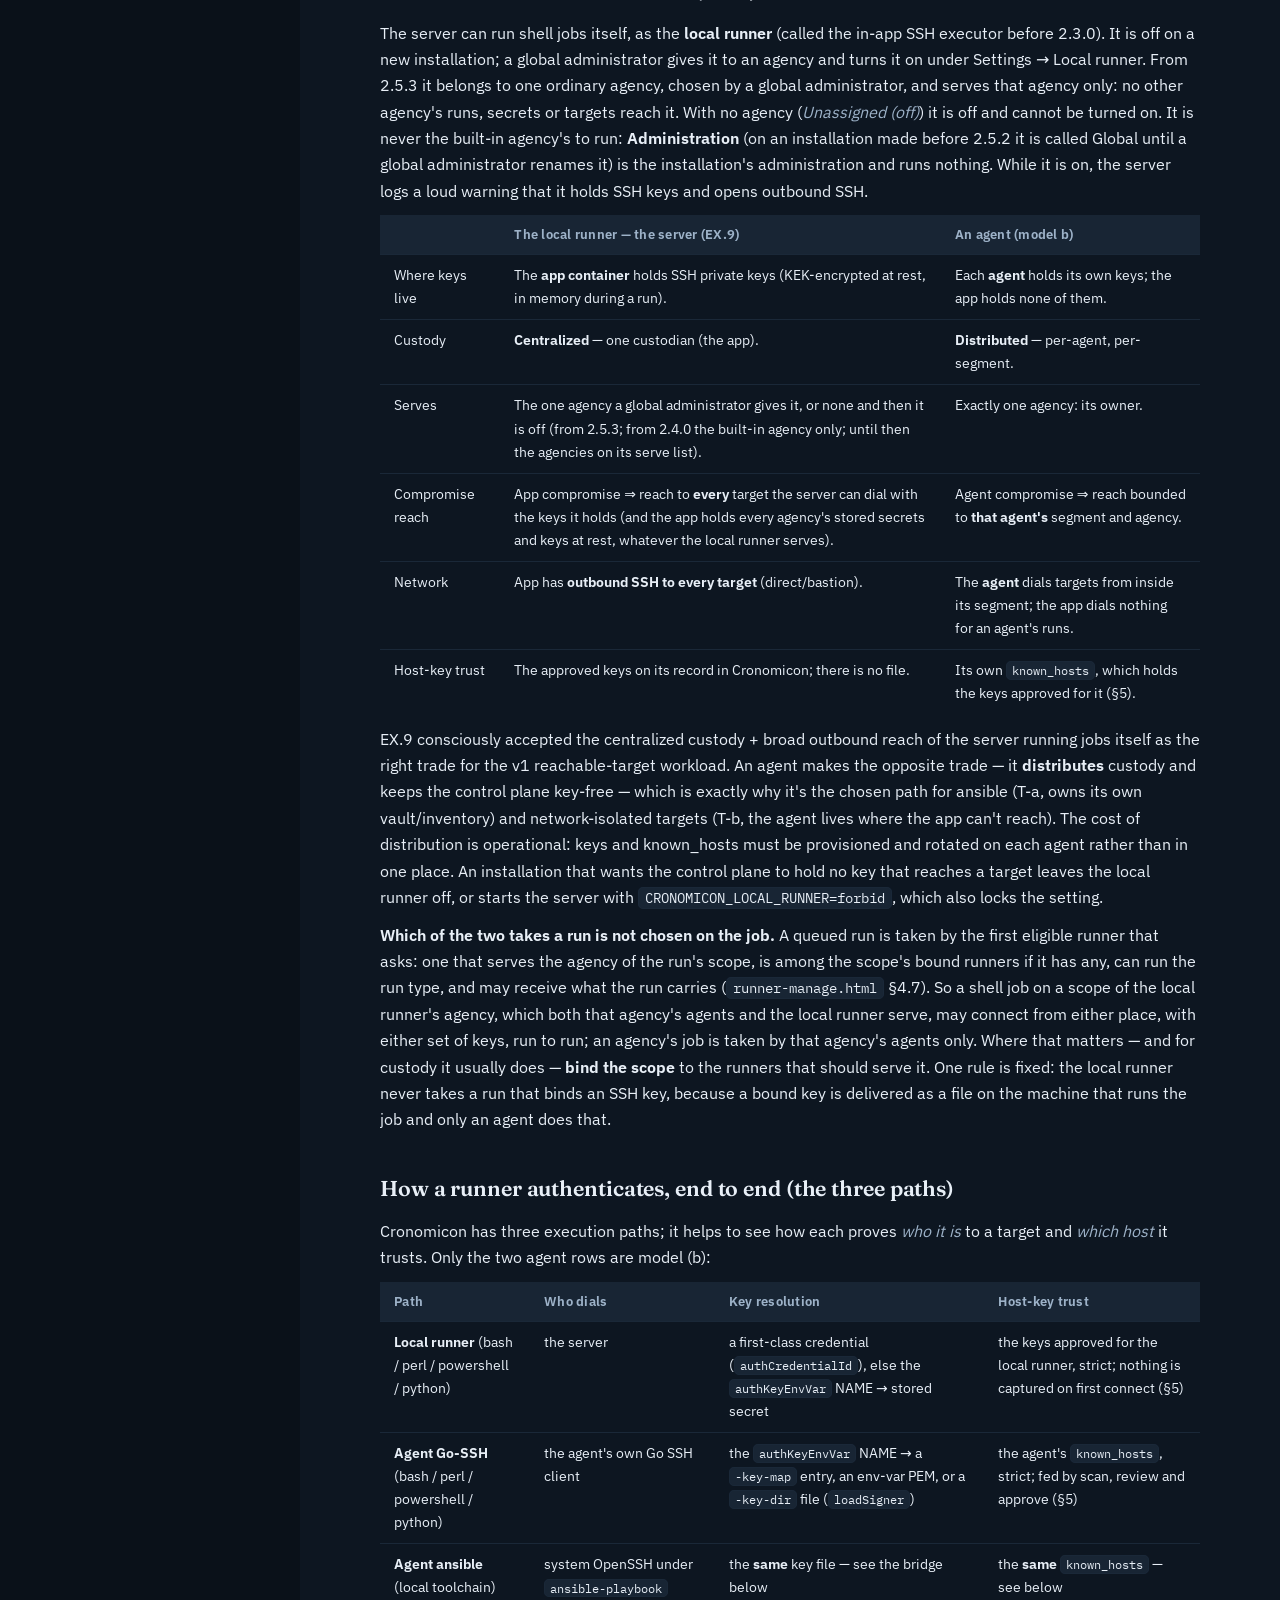
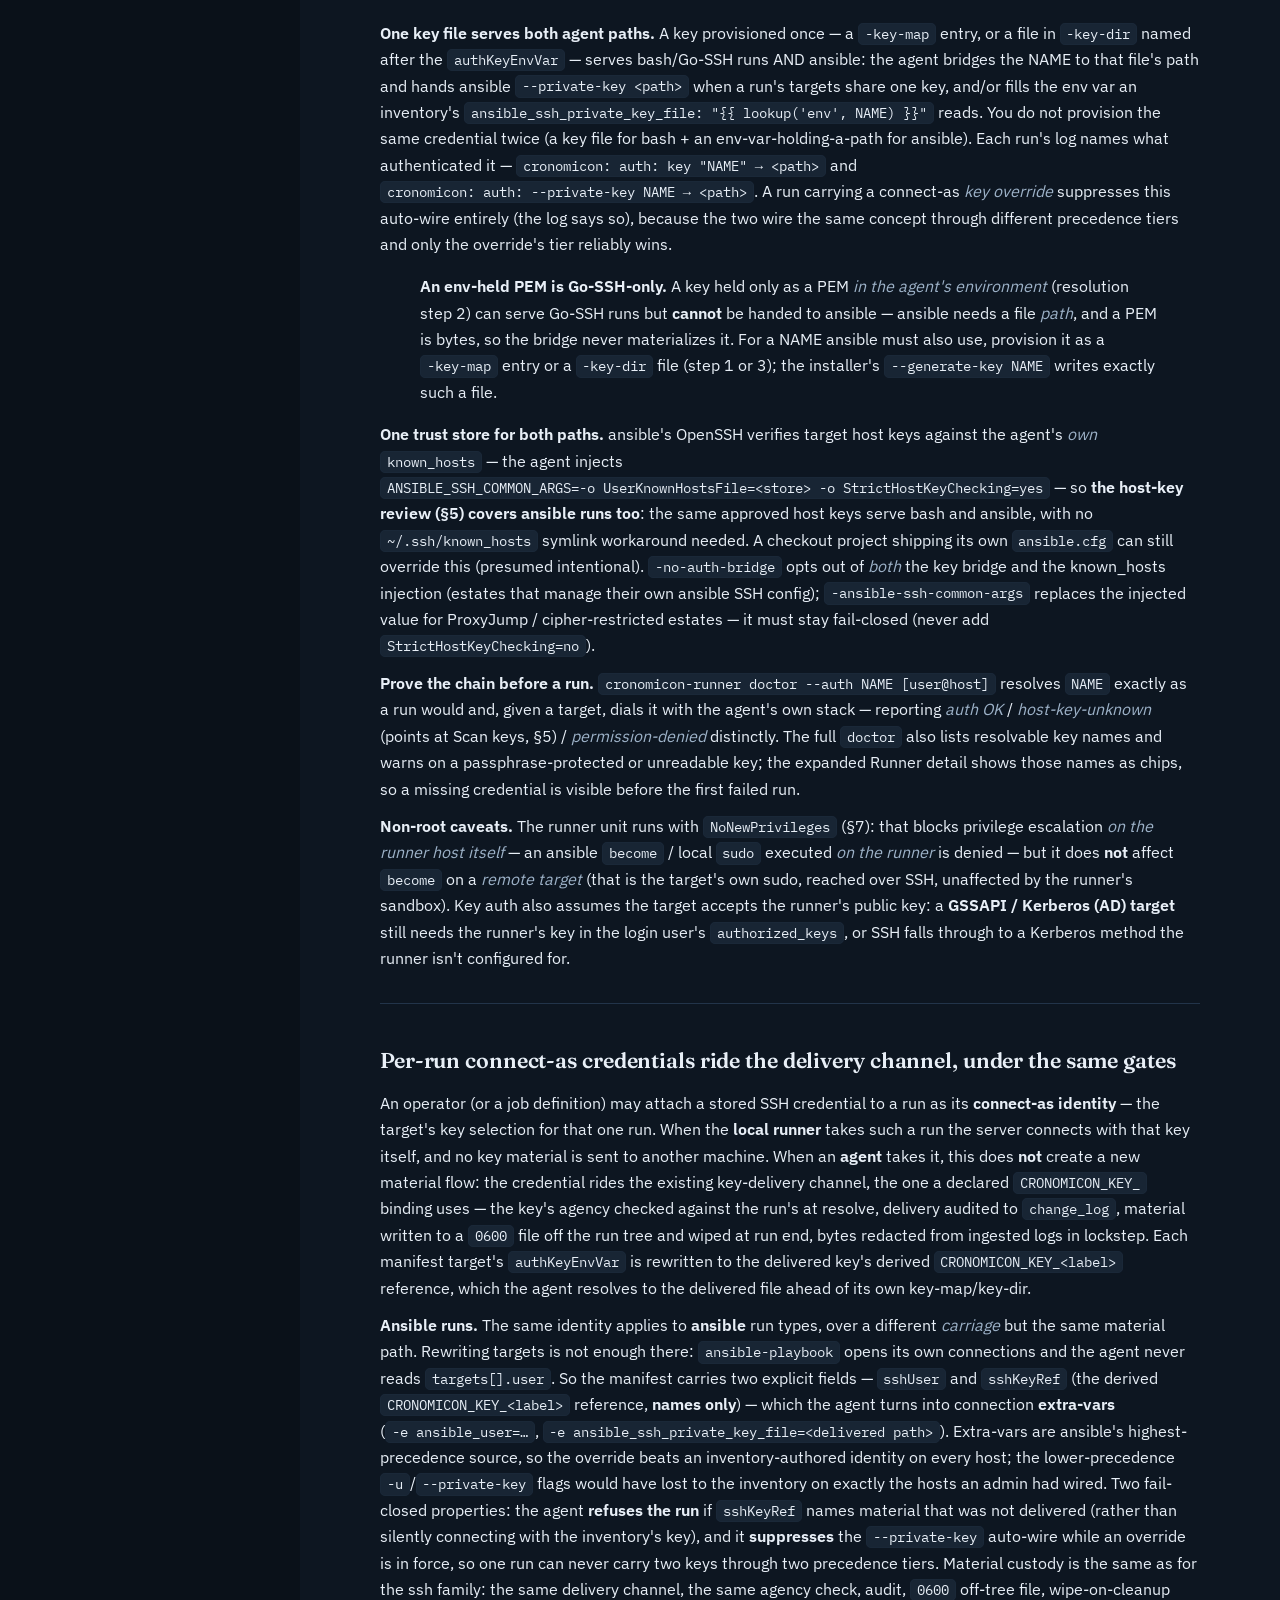
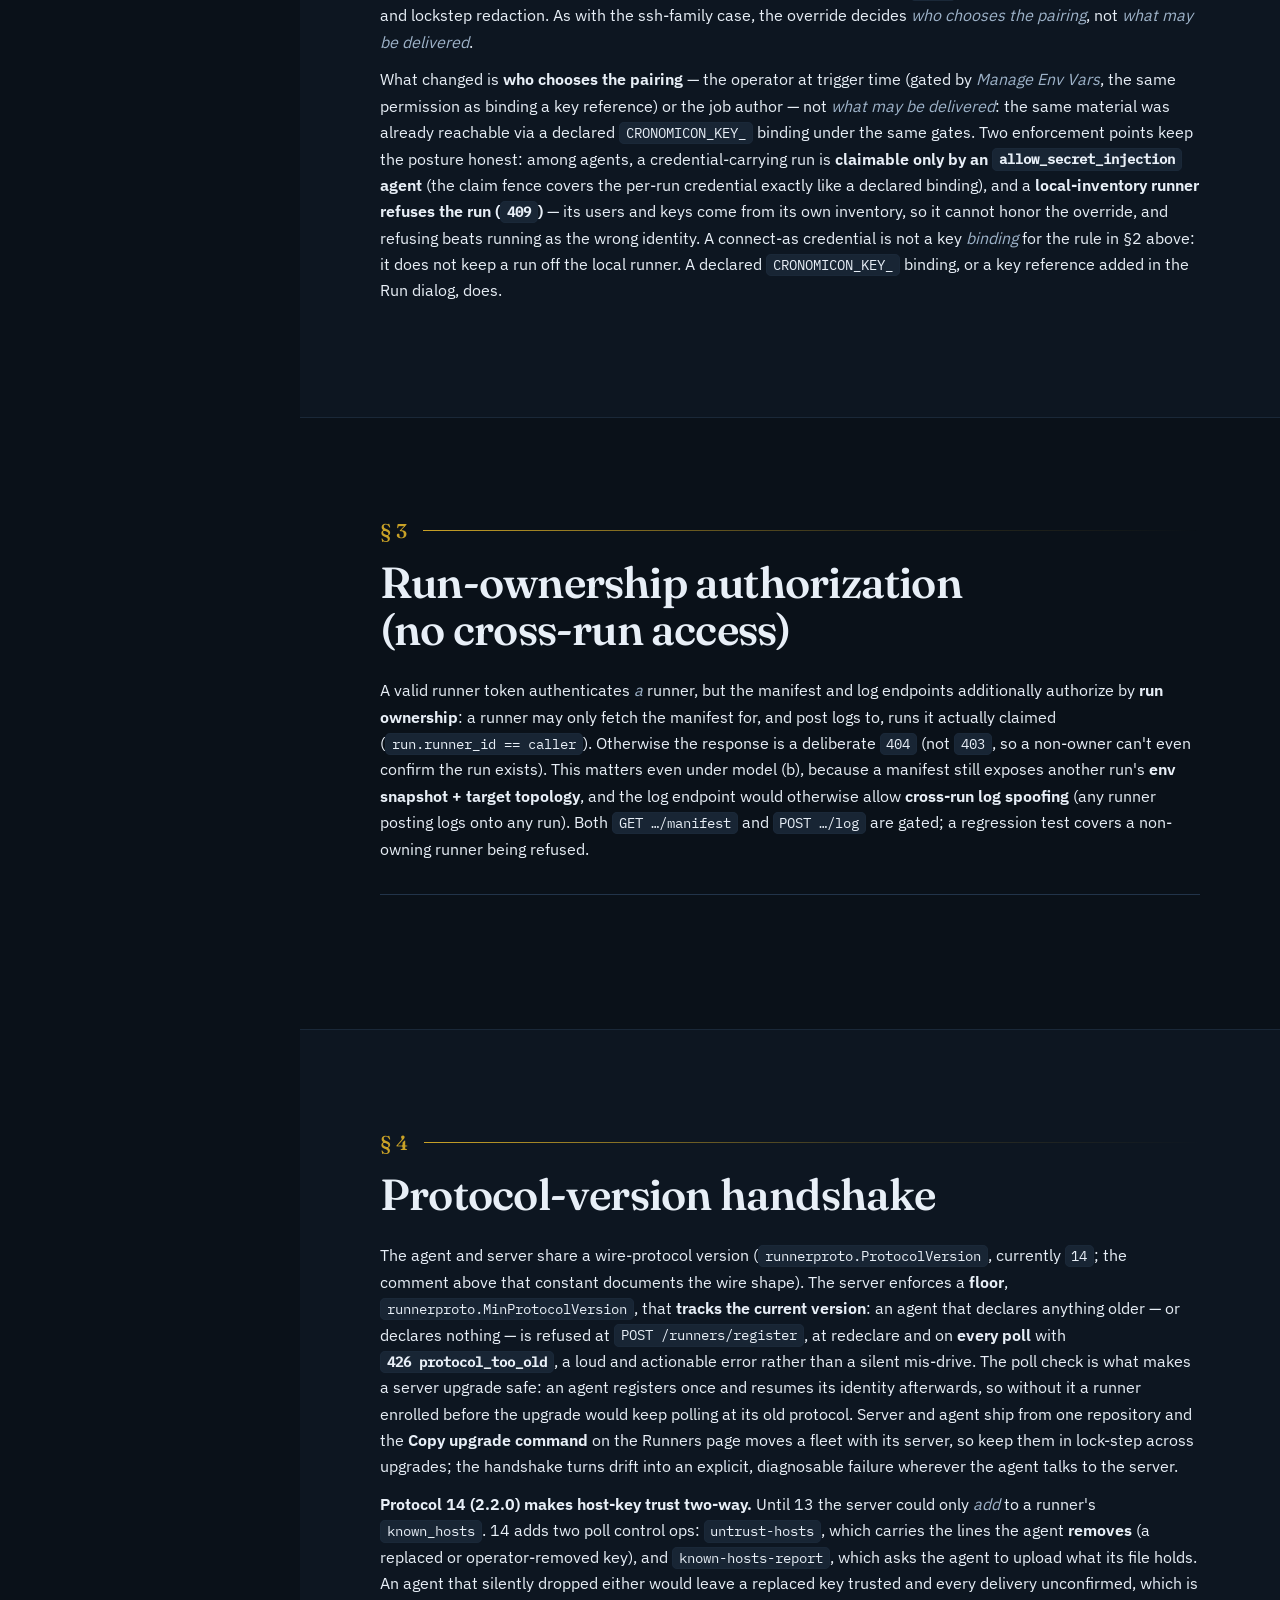
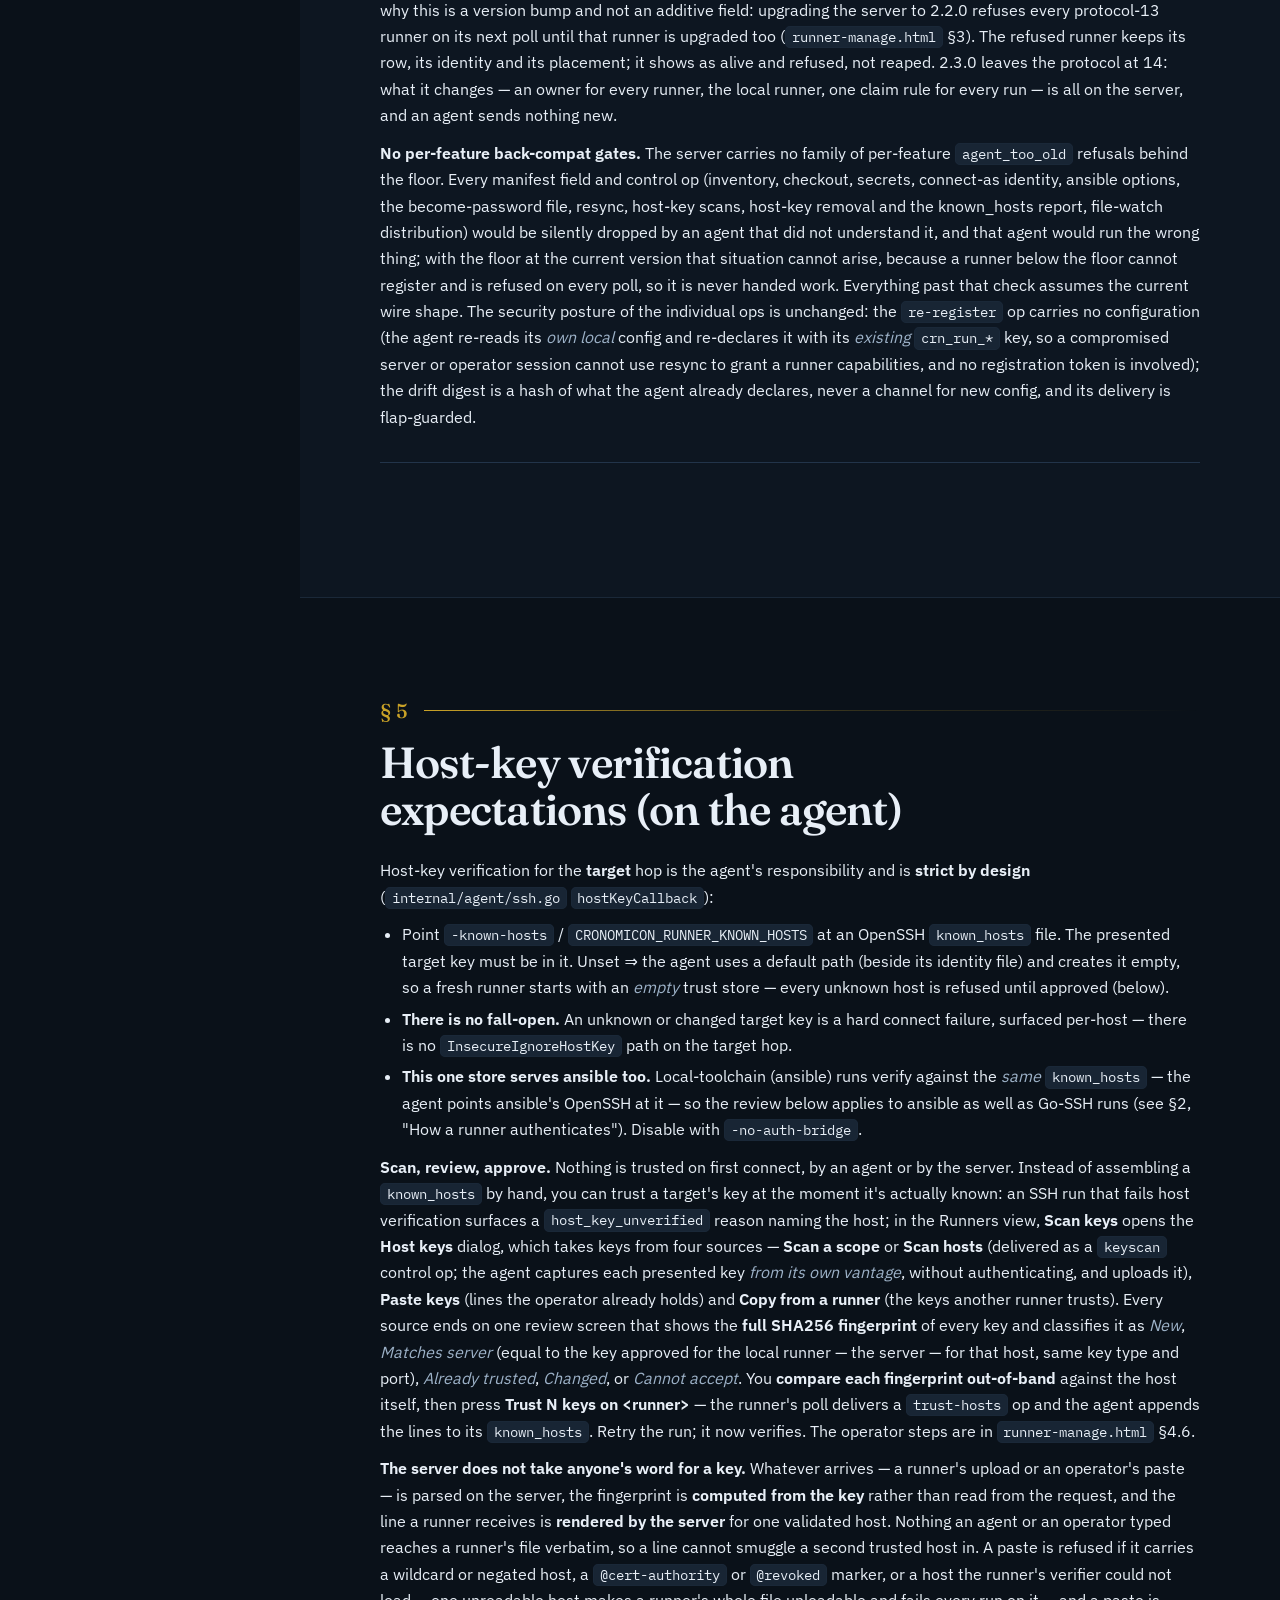
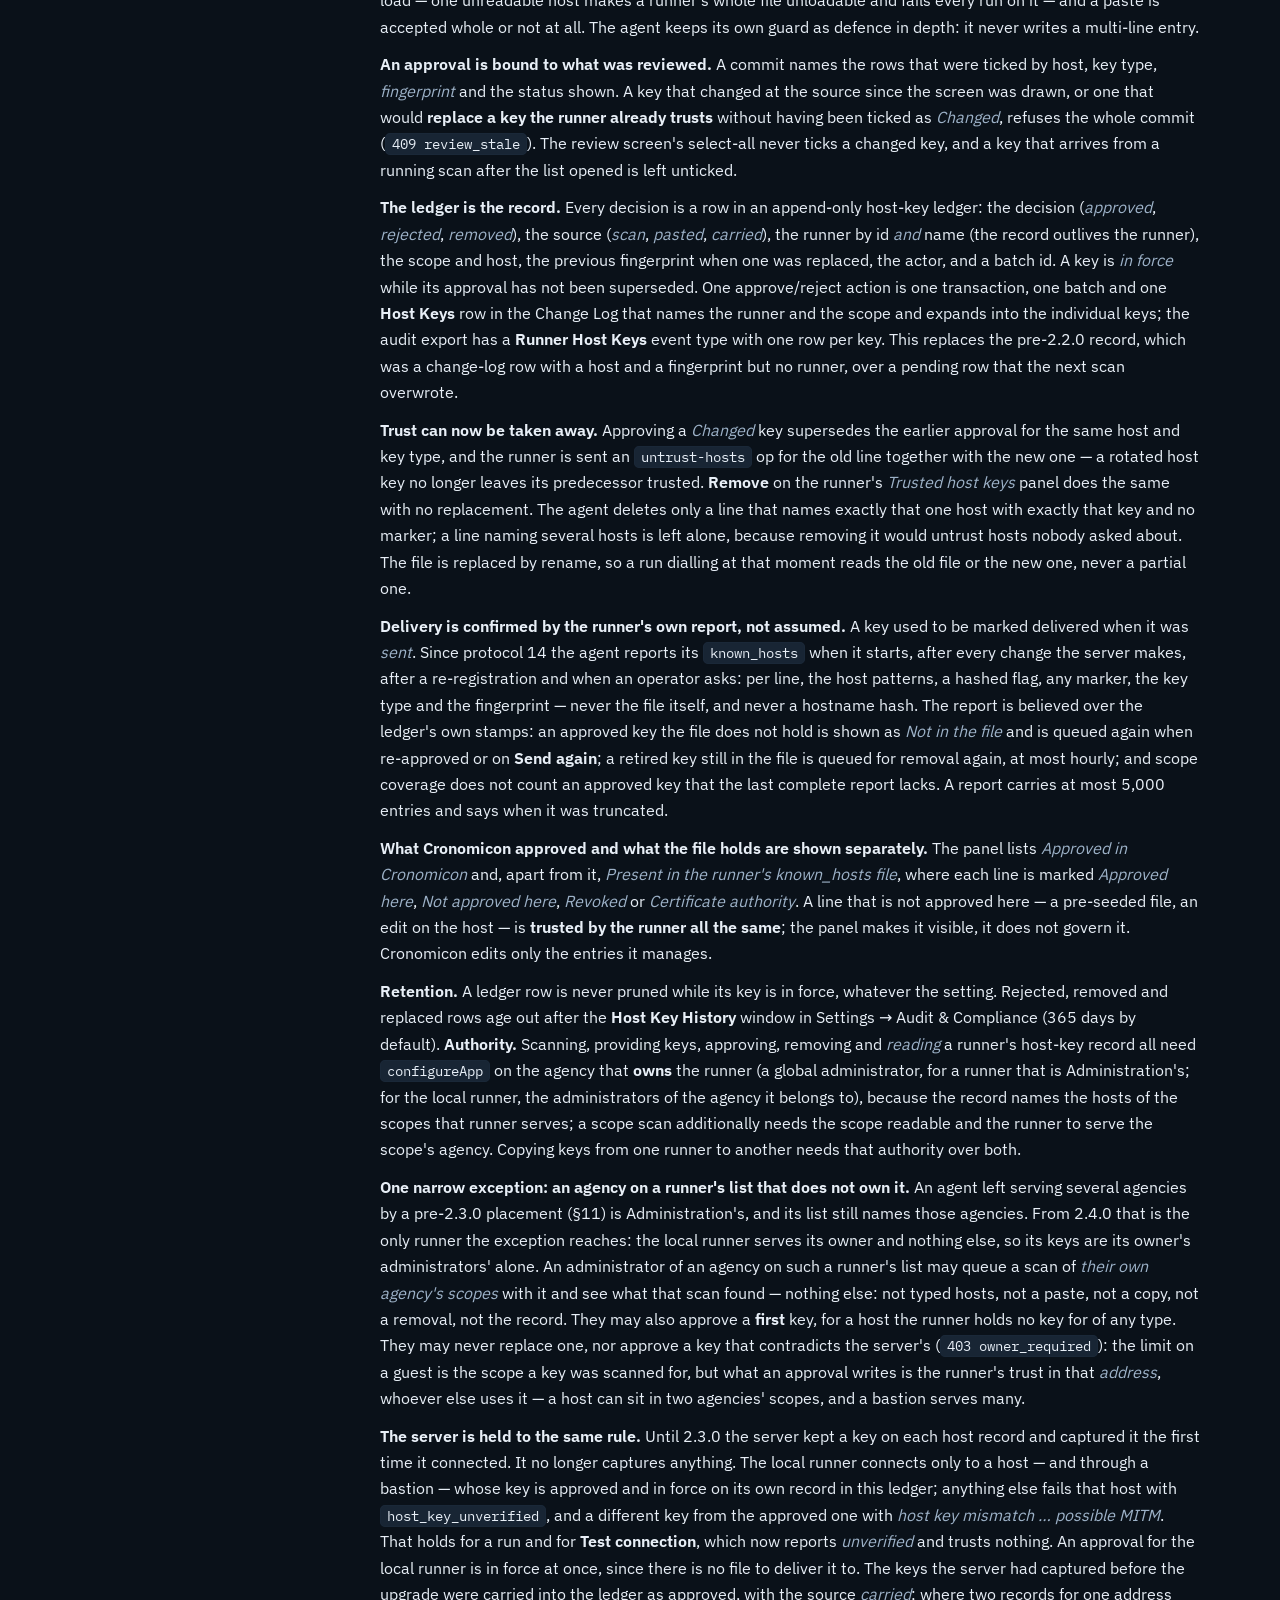
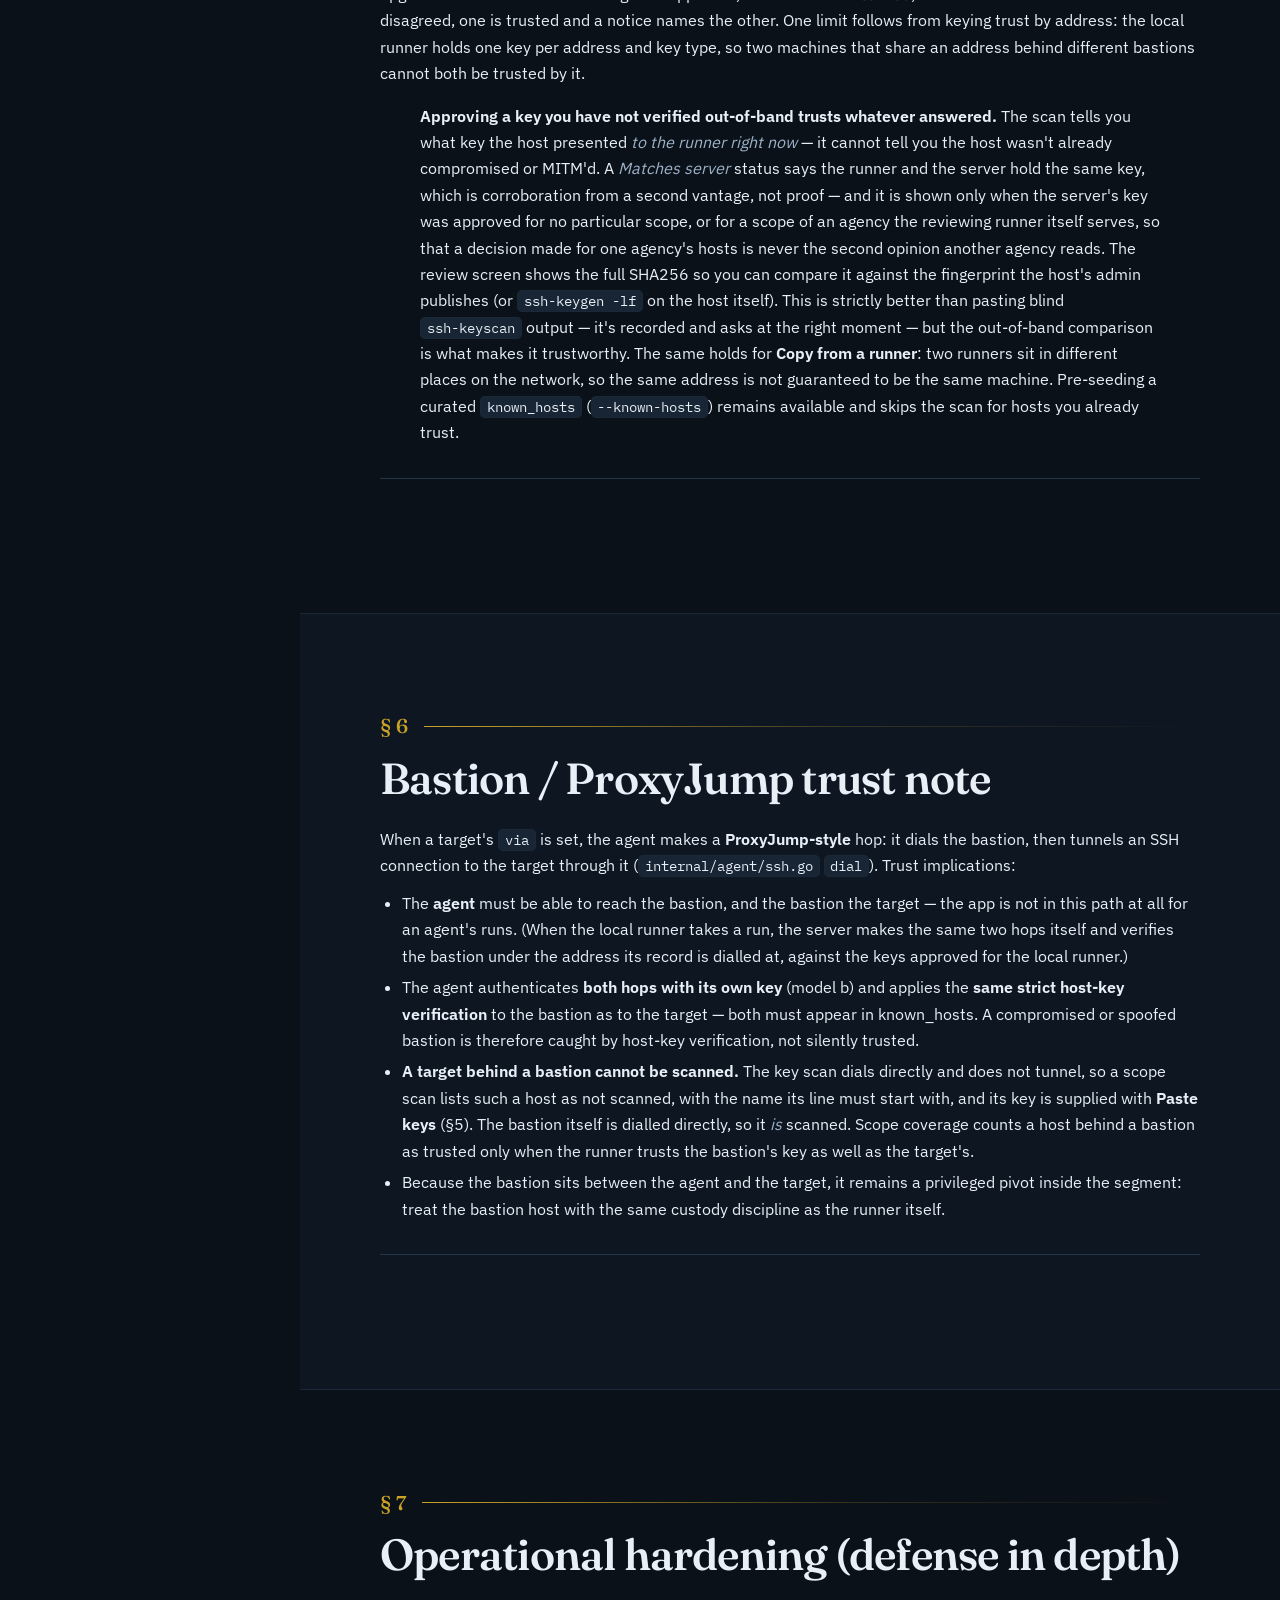
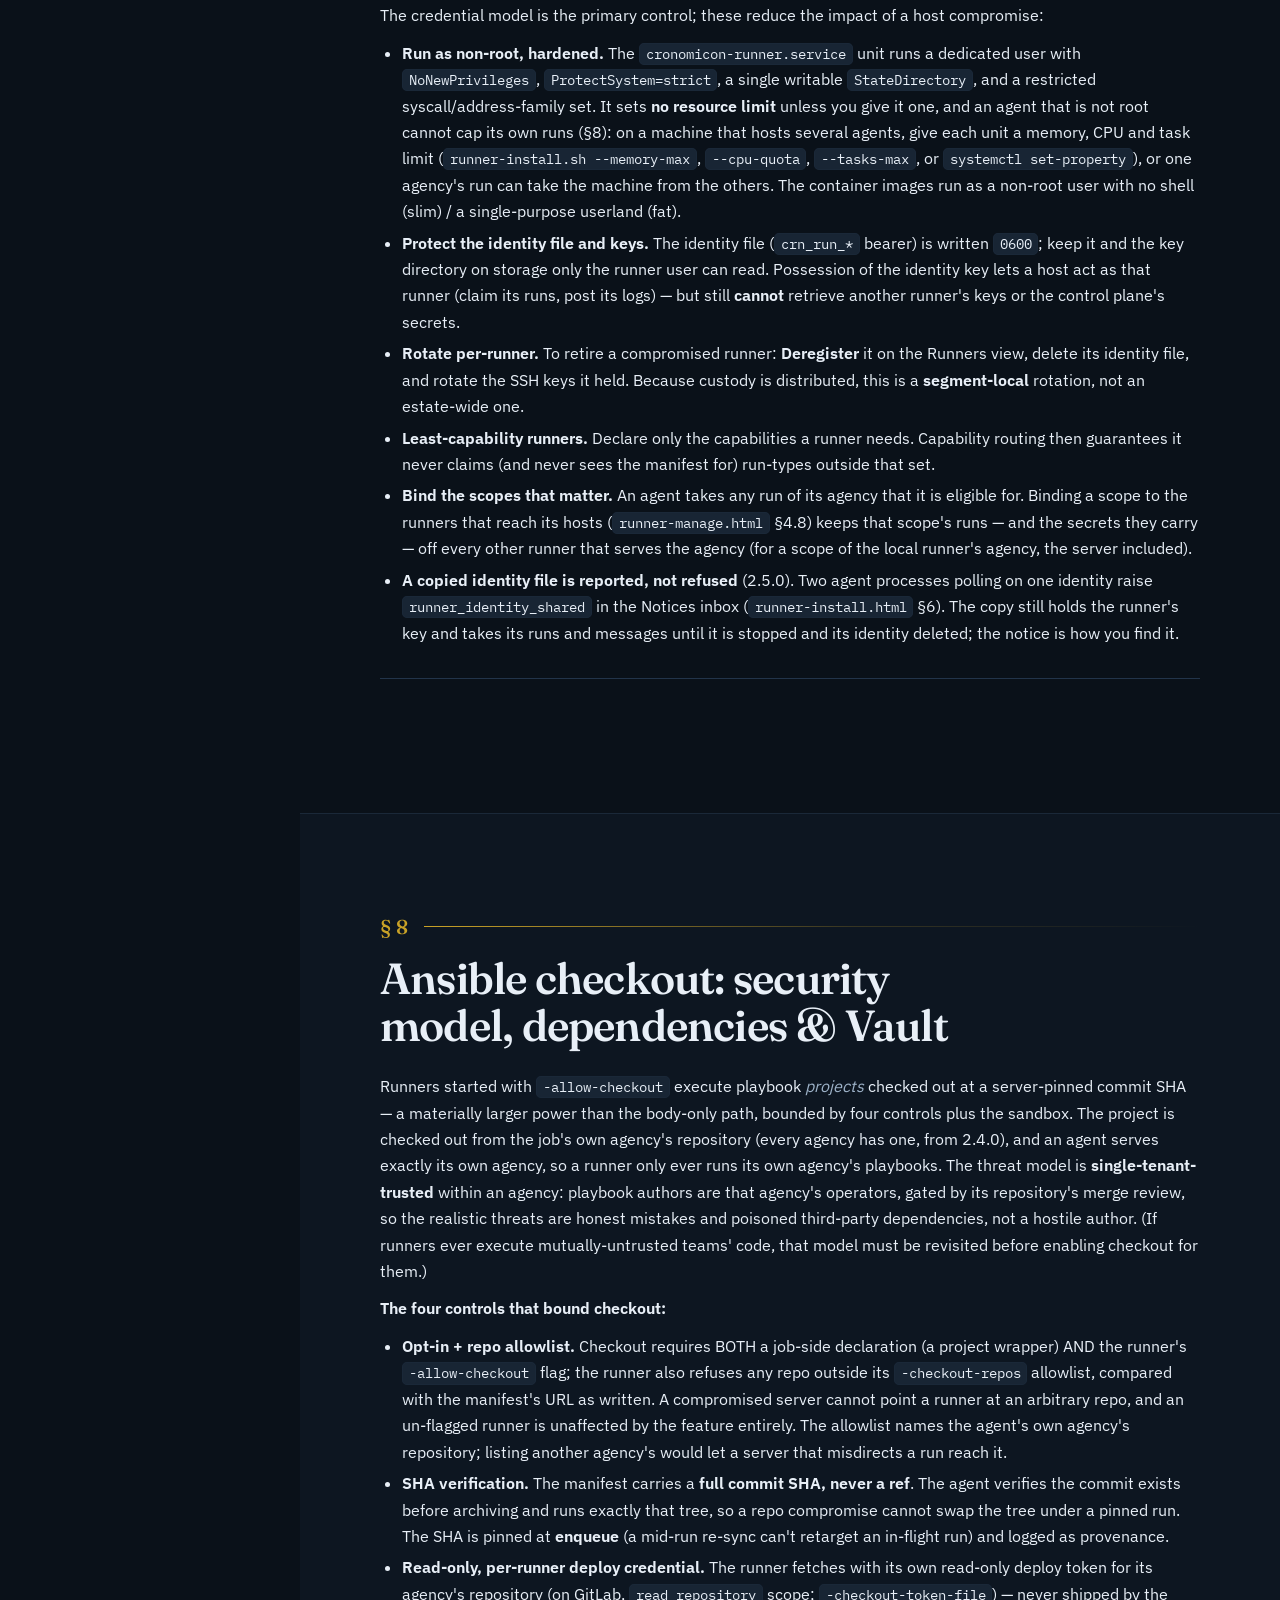
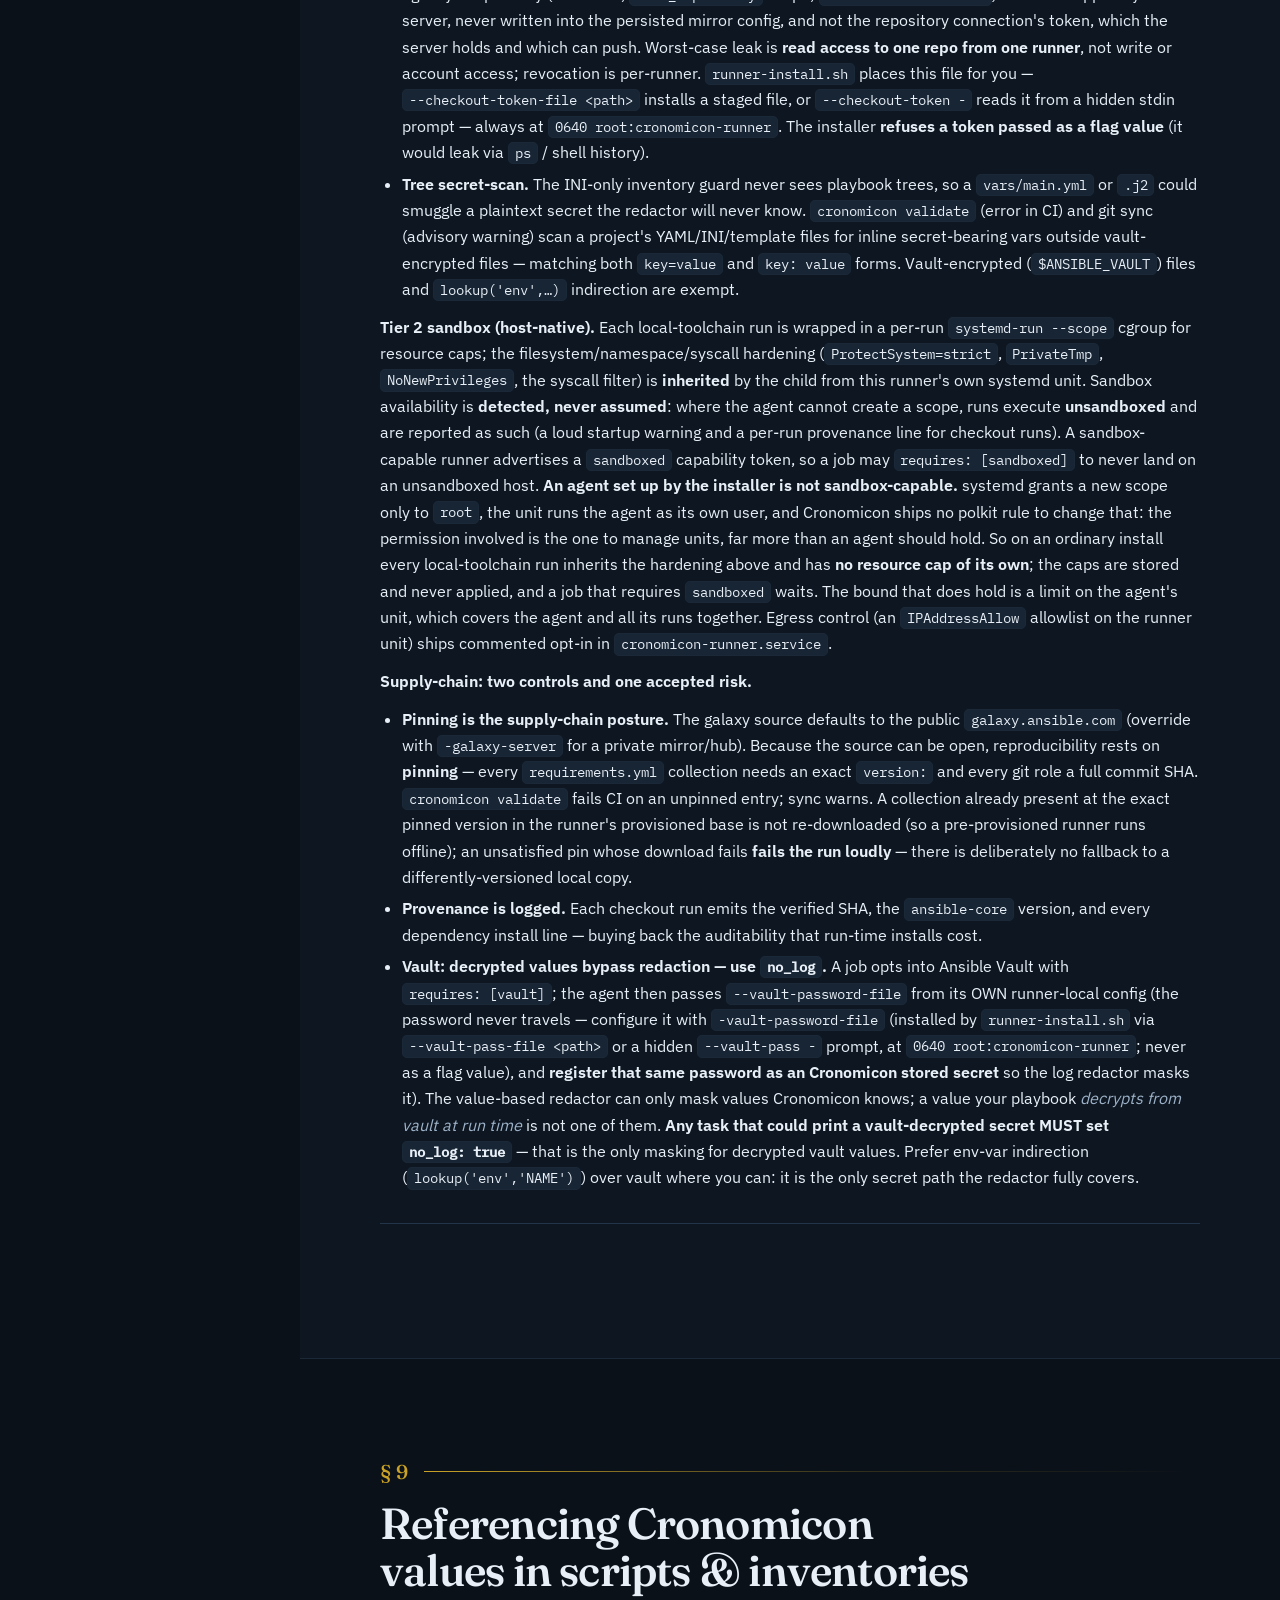
<file: docs/runner-security.html>
<!doctype html>
<html lang="en" data-theme="dark">
<head>
<meta charset="utf-8">
<meta name="viewport" content="width=device-width, initial-scale=1">
<title>Cronomicon — Runner security posture &amp; blast radius</title>
<style>
        /* Fonts are SELF-HOSTED (VU-1), and they are declared HERE rather than via a
 <link> in this <head> for a second reason: vite-manuals-plugin.js injects this
 <style> verbatim into the wrapped runner guides, whose generated <head> has no
 room for link elements. Everything the guides need must live in this block.
 administrator-manual.html carries a byte-identical copy of this <style>, so
 the two books and the guides read as one set (documentation-palette.test.ts
 fails if they drift).

 Why self-hosted: these documents are served by the Cronomicon binary to operators
 on networks that may have no egress to fonts.googleapis.com, and a blocked
 stylesheet silently drops the whole manual to system-ui with no error — the
 same defect frontend/index.html guards against. Faces copied from
 index.html unchanged (Google's own latin / latin-ext subsets); only the origin
 differs. The paths are RELATIVE (fonts/*), never /fonts/*: the manuals and the
 wrapped guides sit beside fonts/ wherever they are served (the app root, where
 Vite copies public/ into backend/web/dist; cronomicon.io/docs/; the release docs
 zip; a checkout opened from disk), and only a relative path resolves in all four.

 Families track theme.ts so the manuals and the product read as one thing: IBM
 Plex Sans for body, Plex Sans Condensed for uppercase structural type, Plex
 Mono for code. No other families are loaded. Fraunces stays on the
 hero and headings only — the manuals are a brand surface; do not spread it.

 Plex Sans and Fraunces are single variable files spanning 400-700; Condensed
 and Mono are static per weight. An unreferenced face is never fetched. */
        @font-face {
            font-family: 'IBM Plex Sans';
            font-style: normal;
            font-weight: 400 700;
            font-display: swap;
            src: url('fonts/plex-sans-400-700-latin-ext.woff2') format('woff2');
            unicode-range: U+0100-02BA, U+02BD-02C5, U+02C7-02CC, U+02CE-02D7, U+02DD-02FF, U+0304, U+0308, U+0329, U+1D00-1DBF, U+1E00-1E9F, U+1EF2-1EFF, U+2020, U+20A0-20AB, U+20AD-20C0, U+2113, U+2C60-2C7F, U+A720-A7FF
        }

        @font-face {
            font-family: 'IBM Plex Sans';
            font-style: normal;
            font-weight: 400 700;
            font-display: swap;
            src: url('fonts/plex-sans-400-700-latin.woff2') format('woff2');
            unicode-range: U+0000-00FF, U+0131, U+0152-0153, U+02BB-02BC, U+02C6, U+02DA, U+02DC, U+0304, U+0308, U+0329, U+2000-206F, U+20AC, U+2122, U+2191, U+2193, U+2212, U+2215, U+FEFF, U+FFFD
        }

        @font-face {
            font-family: 'IBM Plex Sans Condensed';
            font-style: normal;
            font-weight: 500;
            font-display: swap;
            src: url('fonts/plex-sans-condensed-500-latin-ext.woff2') format('woff2');
            unicode-range: U+0100-02BA, U+02BD-02C5, U+02C7-02CC, U+02CE-02D7, U+02DD-02FF, U+0304, U+0308, U+0329, U+1D00-1DBF, U+1E00-1E9F, U+1EF2-1EFF, U+2020, U+20A0-20AB, U+20AD-20C0, U+2113, U+2C60-2C7F, U+A720-A7FF
        }

        @font-face {
            font-family: 'IBM Plex Sans Condensed';
            font-style: normal;
            font-weight: 500;
            font-display: swap;
            src: url('fonts/plex-sans-condensed-500-latin.woff2') format('woff2');
            unicode-range: U+0000-00FF, U+0131, U+0152-0153, U+02BB-02BC, U+02C6, U+02DA, U+02DC, U+0304, U+0308, U+0329, U+2000-206F, U+20AC, U+2122, U+2191, U+2193, U+2212, U+2215, U+FEFF, U+FFFD
        }

        @font-face {
            font-family: 'IBM Plex Sans Condensed';
            font-style: normal;
            font-weight: 600;
            font-display: swap;
            src: url('fonts/plex-sans-condensed-600-latin-ext.woff2') format('woff2');
            unicode-range: U+0100-02BA, U+02BD-02C5, U+02C7-02CC, U+02CE-02D7, U+02DD-02FF, U+0304, U+0308, U+0329, U+1D00-1DBF, U+1E00-1E9F, U+1EF2-1EFF, U+2020, U+20A0-20AB, U+20AD-20C0, U+2113, U+2C60-2C7F, U+A720-A7FF
        }

        @font-face {
            font-family: 'IBM Plex Sans Condensed';
            font-style: normal;
            font-weight: 600;
            font-display: swap;
            src: url('fonts/plex-sans-condensed-600-latin.woff2') format('woff2');
            unicode-range: U+0000-00FF, U+0131, U+0152-0153, U+02BB-02BC, U+02C6, U+02DA, U+02DC, U+0304, U+0308, U+0329, U+2000-206F, U+20AC, U+2122, U+2191, U+2193, U+2212, U+2215, U+FEFF, U+FFFD
        }

        @font-face {
            font-family: 'IBM Plex Mono';
            font-style: normal;
            font-weight: 400;
            font-display: swap;
            src: url('fonts/plex-mono-400-latin-ext.woff2') format('woff2');
            unicode-range: U+0100-02BA, U+02BD-02C5, U+02C7-02CC, U+02CE-02D7, U+02DD-02FF, U+0304, U+0308, U+0329, U+1D00-1DBF, U+1E00-1E9F, U+1EF2-1EFF, U+2020, U+20A0-20AB, U+20AD-20C0, U+2113, U+2C60-2C7F, U+A720-A7FF
        }

        @font-face {
            font-family: 'IBM Plex Mono';
            font-style: normal;
            font-weight: 400;
            font-display: swap;
            src: url('fonts/plex-mono-400-latin.woff2') format('woff2');
            unicode-range: U+0000-00FF, U+0131, U+0152-0153, U+02BB-02BC, U+02C6, U+02DA, U+02DC, U+0304, U+0308, U+0329, U+2000-206F, U+20AC, U+2122, U+2191, U+2193, U+2212, U+2215, U+FEFF, U+FFFD
        }

        @font-face {
            font-family: 'IBM Plex Mono';
            font-style: normal;
            font-weight: 500;
            font-display: swap;
            src: url('fonts/plex-mono-500-latin-ext.woff2') format('woff2');
            unicode-range: U+0100-02BA, U+02BD-02C5, U+02C7-02CC, U+02CE-02D7, U+02DD-02FF, U+0304, U+0308, U+0329, U+1D00-1DBF, U+1E00-1E9F, U+1EF2-1EFF, U+2020, U+20A0-20AB, U+20AD-20C0, U+2113, U+2C60-2C7F, U+A720-A7FF
        }

        @font-face {
            font-family: 'IBM Plex Mono';
            font-style: normal;
            font-weight: 500;
            font-display: swap;
            src: url('fonts/plex-mono-500-latin.woff2') format('woff2');
            unicode-range: U+0000-00FF, U+0131, U+0152-0153, U+02BB-02BC, U+02C6, U+02DA, U+02DC, U+0304, U+0308, U+0329, U+2000-206F, U+20AC, U+2122, U+2191, U+2193, U+2212, U+2215, U+FEFF, U+FFFD
        }

        @font-face {
            font-family: 'Fraunces';
            font-style: normal;
            font-weight: 400 700;
            font-display: swap;
            src: url('fonts/fraunces-400-700-latin-ext.woff2') format('woff2');
            unicode-range: U+0100-02BA, U+02BD-02C5, U+02C7-02CC, U+02CE-02D7, U+02DD-02FF, U+0304, U+0308, U+0329, U+1D00-1DBF, U+1E00-1E9F, U+1EF2-1EFF, U+2020, U+20A0-20AB, U+20AD-20C0, U+2113, U+2C60-2C7F, U+A720-A7FF
        }

        @font-face {
            font-family: 'Fraunces';
            font-style: normal;
            font-weight: 400 700;
            font-display: swap;
            src: url('fonts/fraunces-400-700-latin.woff2') format('woff2');
            unicode-range: U+0000-00FF, U+0131, U+0152-0153, U+02BB-02BC, U+02C6, U+02DA, U+02DC, U+0304, U+0308, U+0329, U+2000-206F, U+20AC, U+2122, U+2191, U+2193, U+2212, U+2215, U+FEFF, U+FFFD
        }

        /* ============================================================
 Cronomicon Manual — palette ported 1:1 from the product
 (frontend/src/theme.ts). Dark is the product default.

 VU-18: these are hand-copied hex literals, so they silently rot
 the next time theme.ts moves. frontend/src/documentation-palette.test.ts
 fails if any hex in this file (or the wrapped runner-guide
 fragments, which reuse this <style> verbatim) is absent from
 theme.ts. When the product palette changes, re-map by ROLE — a
 doc's page background takes the new `bg`, its cards `panel`, its
 links `primary`, its warning callouts `warning` — never by
 eyeballing which new hex looks closest to the old one.

 Two role assignments are easy to get backwards:
 `warning` is a distinct ORANGE, not the brand gold (sharing the gold
 with `accent` would make a warn badge and an in-flight badge
 indistinguishable), and `accent` gold is the BRAND — the hero
 spine, the h2 rule, the active TOC item.
 ============================================================ */
        :root {
            /* Stacks copied from theme.ts (`sans` / `sansCond` / `mono` / `display`) so a
 fallback here matches a fallback there. --sansCond is the uppercase
 structural face — eyebrows, nav group labels, code-block captions. */
            --sans: 'IBM Plex Sans', system-ui, sans-serif;
            --sansCond: 'IBM Plex Sans Condensed', 'IBM Plex Sans', system-ui, sans-serif;
            --mono: 'IBM Plex Mono', ui-monospace, monospace;
            --display: 'Fraunces', Georgia, serif;
            --maxw: 880px;
            --nav-w: 300px;
            --band-pad: clamp(64px, 8vw, 112px);
            --gold-rule: linear-gradient(90deg, var(--accent), color-mix(in srgb, var(--accent) 22%, transparent) 55%, transparent);
        }

        html[data-theme="dark"] {
            --bg: #0a1119;
            --panel: #101a26;
            --panel2: #182534;
            --panelHover: #182534;
            --panelInput: #0d1621;
            --border: #22344a;
            --borderLight: #1a2838;
            --borderStrong: #566c86;
            --text: #e8eff7;
            --textSec: #9db2c8;
            --textMuted: #78909f;
            --onSolid: #0a1119;
            --primary: #4da3d9;
            --primaryHover: #6fb8e5;
            --primaryBg: rgba(77, 163, 217, .15);
            --accent: #c9a227;
            --accentBg: rgba(201, 162, 39, .14);
            --success: #45b26b;
            --successBg: rgba(69, 178, 107, .14);
            --danger: #e05a5a;
            --dangerBg: rgba(224, 90, 90, .14);
            --warning: #d98a2b;
            --warningBg: rgba(217, 138, 43, .14);
            --info: #4da3d9;
            --infoBg: rgba(77, 163, 217, .14);
            --sidebar: #0c1420;
            --sidebarHover: #16222f;
            --sidebarText: #93a9bf;
            --sidebarTextActive: #f0e2b8;
            --sidebarActive: rgba(201, 162, 39, .16);
            --shadow: 0 2px 12px rgba(0, 0, 0, .45);
            --shadowSm: 0 1px 4px rgba(0, 0, 0, .3);
            --code: #0d1621;
            --band: #0d1621;
        }

        html[data-theme="light"] {
            --bg: #f4f6fa;
            --panel: #ffffff;
            --panel2: #eef2f7;
            --panelHover: #eef2f7;
            --panelInput: #ffffff;
            --border: #d5dde8;
            --borderLight: #e6ebf2;
            --borderStrong: #828fa0;
            --text: #131e2b;
            --textSec: #46596e;
            --textMuted: #596c80;
            --onSolid: #ffffff;
            --primary: #15709f;
            --primaryHover: #0f5c85;
            --primaryBg: rgba(21, 112, 159, .10);
            --accent: #7c6311;
            --accentBg: rgba(124, 99, 17, .12);
            --success: #1e7f45;
            --successBg: rgba(30, 127, 69, .10);
            --danger: #c0342f;
            --dangerBg: rgba(192, 52, 47, .10);
            --warning: #9c5f11;
            --warningBg: rgba(156, 95, 17, .12);
            --info: #15709f;
            --infoBg: rgba(21, 112, 159, .10);
            --sidebar: #ffffff;
            --sidebarHover: #eef2f7;
            --sidebarText: #46596e;
            --sidebarTextActive: #131e2b;
            --sidebarActive: rgba(124, 99, 17, .13);
            --shadow: 0 2px 12px rgba(15, 30, 50, .08);
            --shadowSm: 0 1px 4px rgba(15, 30, 50, .05);
            --code: #eef2f7;
            --band: #ffffff;
        }

        * {
            box-sizing: border-box
        }

        html {
            scroll-behavior: smooth
        }

        body {
            margin: 0;
            background: var(--bg);
            color: var(--text);
            font-family: var(--sans);
            font-size: 16px;
            line-height: 1.65;
            -webkit-font-smoothing: antialiased;
            display: flex;
            min-height: 100vh;
        }

        a {
            color: var(--primary);
            text-decoration: none
        }

        a:hover {
            color: var(--primaryHover);
            text-decoration: underline
        }

        code,
        kbd,
        pre {
            font-family: var(--mono)
        }

        /* ---------- Sidebar ----------
 Every colour in this block reads a token, never a hardcoded dark
 literal: light mode has a true light rail (VU-9), so a hardcoded
 pale-slate link would be near-invisible on white. Tokens also keep the
 VU-18 drift guard honest — nothing here to re-map by hand next time. */
        #sidebar {
            width: var(--nav-w);
            flex: 0 0 var(--nav-w);
            background: var(--sidebar);
            position: sticky;
            top: 0;
            height: 100vh;
            overflow-y: auto;
            border-right: 1px solid var(--border);
            display: flex;
            flex-direction: column;
            z-index: 40;
        }

        #sidebar::-webkit-scrollbar {
            width: 8px
        }

        #sidebar::-webkit-scrollbar-thumb {
            background: var(--border);
            border-radius: 8px
        }

        .brand {
            display: flex;
            align-items: center;
            gap: 11px;
            padding: 20px 20px 14px
        }

        .brand .logo {
            width: 34px;
            height: 34px;
            flex: 0 0 34px;
            border-radius: 9px;
            overflow: hidden;
            box-shadow: var(--shadowSm)
        }

        .brand .logo img {
            width: 100%;
            height: 100%;
            object-fit: cover;
            display: block
        }

        .brand .bt {
            display: flex;
            flex-direction: column;
            line-height: 1.15
        }

        .brand .bt b {
            color: var(--sidebarTextActive);
            font-size: 18px;
            font-weight: 700;
            letter-spacing: .2px
        }

        .brand .bt span {
            color: var(--sidebarText);
            font-size: 11.5px;
            font-weight: 500
        }

        .navsearch {
            padding: 0 16px 12px
        }

        .navsearch input {
            width: 100%;
            padding: 8px 11px;
            border-radius: 8px;
            border: 1px solid var(--borderStrong);
            background: var(--panelInput);
            color: var(--text);
            font-family: var(--sans);
            font-size: 13px;
            outline: none
        }

        .navsearch input::placeholder {
            color: var(--textMuted)
        }

        .navsearch input:focus {
            border-color: var(--primary)
        }

        nav.toc {
            padding: 0 10px 30px;
            flex: 1
        }

        /* Condensed 600: the uppercase structural face (theme.ts `sansCond`). 600, not
 700 — the self-hosted Condensed subsets are 500 and 600, and 700 would be
 synthesised. */
        nav.toc .grp {
            margin: 14px 6px 4px;
            padding: 0 8px;
            font-size: 10.5px;
            font-weight: 600;
            font-family: var(--sansCond);
            letter-spacing: .13em;
            text-transform: uppercase;
            color: var(--textMuted)
        }

        /* ---- collapsible part sections ---- */
        nav.toc details.grp-sec {
            margin: 0
        }

        nav.toc summary.grp {
            cursor: pointer;
            list-style: none;
            display: flex;
            align-items: center;
            gap: 7px;
            user-select: none;
            transition: color .15s
        }

        nav.toc summary.grp::-webkit-details-marker {
            display: none
        }

        nav.toc summary.grp:hover {
            color: var(--sidebarText)
        }

        nav.toc summary.grp:before {
            content: "";
            flex: 0 0 6px;
            width: 6px;
            height: 6px;
            border-right: 1.6px solid currentColor;
            border-bottom: 1.6px solid currentColor;
            transform: rotate(-45deg);
            transition: transform .15s;
            opacity: .85
        }

        nav.toc details.grp-sec[open]>summary.grp:before {
            transform: rotate(45deg)
        }

        nav.toc summary.grp:focus-visible {
            outline: 2px solid var(--primary);
            outline-offset: 2px;
            border-radius: 5px
        }

        nav.toc.filtering summary.grp {
            display: none
        }

        nav.toc a {
            display: flex;
            align-items: center;
            gap: 9px;
            padding: 6px 12px;
            margin: 1px 0;
            border-radius: 7px;
            color: var(--sidebarText);
            font-size: 13.5px;
            font-weight: 500;
            text-decoration: none;
            line-height: 1.3;
            border-left: 2px solid transparent
        }

        nav.toc a .ic {
            width: 15px;
            height: 15px;
            flex: 0 0 15px;
            opacity: .7
        }

        nav.toc a:hover {
            background: var(--sidebarHover);
            color: var(--sidebarTextActive);
            text-decoration: none
        }

        nav.toc a.active {
            background: var(--sidebarActive);
            color: var(--sidebarTextActive);
            border-left-color: var(--accent)
        }

        nav.toc a.active .ic {
            opacity: 1
        }

        nav.toc a.hidden {
            display: none
        }

        nav.toc .grp .grp-adv {
            display: inline-block;
            margin-left: 6px;
            padding: 0 6px;
            border-radius: 20px;
            background: var(--accentBg);
            color: var(--accent);
            font-size: 8.5px;
            letter-spacing: .06em;
            border: 1px solid var(--accent)
        }

        .sb-foot {
            padding: 14px 20px;
            border-top: 1px solid var(--borderLight);
            color: var(--textMuted);
            font-size: 11px
        }

        /* ---------- Topbar ---------- */
        #topbar {
            position: sticky;
            top: 0;
            z-index: 30;
            display: flex;
            align-items: center;
            gap: 12px;
            padding: 11px 26px;
            background: color-mix(in srgb, var(--bg) 86%, transparent);
            backdrop-filter: blur(9px);
            border-bottom: 1px solid var(--border)
        }

        #topbar .crumbs {
            flex: 1;
            color: var(--textMuted);
            font-size: 13px;
            min-width: 0;
            overflow: hidden;
            text-overflow: ellipsis;
            white-space: nowrap
        }

        #topbar .crumbs b {
            color: var(--textSec);
            font-weight: 600
        }

        .tbtn {
            display: inline-flex;
            align-items: center;
            gap: 7px;
            padding: 6px 12px;
            border-radius: 8px;
            border: 1px solid var(--border);
            background: var(--panel);
            color: var(--textSec);
            font-family: var(--sans);
            font-size: 13px;
            font-weight: 500;
            cursor: pointer;
            transition: .15s
        }

        .tbtn:hover {
            background: var(--panelHover);
            color: var(--text);
            border-color: var(--primary)
        }

        .tbtn svg {
            width: 15px;
            height: 15px
        }

        #menuToggle {
            display: none
        }

        /* ---------- Main ---------- */
        #wrap {
            flex: 1;
            min-width: 0;
            display: flex;
            flex-direction: column;
            /* The bands (below) paint past main's reading measure to the edges of this
 pane. clip, not hidden: it trims them here without turning #wrap into a
 scroll container, so the sticky topbar keeps sticking. */
            overflow-x: clip
        }

        main {
            width: 100%;
            max-width: var(--maxw);
            margin: 0 auto;
            padding: 0 30px
        }

        section {
            padding-top: 30px;
            margin-top: 18px;
            scroll-margin-top: 70px
        }

        /* ---------- Hero ----------
 The site's hero, not a card: the title sits on the page under the same two
 glows cronomicon.io uses (gold toward the right, sky toward the top left),
 painted by ::before across the whole pane (as the Bands are). The glow positions are
 offsets from main's edges (100vmax is how far ::before overhangs each side)
 so they land in the same place at every pane width. */
        .hero {
            position: relative;
            isolation: isolate;
            padding: clamp(56px, 8vw, 104px) 0 clamp(40px, 5vw, 64px)
        }

        /* Starts above the hero, as the site's does, and fades out before its
 bottom edge, so the glow has no hard edge at either end — including on a
 course's cover slide, where the hero sits mid-screen. */
        .hero::before {
            content: "";
            position: absolute;
            z-index: -1;
            inset: -140px -100vmax 0;
            pointer-events: none;
            background:
                radial-gradient(ellipse 560px 400px at calc(100% - 100vmax - 60px) 55%, var(--accentBg), transparent 70%),
                radial-gradient(ellipse 820px 400px at calc(100vmax + 120px) 140px, var(--primaryBg), transparent 70%);
            -webkit-mask-image: linear-gradient(to bottom, transparent, black 140px, black 70%, transparent);
            mask-image: linear-gradient(to bottom, transparent, black 140px, black 70%, transparent)
        }

        /* The Cronomicon wordmark, set as the site's header sets it. */
        .hero .eyebrow {
            margin: 0 0 20px;
            font-family: var(--sansCond);
            font-size: 15px;
            font-weight: 600;
            line-height: 1;
            letter-spacing: .16em;
            text-transform: uppercase;
            color: var(--accent)
        }

        .hero h1 {
            font-family: var(--display);
            font-optical-sizing: auto;
            font-size: clamp(44px, 1.9rem + 3.4vw, 72px);
            line-height: 1;
            margin: 0 0 .32em;
            font-weight: 560;
            letter-spacing: -.022em;
            text-wrap: balance
        }

        .hero p.lead {
            font-size: 19px;
            line-height: 1.6;
            color: var(--textSec);
            max-width: 58ch;
            margin: 0;
            text-wrap: pretty
        }

        .hero .meta {
            display: flex;
            flex-wrap: wrap;
            gap: 8px;
            margin-top: 28px
        }

        .hero .meta .chip {
            font-size: 13px;
            color: var(--textSec);
            border: 1px solid var(--border);
            border-radius: 4px;
            padding: 4px 10px;
            font-weight: 500
        }

        .hero .meta .chip b {
            color: var(--text);
            font-weight: 600
        }

        /* ---------- Typography ---------- */
        h2 {
            font-family: var(--display);
            font-optical-sizing: auto;
            font-size: 30px;
            font-weight: 600;
            letter-spacing: -.01em;
            margin: .3em 0 .55em;
            padding-bottom: .34em;
            border-bottom: 2px solid transparent;
            border-image: var(--gold-rule) 1;
            display: flex;
            align-items: center;
            gap: 13px
        }

        h2 .secnum {
            font-family: var(--sans);
            font-size: 14px;
            color: var(--onSolid);
            background: var(--primary);
            min-width: 32px;
            height: 32px;
            border-radius: 9px;
            display: inline-grid;
            place-items: center;
            font-weight: 700;
            flex: 0 0 auto;
            box-shadow: var(--shadowSm)
        }

        h3 {
            font-family: var(--display);
            font-optical-sizing: auto;
            font-size: 21.5px;
            font-weight: 600;
            letter-spacing: -.005em;
            margin: 1.8em 0 .5em;
            color: var(--text)
        }

        h4 {
            font-size: 16px;
            font-weight: 650;
            margin: 1.5em 0 .4em;
            color: var(--text);
            letter-spacing: .005em
        }

        p {
            margin: .7em 0
        }

        ul,
        ol {
            margin: .6em 0;
            padding-left: 1.4em
        }

        li {
            margin: .32em 0
        }

        .lead-p {
            font-size: 17.5px;
            color: var(--textSec);
            margin: .2em 0 1.1em
        }

        strong {
            font-weight: 650;
            color: var(--text)
        }

        em {
            color: var(--textSec)
        }

        hr {
            border: none;
            border-top: 1px solid var(--border);
            margin: 2em 0
        }

        .muted {
            color: var(--textMuted)
        }

        /* ---------- Code ---------- */
        code:not(pre code) {
            background: var(--panel2);
            border: 1px solid var(--borderLight);
            padding: .08em .42em;
            border-radius: 5px;
            font-size: .86em;
            color: var(--text);
            white-space: nowrap
        }

        .codeblock {
            position: relative;
            margin: 1em 0
        }

        .codeblock pre {
            background: var(--code);
            border: 1px solid var(--border);
            border-radius: 11px;
            padding: 16px 18px;
            overflow-x: auto;
            font-size: 13.5px;
            line-height: 1.6;
            color: var(--text);
            margin: 0
        }

        .codeblock .cap {
            font-size: 11px;
            font-weight: 600;
            font-family: var(--sansCond);
            letter-spacing: .06em;
            text-transform: uppercase;
            color: var(--textMuted);
            padding: 0 2px 6px
        }

        .copybtn {
            position: absolute;
            top: 8px;
            right: 8px;
            background: var(--panel2);
            border: 1px solid var(--border);
            color: var(--textSec);
            border-radius: 7px;
            padding: 4px 9px;
            font-size: 11px;
            font-family: var(--sans);
            font-weight: 600;
            cursor: pointer;
            opacity: 0;
            transition: .15s
        }

        .codeblock:hover .copybtn {
            opacity: 1
        }

        .copybtn:hover {
            background: var(--primary);
            color: var(--onSolid);
            border-color: var(--primary)
        }

        .copybtn.ok {
            background: var(--success);
            color: var(--onSolid);
            border-color: var(--success)
        }

        /* ---------- Tables ---------- */
        .tbl-wrap {
            overflow-x: auto;
            margin: 1.1em 0;
            border: 1px solid var(--border);
            border-radius: 12px;
            box-shadow: var(--shadowSm)
        }

        table {
            border-collapse: collapse;
            width: 100%;
            font-size: 14px
        }

        table.matrix {
            min-width: 640px
        }

        th,
        td {
            text-align: left;
            padding: 9px 14px;
            border-bottom: 1px solid var(--borderLight);
            vertical-align: top
        }

        thead th {
            background: var(--panel2);
            color: var(--textSec);
            font-weight: 650;
            font-size: 12.5px;
            letter-spacing: .02em;
            position: sticky;
            top: 0
        }

        tbody tr:last-child td {
            border-bottom: none
        }

        tbody tr:hover {
            background: var(--panelHover)
        }

        td code {
            white-space: normal
        }

        .tick {
            color: var(--success);
            font-weight: 800
        }

        .cross {
            color: var(--textMuted)
        }

        .enf {
            background: var(--successBg)
        }

        /* ---------- Callouts ---------- */
        .callout {
            border-radius: 11px;
            padding: 14px 17px 14px 16px;
            margin: 1.2em 0;
            border: 1px solid var(--border);
            background: var(--panel);
            border-left-width: 4px;
            position: relative;
            font-size: 14.5px
        }

        .callout .ct {
            font-weight: 700;
            display: flex;
            align-items: center;
            gap: 8px;
            margin-bottom: 3px;
            font-size: 14px
        }

        .callout p:first-of-type {
            margin-top: .2em
        }

        .callout p:last-child {
            margin-bottom: 0
        }

        .callout.note {
            border-left-color: var(--info);
            background: var(--infoBg)
        }

        .callout.tip {
            border-left-color: var(--success);
            background: var(--successBg)
        }

        .callout.warn {
            border-left-color: var(--warning);
            background: var(--warningBg)
        }

        .callout.danger {
            border-left-color: var(--danger);
            background: var(--dangerBg)
        }

        .callout.gotcha {
            border-left-color: var(--accent);
            background: var(--accentBg)
        }

        .callout.plain {
            border-left-color: var(--primary);
            background: var(--primaryBg)
        }

        .callout.plain .ct {
            color: var(--primary)
        }

        .callout .ct .em {
            font-size: 16px
        }

        /* ---------- "Advanced" heading badge ---------- */
        .adv {
            display: inline-flex;
            align-items: center;
            gap: 5px;
            font-size: 10.5px;
            font-weight: 600;
            font-family: var(--sansCond);
            letter-spacing: .06em;
            text-transform: uppercase;
            padding: 2px 8px;
            border-radius: 30px;
            background: var(--accentBg);
            color: var(--accent);
            border: 1px solid var(--accent);
            vertical-align: middle;
            margin-left: 9px;
            line-height: 1.4
        }

        .adv:before {
            content: "▸";
            font-size: 10px
        }

        /* ---------- Start-here on-ramp ----------
 Open, like the site's lists: no card around the block and none around each
 persona, just three columns parted by hairlines. */
        .starthere {
            padding: 0 0 clamp(56px, 7vw, 88px)
        }

        .starthere>.sh-hd {
            font-family: var(--display);
            font-optical-sizing: auto;
            font-size: 26px;
            font-weight: 580;
            line-height: 1.2;
            letter-spacing: -.012em;
            margin: 0 0 8px
        }

        .starthere>.sh-sub {
            color: var(--textSec);
            font-size: 16px;
            max-width: 64ch;
            margin: 0 0 26px
        }

        .persona-grid {
            display: grid;
            grid-template-columns: repeat(3, minmax(0, 1fr));
            border-top: 1px solid var(--border)
        }

        .persona {
            display: flex;
            flex-direction: column;
            padding: 20px 24px 0 0
        }

        .persona+.persona {
            padding-left: 24px;
            border-left: 1px solid var(--borderLight)
        }

        .persona .ph {
            display: flex;
            align-items: center;
            gap: 9px;
            font-weight: 650;
            font-size: 16px;
            margin-bottom: 6px
        }

        .persona .ph .em {
            font-size: 19px
        }

        .persona .pdesc {
            color: var(--textSec);
            font-size: 14.5px;
            line-height: 1.55;
            flex: 1;
            margin: 0 0 12px
        }

        .persona .ppath {
            font-size: 14px;
            font-weight: 600;
            color: var(--primary)
        }

        .persona .ppath:hover {
            color: var(--primaryHover)
        }

        @media(max-width:760px) {
            .persona-grid {
                grid-template-columns: minmax(0, 1fr)
            }

            .persona,
            .persona+.persona {
                padding: 18px 0;
                border-left: 0
            }

            .persona+.persona {
                border-top: 1px solid var(--borderLight)
            }
        }

        /* ---------- Jargon buster ---------- */
        .jargon {
            margin: 1.3em 0;
            border: 1px solid var(--border);
            border-radius: 13px;
            overflow: hidden
        }

        .jargon table {
            margin: 0;
            border: none
        }

        .jargon td {
            vertical-align: top;
            padding: 11px 16px;
            border-top: 1px solid var(--borderLight)
        }

        .jargon tr:first-child td {
            border-top: none
        }

        .jargon td:first-child {
            font-weight: 650;
            color: var(--text);
            white-space: nowrap;
            width: 1%
        }

        .jargon td:last-child {
            color: var(--textSec);
            font-size: 14px
        }

        /* ---------- Cards / grids ---------- */
        .grid {
            display: grid;
            gap: 14px;
            margin: 1.2em 0
        }

        .grid.c2 {
            grid-template-columns: repeat(auto-fit, minmax(250px, 1fr))
        }

        .grid.c3 {
            grid-template-columns: repeat(auto-fit, minmax(210px, 1fr))
        }

        .grid.c4 {
            grid-template-columns: repeat(auto-fit, minmax(175px, 1fr))
        }

        .card {
            background: var(--panel);
            border: 1px solid var(--border);
            border-radius: 15px;
            padding: 20px;
            box-shadow: var(--shadowSm);
            transition: transform .18s ease, box-shadow .18s ease, border-color .18s ease
        }

        .card:hover {
            transform: translateY(-2px);
            box-shadow: var(--shadow);
            border-color: color-mix(in srgb, var(--accent) 45%, var(--border))
        }

        .card h4 {
            margin-top: 0
        }

        .card .ic-lg {
            width: 30px;
            height: 30px;
            color: var(--primary);
            margin-bottom: 6px
        }

        /* ---------- Steps ---------- */
        ol.steps {
            counter-reset: st;
            list-style: none;
            padding-left: 0;
            margin: 1em 0
        }

        ol.steps>li {
            counter-increment: st;
            position: relative;
            padding: 4px 0 14px 44px;
            margin: 0
        }

        ol.steps>li:before {
            content: counter(st);
            position: absolute;
            left: 0;
            top: 2px;
            width: 28px;
            height: 28px;
            background: var(--primaryBg);
            color: var(--primary);
            border: 1px solid var(--primary);
            border-radius: 50%;
            display: grid;
            place-items: center;
            font-weight: 700;
            font-size: 13px;
            font-family: var(--mono)
        }

        ol.steps>li:not(:last-child):after {
            content: "";
            position: absolute;
            left: 14px;
            top: 32px;
            bottom: 2px;
            width: 1px;
            background: var(--border)
        }

        /* ---------- Pills / badges ---------- */
        .pill {
            display: inline-flex;
            align-items: center;
            gap: 5px;
            padding: 2px 9px;
            border-radius: 30px;
            font-size: 12px;
            font-weight: 600;
            font-family: var(--sans);
            white-space: nowrap;
            line-height: 1.5
        }

        .pill .dot {
            width: 7px;
            height: 7px;
            border-radius: 50%;
            display: inline-block
        }

        .pill.ok {
            background: var(--successBg);
            color: var(--success)
        }

        .pill.ok .dot {
            background: var(--success)
        }

        .pill.fail {
            background: var(--dangerBg);
            color: var(--danger)
        }

        .pill.fail .dot {
            background: var(--danger)
        }

        .pill.warn {
            background: var(--warningBg);
            color: var(--warning)
        }

        .pill.warn .dot {
            background: var(--warning)
        }

        .pill.run {
            background: var(--infoBg);
            color: var(--info)
        }

        .pill.run .dot {
            background: var(--info)
        }

        .pill.mut {
            background: var(--panel2);
            color: var(--textMuted)
        }

        .pill.mut .dot {
            background: var(--textMuted)
        }

        .pill.crn {
            background: var(--accentBg);
            color: var(--accent)
        }

        .pill.git {
            background: var(--panel2);
            color: var(--textSec)
        }

        .tag {
            display: inline-block;
            font-family: var(--mono);
            font-size: 11.5px;
            background: var(--panel2);
            border: 1px solid var(--borderLight);
            border-radius: 5px;
            padding: 1px 7px;
            color: var(--textSec);
            font-weight: 500
        }

        /* ---------- Figures / SVG ---------- */
        figure {
            margin: 1.4em 0;
            background: var(--panel);
            border: 1px solid var(--border);
            border-radius: 14px;
            padding: 20px;
            box-shadow: var(--shadowSm);
            overflow: hidden
        }

        figure svg {
            display: block;
            width: 100%;
            height: auto
        }

        figcaption {
            margin-top: 12px;
            font-size: 13px;
            color: var(--textMuted);
            text-align: center;
            font-style: italic
        }

        /* Screenshots — each figure.shot carries a dark AND a light capture of the real
 app (frontend/public/manual/<view>-<theme>.png, referenced as manual/*); the pair
 swaps with the manual's own theme toggle so the pictured UI always matches the
 reader's chosen theme. Captures are 1600×900 with seeded demo data; the
 width/height attributes prevent layout shift under loading="lazy". */
        figure.shot {
            padding: 10px
        }

        figure.shot img {
            display: block;
            width: 100%;
            height: auto;
            border: 1px solid var(--borderLight);
            border-radius: 9px
        }

        figure.shot figcaption {
            margin-top: 10px
        }

        html[data-theme="dark"] figure.shot img.light {
            display: none
        }

        html[data-theme="light"] figure.shot img.dark {
            display: none
        }

        .svg-box {
            fill: var(--panel2);
            stroke: var(--border)
        }

        .svg-box-p {
            fill: var(--primaryBg);
            stroke: var(--primary)
        }

        .svg-box-a {
            fill: var(--accentBg);
            stroke: var(--accent)
        }

        .svg-box-s {
            fill: var(--successBg);
            stroke: var(--success)
        }

        .svg-box-d {
            fill: var(--dangerBg);
            stroke: var(--danger)
        }

        .svg-lbl {
            fill: var(--text);
            font-family: var(--sans);
            font-weight: 600
        }

        .svg-sub {
            fill: var(--textMuted);
            font-family: var(--sans)
        }

        .svg-line {
            stroke: var(--textMuted);
            stroke-width: 1.6;
            fill: none
        }

        .svg-line-p {
            stroke: var(--primary);
            stroke-width: 1.8;
            fill: none
        }

        .svg-mono {
            fill: var(--textSec);
            font-family: var(--mono)
        }

        /* ---------- Definition list (glossary) ---------- */
        dl.gloss dt {
            font-weight: 650;
            color: var(--text);
            margin-top: 1.1em;
            font-size: 15px;
            scroll-margin-top: 70px
        }

        dl.gloss dt .tag {
            margin-left: 8px
        }

        dl.gloss dd {
            margin: .25em 0 0;
            color: var(--textSec);
            font-size: 14.5px
        }

        .gloss-letter {
            font-family: var(--mono);
            color: var(--primary);
            font-weight: 700
        }

        /* ---------- FAQ accordion ---------- */
        details.faq {
            border: 1px solid var(--border);
            border-radius: 10px;
            margin: 9px 0;
            background: var(--panel);
            overflow: hidden
        }

        details.faq summary {
            cursor: pointer;
            padding: 13px 16px;
            font-weight: 600;
            list-style: none;
            display: flex;
            align-items: center;
            gap: 10px;
            font-size: 15px
        }

        details.faq summary::-webkit-details-marker {
            display: none
        }

        details.faq summary:before {
            content: "+";
            color: var(--primary);
            font-weight: 800;
            font-size: 18px;
            width: 14px
        }

        details.faq[open] summary:before {
            content: "–"
        }

        details.faq[open] summary {
            border-bottom: 1px solid var(--borderLight);
            background: var(--panel2)
        }

        details.faq .body {
            padding: 13px 16px 15px 40px
        }

        details.faq .body p {
            margin: .4em 0
        }

        /* §7.5 — Run-dialog behaviours set in the dialog's own idiom: a disclosure
 bar whose right edge is the collapsed one-line summary (RU redesign) */
        details.dlgbar {
            border: 1px solid var(--border);
            border-radius: 10px;
            margin: 9px 0;
            background: var(--panel);
            overflow: hidden
        }

        details.dlgbar summary {
            cursor: pointer;
            list-style: none;
            display: flex;
            align-items: baseline;
            gap: 10px;
            padding: 12px 16px
        }

        details.dlgbar summary::-webkit-details-marker {
            display: none
        }

        details.dlgbar summary:before {
            content: "▸";
            color: var(--primary);
            font-size: 12px;
            flex: 0 0 12px
        }

        details.dlgbar[open] summary:before {
            content: "▾"
        }

        details.dlgbar summary .t {
            font-weight: 700
        }

        details.dlgbar summary .pill {
            flex: 0 0 auto
        }

        details.dlgbar summary .sum {
            margin-left: auto;
            color: var(--textMuted);
            font-size: 13px;
            text-align: right;
            white-space: nowrap;
            overflow: hidden;
            text-overflow: ellipsis;
            max-width: 52%
        }

        details.dlgbar[open] summary {
            border-bottom: 1px solid var(--borderLight);
            background: var(--panel2)
        }

        details.dlgbar .body {
            padding: 13px 18px 15px 38px;
            max-width: 76ch
        }

        details.dlgbar .body p {
            margin: .55em 0
        }

        details.dlgbar summary:focus-visible {
            outline: 2px solid var(--primary);
            outline-offset: 2px
        }

        @media(max-width:640px) {
            details.dlgbar summary .sum {
                display: none
            }
        }

        .faq-cause {
            color: var(--textMuted);
            font-size: 13.5px
        }

        /* ---------- Bands (cronomicon.io's section rhythm) ----------
 Every chapter is a full-width band, as every section of the site's home page
 is: chapters alternate between the page colour and --band with a hairline
 between them, so a manual reads as a run of rooms rather than one long wall.
 Each part opens on a .partband title page that indexes its chapters.

 The colour is painted by ::before, which overhangs main by 100vmax on each
 side and is trimmed to the pane by #wrap's overflow-x: clip, so the text
 keeps main's reading measure while the band runs edge to edge. Classes, not
 a bare `section` selector: the training deck builds section.tr-slide at
 runtime and must not pick any of this up. */
        section.chap,
        .partband,
        .docfoot {
            position: relative;
            isolation: isolate
        }

        section.chap::before,
        .partband::before,
        .docfoot::before {
            content: "";
            position: absolute;
            z-index: -1;
            inset: 0 -100vmax;
            pointer-events: none
        }

        section.chap {
            margin: 0;
            padding: var(--band-pad) 0
        }

        section.chap::before {
            border-top: 1px solid var(--borderLight)
        }

        section.chap.alt::before {
            background: var(--band)
        }

        /* A white card on a white band disappears; lift panels onto the page
 colour there, as the site does for its diagrams. */
        html[data-theme="light"] section.chap.alt {
            --panel: #f4f6fa;
            --panelHover: #eef2f7
        }

        section.chap>h2 {
            display: block;
            margin: 0 0 .55em;
            padding: 0;
            border: 0;
            border-image: none;
            font-size: clamp(30px, 1.2rem + 1.9vw, 44px);
            font-weight: 580;
            line-height: 1.08;
            letter-spacing: -.018em;
            text-wrap: balance
        }

        /* The chapter number, in the § form the cross-references use ("see
 §6.5"), on the site's fading gold rule. */
        section.chap>h2 .secnum {
            display: flex;
            align-items: center;
            gap: 0;
            min-width: 0;
            height: auto;
            margin: 0 0 18px;
            background: none;
            box-shadow: none;
            border-radius: 0;
            color: var(--accent);
            font-family: var(--display);
            font-size: 20px;
            font-weight: 520;
            letter-spacing: 0;
            font-variant-numeric: lining-nums
        }

        section.chap>h2 .secnum::before {
            content: "\00a7\2009"
        }

        section.chap>h2 .secnum::after {
            content: "";
            flex: 1;
            margin-left: 16px;
            height: 1px;
            background: var(--gold-rule)
        }

        /* A guide's chapter anchor is its h2; land it clear of the sticky topbar. */
        section.chap>h2[id] {
            scroll-margin-top: 84px
        }

        section.chap>.lead-p {
            font-size: 19px;
            line-height: 1.6;
            max-width: 64ch;
            text-wrap: pretty
        }

        section.chap>.view-hd {
            margin: 0 0 1em
        }

        /* Part title pages: the one loud moment, lit like the site's closing
 section. */
        .partband {
            padding: calc(var(--band-pad) * 1.25) 0 var(--band-pad);
            scroll-margin-top: 70px
        }

        .partband::before {
            border-top: 1px solid var(--border);
            background: radial-gradient(ellipse 640px 440px at calc(100vmax + 80px) 100%, var(--accentBg), transparent 70%)
        }

        .partband .part-no {
            margin: 0 0 10px;
            font-family: var(--display);
            font-size: 22px;
            font-weight: 520;
            color: var(--accent)
        }

        .partband h2 {
            display: block;
            margin: 0 0 .3em;
            padding: 0;
            border: 0;
            border-image: none;
            font-size: clamp(42px, 1.6rem + 3.4vw, 68px);
            font-weight: 560;
            line-height: 1;
            letter-spacing: -.024em;
            text-wrap: balance
        }

        .partband .part-sum {
            font-size: 19px;
            line-height: 1.6;
            color: var(--textSec);
            max-width: 54ch;
            margin: 0 0 40px;
            text-wrap: pretty
        }

        .part-index {
            list-style: none;
            margin: 0;
            padding: 0;
            columns: 2 260px;
            column-gap: 48px
        }

        .part-index li {
            margin: 0;
            break-inside: avoid;
            border-top: 1px solid var(--borderLight)
        }

        .part-index a {
            display: flex;
            align-items: baseline;
            gap: 14px;
            padding: 11px 2px;
            color: var(--text);
            font-weight: 500
        }

        .part-index a:hover {
            color: var(--accent);
            text-decoration: none
        }

        .part-index .n {
            flex: 0 0 1.8em;
            font-family: var(--display);
            font-size: 17px;
            color: var(--accent);
            font-variant-numeric: lining-nums tabular-nums
        }

        /* The colophon closes the pane on the band colour. */
        .docfoot {
            padding: 44px 0 96px;
            color: var(--textMuted);
            font-size: 13px
        }

        .docfoot::before {
            background: var(--band);
            border-top: 1px solid var(--border)
        }

        .docfoot strong {
            color: var(--text)
        }

        /* ---------- Section intro / view header ---------- */
        .view-hd {
            display: flex;
            align-items: center;
            gap: 12px;
            flex-wrap: wrap;
            margin: .2em 0 .6em
        }

        .route {
            font-family: var(--mono);
            font-size: 12.5px;
            background: var(--panel2);
            border: 1px solid var(--border);
            border-radius: 7px;
            padding: 3px 9px;
            color: var(--primary);
            font-weight: 500
        }

        .gate {
            font-size: 11.5px;
            font-weight: 600;
            padding: 3px 9px;
            border-radius: 7px
        }

        .gate.admin {
            background: var(--accentBg);
            color: var(--accent)
        }

        .gate.any {
            background: var(--successBg);
            color: var(--success)
        }

        /* ---------- Back to top ---------- */
        #totop {
            position: fixed;
            right: 22px;
            bottom: 22px;
            width: 42px;
            height: 42px;
            border-radius: 50%;
            background: var(--primary);
            color: var(--onSolid);
            border: none;
            cursor: pointer;
            box-shadow: var(--shadow);
            display: grid;
            place-items: center;
            opacity: 0;
            pointer-events: none;
            transition: .25s;
            z-index: 50
        }

        #totop.show {
            opacity: 1;
            pointer-events: auto
        }

        #totop:hover {
            background: var(--primaryHover)
        }

        /* keyboard hint */
        .kbd {
            font-family: var(--mono);
            font-size: 11px;
            background: var(--panel2);
            border: 1px solid var(--border);
            border-bottom-width: 2px;
            border-radius: 5px;
            padding: 1px 6px;
            color: var(--textSec)
        }

        /* ---------- Gentle motion (one calm entrance; disabled on request) ---------- */
        @keyframes heroRise {
            from {
                opacity: 0;
                transform: translateY(10px)
            }

            to {
                opacity: 1;
                transform: none
            }
        }

        .hero {
            animation: heroRise .5s cubic-bezier(.22, .61, .36, 1) both
        }

        @media(prefers-reduced-motion:reduce) {
            * {
                animation: none !important;
                transition: none !important;
                scroll-behavior: auto !important
            }

            .card:hover,
            .persona:hover {
                transform: none
            }
        }

        /* ---------- Responsive ---------- */
        #scrim {
            display: none
        }

        @media(max-width:1040px) {
            #menuToggle {
                display: inline-flex
            }

            #sidebar {
                position: fixed;
                left: 0;
                top: 0;
                transform: translateX(-102%);
                transition: transform .25s;
                box-shadow: var(--shadow)
            }

            body.nav-open #sidebar {
                transform: translateX(0)
            }

            body.nav-open #scrim {
                display: block;
                position: fixed;
                inset: 0;
                background: rgba(0, 0, 0, .5);
                z-index: 35
            }

            main {
                padding: 0 18px
            }
        }

        @media print {

            #sidebar,
            #topbar,
            #totop,
            .copybtn {
                display: none !important
            }

            body {
                display: block;
                font-size: 11pt
            }

            main {
                max-width: none
            }

            .callout,
            .card,
            figure,
            .codeblock pre,
            .tbl-wrap {
                break-inside: avoid
            }

            section {
                padding-top: 10px
            }

            section.chap,
            .partband,
            .hero {
                padding: 24px 0
            }

            section.chap::before,
            .partband::before,
            .hero::before,
            .docfoot::before {
                display: none
            }

            .partband {
                break-before: page
            }

            a {
                color: inherit;
                text-decoration: none
            }
        }
    </style>
  <!-- analytics:start -->
  <script async src="https://www.googletagmanager.com/gtag/js?id=G-DD4PJF5X7S"></script>
  <script>
    window.dataLayer = window.dataLayer || [];
    function gtag(){dataLayer.push(arguments);}
    gtag("js", new Date());
    gtag("config", "G-DD4PJF5X7S");
  </script>
  <!-- analytics:end -->
</head>
<body>
<div id="scrim" onclick="document.body.classList.remove('nav-open')"></div>
<aside id="sidebar">
  <div class="brand">
    <div class="logo"><img src="[data-uri]" alt="Cronomicon logo"></div>
    <div class="bt"><b>Cronomicon</b><span>Runner Security Guide · R7.6</span></div>
  </div>
  <nav class="toc" id="toc">
    <div class="grp">On this page</div>
      <a href="#1-what-flows-over-the-wire-and-what-never-does"><span class="ic">&#9656;</span> 1 · What flows over the wire (and what never does)</a>
      <a href="#2-key-custody-is-distributed-per-runner"><span class="ic">&#9656;</span> 2 · Key custody is DISTRIBUTED, per-runner</a>
      <a href="#3-run-ownership-authorization-no-cross-run-access"><span class="ic">&#9656;</span> 3 · Run-ownership authorization (no cross-run access)</a>
      <a href="#4-protocol-version-handshake"><span class="ic">&#9656;</span> 4 · Protocol-version handshake</a>
      <a href="#5-host-key-verification-expectations-on-the-agent"><span class="ic">&#9656;</span> 5 · Host-key verification expectations (on the agent)</a>
      <a href="#6-bastion-proxyjump-trust-note"><span class="ic">&#9656;</span> 6 · Bastion / ProxyJump trust note</a>
      <a href="#7-operational-hardening-defense-in-depth"><span class="ic">&#9656;</span> 7 · Operational hardening (defense in depth)</a>
      <a href="#8-ansible-checkout-security-model-dependencies-vault"><span class="ic">&#9656;</span> 8 · Ansible checkout: security model, dependencies &amp; Vault</a>
      <a href="#9-referencing-cronomicon-values-in-scripts-inventories"><span class="ic">&#9656;</span> 9 · Referencing Cronomicon values in scripts &amp; inventories</a>
      <a href="#10-residual-risks-notes"><span class="ic">&#9656;</span> 10 · Residual risks / notes</a>
      <a href="#11-ownership-who-an-agent-serves-and-who-may-manage-it"><span class="ic">&#9656;</span> 11 · Ownership: who an agent serves, and who may manage it</a>
    <details class="grp-sec" open><summary class="grp">Guides</summary>
      <a href="runner-install.html"><span class="ic">&#9656;</span> Runner Install Guide</a>
      <a href="runner-manage.html"><span class="ic">&#9656;</span> Runner Config Guide</a>
      <a class="active"><span class="ic">&#9656;</span> Runner Security Guide</a>
      <a href="ansible-guide.html"><span class="ic">&#9656;</span> Ansible Guide</a>
      <a href="bash-guide.html"><span class="ic">&#9656;</span> Bash Guide</a>
      <a href="powershell-guide.html"><span class="ic">&#9656;</span> PowerShell Guide</a>
      <a href="python-guide.html"><span class="ic">&#9656;</span> Python Guide</a>
    </details>
    <details class="grp-sec"><summary class="grp">Manuals</summary>
      <a href="user-manual.html">&#128213; User Manual &rarr;</a>
      <a href="administrator-manual.html">&#9881;&#65039; Administrator Manual &rarr;</a>
    </details>
    <details class="grp-sec"><summary class="grp">Courses</summary>
      <a href="training-operator.html"><span class="ic">&#9656;</span> Operator Course</a>
      <a href="training-admin.html"><span class="ic">&#9656;</span> Administrator Course</a>
    </details>
  </nav>
  <div class="sb-foot">Script Orchestrator · single Go binary + SQLite · self-hosted</div>
</aside>
<div id="wrap">
<header id="topbar">
  <button class="tbtn" id="menuToggle" aria-label="Toggle navigation" onclick="document.body.classList.toggle('nav-open')">
    <svg viewBox="0 0 24 24" fill="none" stroke="currentColor" stroke-width="2"><path d="M3 6h18M3 12h18M3 18h18"/></svg>
  </button>
  <div class="crumbs" id="crumbs"><b>Cronomicon</b> · Runner Security Guide</div>
  <button class="tbtn" onclick="window.print()" title="Print or save as PDF">
    <svg viewBox="0 0 24 24" fill="none" stroke="currentColor" stroke-width="2"><path d="M6 9V2h12v7M6 18H4a2 2 0 0 1-2-2v-5a2 2 0 0 1 2-2h16a2 2 0 0 1 2 2v5a2 2 0 0 1-2 2h-2M6 14h12v8H6z"/></svg>
    Print
  </button>
  <button class="tbtn" id="themeBtn" onclick="toggleTheme()" title="Toggle light / dark">
    <svg id="themeIcon" viewBox="0 0 24 24" fill="none" stroke="currentColor" stroke-width="2"><circle cx="12" cy="12" r="4"/><path d="M12 2v2M12 20v2M4.9 4.9l1.4 1.4M17.7 17.7l1.4 1.4M2 12h2M20 12h2M4.9 19.1l1.4-1.4M17.7 6.3l1.4-1.4"/></svg>
    <span id="themeLabel">Light</span>
  </button>
</header>
<main>
  <div class="hero">
    <div class="eyebrow">Cronomicon</div>
    <h1>Runner security posture &amp; blast radius</h1>
    <div class="meta">
      <span class="chip">Runner Guide</span>
      <span class="chip">Version <b>R7.6</b></span>
    </div>
  </div>
  <p>The credential-model record for the runner <strong>agent</strong> (<code>cronomicon-runner</code>), analogous to the key-custody record for the server's own SSH execution in <code>execution-update.md</code> EX.9. It states, in concrete terms, what an agent holds, what Cronomicon holds, what a compromise reaches, and how that trades against the <strong>local runner</strong> — the server running shell jobs itself. Where this guide says <em>runner</em> without qualification it means an agent.</p>

<blockquote><p><strong>One-line posture (credential model b, <code>runners-update.md</code> D1 — locked).</strong> The agent holds its <strong>own</strong> keys and inventory; for the keys it connects to its targets with, Cronomicon <strong>never</strong> decrypts or transmits private-key bytes. For an agent's runs the control plane holds nothing that reaches a target — it only tells the agent <em>what</em> to run and references <em>where</em>. The one deliberate exception is material a job <em>binds</em> (a Secret, or an SSH key reference), delivered only to an agent an operator has flagged for <strong>Secret injection</strong> (§2).</p></blockquote>

<hr />

<section class="chap">
<h2 id="1-what-flows-over-the-wire-and-what-never-does"><span class="secnum">1</span> What flows over the wire (and what never does)</h2>

<p>A runner claims a run, then fetches a <strong>manifest</strong> (<code>GET /api/v1/runs/{traceId}/manifest</code>). The manifest carries (<code>internal/runnerproto</code>, <code>ManifestResponse</code>):</p>

<ul><li><code>traceId</code>, <code>jobName</code>, <code>runType</code>, <code>executor</code></li><li>the resolved command: <code>interp[]</code> + <code>body</code> (interpreter argv + script/command)</li><li><code>env</code> — the run's env <strong>snapshot</strong> (plain config values, <code>runs.env_json</code>), <strong>not secrets</strong></li><li>targets: <code>name</code>, <code>address</code>, <code>port</code>, <code>user</code>, <code>via</code> (bastion), and <strong><code>authKeyEnvVar</code></strong> — the <strong>NAME</strong> of the key, never the key</li><li><code>inventoryMode</code>, <code>scope</code>, <code>timeoutSeconds</code>, <code>sensitiveLogging</code></li><li><code>inventory</code> (ansible only) — the byte-exact Ansible inventory file the agent writes to a temp file for <code>ansible-playbook -i</code>, and <code>limit</code> (an <code>--limit</code> expression of host/group NAMES). The inventory is <strong>secret-free by invariant</strong>: secret-bearing vars (<code>ansible_ssh_pass</code>, <code>ansible_become_pass</code>, …) are rejected at INGEST (<code>internal/inventory.ValidateSecrets</code>, fail-closed) so a decrypted secret value can never reach this field. It is attached <strong>only</strong> for cronomicon-mode ansible runs; a <strong>local-mode</strong> runner is never shipped an inventory (the no-leak property — its host list never crosses the wire).</li><li><code>sshUser</code> / <code>sshKeyRef</code> (ansible runs carrying a connect-as override) — the run's identity override as <strong>names only</strong>: a username and the derived <code>CRONOMICON_KEY_&lt;label&gt;</code> reference. The agent emits them as ansible connection extra-vars; the key's <em>material</em> travels only in the <code>keys</code> block, and the agent fails the run closed if it did not arrive.</li><li><code>ansibleOptions</code> (ansible runs that set them) — the operator's per-run <code>--check</code>/<code>--diff</code>/<code>--tags</code>/<code>--skip-tags</code>/verbosity/<code>--become</code>/<code>-e</code> selection. Flags, NAMES and operator-typed literals only. <strong>Note the argv exposure</strong>: <code>-e name=value</code> pairs become process arguments on the runner host, readable by any local user via <code>ps</code> — a weaker position than the env channel, so extra-vars are documented as a non-channel for secret material.</li><li><code>checkout</code> (checkout runs only) — the repo clone URL, a <strong>full commit SHA</strong> (never a ref), and the entry playbook / project root for a runner-side pinned project checkout. It carries <strong>no credential</strong>: the deploy token is runner-local (<code>-checkout-token-file</code>), and the SHA is verified against the runner's own <code>-checkout-repos</code> allowlist before anything is fetched. See §8 for the full checkout security model.</li></ul>

<p><strong>What never flows server → agent, unless the agent is flagged for Secret injection:</strong> private-key bytes, KEK-decrypted secret material, or any vault secret value (and never inside the <code>inventory</code> field — see above). The manifest's <code>authKeyEnvVar</code> is a reference; the agent resolves it locally (<code>internal/agent/ssh.go</code> <code>loadSigner</code>) to a key it already holds. The (a) model — the server minting/shipping short-lived key material via an Cronomicon CA — is <strong>shelved</strong>; nothing in this path implements it. This is the load-bearing property: for an agent that carries no Secret injection flag, <strong>a server-side compromise yields no key that reaches its targets</strong>, because the server never had one. The flag is the operator's explicit decision to make an exception for one agent: a run whose job binds Secrets, an SSH key reference or a connect-as credential is dispatched only to a flagged agent, and its manifest then carries the resolved values and key material for that run (the sections under §2).</p>

<blockquote><p><strong>A host record's stored SSH key credential is the local runner's, not an agent's.</strong> Cronomicon's typed, envelope-encrypted SSH keys (Env Vars → SSH Keys; a host's <code>authCredentialId</code>) are held on the server and used by the <strong>local runner</strong>, which dials from the control plane. To an <strong>agent</strong> the manifest carries the <code>authKeyEnvVar</code> <strong>NAME</strong> and the agent resolves it to a key it holds locally — the host's credential never crosses the wire. So a host an agent will connect to must reference its key <strong>by name</strong> (the picker's key-by-name option), not by credential. This matters more than it did: nothing on a job chooses its runner, so a shell job on a scope of the local runner's agency, which that agency's agents and the local runner both serve, may be taken by either. (From 2.5.3 the local runner belongs to one agency, or to none and is off, so it never dials for another agency's runs.) Bind the scope to the runners that hold the right keys (<code>runner-manage.html</code> §4.8).</p></blockquote>

<p>In <code>inventory=local</code> mode the manifest is even thinner — it carries only the <strong>scope name</strong>, not target topology, so the control plane never learns the host list of an isolated segment (<code>runner-install.html</code> §7).</p>

<hr />

</section>
<section class="chap alt">
<h2 id="2-key-custody-is-distributed-per-runner"><span class="secnum">2</span> Key custody is DISTRIBUTED, per-runner</h2>

<p>Each runner holds only the keys for <strong>its own</strong> segment, resolved by name in this order (<code>loadSigner</code>):</p>

<ol><li>an explicit <code>-key-map</code> entry (<code>NAME=/path/to/key</code>),</li><li>an env var of that NAME holding a PEM, or</li><li>a file named after the NAME in <code>-key-dir</code>.</li></ol>

<p><strong>Blast radius of an agent compromise is bounded to that agent's segment — and to one agency.</strong> Compromising <code>runner-isolated-seg-a</code> exposes only the keys that agent holds and the targets it can reach — not every target in the estate, and not the keys held by other agents. And because an agent serves exactly the agency that owns it (§11), the runs it is ever handed, and any secrets delivered with them, are that one agency's. This is the central contrast with the local runner.</p>

<h3>Contrast with the local runner (EX.9)</h3>

<p>The server can run shell jobs itself, as the <strong>local runner</strong> (called the in-app SSH executor before 2.3.0). It is off on a new installation; a global administrator gives it to an agency and turns it on under Settings → Local runner. From 2.5.3 it belongs to one ordinary agency, chosen by a global administrator, and serves that agency only: no other agency's runs, secrets or targets reach it. With no agency (<em>Unassigned (off)</em>) it is off and cannot be turned on. It is never the built-in agency's to run: <strong>Administration</strong> (on an installation made before 2.5.2 it is called Global until a global administrator renames it) is the installation's administration and runs nothing. While it is on, the server logs a loud warning that it holds SSH keys and opens outbound SSH.</p>

<div class="tbl"><table>
<thead><tr><th></th><th>The local runner — the server (EX.9)</th><th>An agent (model b)</th></tr></thead>
<tbody>
<tr><td>Where keys live</td><td>The <strong>app container</strong> holds SSH private keys (KEK-encrypted at rest, in memory during a run).</td><td>Each <strong>agent</strong> holds its own keys; the app holds none of them.</td></tr>
<tr><td>Custody</td><td><strong>Centralized</strong> — one custodian (the app).</td><td><strong>Distributed</strong> — per-agent, per-segment.</td></tr>
<tr><td>Serves</td><td>The one agency a global administrator gives it, or none and then it is off (from 2.5.3; from 2.4.0 the built-in agency only; until then the agencies on its serve list).</td><td>Exactly one agency: its owner.</td></tr>
<tr><td>Compromise reach</td><td>App compromise ⇒ reach to <strong>every</strong> target the server can dial with the keys it holds (and the app holds every agency's stored secrets and keys at rest, whatever the local runner serves).</td><td>Agent compromise ⇒ reach bounded to <strong>that agent's</strong> segment and agency.</td></tr>
<tr><td>Network</td><td>App has <strong>outbound SSH to every target</strong> (direct/bastion).</td><td>The <strong>agent</strong> dials targets from inside its segment; the app dials nothing for an agent's runs.</td></tr>
<tr><td>Host-key trust</td><td>The approved keys on its record in Cronomicon; there is no file.</td><td>Its own <code>known_hosts</code>, which holds the keys approved for it (§5).</td></tr>
</tbody>
</table></div>

<p>EX.9 consciously accepted the centralized custody + broad outbound reach of the server running jobs itself as the right trade for the v1 reachable-target workload. An agent makes the opposite trade — it <strong>distributes</strong> custody and keeps the control plane key-free — which is exactly why it's the chosen path for ansible (T-a, owns its own vault/inventory) and network-isolated targets (T-b, the agent lives where the app can't reach). The cost of distribution is operational: keys and known_hosts must be provisioned and rotated on each agent rather than in one place. An installation that wants the control plane to hold no key that reaches a target leaves the local runner off, or starts the server with <code>CRONOMICON_LOCAL_RUNNER=forbid</code>, which also locks the setting.</p>

<p><strong>Which of the two takes a run is not chosen on the job.</strong> A queued run is taken by the first eligible runner that asks: one that serves the agency of the run's scope, is among the scope's bound runners if it has any, can run the run type, and may receive what the run carries (<code>runner-manage.html</code> §4.7). So a shell job on a scope of the local runner's agency, which both that agency's agents and the local runner serve, may connect from either place, with either set of keys, run to run; an agency's job is taken by that agency's agents only. Where that matters — and for custody it usually does — <strong>bind the scope</strong> to the runners that should serve it. One rule is fixed: the local runner never takes a run that binds an SSH key, because a bound key is delivered as a file on the machine that runs the job and only an agent does that.</p>

<h3>How a runner authenticates, end to end (the three paths)</h3>

<p>Cronomicon has three execution paths; it helps to see how each proves <em>who it is</em> to a target and <em>which host</em> it trusts. Only the two agent rows are model (b):</p>

<div class="tbl"><table>
<thead><tr><th>Path</th><th>Who dials</th><th>Key resolution</th><th>Host-key trust</th></tr></thead>
<tbody>
<tr><td><strong>Local runner</strong> (bash / perl / powershell / python)</td><td>the server</td><td>a first-class credential (<code>authCredentialId</code>), else the <code>authKeyEnvVar</code> NAME → stored secret</td><td>the keys approved for the local runner, strict; nothing is captured on first connect (§5)</td></tr>
<tr><td><strong>Agent Go-SSH</strong> (bash / perl / powershell / python)</td><td>the agent's own Go SSH client</td><td>the <code>authKeyEnvVar</code> NAME → a <code>-key-map</code> entry, an env-var PEM, or a <code>-key-dir</code> file (<code>loadSigner</code>)</td><td>the agent's <code>known_hosts</code>, strict; fed by scan, review and approve (§5)</td></tr>
<tr><td><strong>Agent ansible</strong> (local toolchain)</td><td>system OpenSSH under <code>ansible-playbook</code></td><td>the <strong>same</strong> key file — see the bridge below</td><td>the <strong>same</strong> <code>known_hosts</code> — see below</td></tr>
</tbody>
</table></div>

<p><strong>One key file serves both agent paths.</strong> A key provisioned once — a <code>-key-map</code> entry, or a file in <code>-key-dir</code> named after the <code>authKeyEnvVar</code> — serves bash/Go-SSH runs AND ansible: the agent bridges the NAME to that file's path and hands ansible <code>--private-key &lt;path&gt;</code> when a run's targets share one key, and/or fills the env var an inventory's <code>ansible_ssh_private_key_file: "{{ lookup('env', NAME) }}"</code> reads. You do not provision the same credential twice (a key file for bash + an env-var-holding-a-path for ansible). Each run's log names what authenticated it — <code>cronomicon: auth: key "NAME" → &lt;path&gt;</code> and <code>cronomicon: auth: --private-key NAME → &lt;path&gt;</code>. A run carrying a connect-as <em>key override</em> suppresses this auto-wire entirely (the log says so), because the two wire the same concept through different precedence tiers and only the override's tier reliably wins.</p>

<blockquote><p><strong>An env-held PEM is Go-SSH-only.</strong> A key held only as a PEM <em>in the agent's environment</em> (resolution step 2) can serve Go-SSH runs but <strong>cannot</strong> be handed to ansible — ansible needs a file <em>path</em>, and a PEM is bytes, so the bridge never materializes it. For a NAME ansible must also use, provision it as a <code>-key-map</code> entry or a <code>-key-dir</code> file (step 1 or 3); the installer's <code>--generate-key NAME</code> writes exactly such a file.</p></blockquote>

<p><strong>One trust store for both paths.</strong> ansible's OpenSSH verifies target host keys against the agent's <em>own</em> <code>known_hosts</code> — the agent injects <code>ANSIBLE_SSH_COMMON_ARGS=-o UserKnownHostsFile=&lt;store&gt; -o StrictHostKeyChecking=yes</code> — so <strong>the host-key review (§5) covers ansible runs too</strong>: the same approved host keys serve bash and ansible, with no <code>~/.ssh/known_hosts</code> symlink workaround needed. A checkout project shipping its own <code>ansible.cfg</code> can still override this (presumed intentional). <code>-no-auth-bridge</code> opts out of <em>both</em> the key bridge and the known_hosts injection (estates that manage their own ansible SSH config); <code>-ansible-ssh-common-args</code> replaces the injected value for ProxyJump / cipher-restricted estates — it must stay fail-closed (never add <code>StrictHostKeyChecking=no</code>).</p>

<p><strong>Prove the chain before a run.</strong> <code>cronomicon-runner doctor --auth NAME [user@host]</code> resolves <code>NAME</code> exactly as a run would and, given a target, dials it with the agent's own stack — reporting <em>auth OK</em> / <em>host-key-unknown</em> (points at Scan keys, §5) / <em>permission-denied</em> distinctly. The full <code>doctor</code> also lists resolvable key names and warns on a passphrase-protected or unreadable key; the expanded Runner detail shows those names as chips, so a missing credential is visible before the first failed run.</p>

<p><strong>Non-root caveats.</strong> The runner unit runs with <code>NoNewPrivileges</code> (§7): that blocks privilege escalation <em>on the runner host itself</em> — an ansible <code>become</code> / local <code>sudo</code> executed <em>on the runner</em> is denied — but it does <strong>not</strong> affect <code>become</code> on a <em>remote target</em> (that is the target's own sudo, reached over SSH, unaffected by the runner's sandbox). Key auth also assumes the target accepts the runner's public key: a <strong>GSSAPI / Kerberos (AD) target</strong> still needs the runner's key in the login user's <code>authorized_keys</code>, or SSH falls through to a Kerberos method the runner isn't configured for.</p>

<hr />

<h3>Per-run connect-as credentials ride the delivery channel, under the same gates</h3>

<p>An operator (or a job definition) may attach a stored SSH credential to a run as its <strong>connect-as identity</strong> — the target's key selection for that one run. When the <strong>local runner</strong> takes such a run the server connects with that key itself, and no key material is sent to another machine. When an <strong>agent</strong> takes it, this does <strong>not</strong> create a new material flow: the credential rides the existing key-delivery channel, the one a declared <code>CRONOMICON_KEY_</code> binding uses — the key's agency checked against the run's at resolve, delivery audited to <code>change_log</code>, material written to a <code>0600</code> file off the run tree and wiped at run end, bytes redacted from ingested logs in lockstep. Each manifest target's <code>authKeyEnvVar</code> is rewritten to the delivered key's derived <code>CRONOMICON_KEY_&lt;label&gt;</code> reference, which the agent resolves to the delivered file ahead of its own key-map/key-dir.</p>

<p><strong>Ansible runs.</strong> The same identity applies to <strong>ansible</strong> run types, over a different <em>carriage</em> but the same material path. Rewriting targets is not enough there: <code>ansible-playbook</code> opens its own connections and the agent never reads <code>targets[].user</code>. So the manifest carries two explicit fields — <code>sshUser</code> and <code>sshKeyRef</code> (the derived <code>CRONOMICON_KEY_&lt;label&gt;</code> reference, <strong>names only</strong>) — which the agent turns into connection <strong>extra-vars</strong> (<code>-e ansible_user=…</code>, <code>-e ansible_ssh_private_key_file=&lt;delivered path&gt;</code>). Extra-vars are ansible's highest-precedence source, so the override beats an inventory-authored identity on every host; the lower-precedence <code>-u</code>/<code>--private-key</code> flags would have lost to the inventory on exactly the hosts an admin had wired. Two fail-closed properties: the agent <strong>refuses the run</strong> if <code>sshKeyRef</code> names material that was not delivered (rather than silently connecting with the inventory's key), and it <strong>suppresses</strong> the <code>--private-key</code> auto-wire while an override is in force, so one run can never carry two keys through two precedence tiers. Material custody is the same as for the ssh family: the same delivery channel, the same agency check, audit, <code>0600</code> off-tree file, wipe-on-cleanup and lockstep redaction. As with the ssh-family case, the override decides <em>who chooses the pairing</em>, not <em>what may be delivered</em>.</p>

<p>What changed is <strong>who chooses the pairing</strong> — the operator at trigger time (gated by <em>Manage Env Vars</em>, the same permission as binding a key reference) or the job author — not <em>what may be delivered</em>: the same material was already reachable via a declared <code>CRONOMICON_KEY_</code> binding under the same gates. Two enforcement points keep the posture honest: among agents, a credential-carrying run is <strong>claimable only by an <code>allow_secret_injection</code> agent</strong> (the claim fence covers the per-run credential exactly like a declared binding), and a <strong>local-inventory runner refuses the run (<code>409</code>)</strong> — its users and keys come from its own inventory, so it cannot honor the override, and refusing beats running as the wrong identity. A connect-as credential is not a key <em>binding</em> for the rule in §2 above: it does not keep a run off the local runner. A declared <code>CRONOMICON_KEY_</code> binding, or a key reference added in the Run dialog, does.</p>

</section>
<section class="chap">
<h2 id="3-run-ownership-authorization-no-cross-run-access"><span class="secnum">3</span> Run-ownership authorization (no cross-run access)</h2>

<p>A valid runner token authenticates <em>a</em> runner, but the manifest and log endpoints additionally authorize by <strong>run ownership</strong>: a runner may only fetch the manifest for, and post logs to, runs it actually claimed (<code>run.runner_id == caller</code>). Otherwise the response is a deliberate <code>404</code> (not <code>403</code>, so a non-owner can't even confirm the run exists). This matters even under model (b), because a manifest still exposes another run's <strong>env snapshot + target topology</strong>, and the log endpoint would otherwise allow <strong>cross-run log spoofing</strong> (any runner posting logs onto any run). Both <code>GET …/manifest</code> and <code>POST …/log</code> are gated; a regression test covers a non-owning runner being refused.</p>

<hr />

</section>
<section class="chap alt">
<h2 id="4-protocol-version-handshake"><span class="secnum">4</span> Protocol-version handshake</h2>

<p>The agent and server share a wire-protocol version (<code>runnerproto.ProtocolVersion</code>, currently <code>14</code>; the comment above that constant documents the wire shape). The server enforces a <strong>floor</strong>, <code>runnerproto.MinProtocolVersion</code>, that <strong>tracks the current version</strong>: an agent that declares anything older — or declares nothing — is refused at <code>POST /runners/register</code>, at redeclare and on <strong>every poll</strong> with <strong><code>426 protocol_too_old</code></strong>, a loud and actionable error rather than a silent mis-drive. The poll check is what makes a server upgrade safe: an agent registers once and resumes its identity afterwards, so without it a runner enrolled before the upgrade would keep polling at its old protocol. Server and agent ship from one repository and the <strong>Copy upgrade command</strong> on the Runners page moves a fleet with its server, so keep them in lock-step across upgrades; the handshake turns drift into an explicit, diagnosable failure wherever the agent talks to the server.</p>

<p><strong>Protocol 14 (2.2.0) makes host-key trust two-way.</strong> Until 13 the server could only <em>add</em> to a runner's <code>known_hosts</code>. 14 adds two poll control ops: <code>untrust-hosts</code>, which carries the lines the agent <strong>removes</strong> (a replaced or operator-removed key), and <code>known-hosts-report</code>, which asks the agent to upload what its file holds. An agent that silently dropped either would leave a replaced key trusted and every delivery unconfirmed, which is why this is a version bump and not an additive field: upgrading the server to 2.2.0 refuses every protocol-13 runner on its next poll until that runner is upgraded too (<code>runner-manage.html</code> §3). The refused runner keeps its row, its identity and its placement; it shows as alive and refused, not reaped. 2.3.0 leaves the protocol at 14: what it changes — an owner for every runner, the local runner, one claim rule for every run — is all on the server, and an agent sends nothing new.</p>

<p><strong>No per-feature back-compat gates.</strong> The server carries no family of per-feature <code>agent_too_old</code> refusals behind the floor. Every manifest field and control op (inventory, checkout, secrets, connect-as identity, ansible options, the become-password file, resync, host-key scans, host-key removal and the known_hosts report, file-watch distribution) would be silently dropped by an agent that did not understand it, and that agent would run the wrong thing; with the floor at the current version that situation cannot arise, because a runner below the floor cannot register and is refused on every poll, so it is never handed work. Everything past that check assumes the current wire shape. The security posture of the individual ops is unchanged: the <code>re-register</code> op carries no configuration (the agent re-reads its <em>own local</em> config and re-declares it with its <em>existing</em> <code>crn_run_*</code> key, so a compromised server or operator session cannot use resync to grant a runner capabilities, and no registration token is involved); the drift digest is a hash of what the agent already declares, never a channel for new config, and its delivery is flap-guarded.</p>

<hr />

</section>
<section class="chap">
<h2 id="5-host-key-verification-expectations-on-the-agent"><span class="secnum">5</span> Host-key verification expectations (on the agent)</h2>

<p>Host-key verification for the <strong>target</strong> hop is the agent's responsibility and is <strong>strict by design</strong> (<code>internal/agent/ssh.go</code> <code>hostKeyCallback</code>):</p>

<ul><li>Point <code>-known-hosts</code> / <code>CRONOMICON_RUNNER_KNOWN_HOSTS</code> at an OpenSSH <code>known_hosts</code> file. The presented target key must be in it. Unset ⇒ the agent uses a default path (beside its identity file) and creates it empty, so a fresh runner starts with an <em>empty</em> trust store — every unknown host is refused until approved (below).</li><li><strong>There is no fall-open.</strong> An unknown or changed target key is a hard connect failure, surfaced per-host — there is no <code>InsecureIgnoreHostKey</code> path on the target hop.</li><li><strong>This one store serves ansible too.</strong> Local-toolchain (ansible) runs verify against the <em>same</em> <code>known_hosts</code> — the agent points ansible's OpenSSH at it — so the review below applies to ansible as well as Go-SSH runs (see §2, "How a runner authenticates"). Disable with <code>-no-auth-bridge</code>.</li></ul>

<p><strong>Scan, review, approve.</strong> Nothing is trusted on first connect, by an agent or by the server. Instead of assembling a <code>known_hosts</code> by hand, you can trust a target's key at the moment it's actually known: an SSH run that fails host verification surfaces a <code>host_key_unverified</code> reason naming the host; in the Runners view, <strong>Scan keys</strong> opens the <strong>Host keys</strong> dialog, which takes keys from four sources — <strong>Scan a scope</strong> or <strong>Scan hosts</strong> (delivered as a <code>keyscan</code> control op; the agent captures each presented key <em>from its own vantage</em>, without authenticating, and uploads it), <strong>Paste keys</strong> (lines the operator already holds) and <strong>Copy from a runner</strong> (the keys another runner trusts). Every source ends on one review screen that shows the <strong>full SHA256 fingerprint</strong> of every key and classifies it as <em>New</em>, <em>Matches server</em> (equal to the key approved for the local runner — the server — for that host, same key type and port), <em>Already trusted</em>, <em>Changed</em>, or <em>Cannot accept</em>. You <strong>compare each fingerprint out-of-band</strong> against the host itself, then press <strong>Trust N keys on &lt;runner&gt;</strong> — the runner's poll delivers a <code>trust-hosts</code> op and the agent appends the lines to its <code>known_hosts</code>. Retry the run; it now verifies. The operator steps are in <code>runner-manage.html</code> §4.6.</p>

<p><strong>The server does not take anyone's word for a key.</strong> Whatever arrives — a runner's upload or an operator's paste — is parsed on the server, the fingerprint is <strong>computed from the key</strong> rather than read from the request, and the line a runner receives is <strong>rendered by the server</strong> for one validated host. Nothing an agent or an operator typed reaches a runner's file verbatim, so a line cannot smuggle a second trusted host in. A paste is refused if it carries a wildcard or negated host, a <code>@cert-authority</code> or <code>@revoked</code> marker, or a host the runner's verifier could not load — one unreadable host makes a runner's whole file unloadable and fails every run on it — and a paste is accepted whole or not at all. The agent keeps its own guard as defence in depth: it never writes a multi-line entry.</p>

<p><strong>An approval is bound to what was reviewed.</strong> A commit names the rows that were ticked by host, key type, <em>fingerprint</em> and the status shown. A key that changed at the source since the screen was drawn, or one that would <strong>replace a key the runner already trusts</strong> without having been ticked as <em>Changed</em>, refuses the whole commit (<code>409 review_stale</code>). The review screen's select-all never ticks a changed key, and a key that arrives from a running scan after the list opened is left unticked.</p>

<p><strong>The ledger is the record.</strong> Every decision is a row in an append-only host-key ledger: the decision (<em>approved</em>, <em>rejected</em>, <em>removed</em>), the source (<em>scan</em>, <em>pasted</em>, <em>carried</em>), the runner by id <em>and</em> name (the record outlives the runner), the scope and host, the previous fingerprint when one was replaced, the actor, and a batch id. A key is <em>in force</em> while its approval has not been superseded. One approve/reject action is one transaction, one batch and one <strong>Host Keys</strong> row in the Change Log that names the runner and the scope and expands into the individual keys; the audit export has a <strong>Runner Host Keys</strong> event type with one row per key. This replaces the pre-2.2.0 record, which was a change-log row with a host and a fingerprint but no runner, over a pending row that the next scan overwrote.</p>

<p><strong>Trust can now be taken away.</strong> Approving a <em>Changed</em> key supersedes the earlier approval for the same host and key type, and the runner is sent an <code>untrust-hosts</code> op for the old line together with the new one — a rotated host key no longer leaves its predecessor trusted. <strong>Remove</strong> on the runner's <em>Trusted host keys</em> panel does the same with no replacement. The agent deletes only a line that names exactly that one host with exactly that key and no marker; a line naming several hosts is left alone, because removing it would untrust hosts nobody asked about. The file is replaced by rename, so a run dialling at that moment reads the old file or the new one, never a partial one.</p>

<p><strong>Delivery is confirmed by the runner's own report, not assumed.</strong> A key used to be marked delivered when it was <em>sent</em>. Since protocol 14 the agent reports its <code>known_hosts</code> when it starts, after every change the server makes, after a re-registration and when an operator asks: per line, the host patterns, a hashed flag, any marker, the key type and the fingerprint — never the file itself, and never a hostname hash. The report is believed over the ledger's own stamps: an approved key the file does not hold is shown as <em>Not in the file</em> and is queued again when re-approved or on <strong>Send again</strong>; a retired key still in the file is queued for removal again, at most hourly; and scope coverage does not count an approved key that the last complete report lacks. A report carries at most 5,000 entries and says when it was truncated.</p>

<p><strong>What Cronomicon approved and what the file holds are shown separately.</strong> The panel lists <em>Approved in Cronomicon</em> and, apart from it, <em>Present in the runner's known_hosts file</em>, where each line is marked <em>Approved here</em>, <em>Not approved here</em>, <em>Revoked</em> or <em>Certificate authority</em>. A line that is not approved here — a pre-seeded file, an edit on the host — is <strong>trusted by the runner all the same</strong>; the panel makes it visible, it does not govern it. Cronomicon edits only the entries it manages.</p>

<p><strong>Retention.</strong> A ledger row is never pruned while its key is in force, whatever the setting. Rejected, removed and replaced rows age out after the <strong>Host Key History</strong> window in Settings → Audit &amp; Compliance (365 days by default). <strong>Authority.</strong> Scanning, providing keys, approving, removing and <em>reading</em> a runner's host-key record all need <code>configureApp</code> on the agency that <strong>owns</strong> the runner (a global administrator, for a runner that is Administration's; for the local runner, the administrators of the agency it belongs to), because the record names the hosts of the scopes that runner serves; a scope scan additionally needs the scope readable and the runner to serve the scope's agency. Copying keys from one runner to another needs that authority over both.</p>

<p><strong>One narrow exception: an agency on a runner's list that does not own it.</strong> An agent left serving several agencies by a pre-2.3.0 placement (§11) is Administration's, and its list still names those agencies. From 2.4.0 that is the only runner the exception reaches: the local runner serves its owner and nothing else, so its keys are its owner's administrators' alone. An administrator of an agency on such a runner's list may queue a scan of <em>their own agency's scopes</em> with it and see what that scan found — nothing else: not typed hosts, not a paste, not a copy, not a removal, not the record. They may also approve a <strong>first</strong> key, for a host the runner holds no key for of any type. They may never replace one, nor approve a key that contradicts the server's (<code>403 owner_required</code>): the limit on a guest is the scope a key was scanned for, but what an approval writes is the runner's trust in that <em>address</em>, whoever else uses it — a host can sit in two agencies' scopes, and a bastion serves many.</p>

<p><strong>The server is held to the same rule.</strong> Until 2.3.0 the server kept a key on each host record and captured it the first time it connected. It no longer captures anything. The local runner connects only to a host — and through a bastion — whose key is approved and in force on its own record in this ledger; anything else fails that host with <code>host_key_unverified</code>, and a different key from the approved one with <em>host key mismatch … possible MITM</em>. That holds for a run and for <strong>Test connection</strong>, which now reports <em>unverified</em> and trusts nothing. An approval for the local runner is in force at once, since there is no file to deliver it to. The keys the server had captured before the upgrade were carried into the ledger as approved, with the source <em>carried</em>; where two records for one address disagreed, one is trusted and a notice names the other. One limit follows from keying trust by address: the local runner holds one key per address and key type, so two machines that share an address behind different bastions cannot both be trusted by it.</p>

<blockquote><p><strong>Approving a key you have not verified out-of-band trusts whatever answered.</strong> The scan tells you what key the host presented <em>to the runner right now</em> — it cannot tell you the host wasn't already compromised or MITM'd. A <em>Matches server</em> status says the runner and the server hold the same key, which is corroboration from a second vantage, not proof — and it is shown only when the server's key was approved for no particular scope, or for a scope of an agency the reviewing runner itself serves, so that a decision made for one agency's hosts is never the second opinion another agency reads. The review screen shows the full SHA256 so you can compare it against the fingerprint the host's admin publishes (or <code>ssh-keygen -lf</code> on the host itself). This is strictly better than pasting blind <code>ssh-keyscan</code> output — it's recorded and asks at the right moment — but the out-of-band comparison is what makes it trustworthy. The same holds for <strong>Copy from a runner</strong>: two runners sit in different places on the network, so the same address is not guaranteed to be the same machine. Pre-seeding a curated <code>known_hosts</code> (<code>--known-hosts</code>) remains available and skips the scan for hosts you already trust.</p></blockquote>

<hr />

</section>
<section class="chap alt">
<h2 id="6-bastion-proxyjump-trust-note"><span class="secnum">6</span> Bastion / ProxyJump trust note</h2>

<p>When a target's <code>via</code> is set, the agent makes a <strong>ProxyJump-style</strong> hop: it dials the bastion, then tunnels an SSH connection to the target through it (<code>internal/agent/ssh.go</code> <code>dial</code>). Trust implications:</p>

<ul><li>The <strong>agent</strong> must be able to reach the bastion, and the bastion the target — the app is not in this path at all for an agent's runs. (When the local runner takes a run, the server makes the same two hops itself and verifies the bastion under the address its record is dialled at, against the keys approved for the local runner.)</li><li>The agent authenticates <strong>both hops with its own key</strong> (model b) and applies the <strong>same strict host-key verification</strong> to the bastion as to the target — both must appear in known_hosts. A compromised or spoofed bastion is therefore caught by host-key verification, not silently trusted.</li><li><strong>A target behind a bastion cannot be scanned.</strong> The key scan dials directly and does not tunnel, so a scope scan lists such a host as not scanned, with the name its line must start with, and its key is supplied with <strong>Paste keys</strong> (§5). The bastion itself is dialled directly, so it <em>is</em> scanned. Scope coverage counts a host behind a bastion as trusted only when the runner trusts the bastion's key as well as the target's.</li><li>Because the bastion sits between the agent and the target, it remains a privileged pivot inside the segment: treat the bastion host with the same custody discipline as the runner itself.</li></ul>

<hr />

</section>
<section class="chap">
<h2 id="7-operational-hardening-defense-in-depth"><span class="secnum">7</span> Operational hardening (defense in depth)</h2>

<p>The credential model is the primary control; these reduce the impact of a host compromise:</p>

<ul><li><strong>Run as non-root, hardened.</strong> The <code>cronomicon-runner.service</code> unit runs a dedicated user with <code>NoNewPrivileges</code>, <code>ProtectSystem=strict</code>, a single writable <code>StateDirectory</code>, and a restricted syscall/address-family set. It sets <strong>no resource limit</strong> unless you give it one, and an agent that is not root cannot cap its own runs (§8): on a machine that hosts several agents, give each unit a memory, CPU and task limit (<code>runner-install.sh --memory-max</code>, <code>--cpu-quota</code>, <code>--tasks-max</code>, or <code>systemctl set-property</code>), or one agency's run can take the machine from the others. The container images run as a non-root user with no shell (slim) / a single-purpose userland (fat).</li><li><strong>Protect the identity file and keys.</strong> The identity file (<code>crn_run_*</code> bearer) is written <code>0600</code>; keep it and the key directory on storage only the runner user can read. Possession of the identity key lets a host act as that runner (claim its runs, post its logs) — but still <strong>cannot</strong> retrieve another runner's keys or the control plane's secrets.</li><li><strong>Rotate per-runner.</strong> To retire a compromised runner: <strong>Deregister</strong> it on the Runners view, delete its identity file, and rotate the SSH keys it held. Because custody is distributed, this is a <strong>segment-local</strong> rotation, not an estate-wide one.</li><li><strong>Least-capability runners.</strong> Declare only the capabilities a runner needs. Capability routing then guarantees it never claims (and never sees the manifest for) run-types outside that set.</li><li><strong>Bind the scopes that matter.</strong> An agent takes any run of its agency that it is eligible for. Binding a scope to the runners that reach its hosts (<code>runner-manage.html</code> §4.8) keeps that scope's runs — and the secrets they carry — off every other runner that serves the agency (for a scope of the local runner's agency, the server included).</li><li><strong>A copied identity file is reported, not refused</strong> (2.5.0). Two agent processes polling on one identity raise <code>runner_identity_shared</code> in the Notices inbox (<code>runner-install.html</code> §6). The copy still holds the runner's key and takes its runs and messages until it is stopped and its identity deleted; the notice is how you find it.</li></ul>

<hr />

</section>
<section class="chap alt">
<h2 id="8-ansible-checkout-security-model-dependencies-vault"><span class="secnum">8</span> Ansible checkout: security model, dependencies &amp; Vault</h2>

<p>Runners started with <code>-allow-checkout</code> execute playbook <em>projects</em> checked out at a server-pinned commit SHA — a materially larger power than the body-only path, bounded by four controls plus the sandbox. The project is checked out from the job's own agency's repository (every agency has one, from 2.4.0), and an agent serves exactly its own agency, so a runner only ever runs its own agency's playbooks. The threat model is <strong>single-tenant-trusted</strong> within an agency: playbook authors are that agency's operators, gated by its repository's merge review, so the realistic threats are honest mistakes and poisoned third-party dependencies, not a hostile author. (If runners ever execute mutually-untrusted teams' code, that model must be revisited before enabling checkout for them.)</p>

<p><strong>The four controls that bound checkout:</strong></p>

<ul><li><strong>Opt-in + repo allowlist.</strong> Checkout requires BOTH a job-side declaration (a project wrapper) AND the runner's <code>-allow-checkout</code> flag; the runner also refuses any repo outside its <code>-checkout-repos</code> allowlist, compared with the manifest's URL as written. A compromised server cannot point a runner at an arbitrary repo, and an un-flagged runner is unaffected by the feature entirely. The allowlist names the agent's own agency's repository; listing another agency's would let a server that misdirects a run reach it.</li>
<li><strong>SHA verification.</strong> The manifest carries a <strong>full commit SHA, never a ref</strong>. The agent verifies the commit exists before archiving and runs exactly that tree, so a repo compromise cannot swap the tree under a pinned run. The SHA is pinned at <strong>enqueue</strong> (a mid-run re-sync can't retarget an in-flight run) and logged as provenance.</li>
<li><strong>Read-only, per-runner deploy credential.</strong> The runner fetches with its own read-only deploy token for its agency's repository (on GitLab, <code>read_repository</code> scope; <code>-checkout-token-file</code>) — never shipped by the server, never written into the persisted mirror config, and not the repository connection's token, which the server holds and which can push. Worst-case leak is <strong>read access to one repo from one runner</strong>, not write or account access; revocation is per-runner. <code>runner-install.sh</code> places this file for you — <code>--checkout-token-file &lt;path&gt;</code> installs a staged file, or <code>--checkout-token -</code> reads it from a hidden stdin prompt — always at <code>0640 root:cronomicon-runner</code>. The installer <strong>refuses a token passed as a flag value</strong> (it would leak via <code>ps</code> / shell history).</li>
<li><strong>Tree secret-scan.</strong> The INI-only inventory guard never sees playbook trees, so a <code>vars/main.yml</code> or <code>.j2</code> could smuggle a plaintext secret the redactor will never know. <code>cronomicon validate</code> (error in CI) and git sync (advisory warning) scan a project's YAML/INI/template files for inline secret-bearing vars outside vault-encrypted files — matching both <code>key=value</code> and <code>key: value</code> forms. Vault-encrypted (<code>$ANSIBLE_VAULT</code>) files and <code>lookup('env',…)</code> indirection are exempt.</li></ul>

<p><strong>Tier 2 sandbox (host-native).</strong> Each local-toolchain run is wrapped in a per-run <code>systemd-run --scope</code> cgroup for resource caps; the filesystem/namespace/syscall hardening (<code>ProtectSystem=strict</code>, <code>PrivateTmp</code>, <code>NoNewPrivileges</code>, the syscall filter) is <strong>inherited</strong> by the child from this runner's own systemd unit. Sandbox availability is <strong>detected, never assumed</strong>: where the agent cannot create a scope, runs execute <strong>unsandboxed</strong> and are reported as such (a loud startup warning and a per-run provenance line for checkout runs). A sandbox-capable runner advertises a <code>sandboxed</code> capability token, so a job may <code>requires: [sandboxed]</code> to never land on an unsandboxed host. <strong>An agent set up by the installer is not sandbox-capable.</strong> systemd grants a new scope only to <code>root</code>, the unit runs the agent as its own user, and Cronomicon ships no polkit rule to change that: the permission involved is the one to manage units, far more than an agent should hold. So on an ordinary install every local-toolchain run inherits the hardening above and has <strong>no resource cap of its own</strong>; the caps are stored and never applied, and a job that requires <code>sandboxed</code> waits. The bound that does hold is a limit on the agent's unit, which covers the agent and all its runs together. Egress control (an <code>IPAddressAllow</code> allowlist on the runner unit) ships commented opt-in in <code>cronomicon-runner.service</code>.</p>

<p><strong>Supply-chain: two controls and one accepted risk.</strong></p>

<ul><li><strong>Pinning is the supply-chain posture.</strong> The galaxy source defaults to the public <code>galaxy.ansible.com</code> (override with <code>-galaxy-server</code> for a private mirror/hub). Because the source can be open, reproducibility rests on <strong>pinning</strong> — every <code>requirements.yml</code> collection needs an exact <code>version:</code> and every git role a full commit SHA. <code>cronomicon validate</code> fails CI on an unpinned entry; sync warns. A collection already present at the exact pinned version in the runner's provisioned base is not re-downloaded (so a pre-provisioned runner runs offline); an unsatisfied pin whose download fails <strong>fails the run loudly</strong> — there is deliberately no fallback to a differently-versioned local copy.</li>
<li><strong>Provenance is logged.</strong> Each checkout run emits the verified SHA, the <code>ansible-core</code> version, and every dependency install line — buying back the auditability that run-time installs cost.</li>
<li><strong>Vault: decrypted values bypass redaction — use <code>no_log</code>.</strong> A job opts into Ansible Vault with <code>requires: [vault]</code>; the agent then passes <code>--vault-password-file</code> from its OWN runner-local config (the password never travels — configure it with <code>-vault-password-file</code> (installed by <code>runner-install.sh</code> via <code>--vault-pass-file &lt;path&gt;</code> or a hidden <code>--vault-pass -</code> prompt, at <code>0640 root:cronomicon-runner</code>; never as a flag value), and <strong>register that same password as an Cronomicon stored secret</strong> so the log redactor masks it). The value-based redactor can only mask values Cronomicon knows; a value your playbook <em>decrypts from vault at run time</em> is not one of them. <strong>Any task that could print a vault-decrypted secret MUST set <code>no_log: true</code></strong> — that is the only masking for decrypted vault values. Prefer env-var indirection (<code>lookup('env','NAME')</code>) over vault where you can: it is the only secret path the redactor fully covers.</li></ul>

<hr />

</section>
<section class="chap">
<h2 id="9-referencing-cronomicon-values-in-scripts-inventories"><span class="secnum">9</span> Referencing Cronomicon values in scripts &amp; inventories</h2>

<p>Cronomicon resolves a small, <strong>closed set of reserved <code>CRONOMICON_*</code> prefixes</strong> into values at run time. Any <code>CRONOMICON_*</code> name that starts with one of these four prefixes is a <strong>reference</strong> the app injects; every other <code>CRONOMICON_*</code> name is server/runner configuration and is never exposed to a run. An operator reading a script or inventory can tell the two apart at a glance.</p>

<div class="tbl"><table>
<thead><tr><th>Prefix</th><th>Env Vars section</th><th>Resolves to</th></tr></thead>
<tbody>
<tr><td><code>CRONOMICON_VAR_*</code></td><td>Variables</td><td>a plaintext <strong>value</strong> (log-safe)</td></tr>
<tr><td><code>CRONOMICON_SECRET_*</code></td><td>Secrets (stored or Vault-backed)</td><td>a sensitive <strong>value</strong> (always redacted in logs)</td></tr>
<tr><td><code>CRONOMICON_KEY_*</code></td><td>SSH Keys</td><td>a <strong>file path</strong> to key material on the agent's host — <em>not</em> the key bytes. Delivered by an agent only: the local runner never takes a run that binds one</td></tr>
<tr><td><code>CRONOMICON_RUN_*</code></td><td>dispatcher (fixed set)</td><td>read-only run context (reserved)</td></tr>
</tbody>
</table></div>

<p><strong>Derived-reference rule.</strong> Rows keep their <strong>bare names</strong> (e.g. a Secrets row <code>NWD_BECOME_PASS</code>, an SSH Keys row <code>ansible_rh8_key</code>); you form the reference by prefixing the section — <code>reference = CRONOMICON_&lt;SECTION&gt;_&lt;row name, verbatim&gt;</code>. Resolution strips the known prefix verbatim (case-preserved) to find the row or file. So <code>CRONOMICON_SECRET_NWD_BECOME_PASS</code> → the revealed value of Secrets row <code>NWD_BECOME_PASS</code>, and <code>CRONOMICON_KEY_ansible_rh8_key</code> → the <em>path</em> to key <code>ansible_rh8_key</code>. Nothing in the store or on the host is renamed.</p>

<p><strong>Value vs. path.</strong> <code>CRONOMICON_KEY_*</code> resolves to a filesystem <strong>path</strong> — pass it where a tool expects a key file (<code>ssh -i "$CRONOMICON_KEY_ansible_rh8_key"</code>). The other three resolve to <strong>values</strong> — never write a value into a file the run leaves behind.</p>

<p><strong>Secret hygiene in a run.</strong> An injected <code>CRONOMICON_SECRET_*</code> / <code>CRONOMICON_VAR_*</code> value is only as safe as the script handling it:</p>

<ul>
<li><strong>Quote every expansion</strong> — <code>"$CRONOMICON_SECRET_X"</code>, never bare <code>$CRONOMICON_SECRET_X</code> — so a value with spaces or globs is not resplit.</li>
<li><strong>Never <code>echo</code> a secret</strong> and never pass it on the command line (<code>--pass=$CRONOMICON_SECRET_X</code>) — argv is world-visible via <code>ps</code>. Prefer stdin or an env var the child reads directly.</li>
<li><strong>Turn off tracing around secrets</strong> — <code>set -x</code> prints every expanded value; disable it (<code>set +x</code>) before touching one, or never enable it in a script that handles secrets.</li>
<li><strong>Fail fast if a reference was not injected</strong> — guard with the POSIX idiom<br /><code>: "${CRONOMICON_SECRET_X:?not injected}"</code><br />so the run aborts loudly instead of proceeding with an empty credential.</li>
</ul>

<p>The value-based log redactor masks values Cronomicon knows, but that is a backstop — the controls above keep a secret from leaking through argv, a trace, or a file in the first place.</p>

<hr />

</section>
<section class="chap alt">
<h2 id="10-residual-risks-notes"><span class="secnum">10</span> Residual risks / notes</h2>

<ul><li><strong>Distributed custody is more surface, less depth.</strong> Model (b) trades one high-value custodian (the app, EX.9) for many lower-value ones (the agents). The aggregate key material is larger and lives in more places; the win is that no single compromise is estate-wide. Provisioning/rotation discipline per agent is the operational cost you accept for the bounded blast radius. An installation that also turns the local runner on has both kinds of custodian; from 2.5.3 the server's reach as a runner is the targets of the one agency it belongs to.</li><li><strong>A runner is trusted within its segment and its agency.</strong> Within its own segment an agent has the reach its keys grant, and it is handed every eligible run of the agency that owns it. Scope each agent's keys to the minimum (<code>runner-install.html</code> §8) so "that runner's segment" stays small, and bind scopes where only some of an agency's runners should see their runs.</li><li><strong>The control plane is not a key oracle.</strong> This is the property to preserve in any future change: nothing should make the manifest or poll path carry key bytes or decrypted secrets to an agent that has not been flagged for Secret injection. If a central-key-custody mandate ever appears, that is the shelved (a) model and a separate, conscious decision — not a quiet edit to this path.</li><li><strong>A legacy placement is a shared agent that has not been settled yet.</strong> Its list names several agencies, with one set of keys and one <code>known_hosts</code>, which is what the one-agency rule exists to end. From 2.4.0 it takes its owner's runs only, and since 2.5.3 its owner, Administration, runs nothing, so no agency's runs or secrets reach it; what remains is the host-key exception of §5 for the agencies on its list. Settle it (§11).</li><li><strong>The local runner's host keys are an agency's to approve</strong> (2.5.3). The server's host-key ledger has no agency column: the local runner trusts every key approved on its record. A change of its agency therefore deletes the approved keys, the pending keys and the scan requests and turns it off, so that one agency's approvals never stand for another's hosts. Within one agency's tenure, its administrators write the server's approvals, and a key approved for no scope is shown to other agencies' reviewers as the key the server trusts. Reaching another agency that way needs an administrator acting in bad faith; agencies are cooperating departments, so this is documented, not engineered. A change of agency also leaves a window of one claim between the change and the engine being told of it.</li></ul>

<hr />

</section>
<section class="chap">
<h2 id="11-ownership-who-an-agent-serves-and-who-may-manage-it"><span class="secnum">11</span> Ownership: who an agent serves, and who may manage it</h2>

<blockquote><p><strong>Two agents on one machine are separated by their OS users, and by nothing else.</strong> An agent installed with <code>--instance &lt;name&gt;</code> (<a href="./runner-install.html">Runner Install Guide</a> §3) runs as its own user and group, <code>cronomicon-runner-&lt;name&gt;</code>, with its own state and config directories (<code>0750</code>) and its own unit. That is what keeps one agency's keys, deploy token, vault password, Git mirrors and run directories from the other's jobs: every run on an agent executes as that agent's user, and nothing inside an agent separates one run from another. The installer has no option to share a user or a group, and you should not arrange one by hand — the config files are readable by the group, and <code>/dev/shm</code>, where key material for a run is written, is one directory for the machine, kept apart only by the owning user. What the two agents <em>do</em> share: the binary (root-owned, so neither can change it), the kernel, the machine's network unless a unit drop-in narrows it with <code>IPAddressDeny</code>/<code>IPAddressAllow</code>, and the process list — the units do not set <code>ProtectProc=</code>, because not every supported distribution's systemd has it, so one agent's user can see that another's processes exist (what the server delivers as a secret travels by environment, file or stdin, never on a command line; values an operator types into a run as Ansible extra-vars are arguments, and are visible there). Root on the machine is root over every agent on it. Where two agencies must not share a kernel, give each its own machine or container.</p></blockquote>

<p>Every runner has an <strong>owner</strong> agency. The owner decides two things at once: whose administrators may manage the runner, and — for an agent — whose runs it takes.</p>

<ul>
<li><strong>The owner is the operator's grant, held on the server.</strong> A registration token is minted <em>for</em> an agency, and the agent it enrols is owned by that agency. The agent sends nothing about it: there is no flag, env var or request field by which an agent can name, widen or change its agency. A token whose agency has since been deleted enrols nothing; the agent is not placed in Administration instead. A token minted for Administration before 2.5.3 enrols nothing and is not consumed (<code>401 token_for_central</code>). The environment bootstrap token (<code>CRONOMICON_RUNNER_BOOTSTRAP_TOKEN</code>), which named no agency and enrolled Administration's agents, is refused since 2.5.3 (<code>401 bootstrap_token_retired</code>): every agent enrols with a single-use token minted in its agency.</li>
<li><strong>Minting a token is granting an agency a runner</strong>, so it needs <code>configureApp</code> on that agency. An agency's administrators enrol their own agents; a global administrator may enrol one for any agency, never for Administration, which runs nothing (the API mints no token for it since 2.5.3). The token list shows a caller only the tokens of agencies they administer.</li>
<li><strong>An agent serves exactly its owner.</strong> There are no shared agents and no pool of unassigned ones: what used to be "no agency" became the built-in agency, and since 2.5.3 Administration runs nothing, so an agent of Administration's left from before takes no work (deregister it and enrol it again in its agency). Agencies are independent (from 2.4.0): nothing an agency runs depends on another agency or on Administration, so no runner, the server included, takes runs of an agency that does not own it. An agent's owner does not change, with one exception below; to move a machine, deregister it and enrol it again.</li>
<li><strong>Every write on a runner is its owner's</strong>: settings, tags, the Secret injection flag, drain, resync, deregister, and its host keys (§5, with the one exception stated there). A runner of Administration's is a global administrator's.</li>
<li><strong>Binding a scope is judged on the scope.</strong> It needs <code>configureApp</code> on the scope's agency and a runner that already serves that agency — not authority over the runner. A binding only narrows which of the runners already serving an agency a scope uses; it can never bring in a runner from outside it.</li>
<li><strong>A runner's name carries no authority.</strong> The name is the agent's own word and is not unique. Its API key is tied to its id. When a host re-enrols, the offer to restore its previous placement is looked up by name, which is safe because of what a restore can reach: it re-points scope bindings on scopes of the accepting runner's <em>own</em> agency — which that agency's administrator could bind by hand — and never adds anything to what the runner serves. Enrolling an agent under another agency's runner name gets it nothing of that agency's.</li>
</ul>

<p><strong>Legacy placements.</strong> An agent that was in several agencies when the server was upgraded to 2.3.0 is Administration's, a notice lists it, and it can be narrowed and never widened; once its list is one agency it can be handed to that agency, the only owner change there is. From 2.4.0 it takes its owner's runs only, and since 2.5.3 Administration runs nothing, so it takes no work: the agencies on its list wait for agents of their own. <code>runner-manage.html</code> §4.9 gives the order for replacing one with an agent per agency.</p>

<p><strong>The local runner.</strong> The server itself is a runner too: one row, never deregistered or reaped. From 2.5.3 it belongs to one ordinary agency, or to none. Only a global administrator chooses which (Settings → Local runner, <code>PUT /api/v1/local-runner</code> <code>ownerAgency</code>); it then serves that agency alone, and no other write can widen what it serves (<code>local_runner_serves_owner</code>). Unassigned, it is off and cannot be turned on (<code>422 local_runner_unassigned</code>); the upgrade to 2.5.3 leaves it so. A change of its agency is refused while it runs a run (<code>409 local_runner_busy</code>) or while scopes are bound to it (<code>409 local_runner_bound</code>: unbinding them would open those scopes to every runner of their agency), clears its host-key ledger, pending keys and scan requests, turns it off, and is recorded for the installation and for both agencies. A global administrator decides whether it runs at all (<code>CRONOMICON_LOCAL_RUNNER=forbid</code> on the host overrides the setting). For its agency's runs the server opens SSH to the targets with keys it holds, and resolves that agency's bound secrets in its own process — the centralized trade of §2, confined to one agency. It runs only the shell types, never a run that binds an SSH key, and its agency's administrators decide which host keys it trusts (§5). Its configuration and internals are in the <a href="administrator-manual.html#execution">Administrator Manual §4</a>.</p>
</section>

</main>
</div>
<button id="totop" onclick="window.scrollTo({top:0,behavior:'smooth'})" aria-label="Back to top">
  <svg viewBox="0 0 24 24" width="20" height="20" fill="none" stroke="currentColor" stroke-width="2.4"><path d="M12 19V5M5 12l7-7 7 7"/></svg>
</button>
<script>
function applyTheme(t){
  document.documentElement.setAttribute('data-theme',t);
  document.getElementById('themeLabel').textContent=t==='dark'?'Light':'Dark';
  var ic=document.getElementById('themeIcon');
  ic.innerHTML=t==='dark'
    ? '<circle cx="12" cy="12" r="4"/><path d="M12 2v2M12 20v2M4.9 4.9l1.4 1.4M17.7 17.7l1.4 1.4M2 12h2M20 12h2M4.9 19.1l1.4-1.4M17.7 6.3l1.4-1.4"/>'
    : '<path d="M21 12.8A9 9 0 1 1 11.2 3 7 7 0 0 0 21 12.8z"/>';
  try{localStorage.setItem('am_manual_theme',t)}catch(e){}
}
function toggleTheme(){applyTheme(document.documentElement.getAttribute('data-theme')==='dark'?'light':'dark')}
(function(){var s;try{s=localStorage.getItem('am_manual_theme')}catch(e){}applyTheme(s==='light'?'light':'dark')})();
document.querySelectorAll('.codeblock').forEach(function(cb){
  var pre=cb.querySelector('pre'); if(!pre||cb.querySelector('.copybtn'))return;
  var b=document.createElement('button'); b.className='copybtn'; b.textContent='Copy';
  b.onclick=function(){navigator.clipboard.writeText(pre.innerText).then(function(){b.textContent='Copied';b.classList.add('ok');setTimeout(function(){b.textContent='Copy';b.classList.remove('ok')},1400)})};
  cb.appendChild(b);
});
(function(){
  var links=[].slice.call(document.querySelectorAll('nav.toc a[href^="#"]'));
  var map={}; links.forEach(function(a){map[a.getAttribute('href').slice(1)]=a});
  if(!links.length)return;
  var obs=new IntersectionObserver(function(es){es.forEach(function(e){if(e.isIntersecting){var a=map[e.target.id];if(!a)return;links.forEach(function(l){l.classList.remove('active')});a.classList.add('active')}})},{rootMargin:'-64px 0px -72% 0px',threshold:0});
  document.querySelectorAll('main h2[id]').forEach(function(h){obs.observe(h)});
})();
window.addEventListener('scroll',function(){document.getElementById('totop').classList.toggle('show',window.scrollY>500)});
document.querySelectorAll('nav.toc a').forEach(function(a){a.addEventListener('click',function(){document.body.classList.remove('nav-open')})});
</script>
</body>
</html>
</file>
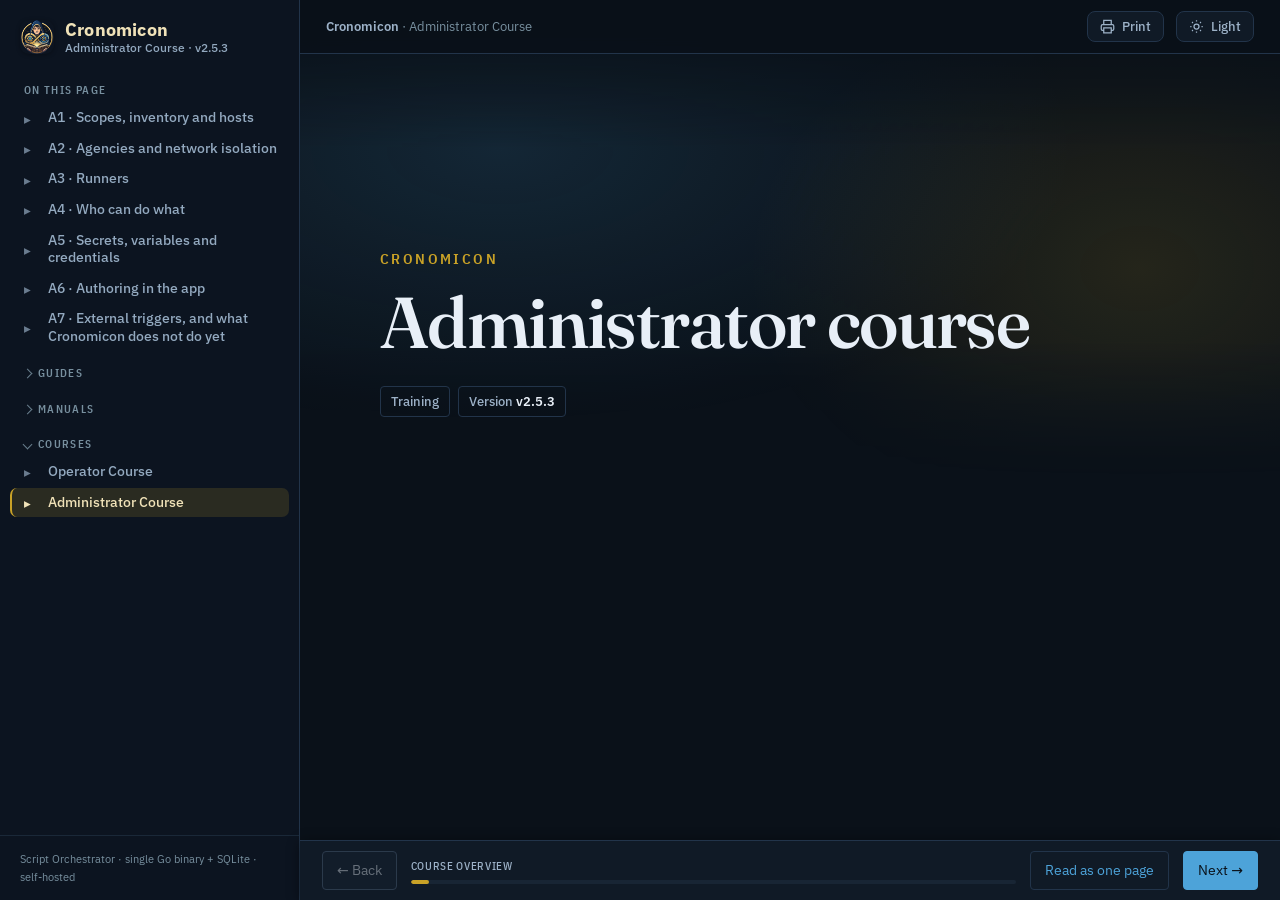
<file: docs/training-admin.html>
<!doctype html>
<html lang="en" data-theme="dark">
<head>
<meta charset="utf-8">
<meta name="viewport" content="width=device-width, initial-scale=1">
<title>Cronomicon — Administrator course</title>
<style>
        /* Fonts are SELF-HOSTED (VU-1), and they are declared HERE rather than via a
 <link> in this <head> for a second reason: vite-manuals-plugin.js injects this
 <style> verbatim into the wrapped runner guides, whose generated <head> has no
 room for link elements. Everything the guides need must live in this block.
 administrator-manual.html carries a byte-identical copy of this <style>, so
 the two books and the guides read as one set (documentation-palette.test.ts
 fails if they drift).

 Why self-hosted: these documents are served by the Cronomicon binary to operators
 on networks that may have no egress to fonts.googleapis.com, and a blocked
 stylesheet silently drops the whole manual to system-ui with no error — the
 same defect frontend/index.html guards against. Faces copied from
 index.html unchanged (Google's own latin / latin-ext subsets); only the origin
 differs. The paths are RELATIVE (fonts/*), never /fonts/*: the manuals and the
 wrapped guides sit beside fonts/ wherever they are served (the app root, where
 Vite copies public/ into backend/web/dist; cronomicon.io/docs/; the release docs
 zip; a checkout opened from disk), and only a relative path resolves in all four.

 Families track theme.ts so the manuals and the product read as one thing: IBM
 Plex Sans for body, Plex Sans Condensed for uppercase structural type, Plex
 Mono for code. No other families are loaded. Fraunces stays on the
 hero and headings only — the manuals are a brand surface; do not spread it.

 Plex Sans and Fraunces are single variable files spanning 400-700; Condensed
 and Mono are static per weight. An unreferenced face is never fetched. */
        @font-face {
            font-family: 'IBM Plex Sans';
            font-style: normal;
            font-weight: 400 700;
            font-display: swap;
            src: url('fonts/plex-sans-400-700-latin-ext.woff2') format('woff2');
            unicode-range: U+0100-02BA, U+02BD-02C5, U+02C7-02CC, U+02CE-02D7, U+02DD-02FF, U+0304, U+0308, U+0329, U+1D00-1DBF, U+1E00-1E9F, U+1EF2-1EFF, U+2020, U+20A0-20AB, U+20AD-20C0, U+2113, U+2C60-2C7F, U+A720-A7FF
        }

        @font-face {
            font-family: 'IBM Plex Sans';
            font-style: normal;
            font-weight: 400 700;
            font-display: swap;
            src: url('fonts/plex-sans-400-700-latin.woff2') format('woff2');
            unicode-range: U+0000-00FF, U+0131, U+0152-0153, U+02BB-02BC, U+02C6, U+02DA, U+02DC, U+0304, U+0308, U+0329, U+2000-206F, U+20AC, U+2122, U+2191, U+2193, U+2212, U+2215, U+FEFF, U+FFFD
        }

        @font-face {
            font-family: 'IBM Plex Sans Condensed';
            font-style: normal;
            font-weight: 500;
            font-display: swap;
            src: url('fonts/plex-sans-condensed-500-latin-ext.woff2') format('woff2');
            unicode-range: U+0100-02BA, U+02BD-02C5, U+02C7-02CC, U+02CE-02D7, U+02DD-02FF, U+0304, U+0308, U+0329, U+1D00-1DBF, U+1E00-1E9F, U+1EF2-1EFF, U+2020, U+20A0-20AB, U+20AD-20C0, U+2113, U+2C60-2C7F, U+A720-A7FF
        }

        @font-face {
            font-family: 'IBM Plex Sans Condensed';
            font-style: normal;
            font-weight: 500;
            font-display: swap;
            src: url('fonts/plex-sans-condensed-500-latin.woff2') format('woff2');
            unicode-range: U+0000-00FF, U+0131, U+0152-0153, U+02BB-02BC, U+02C6, U+02DA, U+02DC, U+0304, U+0308, U+0329, U+2000-206F, U+20AC, U+2122, U+2191, U+2193, U+2212, U+2215, U+FEFF, U+FFFD
        }

        @font-face {
            font-family: 'IBM Plex Sans Condensed';
            font-style: normal;
            font-weight: 600;
            font-display: swap;
            src: url('fonts/plex-sans-condensed-600-latin-ext.woff2') format('woff2');
            unicode-range: U+0100-02BA, U+02BD-02C5, U+02C7-02CC, U+02CE-02D7, U+02DD-02FF, U+0304, U+0308, U+0329, U+1D00-1DBF, U+1E00-1E9F, U+1EF2-1EFF, U+2020, U+20A0-20AB, U+20AD-20C0, U+2113, U+2C60-2C7F, U+A720-A7FF
        }

        @font-face {
            font-family: 'IBM Plex Sans Condensed';
            font-style: normal;
            font-weight: 600;
            font-display: swap;
            src: url('fonts/plex-sans-condensed-600-latin.woff2') format('woff2');
            unicode-range: U+0000-00FF, U+0131, U+0152-0153, U+02BB-02BC, U+02C6, U+02DA, U+02DC, U+0304, U+0308, U+0329, U+2000-206F, U+20AC, U+2122, U+2191, U+2193, U+2212, U+2215, U+FEFF, U+FFFD
        }

        @font-face {
            font-family: 'IBM Plex Mono';
            font-style: normal;
            font-weight: 400;
            font-display: swap;
            src: url('fonts/plex-mono-400-latin-ext.woff2') format('woff2');
            unicode-range: U+0100-02BA, U+02BD-02C5, U+02C7-02CC, U+02CE-02D7, U+02DD-02FF, U+0304, U+0308, U+0329, U+1D00-1DBF, U+1E00-1E9F, U+1EF2-1EFF, U+2020, U+20A0-20AB, U+20AD-20C0, U+2113, U+2C60-2C7F, U+A720-A7FF
        }

        @font-face {
            font-family: 'IBM Plex Mono';
            font-style: normal;
            font-weight: 400;
            font-display: swap;
            src: url('fonts/plex-mono-400-latin.woff2') format('woff2');
            unicode-range: U+0000-00FF, U+0131, U+0152-0153, U+02BB-02BC, U+02C6, U+02DA, U+02DC, U+0304, U+0308, U+0329, U+2000-206F, U+20AC, U+2122, U+2191, U+2193, U+2212, U+2215, U+FEFF, U+FFFD
        }

        @font-face {
            font-family: 'IBM Plex Mono';
            font-style: normal;
            font-weight: 500;
            font-display: swap;
            src: url('fonts/plex-mono-500-latin-ext.woff2') format('woff2');
            unicode-range: U+0100-02BA, U+02BD-02C5, U+02C7-02CC, U+02CE-02D7, U+02DD-02FF, U+0304, U+0308, U+0329, U+1D00-1DBF, U+1E00-1E9F, U+1EF2-1EFF, U+2020, U+20A0-20AB, U+20AD-20C0, U+2113, U+2C60-2C7F, U+A720-A7FF
        }

        @font-face {
            font-family: 'IBM Plex Mono';
            font-style: normal;
            font-weight: 500;
            font-display: swap;
            src: url('fonts/plex-mono-500-latin.woff2') format('woff2');
            unicode-range: U+0000-00FF, U+0131, U+0152-0153, U+02BB-02BC, U+02C6, U+02DA, U+02DC, U+0304, U+0308, U+0329, U+2000-206F, U+20AC, U+2122, U+2191, U+2193, U+2212, U+2215, U+FEFF, U+FFFD
        }

        @font-face {
            font-family: 'Fraunces';
            font-style: normal;
            font-weight: 400 700;
            font-display: swap;
            src: url('fonts/fraunces-400-700-latin-ext.woff2') format('woff2');
            unicode-range: U+0100-02BA, U+02BD-02C5, U+02C7-02CC, U+02CE-02D7, U+02DD-02FF, U+0304, U+0308, U+0329, U+1D00-1DBF, U+1E00-1E9F, U+1EF2-1EFF, U+2020, U+20A0-20AB, U+20AD-20C0, U+2113, U+2C60-2C7F, U+A720-A7FF
        }

        @font-face {
            font-family: 'Fraunces';
            font-style: normal;
            font-weight: 400 700;
            font-display: swap;
            src: url('fonts/fraunces-400-700-latin.woff2') format('woff2');
            unicode-range: U+0000-00FF, U+0131, U+0152-0153, U+02BB-02BC, U+02C6, U+02DA, U+02DC, U+0304, U+0308, U+0329, U+2000-206F, U+20AC, U+2122, U+2191, U+2193, U+2212, U+2215, U+FEFF, U+FFFD
        }

        /* ============================================================
 Cronomicon Manual — palette ported 1:1 from the product
 (frontend/src/theme.ts). Dark is the product default.

 VU-18: these are hand-copied hex literals, so they silently rot
 the next time theme.ts moves. frontend/src/documentation-palette.test.ts
 fails if any hex in this file (or the wrapped runner-guide
 fragments, which reuse this <style> verbatim) is absent from
 theme.ts. When the product palette changes, re-map by ROLE — a
 doc's page background takes the new `bg`, its cards `panel`, its
 links `primary`, its warning callouts `warning` — never by
 eyeballing which new hex looks closest to the old one.

 Two role assignments are easy to get backwards:
 `warning` is a distinct ORANGE, not the brand gold (sharing the gold
 with `accent` would make a warn badge and an in-flight badge
 indistinguishable), and `accent` gold is the BRAND — the hero
 spine, the h2 rule, the active TOC item.
 ============================================================ */
        :root {
            /* Stacks copied from theme.ts (`sans` / `sansCond` / `mono` / `display`) so a
 fallback here matches a fallback there. --sansCond is the uppercase
 structural face — eyebrows, nav group labels, code-block captions. */
            --sans: 'IBM Plex Sans', system-ui, sans-serif;
            --sansCond: 'IBM Plex Sans Condensed', 'IBM Plex Sans', system-ui, sans-serif;
            --mono: 'IBM Plex Mono', ui-monospace, monospace;
            --display: 'Fraunces', Georgia, serif;
            --maxw: 880px;
            --nav-w: 300px;
            --band-pad: clamp(64px, 8vw, 112px);
            --gold-rule: linear-gradient(90deg, var(--accent), color-mix(in srgb, var(--accent) 22%, transparent) 55%, transparent);
        }

        html[data-theme="dark"] {
            --bg: #0a1119;
            --panel: #101a26;
            --panel2: #182534;
            --panelHover: #182534;
            --panelInput: #0d1621;
            --border: #22344a;
            --borderLight: #1a2838;
            --borderStrong: #566c86;
            --text: #e8eff7;
            --textSec: #9db2c8;
            --textMuted: #78909f;
            --onSolid: #0a1119;
            --primary: #4da3d9;
            --primaryHover: #6fb8e5;
            --primaryBg: rgba(77, 163, 217, .15);
            --accent: #c9a227;
            --accentBg: rgba(201, 162, 39, .14);
            --success: #45b26b;
            --successBg: rgba(69, 178, 107, .14);
            --danger: #e05a5a;
            --dangerBg: rgba(224, 90, 90, .14);
            --warning: #d98a2b;
            --warningBg: rgba(217, 138, 43, .14);
            --info: #4da3d9;
            --infoBg: rgba(77, 163, 217, .14);
            --sidebar: #0c1420;
            --sidebarHover: #16222f;
            --sidebarText: #93a9bf;
            --sidebarTextActive: #f0e2b8;
            --sidebarActive: rgba(201, 162, 39, .16);
            --shadow: 0 2px 12px rgba(0, 0, 0, .45);
            --shadowSm: 0 1px 4px rgba(0, 0, 0, .3);
            --code: #0d1621;
            --band: #0d1621;
        }

        html[data-theme="light"] {
            --bg: #f4f6fa;
            --panel: #ffffff;
            --panel2: #eef2f7;
            --panelHover: #eef2f7;
            --panelInput: #ffffff;
            --border: #d5dde8;
            --borderLight: #e6ebf2;
            --borderStrong: #828fa0;
            --text: #131e2b;
            --textSec: #46596e;
            --textMuted: #596c80;
            --onSolid: #ffffff;
            --primary: #15709f;
            --primaryHover: #0f5c85;
            --primaryBg: rgba(21, 112, 159, .10);
            --accent: #7c6311;
            --accentBg: rgba(124, 99, 17, .12);
            --success: #1e7f45;
            --successBg: rgba(30, 127, 69, .10);
            --danger: #c0342f;
            --dangerBg: rgba(192, 52, 47, .10);
            --warning: #9c5f11;
            --warningBg: rgba(156, 95, 17, .12);
            --info: #15709f;
            --infoBg: rgba(21, 112, 159, .10);
            --sidebar: #ffffff;
            --sidebarHover: #eef2f7;
            --sidebarText: #46596e;
            --sidebarTextActive: #131e2b;
            --sidebarActive: rgba(124, 99, 17, .13);
            --shadow: 0 2px 12px rgba(15, 30, 50, .08);
            --shadowSm: 0 1px 4px rgba(15, 30, 50, .05);
            --code: #eef2f7;
            --band: #ffffff;
        }

        * {
            box-sizing: border-box
        }

        html {
            scroll-behavior: smooth
        }

        body {
            margin: 0;
            background: var(--bg);
            color: var(--text);
            font-family: var(--sans);
            font-size: 16px;
            line-height: 1.65;
            -webkit-font-smoothing: antialiased;
            display: flex;
            min-height: 100vh;
        }

        a {
            color: var(--primary);
            text-decoration: none
        }

        a:hover {
            color: var(--primaryHover);
            text-decoration: underline
        }

        code,
        kbd,
        pre {
            font-family: var(--mono)
        }

        /* ---------- Sidebar ----------
 Every colour in this block reads a token, never a hardcoded dark
 literal: light mode has a true light rail (VU-9), so a hardcoded
 pale-slate link would be near-invisible on white. Tokens also keep the
 VU-18 drift guard honest — nothing here to re-map by hand next time. */
        #sidebar {
            width: var(--nav-w);
            flex: 0 0 var(--nav-w);
            background: var(--sidebar);
            position: sticky;
            top: 0;
            height: 100vh;
            overflow-y: auto;
            border-right: 1px solid var(--border);
            display: flex;
            flex-direction: column;
            z-index: 40;
        }

        #sidebar::-webkit-scrollbar {
            width: 8px
        }

        #sidebar::-webkit-scrollbar-thumb {
            background: var(--border);
            border-radius: 8px
        }

        .brand {
            display: flex;
            align-items: center;
            gap: 11px;
            padding: 20px 20px 14px
        }

        .brand .logo {
            width: 34px;
            height: 34px;
            flex: 0 0 34px;
            border-radius: 9px;
            overflow: hidden;
            box-shadow: var(--shadowSm)
        }

        .brand .logo img {
            width: 100%;
            height: 100%;
            object-fit: cover;
            display: block
        }

        .brand .bt {
            display: flex;
            flex-direction: column;
            line-height: 1.15
        }

        .brand .bt b {
            color: var(--sidebarTextActive);
            font-size: 18px;
            font-weight: 700;
            letter-spacing: .2px
        }

        .brand .bt span {
            color: var(--sidebarText);
            font-size: 11.5px;
            font-weight: 500
        }

        .navsearch {
            padding: 0 16px 12px
        }

        .navsearch input {
            width: 100%;
            padding: 8px 11px;
            border-radius: 8px;
            border: 1px solid var(--borderStrong);
            background: var(--panelInput);
            color: var(--text);
            font-family: var(--sans);
            font-size: 13px;
            outline: none
        }

        .navsearch input::placeholder {
            color: var(--textMuted)
        }

        .navsearch input:focus {
            border-color: var(--primary)
        }

        nav.toc {
            padding: 0 10px 30px;
            flex: 1
        }

        /* Condensed 600: the uppercase structural face (theme.ts `sansCond`). 600, not
 700 — the self-hosted Condensed subsets are 500 and 600, and 700 would be
 synthesised. */
        nav.toc .grp {
            margin: 14px 6px 4px;
            padding: 0 8px;
            font-size: 10.5px;
            font-weight: 600;
            font-family: var(--sansCond);
            letter-spacing: .13em;
            text-transform: uppercase;
            color: var(--textMuted)
        }

        /* ---- collapsible part sections ---- */
        nav.toc details.grp-sec {
            margin: 0
        }

        nav.toc summary.grp {
            cursor: pointer;
            list-style: none;
            display: flex;
            align-items: center;
            gap: 7px;
            user-select: none;
            transition: color .15s
        }

        nav.toc summary.grp::-webkit-details-marker {
            display: none
        }

        nav.toc summary.grp:hover {
            color: var(--sidebarText)
        }

        nav.toc summary.grp:before {
            content: "";
            flex: 0 0 6px;
            width: 6px;
            height: 6px;
            border-right: 1.6px solid currentColor;
            border-bottom: 1.6px solid currentColor;
            transform: rotate(-45deg);
            transition: transform .15s;
            opacity: .85
        }

        nav.toc details.grp-sec[open]>summary.grp:before {
            transform: rotate(45deg)
        }

        nav.toc summary.grp:focus-visible {
            outline: 2px solid var(--primary);
            outline-offset: 2px;
            border-radius: 5px
        }

        nav.toc.filtering summary.grp {
            display: none
        }

        nav.toc a {
            display: flex;
            align-items: center;
            gap: 9px;
            padding: 6px 12px;
            margin: 1px 0;
            border-radius: 7px;
            color: var(--sidebarText);
            font-size: 13.5px;
            font-weight: 500;
            text-decoration: none;
            line-height: 1.3;
            border-left: 2px solid transparent
        }

        nav.toc a .ic {
            width: 15px;
            height: 15px;
            flex: 0 0 15px;
            opacity: .7
        }

        nav.toc a:hover {
            background: var(--sidebarHover);
            color: var(--sidebarTextActive);
            text-decoration: none
        }

        nav.toc a.active {
            background: var(--sidebarActive);
            color: var(--sidebarTextActive);
            border-left-color: var(--accent)
        }

        nav.toc a.active .ic {
            opacity: 1
        }

        nav.toc a.hidden {
            display: none
        }

        nav.toc .grp .grp-adv {
            display: inline-block;
            margin-left: 6px;
            padding: 0 6px;
            border-radius: 20px;
            background: var(--accentBg);
            color: var(--accent);
            font-size: 8.5px;
            letter-spacing: .06em;
            border: 1px solid var(--accent)
        }

        .sb-foot {
            padding: 14px 20px;
            border-top: 1px solid var(--borderLight);
            color: var(--textMuted);
            font-size: 11px
        }

        /* ---------- Topbar ---------- */
        #topbar {
            position: sticky;
            top: 0;
            z-index: 30;
            display: flex;
            align-items: center;
            gap: 12px;
            padding: 11px 26px;
            background: color-mix(in srgb, var(--bg) 86%, transparent);
            backdrop-filter: blur(9px);
            border-bottom: 1px solid var(--border)
        }

        #topbar .crumbs {
            flex: 1;
            color: var(--textMuted);
            font-size: 13px;
            min-width: 0;
            overflow: hidden;
            text-overflow: ellipsis;
            white-space: nowrap
        }

        #topbar .crumbs b {
            color: var(--textSec);
            font-weight: 600
        }

        .tbtn {
            display: inline-flex;
            align-items: center;
            gap: 7px;
            padding: 6px 12px;
            border-radius: 8px;
            border: 1px solid var(--border);
            background: var(--panel);
            color: var(--textSec);
            font-family: var(--sans);
            font-size: 13px;
            font-weight: 500;
            cursor: pointer;
            transition: .15s
        }

        .tbtn:hover {
            background: var(--panelHover);
            color: var(--text);
            border-color: var(--primary)
        }

        .tbtn svg {
            width: 15px;
            height: 15px
        }

        #menuToggle {
            display: none
        }

        /* ---------- Main ---------- */
        #wrap {
            flex: 1;
            min-width: 0;
            display: flex;
            flex-direction: column;
            /* The bands (below) paint past main's reading measure to the edges of this
 pane. clip, not hidden: it trims them here without turning #wrap into a
 scroll container, so the sticky topbar keeps sticking. */
            overflow-x: clip
        }

        main {
            width: 100%;
            max-width: var(--maxw);
            margin: 0 auto;
            padding: 0 30px
        }

        section {
            padding-top: 30px;
            margin-top: 18px;
            scroll-margin-top: 70px
        }

        /* ---------- Hero ----------
 The site's hero, not a card: the title sits on the page under the same two
 glows cronomicon.io uses (gold toward the right, sky toward the top left),
 painted by ::before across the whole pane (as the Bands are). The glow positions are
 offsets from main's edges (100vmax is how far ::before overhangs each side)
 so they land in the same place at every pane width. */
        .hero {
            position: relative;
            isolation: isolate;
            padding: clamp(56px, 8vw, 104px) 0 clamp(40px, 5vw, 64px)
        }

        /* Starts above the hero, as the site's does, and fades out before its
 bottom edge, so the glow has no hard edge at either end — including on a
 course's cover slide, where the hero sits mid-screen. */
        .hero::before {
            content: "";
            position: absolute;
            z-index: -1;
            inset: -140px -100vmax 0;
            pointer-events: none;
            background:
                radial-gradient(ellipse 560px 400px at calc(100% - 100vmax - 60px) 55%, var(--accentBg), transparent 70%),
                radial-gradient(ellipse 820px 400px at calc(100vmax + 120px) 140px, var(--primaryBg), transparent 70%);
            -webkit-mask-image: linear-gradient(to bottom, transparent, black 140px, black 70%, transparent);
            mask-image: linear-gradient(to bottom, transparent, black 140px, black 70%, transparent)
        }

        /* The Cronomicon wordmark, set as the site's header sets it. */
        .hero .eyebrow {
            margin: 0 0 20px;
            font-family: var(--sansCond);
            font-size: 15px;
            font-weight: 600;
            line-height: 1;
            letter-spacing: .16em;
            text-transform: uppercase;
            color: var(--accent)
        }

        .hero h1 {
            font-family: var(--display);
            font-optical-sizing: auto;
            font-size: clamp(44px, 1.9rem + 3.4vw, 72px);
            line-height: 1;
            margin: 0 0 .32em;
            font-weight: 560;
            letter-spacing: -.022em;
            text-wrap: balance
        }

        .hero p.lead {
            font-size: 19px;
            line-height: 1.6;
            color: var(--textSec);
            max-width: 58ch;
            margin: 0;
            text-wrap: pretty
        }

        .hero .meta {
            display: flex;
            flex-wrap: wrap;
            gap: 8px;
            margin-top: 28px
        }

        .hero .meta .chip {
            font-size: 13px;
            color: var(--textSec);
            border: 1px solid var(--border);
            border-radius: 4px;
            padding: 4px 10px;
            font-weight: 500
        }

        .hero .meta .chip b {
            color: var(--text);
            font-weight: 600
        }

        /* ---------- Typography ---------- */
        h2 {
            font-family: var(--display);
            font-optical-sizing: auto;
            font-size: 30px;
            font-weight: 600;
            letter-spacing: -.01em;
            margin: .3em 0 .55em;
            padding-bottom: .34em;
            border-bottom: 2px solid transparent;
            border-image: var(--gold-rule) 1;
            display: flex;
            align-items: center;
            gap: 13px
        }

        h2 .secnum {
            font-family: var(--sans);
            font-size: 14px;
            color: var(--onSolid);
            background: var(--primary);
            min-width: 32px;
            height: 32px;
            border-radius: 9px;
            display: inline-grid;
            place-items: center;
            font-weight: 700;
            flex: 0 0 auto;
            box-shadow: var(--shadowSm)
        }

        h3 {
            font-family: var(--display);
            font-optical-sizing: auto;
            font-size: 21.5px;
            font-weight: 600;
            letter-spacing: -.005em;
            margin: 1.8em 0 .5em;
            color: var(--text)
        }

        h4 {
            font-size: 16px;
            font-weight: 650;
            margin: 1.5em 0 .4em;
            color: var(--text);
            letter-spacing: .005em
        }

        p {
            margin: .7em 0
        }

        ul,
        ol {
            margin: .6em 0;
            padding-left: 1.4em
        }

        li {
            margin: .32em 0
        }

        .lead-p {
            font-size: 17.5px;
            color: var(--textSec);
            margin: .2em 0 1.1em
        }

        strong {
            font-weight: 650;
            color: var(--text)
        }

        em {
            color: var(--textSec)
        }

        hr {
            border: none;
            border-top: 1px solid var(--border);
            margin: 2em 0
        }

        .muted {
            color: var(--textMuted)
        }

        /* ---------- Code ---------- */
        code:not(pre code) {
            background: var(--panel2);
            border: 1px solid var(--borderLight);
            padding: .08em .42em;
            border-radius: 5px;
            font-size: .86em;
            color: var(--text);
            white-space: nowrap
        }

        .codeblock {
            position: relative;
            margin: 1em 0
        }

        .codeblock pre {
            background: var(--code);
            border: 1px solid var(--border);
            border-radius: 11px;
            padding: 16px 18px;
            overflow-x: auto;
            font-size: 13.5px;
            line-height: 1.6;
            color: var(--text);
            margin: 0
        }

        .codeblock .cap {
            font-size: 11px;
            font-weight: 600;
            font-family: var(--sansCond);
            letter-spacing: .06em;
            text-transform: uppercase;
            color: var(--textMuted);
            padding: 0 2px 6px
        }

        .copybtn {
            position: absolute;
            top: 8px;
            right: 8px;
            background: var(--panel2);
            border: 1px solid var(--border);
            color: var(--textSec);
            border-radius: 7px;
            padding: 4px 9px;
            font-size: 11px;
            font-family: var(--sans);
            font-weight: 600;
            cursor: pointer;
            opacity: 0;
            transition: .15s
        }

        .codeblock:hover .copybtn {
            opacity: 1
        }

        .copybtn:hover {
            background: var(--primary);
            color: var(--onSolid);
            border-color: var(--primary)
        }

        .copybtn.ok {
            background: var(--success);
            color: var(--onSolid);
            border-color: var(--success)
        }

        /* ---------- Tables ---------- */
        .tbl-wrap {
            overflow-x: auto;
            margin: 1.1em 0;
            border: 1px solid var(--border);
            border-radius: 12px;
            box-shadow: var(--shadowSm)
        }

        table {
            border-collapse: collapse;
            width: 100%;
            font-size: 14px
        }

        table.matrix {
            min-width: 640px
        }

        th,
        td {
            text-align: left;
            padding: 9px 14px;
            border-bottom: 1px solid var(--borderLight);
            vertical-align: top
        }

        thead th {
            background: var(--panel2);
            color: var(--textSec);
            font-weight: 650;
            font-size: 12.5px;
            letter-spacing: .02em;
            position: sticky;
            top: 0
        }

        tbody tr:last-child td {
            border-bottom: none
        }

        tbody tr:hover {
            background: var(--panelHover)
        }

        td code {
            white-space: normal
        }

        .tick {
            color: var(--success);
            font-weight: 800
        }

        .cross {
            color: var(--textMuted)
        }

        .enf {
            background: var(--successBg)
        }

        /* ---------- Callouts ---------- */
        .callout {
            border-radius: 11px;
            padding: 14px 17px 14px 16px;
            margin: 1.2em 0;
            border: 1px solid var(--border);
            background: var(--panel);
            border-left-width: 4px;
            position: relative;
            font-size: 14.5px
        }

        .callout .ct {
            font-weight: 700;
            display: flex;
            align-items: center;
            gap: 8px;
            margin-bottom: 3px;
            font-size: 14px
        }

        .callout p:first-of-type {
            margin-top: .2em
        }

        .callout p:last-child {
            margin-bottom: 0
        }

        .callout.note {
            border-left-color: var(--info);
            background: var(--infoBg)
        }

        .callout.tip {
            border-left-color: var(--success);
            background: var(--successBg)
        }

        .callout.warn {
            border-left-color: var(--warning);
            background: var(--warningBg)
        }

        .callout.danger {
            border-left-color: var(--danger);
            background: var(--dangerBg)
        }

        .callout.gotcha {
            border-left-color: var(--accent);
            background: var(--accentBg)
        }

        .callout.plain {
            border-left-color: var(--primary);
            background: var(--primaryBg)
        }

        .callout.plain .ct {
            color: var(--primary)
        }

        .callout .ct .em {
            font-size: 16px
        }

        /* ---------- "Advanced" heading badge ---------- */
        .adv {
            display: inline-flex;
            align-items: center;
            gap: 5px;
            font-size: 10.5px;
            font-weight: 600;
            font-family: var(--sansCond);
            letter-spacing: .06em;
            text-transform: uppercase;
            padding: 2px 8px;
            border-radius: 30px;
            background: var(--accentBg);
            color: var(--accent);
            border: 1px solid var(--accent);
            vertical-align: middle;
            margin-left: 9px;
            line-height: 1.4
        }

        .adv:before {
            content: "▸";
            font-size: 10px
        }

        /* ---------- Start-here on-ramp ----------
 Open, like the site's lists: no card around the block and none around each
 persona, just three columns parted by hairlines. */
        .starthere {
            padding: 0 0 clamp(56px, 7vw, 88px)
        }

        .starthere>.sh-hd {
            font-family: var(--display);
            font-optical-sizing: auto;
            font-size: 26px;
            font-weight: 580;
            line-height: 1.2;
            letter-spacing: -.012em;
            margin: 0 0 8px
        }

        .starthere>.sh-sub {
            color: var(--textSec);
            font-size: 16px;
            max-width: 64ch;
            margin: 0 0 26px
        }

        .persona-grid {
            display: grid;
            grid-template-columns: repeat(3, minmax(0, 1fr));
            border-top: 1px solid var(--border)
        }

        .persona {
            display: flex;
            flex-direction: column;
            padding: 20px 24px 0 0
        }

        .persona+.persona {
            padding-left: 24px;
            border-left: 1px solid var(--borderLight)
        }

        .persona .ph {
            display: flex;
            align-items: center;
            gap: 9px;
            font-weight: 650;
            font-size: 16px;
            margin-bottom: 6px
        }

        .persona .ph .em {
            font-size: 19px
        }

        .persona .pdesc {
            color: var(--textSec);
            font-size: 14.5px;
            line-height: 1.55;
            flex: 1;
            margin: 0 0 12px
        }

        .persona .ppath {
            font-size: 14px;
            font-weight: 600;
            color: var(--primary)
        }

        .persona .ppath:hover {
            color: var(--primaryHover)
        }

        @media(max-width:760px) {
            .persona-grid {
                grid-template-columns: minmax(0, 1fr)
            }

            .persona,
            .persona+.persona {
                padding: 18px 0;
                border-left: 0
            }

            .persona+.persona {
                border-top: 1px solid var(--borderLight)
            }
        }

        /* ---------- Jargon buster ---------- */
        .jargon {
            margin: 1.3em 0;
            border: 1px solid var(--border);
            border-radius: 13px;
            overflow: hidden
        }

        .jargon table {
            margin: 0;
            border: none
        }

        .jargon td {
            vertical-align: top;
            padding: 11px 16px;
            border-top: 1px solid var(--borderLight)
        }

        .jargon tr:first-child td {
            border-top: none
        }

        .jargon td:first-child {
            font-weight: 650;
            color: var(--text);
            white-space: nowrap;
            width: 1%
        }

        .jargon td:last-child {
            color: var(--textSec);
            font-size: 14px
        }

        /* ---------- Cards / grids ---------- */
        .grid {
            display: grid;
            gap: 14px;
            margin: 1.2em 0
        }

        .grid.c2 {
            grid-template-columns: repeat(auto-fit, minmax(250px, 1fr))
        }

        .grid.c3 {
            grid-template-columns: repeat(auto-fit, minmax(210px, 1fr))
        }

        .grid.c4 {
            grid-template-columns: repeat(auto-fit, minmax(175px, 1fr))
        }

        .card {
            background: var(--panel);
            border: 1px solid var(--border);
            border-radius: 15px;
            padding: 20px;
            box-shadow: var(--shadowSm);
            transition: transform .18s ease, box-shadow .18s ease, border-color .18s ease
        }

        .card:hover {
            transform: translateY(-2px);
            box-shadow: var(--shadow);
            border-color: color-mix(in srgb, var(--accent) 45%, var(--border))
        }

        .card h4 {
            margin-top: 0
        }

        .card .ic-lg {
            width: 30px;
            height: 30px;
            color: var(--primary);
            margin-bottom: 6px
        }

        /* ---------- Steps ---------- */
        ol.steps {
            counter-reset: st;
            list-style: none;
            padding-left: 0;
            margin: 1em 0
        }

        ol.steps>li {
            counter-increment: st;
            position: relative;
            padding: 4px 0 14px 44px;
            margin: 0
        }

        ol.steps>li:before {
            content: counter(st);
            position: absolute;
            left: 0;
            top: 2px;
            width: 28px;
            height: 28px;
            background: var(--primaryBg);
            color: var(--primary);
            border: 1px solid var(--primary);
            border-radius: 50%;
            display: grid;
            place-items: center;
            font-weight: 700;
            font-size: 13px;
            font-family: var(--mono)
        }

        ol.steps>li:not(:last-child):after {
            content: "";
            position: absolute;
            left: 14px;
            top: 32px;
            bottom: 2px;
            width: 1px;
            background: var(--border)
        }

        /* ---------- Pills / badges ---------- */
        .pill {
            display: inline-flex;
            align-items: center;
            gap: 5px;
            padding: 2px 9px;
            border-radius: 30px;
            font-size: 12px;
            font-weight: 600;
            font-family: var(--sans);
            white-space: nowrap;
            line-height: 1.5
        }

        .pill .dot {
            width: 7px;
            height: 7px;
            border-radius: 50%;
            display: inline-block
        }

        .pill.ok {
            background: var(--successBg);
            color: var(--success)
        }

        .pill.ok .dot {
            background: var(--success)
        }

        .pill.fail {
            background: var(--dangerBg);
            color: var(--danger)
        }

        .pill.fail .dot {
            background: var(--danger)
        }

        .pill.warn {
            background: var(--warningBg);
            color: var(--warning)
        }

        .pill.warn .dot {
            background: var(--warning)
        }

        .pill.run {
            background: var(--infoBg);
            color: var(--info)
        }

        .pill.run .dot {
            background: var(--info)
        }

        .pill.mut {
            background: var(--panel2);
            color: var(--textMuted)
        }

        .pill.mut .dot {
            background: var(--textMuted)
        }

        .pill.crn {
            background: var(--accentBg);
            color: var(--accent)
        }

        .pill.git {
            background: var(--panel2);
            color: var(--textSec)
        }

        .tag {
            display: inline-block;
            font-family: var(--mono);
            font-size: 11.5px;
            background: var(--panel2);
            border: 1px solid var(--borderLight);
            border-radius: 5px;
            padding: 1px 7px;
            color: var(--textSec);
            font-weight: 500
        }

        /* ---------- Figures / SVG ---------- */
        figure {
            margin: 1.4em 0;
            background: var(--panel);
            border: 1px solid var(--border);
            border-radius: 14px;
            padding: 20px;
            box-shadow: var(--shadowSm);
            overflow: hidden
        }

        figure svg {
            display: block;
            width: 100%;
            height: auto
        }

        figcaption {
            margin-top: 12px;
            font-size: 13px;
            color: var(--textMuted);
            text-align: center;
            font-style: italic
        }

        /* Screenshots — each figure.shot carries a dark AND a light capture of the real
 app (frontend/public/manual/<view>-<theme>.png, referenced as manual/*); the pair
 swaps with the manual's own theme toggle so the pictured UI always matches the
 reader's chosen theme. Captures are 1600×900 with seeded demo data; the
 width/height attributes prevent layout shift under loading="lazy". */
        figure.shot {
            padding: 10px
        }

        figure.shot img {
            display: block;
            width: 100%;
            height: auto;
            border: 1px solid var(--borderLight);
            border-radius: 9px
        }

        figure.shot figcaption {
            margin-top: 10px
        }

        html[data-theme="dark"] figure.shot img.light {
            display: none
        }

        html[data-theme="light"] figure.shot img.dark {
            display: none
        }

        .svg-box {
            fill: var(--panel2);
            stroke: var(--border)
        }

        .svg-box-p {
            fill: var(--primaryBg);
            stroke: var(--primary)
        }

        .svg-box-a {
            fill: var(--accentBg);
            stroke: var(--accent)
        }

        .svg-box-s {
            fill: var(--successBg);
            stroke: var(--success)
        }

        .svg-box-d {
            fill: var(--dangerBg);
            stroke: var(--danger)
        }

        .svg-lbl {
            fill: var(--text);
            font-family: var(--sans);
            font-weight: 600
        }

        .svg-sub {
            fill: var(--textMuted);
            font-family: var(--sans)
        }

        .svg-line {
            stroke: var(--textMuted);
            stroke-width: 1.6;
            fill: none
        }

        .svg-line-p {
            stroke: var(--primary);
            stroke-width: 1.8;
            fill: none
        }

        .svg-mono {
            fill: var(--textSec);
            font-family: var(--mono)
        }

        /* ---------- Definition list (glossary) ---------- */
        dl.gloss dt {
            font-weight: 650;
            color: var(--text);
            margin-top: 1.1em;
            font-size: 15px;
            scroll-margin-top: 70px
        }

        dl.gloss dt .tag {
            margin-left: 8px
        }

        dl.gloss dd {
            margin: .25em 0 0;
            color: var(--textSec);
            font-size: 14.5px
        }

        .gloss-letter {
            font-family: var(--mono);
            color: var(--primary);
            font-weight: 700
        }

        /* ---------- FAQ accordion ---------- */
        details.faq {
            border: 1px solid var(--border);
            border-radius: 10px;
            margin: 9px 0;
            background: var(--panel);
            overflow: hidden
        }

        details.faq summary {
            cursor: pointer;
            padding: 13px 16px;
            font-weight: 600;
            list-style: none;
            display: flex;
            align-items: center;
            gap: 10px;
            font-size: 15px
        }

        details.faq summary::-webkit-details-marker {
            display: none
        }

        details.faq summary:before {
            content: "+";
            color: var(--primary);
            font-weight: 800;
            font-size: 18px;
            width: 14px
        }

        details.faq[open] summary:before {
            content: "–"
        }

        details.faq[open] summary {
            border-bottom: 1px solid var(--borderLight);
            background: var(--panel2)
        }

        details.faq .body {
            padding: 13px 16px 15px 40px
        }

        details.faq .body p {
            margin: .4em 0
        }

        /* §7.5 — Run-dialog behaviours set in the dialog's own idiom: a disclosure
 bar whose right edge is the collapsed one-line summary (RU redesign) */
        details.dlgbar {
            border: 1px solid var(--border);
            border-radius: 10px;
            margin: 9px 0;
            background: var(--panel);
            overflow: hidden
        }

        details.dlgbar summary {
            cursor: pointer;
            list-style: none;
            display: flex;
            align-items: baseline;
            gap: 10px;
            padding: 12px 16px
        }

        details.dlgbar summary::-webkit-details-marker {
            display: none
        }

        details.dlgbar summary:before {
            content: "▸";
            color: var(--primary);
            font-size: 12px;
            flex: 0 0 12px
        }

        details.dlgbar[open] summary:before {
            content: "▾"
        }

        details.dlgbar summary .t {
            font-weight: 700
        }

        details.dlgbar summary .pill {
            flex: 0 0 auto
        }

        details.dlgbar summary .sum {
            margin-left: auto;
            color: var(--textMuted);
            font-size: 13px;
            text-align: right;
            white-space: nowrap;
            overflow: hidden;
            text-overflow: ellipsis;
            max-width: 52%
        }

        details.dlgbar[open] summary {
            border-bottom: 1px solid var(--borderLight);
            background: var(--panel2)
        }

        details.dlgbar .body {
            padding: 13px 18px 15px 38px;
            max-width: 76ch
        }

        details.dlgbar .body p {
            margin: .55em 0
        }

        details.dlgbar summary:focus-visible {
            outline: 2px solid var(--primary);
            outline-offset: 2px
        }

        @media(max-width:640px) {
            details.dlgbar summary .sum {
                display: none
            }
        }

        .faq-cause {
            color: var(--textMuted);
            font-size: 13.5px
        }

        /* ---------- Bands (cronomicon.io's section rhythm) ----------
 Every chapter is a full-width band, as every section of the site's home page
 is: chapters alternate between the page colour and --band with a hairline
 between them, so a manual reads as a run of rooms rather than one long wall.
 Each part opens on a .partband title page that indexes its chapters.

 The colour is painted by ::before, which overhangs main by 100vmax on each
 side and is trimmed to the pane by #wrap's overflow-x: clip, so the text
 keeps main's reading measure while the band runs edge to edge. Classes, not
 a bare `section` selector: the training deck builds section.tr-slide at
 runtime and must not pick any of this up. */
        section.chap,
        .partband,
        .docfoot {
            position: relative;
            isolation: isolate
        }

        section.chap::before,
        .partband::before,
        .docfoot::before {
            content: "";
            position: absolute;
            z-index: -1;
            inset: 0 -100vmax;
            pointer-events: none
        }

        section.chap {
            margin: 0;
            padding: var(--band-pad) 0
        }

        section.chap::before {
            border-top: 1px solid var(--borderLight)
        }

        section.chap.alt::before {
            background: var(--band)
        }

        /* A white card on a white band disappears; lift panels onto the page
 colour there, as the site does for its diagrams. */
        html[data-theme="light"] section.chap.alt {
            --panel: #f4f6fa;
            --panelHover: #eef2f7
        }

        section.chap>h2 {
            display: block;
            margin: 0 0 .55em;
            padding: 0;
            border: 0;
            border-image: none;
            font-size: clamp(30px, 1.2rem + 1.9vw, 44px);
            font-weight: 580;
            line-height: 1.08;
            letter-spacing: -.018em;
            text-wrap: balance
        }

        /* The chapter number, in the § form the cross-references use ("see
 §6.5"), on the site's fading gold rule. */
        section.chap>h2 .secnum {
            display: flex;
            align-items: center;
            gap: 0;
            min-width: 0;
            height: auto;
            margin: 0 0 18px;
            background: none;
            box-shadow: none;
            border-radius: 0;
            color: var(--accent);
            font-family: var(--display);
            font-size: 20px;
            font-weight: 520;
            letter-spacing: 0;
            font-variant-numeric: lining-nums
        }

        section.chap>h2 .secnum::before {
            content: "\00a7\2009"
        }

        section.chap>h2 .secnum::after {
            content: "";
            flex: 1;
            margin-left: 16px;
            height: 1px;
            background: var(--gold-rule)
        }

        /* A guide's chapter anchor is its h2; land it clear of the sticky topbar. */
        section.chap>h2[id] {
            scroll-margin-top: 84px
        }

        section.chap>.lead-p {
            font-size: 19px;
            line-height: 1.6;
            max-width: 64ch;
            text-wrap: pretty
        }

        section.chap>.view-hd {
            margin: 0 0 1em
        }

        /* Part title pages: the one loud moment, lit like the site's closing
 section. */
        .partband {
            padding: calc(var(--band-pad) * 1.25) 0 var(--band-pad);
            scroll-margin-top: 70px
        }

        .partband::before {
            border-top: 1px solid var(--border);
            background: radial-gradient(ellipse 640px 440px at calc(100vmax + 80px) 100%, var(--accentBg), transparent 70%)
        }

        .partband .part-no {
            margin: 0 0 10px;
            font-family: var(--display);
            font-size: 22px;
            font-weight: 520;
            color: var(--accent)
        }

        .partband h2 {
            display: block;
            margin: 0 0 .3em;
            padding: 0;
            border: 0;
            border-image: none;
            font-size: clamp(42px, 1.6rem + 3.4vw, 68px);
            font-weight: 560;
            line-height: 1;
            letter-spacing: -.024em;
            text-wrap: balance
        }

        .partband .part-sum {
            font-size: 19px;
            line-height: 1.6;
            color: var(--textSec);
            max-width: 54ch;
            margin: 0 0 40px;
            text-wrap: pretty
        }

        .part-index {
            list-style: none;
            margin: 0;
            padding: 0;
            columns: 2 260px;
            column-gap: 48px
        }

        .part-index li {
            margin: 0;
            break-inside: avoid;
            border-top: 1px solid var(--borderLight)
        }

        .part-index a {
            display: flex;
            align-items: baseline;
            gap: 14px;
            padding: 11px 2px;
            color: var(--text);
            font-weight: 500
        }

        .part-index a:hover {
            color: var(--accent);
            text-decoration: none
        }

        .part-index .n {
            flex: 0 0 1.8em;
            font-family: var(--display);
            font-size: 17px;
            color: var(--accent);
            font-variant-numeric: lining-nums tabular-nums
        }

        /* The colophon closes the pane on the band colour. */
        .docfoot {
            padding: 44px 0 96px;
            color: var(--textMuted);
            font-size: 13px
        }

        .docfoot::before {
            background: var(--band);
            border-top: 1px solid var(--border)
        }

        .docfoot strong {
            color: var(--text)
        }

        /* ---------- Section intro / view header ---------- */
        .view-hd {
            display: flex;
            align-items: center;
            gap: 12px;
            flex-wrap: wrap;
            margin: .2em 0 .6em
        }

        .route {
            font-family: var(--mono);
            font-size: 12.5px;
            background: var(--panel2);
            border: 1px solid var(--border);
            border-radius: 7px;
            padding: 3px 9px;
            color: var(--primary);
            font-weight: 500
        }

        .gate {
            font-size: 11.5px;
            font-weight: 600;
            padding: 3px 9px;
            border-radius: 7px
        }

        .gate.admin {
            background: var(--accentBg);
            color: var(--accent)
        }

        .gate.any {
            background: var(--successBg);
            color: var(--success)
        }

        /* ---------- Back to top ---------- */
        #totop {
            position: fixed;
            right: 22px;
            bottom: 22px;
            width: 42px;
            height: 42px;
            border-radius: 50%;
            background: var(--primary);
            color: var(--onSolid);
            border: none;
            cursor: pointer;
            box-shadow: var(--shadow);
            display: grid;
            place-items: center;
            opacity: 0;
            pointer-events: none;
            transition: .25s;
            z-index: 50
        }

        #totop.show {
            opacity: 1;
            pointer-events: auto
        }

        #totop:hover {
            background: var(--primaryHover)
        }

        /* keyboard hint */
        .kbd {
            font-family: var(--mono);
            font-size: 11px;
            background: var(--panel2);
            border: 1px solid var(--border);
            border-bottom-width: 2px;
            border-radius: 5px;
            padding: 1px 6px;
            color: var(--textSec)
        }

        /* ---------- Gentle motion (one calm entrance; disabled on request) ---------- */
        @keyframes heroRise {
            from {
                opacity: 0;
                transform: translateY(10px)
            }

            to {
                opacity: 1;
                transform: none
            }
        }

        .hero {
            animation: heroRise .5s cubic-bezier(.22, .61, .36, 1) both
        }

        @media(prefers-reduced-motion:reduce) {
            * {
                animation: none !important;
                transition: none !important;
                scroll-behavior: auto !important
            }

            .card:hover,
            .persona:hover {
                transform: none
            }
        }

        /* ---------- Responsive ---------- */
        #scrim {
            display: none
        }

        @media(max-width:1040px) {
            #menuToggle {
                display: inline-flex
            }

            #sidebar {
                position: fixed;
                left: 0;
                top: 0;
                transform: translateX(-102%);
                transition: transform .25s;
                box-shadow: var(--shadow)
            }

            body.nav-open #sidebar {
                transform: translateX(0)
            }

            body.nav-open #scrim {
                display: block;
                position: fixed;
                inset: 0;
                background: rgba(0, 0, 0, .5);
                z-index: 35
            }

            main {
                padding: 0 18px
            }
        }

        @media print {

            #sidebar,
            #topbar,
            #totop,
            .copybtn {
                display: none !important
            }

            body {
                display: block;
                font-size: 11pt
            }

            main {
                max-width: none
            }

            .callout,
            .card,
            figure,
            .codeblock pre,
            .tbl-wrap {
                break-inside: avoid
            }

            section {
                padding-top: 10px
            }

            section.chap,
            .partband,
            .hero {
                padding: 24px 0
            }

            section.chap::before,
            .partband::before,
            .hero::before,
            .docfoot::before {
                display: none
            }

            .partband {
                break-before: page
            }

            a {
                color: inherit;
                text-decoration: none
            }
        }
    </style>
  <!-- analytics:start -->
  <script async src="https://www.googletagmanager.com/gtag/js?id=G-DD4PJF5X7S"></script>
  <script>
    window.dataLayer = window.dataLayer || [];
    function gtag(){dataLayer.push(arguments);}
    gtag("js", new Date());
    gtag("config", "G-DD4PJF5X7S");
  </script>
  <!-- analytics:end -->
</head>
<body>
<div id="scrim" onclick="document.body.classList.remove('nav-open')"></div>
<aside id="sidebar">
  <div class="brand">
    <div class="logo"><img src="[data-uri]" alt="Cronomicon logo"></div>
    <div class="bt"><b>Cronomicon</b><span>Administrator Course · v2.5.3</span></div>
  </div>
  <nav class="toc" id="toc">
    <div class="grp">On this page</div>
      <a href="#a1-scopes-inventory-and-hosts"><span class="ic">&#9656;</span> A1 · Scopes, inventory and hosts</a>
      <a href="#a2-agencies-and-network-isolation"><span class="ic">&#9656;</span> A2 · Agencies and network isolation</a>
      <a href="#a3-runners"><span class="ic">&#9656;</span> A3 · Runners</a>
      <a href="#a4-who-can-do-what"><span class="ic">&#9656;</span> A4 · Who can do what</a>
      <a href="#a5-secrets-variables-and-credentials"><span class="ic">&#9656;</span> A5 · Secrets, variables and credentials</a>
      <a href="#a6-authoring-in-the-app"><span class="ic">&#9656;</span> A6 · Authoring in the app</a>
      <a href="#a7-external-triggers-and-what-cronomicon-does-not-do-yet"><span class="ic">&#9656;</span> A7 · External triggers, and what Cronomicon does not do yet</a>
    <details class="grp-sec"><summary class="grp">Guides</summary>
      <a href="runner-install.html"><span class="ic">&#9656;</span> Runner Install Guide</a>
      <a href="runner-manage.html"><span class="ic">&#9656;</span> Runner Config Guide</a>
      <a href="runner-security.html"><span class="ic">&#9656;</span> Runner Security Guide</a>
      <a href="ansible-guide.html"><span class="ic">&#9656;</span> Ansible Guide</a>
      <a href="bash-guide.html"><span class="ic">&#9656;</span> Bash Guide</a>
      <a href="powershell-guide.html"><span class="ic">&#9656;</span> PowerShell Guide</a>
      <a href="python-guide.html"><span class="ic">&#9656;</span> Python Guide</a>
    </details>
    <details class="grp-sec"><summary class="grp">Manuals</summary>
      <a href="user-manual.html">&#128213; User Manual &rarr;</a>
      <a href="administrator-manual.html">&#9881;&#65039; Administrator Manual &rarr;</a>
    </details>
    <details class="grp-sec" open><summary class="grp">Courses</summary>
      <a href="training-operator.html"><span class="ic">&#9656;</span> Operator Course</a>
      <a class="active"><span class="ic">&#9656;</span> Administrator Course</a>
    </details>
  </nav>
  <div class="sb-foot">Script Orchestrator · single Go binary + SQLite · self-hosted</div>
</aside>
<div id="wrap">
<header id="topbar">
  <button class="tbtn" id="menuToggle" aria-label="Toggle navigation" onclick="document.body.classList.toggle('nav-open')">
    <svg viewBox="0 0 24 24" fill="none" stroke="currentColor" stroke-width="2"><path d="M3 6h18M3 12h18M3 18h18"/></svg>
  </button>
  <div class="crumbs" id="crumbs"><b>Cronomicon</b> · Administrator Course</div>
  <button class="tbtn" onclick="window.print()" title="Print or save as PDF">
    <svg viewBox="0 0 24 24" fill="none" stroke="currentColor" stroke-width="2"><path d="M6 9V2h12v7M6 18H4a2 2 0 0 1-2-2v-5a2 2 0 0 1 2-2h16a2 2 0 0 1 2 2v5a2 2 0 0 1-2 2h-2M6 14h12v8H6z"/></svg>
    Print
  </button>
  <button class="tbtn" id="themeBtn" onclick="toggleTheme()" title="Toggle light / dark">
    <svg id="themeIcon" viewBox="0 0 24 24" fill="none" stroke="currentColor" stroke-width="2"><circle cx="12" cy="12" r="4"/><path d="M12 2v2M12 20v2M4.9 4.9l1.4 1.4M17.7 17.7l1.4 1.4M2 12h2M20 12h2M4.9 19.1l1.4-1.4M17.7 6.3l1.4-1.4"/></svg>
    <span id="themeLabel">Light</span>
  </button>
</header>
<main>
  <div class="hero">
    <div class="eyebrow">Cronomicon</div>
    <h1>Administrator course</h1>
    <div class="meta">
      <span class="chip">Training</span>
      <span class="chip">Version <b>v2.5.3</b></span>
    </div>
  </div>
  <!--
  Administrator training course — body-only fragment (TR-4,
  the training-course plan). Published by
  frontend/vite-manuals-plugin.js as a GUIDES entry.

  THE WIDGET STYLE AND SCRIPT BLOCKS BELOW ARE COPIED VERBATIM FROM
  training-operator.html, apart from the localStorage key. That duplication is
  deliberate (TR-D3): these are hand-authored standalone documents with no build
  step of their own, and inventing a partial-include mechanism in the publish
  plugin to save one copy of ~150 lines would be more machinery than the thing it
  saves. If the harness grows past ~300 lines, revisit.

  Same six authoring rules as the operator course — read that file's header. The
  two that bite hardest, because they fail silently:

    · The h1 MUST be the first thing in the file, ahead of this comment, or the
      wrapper does not lift it into the hero and you get a duplicate title with
      no version chip.
    · NEVER write a tag in angle brackets inside this comment. The heading and
      code-block rewrites run over comments too, and an unclosed heading tag here
      swallows content up to the first real closing tag.
-->
<style>
    /* ── Training widgets (tr-) ────────────────────────────────────────────
       Namespaced so nothing collides with the manuals' own classes or the
       wrapper's appended script. Colours are var(--*) only — see rule 1. */

    .tr-intro {
        background: var(--panel);
        border: 1px solid var(--border);
        border-radius: 8px;
        padding: 18px 20px;
        margin: 22px 0 28px;
    }

    .tr-intro p:last-child { margin-bottom: 0; }

    .tr-meta {
        display: flex;
        flex-wrap: wrap;
        gap: 8px;
        margin-bottom: 14px;
    }

    .tr-meta span {
        font-family: var(--sansCond);
        text-transform: uppercase;
        letter-spacing: .06em;
        font-size: 11px;
        color: var(--textSec);
        border: 1px solid var(--border);
        border-radius: 4px;
        padding: 3px 8px;
    }

    /* ── Progress strip ─────────────────────────────────────────────────── */

    .tr-progress {
        background: var(--panel2);
        border: 1px solid var(--border);
        border-radius: 8px;
        padding: 14px 18px;
        margin: 24px 0;
    }

    .tr-progress h3 {
        margin: 0 0 4px;
        font-size: 13px;
        font-family: var(--sansCond);
        text-transform: uppercase;
        letter-spacing: .06em;
        color: var(--textSec);
    }

    .tr-progress-note {
        font-size: 13px;
        color: var(--textMuted);
        margin: 0 0 12px;
    }

    .tr-progress ul {
        list-style: none;
        margin: 0;
        padding: 0;
        display: flex;
        flex-wrap: wrap;
        gap: 8px 18px;
    }

    .tr-progress li { margin: 0; }

    .tr-progress label {
        display: inline-flex;
        align-items: center;
        gap: 8px;
        font-size: 14px;
        cursor: pointer;
        color: var(--text);
    }

    .tr-progress input { accent-color: var(--primary); width: 15px; height: 15px; }

    .tr-reset {
        margin-top: 12px;
        font: inherit;
        font-size: 13px;
        background: transparent;
        color: var(--primary);
        border: 1px solid var(--border);
        border-radius: 4px;
        padding: 4px 10px;
        cursor: pointer;
    }

    .tr-reset:hover { border-color: var(--borderStrong); }

    /* ── Shared disclosure look ─────────────────────────────────────────── */

    .tr-map, .tr-opt, .tr-reveal {
        border: 1px solid var(--border);
        border-radius: 4px;
        background: var(--panel);
        margin-bottom: 8px;
    }

    .tr-map > summary,
    .tr-opt > summary,
    .tr-reveal > summary {
        cursor: pointer;
        padding: 10px 14px;
        list-style: none;
        font-size: 14px;
    }

    .tr-map > summary::-webkit-details-marker,
    .tr-opt > summary::-webkit-details-marker,
    .tr-reveal > summary::-webkit-details-marker { display: none; }

    .tr-map > summary:hover,
    .tr-opt > summary:hover,
    .tr-reveal > summary:hover { background: var(--panelHover); }

    /* Disclosure affordance. Nothing marked these rows as expandable — the
       native marker is suppressed above. \25B6/\25BC is the app's one
       disclosure pair (ExpandChevron); tr-opt keeps ::after for its verdict
       pill, and tr-map's chevron rides the summary grid's last slot. */
    .tr-reveal > summary::before,
    .tr-opt > summary::before {
        content: "\25B6";
        display: inline-block;
        font-size: 9px;
        color: var(--textMuted);
        margin-right: 9px;
        vertical-align: 1px;
    }

    .tr-reveal[open] > summary::before,
    .tr-opt[open] > summary::before { content: "\25BC"; color: var(--textSec); }

    .tr-map > summary::after {
        content: "\25B6";
        font-size: 9px;
        color: var(--textMuted);
        justify-self: end;
    }

    .tr-map[open] > summary::after { content: "\25BC"; color: var(--textSec); }

    .tr-map[open] > summary,
    .tr-opt[open] > summary,
    .tr-reveal[open] > summary { border-bottom: 1px solid var(--border); }

    .tr-body { padding: 12px 14px; font-size: 14px; }
    .tr-body p:last-child, .tr-body ul:last-child { margin-bottom: 0; }

    /* ── Rosetta rows ───────────────────────────────────────────────────── */

    .tr-rosetta { margin: 18px 0 24px; }

    .tr-map > summary {
        display: grid;
        grid-template-columns: 1fr 22px 1fr auto 12px; /* 5th col: the ::after chevron */
        align-items: center;
        gap: 10px;
    }

    .tr-from { color: var(--textSec); }
    .tr-to { color: var(--text); font-weight: 600; }
    .tr-arrow { color: var(--textMuted); text-align: center; }

    .tr-flag {
        font-family: var(--sansCond);
        text-transform: uppercase;
        letter-spacing: .05em;
        font-size: 11px;
        border-radius: 999px;
        padding: 2px 9px;
        white-space: nowrap;
    }

    .tr-flag-new { background: var(--primaryBg); color: var(--primary); }
    .tr-flag-warn { background: var(--warningBg); color: var(--warning); }
    .tr-flag-gap { background: var(--dangerBg); color: var(--danger); }
    .tr-flag-win { background: var(--successBg); color: var(--success); }

    /* ── Scenarios ──────────────────────────────────────────────────────── */

    .tr-scenario {
        border: 1px solid var(--border);
        border-left: 3px solid var(--primary);
        border-radius: 8px;
        background: var(--panel2);
        padding: 16px 18px;
        margin: 20px 0 26px;
    }

    .tr-scenario > h4 {
        margin: 0 0 4px;
        font-family: var(--sansCond);
        text-transform: uppercase;
        letter-spacing: .06em;
        font-size: 11px;
        color: var(--primary);
    }

    .tr-setup { font-size: 14px; margin: 0 0 14px; }

    .tr-ask {
        font-size: 14px;
        font-weight: 600;
        margin: 0 0 12px;
        color: var(--text);
    }

    .tr-opt { background: var(--panel); }

    .tr-opt[open] > summary::after {
        float: right;
        font-family: var(--sansCond);
        text-transform: uppercase;
        letter-spacing: .05em;
        font-size: 11px;
        border-radius: 999px;
        padding: 2px 9px;
        margin-left: 12px;
    }

    .tr-opt[data-verdict="right"][open] > summary::after {
        content: "\2713 Correct";
        background: var(--successBg);
        color: var(--success);
    }

    .tr-opt[data-verdict="wrong"][open] > summary::after {
        content: "\2717 Not this one";
        background: var(--dangerBg);
        color: var(--danger);
    }

    .tr-opt[data-verdict="right"][open] { border-color: var(--success); }
    .tr-opt[data-verdict="wrong"][open] { border-color: var(--danger); }

    .tr-takeaway {
        margin-top: 14px;
        padding-top: 12px;
        border-top: 1px solid var(--border);
        font-size: 14px;
    }

    .tr-takeaway strong { color: var(--accent); }


    /* ── Match lists (tr-sort) ──────────────────────────────────────────────
       A "commit mentally, then reveal" matcher rather than a drag-and-drop
       sorter. Same teaching value — you have to decide before you look — with
       no JavaScript, no drag affordance to fail on touch, and no keyboard trap.
       The buckets are shown first so the choice is a real one. */

    .tr-buckets {
        display: grid;
        grid-template-columns: repeat(auto-fit, minmax(220px, 1fr));
        gap: 10px;
        margin: 16px 0;
    }

    .tr-bucket {
        border: 1px solid var(--border);
        border-radius: 8px;
        background: var(--panel2);
        padding: 12px 14px;
    }

    .tr-bucket h4 {
        margin: 0 0 4px;
        font-size: 14px;
        color: var(--primary);
    }

    .tr-bucket p { margin: 0; font-size: 13px; color: var(--textSec); }

    .tr-answer {
        display: inline-block;
        font-family: var(--sansCond);
        text-transform: uppercase;
        letter-spacing: .05em;
        font-size: 11px;
        border-radius: 4px;
        padding: 2px 8px;
        margin-bottom: 8px;
        background: var(--primaryBg);
        color: var(--primary);
    }

    /* ── Hotspots ───────────────────────────────────────────────────────────
       Numbered pins positioned in PERCENTAGES over a figure.shot pair, so one
       set of coordinates serves both themes and every viewport width. Each pin
       is an anchor into the numbered list below it, which is also what the
       whole widget degrades to in print and with images off. */

    .tr-hotspot { margin: 20px 0 8px; }

    /* The pins' coordinate space is THIS box, which wraps the images alone. It
       must not include the figcaption: percentages measured against a taller
       box put every pin high by the caption's height, which is how the first
       draft of this widget landed pin 2 on the Score header. */
    .tr-shotbox { position: relative; display: block; }
    .tr-shotbox img { display: block; width: 100%; height: auto; }

    .tr-pin {
        position: absolute;
        width: 26px;
        height: 26px;
        margin: -13px 0 0 -13px;
        border-radius: 999px;
        background: var(--primary);
        color: var(--onSolid);
        font-family: var(--sansCond);
        font-size: 13px;
        font-weight: 700;
        line-height: 26px;
        text-align: center;
        text-decoration: none;
        box-shadow: var(--shadow);
        border: 2px solid var(--panel);
    }

    .tr-pin:hover, .tr-pin:focus { background: var(--accent); }

    .tr-legend { counter-reset: none; margin: 0 0 24px; padding-left: 22px; }
    .tr-legend li { margin-bottom: 8px; font-size: 14px; }
    .tr-legend li strong { color: var(--text); }

    /* ── Walkthrough (CSS-only stepper) ─────────────────────────────────────
       Radio inputs drive which step shows via :checked ~ sibling selectors, so
       the stepper works with JavaScript disabled. The inputs are visually
       hidden but focusable, and each label is their control — so arrow keys
       move through the steps the way a radio group should. */

    .tr-walk {
        border: 1px solid var(--border);
        border-radius: 8px;
        background: var(--panel);
        padding: 14px 16px;
        margin: 20px 0 26px;
    }

    .tr-walk > input[type="radio"] {
        position: absolute;
        opacity: 0;
        width: 1px;
        height: 1px;
        pointer-events: none;
    }

    .tr-walk-nav {
        display: flex;
        flex-wrap: wrap;
        gap: 8px;
        margin-bottom: 14px;
        padding-bottom: 12px;
        border-bottom: 1px solid var(--border);
    }

    .tr-walk-nav label {
        cursor: pointer;
        font-size: 13px;
        border: 1px solid var(--border);
        border-radius: 4px;
        padding: 5px 11px;
        color: var(--textSec);
        background: var(--panel2);
    }

    .tr-walk-nav label:hover { border-color: var(--borderStrong); color: var(--text); }

    .tr-walk-step { display: none; }
    .tr-walk-step figure.shot { margin: 0 0 12px; }
    .tr-walk-step h4 { margin: 0 0 6px; font-size: 15px; }
    .tr-walk-step p { font-size: 14px; }
    .tr-walk-step p:last-child { margin-bottom: 0; }

    /* Step N checked → highlight tab N, show panel N. Four steps. */
    .tr-w1:checked ~ .tr-walk-nav label[for$="s1"],
    .tr-w2:checked ~ .tr-walk-nav label[for$="s2"],
    .tr-w3:checked ~ .tr-walk-nav label[for$="s3"],
    .tr-w4:checked ~ .tr-walk-nav label[for$="s4"] {
        background: var(--primary);
        color: var(--onSolid);
        border-color: var(--primary);
    }

    .tr-w1:checked ~ .tr-walk-panels > .tr-walk-step:nth-of-type(1),
    .tr-w2:checked ~ .tr-walk-panels > .tr-walk-step:nth-of-type(2),
    .tr-w3:checked ~ .tr-walk-panels > .tr-walk-step:nth-of-type(3),
    .tr-w4:checked ~ .tr-walk-panels > .tr-walk-step:nth-of-type(4) { display: block; }

    /* Keyboard focus has to be visible even though the input itself is hidden. */
    .tr-w1:focus-visible ~ .tr-walk-nav label[for$="s1"],
    .tr-w2:focus-visible ~ .tr-walk-nav label[for$="s2"],
    .tr-w3:focus-visible ~ .tr-walk-nav label[for$="s3"],
    .tr-w4:focus-visible ~ .tr-walk-nav label[for$="s4"] { outline: 2px solid var(--accent); outline-offset: 2px; }

    @media print {
        .tr-walk-step { display: block !important; break-inside: avoid; }
        .tr-walk-nav { display: none; }
        .tr-pin { display: none; }
    }

    /* Print: open every disclosure so a PDF carries the whole course. */
    @media print {
        .tr-map, .tr-opt, .tr-reveal { break-inside: avoid; }
        .tr-map > .tr-body, .tr-opt > .tr-body, .tr-reveal > .tr-body { display: block !important; }
        .tr-progress, .tr-reset { display: none; }
    }

    /* ── Deck mode (TR-6) ───────────────────────────────────────────────────
       One slide at a time, the SCORM-ish presentation the courses default to.

       The whole feature is an ENHANCEMENT layered on the scrolling page: the
       markup below is built at runtime by the deck script, so with JavaScript
       disabled none of these rules ever match and the document is exactly the
       long page it was before TR-6 — which is what keeps the print path, the
       Moodle File-resource download and the no-JS guarantee intact without a
       second code path to maintain. `@media print` force-restores page mode for
       the same reason. */

    .tr-deck .tr-slide { display: none; }
    /* The current slide is a flex column centered in its min-height, so a
       short slide sits composed in the frame instead of stranded at the top.
       A tall slide outgrows the min-height and scrolls from the top as before. */
    .tr-deck .tr-slide.tr-current {
        display: flex;
        flex-direction: column;
        justify-content: center;
        animation: none;
    }

    @media (prefers-reduced-motion: no-preference) {
        .tr-deck .tr-slide.tr-current { animation: tr-enter .22s ease; }

        @keyframes tr-enter {
            from { opacity: 0; transform: translateY(8px); }
        }
    }
    .tr-deck .tr-slide.tr-current > :first-child { margin-top: 0; }

    /* The manuals give every `section` top padding and margin for the scrolling
       read. A slide is the top of the screen, so it takes neither. */
    .tr-deck .tr-slide { padding-top: 0; margin-top: 0; }

    /* Each slide is focused on navigation so screen readers land on the new
       content. That is a programmatic focus on a container, not a control, so
       it must not draw a focus ring — an outline around the whole slide reads
       as a card border and makes a short slide look like an empty box. The
       real focus ring on real controls is untouched. */
    .tr-deck .tr-slide:focus { outline: none; }

    /* Room for the fixed bar, and enough height that a short slide still reads
       as a slide rather than as a stranded paragraph. */
    .tr-deck main { padding-bottom: 96px; }
    .tr-deck .tr-slide.tr-current { min-height: 58vh; }

    .tr-deckbar {
        position: fixed;
        bottom: 0;
        left: var(--nav-w);
        right: 0;
        z-index: 40;
        display: flex;
        align-items: center;
        gap: 14px;
        padding: 10px 22px;
        background: var(--panel);
        border-top: 1px solid var(--border);
        box-shadow: var(--shadow);
    }

    /* Matches the manuals' own sidebar-collapse breakpoint, so the bar and the
       sidebar can never disagree about who owns the left edge. */
    @media (max-width: 1040px) {
        .tr-deckbar { left: 0; }
    }

    .tr-deckbar button {
        font: inherit;
        font-size: 14px;
        cursor: pointer;
        border-radius: 4px;
        padding: 7px 14px;
        border: 1px solid var(--borderStrong);
        background: var(--panel2);
        color: var(--text);
    }

    .tr-deckbar button:hover:not(:disabled) { border-color: var(--primary); color: var(--primary); }
    .tr-deckbar button:disabled { opacity: .4; cursor: default; }

    .tr-deck-next { background: var(--primary) !important; color: var(--onSolid) !important; border-color: var(--primary) !important; }
    .tr-deck-next:hover:not(:disabled) { background: var(--primaryHover) !important; color: var(--onSolid) !important; }

    .tr-deck-where {
        flex: 1;
        min-width: 0;
        display: flex;
        flex-direction: column;
        gap: 4px;
    }

    .tr-deck-label {
        font-family: var(--sansCond);
        text-transform: uppercase;
        letter-spacing: .06em;
        font-size: 11px;
        color: var(--textSec);
        white-space: nowrap;
        overflow: hidden;
        text-overflow: ellipsis;
    }

    .tr-deck-rail { height: 4px; border-radius: 999px; background: var(--panel2); overflow: hidden; }
    .tr-deck-fill { height: 100%; background: var(--accent); border-radius: 999px; }

    .tr-deck-mode {
        border: 1px solid var(--border) !important;
        background: transparent !important;
        color: var(--primary) !important;
        white-space: nowrap;
    }

    @media (max-width: 640px) {
        .tr-deck-mode { display: none; }
        .tr-deckbar { gap: 10px; padding: 9px 14px; }
    }

    /* The control that brings the deck back while reading as one page. It rides
       in the flow at the top of the content rather than in the fixed bar, which
       does not exist in page mode. */
    .tr-page-resume { margin: 0 0 18px; }

    @media print {
        .tr-deckbar, .tr-page-resume { display: none !important; }
        .tr-deck .tr-slide { display: block !important; }
        .tr-deck main { padding-bottom: 0; }
    }

</style>
<p class="lead-p">This course is for people who <strong>administer</strong> Cronomicon, not just operate it:
    you set up scopes, decide who can do what, enrol runners, and hold the secrets. It assumes the
    operator course.</p>

<div class="tr-intro">
    <div class="tr-meta">
        <span>Audience: administrators</span>
        <span>About 45 minutes</span>
        <span>Operator course first</span>
    </div>
    <p><strong>Take the operator course before this one.</strong> It covers the composable model, where
        definitions live, the Run dialog, blast radius, how runs start, and reading results. Everything
        below assumes all of it, and none of it is repeated here.</p>
    <p>Two modules carry more weight than the rest. <strong>A2</strong> and <strong>A4</strong> are where an
        administrator's mistakes are expensive — one strands work where nothing can run it, the other
        locks people out or hands them everything. Slow down on both.</p>
    <p>Two kinds of administrator appear throughout. A <strong>global administrator</strong> holds a role
        on every agency, looks after the installation, and works inside an agency by switching into it
        with the agency switcher under the wordmark. An <strong>agency administrator</strong> holds
        one on a single agency and manages what that agency owns: its scopes, its hosts, its secrets, its
        service accounts and its own agents. Where it matters, each module says which is meant.</p>
</div>

<div class="tr-progress" id="tr-progress" hidden>
    <h3>Your progress</h3>
    <p class="tr-progress-note">Saved in this browser only. Not sent anywhere, not visible to anyone else.</p>
    <ul>
        <li><label><input type="checkbox" data-mod="a1"> A1 · Scopes and hosts</label></li>
        <li><label><input type="checkbox" data-mod="a2"> A2 · Agencies</label></li>
        <li><label><input type="checkbox" data-mod="a3"> A3 · Runners</label></li>
        <li><label><input type="checkbox" data-mod="a4"> A4 · Access</label></li>
        <li><label><input type="checkbox" data-mod="a5"> A5 · Secrets</label></li>
        <li><label><input type="checkbox" data-mod="a6"> A6 · Authoring</label></li>
        <li><label><input type="checkbox" data-mod="a7"> A7 · Triggers and not-yets</label></li>
    </ul>
    <button type="button" class="tr-reset" id="tr-reset">Clear progress</button>
</div>

<h2 id="a1-scopes-inventory-and-hosts">A1 · Scopes, inventory and hosts</h2>

<p>A <strong>scope</strong> is a named set of hosts. It is the closest
    thing to an Automate Schedule agent environment, and it does more than group machines: it is the
    boundary a run cannot cross. Getting scopes right is most of getting targeting right.</p>

<h3>Scopes have a source too</h3>

<p>Like jobs and schedules, a scope is either <code>git</code> or <code>cronomicon</code>. A git scope is
    defined in a repository and synced in; an Cronomicon scope is authored in the app. The same rule follows:
    if it came from Git, change it in Git.</p>

<p>Hosts work the same way, and this is where it gets interesting — <strong>a single scope can contain
        hosts from both sources at once</strong>. Hosts imported from a Git inventory carry a read-only
    badge; hosts you add in the app are yours to edit. When a name exists in both, <strong>the Cronomicon
        entry wins</strong>.</p>

<details class="tr-reveal">
    <summary>A scope belongs to one agency, and so does each host record</summary>
    <div class="tr-body">
        <p>Every scope is in <strong>exactly one agency</strong>. A scope you create belongs to the agency
            you are working in — the one the agency switcher shows; the form names it and offers no
            other — and that agency's administrators manage it from then on. A scope that arrives from Git
            belongs to the agency whose repository holds its inventory: every agency syncs a repository of
            its own. Sync never moves one. <strong>Administration</strong>, the installation's administration
            (A2), has no repository and no scopes: a scope is always an ordinary agency's.</p>
        <p>A scope does not move between agencies. Another agency gets the same hosts with
            <strong>Clone to an agency…</strong> on the scope's row: a new scope of its own. Changing a
            scope's agency is left to a global administrator, as a repair of a placement that was a
            mistake, and a scope from Git cannot be repaired at all. The scope's agency decides which
            runners may take its runs, so it is not a label (A2).</p>
        <p>Host records and bastions follow the same rule. The ones you write by hand under
            <strong>Settings &rarr; SSH Targets</strong> belong to an agency, and only that agency's
            administrators change them; a host imported with a scope's inventory is simply its scope's. One
            placed in the wrong agency is a global administrator's repair: <strong>Edit</strong>, then
            <strong>Repair: move to another agency…</strong>, with a reason that is recorded.</p>
    </div>
</details>

<details class="tr-reveal">
    <summary>Why the Cronomicon entry wins, and how to use that</summary>
    <div class="tr-body">
        <p>Because it is the overlay. The repository describes the fleet as the team that owns the
            repository understands it; your overlay describes what is true for <em>this</em> Cronomicon
            installation — a different address, a bastion, a specific credential.</p>
        <p>The practical use: you do not have to get a pull request merged to fix one host's connection
            details. Add the overlay, move on, and let the repository catch up. The practical risk: an
            overlay you forget about will keep winning long after the repository was fixed. Overlays are
            worth reviewing occasionally.</p>
    </div>
</details>

<h3>Ansible inventory</h3>

<p>A scope can carry a full Ansible inventory in INI form. Cronomicon parses it into an <strong>advisory
        projection</strong> — groups, hosts, group variables — which is what the app shows you and what
    group targeting resolves against.</p>

<details class="tr-reveal">
    <summary>"Advisory" is doing real work in that sentence</summary>
    <div class="tr-body">
        <p>Cronomicon parses a deliberately limited subset of inventory syntax. Anything it cannot parse it
            <strong>degrades loudly</strong> — it tells you, rather than quietly showing you an inventory
            that is missing half its groups.</p>
        <p>The projection is for display and for resolving group targeting. The inventory that Ansible
            actually runs against is the one in the repository. When they disagree, the repository is
            right, and the projection warning is your signal that they do.</p>
        <p>One hard rule: <strong>an inventory containing secrets is rejected outright.</strong> Not warned
            about — rejected. Inventories are read by more people than you think.</p>
    </div>
</details>

<h3>Which is it?</h3>

<details class="tr-reveal">
    <summary>A host's SSH port is wrong for this installation only</summary>
    <div class="tr-body">
        <p><span class="tr-answer">An Cronomicon overlay host</span></p>
        <p>Exactly what the overlay is for. Add the host in the app with the right port; it wins over the
            git-imported entry of the same name.</p>
    </div>
</details>

<details class="tr-reveal">
    <summary>A new server everyone's automation needs to know about</summary>
    <div class="tr-body">
        <p><span class="tr-answer">Git</span></p>
        <p>If it belongs to the fleet as everyone understands it, it belongs in the repository. An overlay
            here means the next person to read the inventory gets the wrong picture.</p>
    </div>
</details>

<details class="tr-reveal">
    <summary>This scope's hosts sit behind a firewall the server cannot cross</summary>
    <div class="tr-body">
        <p><span class="tr-answer">An agent inside the firewall, bound to the scope — not a host-list change</span></p>
        <p>Reachability is not a property of the host list. Which runners may take the work is settled by
            the scope's agency (A2, the next module); which of those runners actually reaches these hosts
            is the scope's runner binding (A3). Here the server cannot reach them, so the runner has to be
            an agent the scope's agency owns, sitting on the far side of the firewall.</p>
    </div>
</details>

<h2 id="a2-agencies-and-network-isolation">A2 · Agencies and network isolation</h2>

<p>An <strong>agency</strong> is a department's isolation zone. It answers two questions at once:
    <em>whose is this?</em> and <em>which runners are allowed to execute this work?</em> The answer to
    the second is enforced as a hard boundary, not a preference.</p>

<p>Two facts do most of the work:</p>

<div class="tr-buckets">
    <div class="tr-bucket">
        <h4>A run carries its agency</h4>
        <p>Snapshotted when the run is enqueued, from the scope it is bound to. Repairing the scope into
            another agency later does not retroactively move runs already queued. A run with no scope
            carries its job's own agency.</p>
    </div>
    <div class="tr-bucket">
        <h4>A runner serves agencies</h4>
        <p>An agent serves exactly one: the agency that owns it, fixed by the registration token it
            enrolled with. <strong>Never self-declared by the agent</strong> — a runner cannot talk its
            way into an agency by claiming membership. The local runner, the server itself, serves the one
            agency a global administrator gives it, or none (A3).</p>
    </div>
</div>

<h3>The administration administers, the agencies run, and everything has exactly one</h3>

<p>There is no such thing as "no agency". Every installation has one built-in agency,
    <strong>Administration</strong> (an installation made before 2.5.3 keeps its earlier name, Global or
    Central, until a global administrator renames it). It is the installation's administration, and it runs
    nothing. It holds the installation settings, the agency catalog, the installation's change log and
    Activity, the notices filed to it, the installation freeze, its alert rules (which match every agency's
    runs) with their push targets and contact, and the calendar catalogue (A6). It owns no scope, runner,
    registration token, schedule, script, job, workflow, reaction, secret, variable, SSH key, host record,
    bastion or repository connection.</p>

<p>Everything that runs belongs to an ordinary agency. Creating any of those things in Administration is refused,
    with <em>this … would belong to the built-in administration agency, which runs nothing: switch to an
    agency, or name one, to create it there</em>. A global administrator does that work by switching into
    the agency it belongs to.</p>

<p>And every scope, secret, variable, SSH key, host record, bastion and runner belongs to
    <strong>exactly one</strong> agency. Nothing new is shared between two departments by listing both. (A scope, secret, variable or SSH key that two departments shared before this rule existed keeps working as it was, and is listed under Notices until a global administrator settles it in one.)</p>

<details class="tr-reveal">
    <summary>Administration in the agency switcher</summary>
    <div class="tr-body">
        <p>Global administrators, and readers of every agency, still find Administration in the switcher, after
            <em>All agencies</em>, as <strong>Administration</strong>. Working in Administration, the
            change log, Activity, Notices and Settings show the installation's. Its work pages — Jobs,
            Workflows, Scripts, Schedules (all but Calendars), the Scopes tab, Env Vars, Runners, SSH
            Targets, and the composer, publisher, schedule builder and workflow editor — show one line:
            <em>Administration runs nothing. Switch to an agency to work.</em></p>
        <p>With no default of their own, such a person starts in the one agency when there is exactly one,
            and on the All-agencies Dashboard when there are more. A default they store wins.</p>
    </div>
</details>

<details class="tr-reveal">
    <summary>A new installation starts with Operations</summary>
    <div class="tr-body">
        <p>At its first start, an installation with no agency but Administration gets one ordinary agency, named
            <strong>Operations</strong>. A solo administrator or a small team renames it and works there,
            and people are added with grants on it in Settings &rarr; Users &amp; Access. A second agency
            later is an ordinary one, made under Scopes &rarr; Agencies, and nothing moves.</p>
        <p>Until it is renamed, or a grant names it, its Dashboard shows global administrators a
            <strong>Name your agency</strong> card: a <em>Name</em>, and optionally the
            <em>Administrators' AD group</em>, which is granted the admin role on that agency. Dismiss
            hides the card in that browser.</p>
        <p>Operations is made once. Delete it and it does not come back; with every agency deleted, the
            All-agencies Dashboard offers <strong>Create your first agency</strong> instead — a name, a
            repository now or later, and the same optional group. An upgrade that had only Administration gets
            Operations too, as the ready place for what Administration held.</p>
        <p>The first administrator is set up as before, outside the app, and the administrator manual's
            first-run chapter describes it. Operations does not change that: a global administrator is
            anyone whose grant reaches every agency with the verb, not a member of an agency.</p>
    </div>
</details>

<details class="tr-reveal">
    <summary>Giving something to another agency is a copy, not a move</summary>
    <div class="tr-body">
        <p>Nothing moves between agencies. Another agency gets a scope by <strong>Clone to an
                agency…</strong> on the scope's row; a secret, a variable or a key by creating its own;
            and a job or workflow from a global administrator's <strong>Give to an agency…</strong>, which
            commits a copy into that agency's repository. The copy is the agency's from then on.</p>
        <p>What remains of a move is a global administrator's repair, for a row placed in the wrong
            agency: <strong>Repair: move to another agency…</strong> on a secret, a variable or an SSH
            key, and on a host record or bastion under SSH Targets, with a reason that is recorded. It is
            refused when the target agency already owns something of that name — rather than leave two
            rows a job could not tell apart. Nothing is moved into Administration.</p>
    </div>
</details>

<details class="tr-reveal">
    <summary>Scopes that were shared before this rule existed</summary>
    <div class="tr-body">
        <p>An upgraded installation may hold scopes that sat in several agencies at once. They keep
            working exactly as they did. Nothing is moved for you, because which department a shared
            scope really belongs to is a decision, not something Cronomicon can work out.</p>
        <p>Each one is listed in the Notices inbox as <em>A scope in several agencies</em> until a global
            administrator settles it in one. The same holds for a secret, a variable or an SSH key that two departments shared:
            it keeps resolving for both, and is listed as <em>Shared by several agencies</em>. Two more
            notices come from the upgrade alone: <em>In no agency</em>, for a row that ended up in none
            and that only a global administrator can re-home, and <em>An agency was renamed by the
            upgrade</em>, when a department was already called Global. A3 covers the inbox.</p>
        <p>What agencies shared in other ways before 2.4.0 — a workflow whose jobs were several
            agencies', a reaction to another agency's definition, a job of Administration's repository on an
            agency's scope, a secret, script or schedule of Administration's that an agency's job used — stopped where it
            reached the other agency, and is listed in the inbox under the agency concerned. Nothing is
            copied for you: copy what each agency needs into it.</p>
    </div>
</details>

<details class="tr-reveal">
    <summary>What Administration held at the 2.5.3 upgrade</summary>
    <div class="tr-body">
        <p>Until 2.5.3 the built-in agency could run work of its own. From 2.5.3 it runs nothing, and
            the upgrade moves nothing for you. Whatever Administration owned stays where it is, does not run — a
            scheduled fire of it is skipped with <em>the built-in administration agency runs nothing; move
            this definition to an agency</em> — and is listed in one notice, <em>The administration still
            holds work that no longer runs</em>, one finding per kind, naming the rows and the way
            out:</p>
        <ul>
            <li>secrets, variables and SSH keys — <strong>Repair: move to another agency…</strong> on
                Env Vars, with a reason;</li>
            <li>scopes made in the app — the scope's agency, on Scopes (a repair, with a reason), or
                <strong>Clone to an agency…</strong> for each agency that needs the hosts;</li>
            <li>host records and bastions written by hand — SSH Targets, Edit, then <strong>Repair: move to
                another agency…</strong>;</li>
            <li>agents that serve Administration alone — deregister each and enrol it again with a token minted in
                its agency (A3);</li>
            <li>jobs and workflows built in the app — their names are the installation's, so Administration's
                copy is noted, deleted and then deleted for good (Settings &rarr; Recycle Bin &rarr;
                <strong>Delete forever</strong>) before it is made again in the agency, or published into
                its repository;</li>
            <li>schedules built in the app — made again in the agency, then deleted in Administration;</li>
            <li>Administration's old repository connection — Settings &rarr; Repositories, working in Administration,
                <strong>Remove the leftover repository</strong> (a repair, with a reason); then connect the
                same URL and branch to the agency whose work it is, and its sync brings the definitions in
                as that agency's, except a job with no scope, which an agency's sync refuses: give each one
                of that agency's scopes first (<code>cronomicon validate -agency</code> lists them).</li>
        </ul>
        <p>Working in Administration, each of those pages lists what is left under a banner that says it no
            longer runs, with only the actions that clear it. Every Dashboard tells global administrators
            <em>Administration still holds … which stopped running in 2.5.3. Review them &rarr;</em> until it
            holds nothing. An upgrade that had no agency but Administration gets Operations, the ready place to
            move it to.</p>
        <p>Two environment settings went with Administration's work. The <code>CRONOMICON_GITLAB_*</code>
            settings, which configured Administration's repository, are ignored.
            <code>CRONOMICON_RUNNER_BOOTSTRAP_TOKEN</code> is refused: an agent enrols with a
            registration token minted in its agency. Either, still set, raises <em>Environment settings
            that no longer apply are set</em> and a warning at start.</p>
    </div>
</details>

<h3>The dispatch rule, exactly</h3>

<p>It has no fallback in <em>either</em> direction, and the second half is the one people miss:</p>

<ol class="tr-legend">
    <li><strong>A run is claimed only by a runner that serves the run's agency.</strong> A Finance run
        goes to a runner that serves Finance, and to no other.</li>
    <li><strong>A run of a job with no scope</strong> (one made before 2.5.3: every job names a scope
        now) belongs to the job's own agency, and is claimed
        only by a runner that serves that agency. It is not picked up by whichever department's runner
        happens to be idle.</li>
</ol>

<p>So there is no pool that every runner drains, and a department's agent is not spare capacity for
    anyone else. This is deliberate: an isolation boundary that leaks in one direction is not an isolation
    boundary. Administration takes no part: a definition Administration still holds is refused when it would start,
    rather than queued for a runner that would never come.</p>

<p>The agency is the first of several conditions a runner must meet before it takes a run; A3 lists the
    rest. It is the one that nothing else can widen.</p>

<h3>Check yourself</h3>

<div class="tr-scenario">
    <h4>Scenario A1</h4>
    <p class="tr-setup">The <strong>Finance</strong> agency has one agent, and it is doing Finance's work
        happily. A new isolated network that belongs to the <strong>Tax</strong> agency needs automation,
        and you would like the Finance agent to take Tax's runs as well.</p>
    <p class="tr-ask">How do you make that happen?</p>

    <details class="tr-opt" data-verdict="wrong">
        <summary>Add Tax to the agent on its Runners row, so that it serves both</summary>
        <div class="tr-body">
            <p>No, and the row offers nothing to do it with. An agent has no list to edit: it serves
                exactly the agency that owns it. One <em>agent</em> holding two departments' keys and reaching two departments' networks is precisely what an agency exists to prevent. Two agents on one machine are a different thing: each runs as its own OS user and holds only its own agency's keys.</p>
        </div>
    </details>

    <details class="tr-opt" data-verdict="right">
        <summary>You do not. A second agent is enrolled, with a registration token minted for Tax</summary>
        <div class="tr-body">
            <p>Correct. There are no shared agents. The token decides the owner, and the owner is what the
                agent serves. Tax's own administrators can mint that token and enrol that agent; it does
                not take a global administrator.</p>
            <p>An agent is a small binary. One per agency is the intended shape, not a limitation. It need not be a machine each: a second agent runs beside the first on the same host, under an OS user, a unit and directories of its own, when the install command is given an <strong>Instance name</strong> (<code>--instance</code>; the runner install guide has the procedure). A container runs one agent, so two agencies there are two containers.</p>
            <p>The local runner, the server itself, is no help here either: it serves the one agency it was
                given, it runs shell jobs only, and the server cannot reach an isolated network.</p>
        </div>
    </details>

    <details class="tr-opt" data-verdict="wrong">
        <summary>Have the agent register again and declare both agencies</summary>
        <div class="tr-body">
            <p>No. An agent never declares what it serves. If it could, any machine holding the agent
                binary could enrol itself into the department of its choice. The registration token
                carries the agency, and a token carries exactly one.</p>
        </div>
    </details>

    <p class="tr-takeaway"><strong>Takeaway:</strong> an agent serves exactly the agency that owns it. Plan
        runner coverage per agency: every agency whose work needs an agent needs one of its own.</p>
</div>

<div class="tr-scenario">
    <h4>Scenario A2</h4>
    <p class="tr-setup">A job bound to a <strong>dmz</strong> scope has been queued for twenty minutes. The
        dmz agency's only agent shows as <strong>offline</strong>.</p>
    <p class="tr-ask">Can you get the run moving by pointing the job at a scope in another agency, one
        whose runner is up?</p>

    <details class="tr-opt" data-verdict="wrong">
        <summary>Yes — re-binding the job releases the queued run to the other agency's runner</summary>
        <div class="tr-body">
            <p>No. The run snapshotted its agency when it was enqueued, so the run that is already
                waiting keeps waiting. Editing the definition changes what happens <em>next time</em>.</p>
        </div>
    </details>

    <details class="tr-opt" data-verdict="right">
        <summary>No — and you should not want to. Fix the runner.</summary>
        <div class="tr-body">
            <p>Correct on both counts. The queued run keeps the agency it was enqueued with, a job may
                name only its own agency's scopes in any case, and the boundary exists because those hosts
                are isolated for a reason. Routing round it is
                precisely the thing agencies prevent.</p>
            <p>The right move is to bring the agent back. An offline agent re-admits itself
                automatically on its next successful poll, so often the answer is fixing the network or
                the service on that host and waiting.</p>
        </div>
    </details>

    <details class="tr-opt" data-verdict="wrong">
        <summary>Yes, after cancelling and re-triggering the run</summary>
        <div class="tr-body">
            <p>It does not get that far: a job runs on its own agency's scopes only, so a run against
                another agency's scope is refused. And whatever such a run did, it would not be the dmz
                work — the other agency's runner cannot reach the dmz hosts anyway. If you find yourself here,
                the question to escalate is whether the scope's agency is right, not how to bypass
                it.</p>
        </div>
    </details>

    <p class="tr-takeaway"><strong>Takeaway:</strong> a run's agency is fixed at enqueue. Agencies are an
        isolation guarantee — when one blocks you, that is the feature.</p>
</div>

<h2 id="a3-runners">A3 · Runners</h2>

<p>A <strong>runner</strong> is what takes a run and carries it out. There is one way a run happens: it is
    queued, and a runner claims it. Runners come in two kinds.</p>

<div class="tr-buckets">
    <div class="tr-bucket">
        <h4>An agent</h4>
        <p>A small external binary, <code>cronomicon-runner</code>, installed on a machine and polling
            Cronomicon for work — usually inside the network its targets sit in. It runs whatever it has
            the tools for, Ansible included, and can watch for arriving files. It serves
            exactly the agency that owns it.</p>
    </div>
    <div class="tr-bucket">
        <h4>The local runner</h4>
        <p>The Cronomicon server itself, running shell jobs over SSH from where it sits. It is one row in
            the Runners view, marked <em>this server</em>. There is exactly one, and it cannot be
            deregistered. It runs bash, perl, powershell and python, nothing else, and serves one agency,
            chosen by a global administrator, or none, and is then off.</p>
    </div>
</div>

<p>You need an agent when the work is any agency's but the local runner's, when the server cannot reach
    the targets directly, when the work is Ansible, when a job binds an SSH key, or when a job watches for
    arriving files.</p>

<p><strong>Nobody chooses a runner.</strong> No field on a job, a script or a run says where it executes,
    and the Run dialog offers nothing to pick. Where a scope's jobs run is decided in one place only — the
    scope's runner binding, further down this module.</p>

<figure class="shot">
    <img class="dark" src="manual/runners-dark.png" loading="lazy" width="1600" height="900"
        alt="The Runners view in an earlier release: registered runners with their status, capability chips, an agencies column reading general pool, and last heartbeat">
    <img class="light" src="manual/runners-light.png" loading="lazy" width="1600" height="900"
        alt="The Runners view in an earlier release: registered runners with their status, capability chips, an agencies column reading general pool, and last heartbeat">
    <figcaption>The Runners view — status, capabilities, agency. This picture is of an earlier release: it
        has no row for the local runner, and its agency column reads "general pool", which no longer
        exists. Every runner now shows the agency it serves.</figcaption>
</figure>

<h3>Who takes a run</h3>

<p>The first runner that asks takes a queued run — provided it is eligible. Every one of these must
    hold:</p>

<ol class="tr-legend">
    <li><strong>Agency.</strong> The runner serves the agency of the run's scope. A run with no scope is
        its job's agency's.</li>
    <li><strong>Scope binding.</strong> If the scope is bound to runners, the runner is one of them. The
        local runner can be bound like any other.</li>
    <li><strong>Capability.</strong> The runner can run the run type and satisfies the job's
        <code>requires</code>. The local runner runs only the shell types and satisfies no
        <code>requires</code> at all; Ansible needs an agent with the toolchain.</li>
    <li><strong>Secret injection.</strong> A run that injects secrets needs a runner allowed to receive
        them: an agent you have flagged, or the local runner, which resolves the references itself on
        the server.</li>
    <li><strong>SSH key bindings.</strong> A run that binds an SSH key — declared on the job, or added in
        the Run dialog — is <em>never</em> taken by the local runner. A bound key is delivered as a file
        on the machine that runs the job, and only an agent does that.</li>
</ol>

<p>Read the consequence slowly, because it is the one that surprises people after an upgrade. In the
    local runner's agency, where an agent and the local runner can both serve, and a scope is not bound,
    <strong>a shell job may be taken by either</strong>, and not always the same one. A job that used to run from the server may
    now be taken by an agent; one that used to run on an agent may now be taken by the server. If that
    matters for a scope, bind it. That is the only control.</p>

<details class="tr-reveal">
    <summary>What a run does when no runner is eligible</summary>
    <div class="tr-body">
        <p>It waits, and History says why, in a sentence that names the unmet condition: <em>no online
                runner serves Finance</em>, <em>no online runner can run ansible jobs</em>, <em>the local
                runner would take this run and is not running</em>, and so on. Your operators are taught to
            read that sentence and bring it to you.</p>
        <p>One case is refused rather than left waiting. A shell job that binds an SSH key, on a scope
            that <em>no registered agent</em> serves, can never start — so a manual run or an API trigger
            is refused with <code>key_binding_requires_runner</code>, a scheduled fire leaves a skipped
            row, and a workflow step fails. An agent that is merely offline is an ordinary wait.</p>
    </div>
</details>

<h3>The local runner</h3>

<details class="tr-reveal">
    <summary>Turning it on, and what you are agreeing to</summary>
    <div class="tr-body">
        <p>The local runner lives under <strong>Settings &rarr; Local runner</strong>, which only a global
            administrator sees. Three things are set there: its <strong>Agency</strong>, its
            <strong>State</strong> (on or off) and its <strong>Runs at once</strong>.</p>
        <p>On a new installation it is <strong>Unassigned (off)</strong>, and its State reads <em>Off: it
                belongs to no agency</em>. <strong>Turn on…</strong> waits until it has an agency. Turn it
            on and the server itself <strong>holds SSH private keys in memory and opens outbound SSH
                connections to job targets</strong>, and it writes a loud warning to its log each time it
            starts claiming. That is a real change to what the server is, which is why it is a decision
            and not a default.</p>
        <p>It starts claiming at once: its agency's queued shell runs, which no other runner has taken,
            run from the server. Turn it off again and the runs it is carrying finish, it claims nothing
            more, and nothing is failed — but a scope bound only to it stays closed until it is back.</p>
    </div>
</details>

<details class="tr-reveal">
    <summary>What it serves: one agency, or none</summary>
    <div class="tr-body">
        <p>An agent serves its owner and nothing else, and so does the local runner. Since 2.5.3 its
            owner is the one ordinary agency a global administrator picks under <em>Agency</em>, and it
            takes that agency's runs as an agent of it would. It is never Administration's to run: Administration runs
            nothing.</p>
        <p>Changing its agency is refused while it is running a run, and while scopes are bound to it —
            their agency unbinds them first. The change clears its host-key approvals, so the new agency's
            administrators approve the keys of their own hosts, and it <strong>turns the local runner
            off</strong>: turn it on again once those keys are approved. The change is recorded for the
            installation and for both agencies.</p>
        <p>At the 2.5.3 upgrade it became unassigned and off, because until then it served the built-in
            agency, which runs nothing now. If it was on, the Notices inbox lists <em>The local runner
            belongs to no agency and is off</em> until it is given an agency.</p>
    </div>
</details>

<details class="tr-reveal">
    <summary>Keeping the server out of it altogether</summary>
    <div class="tr-body">
        <p>Leave the local runner off or unassigned, or go further and start the server with
            <code>CRONOMICON_LOCAL_RUNNER=forbid</code>. That forces it off and locks the setting, whatever
            its agency: the State reads <em>Forbidden on this host</em> and nobody can turn it on from the
            app.</p>
        <p>If the local runner is the only runner that could take a run and it is off or forbidden, the run
            stays queued and History says exactly that. An agency whose shell jobs have nowhere to run is
            also listed in the Notices inbox.</p>
    </div>
</details>

<h3>An agent has an owner</h3>

<p>An agent's <strong>owner</strong> is the agency whose administrators manage it. What it
    <strong>serves</strong> is the agency whose runs it claims. For an agent those are one and the same
    fact, and it is fixed when the agent enrols.</p>

<details class="tr-reveal">
    <summary>Enrolling one — and who can</summary>
    <div class="tr-body">
        <p>On the Runners view, <strong>+ Add Runner</strong> mints a single-use registration token and
            builds the one line to paste on the host. The token is minted <em>for an agency</em> — the one you are working in — and that agency becomes the agent's owner, so switch into the department the agent is for first: an agent cannot be handed to another agency afterwards, and the way back is to deregister it and enrol it again. Working in Administration, the mint is refused (<em>Administration runs nothing: mint the token working in the agency the runner is for</em>). The token is good for 24 hours and for one enrolment.</p>
        <p>An agency's administrators mint tokens for their own agency and manage the agents it owns:
            settings, tags, host keys, deregistering. They cannot touch another agency's. Nobody mints a
            token for Administration, and one minted for it before 2.5.3 is refused at enrolment, as is the
            retired <code>CRONOMICON_RUNNER_BOOTSTRAP_TOKEN</code>.</p>
        <p>A department with no machine of its own is still served by an agent <em>it owns</em>: a global
            administrator deploys one for it, on whatever host is available. There are no shared
            agents.</p>
    </div>
</details>

<details class="tr-reveal">
    <summary>Legacy placements — agents that served several agencies before</summary>
    <div class="tr-body">
        <p>An upgraded installation may have agents that served several agencies. Each is now a
            <strong>legacy placement</strong>: it is owned by Administration, so only a global administrator
            manages it, and it can be <em>narrowed and never widened</em>. Since 2.4.0 it took only the
            built-in agency's work, and since 2.5.3, when Administration runs nothing, it takes none: the runs of
            the agencies on its list wait for agents of their own. Its row carries a <em>Legacy
            placement</em> mark and it is listed in the Notices inbox.</p>
        <p>Settle one in this order:</p>
        <ol>
            <li>Enrol an agent for each agency the old runner serves.</li>
            <li>Re-bind each of that agency's scopes that is bound to the old runner to the new agent,
                scope by scope.</li>
            <li>Copy the approved host keys for that agency's hosts to the new agent — <em>Copy from a
                    runner…</em> under its Trusted host keys.</li>
            <li>Only then take the agency off the old runner, or deregister it.</li>
        </ol>
        <p>Taking an agency off cannot be undone, which is why it comes last. When the old runner is down
            to a single agency, <em>Hand to</em> that agency makes it the owner and the notice clears.</p>
    </div>
</details>

<h3>Three states, and one of them is not stored</h3>

<div class="tr-buckets">
    <div class="tr-bucket">
        <h4>Online</h4>
        <p>Heartbeating normally. Claiming work.</p>
    </div>
    <div class="tr-bucket">
        <h4>Degraded</h4>
        <p>Has not heartbeated for more than two minutes. Still counts as reachable.</p>
    </div>
    <div class="tr-bucket">
        <h4>Offline</h4>
        <p>Gone long enough to be treated as absent. Re-admits itself on its next successful poll.</p>
    </div>
</div>

<details class="tr-reveal">
    <summary>Degraded is computed when you look, never written down</summary>
    <div class="tr-body">
        <p>It is derived from the last heartbeat at read time. There is no background job flipping runners
            to degraded and no stored value to go stale — which means the state you see is always current,
            and a runner that recovers stops being degraded the instant it heartbeats.</p>
        <p>Recovery actions are available on degraded runners, not just online ones. A runner that has gone
            quiet is exactly the one you want to be able to act on.</p>
        <p>These states are an agent's. The local runner does not heartbeat from anywhere — it is the
            server — so its row reads offline for one reason only: it is turned off (unassigned, it is
            always off), or forbidden on the host. Expand the row and it says which. It is never removed
            for being quiet.</p>
    </div>
</details>

<h3>Capabilities are flags you set, not claims the agent makes</h3>

<p>An agent does only what it was started and configured to do. Two capabilities matter most, and both are
    opt-in:</p>

<details class="tr-reveal">
    <summary><strong>Checkout</strong> — running full Ansible playbook projects</summary>
    <div class="tr-body">
        <p>Off unless the agent was started to allow it, and then bounded: a repository allowlist, a
            server-pinned commit, a read-only deploy credential, and a secret scan of the tree before it
            runs. Body-only runs need none of this.</p>
    </div>
</details>

<details class="tr-reveal">
    <summary><strong>File watching</strong> — another reason to deploy an agent</summary>
    <div class="tr-body">
        <p>Also opt-in, with an allowlist of paths it may watch. The agent reports what it observed; the
            server decides whether that means a run. The agent never triggers anything itself.</p>
        <p>It polls rather than using filesystem notifications — deliberately. The stability check ("size
            unchanged for N seconds") needs polling anyway, and filesystem notifications do not fire for
            writes made by <em>another host</em> over NFS or SMB, which is exactly where drop directories
            live. A watcher that silently never fires there would be worse than a slower one that always
            works.</p>
    </div>
</details>

<details class="tr-reveal">
    <summary><strong>Secret injection</strong> — a flag with teeth</summary>
    <div class="tr-body">
        <p>A job that binds secret references may only be claimed by an agent you have flagged for secret
            injection. An unflagged agent leaves such a run queued for an eligible runner rather than
            claiming it and failing. The local runner needs no flag: it is the server, which holds the
            secret store, and resolves the references without their leaving the process.</p>
        <p>Same shape as agency isolation: eligibility filters dispatch, so the wrong runner never sees the
            work.</p>
    </div>
</details>

<details class="tr-reveal">
    <summary><strong>Scope binding</strong> — naming the runners that reach a scope's hosts</summary>
    <div class="tr-body">
        <p>An agency says which runners may take a run; among those, every eligible runner is
            interchangeable. When only some of them should take a scope's runs — because only they reach
            its hosts, or because the work must stay off the server — you <strong>bind the scope to those
                runners</strong>: Scopes, expand the scope, Runners, <em>Bind runners…</em>. From then on
            only the bound runners claim that scope's runs, on every path: manual, scheduled, workflow
            step, reaction, file arrival. The binding narrows on top of the agency rule; it never widens
            it.</p>
        <p>This is the <em>only</em> way to say where a scope's jobs run. Bind the agent that reaches the
            hosts to keep a scope's shell jobs off the server; bind the local runner to keep them on it. A
            run on a bound scope uses the bound runner's keys and the host keys approved for <em>that</em>
            runner. And the binding does not make a runner able: a scope bound only to the local runner
            cannot run Ansible, or a job that binds an SSH key.</p>
        <p>Binding takes authority over the <em>scope</em>, and a runner that serves the scope's agency.
            It does not take authority over the runner.</p>
        <p><strong>A binding outlives its runner.</strong> Deregister a bound runner and the scope stays
            bound to it: its runs wait, and each one says why. That is deliberate — the alternative is a
            confined scope quietly reopening to its whole agency. You replace the runner, or restore its
            placement when the host enrols again.</p>
        <p>Runner <strong>tags</strong> play no part in this. They are labels for finding runners; nothing
            is dispatched on one. Before 2.2.0 a job could be pinned to a runner tag — that pin is gone,
            and a <code>runner_tag</code> line left in a Git job file is ignored with a warning. An
            <code>executor</code> line gets the same treatment (A6).</p>
    </div>
</details>

<details class="tr-reveal">
    <summary><strong>Host keys</strong> — what a runner trusts, and who said so</summary>
    <div class="tr-body">
        <p>A runner connects only to a host whose SSH key someone has <strong>approved</strong> for that
            runner. That holds for the local runner exactly as for an agent, and nothing is trusted on
            first contact: no runner captures a key the first time it sees a host. You approve keys from
            the Runners view — expand the runner, <strong>Trusted host keys</strong>, then <strong>Scan
                keys…</strong> to have the runner scan a whole scope or a list of hosts from where it
            sits, <strong>Paste keys…</strong> to supply lines yourself, or <strong>Copy from a
                runner…</strong> to carry what another runner trusts. Every route ends on the same
            screen: each fingerprint, computed by the server, shown for review before anything is
            trusted.</p>
        <p>The review is the control. Compare each fingerprint with the host's own. A key that differs
            from one already trusted is marked <strong>Changed</strong> and is never ticked by select-all;
            approving it <em>replaces</em> the old key instead of leaving both trusted. A host behind a
            bastion cannot be scanned, so its key is pasted; the bastion itself is scanned, and is
            verified like any other host, under its own address.</p>
        <p>Every approval, rejection and removal is recorded with the runner, the person and the source.
            For an <strong>agent</strong>, approved keys are delivered to its own <code>known_hosts</code>
            file, and the agent reports what that file really holds — so a key somebody put there by hand
            shows up as <em>not approved here</em> instead of staying invisible. For the <strong>local
                runner</strong> there is no file: the record of approvals <em>is</em> what the server
            trusts, an approval is in force at once, and its keys are for the administrators of its agency
            to decide, as an agent's are its owner's.</p>
        <p>What it looks like when a key is missing: a run fails for that host with
            <code>host_key_unverified</code>, and the message says where to approve one. <strong>Test
                connection</strong> on Settings &rarr; SSH Targets answers <em>no approved key</em>
            rather than quietly capturing the key it was shown — and there is no longer a pin to clear
            there; replacing or removing a key is done in the runner's Host keys dialog. The Notices
            inbox lists, scope by scope, the hosts the local runner takes runs for and has no approved
            key for.</p>
        <p>One limit to know: the local runner holds one key per address and key type. Two different
            machines that share an address behind two different bastions cannot both be trusted by
            it.</p>
    </div>
</details>

<details class="tr-reveal">
    <summary>Protocol version, and why an old runner is refused rather than half-served</summary>
    <div class="tr-body">
        <p>Agent and server share a wire protocol version, and the server accepts only the current one. An
            agent that is behind is <strong>refused on its next poll</strong>, with an error naming the
            version it needs, rather than being handed work whose newer fields it would silently drop. A
            dry run that applies for real is the failure this prevents.</p>
        <p>So a server upgrade that moves the protocol is a fleet upgrade. 2.2.0 moved it to 14: every
            agent is upgraded with the server. A refused agent keeps its row and its identity, and
            <strong>Copy upgrade command</strong> on its row is the fix.</p>
        <p>The house rule for buttons still holds across the whole app: a precondition
            <strong>disables with a tooltip naming the fix</strong>; only irrelevance hides. A missing
            button is a mystery; a disabled one that says why is an instruction.</p>
    </div>
</details>

<h3>The Notices inbox</h3>

<p>The top bar carries a <strong>Notices</strong> button with a count. It opens an inbox of
    <em>conditions that hold right now</em> and need a person — not a log of things that happened. Three
    properties follow from that, and they are worth having straight before you open it:</p>

<ol class="tr-legend">
    <li><strong>A notice clears itself</strong> when its cause is put right. You do not mark it
        done.</li>
    <li><strong>Dismiss hides, it does not fix.</strong> It is for a notice you have read and are leaving
        as it is, and it records who dismissed it. If the condition goes away and comes back, so does the
        notice.</li>
    <li><strong>You see your own agencies' notices.</strong> They are grouped by agency, and shown to that
        agency's administrators; the button's count is for the agency you are working in. The
        install-wide ones are filed under Administration and are a global administrator's.</li>
</ol>

<p>Each notice names the place its remedy is made. What you will find there, by what it is about:</p>

<details class="tr-reveal">
    <summary>Where shell jobs run</summary>
    <div class="tr-body">
        <ul>
            <li><em>Shell jobs that ran from the server may now run on an agent</em>, <em>…that ran on
                    agents may now run from the server</em>, and <em>…that ran in two places may now run
                    in either</em> — the upgrade recorded where each unbound scope's shell jobs used to
                run, and both kinds of runner can now take them. The two are not the same place to run:
                different keys, different approved host keys, and a run where only some hosts fail ends
                as a warning on the server and as a failure on an agent. <strong>Bind the scope</strong>
                to the runners that should serve it and the notice clears. If either is fine, dismiss
                it.</li>
            <li><em>The local runner belongs to no agency and is off</em> — it was on before the 2.5.3
                upgrade, which left it unassigned. A global administrator gives it the agency whose shell
                jobs it is to run, under Settings &rarr; Local runner, and the notice clears; it stays off
                until that agency has approved its hosts' keys and a global administrator turns it on.</li>
            <li><em>An agency's shell jobs have no runner</em> — no runner that serves it can run a shell
                job. Enrol an agent for the agency, or ask a global administrator to give it the local
                runner.</li>
            <li><em>A shell job requires what no agent has</em> — a job's <code>requires</code> is read
                for shell jobs too, and the local runner satisfies none. Enrol an agent that has it, or
                drop the requirement.</li>
        </ul>
    </div>
</details>

<details class="tr-reveal">
    <summary>Lines left in Git that no longer do anything</summary>
    <div class="tr-body">
        <ul>
            <li><em>Jobs in Git still declare an executor, which is ignored</em> — one notice per agency,
                naming the jobs. Remove the <code>executor</code> line from each job's file, or from its
                script's sidecar when the job took it from there. It clears at the next sync.</li>
            <li><em>A runner-tag pin that could not be converted</em> — a job was pinned to a runner tag
                before scopes could be bound and the pin had no binding to become, or its Git file still
                says <code>runner_tag</code> and its scope is not bound. The notice gives the reason.
                Bind the scope to its runners; for a leftover line, removing it will do as well.</li>
        </ul>
    </div>
</details>

<details class="tr-reveal">
    <summary>Ownership that needs settling</summary>
    <div class="tr-body">
        <ul>
            <li><em>The administration still holds work that no longer runs</em> — filed under Administration,
                one finding per kind, each linked to the page its way out is made on, working in Administration
                (A2 lists them). It clears kind by kind as Administration stops holding each.</li>
            <li><em>A job binds a secret, variable or key only Administration has</em>, <em>A host only Administration
                has a record for</em>, <em>A job is built on a script of Administration's repository</em> and
                <em>A job or workflow is bound to a schedule of Administration's</em> — filed under the agency
                whose definitions depend on what Administration holds, so that its administrators know why its
                runs fail. Each clears as the row leaves Administration.</li>
            <li><em>A scope in several agencies</em> — a global administrator settles it in one agency,
                as a repair.</li>
            <li><em>A runner that serves agencies it is not owned by</em> — a legacy placement. Narrow
                it, or replace it with agents each agency owns, in the order given earlier in this
                module.</li>
            <li><em>A job's target host is not in its scope</em> — fix the job, or add the host to the
                scope.</li>
            <li><em>A host record or bastion names a key its owner cannot use</em> — pick a key of the
                record's own agency.</li>
            <li><em>A Vault path outside its agency's prefixes</em> — add the prefix to the agency, or
                correct the path (A5).</li>
        </ul>
    </div>
</details>

<details class="tr-reveal">
    <summary>Host keys for the local runner</summary>
    <div class="tr-body">
        <ul>
            <li><em>The local runner has no approved key for some hosts</em> — it takes a scope's runs
                and would fail on those hosts. Approve their keys under Runners, on the local runner's
                row, in Trusted host keys.</li>
            <li><em>Two records for one address had different host keys</em> — raised by the upgrade,
                which carried the keys the server already held into the local runner's approved keys and
                could keep only one per address. If it is one machine whose key changed, scan it and
                approve the current key. If it is two machines sharing an address behind different
                bastions, the server can serve only one of them: run the other's scope on an agent inside
                that network.</li>
        </ul>
    </div>
</details>

<details class="tr-reveal">
    <summary>Calendars from Administration, and settings that no longer apply</summary>
    <div class="tr-body">
        <ul>
            <li><em>A calendar from Administration has an update</em> — the catalogue calendar an agency's copy
                came from has changed, and the copy asks before updating. Its calendar editors press
                <strong>Update</strong> on Schedules &rarr; Calendars (A6). When the agency's own
                bindings forbid the update, the notice says why.</li>
            <li><em>A calendar from Administration is no longer offered</em> — the catalogue calendar was
                deleted. The copy stays, read-only, until the agency makes it its own or deletes it.</li>
            <li><em>Environment settings that no longer apply are set</em> — filed under Administration: a
                <code>CRONOMICON_GITLAB_*</code> setting, or <code>CRONOMICON_RUNNER_BOOTSTRAP_TOKEN</code>,
                is still set on the server. Since 2.5.3 the first are ignored and the token is refused.
                Remove them from the server's environment.</li>
        </ul>
    </div>
</details>

<h2 id="a4-who-can-do-what">A4 · Who can do what</h2>

<p>This is the module to read twice. Access mistakes are quiet: nobody reports being able to do something
    they should not.</p>

<h3>Two halves, and they must come from the same grant</h3>

<p>Access is not "a role" plus "some scopes" held separately. It is a <strong>grant</strong>: an AD group,
    a role, and where that role applies — one row, one package.</p>

<p>The rule that follows is the single most important thing here: <strong>a permission and the agency it
        applies to must come from the same grant.</strong> Cronomicon never combines the verb from one
    grant with the territory of another.</p>

<h3>The seven permissions</h3>

<ol class="tr-legend">
    <li><strong>Trigger jobs</strong> — start a run.</li>
    <li><strong>Kill jobs</strong> — stop, pause and resume.</li>
    <li><strong>Manage variables &amp; secrets</strong> — variables, secrets and their bindings.</li>
    <li><strong>Publish to the repository</strong> — push definitions to the agency's repository.</li>
    <li><strong>Configure application</strong> — on an agency: its scopes, its repository, its host
        records, its alerts and its agents. On every agency: the installation's settings as well.</li>
    <li><strong>Manage roles &amp; access</strong> — roles and grants. The one that can grant itself
        away.</li>
    <li><strong>Create jobs &amp; workflows</strong> — author jobs and workflows in the app, within the
        agencies the grant reaches.</li>
</ol>

<p>Four roles come built in — <strong>admin</strong> (all seven), <strong>approver</strong> (trigger,
    kill, publish), <strong>operator</strong> (trigger, kill) and <strong>viewer</strong> (none,
    read-only) — and a global administrator can define more from the same seven.</p>

<h3>Where a grant applies</h3>

<div class="tr-buckets">
    <div class="tr-bucket">
        <h4>All scopes</h4>
        <p>Unrestricted: every agency, Administration included, and anything created tomorrow. Whoever holds a
            permission this way is a <strong>global administrator</strong> for it.</p>
    </div>
    <div class="tr-bucket">
        <h4>One agency</h4>
        <p>The role applies to what that agency owns — its scopes and everything bound to them.</p>
    </div>
    <div class="tr-bucket">
        <h4>No grant</h4>
        <p><strong>Zero access.</strong> Not "everything": such a person sees nothing and can change
            nothing.</p>
    </div>
</div>

<p>That third one is the trap: an empty grant does not mean unrestricted. It fails closed. Some
    schedulers treat an empty restriction list as "no restriction"; Cronomicon does not, and nothing you
    have carried over from such a tool should assume it.</p>

<p>A grant names one agency or all of them. It never names Administration on its own: what Administration keeps is
    changed only by someone whose grant covers every agency. That is also why a team cannot share Administration
    as a workplace, and why a new installation comes with Operations (A2): people are given grants on an
    ordinary agency.</p>

<h3>Global administrators and agency administrators</h3>

<p>Those two shapes of grant give two kinds of administrator, and the second kind is meant to be
    self-sufficient. A department should not need to raise a ticket with the people who run the
    installation to do its own housekeeping.</p>

<div class="tr-buckets">
    <div class="tr-bucket">
        <h4>An agency administrator</h4>
        <p>Manages what the agency owns: creates scopes in it, keeps its repository connection, its host
            records and bastions and its alert rules, writes its secrets — Vault-backed ones inside the agency's Vault paths —
            mints its service accounts, grants its own people access, and enrols and manages
            <strong>its own agents</strong>.</p>
    </div>
    <div class="tr-bucket">
        <h4>A global administrator</h4>
        <p>Changes the installation and what Administration keeps: the Installation settings, the agency
            catalog, each agency's Vault paths and directory groups, the role definitions, the local
            runner and its agency, Administration's alert rules and the calendar catalogue. Administration runs nothing,
            so to work — a job, a scope, a secret, an agent — they switch into the agency it belongs
            to.</p>
    </div>
</div>

<details class="tr-reveal">
    <summary>The four rules an agency administrator grants access under</summary>
    <div class="tr-body">
        <p>An agency administrator who holds <em>Manage roles &amp; access</em> can grant and revoke
            access for their own agency, and mint its service accounts, under four rules:</p>
        <ul>
            <li><strong>Own agencies only.</strong> A grant on another department is not theirs to
                write.</li>
            <li><strong>Never all scopes.</strong> Only a global administrator hands out an unrestricted
                grant.</li>
            <li><strong>No amplification.</strong> They cannot grant a permission they do not themselves
                hold on that agency.</li>
            <li><strong>Listed groups only.</strong> A grant names a directory group that a global
                administrator has listed for the agency (Scopes &rarr; Agencies, the agency's panel,
                <em>Edit groups</em>). The list starts empty.</li>
        </ul>
        <p>The role definitions themselves are shared by every agency, so editing one is a global
            administrator's job.</p>
    </div>
</details>

<details class="tr-reveal">
    <summary>Settings shows each of them a different page</summary>
    <div class="tr-body">
        <p>Settings is in two groups. <strong>Agency</strong> holds what an agency's administrators change
            for themselves: Users &amp; Access, Service Accounts, Repositories, SSH Targets, Alerts, Audit
            Export (an agency administrator's own; a global administrator has Audit &amp; Compliance) and
            the Recycle Bin. <strong>Installation</strong> holds what only a global administrator changes:
            General, Notifications (the mail relay; each agency's alerts are under Alerts), Vault,
            Observability, Log Storage, Audit &amp; Compliance and Local runner.</p>
        <p>The Installation group is not greyed out for an agency administrator — it is not there. A
            whole section that can never apply to its reader is irrelevance, and irrelevance hides. So
            when you write instructions for a department, do not send them to an Installation section;
            they will land somewhere else. Each section has its own address, which makes linking to the
            right one easy.</p>
        <p>The Recycle Bin is the odd one in the Agency group: it is not an administrator's at all, but
            anyone's who creates jobs and workflows in the agency.</p>
        <p>Working in Administration, Settings shows the installation's. Repositories there holds only the
            Allowed hosts card — Administration has no repository — and, on an upgraded installation that still
            has one, Administration's old connection with <strong>Remove the leftover repository</strong>.
            Working in an agency, Repositories shows that agency's repository, or the card to connect
            one.</p>
    </div>
</details>

<p>One more thing that catches people: <strong>AD group names are case-sensitive.</strong>
    <code>Finance-Ops</code> and <code>finance-ops</code> are different groups, and a grant against the
    wrong case simply never matches — silently, because there is nothing to report.</p>

<h3>Check yourself</h3>

<div class="tr-scenario">
    <h4>Scenario A3</h4>
    <p class="tr-setup">Dana is in two AD groups. One grants <strong>viewer</strong> across
        <strong>all scopes</strong>. The other grants <strong>operator</strong> on the
        <strong>Finance</strong> agency.</p>
    <p class="tr-ask">Can Dana run a job in the Tax agency?</p>

    <details class="tr-opt" data-verdict="wrong">
        <summary>Yes — she has operator somewhere, and viewer everywhere</summary>
        <div class="tr-body">
            <p>No, and this is exactly the mistake the same-grant rule exists to prevent. It takes the verb
                from the second grant and the territory from the first. Cronomicon never does that.</p>
        </div>
    </details>

    <details class="tr-opt" data-verdict="right">
        <summary>No. She can see Tax jobs, and run nothing there.</summary>
        <div class="tr-body">
            <p>Correct. Each grant is evaluated whole. The viewer grant reaches Tax but carries no verbs;
                the operator grant carries the verb but does not reach Tax. Neither grant answers yes on
                its own, so the answer is no.</p>
            <p>She can run jobs in Finance, and read everywhere.</p>
        </div>
    </details>

    <details class="tr-opt" data-verdict="wrong">
        <summary>No, and she cannot see Tax jobs either</summary>
        <div class="tr-body">
            <p>Half right. The viewer grant does reach all scopes, so she can see Tax jobs — she just holds
                no verbs to use on them. Visibility and capability are separate questions, answered by
                different grants.</p>
        </div>
    </details>

    <p class="tr-takeaway"><strong>Takeaway:</strong> evaluate one grant at a time, whole. "Can do this
        somewhere" is never "can do it here".</p>
</div>

<div class="tr-scenario">
    <h4>Scenario A4</h4>
    <p class="tr-setup">A contractor needs to run one specific job in Finance and nothing else. You are
        looking for a per-job permission and cannot find one.</p>
    <p class="tr-ask">What is the right shape?</p>

    <details class="tr-opt" data-verdict="wrong">
        <summary>Grant operator on all scopes and rely on them only touching that job</summary>
        <div class="tr-body">
            <p>No. That is not access control, it is a request. It also fails the question anyone will ask
                afterwards: what could this account have done?</p>
        </div>
    </details>

    <details class="tr-opt" data-verdict="right">
        <summary>A scope containing only what that job targets, an agency for it, and a grant against that</summary>
        <div class="tr-body">
            <p>Correct. There is deliberately no per-job permission — a grant names an agency, and reaches
                the scopes that agency owns. Narrowing access means narrowing the territory, which also
                narrows the blast radius of anything that goes wrong.</p>
            <p>Count what the new agency needs before you promise a date, because an agency is a real
                zone and not a label. A global administrator creates it, together with its repository.
                It needs a <strong>runner that serves it</strong> — an agent enrolled for it, or the
                local runner if a global administrator gives it to this agency rather than another — or
                the contractor's run will wait for ever. The job itself has to be the new agency's: a copy
                in its repository, which <em>Give to an agency…</em> makes. And the secrets and keys the
                job binds must be the new agency's own; Finance's are not usable from it, and Administration holds
                none.</p>
            <p>If that feels like a lot of structure for one contractor, that is the system telling you
                something true: one job's worth of access is unusual, and it is worth being deliberate
                about.</p>
        </div>
    </details>

    <details class="tr-opt" data-verdict="wrong">
        <summary>Make a custom role holding only "trigger jobs" and grant it everywhere</summary>
        <div class="tr-body">
            <p>Better than the first option, and still wrong on the territory: "everywhere" means every
                scope including ones that do not exist yet. The custom role is a good instinct — pair it
                with a narrow agency rather than all scopes.</p>
        </div>
    </details>

    <p class="tr-takeaway"><strong>Takeaway:</strong> the unit of access is the agency and the scopes it
        owns. Narrow the territory, not the job list.</p>
</div>

<div class="tr-scenario">
    <h4>Scenario A5</h4>
    <p class="tr-setup">Tidying up the role definitions, you open the built-in <strong>admin</strong> role
        and untick <strong>Manage roles &amp; access</strong>.</p>
    <p class="tr-ask">What happens?</p>

    <details class="tr-opt" data-verdict="right">
        <summary>Cronomicon refuses — the admin role cannot give that permission up</summary>
        <div class="tr-body">
            <p>Correct. There is a guard for exactly this, because the failure is unrecoverable from inside
                the app: the permission you would be removing is the one that reaches this screen, so
                nobody left could put it back. The box is locked on the admin role, and the server refuses
                the change whatever the screen does. The same guard stops you clearing it from the last
                role of any name that still holds it.</p>
            <p>It is the one place where the system overrules an administrator, and it earns it.</p>
            <p>Know where the guard stops, though. It protects the <em>role</em>. It does not count
                <em>grants</em>: revoke the last grant that gives anybody the admin role on all scopes and
                Cronomicon lets you. The way back from that is outside the app — the administrator
                manual's first-run chapter describes it — so read a grant twice before you delete
                it.</p>
        </div>
    </details>

    <details class="tr-opt" data-verdict="wrong">
        <summary>It succeeds, and you fix it by editing the database</summary>
        <div class="tr-body">
            <p>It does not succeed. And "fix it in the database" is a bad plan you should not need — which
                is why the guard exists.</p>
        </div>
    </details>

    <details class="tr-opt" data-verdict="wrong">
        <summary>It succeeds, and everyone is silently promoted to admin</summary>
        <div class="tr-body">
            <p>No. Cronomicon fails closed everywhere — the failure mode of losing access control is that
                nobody can do anything, never that everybody can.</p>
        </div>
    </details>

    <p class="tr-takeaway"><strong>Takeaway:</strong> the system fails closed, and guards the one door that
        cannot be reopened from inside.</p>
</div>

<h3>Two operational notes</h3>

<p><strong>A change to roles or grants is in force at once.</strong> Within seconds, on the person's very
    next click — nobody is signed out, and nobody has to sign in again to pick it up. That cuts both ways:
    a grant you revoke stops working while its holder is mid-task, so say it out loud before you make a
    change during business hours.</p>

<p>There is one change Cronomicon cannot see: someone removed from a group at your identity provider keeps
    that group until they next sign in. For that, a global administrator has <em>Sign out everyone
        else…</em> on the menu under their own name. And upgrading from a release before this behaviour
    signs everyone out once, on its own.</p>

<p><strong>Ask a confused user to open My access.</strong> It is on the menu under their name at the foot
    of the sidebar, and it shows what Cronomicon actually resolved for them: each grant that reaches them,
    with its role, the agency it is on, what it permits and the group it came through — and, separately,
    the groups of theirs that no grant names. That last list is where a mis-cased group name shows up,
    which is the usual answer to "I was added to the group and nothing changed".</p>

<h2 id="a5-secrets-variables-and-credentials">A5 · Secrets, variables and credentials</h2>

<p>Four different things live near each other. Choosing the wrong one is how values end up in logs.</p>

<div class="tr-buckets">
    <div class="tr-bucket">
        <h4>Env var</h4>
        <p>An ordinary value. <strong>Visible in logs.</strong> For configuration, not credentials.</p>
    </div>
    <div class="tr-bucket">
        <h4>Secret</h4>
        <p>Encrypted at rest, injected only into runs that declare it, masked in logs as it is written.</p>
    </div>
    <div class="tr-bucket">
        <h4>Vault reference</h4>
        <p>Same, but the value lives in Vault and is fetched at dispatch. Cronomicon stores the name.</p>
    </div>
    <div class="tr-bucket">
        <h4>SSH credential</h4>
        <p>A first-class key for connecting to hosts, with its own rotation and usage tracking.</p>
    </div>
</div>

<details class="tr-reveal">
    <summary>Each one belongs to an agency</summary>
    <div class="tr-body">
        <p>A secret, a variable and an SSH key each belong to <strong>exactly one agency</strong> — the
            one you are working in when you create it — and that agency's administrators manage it. Only
            that agency's runs use it. Administration holds none: creating one there is refused, and one it
            held before 2.5.3 resolves for no run until it is moved to an agency (A2).</p>
        <p>Nothing is handed to another department. An agency that needs the same value creates its own
            row. For a secret two agencies need, a global administrator can give both the same Vault
            prefix, and each keeps its own row naming the same Vault path. Moving a row between agencies
            is a global administrator's repair, <strong>Repair: move to another agency…</strong> on the
            row, for one placed in the wrong agency.</p>
        <p>The consequence for a run: a job resolves a reference from its own agency only. A run with no
            scope belongs to its job's agency and resolves that agency's rows, so a job that binds a row of
            another agency's, or of Administration's, is refused.</p>
    </div>
</details>

<details class="tr-reveal">
    <summary>Vault paths are divided between agencies</summary>
    <div class="tr-body">
        <p>The installation has one Vault connection, and a global administrator divides it. Each agency
            has a list of <strong>Vault paths</strong> — path prefixes, on its row under Scopes &rarr;
            Agencies — and the agency's administrators may name any path inside one of them for the
            secrets and keys the agency owns. An agency with no prefix cannot create a Vault-backed
            secret or key; any it already owns keep working, and cannot be edited until a path that covers
            them is assigned. Administration has no list, because it holds no secrets or keys: a global
            administrator who needs a Vault-backed one creates it in the agency, inside that agency's
            prefixes, like anyone else.</p>
        <p>The rule is applied when a reference is <strong>written</strong> and when a row is
            <strong>moved</strong> — a path outside the agency's prefixes is refused there and then. It is
            never applied at run time: a job does not start failing because somebody edited a prefix
            list. What already falls outside is listed in the Notices inbox instead, as <em>A Vault path
                outside its agency's prefixes</em>, until you add the prefix or correct the path.</p>
        <p>A prefix covers whole path segments, and case matters. <code>secret/data/tax</code> covers
            <code>secret/data/tax/db</code>; it does not cover <code>secret/data/tax-audit/db</code>.</p>
    </div>
</details>

<details class="tr-reveal">
    <summary>An SSH key does two different jobs — and only one of them works on the local runner</summary>
    <div class="tr-body">
        <p><strong>Connecting as it.</strong> A host record, a job or a single run can name the key a
            runner logs in with. That works on every runner, the local runner included.</p>
        <p><strong>Binding it.</strong> A job can also bind a key as a reference, so that the script gets
            the key <em>as a file</em> on the machine that runs it. Only an agent can do that. The local
            runner never takes a run that binds a key: such a run waits for an agent that serves its
            scope, and when no registered agent does, it is refused —
            <code>key_binding_requires_runner</code> — rather than queued for a runner that does not
            exist.</p>
        <p>So before a department binds a key on a shell job, it needs an agent of its own. If all it
            wanted was to log in with the department's key, that is <em>Connect as</em>, and needs
            none.</p>
    </div>
</details>

<details class="tr-reveal">
    <summary>Jobs bind names, never values</summary>
    <div class="tr-body">
        <p>A job declares which secrets it needs by <strong>reference</strong>. Nothing sensitive is stored
            in the job definition, which is what makes it safe for that definition to live in Git and be
            read by anyone with repository access.</p>
        <p>At dispatch, only the declared references are resolved, injected into that one run, recorded in
            an audit row, and fed to the log redactor. A run that does not declare a secret cannot see
            it.</p>
    </div>
</details>

<details class="tr-reveal">
    <summary>Redaction happens on the way in, not on the way out</summary>
    <div class="tr-body">
        <p>Values are masked as the log is written, so there is no unredacted copy on disk to leak later.</p>
        <p>The corollary matters for your operators: ordinary variables and run inputs are <em>not</em>
            masked, deliberately, because they are usually what someone needs to see when diagnosing. So
            the rule to teach is simple — <strong>if a value must never appear in a log, it must be a
                secret, not a variable.</strong></p>
    </div>
</details>

<details class="tr-reveal">
    <summary>Run-as credentials belong to the agency, not the job</summary>
    <div class="tr-body">
        <p>One job body can run under each department's own credential: the credential is resolved per run
            from the run's agency, rather than baked into the job. That is what lets the same job, copied
            into each department's repository, run under each department's credential without any of them
            holding another's.</p>
        <p>A become password is <strong>never an environment variable</strong>. It has its own path
            precisely so it cannot land in an env dump.</p>
    </div>
</details>

<details class="tr-reveal">
    <summary>The one that will catch you in a fresh install</summary>
    <div class="tr-body">
        <p>The secret store needs its encryption key configured. Without it, creating a secret fails — and
            the failure is at save time, not at startup, so a server that looks healthy can be unable to
            store a secret.</p>
        <p>Check it as part of standing an environment up, not when somebody first tries to add a
            password.</p>
    </div>
</details>

<h2 id="a6-authoring-in-the-app">A6 · Authoring in the app</h2>

<p>Most definitions come from Git. Cronomicon can also author its own, and knowing which surfaces do that —
    and which deliberately do not — saves a lot of hunting.</p>

<details class="tr-reveal">
    <summary>What you can author in the app</summary>
    <div class="tr-body">
        <ul>
            <li><strong>Compose</strong> — build a job by binding a script to a scope, schedules, variables
                and declared run inputs. There is no field for where the job runs: the composer shows a
                one-line <em>Runs on</em> note, worked out from the run type and from whether the job
                binds an SSH key, and that is all. Its <em>Calendars (optional)</em> field names the job's
                own Forbid and Allow calendars.</li>
            <li><strong>Workflow Editor</strong> — compose a workflow from job steps, with a visual
                canvas, and the same <em>Calendars (optional)</em> field.</li>
            <li><strong>Schedule Builder</strong> — author schedules, with a cron helper.</li>
            <li><strong>Calendars</strong> and <strong>Reactions</strong> — both authored in the app.</li>
            <li><strong>Scopes, agencies, runners, secrets, grants</strong> — all app-owned.</li>
        </ul>
        <p>All of the authoring surfaces are permission-gated. Tags and notes are the deliberate exception:
            any signed-in user can add those to anything.</p>
        <p>All of it is done working in an agency. Working in Administration, the composer, publisher, schedule
            builder and workflow editor say <em>Administration runs nothing. Switch to an agency to work.</em> The
            one authoring surface Administration keeps is its calendar catalogue.</p>
    </div>
</details>

<details class="tr-reveal">
    <summary>Calendars: Administration's catalogue, and each agency's copies</summary>
    <div class="tr-body">
        <p>Calendars are app data, never files in a repository. Each agency has its own, made by its
            calendar editors (anyone who may create jobs and workflows there). A calendar marked
            <strong>freeze</strong> — <em>Freeze: forbid its days to every start of</em> the agency, in its
            editor — stops every start of that agency on its days, a person's Run included, whether or not a
            job names it; other agencies are untouched. In a YAML or JSON file the key is still <code>global</code>.</p>
        <p><strong>The catalogue.</strong> Working in Administration, Schedules &rarr; Calendars is the
            installation's catalogue: global administrators create, edit and delete calendars there, and
            no run reads them. An agency takes a <strong>copy</strong>: its calendar editors use
            <strong>Add from Administration</strong> (a catalogue calendar, the name it goes by here, and
            <em>When Administration changes it</em>), or a global administrator uses <strong>Add to
            agencies…</strong> on the catalogue row. The row says how many agencies have it and how many
            are behind, as in <em>2 agencies · 1 behind</em>.</p>
        <p><strong>A copy</strong> is the agency's own calendar, listed under <em>From Administration</em>
            apart from <em>Our calendars</em>. It is read-only there — its days, description and flags
            change only by an update — and can be deleted. <strong>Make it our own</strong> turns it into an
            ordinary calendar of the agency, editable, with no more updates. If the catalogue calendar is
            deleted, its copies stay, marked <em>no longer offered</em>, read-only until made their
            own.</p>
        <p><strong>Updates.</strong> A change in the catalogue puts every copy behind. A copy set to
            <strong>Ask before updating</strong>, the default, shows <em>update available</em> with what
            changed, raises <em>A calendar from Administration has an update</em> in its agency, and waits for its
            editors to press <strong>Update</strong>; a global administrator can also use <strong>Push the
            update…</strong> on the catalogue row for chosen agencies, and is told, agency by agency, what
            happened. Several changes while a copy is behind are one update to the latest. A copy set to
            <strong>Update automatically</strong> changes with the catalogue, with a change-log row and an
            Activity entry in its agency. Either way, an update the agency's own bindings forbid — one that
            would make a freeze calendar of a calendar the agency names as an Allow — is not applied: the
            copy reads <em>update blocked</em> and says why.</p>
        <p><strong>Forbid and Allow.</strong> A job or workflow may name calendars to
            <strong>Forbid</strong> (do not start on these days) and to <strong>Allow</strong> (start only
            on days in one of these), from its own agency's calendars and copies; a schedule entry's own
            calendars are called Forbid and Allow too. A freeze calendar is never an Allow, and one calendar
            in both lists is refused. They gate every automatic start — a schedule, a service account's
            trigger, a reaction, a file arrival — but not a person's Run, and a start they stop is dropped
            and recorded, never postponed. The user manual has the full rule.</p>
    </div>
</details>

<details class="tr-reveal">
    <summary>What you cannot author in the app, and why</summary>
    <div class="tr-body">
        <p><strong>Scripts.</strong> There is no in-app script editor and there will not be one. Automation
            content belongs in version control, where it can be reviewed, diffed, blamed and rolled
            back.</p>
        <p>Every question of the form "why can I not edit this here?" traces back to that decision or to
            the source of the definition in front of you.</p>
    </div>
</details>

<details class="tr-reveal">
    <summary>Git sync, and what it will not touch</summary>
    <div class="tr-body">
        <p>Sync brings definitions in from each agency's own repository. It deliberately leaves the
            app-owned sidecars alone: <strong>tags, notes, a scope's runner bindings and a workflow's canvas
                layout survive every sync</strong>, because they are yours rather than the repository's.</p>
        <p>The Git Sync and Schedule Pushes tabs in History are where you look when a definition is not
            what you expected — before assuming the app is wrong.</p>
    </div>
</details>

<details class="tr-reveal">
    <summary>Two lines a Git job may still carry, and what happens to them</summary>
    <div class="tr-body">
        <p>Older job files, and script sidecars, may say <code>executor:</code> or
            <code>runner_tag:</code>. Both once decided where a job ran. Neither is read any more: where a
            job runs is decided by its scope's agency and the scope's runner binding (A3), and by nothing
            on the job.</p>
        <p>Neither line is an error, whatever its value — sync does not fail and the job still runs. Each
            is <strong>ignored with a warning</strong>, in the sync log and from
            <code>cronomicon validate</code>. The Notices inbox lists the jobs that still say
            <code>executor</code>, and the ones that say <code>runner_tag</code> on a scope that is not
            bound.</p>
        <p>Do not leave them there. A line that reads <code>executor: ssh</code> looks like a promise that
            the job stays on the server, and it is not one. If an author meant it, the promise is kept by
            binding the scope; then remove the line, and the notice clears at the next sync.</p>
    </div>
</details>

<h2 id="a7-external-triggers-and-what-cronomicon-does-not-do-yet">A7 · External triggers, and what Cronomicon does not do yet</h2>

<p>Two things administrators get asked about, in one module: letting other systems start jobs, and the
    honest list of gaps.</p>

<h3>Service accounts</h3>

<details class="tr-reveal">
    <summary>A token is a principal, not a bypass</summary>
    <div class="tr-body">
        <p>A service account carries a role and a territory exactly like a person does, and its actions are
            audited under its own name. There is no second, weaker authorization vocabulary for machines —
            which means everything you know from A4 applies unchanged. That includes who may mint one:
            an agency's administrators create service accounts for their own agency, under the same rules
            as any grant.</p>
        <p>The token is shown once, at creation. Treat that moment accordingly.</p>
    </div>
</details>

<details class="tr-reveal">
    <summary>A job must opt in to being triggered externally</summary>
    <div class="tr-body">
        <p>Holding a valid token is not enough: the job itself must be marked as externally triggerable.
            Being reachable from outside is a decision the job's author makes, not a default that a token
            can override.</p>
        <p>So an over-broad token still cannot start a job nobody meant to expose.</p>
    </div>
</details>

<h3>The four not-yets</h3>

<p>Say these out loud to your operators before they find them. Each has an interim answer, and all four are
    on the roadmap.</p>

<details class="tr-reveal">
    <summary><strong>Email triggers</strong> — no native support</summary>
    <div class="tr-body">
        <p>Automate Schedule conditions that watched a mailbox have no direct equivalent. The interim
            answer is a small bridge that turns an inbound message into an API trigger call — which works
            today, using the service accounts above.</p>
    </div>
</details>

<details class="tr-reveal">
    <summary><strong>High availability</strong> — no standby server</summary>
    <div class="tr-body">
        <p>The largest architectural difference from Automate Schedule. Cronomicon runs as a single process,
            so the answer today is <strong>recovery, not failover</strong>: backups, snapshots, and a
            documented restore.</p>
        <p>The thing to actually do about it: rehearse the restore. An untested backup is a belief, not a
            recovery plan, and this is the gap where that distinction costs the most.</p>
    </div>
</details>

<details class="tr-reveal">
    <summary><strong>Reports</strong> — no report builder</summary>
    <div class="tr-body">
        <p>You have the Dashboard's Score, filterable History, run analytics, and a CSV export. One
            caveat worth knowing before you promise anything: <strong>the export covers audit records, not
                run history.</strong></p>
    </div>
</details>

<details class="tr-reveal">
    <summary><strong>SNMP monitoring</strong> — a different shape</summary>
    <div class="tr-body">
        <p>Cronomicon exposes Prometheus metrics rather than SNMP. If your monitoring is SNMP-based you need a
            bridge; the metrics themselves are there.</p>
    </div>
</details>

<div class="tr-intro">
    <p><strong>That is the administrator course.</strong> Scopes and the host overlay, agencies as a hard
        boundary, Administration, which runs nothing, the two kinds of runner and the rule
        that decides which takes a run, approved host keys, the Notices inbox, grants and the same-grant rule, what an agency
        administers for itself, the four kinds of secret, what the app will and will not author, calendars
        from Administration, and the current gaps.</p>
    <p><strong>Next:</strong> the administrator manual documents every setting in detail, and the runner
        guides cover installation, configuration and hardening.</p>
</div>
<script>
    /* Progress strip — the only JavaScript on this page. Everything else is
       <details>, so the course works fully with scripting disabled, in print,
       and as a downloaded file. Revealed only if we can actually persist,
       so we never show a control that silently forgets. */
    (function () {
        var KEY = "am_training_admin";
        var box = document.getElementById("tr-progress");
        if (!box) { return; }

        var store;
        try {
            store = window.localStorage;
            store.setItem(KEY + ":probe", "1");
            store.removeItem(KEY + ":probe");
        } catch (e) {
            return; // private mode or storage disabled — leave the strip hidden
        }

        var boxes = box.querySelectorAll("input[data-mod]");
        var state = {};
        try {
            state = JSON.parse(store.getItem(KEY) || "{}") || {};
        } catch (e) {
            state = {};
        }

        function save() {
            try {
                store.setItem(KEY, JSON.stringify(state));
            } catch (e) { /* quota or disabled mid-session — progress is not worth an error */ }
        }

        Array.prototype.forEach.call(boxes, function (cb) {
            cb.checked = state[cb.getAttribute("data-mod")] === true;
            cb.addEventListener("change", function () {
                state[cb.getAttribute("data-mod")] = cb.checked;
                save();
            });
        });

        var reset = document.getElementById("tr-reset");
        if (reset) {
            reset.addEventListener("click", function () {
                state = {};
                save();
                Array.prototype.forEach.call(boxes, function (cb) { cb.checked = false; });
            });
        }

        box.hidden = false;
    })();
</script>
<script>
    /* Deck mode (TR-6) — the courses present as slides by default.
     *
     * Everything here is an ENHANCEMENT. The slides are built from the existing
     * document at runtime, so nothing in the authored markup changed and the
     * no-JavaScript rendering is still the plain scrolling page it always was.
     * That is deliberate and load-bearing: print, the Moodle File-resource
     * download and the accessibility fallback all ride on the page view, and a
     * second authored code path would drift from the first.
     *
     * Slide boundaries are DERIVED, not authored: a new slide starts at every
     * h2 (module), every h3 (subsection), and every scenario or walkthrough
     * block, because those are already the content's own seams. Anything else
     * rides along with the heading above it — which is what keeps a hotspot
     * figure and its numbered legend on one slide, where they are useless
     * apart.
     */
    (function () {
        var MODE_KEY = "am_training_mode"; /* "deck" | "page" */
        var main = document.querySelector("main");
        if (!main) { return; }

        var store = null;
        try {
            window.localStorage.setItem(MODE_KEY + ":probe", "1");
            window.localStorage.removeItem(MODE_KEY + ":probe");
            store = window.localStorage;
        } catch (e) { /* private mode — deck still works, it just will not remember */ }

        var POS_KEY = MODE_KEY + ":" + location.pathname.replace(/[^a-z0-9]+/gi, "-") + ":at";

        /* ── Build the slides ─────────────────────────────────────────────── */

        var hero = main.querySelector(".hero");
        var nodes = [];
        var n = hero ? hero.nextElementSibling : main.firstElementChild;
        while (n) { nodes.push(n); n = n.nextElementSibling; }
        if (!nodes.length) { return; }

        function isBreak(el) {
            return el.tagName === "H2" || el.tagName === "H3" ||
                el.classList.contains("tr-scenario") || el.classList.contains("tr-walk");
        }

        var groups = [];
        var cur = null;
        var mod = null;
        if (hero) { groups.push({ els: [hero], mod: null, cover: true }); }
        nodes.forEach(function (el) {
            /* An h3 ("Check yourself") alone or with a single lead-in
             * paragraph, directly followed by a scenario or walkthrough block,
             * would otherwise strand as a near-empty title slide — let it ride
             * into the slide it introduces instead. */
            var absorb = isBreak(el) && el.tagName !== "H2" && el.tagName !== "H3" &&
                cur !== null && cur.els.length <= 2 && cur.els[0].tagName === "H3";
            if (cur === null || (isBreak(el) && !absorb)) {
                cur = { els: [], mod: mod };
                groups.push(cur);
            }
            if (el.tagName === "H2") {
                /* "M5 · Targeting and blast radius" → id m5, for the progress tick. */
                var key = (el.textContent.trim().match(/^([ma]\s*\d+)/i) || [])[1];
                mod = { label: el.textContent.trim(), key: key ? key.replace(/\s+/g, "").toLowerCase() : null };
                cur.mod = mod;
            }
            cur.els.push(el);
        });

        groups.forEach(function (g) {
            var sec = document.createElement("section");
            sec.className = "tr-slide";
            sec.setAttribute("tabindex", "-1");
            g.els[0].parentNode.insertBefore(sec, g.els[0]);
            g.els.forEach(function (e) { sec.appendChild(e); });
            g.el = sec;
        });

        /* Per-module position, so the counter reads "3 of 6" inside a module
         * rather than "27 of 41" across the whole course. */
        var counts = {};
        groups.forEach(function (g) {
            var k = g.mod ? g.mod.label : "";
            counts[k] = (counts[k] || 0) + 1;
            g.nth = counts[k];
        });
        groups.forEach(function (g) { g.of = counts[g.mod ? g.mod.label : ""]; });

        /* ── Chrome ───────────────────────────────────────────────────────── */

        var bar = document.createElement("div");
        bar.className = "tr-deckbar";
        bar.innerHTML =
            '<button type="button" class="tr-deck-prev">&larr; Back</button>' +
            '<div class="tr-deck-where">' +
            '<div class="tr-deck-label"></div>' +
            '<div class="tr-deck-rail"><div class="tr-deck-fill"></div></div>' +
            '</div>' +
            '<button type="button" class="tr-deck-mode">Read as one page</button>' +
            '<button type="button" class="tr-deck-next">Next &rarr;</button>';
        document.body.appendChild(bar);

        var live = document.createElement("div");
        live.setAttribute("aria-live", "polite");
        live.className = "tr-deck-live";
        live.style.cssText = "position:absolute;width:1px;height:1px;overflow:hidden;clip:rect(0 0 0 0);white-space:nowrap";
        document.body.appendChild(live);

        var resume = document.createElement("p");
        resume.className = "tr-page-resume";
        resume.innerHTML = '<button type="button" class="tr-reset tr-deck-back">&#9654; Back to slides</button>';
        resume.style.display = "none";
        main.insertBefore(resume, main.firstChild);

        var elPrev = bar.querySelector(".tr-deck-prev");
        var elNext = bar.querySelector(".tr-deck-next");
        var elLabel = bar.querySelector(".tr-deck-label");
        var elFill = bar.querySelector(".tr-deck-fill");
        var elMode = bar.querySelector(".tr-deck-mode");

        var at = 0;

        function tickProgress(g) {
            /* Reaching a module's last slide ticks its box in the progress strip,
             * so the two ways of tracking where you are cannot disagree. */
            if (!g.mod || !g.mod.key || g.nth !== g.of) { return; }
            var box = document.querySelector('#tr-progress input[data-mod="' + g.mod.key + '"]');
            if (box && !box.checked) {
                box.checked = true;
                box.dispatchEvent(new Event("change", { bubbles: true }));
            }
        }

        function show(i, focus) {
            at = Math.max(0, Math.min(groups.length - 1, i));
            groups.forEach(function (g, k) {
                var on = k === at;
                g.el.classList.toggle("tr-current", on);
                g.el.setAttribute("aria-hidden", on ? "false" : "true");
            });
            var g = groups[at];
            /* A slide made of collapsed disclosures is a blank screen until
             * clicked. Content reveals open themselves the first time their
             * slide shows; quiz rows stay closed — anything hiding a
             * .tr-answer, and every .tr-opt, teaches BY being closed. */
            if (!g.revealed) {
                g.revealed = true;
                var ds = g.el.querySelectorAll("details.tr-reveal");
                for (var di = 0; di < ds.length; di++) {
                    if (!ds[di].querySelector(".tr-answer")) { ds[di].open = true; }
                }
            }
            elLabel.textContent = g.cover ? "Course overview"
                : (g.mod ? g.mod.label + "  ·  " + g.nth + " of " + g.of : "Introduction");
            elFill.style.width = Math.round(((at + 1) / groups.length) * 100) + "%";
            elPrev.disabled = at === 0;
            elNext.disabled = at === groups.length - 1;
            live.textContent = elLabel.textContent + ", slide " + (at + 1) + " of " + groups.length;
            tickProgress(g);
            if (store) { try { store.setItem(POS_KEY, String(at)); } catch (e) {} }
            window.scrollTo({ top: 0, behavior: "auto" });
            if (focus) { g.el.focus({ preventScroll: true }); }
        }

        function setMode(mode) {
            var deck = mode !== "page";
            document.body.classList.toggle("tr-deck", deck);
            bar.style.display = deck ? "" : "none";
            resume.style.display = deck ? "none" : "";
            if (store) { try { store.setItem(MODE_KEY, deck ? "deck" : "page"); } catch (e) {} }
            if (deck) { show(at, false); }
        }

        elPrev.addEventListener("click", function () { show(at - 1, true); });
        elNext.addEventListener("click", function () { show(at + 1, true); });
        elMode.addEventListener("click", function () { setMode("page"); });
        resume.querySelector(".tr-deck-back").addEventListener("click", function () { setMode("deck"); });

        document.addEventListener("keydown", function (e) {
            if (!document.body.classList.contains("tr-deck")) { return; }
            if (e.metaKey || e.ctrlKey || e.altKey) { return; }
            var t = e.target;
            if (t && (t.tagName === "INPUT" || t.tagName === "TEXTAREA" || t.tagName === "SELECT" || t.isContentEditable)) { return; }
            if (e.key === "ArrowRight" || e.key === "PageDown") { show(at + 1, true); e.preventDefault(); }
            else if (e.key === "ArrowLeft" || e.key === "PageUp") { show(at - 1, true); e.preventDefault(); }
            else if (e.key === "Home") { show(0, true); e.preventDefault(); }
            else if (e.key === "End") { show(groups.length - 1, true); e.preventDefault(); }
        });

        /* The sidebar TOC keeps working: a module anchor selects that module's
         * first slide instead of scrolling to a heading that is not displayed. */
        var idIndex = {};
        groups.forEach(function (g, i) {
            g.els.forEach(function (e) {
                if (e.id) { idIndex[e.id] = i; }
                var kids = e.querySelectorAll ? e.querySelectorAll("[id]") : [];
                for (var k = 0; k < kids.length; k++) { idIndex[kids[k].id] = i; }
            });
        });

        function fromHash() {
            var id = (location.hash || "").replace(/^#/, "");
            return (id && idIndex[id] !== undefined) ? idIndex[id] : -1;
        }
        window.addEventListener("hashchange", function () {
            var i = fromHash();
            if (i >= 0) {
                if (!document.body.classList.contains("tr-deck")) { return; }
                show(i, true);
            }
        });

        /* ── Start ────────────────────────────────────────────────────────── */

        var start = fromHash();
        if (start < 0 && store) {
            var saved = parseInt(store.getItem(POS_KEY) || "", 10);
            if (!isNaN(saved)) { start = saved; }
        }
        at = start >= 0 ? start : 0;

        var mode = store ? store.getItem(MODE_KEY) : null;
        setMode(mode === "page" ? "page" : "deck");
    })();
</script>

</main>
</div>
<button id="totop" onclick="window.scrollTo({top:0,behavior:'smooth'})" aria-label="Back to top">
  <svg viewBox="0 0 24 24" width="20" height="20" fill="none" stroke="currentColor" stroke-width="2.4"><path d="M12 19V5M5 12l7-7 7 7"/></svg>
</button>
<script>
function applyTheme(t){
  document.documentElement.setAttribute('data-theme',t);
  document.getElementById('themeLabel').textContent=t==='dark'?'Light':'Dark';
  var ic=document.getElementById('themeIcon');
  ic.innerHTML=t==='dark'
    ? '<circle cx="12" cy="12" r="4"/><path d="M12 2v2M12 20v2M4.9 4.9l1.4 1.4M17.7 17.7l1.4 1.4M2 12h2M20 12h2M4.9 19.1l1.4-1.4M17.7 6.3l1.4-1.4"/>'
    : '<path d="M21 12.8A9 9 0 1 1 11.2 3 7 7 0 0 0 21 12.8z"/>';
  try{localStorage.setItem('am_manual_theme',t)}catch(e){}
}
function toggleTheme(){applyTheme(document.documentElement.getAttribute('data-theme')==='dark'?'light':'dark')}
(function(){var s;try{s=localStorage.getItem('am_manual_theme')}catch(e){}applyTheme(s==='light'?'light':'dark')})();
document.querySelectorAll('.codeblock').forEach(function(cb){
  var pre=cb.querySelector('pre'); if(!pre||cb.querySelector('.copybtn'))return;
  var b=document.createElement('button'); b.className='copybtn'; b.textContent='Copy';
  b.onclick=function(){navigator.clipboard.writeText(pre.innerText).then(function(){b.textContent='Copied';b.classList.add('ok');setTimeout(function(){b.textContent='Copy';b.classList.remove('ok')},1400)})};
  cb.appendChild(b);
});
(function(){
  var links=[].slice.call(document.querySelectorAll('nav.toc a[href^="#"]'));
  var map={}; links.forEach(function(a){map[a.getAttribute('href').slice(1)]=a});
  if(!links.length)return;
  var obs=new IntersectionObserver(function(es){es.forEach(function(e){if(e.isIntersecting){var a=map[e.target.id];if(!a)return;links.forEach(function(l){l.classList.remove('active')});a.classList.add('active')}})},{rootMargin:'-64px 0px -72% 0px',threshold:0});
  document.querySelectorAll('main h2[id]').forEach(function(h){obs.observe(h)});
})();
window.addEventListener('scroll',function(){document.getElementById('totop').classList.toggle('show',window.scrollY>500)});
document.querySelectorAll('nav.toc a').forEach(function(a){a.addEventListener('click',function(){document.body.classList.remove('nav-open')})});
</script>
</body>
</html>
</file>
<file: assets/css/site.css>
/* Cronomicon — cronomicon.io
   Tokens are the app's own (frontend/src/theme.ts) and the manuals' light
   values, so the site reads as the same product with the lights on or off.
   Gold is the brand; sky blue is the action colour; status colours only ever
   mean status. */

/* ---------- Fonts (self-hosted; from frontend/public/fonts) ---------- */
@font-face {
    font-family: 'IBM Plex Sans';
    font-style: normal;
    font-weight: 400 700;
    font-display: swap;
    src: url('../fonts/plex-sans-400-700-latin-ext.woff2') format('woff2');
    unicode-range: U+0100-02BA, U+02BD-02C5, U+02C7-02CC, U+02CE-02D7, U+02DD-02FF, U+0304, U+0308, U+0329, U+1D00-1DBF, U+1E00-1E9F, U+1EF2-1EFF, U+2020, U+20A0-20AB, U+20AD-20C0, U+2113, U+2C60-2C7F, U+A720-A7FF
}

@font-face {
    font-family: 'IBM Plex Sans';
    font-style: normal;
    font-weight: 400 700;
    font-display: swap;
    src: url('../fonts/plex-sans-400-700-latin.woff2') format('woff2');
    unicode-range: U+0000-00FF, U+0131, U+0152-0153, U+02BB-02BC, U+02C6, U+02DA, U+02DC, U+0304, U+0308, U+0329, U+2000-206F, U+20AC, U+2122, U+2191, U+2193, U+2212, U+2215, U+FEFF, U+FFFD
}

@font-face {
    font-family: 'IBM Plex Sans Condensed';
    font-style: normal;
    font-weight: 500;
    font-display: swap;
    src: url('../fonts/plex-sans-condensed-500-latin-ext.woff2') format('woff2');
    unicode-range: U+0100-02BA, U+02BD-02C5, U+02C7-02CC, U+02CE-02D7, U+02DD-02FF, U+0304, U+0308, U+0329, U+1D00-1DBF, U+1E00-1E9F, U+1EF2-1EFF, U+2020, U+20A0-20AB, U+20AD-20C0, U+2113, U+2C60-2C7F, U+A720-A7FF
}

@font-face {
    font-family: 'IBM Plex Sans Condensed';
    font-style: normal;
    font-weight: 500;
    font-display: swap;
    src: url('../fonts/plex-sans-condensed-500-latin.woff2') format('woff2');
    unicode-range: U+0000-00FF, U+0131, U+0152-0153, U+02BB-02BC, U+02C6, U+02DA, U+02DC, U+0304, U+0308, U+0329, U+2000-206F, U+20AC, U+2122, U+2191, U+2193, U+2212, U+2215, U+FEFF, U+FFFD
}

@font-face {
    font-family: 'IBM Plex Sans Condensed';
    font-style: normal;
    font-weight: 600;
    font-display: swap;
    src: url('../fonts/plex-sans-condensed-600-latin-ext.woff2') format('woff2');
    unicode-range: U+0100-02BA, U+02BD-02C5, U+02C7-02CC, U+02CE-02D7, U+02DD-02FF, U+0304, U+0308, U+0329, U+1D00-1DBF, U+1E00-1E9F, U+1EF2-1EFF, U+2020, U+20A0-20AB, U+20AD-20C0, U+2113, U+2C60-2C7F, U+A720-A7FF
}

@font-face {
    font-family: 'IBM Plex Sans Condensed';
    font-style: normal;
    font-weight: 600;
    font-display: swap;
    src: url('../fonts/plex-sans-condensed-600-latin.woff2') format('woff2');
    unicode-range: U+0000-00FF, U+0131, U+0152-0153, U+02BB-02BC, U+02C6, U+02DA, U+02DC, U+0304, U+0308, U+0329, U+2000-206F, U+20AC, U+2122, U+2191, U+2193, U+2212, U+2215, U+FEFF, U+FFFD
}

@font-face {
    font-family: 'IBM Plex Mono';
    font-style: normal;
    font-weight: 400;
    font-display: swap;
    src: url('../fonts/plex-mono-400-latin-ext.woff2') format('woff2');
    unicode-range: U+0100-02BA, U+02BD-02C5, U+02C7-02CC, U+02CE-02D7, U+02DD-02FF, U+0304, U+0308, U+0329, U+1D00-1DBF, U+1E00-1E9F, U+1EF2-1EFF, U+2020, U+20A0-20AB, U+20AD-20C0, U+2113, U+2C60-2C7F, U+A720-A7FF
}

@font-face {
    font-family: 'IBM Plex Mono';
    font-style: normal;
    font-weight: 400;
    font-display: swap;
    src: url('../fonts/plex-mono-400-latin.woff2') format('woff2');
    unicode-range: U+0000-00FF, U+0131, U+0152-0153, U+02BB-02BC, U+02C6, U+02DA, U+02DC, U+0304, U+0308, U+0329, U+2000-206F, U+20AC, U+2122, U+2191, U+2193, U+2212, U+2215, U+FEFF, U+FFFD
}

@font-face {
    font-family: 'IBM Plex Mono';
    font-style: normal;
    font-weight: 500;
    font-display: swap;
    src: url('../fonts/plex-mono-500-latin-ext.woff2') format('woff2');
    unicode-range: U+0100-02BA, U+02BD-02C5, U+02C7-02CC, U+02CE-02D7, U+02DD-02FF, U+0304, U+0308, U+0329, U+1D00-1DBF, U+1E00-1E9F, U+1EF2-1EFF, U+2020, U+20A0-20AB, U+20AD-20C0, U+2113, U+2C60-2C7F, U+A720-A7FF
}

@font-face {
    font-family: 'IBM Plex Mono';
    font-style: normal;
    font-weight: 500;
    font-display: swap;
    src: url('../fonts/plex-mono-500-latin.woff2') format('woff2');
    unicode-range: U+0000-00FF, U+0131, U+0152-0153, U+02BB-02BC, U+02C6, U+02DA, U+02DC, U+0304, U+0308, U+0329, U+2000-206F, U+20AC, U+2122, U+2191, U+2193, U+2212, U+2215, U+FEFF, U+FFFD
}

@font-face {
    font-family: 'Fraunces';
    font-style: normal;
    font-weight: 400 700;
    font-display: swap;
    src: url('../fonts/fraunces-400-700-latin-ext.woff2') format('woff2');
    unicode-range: U+0100-02BA, U+02BD-02C5, U+02C7-02CC, U+02CE-02D7, U+02DD-02FF, U+0304, U+0308, U+0329, U+1D00-1DBF, U+1E00-1E9F, U+1EF2-1EFF, U+2020, U+20A0-20AB, U+20AD-20C0, U+2113, U+2C60-2C7F, U+A720-A7FF
}

@font-face {
    font-family: 'Fraunces';
    font-style: normal;
    font-weight: 400 700;
    font-display: swap;
    src: url('../fonts/fraunces-400-700-latin.woff2') format('woff2');
    unicode-range: U+0000-00FF, U+0131, U+0152-0153, U+02BB-02BC, U+02C6, U+02DA, U+02DC, U+0304, U+0308, U+0329, U+2000-206F, U+20AC, U+2122, U+2191, U+2193, U+2212, U+2215, U+FEFF, U+FFFD
}


:root {
  --sans: 'IBM Plex Sans', system-ui, sans-serif;
  --cond: 'IBM Plex Sans Condensed', 'IBM Plex Sans', system-ui, sans-serif;
  --mono: 'IBM Plex Mono', ui-monospace, monospace;
  --display: 'Fraunces', Georgia, serif;

  --r-chip: 4px;
  --r-surface: 8px;
  --r-pill: 999px;

  --maxw: 1200px;
  --gutter: clamp(16px, 4vw, 40px);

  color-scheme: dark;
  --bg: #0a1119;
  --bg-deep: #070c12;
  --panel: #101a26;
  --panel2: #182534;
  --border: #22344a;
  --border-light: #1a2838;
  --border-strong: #566c86;
  --text: #e8eff7;
  --text-sec: #9db2c8;
  --text-muted: #78909f;
  --on-solid: #0a1119;
  --primary: #4da3d9;
  --primary-hover: #6fb8e5;
  --primary-bg: rgba(77, 163, 217, .15);
  --accent: #c9a227;
  --accent-soft: #f0e2b8;
  --accent-bg: rgba(201, 162, 39, .14);
  --success: #45b26b;
  --danger: #e05a5a;
  --warning: #d98a2b;
  --info: #4da3d9;
  --shot-glow: 0 30px 80px -30px rgba(0, 0, 0, .8), 0 0 0 1px rgba(201, 162, 39, .10);
  --halo: rgba(201, 162, 39, .20);
  --band: #0d1621;
  --band-panel: #101a26;
  --sky: rgba(77, 163, 217, .10);
}

:root[data-theme="light"] {
  color-scheme: light;
  --bg: #f4f6fa;
  --bg-deep: #e9edf3;
  --panel: #ffffff;
  --panel2: #eef2f7;
  --border: #d5dde8;
  --border-light: #e6ebf2;
  --border-strong: #828fa0;
  --text: #131e2b;
  --text-sec: #46596e;
  --text-muted: #596c80;
  --on-solid: #ffffff;
  --primary: #15709f;
  --primary-hover: #0f5c85;
  --primary-bg: rgba(21, 112, 159, .10);
  --accent: #7c6311;
  --accent-soft: #7c6311;
  --accent-bg: rgba(124, 99, 17, .10);
  --success: #1e7f45;
  --danger: #c0342f;
  --warning: #9c5f11;
  --info: #15709f;
  --shot-glow: 0 30px 70px -34px rgba(15, 30, 50, .35), 0 0 0 1px rgba(15, 30, 50, .04);
  --halo: rgba(201, 162, 39, .22);
  --band: #ffffff;
  --band-panel: #f4f6fa;
  --sky: rgba(21, 112, 159, .07);
}

@media (prefers-color-scheme: light) {
  :root:not([data-theme="dark"]) {
    color-scheme: light;
    --bg: #f4f6fa;
    --bg-deep: #e9edf3;
    --panel: #ffffff;
    --panel2: #eef2f7;
    --border: #d5dde8;
    --border-light: #e6ebf2;
    --border-strong: #828fa0;
    --text: #131e2b;
    --text-sec: #46596e;
    --text-muted: #596c80;
    --on-solid: #ffffff;
    --primary: #15709f;
    --primary-hover: #0f5c85;
    --primary-bg: rgba(21, 112, 159, .10);
    --accent: #7c6311;
    --accent-soft: #7c6311;
    --accent-bg: rgba(124, 99, 17, .10);
    --success: #1e7f45;
    --danger: #c0342f;
    --warning: #9c5f11;
    --info: #15709f;
    --shot-glow: 0 30px 70px -34px rgba(15, 30, 50, .35), 0 0 0 1px rgba(15, 30, 50, .04);
    --halo: rgba(201, 162, 39, .22);
    --band: #ffffff;
    --band-panel: #f4f6fa;
    --sky: rgba(21, 112, 159, .07);
  }
}

/* ---------- Base ---------- */
*, *::before, *::after { box-sizing: border-box; }
html { -webkit-text-size-adjust: 100%; scroll-behavior: smooth; scroll-padding-top: 84px; }
@media (prefers-reduced-motion: reduce) { html { scroll-behavior: auto; } }
body {
  margin: 0;
  background: var(--bg);
  color: var(--text);
  font: 400 17px/1.6 var(--sans);
  font-feature-settings: "kern";
  text-rendering: optimizeLegibility;
  -webkit-font-smoothing: antialiased;
  overflow-x: hidden;
}
img, video, svg { display: block; max-width: 100%; }
a { color: var(--primary); text-decoration: none; }
a:hover { color: var(--primary-hover); text-decoration: underline; text-underline-offset: 3px; }
code, kbd, pre { font-family: var(--mono); font-variant-numeric: tabular-nums; }
:focus-visible { outline: 2px solid var(--accent); outline-offset: 3px; border-radius: 2px; }
::selection { background: var(--accent-bg); color: var(--text); }

.wrap { width: 100%; max-width: calc(var(--maxw) + 2 * var(--gutter)); margin: 0 auto; padding: 0 var(--gutter); }
.sr-only { position: absolute; width: 1px; height: 1px; padding: 0; margin: -1px; overflow: hidden; clip: rect(0 0 0 0); white-space: nowrap; border: 0; }
.skip { position: absolute; left: 12px; top: -48px; z-index: 100; background: var(--accent); color: var(--on-solid); padding: 8px 14px; border-radius: var(--r-chip); font-weight: 600; }
.skip:focus { top: 12px; }

/* Theme-paired images: the dark shot shows in dark mode, the light in light. */
.only-light { display: none !important; }
:root[data-theme="light"] .only-light { display: block !important; }
:root[data-theme="light"] .only-dark { display: none !important; }
@media (prefers-color-scheme: light) {
  :root:not([data-theme="dark"]) .only-light { display: block !important; }
  :root:not([data-theme="dark"]) .only-dark { display: none !important; }
}

/* ---------- Buttons ---------- */
.btn {
  display: inline-flex; align-items: center; gap: 10px;
  font: 600 16px/1 var(--sans);
  padding: 14px 20px;
  border-radius: var(--r-chip);
  border: 1px solid transparent;
  cursor: pointer;
  transition: background-color .15s, border-color .15s, color .15s;
  white-space: nowrap;
}
.btn:hover { text-decoration: none; }
.btn svg { width: 18px; height: 18px; flex: none; }
.btn-primary { background: var(--primary); color: var(--on-solid); }
.btn-primary:hover { background: var(--primary-hover); color: var(--on-solid); }
.btn-ghost { background: transparent; color: var(--text); border-color: var(--border-strong); }
.btn-ghost:hover { border-color: var(--text-sec); color: var(--text); background: var(--panel2); }
.btn-sm { font-size: 14px; padding: 9px 14px; }

/* ---------- Header ---------- */
.site-header {
  position: sticky; top: 0; z-index: 50;
  background: var(--bg);
  border-bottom: 1px solid transparent;
  transition: border-color .2s;
}
.site-header.scrolled { border-bottom-color: var(--border); }
.nav { display: flex; align-items: center; gap: 24px; height: 68px; }
.brand { display: inline-flex; align-items: center; gap: 12px; color: var(--accent); }
.brand:hover { text-decoration: none; color: var(--accent); }
.brand img { width: 37px; height: 38px; }
.wordmark { font: 700 19px/1 var(--cond); letter-spacing: .16em; color: var(--accent); }
:root[data-theme="light"] .wordmark { color: var(--text); }
@media (prefers-color-scheme: light) { :root:not([data-theme="dark"]) .wordmark { color: var(--text); } }
.nav-links { display: flex; gap: 4px; margin-left: auto; list-style: none; padding: 0; }
.nav-links a { display: block; padding: 8px 12px; color: var(--text-sec); font-size: 15px; border-radius: var(--r-chip); }
.nav-links a:hover { color: var(--text); text-decoration: none; background: var(--panel2); }
.nav-links a[aria-current="true"] { color: var(--text); box-shadow: inset 0 -2px 0 var(--accent); border-radius: 0; }
.nav-actions { display: flex; align-items: center; gap: 10px; }
.icon-btn {
  width: 40px; height: 40px; display: inline-grid; place-items: center;
  background: transparent; border: 1px solid var(--border); border-radius: var(--r-chip);
  color: var(--text-sec); cursor: pointer; transition: color .15s, border-color .15s;
}
.icon-btn:hover { color: var(--text); border-color: var(--border-strong); }
.icon-btn svg { width: 18px; height: 18px; }
.theme-toggle .moon { display: none; }
:root[data-theme="light"] .theme-toggle .sun { display: none; }
:root[data-theme="light"] .theme-toggle .moon { display: block; }
@media (prefers-color-scheme: light) {
  :root:not([data-theme="dark"]) .theme-toggle .sun { display: none; }
  :root:not([data-theme="dark"]) .theme-toggle .moon { display: block; }
}
.menu-btn { display: none; }

@media (max-width: 900px) {
  .nav-links {
    position: absolute; top: 68px; left: 0; right: 0; margin: 0;
    flex-direction: column; gap: 0; padding: 8px var(--gutter) 16px;
    background: var(--bg); border-bottom: 1px solid var(--border);
    display: none;
  }
  .nav-links.open { display: flex; }
  .nav-links a { padding: 12px 8px; font-size: 17px; }
  .menu-btn { display: inline-grid; }
  .nav-actions { margin-left: auto; }
  .nav-actions .btn { display: none; }
}

/* ---------- Hero ---------- */
.hero { position: relative; padding: clamp(32px, 5vw, 56px) 0 0; isolation: isolate; }
.hero::before {
  content: ""; position: absolute; z-index: -1; left: 0; right: 0; top: -68px; height: 820px; pointer-events: none;
  background:
    radial-gradient(ellipse 50% 60% at 78% 30%, var(--accent-bg), transparent 70%),
    radial-gradient(ellipse 70% 80% at 30% 0%, var(--sky), transparent 70%);
}
.hero-grid { display: grid; grid-template-columns: minmax(0, 1.25fr) minmax(0, .75fr); gap: clamp(24px, 4vw, 56px); align-items: center; }
.hero h1 {
  font: 560 clamp(2.5rem, 5.8vw, 4.75rem)/1.0 var(--display);
  letter-spacing: -.022em;
  margin: 0 0 24px;
  text-wrap: balance;
}
.lede { font-size: clamp(1.06rem, 1.5vw, 1.2rem); line-height: 1.6; color: var(--text-sec); max-width: 36em; margin: 0 0 28px; }
.lede strong { color: var(--text); font-weight: 600; }
.cta-row { display: flex; flex-wrap: wrap; gap: 12px; align-items: center; }
.release-link { display: inline-flex; align-items: center; gap: 10px; margin-top: 22px; font-size: 14px; color: var(--text-sec); }
.release-link .tag { font: 500 13px/1 var(--mono); color: var(--accent); background: var(--accent-bg); border: 1px solid color-mix(in srgb, var(--accent) 35%, transparent); padding: 5px 8px; border-radius: var(--r-chip); }
.release-link:hover { color: var(--text); text-decoration: none; }

.hero-emblem { position: relative; justify-self: center; width: min(100%, 340px); aspect-ratio: 1; display: grid; place-items: center; }
.hero-emblem img { position: relative; width: 80%; height: auto; filter: drop-shadow(0 18px 40px rgba(0, 0, 0, .45)); }
:root[data-theme="light"] .hero-emblem img { filter: drop-shadow(0 16px 30px rgba(19, 30, 43, .22)); }
@media (prefers-color-scheme: light) { :root:not([data-theme="dark"]) .hero-emblem img { filter: drop-shadow(0 16px 30px rgba(19, 30, 43, .22)); } }
.hero-emblem::before {
  content: ""; position: absolute; inset: -6%; border-radius: 50%;
  background: radial-gradient(circle, var(--halo) 0%, transparent 62%);
}
.bezel { position: absolute; inset: 0; color: var(--accent); opacity: .55; }

@media (max-width: 820px) {
  .hero-grid { grid-template-columns: minmax(0, 1fr); }
  .hero-emblem { order: -1; width: 150px; justify-self: start; margin-bottom: -12px; }
}

/* ---------- The Score (hero instrument) ---------- */
.score-stage { margin-top: clamp(32px, 4vw, 48px); }
.score {
  position: relative;
  background: var(--panel);
  border: 1px solid var(--border);
  border-radius: var(--r-surface);
  padding: 18px 20px 12px;
}
.score-head { display: flex; flex-wrap: wrap; align-items: center; gap: 10px 20px; margin-bottom: 8px; }
.score-title { font: 600 17px/1.2 var(--sans); margin: 0; }
.score-sub { font-size: 14px; color: var(--text-muted); }
.score-clock { font: 500 14px/1 var(--mono); color: var(--accent); font-variant-numeric: tabular-nums; }
.score-legend { display: flex; flex-wrap: wrap; gap: 14px; margin-left: auto; list-style: none; padding: 0; font-size: 13px; color: var(--text-sec); }
.score-legend li { display: inline-flex; align-items: center; gap: 6px; }
.dot { width: 9px; height: 9px; border-radius: 50%; display: inline-block; }
.dot.success { background: var(--success); }
.dot.warn { background: var(--warning); }
.dot.failed { background: var(--danger); }
.dot.running { background: var(--info); }
.dot.scheduled { border: 1.5px solid var(--text-sec); }
.score-ctl {
  display: inline-flex; align-items: center; gap: 8px;
  font: 500 13px/1 var(--sans); color: var(--text);
  background: transparent; border: 1px solid var(--border-strong); border-radius: var(--r-chip);
  padding: 7px 11px; cursor: pointer;
}
.score-ctl:hover { background: var(--panel2); }
.score-ctl svg { width: 12px; height: 12px; }
.score-ctl .i-play { display: none; }
.score-ctl[aria-pressed="true"] .i-play { display: block; }
.score-ctl[aria-pressed="true"] .i-pause { display: none; }
.score-canvas { position: relative; height: 281px; touch-action: pan-y; }
.score-canvas svg { width: 100%; height: 100%; overflow: visible; }
.score-foot { display: flex; flex-wrap: wrap; justify-content: space-between; gap: 8px 24px; font-size: 13px; color: var(--text-muted); border-top: 1px solid var(--border-light); padding-top: 10px; margin-top: 4px; }
.ticker { font-family: var(--mono); font-size: 13px; color: var(--text-sec); min-height: 1.4em; }
.ticker b { color: var(--text); font-weight: 500; }

/* SVG marks — classes, so both themes flow through the custom properties. */
.s-grid { stroke: var(--border-light); stroke-width: 1; }
.s-lane { stroke: var(--border-light); stroke-width: 1; }
.s-lane-label { fill: var(--text-sec); font: 400 12.5px var(--mono); }
.s-axis { fill: var(--text-muted); font: 400 11px var(--mono); }
.s-now { stroke: var(--accent); stroke-width: 2; }
.s-now-label { fill: var(--accent); font: 600 11px var(--cond); letter-spacing: .1em; }
.s-future-shade { fill: var(--bg); opacity: .35; }
.s-stem { stroke-width: 1.5; }
.s-stem.success { stroke: var(--success); } .s-stem.warn { stroke: var(--warning); }
.s-stem.failed { stroke: var(--danger); } .s-stem.running { stroke: var(--info); }
.s-stem.scheduled { stroke: var(--border-strong); stroke-width: 1; }
.s-mark { stroke-width: 1.6; }
.s-mark.success { fill: var(--success); stroke: var(--success); }
.s-mark.warn { fill: var(--warning); stroke: var(--warning); }
.s-mark.failed { fill: var(--danger); stroke: var(--danger); }
.s-mark.running { fill: var(--info); stroke: var(--info); }
.s-mark.scheduled { fill: var(--panel); stroke: var(--text-sec); }
.s-pulse { fill: none; stroke: var(--accent); stroke-width: 1.5; }
.s-hover { fill: none; stroke: var(--text); stroke-width: 1; stroke-dasharray: 2 3; }

.score-tip {
  position: absolute; z-index: 5; pointer-events: none;
  background: var(--panel2); border: 1px solid var(--border-strong); border-radius: var(--r-chip);
  padding: 8px 10px; font-size: 13px; line-height: 1.45; min-width: 190px;
  box-shadow: 0 8px 24px rgba(0, 0, 0, .35);
  opacity: 0; transform: translateY(4px); transition: opacity .12s, transform .12s;
}
.score-tip.show { opacity: 1; transform: none; }
.score-tip .t { font: 500 12px var(--mono); color: var(--text-muted); margin-bottom: 4px; }
.score-tip .r { display: flex; align-items: center; gap: 8px; }
.score-tip .r code { font-size: 12px; color: var(--text-muted); margin-left: auto; padding-left: 10px; }

/* ---------- Languages strip ---------- */
.langs { display: flex; flex-wrap: wrap; align-items: center; gap: 12px 28px; padding: 36px 0 0; color: var(--text-sec); font-size: 15px; }
.langs ul { display: flex; flex-wrap: wrap; gap: 10px; list-style: none; margin: 0; padding: 0; }
.langs ul { gap: 8px 24px; }
.lang { display: inline-flex; align-items: center; gap: 8px; font: 500 15px/1 var(--mono); color: var(--text); }
.lang i { width: 8px; height: 8px; border-radius: 2px; background: var(--c); }

/* ---------- Sections ---------- */
:root { --band-pad: clamp(80px, 11vw, 136px); }
section.band { padding: var(--band-pad) 0 0; }
section.band.alt { background: var(--band); padding-bottom: var(--band-pad); margin-top: var(--band-pad); border-top: 1px solid var(--border-light); }
section.band.alt + section.band.alt { margin-top: 0; border-top: 0; padding-top: 0; }
section.band.alt:has(+ section.band.alt) { padding-bottom: clamp(48px, 6vw, 80px); }
section.band.alt + section.band.alt .band-head { padding-top: clamp(48px, 6vw, 80px); border-top: 1px solid var(--border-light); }
section.band.alt:has(+ section:not(.alt)) { border-bottom: 1px solid var(--border-light); }
.alt .diagram { background: var(--band-panel); }
.band-head { display: grid; grid-template-columns: minmax(0, 7fr) minmax(0, 5fr); gap: 16px 64px; align-items: end; margin-bottom: clamp(36px, 5vw, 60px); }
.band-head h2 {
  font: 580 clamp(2.1rem, 4.4vw, 3.4rem)/1.04 var(--display);
  letter-spacing: -.018em; margin: 0; text-wrap: balance;
}
.band-head p { font-size: 1.08rem; color: var(--text-sec); margin: 0; padding-bottom: .35em; max-width: 34em; text-wrap: pretty; }
@media (max-width: 900px) { .band-head { grid-template-columns: minmax(0, 1fr); } .band-head p { padding: 0; } }
h3 { font: 600 1.2rem/1.3 var(--sans); margin: 0 0 8px; }
.rule { height: 1px; border: 0; margin: 0; background: linear-gradient(90deg, var(--accent), color-mix(in srgb, var(--accent) 18%, transparent) 50%, transparent); }

/* ---------- Tour ---------- */
.tour { display: grid; grid-template-columns: 240px minmax(0, 1fr); gap: clamp(20px, 3vw, 40px); align-items: start; }
.tour-tabs { display: flex; flex-direction: column; gap: 2px; position: sticky; top: 96px; }
.tour-tab {
  text-align: left; background: transparent; border: 0; border-left: 2px solid var(--border);
  padding: 12px 16px; cursor: pointer; color: var(--text-sec); font: 500 16px/1.3 var(--sans);
  transition: color .15s, border-color .15s, background-color .15s;
}
.tour-tab small { display: block; font-size: 13px; font-weight: 400; color: var(--text-muted); margin-top: 3px; }
.tour-tab:hover { color: var(--text); background: var(--panel); }
.tour-tab[aria-selected="true"] { color: var(--text); border-left-color: var(--accent); background: var(--accent-bg); }
.tour-tab[aria-selected="true"] small { color: var(--text-sec); }
.tour-panel[hidden] { display: none; }
.frame {
  border-radius: var(--r-surface); overflow: hidden;
  border: 1px solid var(--border);
  box-shadow: var(--shot-glow);
  background: var(--bg-deep);
  aspect-ratio: 16 / 10;
}
.frame img, .frame video { width: 100%; height: 100%; object-fit: cover; object-position: top left; }
.frame video { object-fit: cover; object-position: center; background: #0a1119; }
.tour-caption { display: grid; grid-template-columns: minmax(0, 1fr) auto; gap: 16px; margin-top: 20px; color: var(--text-sec); font-size: 16px; max-width: 64em; }
.tour-caption p { margin: 0; }
.tour-caption strong { color: var(--text); font-weight: 600; }

/* Hotspots: numbered markers over a screenshot, paired with a numbered caption list. Each
   marker carries its region as --x/--y/--w/--h (percentages of the frame); site.js copies
   the active one onto .spot-box, which dims everything outside it. --ax moves a marker
   along its region when two would crowd each other. */
.frame.has-spots { position: relative; }
.spot {
  position: absolute; z-index: 2; left: var(--ax, var(--x)); top: calc(var(--y) + var(--h) / 2);
  width: 26px; height: 26px; margin: -13px 0 0 -13px; padding: 0;
  display: grid; place-items: center; border-radius: var(--r-pill); cursor: pointer;
  font: 600 13px/1 var(--mono); color: var(--on-solid); background: var(--accent);
  border: 2px solid var(--bg-deep); box-shadow: 0 0 0 3px var(--halo);
  transition: transform .15s, box-shadow .15s;
}
.spot.is-active { transform: scale(1.15); box-shadow: 0 0 0 5px var(--halo); }
.spot-box {
  position: absolute; z-index: 1; pointer-events: none; opacity: 0;
  border: 2px solid var(--accent); border-radius: var(--r-chip);
  box-shadow: 0 0 0 9999px rgba(7, 12, 18, .55);
  transition: opacity .2s, left .25s, top .25s, width .25s, height .25s;
}
.spot-box.is-on { opacity: 1; }
.tour-caption .tour-points { grid-column: 1 / -1; }
.tour-points {
  list-style: none; margin: 0; padding: 0; counter-reset: point;
  display: grid; grid-template-columns: repeat(2, minmax(0, 1fr)); gap: 6px 24px;
}
.tour-points li {
  position: relative; counter-increment: point; padding: 8px 10px 8px 44px;
  border-radius: var(--r-chip); cursor: default; transition: background-color .15s;
}
.tour-points li::before {
  content: counter(point); position: absolute; left: 10px; top: 9px;
  width: 22px; height: 22px; display: grid; place-items: center; border-radius: var(--r-pill);
  font: 600 12px/1 var(--mono); color: var(--accent); border: 1px solid var(--accent);
}
.tour-points li.is-active { background: var(--accent-bg); }
.tour-points li.is-active::before { color: var(--on-solid); background: var(--accent); }
@media (max-width: 700px) { .tour-points { grid-template-columns: minmax(0, 1fr); } }
@media (max-width: 560px) { .spot { width: 20px; height: 20px; margin: -10px 0 0 -10px; font-size: 11px; border-width: 1px; } }
@media (prefers-reduced-motion: reduce) { .spot, .spot-box { transition: none; } }

@media (max-width: 900px) {
  .tour { grid-template-columns: minmax(0, 1fr); }
  .tour-tabs { position: static; flex-direction: row; overflow-x: auto; gap: 0; border-bottom: 1px solid var(--border); scrollbar-width: none; }
  .tour-tabs::-webkit-scrollbar { display: none; }
  .tour-tab { border-left: 0; border-bottom: 2px solid transparent; white-space: nowrap; padding: 10px 14px; }
  .tour-tab small { display: none; }
  .tour-tab[aria-selected="true"] { border-bottom-color: var(--accent); background: transparent; }
}

/* ---------- Compose (a real sequence, so it is numbered) ---------- */
.compose { display: grid; grid-template-columns: minmax(0, 1fr) minmax(0, 1fr); gap: clamp(24px, 4vw, 56px); align-items: start; }
.steps { list-style: none; margin: 0; padding: 0; counter-reset: step; }
.steps li { position: relative; padding: 0 0 28px 56px; counter-increment: step; }
.steps li::before {
  content: counter(step); position: absolute; left: 0; top: -2px;
  width: 34px; height: 34px; display: grid; place-items: center;
  font: 600 15px/1 var(--mono); color: var(--accent);
  border: 1px solid color-mix(in srgb, var(--accent) 50%, transparent); border-radius: 50%;
  background: var(--bg);
}
.steps li::after { content: ""; position: absolute; left: 17px; top: 36px; bottom: 4px; width: 1px; background: var(--border); }
.steps li:last-child::after { display: none; }
.steps li:last-child { padding-bottom: 0; }
.steps p { margin: 0; color: var(--text-sec); }
.parts { display: flex; flex-wrap: wrap; gap: 6px; margin-top: 10px; }
.part { font: 500 13px/1 var(--mono); padding: 6px 9px; border-radius: var(--r-chip); background: var(--panel2); color: var(--text); border: 1px solid var(--border); }
.part.gold { color: var(--accent); border-color: color-mix(in srgb, var(--accent) 40%, transparent); background: var(--accent-bg); }

.code {
  background: var(--panel); border: 1px solid var(--border); border-radius: var(--r-surface);
  overflow: hidden;
}
.code-bar { display: flex; align-items: center; gap: 12px; padding: 10px 14px; border-bottom: 1px solid var(--border-light); font: 500 13px/1 var(--mono); color: var(--text-muted); }
.code-bar .src { margin-left: auto; font-family: var(--sans); }
.code pre { margin: 0; padding: 18px 20px; overflow-x: auto; font-size: 14px; line-height: 1.7; color: var(--text); tab-size: 2; }
.code .k { color: var(--primary); }
.code .s { color: var(--success); }
.code .c { color: var(--text-muted); }
.code .v { color: var(--accent); }
.dual { display: grid; grid-template-columns: repeat(2, minmax(0, 1fr)); gap: 1px; background: var(--border); border: 1px solid var(--border); border-radius: var(--r-surface); overflow: hidden; margin-top: 20px; }
.dual div { background: var(--panel); padding: 16px 18px; font-size: 15px; color: var(--text-sec); }
.dual b { display: flex; flex-wrap: wrap; align-items: center; gap: 4px 8px; color: var(--text); font-weight: 600; margin-bottom: 6px; }
.src-badge { font: 500 12px/1 var(--mono); padding: 4px 6px; border-radius: var(--r-chip); }
.src-badge.git { color: var(--text-sec); border: 1px solid var(--border-strong); }
.src-badge.app { color: var(--accent); background: var(--accent-bg); }

@media (max-width: 900px) { .compose { grid-template-columns: minmax(0, 1fr); } }
@media (max-width: 520px) { .dual { grid-template-columns: minmax(0, 1fr); } }

/* ---------- Triggers + gates ---------- */
.triggers { display: grid; grid-template-columns: minmax(0, 1.2fr) minmax(0, .8fr); gap: clamp(24px, 4vw, 56px); }
.origin-list { list-style: none; margin: 0; padding: 0; border-top: 1px solid var(--border); }
.origin-list li { display: grid; grid-template-columns: 40px minmax(0, 1fr) auto; gap: 16px; align-items: center; padding: 18px 4px; border-bottom: 1px solid var(--border); }
.origin-list svg { width: 24px; height: 24px; color: var(--accent); }
.origin-list h3 { font-size: 1.05rem; margin: 0 0 2px; }
.origin-list p { margin: 0; font-size: 15px; color: var(--text-sec); }
.origin-list code { font-size: 13px; color: var(--text-sec); background: var(--panel); border: 1px solid var(--border); border-radius: var(--r-chip); padding: 5px 8px; white-space: nowrap; }
.gates { background: var(--panel); border: 1px solid var(--border); border-radius: var(--r-surface); padding: 24px; align-self: start; position: sticky; top: 96px; }
.gates h3 { font-family: var(--display); font-size: 1.5rem; font-weight: 600; }
.gates > p { color: var(--text-sec); font-size: 15px; margin: 0 0 18px; }
.gate { display: flex; gap: 12px; padding: 12px 0; border-top: 1px solid var(--border-light); font-size: 15px; }
.gate svg { width: 18px; height: 18px; flex: none; margin-top: 3px; color: var(--primary); }
.gate b { display: block; font-weight: 600; }
.gate span { color: var(--text-sec); }
@media (max-width: 900px) { .triggers { grid-template-columns: minmax(0, 1fr); } .gates { position: static; } }
@media (max-width: 560px) { .origin-list li { grid-template-columns: 32px minmax(0, 1fr); } .origin-list code { grid-column: 2; justify-self: start; white-space: normal; word-break: break-all; } }

/* ---------- Diagrams ---------- */
.diagram { background: var(--panel); border: 1px solid var(--border); border-radius: var(--r-surface); padding: clamp(12px, 2vw, 24px); }
.diagram-scroll { overflow-x: auto; }
.diagram-scroll svg { min-width: 720px; width: 100%; height: auto; }
.diagram-head { display: flex; flex-wrap: wrap; justify-content: space-between; align-items: center; gap: 10px; margin-bottom: 12px; }
.diagram-head .name { font: 500 15px var(--mono); color: var(--text); }
.wf-meta { font-size: 14px; color: var(--text-muted); }

.d-node { fill: var(--panel2); stroke: var(--border-strong); stroke-width: 1; }
.d-node.server { fill: var(--bg); stroke: var(--accent); stroke-width: 1.5; }
.d-zone { fill: none; stroke: var(--border-strong); stroke-width: 1; stroke-dasharray: 4 4; }
.d-zone-fill { fill: var(--bg); opacity: .45; }
.d-group { fill: none; stroke: var(--border-strong); stroke-dasharray: 3 4; }
.d-edge { fill: none; stroke: var(--border-strong); stroke-width: 1.5; }
.d-edge.gold { stroke: var(--accent); }
.d-edge.danger { stroke: var(--danger); stroke-dasharray: 4 4; }
.d-edge.flow { stroke: var(--primary); stroke-dasharray: 6 6; }
.d-arrow { fill: var(--border-strong); }
.d-arrow.gold { fill: var(--accent); }
.d-arrow.primary { fill: var(--primary); }
.d-arrow.danger { fill: var(--danger); }
.d-title { fill: var(--text); font: 600 14px var(--sans); }
.d-title.mono { font: 500 13.5px var(--mono); }
.d-sub { fill: var(--text-muted); font: 400 12px var(--sans); }
.d-label { fill: var(--text-sec); font: 500 12.5px var(--sans); }
.d-label.mono { font: 500 12.5px var(--mono); }
.d-label.gold { fill: var(--accent); }
.d-label.danger { fill: var(--danger); }
.d-label.primary { fill: var(--primary); }
.d-diamond { fill: var(--bg); stroke: var(--accent); stroke-width: 1.5; }
.d-type { stroke: none; }
.d-status { transition: fill .25s; }
.d-status.idle { fill: var(--border-strong); }
.d-status.queued { fill: var(--text-muted); }
.d-status.running { fill: var(--info); }
.d-status.success { fill: var(--success); }
.d-status.failed { fill: var(--danger); }
.d-status.skipped { fill: transparent; stroke: var(--border-strong); }
.d-halo { fill: none; stroke: var(--info); stroke-width: 2; opacity: 0; }
.wf .step.running .d-node { stroke: var(--info); }
.wf .step.running .d-halo { opacity: 1; }
@media (prefers-reduced-motion: no-preference) {
  .d-edge.flow { animation: flow 1.6s linear infinite; }
  .wf .step.running .d-halo { animation: halo 1.2s ease-out infinite; }
}
@keyframes flow { to { stroke-dashoffset: -24; } }
@keyframes halo { from { opacity: .9; } to { opacity: 0; } }

.wf-layout { display: grid; grid-template-columns: minmax(0, 1fr); gap: 36px; }
.wf-status { font-size: 13px; color: var(--text-sec); margin-right: auto; padding-left: 12px; border-left: 1px solid var(--border); }
.diagram-head .name { margin-right: 8px; }
.facts { list-style: none; margin: 0; padding: 0; display: grid; grid-template-columns: repeat(4, minmax(0, 1fr)); gap: 0 32px; }
.facts li { padding: 14px 0; border-top: 1px solid var(--border); font-size: 15.5px; color: var(--text-sec); }

.facts b { display: block; color: var(--text); font-weight: 600; font-size: 16px; margin-bottom: 2px; }
.facts code { font-size: 13px; color: var(--text); overflow-wrap: anywhere; }
@media (max-width: 980px) { .facts { grid-template-columns: repeat(2, minmax(0, 1fr)); } }
@media (max-width: 560px) { .facts { grid-template-columns: minmax(0, 1fr); } }
.stack { display: grid; gap: 16px; }

.topo-notes { display: grid; grid-template-columns: repeat(3, minmax(0, 1fr)); gap: 32px; margin-top: 32px; }
.topo-notes p { margin: 0; color: var(--text-sec); font-size: 15.5px; }
@media (max-width: 800px) { .topo-notes { grid-template-columns: minmax(0, 1fr); gap: 20px; } }

/* ---------- Governance ---------- */
.gov { display: grid; grid-template-columns: minmax(0, 7fr) minmax(0, 5fr); gap: clamp(28px, 5vw, 64px); align-items: start; }
.evidence { display: grid; gap: 16px; position: sticky; top: 96px; }
.log, .feed { margin: 0; background: var(--panel); border: 1px solid var(--border); border-radius: var(--r-surface); overflow: hidden; }
.log-bar { display: flex; flex-wrap: wrap; align-items: baseline; gap: 4px 12px; padding: 11px 16px; border-bottom: 1px solid var(--border-light); font-size: 13px; }
.log-name { font: 500 13.5px var(--mono); color: var(--text); }
.log-meta { color: var(--text-muted); margin-left: auto; }
.log pre { margin: 0; padding: 16px 18px; overflow-x: auto; font-size: 13.5px; line-height: 1.85; color: var(--text); }
.log .ts { color: var(--text-muted); margin-right: 10px; }
.log mark { background: var(--accent-bg); color: var(--accent); border-radius: 3px; padding: 1px 4px; box-shadow: inset 0 0 0 1px color-mix(in srgb, var(--accent) 35%, transparent); }
.feed ol { list-style: none; margin: 0; padding: 4px 0; }
.feed li { display: flex; justify-content: space-between; align-items: baseline; gap: 16px; padding: 10px 16px; font-size: 14.5px; color: var(--text-sec); border-top: 1px solid var(--border-light); }
.feed li:first-child { border-top: 0; }
.feed .who { color: var(--text); }
.feed b { font-weight: 500; font-family: var(--mono); font-size: 13.5px; color: var(--text); }
.feed time { flex: none; font: 400 12.5px var(--mono); color: var(--text-muted); }
.gov-list { margin: 0; border-top: 1px solid var(--border); }
.gov-list > div { padding: 15px 0 17px; border-bottom: 1px solid var(--border); }
.gov-list dt { font-weight: 600; font-size: 1rem; margin-bottom: 3px; }
.gov-list dd { margin: 0; color: var(--text-sec); font-size: 15px; line-height: 1.55; }
.gov-list code { font-size: 13px; color: var(--accent); }
@media (max-width: 900px) { .gov { grid-template-columns: minmax(0, 1fr); } .evidence { position: static; } }

/* ---------- Deploy ---------- */
.deploy { display: grid; grid-template-columns: minmax(0, 1.15fr) minmax(0, .85fr); gap: clamp(24px, 4vw, 56px); align-items: start; }
.copy-btn {
  margin-left: auto; display: inline-flex; align-items: center; gap: 6px;
  background: transparent; border: 1px solid var(--border); border-radius: var(--r-chip);
  color: var(--text-sec); font: 500 12px/1 var(--sans); padding: 6px 9px; cursor: pointer;
}
.copy-btn:hover { color: var(--text); border-color: var(--border-strong); }
.copy-btn svg { width: 13px; height: 13px; }
.code .prompt { color: var(--text-muted); user-select: none; }
.code-foot { margin: 0; padding: 12px 20px 14px; border-top: 1px solid var(--border-light); font-size: 14px; line-height: 1.55; color: var(--text-sec); }
.code-foot code { font-size: 13px; color: var(--text); }
.spec { margin: 0; display: grid; grid-template-columns: max-content minmax(0, 1fr); border-top: 1px solid var(--border); }
.spec dt, .spec dd { padding: 13px 0; border-bottom: 1px solid var(--border); margin: 0; font-size: 15px; }
.spec dt { color: var(--text-muted); padding-right: 24px; }
.spec dd { color: var(--text); }
.spec dd code { font-size: 13.5px; color: var(--text-sec); }
@media (max-width: 900px) { .deploy { grid-template-columns: minmax(0, 1fr); } }

/* ---------- Closing ---------- */
.closing { position: relative; margin-top: var(--band-pad); padding: clamp(64px, 9vw, 112px) 0; border-top: 1px solid var(--border); overflow: hidden; background: radial-gradient(ellipse 55% 80% at 20% 100%, var(--accent-bg), transparent 70%); }
.closing-inner { display: grid; grid-template-columns: minmax(0, 1fr) minmax(0, 1fr); gap: clamp(32px, 6vw, 80px); align-items: center; }
.closing h2 { font: 560 clamp(2.4rem, 5.4vw, 4.2rem)/1.0 var(--display); letter-spacing: -.022em; margin: 0 0 18px; text-wrap: balance; }
.closing p { color: var(--text-sec); font-size: 1.1rem; margin: 0 0 30px; max-width: 34em; }
.crontab { margin: 0; background: var(--panel); border: 1px solid var(--border); border-radius: var(--r-surface); overflow: hidden; transform: rotate(-1deg); box-shadow: var(--shot-glow); }
.crontab figcaption { font: 500 13px var(--mono); color: var(--text-muted); padding: 11px 16px; border-bottom: 1px solid var(--border-light); }
.crontab pre { margin: 0; padding: 16px 18px; overflow-x: auto; font-size: 13.5px; line-height: 1.9; color: var(--text-muted); }
.crontab s { color: var(--text-sec); text-decoration: line-through; text-decoration-color: var(--accent); text-decoration-thickness: 2px; }
.crontab .keep { color: var(--text-muted); }
@media (max-width: 800px) { .closing-inner { grid-template-columns: minmax(0, 1fr); } .crontab { transform: none; } }

/* ---------- Footer ---------- */
.site-footer { border-top: 1px solid var(--border); padding: 32px 0 48px; font-size: 14px; color: var(--text-muted); }
.foot { display: flex; flex-wrap: wrap; gap: 16px 32px; align-items: center; }
.foot .brand img { width: 27px; height: 28px; }
.foot .wordmark { font-size: 15px; }
.foot nav { display: flex; flex-wrap: wrap; gap: 8px 22px; margin-left: auto; }
.foot nav a { color: var(--text-sec); }
.foot-meta { width: 100%; }

/* Small-screen affordances */
.tour-caption .btn { align-self: start; }
.swipe-hint { display: none; margin: 10px 0 0; font-size: 13px; color: var(--text-muted); }
@media (max-width: 760px) { .swipe-hint { display: block; } }
@media (max-width: 560px) { .log pre, .crontab pre { white-space: pre-wrap; overflow-wrap: anywhere; } }

/* ---------- Trailer ---------- */
/* The hero's "Watch the trailer" button opens a modal player. The backdrop stays dark in both
   themes: it frames a dark film, and a light scrim would glare around it. */
.btn-meta { font: 500 13px/1 var(--mono); color: var(--text-muted); margin-left: -2px; }
.trailer {
  width: min(1200px, calc(100vw - 2 * var(--gutter)));
  max-width: none; max-height: none;
  padding: 0; border: 0; background: transparent; overflow: visible;
}
.trailer:focus-visible { outline: none; }
.trailer::backdrop { background: rgba(3, 6, 10, .88); backdrop-filter: blur(6px); }
.trailer-box {
  position: relative;
  border-radius: var(--r-surface);
  background: #05090e;
  box-shadow: 0 40px 120px -20px rgba(0, 0, 0, .9), 0 0 0 1px rgba(201, 162, 39, .18);
}
.trailer-box video {
  display: block; width: 100%; height: auto; aspect-ratio: 16 / 9;
  max-height: calc(100vh - 120px); border-radius: var(--r-surface); background: #05090e;
}
.trailer-close { position: absolute; top: -52px; right: 0; color: #c8d6e5; border-color: #3a4d63; background: rgba(10, 17, 25, .7); }
.trailer-close:hover { color: #fff; border-color: #6d84a0; }
@media (prefers-reduced-motion: no-preference) {
  .trailer[open] { animation: trailer-in .28s cubic-bezier(.2, .8, .2, 1); }
  .trailer[open]::backdrop { animation: trailer-fade .28s ease-out; }
}
@keyframes trailer-in { from { opacity: 0; transform: translateY(12px) scale(.98); } }
@keyframes trailer-fade { from { opacity: 0; } }
#trailer-open svg { color: var(--accent); }
</file>
